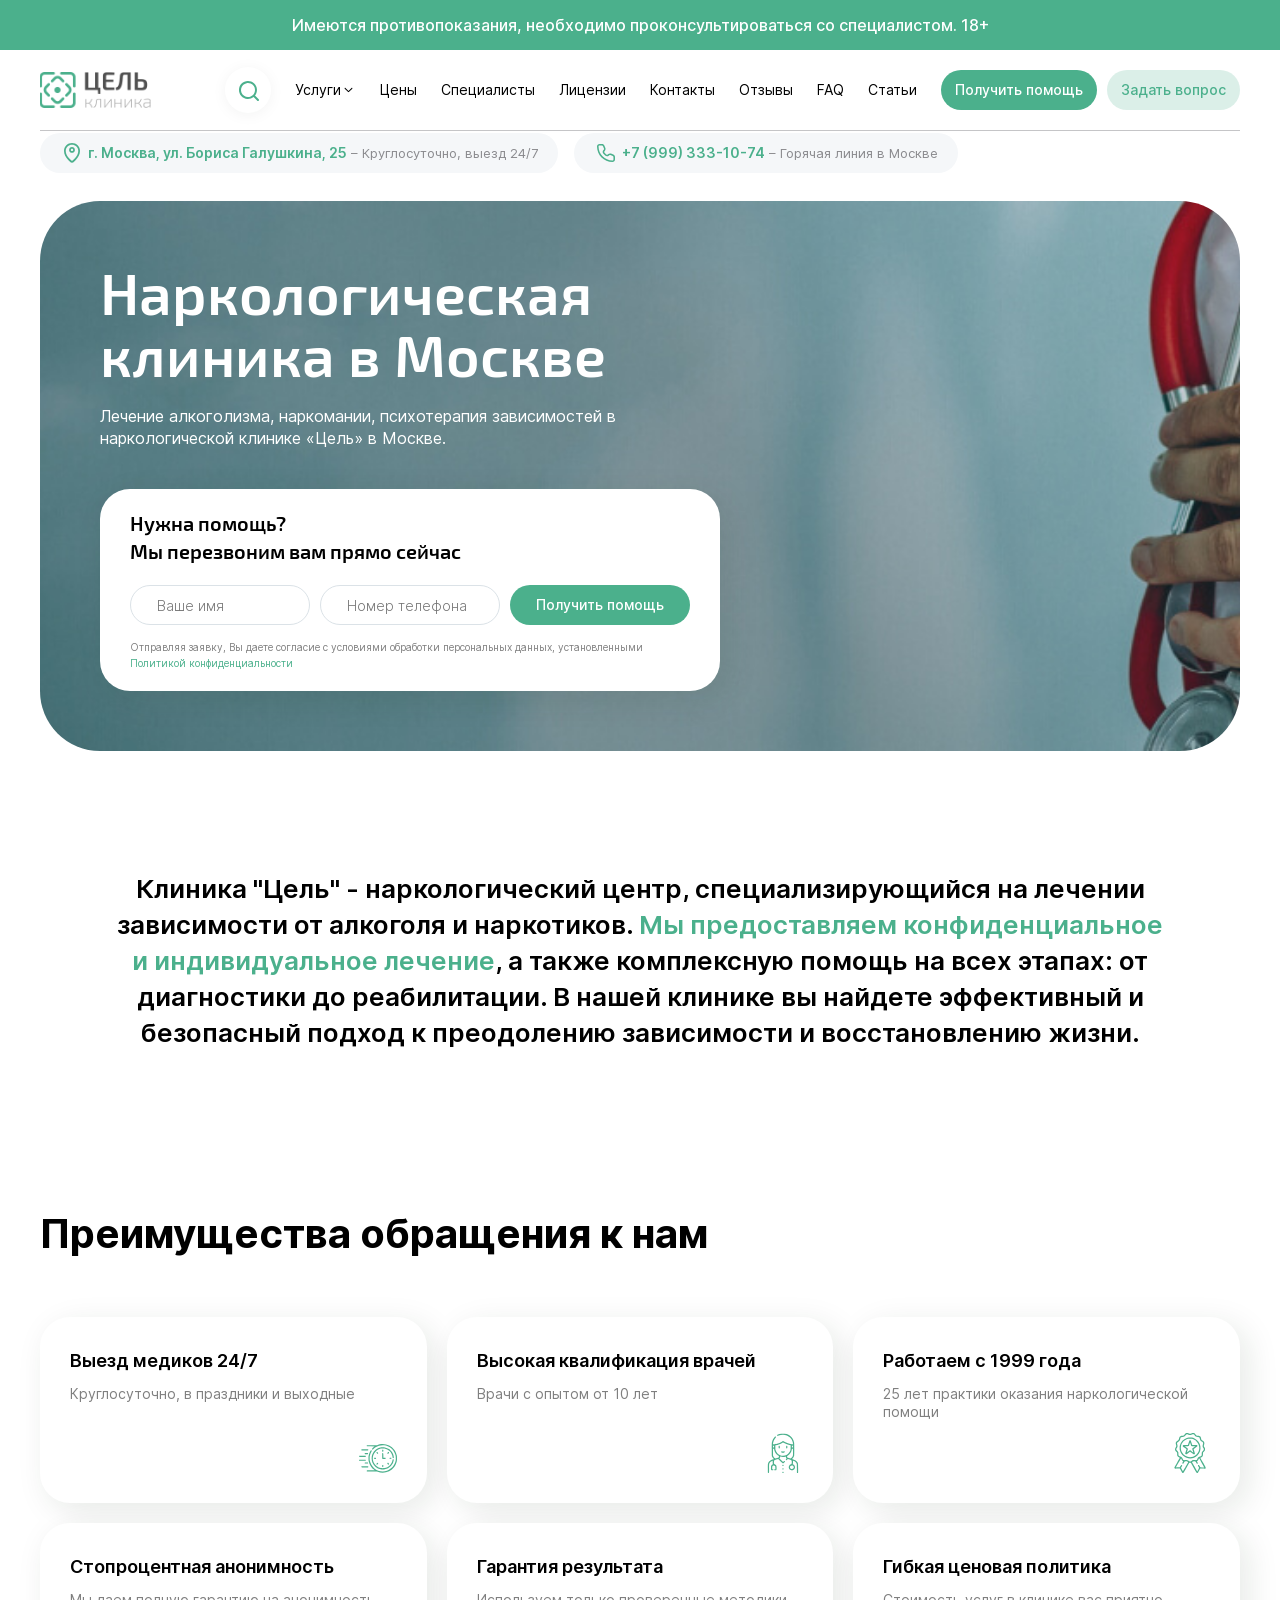
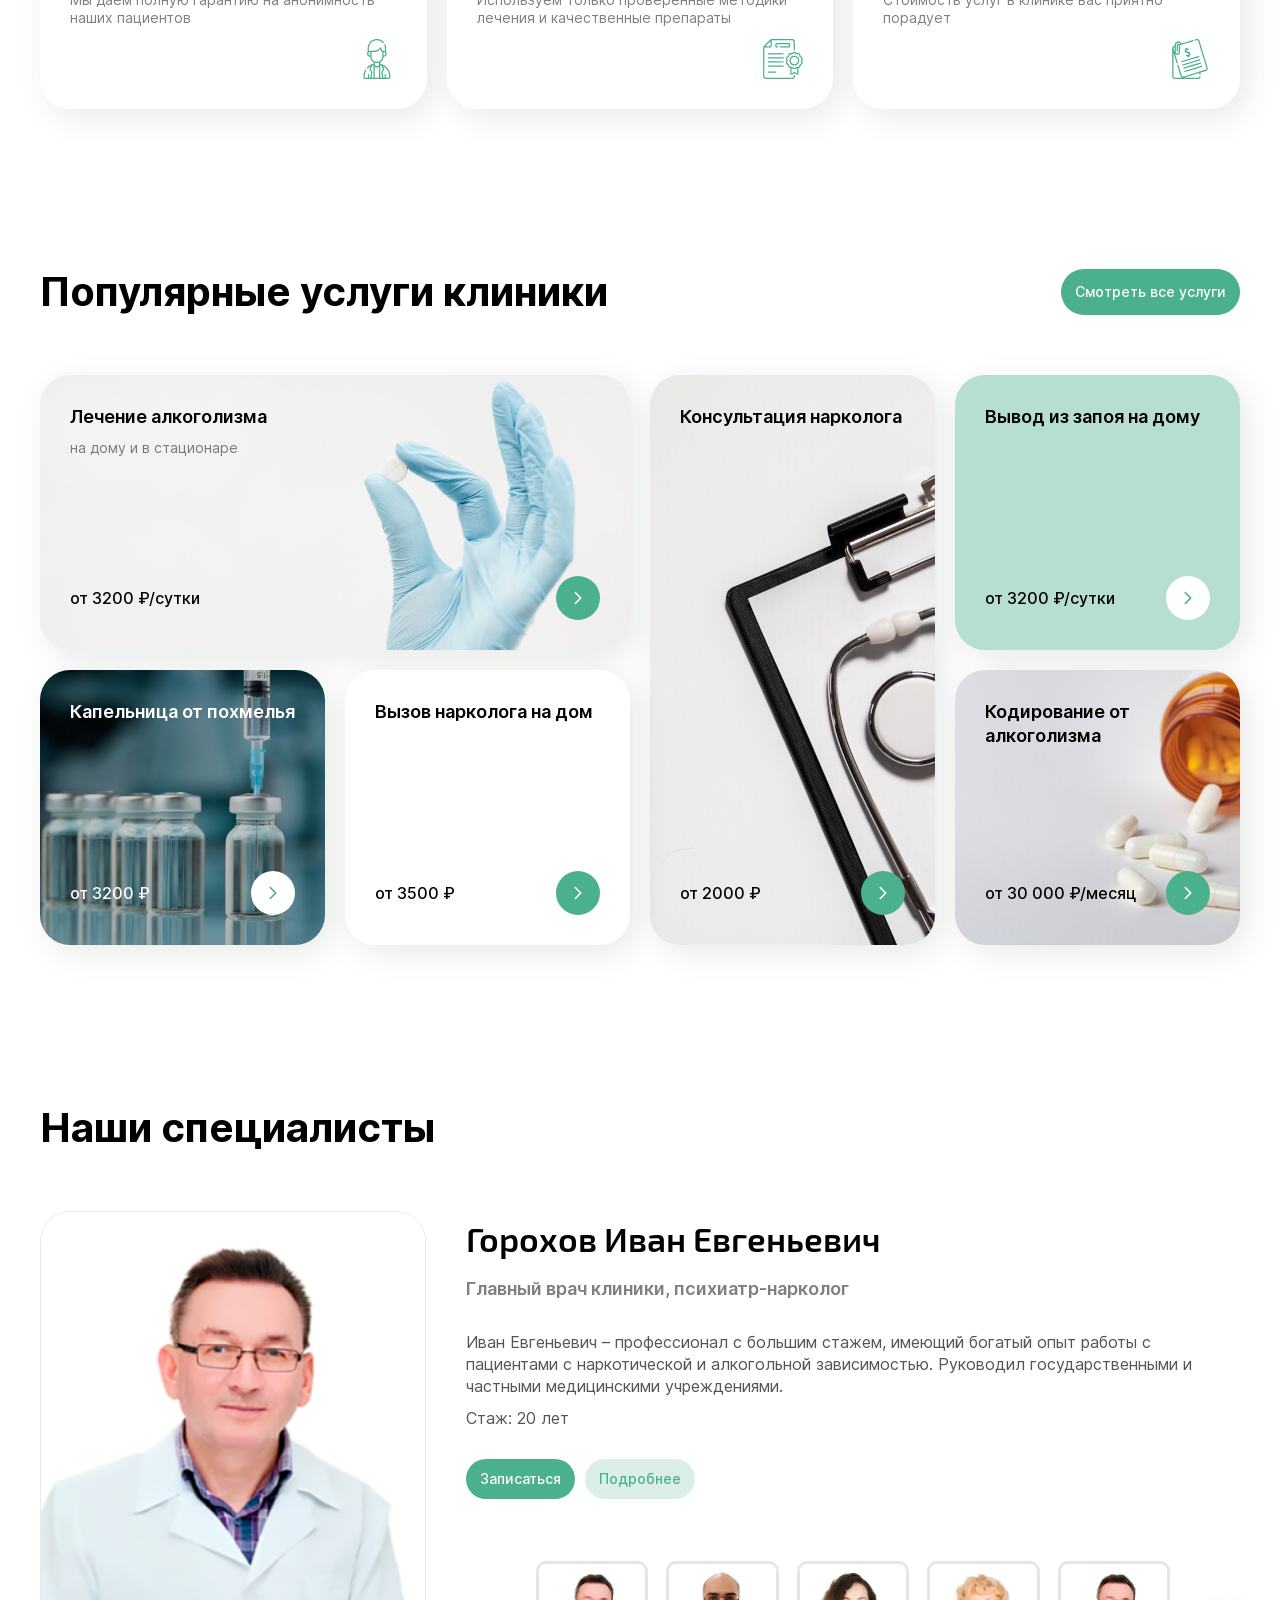
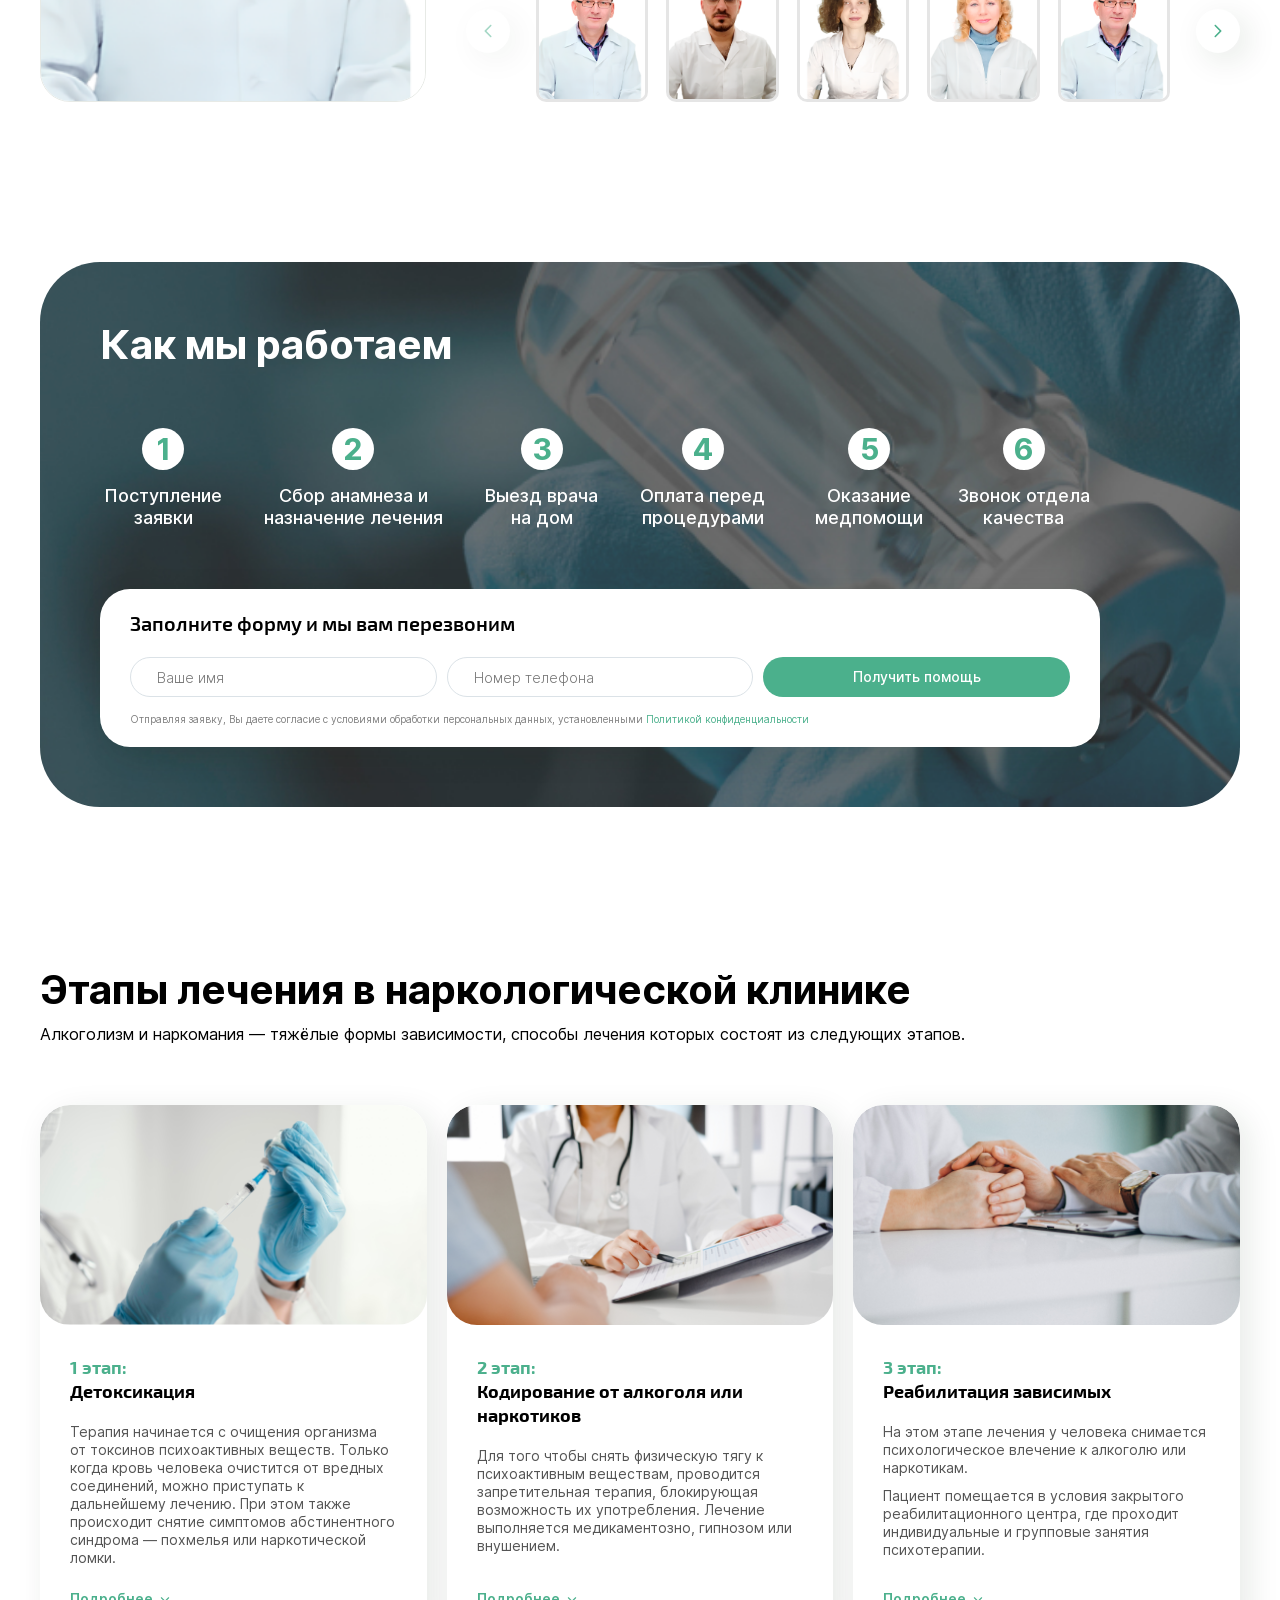
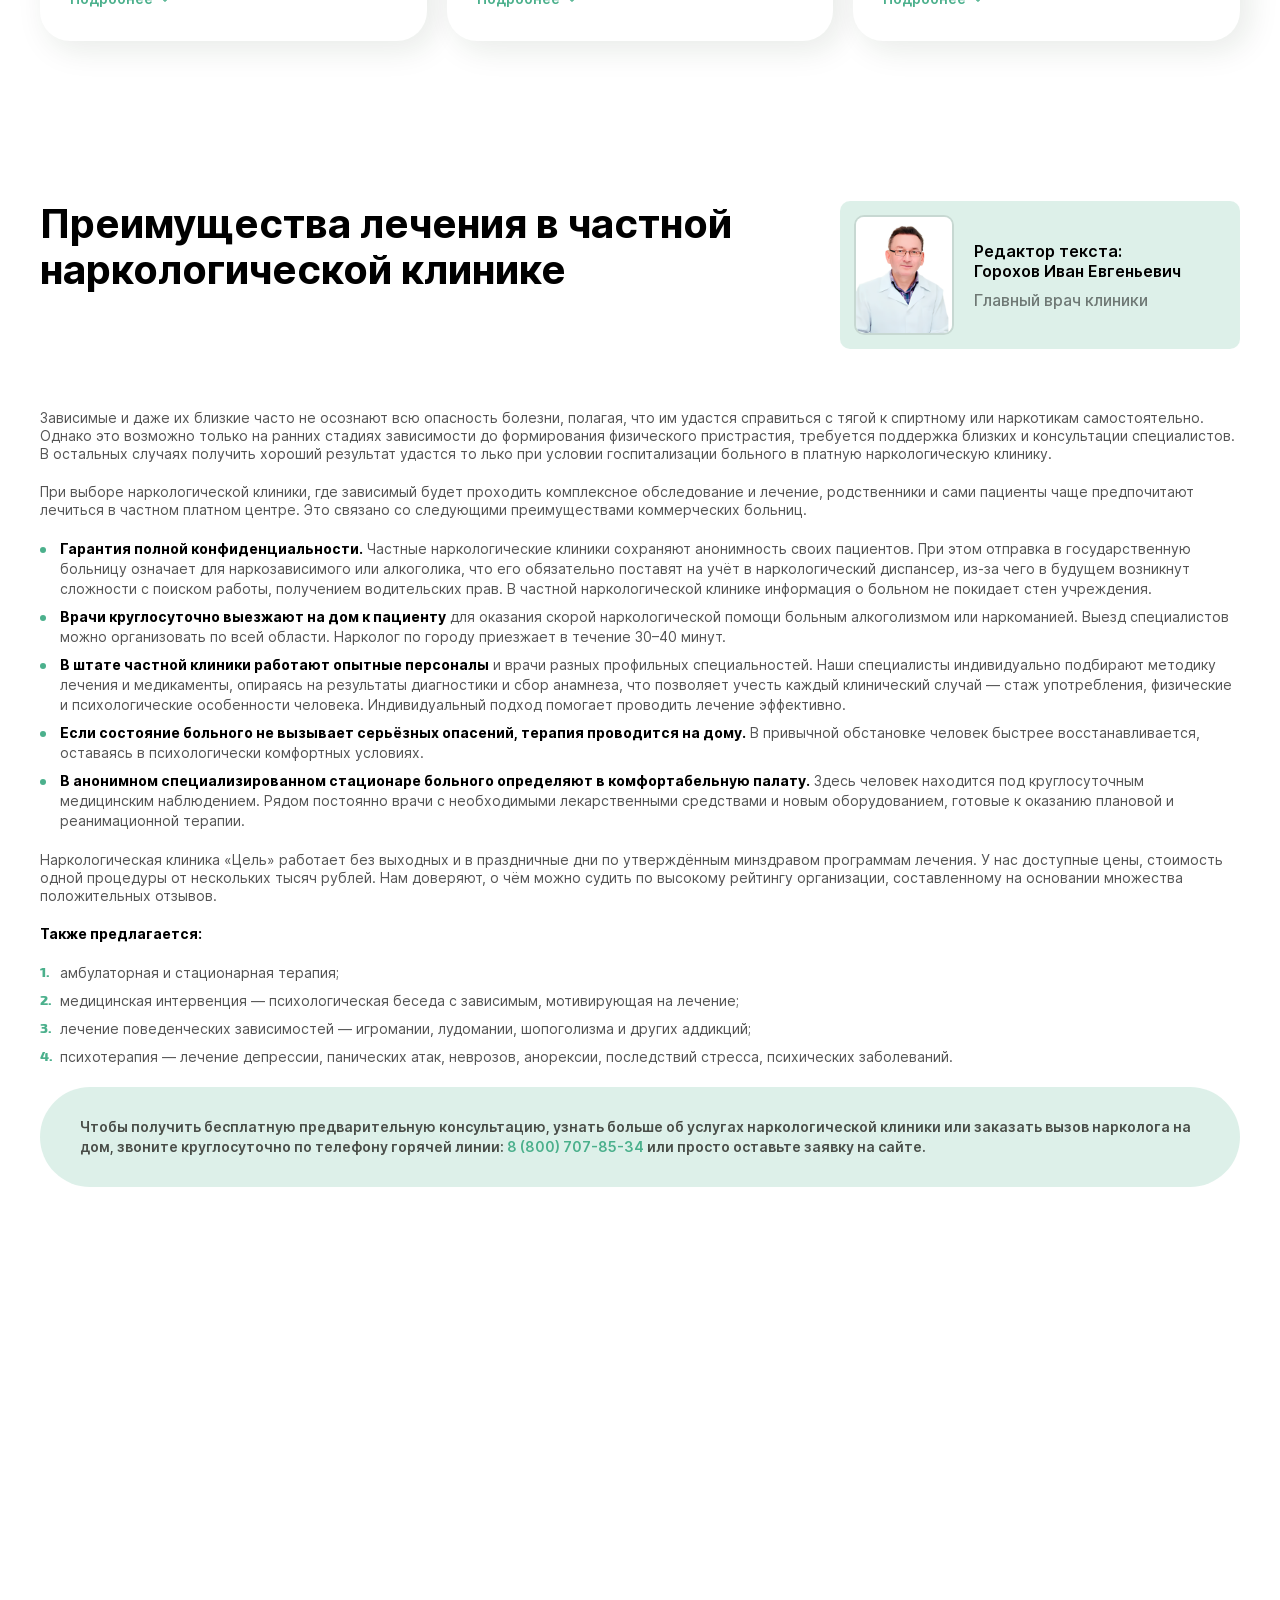
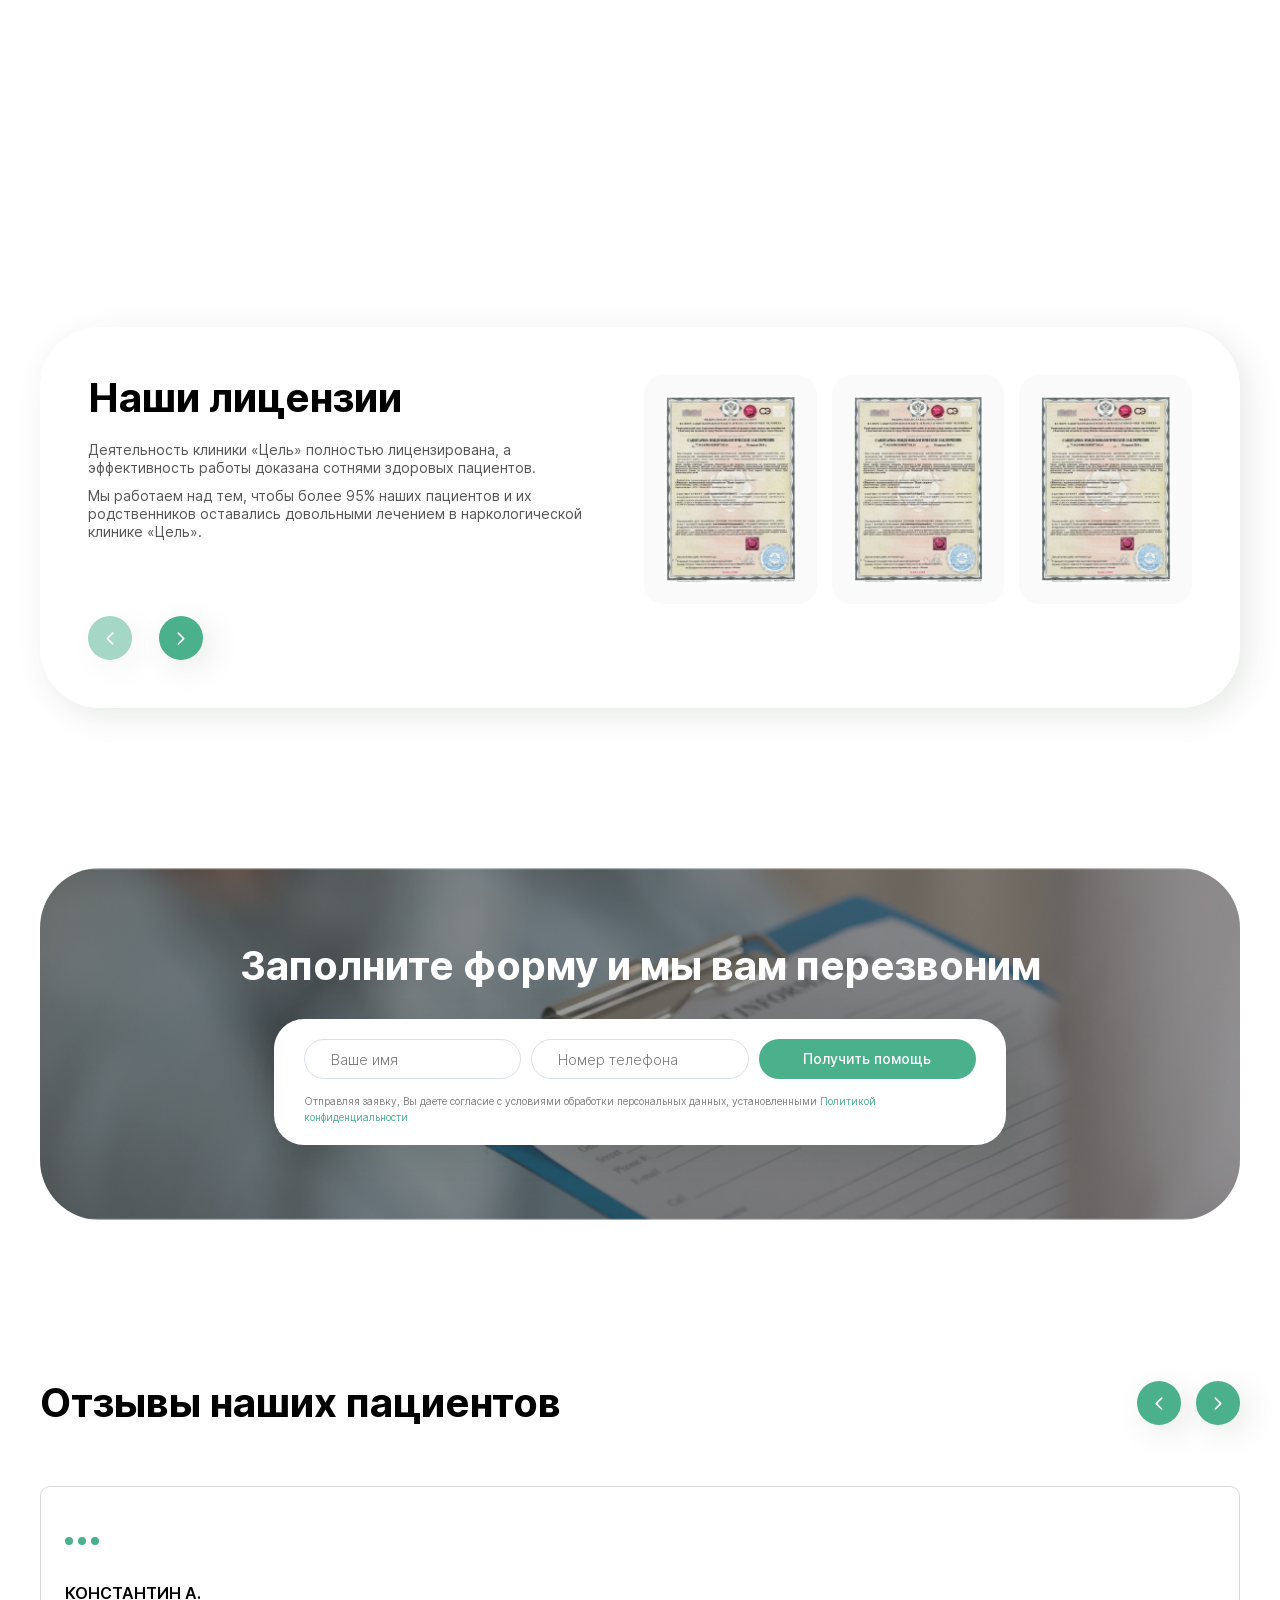
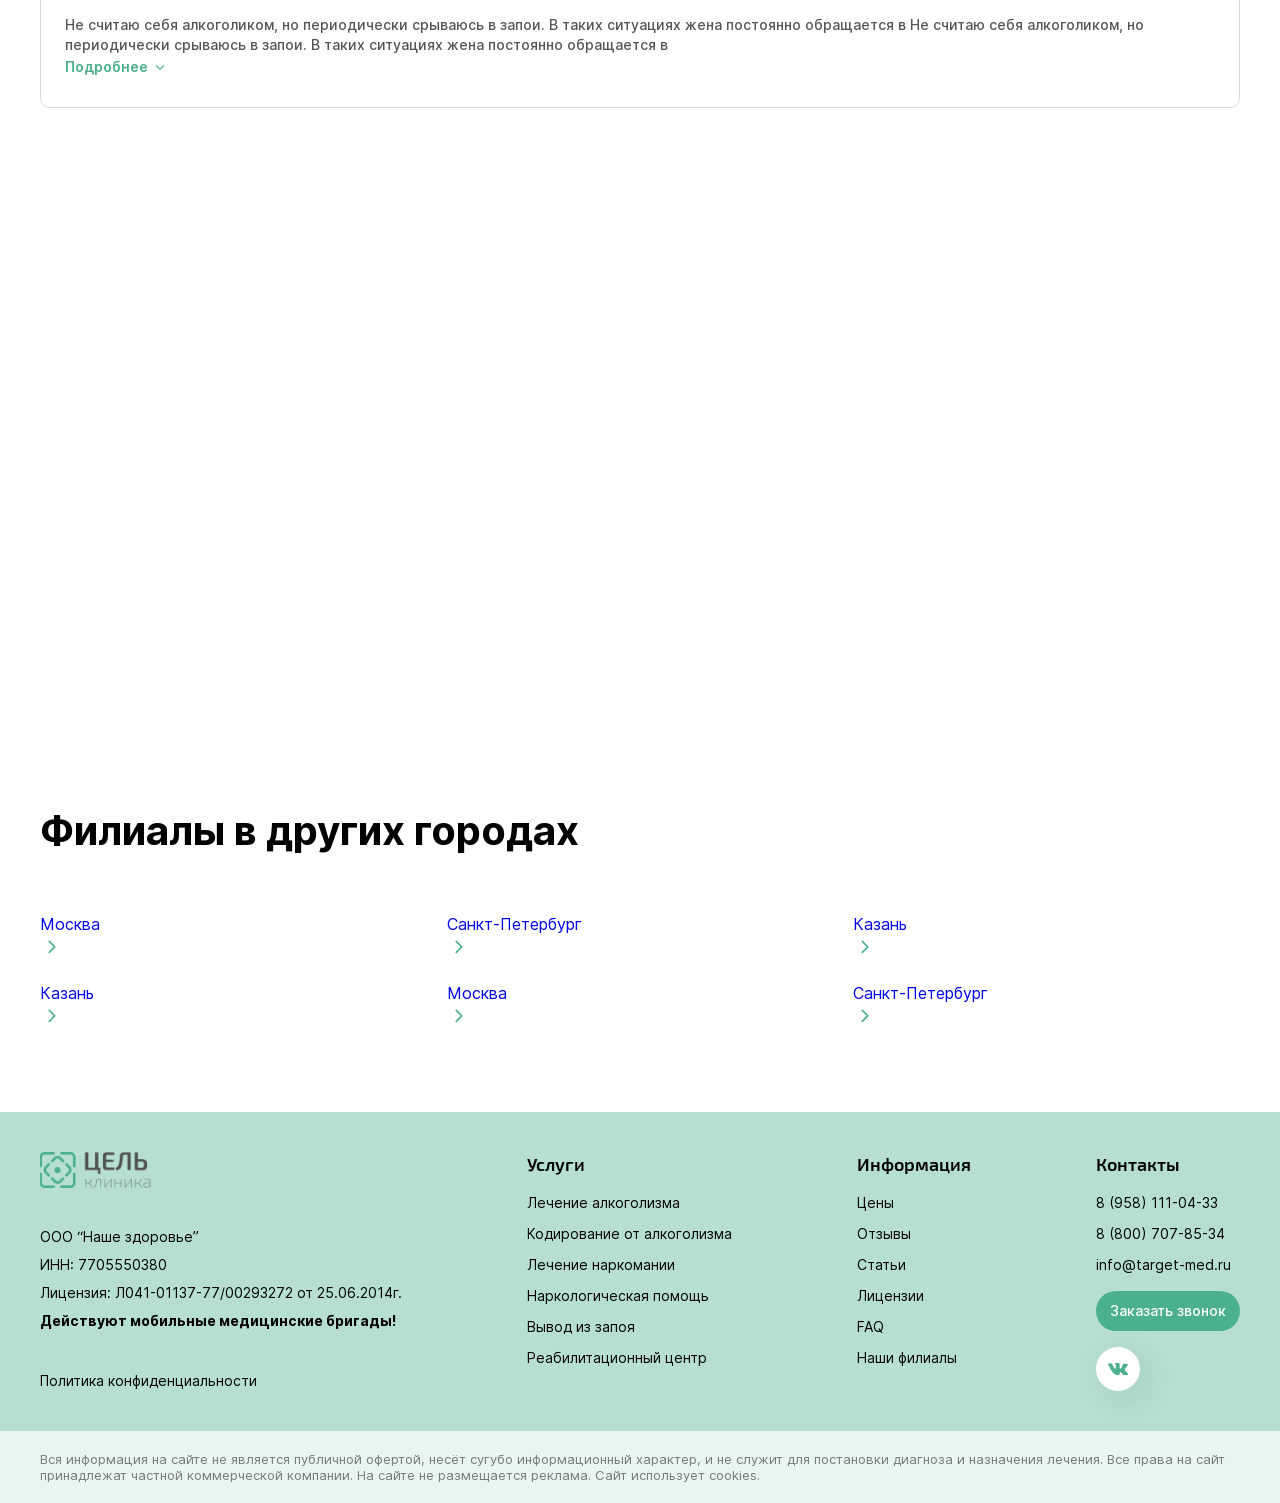
<file: index.html>
<!DOCTYPE html>
<html lang="ru">

<head>
    <meta charset="UTF-8">
    <meta name="viewport" content="width=device-width, initial-scale=1.0">
    <title>Главная</title>
    <link rel="stylesheet" href="assets/css/normalize.css">
    <link rel="stylesheet" href="assets/css/build/aos.css">
    <link rel="stylesheet" href="assets/css/build/swiper.css">
    <link rel="stylesheet" href="assets/css/build/fancybox.css">
    <link rel="stylesheet" href="assets/css/style.css">
    <script defer src="assets/js/build/aos.js"></script>
    <script defer src="assets/js/build/mask.js"></script>
    <script defer src="assets/js/build/swiper.js"></script>
    <script defer src="assets/js/build/fancybox.js"></script>
    <script defer src="assets/js/main.js"></script>
    <script type="text/javascript">
        document.addEventListener('DOMContentLoaded', function () {
            let flagMap = false;
            document.addEventListener('scroll', function () {
                const blockMap = document.getElementById('map');
                const posTop = blockMap.getBoundingClientRect().top;

                if (posTop < window.innerHeight && !flagMap) {
                    if (!document.querySelector('[src="https://api-maps.yandex.ru/2.1/?apikey=ваш API-ключ&lang=ru_RU"]')) {
                        const script = document.createElement('script');
                        script.type = 'text/javascript';
                        script.src = 'https://api-maps.yandex.ru/2.1/?apikey=ваш API-ключ&lang=ru_RU';
                        document.head.appendChild(script);
                    }

                    ymaps.ready(init);

                    function init() {
                        const map = document.querySelector('#map');

                        if (map) {
                            var myMap = new ymaps.Map("map", {
                                center: [47.228163, 39.714641],
                                zoom: 14,
                            });

                            var myPlacemark = new ymaps.Placemark([47.228163, 39.714641], {}, {
                                iconLayout: 'default#image',
                                iconImageHref: 'assets/img/icons/map-marker.svg',
                                iconImageSize: [30, 30],
                            });

                            myMap.geoObjects.add(myPlacemark);
                            myMap.behaviors.disable('scrollZoom');
                        }
                    }

                    flagMap = true;
                }
            });
        });
    </script>
</head>

<body>
    <div class="contraindications" data-aos="fade-down" data-aos-duration="600">
        <div class="contraindications__container container">
            <p class="contraindications__text">
                Имеются противопоказания, необходимо проконсультироваться со специалистом.&nbsp;18+
            </p>
        </div>
    </div>
    <header class="header">
        <div class="header__container container">
            <div class="header__wrapper">
                <a href="/" class="header__logo logo" data-aos="zoom-in" data-aos-duration="600">
                    <img src="assets/img/logo.svg" alt="" class="logo__img">
                </a>
                <button class="header__menu-open open-menu">
                    <svg width="24" height="24" viewBox="0 0 24 24" fill="none" xmlns="http://www.w3.org/2000/svg">
                        <path fill-rule="evenodd" clip-rule="evenodd"
                            d="M4 6.87179C4 6.39032 4.38783 6 4.86624 6H19.1338C19.6122 6 20 6.39032 20 6.87179C20 7.35327 19.6122 7.74359 19.1338 7.74359H4.86624C4.38783 7.74359 4 7.35327 4 6.87179ZM4 12C4 11.5185 4.38783 11.1282 4.86624 11.1282H19.1338C19.6122 11.1282 20 11.5185 20 12C20 12.4815 19.6122 12.8718 19.1338 12.8718H4.86624C4.38783 12.8718 4 12.4815 4 12ZM4 17.1282C4 16.6467 4.38783 16.2564 4.86624 16.2564H19.1338C19.6122 16.2564 20 16.6467 20 17.1282C20 17.6097 19.6122 18 19.1338 18H4.86624C4.38783 18 4 17.6097 4 17.1282Z"
                            fill="black" />
                    </svg>
                </button>
                <div class="header__content">
                    <div class="header__search-wrapper">
                        <button class="header__search-open search-open" data-aos="zoom-in" data-aos-duration="600">
                            <svg width="21" height="21" viewBox="0 0 21 21" fill="none"
                                xmlns="http://www.w3.org/2000/svg">
                                <path
                                    d="M20.7094 19.2899L16.9994 15.6099C18.4395 13.8143 19.1369 11.5352 18.9482 9.2412C18.7595 6.94721 17.6991 4.81269 15.9849 3.27655C14.2708 1.74041 12.0332 0.919414 9.73234 0.982375C7.43145 1.04534 5.24214 1.98747 3.61456 3.61505C1.98698 5.24263 1.04485 7.43194 0.981887 9.73283C0.918926 12.0337 1.73992 14.2713 3.27606 15.9854C4.8122 17.6996 6.94672 18.76 9.24072 18.9487C11.5347 19.1374 13.8138 18.44 15.6094 16.9999L19.2894 20.6799C19.3824 20.7736 19.493 20.848 19.6148 20.8988C19.7367 20.9496 19.8674 20.9757 19.9994 20.9757C20.1314 20.9757 20.2621 20.9496 20.384 20.8988C20.5059 20.848 20.6165 20.7736 20.7094 20.6799C20.8897 20.4934 20.9904 20.2442 20.9904 19.9849C20.9904 19.7256 20.8897 19.4764 20.7094 19.2899ZM9.99942 16.9999C8.61495 16.9999 7.26157 16.5894 6.11042 15.8202C4.95928 15.051 4.06207 13.9578 3.53226 12.6787C3.00245 11.3996 2.86382 9.99214 3.13392 8.63427C3.40402 7.27641 4.0707 6.02912 5.04967 5.05016C6.02864 4.07119 7.27592 3.4045 8.63378 3.13441C9.99165 2.86431 11.3991 3.00293 12.6782 3.53275C13.9573 4.06256 15.0505 4.95977 15.8197 6.11091C16.5889 7.26206 16.9994 8.61544 16.9994 9.9999C16.9994 11.8564 16.2619 13.6369 14.9492 14.9497C13.6364 16.2624 11.8559 16.9999 9.99942 16.9999Z"
                                    fill="#4BB08C" />
                            </svg>
                        </button>
                        <form action="/search/" method="post" class="header__search-form search-form">
                            <label class="search-form__label">
                                <input name="s" type="text" class="search-form__input" placeholder="Поиск по сайту">
                            </label>
                            <div class="search-form__btn-close search-close"></div>
                        </form>
                    </div>
                    <button class="header__menu-close close-menu">
                        <svg width="24" height="24" viewBox="0 0 24 24" fill="none" xmlns="http://www.w3.org/2000/svg">
                            <path d="M24 1L1 24" stroke="#000" stroke-width="3"></path>
                            <path d="M24 24L1 1" stroke="#000" stroke-width="3"></path>
                        </svg>
                    </button>
                    <nav class="header__menu menu" data-aos="zoom-in" data-aos-duration="600">
                        <ul class="menu__list">
                            <li class="menu__item menu-item">
                                <a href="#" class="menu__link">
                                    <span class="menu__link-text">
                                        Услуги
                                    </span>
                                    <span class="menu__link-icon">
                                        <svg width="15" height="16" viewBox="0 0 15 16" fill="none"
                                            xmlns="http://www.w3.org/2000/svg">
                                            <path fill-rule="evenodd" clip-rule="evenodd"
                                                d="M11.2701 5.93378C11.0704 5.73408 10.7467 5.73408 10.547 5.93378L7.49947 8.98128L4.45196 5.93378C4.25226 5.73408 3.92849 5.73408 3.72879 5.93378C3.52909 6.13348 3.52909 6.45725 3.72879 6.65695L7.13788 10.066C7.33758 10.2657 7.66136 10.2657 7.86106 10.066L11.2701 6.65695C11.4698 6.45725 11.4698 6.13348 11.2701 5.93378Z"
                                                fill="black" />
                                        </svg>
                                    </span>
                                </a>
                                <span class="menu__item-open-btn">
                                    <svg width="12" height="8" viewBox="0 0 12 8" fill="none"
                                        xmlns="http://www.w3.org/2000/svg">
                                        <path d="M11 1L6 6L1 1" stroke="#000" stroke-width="1.5"></path>
                                    </svg>
                                </span>
                                <ul class="menu__dropdown">
                                    <li class="menu__dropdown-item menu-item">
                                        <a href="#" class="menu__dropdown-link">
                                            <span class="menu__dropdown-link-text">
                                                Лечение алкоголизма
                                            </span>
                                            <span class="menu__dropdown-link-icon">
                                                <svg width="6" height="12" viewBox="0 0 6 12" fill="none"
                                                    xmlns="http://www.w3.org/2000/svg">
                                                    <path fill-rule="evenodd" clip-rule="evenodd"
                                                        d="M0.24471 0.972649C-0.0215564 1.23892 -0.0215564 1.67062 0.24471 1.93689L4.30805 6.00022L0.24471 10.0636C-0.0215564 10.3298 -0.0215564 10.7615 0.24471 11.0278C0.510977 11.2941 0.94268 11.2941 1.20895 11.0278L5.7544 6.48234C6.02067 6.21607 6.02067 5.78437 5.7544 5.5181L1.20895 0.972649C0.94268 0.706383 0.510977 0.706383 0.24471 0.972649Z"
                                                        fill="#545454" />
                                                </svg>
                                            </span>
                                        </a>
                                        <span class="menu__item-open-btn">
                                            <svg width="12" height="8" viewBox="0 0 12 8" fill="none"
                                                xmlns="http://www.w3.org/2000/svg">
                                                <path d="M11 1L6 6L1 1" stroke="#000" stroke-width="1.5"></path>
                                            </svg>
                                        </span>
                                        <ul class="menu__dropdown">
                                            <li class="menu__dropdown-item menu-item">
                                                <a href="#" class="menu__dropdown-link">
                                                    <span class="menu__dropdown-link-text">
                                                        Лечение алкоголизма на дому
                                                    </span>
                                                </a>
                                            </li>
                                            <li class="menu__dropdown-item menu-item">
                                                <a href="#" class="menu__dropdown-link">
                                                    <span class="menu__dropdown-link-text">
                                                        Помощь при алкоголизме
                                                    </span>
                                                </a>
                                            </li>
                                            <li class="menu__dropdown-item menu-item">
                                                <a href="#" class="menu__dropdown-link">
                                                    <span class="menu__dropdown-link-text">
                                                        Принудительное лечение алкоголизма
                                                    </span>
                                                </a>
                                            </li>
                                            <li class="menu__dropdown-item menu-item">
                                                <a href="#" class="menu__dropdown-link">
                                                    <span class="menu__dropdown-link-text">
                                                        Лечение подросткового и детского алкоголизма
                                                    </span>
                                                </a>
                                            </li>
                                            <li class="menu__dropdown-item menu-item">
                                                <a href="#" class="menu__dropdown-link">
                                                    <span class="menu__dropdown-link-text">
                                                        Лечение хронического алкоголизма
                                                    </span>
                                                </a>
                                            </li>
                                            <li class="menu__dropdown-item menu-item">
                                                <a href="#" class="menu__dropdown-link">
                                                    <span class="menu__dropdown-link-text">
                                                        Лечение алкоголизма в стационаре
                                                    </span>
                                                </a>
                                            </li>
                                            <li class="menu__dropdown-item menu-item">
                                                <a href="#" class="menu__dropdown-link">
                                                    <span class="menu__dropdown-link-text">
                                                        Помощь при алкогольном отравлении
                                                    </span>
                                                </a>
                                            </li>
                                            <li class="menu__dropdown-item menu-item">
                                                <a href="#" class="menu__dropdown-link">
                                                    <span class="menu__dropdown-link-text">
                                                        Лечение пивного алкоголизма
                                                    </span>
                                                </a>
                                            </li>
                                            <li class="menu__dropdown-item menu-item">
                                                <a href="#" class="menu__dropdown-link">
                                                    <span class="menu__dropdown-link-text">
                                                        Лечение женского алкоголизма
                                                    </span>
                                                </a>
                                            </li>
                                        </ul>
                                    </li>
                                    <li class="menu__dropdown-item menu-item">
                                        <a href="#" class="menu__dropdown-link">
                                            <span class="menu__dropdown-link-text">
                                                Кодирование от алкоголизма
                                            </span>
                                            <span class="menu__dropdown-link-icon">
                                                <svg width="6" height="12" viewBox="0 0 6 12" fill="none"
                                                    xmlns="http://www.w3.org/2000/svg">
                                                    <path fill-rule="evenodd" clip-rule="evenodd"
                                                        d="M0.24471 0.972649C-0.0215564 1.23892 -0.0215564 1.67062 0.24471 1.93689L4.30805 6.00022L0.24471 10.0636C-0.0215564 10.3298 -0.0215564 10.7615 0.24471 11.0278C0.510977 11.2941 0.94268 11.2941 1.20895 11.0278L5.7544 6.48234C6.02067 6.21607 6.02067 5.78437 5.7544 5.5181L1.20895 0.972649C0.94268 0.706383 0.510977 0.706383 0.24471 0.972649Z"
                                                        fill="#545454" />
                                                </svg>
                                            </span>
                                        </a>
                                        <span class="menu__item-open-btn">
                                            <svg width="12" height="8" viewBox="0 0 12 8" fill="none"
                                                xmlns="http://www.w3.org/2000/svg">
                                                <path d="M11 1L6 6L1 1" stroke="#000" stroke-width="1.5"></path>
                                            </svg>
                                        </span>
                                        <ul class="menu__dropdown">
                                            <li class="menu__dropdown-item menu-item">
                                                <a href="#" class="menu__dropdown-link">
                                                    <span class="menu__dropdown-link-text">
                                                        Лечение алкоголизма на дому
                                                    </span>
                                                </a>
                                            </li>
                                            <li class="menu__dropdown-item menu-item">
                                                <a href="#" class="menu__dropdown-link">
                                                    <span class="menu__dropdown-link-text">
                                                        Помощь при алкоголизме
                                                    </span>
                                                </a>
                                            </li>
                                            <li class="menu__dropdown-item menu-item">
                                                <a href="#" class="menu__dropdown-link">
                                                    <span class="menu__dropdown-link-text">
                                                        Принудительное лечение алкоголизма
                                                    </span>
                                                </a>
                                            </li>
                                            <li class="menu__dropdown-item menu-item">
                                                <a href="#" class="menu__dropdown-link">
                                                    <span class="menu__dropdown-link-text">
                                                        Лечение подросткового и детского алкоголизмаs
                                                    </span>
                                                </a>
                                            </li>
                                            <li class="menu__dropdown-item menu-item">
                                                <a href="#" class="menu__dropdown-link">
                                                    <span class="menu__dropdown-link-text">
                                                        Лечение хронического алкоголизма
                                                    </span>
                                                </a>
                                            </li>
                                            <li class="menu__dropdown-item menu-item">
                                                <a href="#" class="menu__dropdown-link">
                                                    <span class="menu__dropdown-link-text">
                                                        Лечение алкоголизма в стационаре
                                                    </span>
                                                </a>
                                            </li>
                                            <li class="menu__dropdown-item menu-item">
                                                <a href="#" class="menu__dropdown-link">
                                                    <span class="menu__dropdown-link-text">
                                                        Помощь при алкогольном отравлении
                                                    </span>
                                                </a>
                                            </li>
                                            <li class="menu__dropdown-item menu-item">
                                                <a href="#" class="menu__dropdown-link">
                                                    <span class="menu__dropdown-link-text">
                                                        Лечение пивного алкоголизма
                                                    </span>
                                                </a>
                                            </li>
                                            <li class="menu__dropdown-item menu-item">
                                                <a href="#" class="menu__dropdown-link">
                                                    <span class="menu__dropdown-link-text">
                                                        Лечение женского алкоголизма
                                                    </span>
                                                </a>
                                            </li>
                                        </ul>
                                    </li>
                                    <li class="menu__dropdown-item menu-item">
                                        <a href="#" class="menu__dropdown-link">
                                            <span class="menu__dropdown-link-text">
                                                Лечение наркомании
                                            </span>
                                            <span class="menu__dropdown-link-icon">
                                                <svg width="6" height="12" viewBox="0 0 6 12" fill="none"
                                                    xmlns="http://www.w3.org/2000/svg">
                                                    <path fill-rule="evenodd" clip-rule="evenodd"
                                                        d="M0.24471 0.972649C-0.0215564 1.23892 -0.0215564 1.67062 0.24471 1.93689L4.30805 6.00022L0.24471 10.0636C-0.0215564 10.3298 -0.0215564 10.7615 0.24471 11.0278C0.510977 11.2941 0.94268 11.2941 1.20895 11.0278L5.7544 6.48234C6.02067 6.21607 6.02067 5.78437 5.7544 5.5181L1.20895 0.972649C0.94268 0.706383 0.510977 0.706383 0.24471 0.972649Z"
                                                        fill="#545454" />
                                                </svg>
                                            </span>
                                        </a>
                                        <span class="menu__item-open-btn">
                                            <svg width="12" height="8" viewBox="0 0 12 8" fill="none"
                                                xmlns="http://www.w3.org/2000/svg">
                                                <path d="M11 1L6 6L1 1" stroke="#000" stroke-width="1.5"></path>
                                            </svg>
                                        </span>
                                        <ul class="menu__dropdown">
                                            <li class="menu__dropdown-item menu-item">
                                                <a href="#" class="menu__dropdown-link">
                                                    <span class="menu__dropdown-link-text">
                                                        Лечение алкоголизма на дому
                                                    </span>
                                                </a>
                                            </li>
                                            <li class="menu__dropdown-item menu-item">
                                                <a href="#" class="menu__dropdown-link">
                                                    <span class="menu__dropdown-link-text">
                                                        Помощь при алкоголизме
                                                    </span>
                                                </a>
                                            </li>
                                            <li class="menu__dropdown-item menu-item">
                                                <a href="#" class="menu__dropdown-link">
                                                    <span class="menu__dropdown-link-text">
                                                        Принудительное лечение алкоголизма
                                                    </span>
                                                </a>
                                            </li>
                                            <li class="menu__dropdown-item menu-item">
                                                <a href="#" class="menu__dropdown-link">
                                                    <span class="menu__dropdown-link-text">
                                                        Лечение подросткового и детского алкоголизмаs
                                                    </span>
                                                </a>
                                            </li>
                                            <li class="menu__dropdown-item menu-item">
                                                <a href="#" class="menu__dropdown-link">
                                                    <span class="menu__dropdown-link-text">
                                                        Лечение хронического алкоголизма
                                                    </span>
                                                </a>
                                            </li>
                                            <li class="menu__dropdown-item menu-item">
                                                <a href="#" class="menu__dropdown-link">
                                                    <span class="menu__dropdown-link-text">
                                                        Лечение алкоголизма в стационаре
                                                    </span>
                                                </a>
                                            </li>
                                            <li class="menu__dropdown-item menu-item">
                                                <a href="#" class="menu__dropdown-link">
                                                    <span class="menu__dropdown-link-text">
                                                        Помощь при алкогольном отравлении
                                                    </span>
                                                </a>
                                            </li>
                                            <li class="menu__dropdown-item menu-item">
                                                <a href="#" class="menu__dropdown-link">
                                                    <span class="menu__dropdown-link-text">
                                                        Лечение пивного алкоголизма
                                                    </span>
                                                </a>
                                            </li>
                                            <li class="menu__dropdown-item menu-item">
                                                <a href="#" class="menu__dropdown-link">
                                                    <span class="menu__dropdown-link-text">
                                                        Лечение женского алкоголизма
                                                    </span>
                                                </a>
                                            </li>
                                        </ul>
                                    </li>
                                    <li class="menu__dropdown-item menu-item">
                                        <a href="#" class="menu__dropdown-link">
                                            <span class="menu__dropdown-link-text">
                                                Наркологическая помощь
                                            </span>
                                            <span class="menu__dropdown-link-icon">
                                                <svg width="6" height="12" viewBox="0 0 6 12" fill="none"
                                                    xmlns="http://www.w3.org/2000/svg">
                                                    <path fill-rule="evenodd" clip-rule="evenodd"
                                                        d="M0.24471 0.972649C-0.0215564 1.23892 -0.0215564 1.67062 0.24471 1.93689L4.30805 6.00022L0.24471 10.0636C-0.0215564 10.3298 -0.0215564 10.7615 0.24471 11.0278C0.510977 11.2941 0.94268 11.2941 1.20895 11.0278L5.7544 6.48234C6.02067 6.21607 6.02067 5.78437 5.7544 5.5181L1.20895 0.972649C0.94268 0.706383 0.510977 0.706383 0.24471 0.972649Z"
                                                        fill="#545454" />
                                                </svg>
                                            </span>
                                        </a>
                                        <span class="menu__item-open-btn">
                                            <svg width="12" height="8" viewBox="0 0 12 8" fill="none"
                                                xmlns="http://www.w3.org/2000/svg">
                                                <path d="M11 1L6 6L1 1" stroke="#000" stroke-width="1.5"></path>
                                            </svg>
                                        </span>
                                        <ul class="menu__dropdown">
                                            <li class="menu__dropdown-item menu-item">
                                                <a href="#" class="menu__dropdown-link">
                                                    <span class="menu__dropdown-link-text">
                                                        Лечение алкоголизма на дому
                                                    </span>
                                                </a>
                                            </li>
                                            <li class="menu__dropdown-item menu-item">
                                                <a href="#" class="menu__dropdown-link">
                                                    <span class="menu__dropdown-link-text">
                                                        Помощь при алкоголизме
                                                    </span>
                                                </a>
                                            </li>
                                            <li class="menu__dropdown-item menu-item">
                                                <a href="#" class="menu__dropdown-link">
                                                    <span class="menu__dropdown-link-text">
                                                        Принудительное лечение алкоголизма
                                                    </span>
                                                </a>
                                            </li>
                                            <li class="menu__dropdown-item menu-item">
                                                <a href="#" class="menu__dropdown-link">
                                                    <span class="menu__dropdown-link-text">
                                                        Лечение подросткового и детского алкоголизмаs
                                                    </span>
                                                </a>
                                            </li>
                                            <li class="menu__dropdown-item menu-item">
                                                <a href="#" class="menu__dropdown-link">
                                                    <span class="menu__dropdown-link-text">
                                                        Лечение хронического алкоголизма
                                                    </span>
                                                </a>
                                            </li>
                                            <li class="menu__dropdown-item menu-item">
                                                <a href="#" class="menu__dropdown-link">
                                                    <span class="menu__dropdown-link-text">
                                                        Лечение алкоголизма в стационаре
                                                    </span>
                                                </a>
                                            </li>
                                            <li class="menu__dropdown-item menu-item">
                                                <a href="#" class="menu__dropdown-link">
                                                    <span class="menu__dropdown-link-text">
                                                        Помощь при алкогольном отравлении
                                                    </span>
                                                </a>
                                            </li>
                                            <li class="menu__dropdown-item menu-item">
                                                <a href="#" class="menu__dropdown-link">
                                                    <span class="menu__dropdown-link-text">
                                                        Лечение пивного алкоголизма
                                                    </span>
                                                </a>
                                            </li>
                                            <li class="menu__dropdown-item menu-item">
                                                <a href="#" class="menu__dropdown-link">
                                                    <span class="menu__dropdown-link-text">
                                                        Лечение женского алкоголизма
                                                    </span>
                                                </a>
                                            </li>
                                        </ul>
                                    </li>
                                    <li class="menu__dropdown-item menu-item">
                                        <a href="#" class="menu__dropdown-link">
                                            <span class="menu__dropdown-link-text">
                                                Вывод из запоя
                                            </span>
                                            <span class="menu__dropdown-link-icon">
                                                <svg width="6" height="12" viewBox="0 0 6 12" fill="none"
                                                    xmlns="http://www.w3.org/2000/svg">
                                                    <path fill-rule="evenodd" clip-rule="evenodd"
                                                        d="M0.24471 0.972649C-0.0215564 1.23892 -0.0215564 1.67062 0.24471 1.93689L4.30805 6.00022L0.24471 10.0636C-0.0215564 10.3298 -0.0215564 10.7615 0.24471 11.0278C0.510977 11.2941 0.94268 11.2941 1.20895 11.0278L5.7544 6.48234C6.02067 6.21607 6.02067 5.78437 5.7544 5.5181L1.20895 0.972649C0.94268 0.706383 0.510977 0.706383 0.24471 0.972649Z"
                                                        fill="#545454" />
                                                </svg>
                                            </span>
                                        </a>
                                        <span class="menu__item-open-btn">
                                            <svg width="12" height="8" viewBox="0 0 12 8" fill="none"
                                                xmlns="http://www.w3.org/2000/svg">
                                                <path d="M11 1L6 6L1 1" stroke="#000" stroke-width="1.5"></path>
                                            </svg>
                                        </span>
                                        <ul class="menu__dropdown">
                                            <li class="menu__dropdown-item menu-item">
                                                <a href="#" class="menu__dropdown-link">
                                                    <span class="menu__dropdown-link-text">
                                                        Лечение алкоголизма на дому
                                                    </span>
                                                </a>
                                            </li>
                                            <li class="menu__dropdown-item menu-item">
                                                <a href="#" class="menu__dropdown-link">
                                                    <span class="menu__dropdown-link-text">
                                                        Помощь при алкоголизме
                                                    </span>
                                                </a>
                                            </li>
                                            <li class="menu__dropdown-item menu-item">
                                                <a href="#" class="menu__dropdown-link">
                                                    <span class="menu__dropdown-link-text">
                                                        Принудительное лечение алкоголизма
                                                    </span>
                                                </a>
                                            </li>
                                            <li class="menu__dropdown-item menu-item">
                                                <a href="#" class="menu__dropdown-link">
                                                    <span class="menu__dropdown-link-text">
                                                        Лечение подросткового и детского алкоголизмаs
                                                    </span>
                                                </a>
                                            </li>
                                            <li class="menu__dropdown-item menu-item">
                                                <a href="#" class="menu__dropdown-link">
                                                    <span class="menu__dropdown-link-text">
                                                        Лечение хронического алкоголизма
                                                    </span>
                                                </a>
                                            </li>
                                            <li class="menu__dropdown-item menu-item">
                                                <a href="#" class="menu__dropdown-link">
                                                    <span class="menu__dropdown-link-text">
                                                        Лечение алкоголизма в стационаре
                                                    </span>
                                                </a>
                                            </li>
                                            <li class="menu__dropdown-item menu-item">
                                                <a href="#" class="menu__dropdown-link">
                                                    <span class="menu__dropdown-link-text">
                                                        Помощь при алкогольном отравлении
                                                    </span>
                                                </a>
                                            </li>
                                            <li class="menu__dropdown-item menu-item">
                                                <a href="#" class="menu__dropdown-link">
                                                    <span class="menu__dropdown-link-text">
                                                        Лечение пивного алкоголизма
                                                    </span>
                                                </a>
                                            </li>
                                            <li class="menu__dropdown-item menu-item">
                                                <a href="#" class="menu__dropdown-link">
                                                    <span class="menu__dropdown-link-text">
                                                        Лечение женского алкоголизма
                                                    </span>
                                                </a>
                                            </li>
                                        </ul>
                                    </li>
                                    <li class="menu__dropdown-item menu-item">
                                        <a href="#" class="menu__dropdown-link">
                                            <span class="menu__dropdown-link-text">
                                                Реабилитационный центр
                                            </span>
                                            <span class="menu__dropdown-link-icon">
                                                <svg width="6" height="12" viewBox="0 0 6 12" fill="none"
                                                    xmlns="http://www.w3.org/2000/svg">
                                                    <path fill-rule="evenodd" clip-rule="evenodd"
                                                        d="M0.24471 0.972649C-0.0215564 1.23892 -0.0215564 1.67062 0.24471 1.93689L4.30805 6.00022L0.24471 10.0636C-0.0215564 10.3298 -0.0215564 10.7615 0.24471 11.0278C0.510977 11.2941 0.94268 11.2941 1.20895 11.0278L5.7544 6.48234C6.02067 6.21607 6.02067 5.78437 5.7544 5.5181L1.20895 0.972649C0.94268 0.706383 0.510977 0.706383 0.24471 0.972649Z"
                                                        fill="#545454" />
                                                </svg>
                                            </span>
                                        </a>
                                        <span class="menu__item-open-btn">
                                            <svg width="12" height="8" viewBox="0 0 12 8" fill="none"
                                                xmlns="http://www.w3.org/2000/svg">
                                                <path d="M11 1L6 6L1 1" stroke="#000" stroke-width="1.5"></path>
                                            </svg>
                                        </span>
                                        <ul class="menu__dropdown">
                                            <li class="menu__dropdown-item menu-item">
                                                <a href="#" class="menu__dropdown-link">
                                                    <span class="menu__dropdown-link-text">
                                                        Лечение алкоголизма на дому
                                                    </span>
                                                </a>
                                            </li>
                                            <li class="menu__dropdown-item menu-item">
                                                <a href="#" class="menu__dropdown-link">
                                                    <span class="menu__dropdown-link-text">
                                                        Помощь при алкоголизме
                                                    </span>
                                                </a>
                                            </li>
                                            <li class="menu__dropdown-item menu-item">
                                                <a href="#" class="menu__dropdown-link">
                                                    <span class="menu__dropdown-link-text">
                                                        Принудительное лечение алкоголизма
                                                    </span>
                                                </a>
                                            </li>
                                            <li class="menu__dropdown-item menu-item">
                                                <a href="#" class="menu__dropdown-link">
                                                    <span class="menu__dropdown-link-text">
                                                        Лечение подросткового и детского алкоголизмаs
                                                    </span>
                                                </a>
                                            </li>
                                            <li class="menu__dropdown-item menu-item">
                                                <a href="#" class="menu__dropdown-link">
                                                    <span class="menu__dropdown-link-text">
                                                        Лечение хронического алкоголизма
                                                    </span>
                                                </a>
                                            </li>
                                            <li class="menu__dropdown-item menu-item">
                                                <a href="#" class="menu__dropdown-link">
                                                    <span class="menu__dropdown-link-text">
                                                        Лечение алкоголизма в стационаре
                                                    </span>
                                                </a>
                                            </li>
                                            <li class="menu__dropdown-item menu-item">
                                                <a href="#" class="menu__dropdown-link">
                                                    <span class="menu__dropdown-link-text">
                                                        Помощь при алкогольном отравлении
                                                    </span>
                                                </a>
                                            </li>
                                            <li class="menu__dropdown-item menu-item">
                                                <a href="#" class="menu__dropdown-link">
                                                    <span class="menu__dropdown-link-text">
                                                        Лечение пивного алкоголизма
                                                    </span>
                                                </a>
                                            </li>
                                            <li class="menu__dropdown-item menu-item">
                                                <a href="#" class="menu__dropdown-link">
                                                    <span class="menu__dropdown-link-text">
                                                        Лечение женского алкоголизма
                                                    </span>
                                                </a>
                                            </li>
                                        </ul>
                                    </li>
                                </ul>
                            </li>
                            <li class="menu__item menu-item">
                                <a href="#" class="menu__link">
                                    <span class="menu__link-text">
                                        Цены
                                    </span>
                                </a>
                            </li>
                            <li class="menu__item menu-item">
                                <a href="#" class="menu__link">
                                    <span class="menu__link-text">
                                        Специалисты
                                    </span>
                                </a>
                            </li>
                            <li class="menu__item menu-item">
                                <a href="#" class="menu__link">
                                    <span class="menu__link-text">
                                        Лицензии
                                    </span>
                                </a>
                            </li>
                            <li class="menu__item menu-item">
                                <a href="#" class="menu__link">
                                    <span class="menu__link-text">
                                        Контакты
                                    </span>
                                </a>
                            </li>
                            <li class="menu__item menu-item">
                                <a href="#" class="menu__link">
                                    <span class="menu__link-text">
                                        Отзывы
                                    </span>
                                </a>
                            </li>
                            <li class="menu__item menu-item">
                                <a href="#" class="menu__link">
                                    <span class="menu__link-text">
                                        FAQ
                                    </span>
                                </a>
                            </li>
                            <li class="menu__item menu-item">
                                <a href="#" class="menu__link">
                                    <span class="menu__link-text">
                                        Статьи
                                    </span>
                                </a>
                            </li>
                        </ul>
                    </nav>
                    <div class="header__btn-group">
                        <button class="header__btn btn popup-btn" data-path="form" data-title="Получить помощь">
                            Получить помощь
                        </button>
                        <button class="header__btn btn btn_color popup-btn" data-path="question"
                            data-title="Задать вопрос">
                            Задать вопрос
                        </button>
                    </div>
                </div>
            </div>
            <div class="header__connection">
                <div class="header__connection-btn" data-aos="zoom-in" data-aos-duration="600">
                    <img src="assets/img/icons/geo.svg" alt="" class="header__connection-icon"
                        aria-label="presentation">
                    <div class="header__connection-btn-wrapper">
                        <span class="header__connection-link">
                            г. Москва, ул. Бориса Галушкина, 25
                        </span>
                        <span class="header__connection-text">
                            – Круглосуточно, выезд 24/7
                        </span>
                    </div>
                </div>
                <a href="tel:+79993331074" class="header__connection-btn" data-aos="zoom-in" data-aos-duration="600">
                    <img src="assets/img/icons/phone.svg" alt="" class="header__connection-icon"
                        aria-label="presentation">
                    <div class="header__connection-btn-wrapper">
                        <span class="header__connection-link">
                            +7 (999) 333-10-74
                        </span>
                        <span class="header__connection-text">
                            – Горячая линия в Москве
                        </span>
                    </div>
                </a>
            </div>
        </div>
    </header>
    <main class="main">
        <section class="promo" data-aos="fade-up" data-aos-duration="600">
            <div class="promo__container container">
                <div class="promo__wrapper">
                    <h1 class="promo__title page-title">
                        Наркологическая клиника в Москве
                    </h1>
                    <p class="promo__descr section-descr section-descr_white">
                        Лечение алкоголизма, наркомании, психотерапия зависимостей в наркологической клинике «Цель» в
                        Москве.
                    </p>
                    <form class="promo__form main-form form">
                        <p class="main-form__title">
                            Нужна помощь? <br>
                            Мы перезвоним вам прямо сейчас
                        </p>
                        <div class="main-form__wrapper">
                            <label class="main-form__label">
                                <input type="text" class="main-form__input form__field" placeholder="Ваше имя">
                            </label>
                            <label class="main-form__label">
                                <input type="tel" class="main-form__input form__field" placeholder="Номер телефона">
                            </label>
                            <button type="submit" class="main-form__btn btn">Получить помощь</button>
                        </div>
                        <p class="form__policy">
                            Отправляя заявку, Вы даете согласие с условиями обработки персональных данных,
                            установленными
                            <a href="/o-klinike/politika-konfidentsialnosti/">Политикой конфиденциальности</a>
                        </p>
                    </form>
                </div>
            </div>
        </section>
        <div class="about section-offset" data-aos="fade-up" data-aos-duration="600">
            <div class="about__container container">
                <p class="about__descr">
                    Клиника "Цель" - наркологический центр, специализирующийся на лечении зависимости от алкоголя и
                    наркотиков. <span class="about__descr_high">Мы предоставляем конфиденциальное и индивидуальное
                        лечение</span>, а также комплексную помощь
                    на всех этапах: от диагностики до реабилитации. В нашей клинике вы найдете эффективный и безопасный
                    подход к преодолению зависимости и восстановлению жизни.
                </p>
            </div>
        </div>
        <section class="advantages section-offset" data-aos="fade-up" data-aos-duration="600">
            <div class="advantages__container container">
                <h2 class="advantages__title section-title">
                    Преимущества обращения к нам
                </h2>
                <div class="advantages__wrapper grid-3-20-20">
                    <div class="advantages__item advantage">
                        <p class="advantage__title">
                            Выезд медиков 24/7
                        </p>
                        <p class="advantage__text">
                            Круглосуточно, в праздники и выходные
                        </p>
                        <div class="advantage__icon-wrapper">
                            <img src="assets/img/sections/advantages/1.svg" alt="" class="advantage__icon"
                                aria-label="presentation">
                        </div>
                    </div>
                    <div class="advantages__item advantage">
                        <p class="advantage__title">
                            Высокая квалификация врачей
                        </p>
                        <p class="advantage__text">
                            Врачи с опытом от 10 лет
                        </p>
                        <div class="advantage__icon-wrapper">
                            <img src="assets/img/sections/advantages/2.svg" alt="" class="advantage__icon"
                                aria-label="presentation">
                        </div>
                    </div>
                    <div class="advantages__item advantage">
                        <p class="advantage__title">
                            Работаем с 1999 года
                        </p>
                        <p class="advantage__text">
                            25 лет практики оказания наркологической помощи
                        </p>
                        <div class="advantage__icon-wrapper">
                            <img src="assets/img/sections/advantages/3.svg" alt="" class="advantage__icon"
                                aria-label="presentation">
                        </div>
                    </div>
                    <div class="advantages__item advantage">
                        <p class="advantage__title">
                            Стопроцентная анонимность
                        </p>
                        <p class="advantage__text">
                            Мы даем полную гарантию на анонимность наших пациентов
                        </p>
                        <div class="advantage__icon-wrapper">
                            <img src="assets/img/sections/advantages/4.svg" alt="" class="advantage__icon"
                                aria-label="presentation">
                        </div>
                    </div>
                    <div class="advantages__item advantage">
                        <p class="advantage__title">
                            Гарантия результата
                        </p>
                        <p class="advantage__text">
                            Используем только проверенные методики лечения и качественные препараты
                        </p>
                        <div class="advantage__icon-wrapper">
                            <img src="assets/img/sections/advantages/5.svg" alt="" class="advantage__icon"
                                aria-label="presentation">
                        </div>
                    </div>
                    <div class="advantages__item advantage">
                        <p class="advantage__title">
                            Гибкая ценовая политика
                        </p>
                        <p class="advantage__text">
                            Стоимость услуг в клинике вас приятно порадует
                        </p>
                        <div class="advantage__icon-wrapper">
                            <img src="assets/img/sections/advantages/6.svg" alt="" class="advantage__icon"
                                aria-label="presentation">
                        </div>
                    </div>
                </div>
            </div>
        </section>
        <section class="populary section-offset" data-aos="fade-up" data-aos-duration="600">
            <div class="populary__container container">
                <div class="populary__top section-top">
                    <h2 class="populary__title section-title">
                        Популярные услуги клиники
                    </h2>
                    <a href="#" class="populary__btn btn">
                        Смотреть все услуги
                    </a>
                </div>
                <div class="populary__wrapper">
                    <article class="populary__item popular"
                        style="background-image: url('assets/img/sections/popular/1.jpg');" data-aos="zoom-in"
                        data-aos-duration="600">
                        <p class="popular__title">
                            Лечение алкоголизма
                        </p>
                        <p class="popular__text">
                            на дому и в стационаре
                        </p>
                        <div class="popular__info">
                            <p class="popular__price">
                                от 3200 ₽/сутки
                            </p>
                            <a href="#" class="popular__link">
                                <svg width="24" height="24" viewBox="0 0 24 24" fill="none"
                                    xmlns="http://www.w3.org/2000/svg">
                                    <path fill-rule="evenodd" clip-rule="evenodd"
                                        d="M8.69365 5.96669C8.37413 6.28621 8.37413 6.80425 8.69365 7.12377L13.5697 11.9998L8.69365 16.8758C8.37413 17.1953 8.37413 17.7133 8.69365 18.0329C9.01317 18.3524 9.53122 18.3524 9.85074 18.0329L15.3053 12.5783C15.6248 12.2588 15.6248 11.7408 15.3053 11.4212L9.85074 5.96669C9.53122 5.64717 9.01317 5.64717 8.69365 5.96669Z"
                                        fill="white" />
                                </svg>
                            </a>
                        </div>
                    </article>
                    <article class="populary__item popular"
                        style="background-image: url('assets/img/sections/popular/2.jpg');" data-aos="zoom-in"
                        data-aos-duration="600">
                        <p class="popular__title">
                            Консультация нарколога
                        </p>
                        <div class="popular__info">
                            <p class="popular__price">
                                от 2000 ₽
                            </p>
                            <a href="#" class="popular__link">
                                <svg width="24" height="24" viewBox="0 0 24 24" fill="none"
                                    xmlns="http://www.w3.org/2000/svg">
                                    <path fill-rule="evenodd" clip-rule="evenodd"
                                        d="M8.69365 5.96669C8.37413 6.28621 8.37413 6.80425 8.69365 7.12377L13.5697 11.9998L8.69365 16.8758C8.37413 17.1953 8.37413 17.7133 8.69365 18.0329C9.01317 18.3524 9.53122 18.3524 9.85074 18.0329L15.3053 12.5783C15.6248 12.2588 15.6248 11.7408 15.3053 11.4212L9.85074 5.96669C9.53122 5.64717 9.01317 5.64717 8.69365 5.96669Z"
                                        fill="white" />
                                </svg>
                            </a>
                        </div>
                    </article>
                    <article class="populary__item popular" style="background-color: #B7DFD1;" data-aos="zoom-in"
                        data-aos-duration="600">
                        <p class="popular__title">
                            Вывод из запоя на дому
                        </p>
                        <div class="popular__info">
                            <p class="popular__price">
                                от 3200 ₽/сутки
                            </p>
                            <a href="#" class="popular__link">
                                <svg width="24" height="24" viewBox="0 0 24 24" fill="none"
                                    xmlns="http://www.w3.org/2000/svg">
                                    <path fill-rule="evenodd" clip-rule="evenodd"
                                        d="M8.69365 5.96669C8.37413 6.28621 8.37413 6.80425 8.69365 7.12377L13.5697 11.9998L8.69365 16.8758C8.37413 17.1953 8.37413 17.7133 8.69365 18.0329C9.01317 18.3524 9.53122 18.3524 9.85074 18.0329L15.3053 12.5783C15.6248 12.2588 15.6248 11.7408 15.3053 11.4212L9.85074 5.96669C9.53122 5.64717 9.01317 5.64717 8.69365 5.96669Z"
                                        fill="white" />
                                </svg>
                            </a>
                        </div>
                    </article>
                    <article class="populary__item popular"
                        style="background-image: url('assets/img/sections/popular/4.jpg');" data-aos="zoom-in"
                        data-aos-duration="600">
                        <p class="popular__title">
                            Капельница от похмелья
                        </p>
                        <div class="popular__info">
                            <p class="popular__price">
                                от 3200 ₽
                            </p>
                            <a href="#" class="popular__link">
                                <svg width="24" height="24" viewBox="0 0 24 24" fill="none"
                                    xmlns="http://www.w3.org/2000/svg">
                                    <path fill-rule="evenodd" clip-rule="evenodd"
                                        d="M8.69365 5.96669C8.37413 6.28621 8.37413 6.80425 8.69365 7.12377L13.5697 11.9998L8.69365 16.8758C8.37413 17.1953 8.37413 17.7133 8.69365 18.0329C9.01317 18.3524 9.53122 18.3524 9.85074 18.0329L15.3053 12.5783C15.6248 12.2588 15.6248 11.7408 15.3053 11.4212L9.85074 5.96669C9.53122 5.64717 9.01317 5.64717 8.69365 5.96669Z"
                                        fill="white" />
                                </svg>
                            </a>
                        </div>
                    </article>
                    <article class="populary__item popular" style="background-color: #fff;" data-aos="zoom-in"
                        data-aos-duration="600">
                        <p class="popular__title">
                            Вызов нарколога на дом
                        </p>
                        <div class="popular__info">
                            <p class="popular__price">
                                от 3500 ₽
                            </p>
                            <a href="#" class="popular__link">
                                <svg width="24" height="24" viewBox="0 0 24 24" fill="none"
                                    xmlns="http://www.w3.org/2000/svg">
                                    <path fill-rule="evenodd" clip-rule="evenodd"
                                        d="M8.69365 5.96669C8.37413 6.28621 8.37413 6.80425 8.69365 7.12377L13.5697 11.9998L8.69365 16.8758C8.37413 17.1953 8.37413 17.7133 8.69365 18.0329C9.01317 18.3524 9.53122 18.3524 9.85074 18.0329L15.3053 12.5783C15.6248 12.2588 15.6248 11.7408 15.3053 11.4212L9.85074 5.96669C9.53122 5.64717 9.01317 5.64717 8.69365 5.96669Z"
                                        fill="white" />
                                </svg>
                            </a>
                        </div>
                    </article>
                    <article class="populary__item popular"
                        style="background-image: url('assets/img/sections/popular/6.jpg');" data-aos="zoom-in"
                        data-aos-duration="600">
                        <p class="popular__title">
                            Кодирование от алкоголизма
                        </p>
                        <div class="popular__info">
                            <p class="popular__price">
                                от 30 000 ₽/месяц
                            </p>
                            <a href="#" class="popular__link">
                                <svg width="24" height="24" viewBox="0 0 24 24" fill="none"
                                    xmlns="http://www.w3.org/2000/svg">
                                    <path fill-rule="evenodd" clip-rule="evenodd"
                                        d="M8.69365 5.96669C8.37413 6.28621 8.37413 6.80425 8.69365 7.12377L13.5697 11.9998L8.69365 16.8758C8.37413 17.1953 8.37413 17.7133 8.69365 18.0329C9.01317 18.3524 9.53122 18.3524 9.85074 18.0329L15.3053 12.5783C15.6248 12.2588 15.6248 11.7408 15.3053 11.4212L9.85074 5.96669C9.53122 5.64717 9.01317 5.64717 8.69365 5.96669Z"
                                        fill="white" />
                                </svg>
                            </a>
                        </div>
                    </article>
                </div>
                <a href="#" class="populary__btn-mobile btn">
                    Смотреть все услуги
                </a>
            </div>
        </section>
        <section class="doctors doctors_sliders section-offset" data-aos="fade-up" data-aos-duration="600">
            <div class="doctors__container container">
                <h2 class="doctors__title section-title">
                    Наши специалисты
                </h2>
                <div class="doctors__wrapper">
                    <div class="doctors__image-slider swiper">
                        <div class="doctors__image-slider-wrapper swiper-wrapper">
                            <picture class="doctors__image-slide swiper-slide">
                                <img src="assets/img/sections/doctors/1.png" alt="" class="doctors__image-slide-img">
                            </picture>
                            <picture class="doctors__image-slide swiper-slide">
                                <img src="assets/img/sections/doctors/2.png" alt="" class="doctors__image-slide-img">
                            </picture>
                            <picture class="doctors__image-slide swiper-slide">
                                <img src="assets/img/sections/doctors/3.png" alt="" class="doctors__image-slide-img">
                            </picture>
                            <picture class="doctors__image-slide swiper-slide">
                                <img src="assets/img/sections/doctors/4.png" alt="" class="doctors__image-slide-img">
                            </picture>
                            <picture class="doctors__image-slide swiper-slide">
                                <img src="assets/img/sections/doctors/1.png" alt="" class="doctors__image-slide-img">
                            </picture>
                            <picture class="doctors__image-slide swiper-slide">
                                <img src="assets/img/sections/doctors/2.png" alt="" class="doctors__image-slide-img">
                            </picture>
                            <picture class="doctors__image-slide swiper-slide">
                                <img src="assets/img/sections/doctors/3.png" alt="" class="doctors__image-slide-img">
                            </picture>
                            <picture class="doctors__image-slide swiper-slide">
                                <img src="assets/img/sections/doctors/4.png" alt="" class="doctors__image-slide-img">
                            </picture>
                        </div>
                    </div>
                    <div class="doctors__info">
                        <div class="doctors__content-slider swiper">
                            <div class="doctors__content-slider-wrapper swiper-wrapper">
                                <div class="doctors__content-slide swiper-slide">
                                    <p class="doctors__content-slide-title">
                                        Горохов Иван Евгеньевич
                                    </p>
                                    <p class="doctors__content-slide-role">
                                        Главный врач клиники, психиатр-нарколог
                                    </p>
                                    <p class="doctors__content-slide-descr">
                                        Иван Евгеньевич – профессионал с большим стажем, имеющий богатый опыт работы с
                                        пациентами с наркотической и алкогольной зависимостью. Руководил
                                        государственными и частными медицинскими учреждениями.
                                    </p>
                                    <p class="doctors__content-slide-exp">
                                        Стаж: 20 лет
                                    </p>
                                    <div class="doctors__content-slide-btn-group">
                                        <button class="doctors__content-slide-btn btn popup-btn" data-path="form">
                                            Записаться
                                        </button>
                                        <a href="#" class="doctors__content-slide-btn btn btn_color">
                                            Подробнее
                                        </a>
                                    </div>
                                </div>
                                <div class="doctors__content-slide swiper-slide">
                                    <p class="doctors__content-slide-title">
                                        Имя 2
                                    </p>
                                    <p class="doctors__content-slide-role">
                                        Главный врач клиники, психиатр-нарколог
                                    </p>
                                    <p class="doctors__content-slide-descr">
                                        Иван Евгеньевич – профессионал с большим стажем, имеющий богатый опыт работы с
                                        пациентами с наркотической и алкогольной зависимостью. Руководил
                                        государственными и частными медицинскими учреждениями.
                                    </p>
                                    <p class="doctors__content-slide-exp">
                                        Стаж: 20 лет
                                    </p>
                                    <div class="doctors__content-slide-btn-group">
                                        <button class="doctors__content-slide-btn btn popup-btn" data-path="form">
                                            Записаться
                                        </button>
                                        <a href="#" class="doctors__content-slide-btn btn btn_color">
                                            Подробнее
                                        </a>
                                    </div>
                                </div>
                                <div class="doctors__content-slide swiper-slide">
                                    <p class="doctors__content-slide-title">
                                        Имя 3
                                    </p>
                                    <p class="doctors__content-slide-role">
                                        Главный врач клиники, психиатр-нарколог
                                    </p>
                                    <p class="doctors__content-slide-descr">
                                        Иван Евгеньевич – профессионал с большим стажем, имеющий богатый опыт работы с
                                        пациентами с наркотической и алкогольной зависимостью. Руководил
                                        государственными и частными медицинскими учреждениями.
                                    </p>
                                    <p class="doctors__content-slide-exp">
                                        Стаж: 20 лет
                                    </p>
                                    <div class="doctors__content-slide-btn-group">
                                        <button class="doctors__content-slide-btn btn popup-btn" data-path="form">
                                            Записаться
                                        </button>
                                        <a href="#" class="doctors__content-slide-btn btn btn_color">
                                            Подробнее
                                        </a>
                                    </div>
                                </div>
                                <div class="doctors__content-slide swiper-slide">
                                    <p class="doctors__content-slide-title">
                                        Имя 3
                                    </p>
                                    <p class="doctors__content-slide-role">
                                        Главный врач клиники, психиатр-нарколог
                                    </p>
                                    <p class="doctors__content-slide-descr">
                                        Иван Евгеньевич – профессионал с большим стажем, имеющий богатый опыт работы с
                                        пациентами с наркотической и алкогольной зависимостью. Руководил
                                        государственными и частными медицинскими учреждениями.
                                    </p>
                                    <p class="doctors__content-slide-exp">
                                        Стаж: 20 лет
                                    </p>
                                    <div class="doctors__content-slide-btn-group">
                                        <button class="doctors__content-slide-btn btn popup-btn" data-path="form">
                                            Записаться
                                        </button>
                                        <a href="#" class="doctors__content-slide-btn btn btn_color">
                                            Подробнее
                                        </a>
                                    </div>
                                </div>
                                <div class="doctors__content-slide swiper-slide">
                                    <p class="doctors__content-slide-title">
                                        Горохов Иван Евгеньевич
                                    </p>
                                    <p class="doctors__content-slide-role">
                                        Главный врач клиники, психиатр-нарколог
                                    </p>
                                    <p class="doctors__content-slide-descr">
                                        Иван Евгеньевич – профессионал с большим стажем, имеющий богатый опыт работы с
                                        пациентами с наркотической и алкогольной зависимостью. Руководил
                                        государственными и частными медицинскими учреждениями.
                                    </p>
                                    <p class="doctors__content-slide-exp">
                                        Стаж: 20 лет
                                    </p>
                                    <div class="doctors__content-slide-btn-group">
                                        <button class="doctors__content-slide-btn btn popup-btn" data-path="form">
                                            Записаться
                                        </button>
                                        <a href="#" class="doctors__content-slide-btn btn btn_color">
                                            Подробнее
                                        </a>
                                    </div>
                                </div>
                                <div class="doctors__content-slide swiper-slide">
                                    <p class="doctors__content-slide-title">
                                        Имя 2
                                    </p>
                                    <p class="doctors__content-slide-role">
                                        Главный врач клиники, психиатр-нарколог
                                    </p>
                                    <p class="doctors__content-slide-descr">
                                        Иван Евгеньевич – профессионал с большим стажем, имеющий богатый опыт работы с
                                        пациентами с наркотической и алкогольной зависимостью. Руководил
                                        государственными и частными медицинскими учреждениями.
                                    </p>
                                    <p class="doctors__content-slide-exp">
                                        Стаж: 20 лет
                                    </p>
                                    <div class="doctors__content-slide-btn-group">
                                        <button class="doctors__content-slide-btn btn popup-btn" data-path="form">
                                            Записаться
                                        </button>
                                        <a href="#" class="doctors__content-slide-btn btn btn_color">
                                            Подробнее
                                        </a>
                                    </div>
                                </div>
                                <div class="doctors__content-slide swiper-slide">
                                    <p class="doctors__content-slide-title">
                                        Имя 3
                                    </p>
                                    <p class="doctors__content-slide-role">
                                        Главный врач клиники, психиатр-нарколог
                                    </p>
                                    <p class="doctors__content-slide-descr">
                                        Иван Евгеньевич – профессионал с большим стажем, имеющий богатый опыт работы с
                                        пациентами с наркотической и алкогольной зависимостью. Руководил
                                        государственными и частными медицинскими учреждениями.
                                    </p>
                                    <p class="doctors__content-slide-exp">
                                        Стаж: 20 лет
                                    </p>
                                    <div class="doctors__content-slide-btn-group">
                                        <button class="doctors__content-slide-btn btn popup-btn" data-path="form">
                                            Записаться
                                        </button>
                                        <a href="#" class="doctors__content-slide-btn btn btn_color">
                                            Подробнее
                                        </a>
                                    </div>
                                </div>
                                <div class="doctors__content-slide swiper-slide">
                                    <p class="doctors__content-slide-title">
                                        Имя 3
                                    </p>
                                    <p class="doctors__content-slide-role">
                                        Главный врач клиники, психиатр-нарколог
                                    </p>
                                    <p class="doctors__content-slide-descr">
                                        Иван Евгеньевич – профессионал с большим стажем, имеющий богатый опыт работы с
                                        пациентами с наркотической и алкогольной зависимостью. Руководил
                                        государственными и частными медицинскими учреждениями.
                                    </p>
                                    <p class="doctors__content-slide-exp">
                                        Стаж: 20 лет
                                    </p>
                                    <div class="doctors__content-slide-btn-group">
                                        <button class="doctors__content-slide-btn btn popup-btn" data-path="form">
                                            Записаться
                                        </button>
                                        <a href="#" class="doctors__content-slide-btn btn btn_color">
                                            Подробнее
                                        </a>
                                    </div>
                                </div>
                            </div>
                        </div>
                        <div class="doctors__thumbs-wrapper slider-wrapper">
                            <div class="doctors__thumbs-slider swiper">
                                <div class="doctors__thumbs-slider-wrapper swiper-wrapper">
                                    <picture class="doctors__thumbs-slide swiper-slide">
                                        <img src="assets/img/sections/doctors/1.png" alt=""
                                            class="doctors__thumbs-slide-img">
                                    </picture>
                                    <picture class="doctors__thumbs-slide swiper-slide">
                                        <img src="assets/img/sections/doctors/2.png" alt=""
                                            class="doctors__thumbs-slide-img">
                                    </picture>
                                    <picture class="doctors__thumbs-slide swiper-slide">
                                        <img src="assets/img/sections/doctors/3.png" alt=""
                                            class="doctors__thumbs-slide-img">
                                    </picture>
                                    <picture class="doctors__thumbs-slide swiper-slide">
                                        <img src="assets/img/sections/doctors/4.png" alt=""
                                            class="doctors__thumbs-slide-img">
                                    </picture>
                                    <picture class="doctors__thumbs-slide swiper-slide">
                                        <img src="assets/img/sections/doctors/1.png" alt=""
                                            class="doctors__thumbs-slide-img">
                                    </picture>
                                    <picture class="doctors__thumbs-slide swiper-slide">
                                        <img src="assets/img/sections/doctors/2.png" alt=""
                                            class="doctors__thumbs-slide-img">
                                    </picture>
                                    <picture class="doctors__thumbs-slide swiper-slide">
                                        <img src="assets/img/sections/doctors/3.png" alt=""
                                            class="doctors__thumbs-slide-img">
                                    </picture>
                                    <picture class="doctors__thumbs-slide swiper-slide">
                                        <img src="assets/img/sections/doctors/4.png" alt=""
                                            class="doctors__thumbs-slide-img">
                                    </picture>
                                </div>
                            </div>
                            <button class="doctors__thumbs-btn doctors__thumbs-btn_prev slider-btn slider-btn_prev">
                                <svg width="24" height="24" viewBox="0 0 24 24" fill="none"
                                    xmlns="http://www.w3.org/2000/svg">
                                    <path fill-rule="evenodd" clip-rule="evenodd"
                                        d="M15.3063 5.96669C15.6259 6.28621 15.6259 6.80425 15.3063 7.12377L10.4303 11.9998L15.3063 16.8758C15.6259 17.1953 15.6259 17.7133 15.3063 18.0329C14.9868 18.3524 14.4688 18.3524 14.1493 18.0329L8.69472 12.5783C8.3752 12.2588 8.3752 11.7408 8.69472 11.4212L14.1493 5.96669C14.4688 5.64717 14.9868 5.64717 15.3063 5.96669Z"
                                        fill="#4BB08C" />
                                </svg>
                            </button>
                            <button class="doctors__thumbs-btn doctors__thumbs-btn_next slider-btn slider-btn_next">
                                <svg width="24" height="24" viewBox="0 0 24 24" fill="none"
                                    xmlns="http://www.w3.org/2000/svg">
                                    <path fill-rule="evenodd" clip-rule="evenodd"
                                        d="M8.69365 5.96669C8.37413 6.28621 8.37413 6.80425 8.69365 7.12377L13.5697 11.9998L8.69365 16.8758C8.37413 17.1953 8.37413 17.7133 8.69365 18.0329C9.01317 18.3524 9.53122 18.3524 9.85074 18.0329L15.3053 12.5783C15.6248 12.2588 15.6248 11.7408 15.3053 11.4212L9.85074 5.96669C9.53122 5.64717 9.01317 5.64717 8.69365 5.96669Z"
                                        fill="#4BB08C" />
                                </svg>
                            </button>
                        </div>
                    </div>
                </div>
            </div>
        </section>
        <section class="work section-offset" data-aos="fade-up" data-aos-duration="600">
            <div class="work__container container">
                <div class="work__wrapper">
                    <h2 class="work__title section-title section-title_white">
                        Как мы работаем
                    </h2>
                    <div class="work__items">
                        <div class="work__item">
                            <p class="work__item-num">
                                1
                            </p>
                            <p class="work__item-text">
                                Поступление заявки
                            </p>
                        </div>
                        <div class="work__item">
                            <p class="work__item-num">
                                2
                            </p>
                            <p class="work__item-text">
                                Сбор анамнеза и назначение лечения
                            </p>
                        </div>
                        <div class="work__item">
                            <p class="work__item-num">
                                3
                            </p>
                            <p class="work__item-text">
                                Выезд врача
                                на дом
                            </p>
                        </div>
                        <div class="work__item">
                            <p class="work__item-num">
                                4
                            </p>
                            <p class="work__item-text">
                                Оплата перед процедурами
                            </p>
                        </div>
                        <div class="work__item">
                            <p class="work__item-num">
                                5
                            </p>
                            <p class="work__item-text">
                                Оказание медпомощи
                            </p>
                        </div>
                        <div class="work__item">
                            <p class="work__item-num">
                                6
                            </p>
                            <p class="work__item-text">
                                Звонок отдела качества
                            </p>
                        </div>
                    </div>
                    <form class="work__form main-form form">
                        <p class="main-form__title">
                            Заполните форму и мы вам перезвоним
                        </p>
                        <div class="main-form__wrapper">
                            <label class="main-form__label">
                                <input type="text" class="main-form__input form__field" placeholder="Ваше имя">
                            </label>
                            <label class="main-form__label">
                                <input type="tel" class="main-form__input form__field" placeholder="Номер телефона">
                            </label>
                            <button type="submit" class="main-form__btn btn">Получить помощь</button>
                        </div>
                        <p class="form__policy">
                            Отправляя заявку, Вы даете согласие с условиями обработки персональных данных,
                            установленными
                            <a href="/o-klinike/politika-konfidentsialnosti/">Политикой конфиденциальности</a>
                        </p>
                    </form>
                </div>
            </div>
        </section>
        <section class="steps section-offset" data-aos="fade-up" data-aos-duration="600">
            <div class="steps__container container">
                <h2 class="steps__title section-title">
                    Этапы лечения в наркологической клинике
                </h2>
                <p class="steps__descr section-descr">
                    Алкоголизм и наркомания — тяжёлые формы зависимости, способы лечения которых состоят из следующих
                    этапов.
                </p>
                <div class="steps__wrapper grid-3-20-20">
                    <div class="steps__item step">
                        <picture class="step__picture">
                            <img src="assets/img/sections/steps/1.png" alt="" class="step__img">
                        </picture>
                        <div class="step__info">
                            <p class="step__num">
                                1 этап:
                            </p>
                            <p class="step__title">
                                Детоксикация
                            </p>
                            <div class="step__content content-body">
                                <p>
                                    Терапия начинается с очищения организма от токсинов психоактивных веществ. Только
                                    когда
                                    кровь человека очистится от вредных соединений, можно приступать к дальнейшему
                                    лечению.
                                    При этом также происходит снятие симптомов абстинентного синдрома — похмелья или
                                    наркотической ломки.
                                </p>
                            </div>
                            <a href="" class="step__link link">
                                <span class="link__text">
                                    Подробнее
                                </span>
                                <span class="link__arrow">
                                    <svg width="16" height="17" viewBox="0 0 16 17" fill="none"
                                        xmlns="http://www.w3.org/2000/svg">
                                        <path fill-rule="evenodd" clip-rule="evenodd"
                                            d="M12.0219 6.35827C11.8089 6.14526 11.4635 6.14526 11.2505 6.35827L7.99982 9.60894L4.74915 6.35827C4.53614 6.14526 4.19078 6.14526 3.97776 6.35827C3.76475 6.57128 3.76475 6.91664 3.97776 7.12966L7.61413 10.766C7.82714 10.979 8.1725 10.979 8.38552 10.766L12.0219 7.12966C12.2349 6.91664 12.2349 6.57128 12.0219 6.35827Z"
                                            fill="#4BB08C" />
                                    </svg>
                                </span>
                            </a>
                        </div>
                    </div>
                    <div class="steps__item step">
                        <picture class="step__picture">
                            <img src="assets/img/sections/steps/2.png" alt="" class="step__img">
                        </picture>
                        <div class="step__info">
                            <p class="step__num">
                                2 этап:
                            </p>
                            <p class="step__title">
                                Кодирование от алкоголя или наркотиков
                            </p>
                            <div class="step__content content-body">
                                <p>
                                    Для того чтобы снять физическую тягу к психоактивным веществам, проводится
                                    запретительная терапия, блокирующая возможность их употребления. Лечение выполняется
                                    медикаментозно, гипнозом или внушением.
                                </p>
                            </div>
                            <a href="" class="step__link link">
                                <span class="link__text">
                                    Подробнее
                                </span>
                                <span class="link__arrow">
                                    <svg width="16" height="17" viewBox="0 0 16 17" fill="none"
                                        xmlns="http://www.w3.org/2000/svg">
                                        <path fill-rule="evenodd" clip-rule="evenodd"
                                            d="M12.0219 6.35827C11.8089 6.14526 11.4635 6.14526 11.2505 6.35827L7.99982 9.60894L4.74915 6.35827C4.53614 6.14526 4.19078 6.14526 3.97776 6.35827C3.76475 6.57128 3.76475 6.91664 3.97776 7.12966L7.61413 10.766C7.82714 10.979 8.1725 10.979 8.38552 10.766L12.0219 7.12966C12.2349 6.91664 12.2349 6.57128 12.0219 6.35827Z"
                                            fill="#4BB08C" />
                                    </svg>
                                </span>
                            </a>
                        </div>
                    </div>
                    <div class="steps__item step">
                        <picture class="step__picture">
                            <img src="assets/img/sections/steps/3.png" alt="" class="step__img">
                        </picture>
                        <div class="step__info">
                            <p class="step__num">
                                3 этап:
                            </p>
                            <p class="step__title">
                                Реабилитация зависимых
                            </p>
                            <div class="step__content content-body">
                                <p>
                                    На этом этапе лечения у человека снимается психологическое влечение к алкоголю
                                    или наркотикам.
                                </p>
                                <p>
                                    Пациент помещается в условия закрытого реабилитационного центра, где проходит
                                    индивидуальные и групповые занятия психотерапии.
                                </p>
                            </div>
                            <a href="" class="step__link link">
                                <span class="link__text">
                                    Подробнее
                                </span>
                                <span class="link__arrow">
                                    <svg width="16" height="17" viewBox="0 0 16 17" fill="none"
                                        xmlns="http://www.w3.org/2000/svg">
                                        <path fill-rule="evenodd" clip-rule="evenodd"
                                            d="M12.0219 6.35827C11.8089 6.14526 11.4635 6.14526 11.2505 6.35827L7.99982 9.60894L4.74915 6.35827C4.53614 6.14526 4.19078 6.14526 3.97776 6.35827C3.76475 6.57128 3.76475 6.91664 3.97776 7.12966L7.61413 10.766C7.82714 10.979 8.1725 10.979 8.38552 10.766L12.0219 7.12966C12.2349 6.91664 12.2349 6.57128 12.0219 6.35827Z"
                                            fill="#4BB08C" />
                                    </svg>
                                </span>
                            </a>
                        </div>
                    </div>
                </div>
            </div>
        </section>
        <section class="text-section section-offset" data-aos="fade-up" data-aos-duration="600">
            <div class="text-section__container container">
                <div class="text-section__top section-top">
                    <h2 class="text-section__title section-title">
                        Преимущества лечения в частной наркологической клинике
                    </h2>
                    <div class="text-section__reviewer reviewer">
                        <picture class="reviewer__picture">
                            <img src="assets/img/sections/doctors/1.png" alt="" class="reviewer__img">
                        </picture>
                        <div class="reviewer__content">
                            <p class="reviewer__name">
                                Редактор текста: <br>
                                Горохов Иван Евгеньевич
                            </p>
                            <p class="reviewer__role">
                                Главный врач клиники
                            </p>
                        </div>
                    </div>
                </div>
                <div class="text-section__content content-body">
                    <p>
                        Зависимые и даже их близкие часто не осознают всю опасность болезни, полагая, что им удастся
                        справиться с тягой к спиртному или наркотикам самостоятельно. Однако это возможно только на
                        ранних стадиях зависимости до формирования физического пристрастия, требуется поддержка близких
                        и консультации специалистов. В остальных случаях получить хороший результат удастся то лько при
                        условии госпитализации больного в платную наркологическую клинику.
                    </p>
                    <p>
                        При выборе наркологической клиники, где зависимый будет проходить комплексное обследование и
                        лечение, родственники и сами пациенты чаще предпочитают лечиться в частном платном центре. Это
                        связано со следующими преимуществами коммерческих больниц.
                    </p>
                    <ul>
                        <li>
                            <b>Гарантия полной конфиденциальности.</b> Частные наркологические клиники сохраняют
                            анонимность
                            своих пациентов. При этом отправка в государственную больницу означает для наркозависимого
                            или алкоголика, что его обязательно поставят на учёт в наркологический диспансер, из-за чего
                            в будущем возникнут сложности с поиском работы, получением водительских прав. В частной
                            наркологической клинике информация о больном не покидает стен учреждения.
                        </li>
                        <li>
                            <b>Врачи круглосуточно выезжают на дом к пациенту</b> для оказания скорой наркологической
                            помощи
                            больным алкоголизмом или наркоманией. Выезд специалистов можно организовать по всей области.
                            Нарколог по городу приезжает в течение 30–40 минут.
                        </li>
                        <li>
                            <b>В штате частной клиники работают опытные персоналы</b> и врачи разных профильных
                            специальностей. Наши специалисты индивидуально подбирают методику лечения и медикаменты,
                            опираясь на результаты диагностики и сбор анамнеза, что позволяет учесть каждый клинический
                            случай — стаж употребления, физические и психологические особенности человека.
                            Индивидуальный подход помогает проводить лечение эффективно.
                        </li>
                        <li>
                            <b>Если состояние больного не вызывает серьёзных опасений, терапия проводится на дому.</b> В
                            привычной обстановке человек быстрее восстанавливается, оставаясь в психологически
                            комфортных условиях.
                        </li>
                        <li>
                            <b>В анонимном специализированном стационаре больного определяют в комфортабельную
                                палату.</b>
                            Здесь человек находится под круглосуточным медицинским наблюдением. Рядом постоянно врачи с
                            необходимыми лекарственными средствами и новым оборудованием, готовые к оказанию плановой и
                            реанимационной терапии.
                        </li>
                    </ul>
                    <p>
                        Наркологическая клиника «Цель» работает без выходных и в праздничные дни по утверждённым
                        минздравом программам лечения. У нас доступные цены, стоимость одной процедуры от нескольких
                        тысяч рублей. Нам доверяют, о чём можно судить по высокому рейтингу организации, составленному
                        на основании множества положительных отзывов.
                    </p>
                    <p>
                        <b>
                            Также предлагается:
                        </b>
                    </p>
                    <ol>
                        <li>амбулаторная и стационарная терапия;</li>
                        <li>медицинская интервенция — психологическая беседа с зависимым, мотивирующая на лечение;</li>
                        <li>лечение поведенческих зависимостей — игромании, лудомании, шопоголизма и других аддикций;
                        </li>
                        <li>психотерапия — лечение депрессии, панических атак, неврозов, анорексии, последствий стресса,
                            психических заболеваний.</li>
                    </ol>
                    <blockquote>
                        Чтобы получить бесплатную предварительную консультацию, узнать больше об услугах наркологической
                        клиники или заказать вызов нарколога на дом, звоните круглосуточно по телефону горячей линии:
                        <a href="tel:88007078534">8 (800) 707-85-34</a> или
                        просто оставьте заявку на сайте.
                    </blockquote>
                    <iframe class="video" src="https://www.youtube.com/embed/XbGs_qK2PQA?si=1dppo_w0XrddNSgA"
                        title="YouTube video player" frameborder="0"
                        allow="accelerometer; autoplay; clipboard-write; encrypted-media; gyroscope; picture-in-picture; web-share"
                        allowfullscreen>
                    </iframe>
                </div>
            </div>
        </section>
        <section class="documents section-offset" data-aos="fade-up" data-aos-duration="600">
            <div class="documents__container container">
                <div class="documents__wrapper">
                    <div class="documents__content">
                        <div class="documents__info">
                            <h2 class="documents__title section-title">
                                Наши лицензии
                            </h2>
                            <div class="documents__info-body content-body">
                                <p>
                                    Деятельность клиники «Цель» полностью лицензирована, а эффективность работы доказана
                                    сотнями здоровых пациентов.
                                </p>
                                <p>
                                    Мы работаем над тем, чтобы более 95% наших пациентов и их родственников оставались
                                    довольными лечением в наркологической клинике «Цель».
                                </p>
                            </div>
                        </div>
                        <div class="documents__slider-container slider-wrapper">
                            <div class="documents__slider swiper">
                                <div class="documents__slider-wrapper swiper-wrapper">
                                    <a href="assets/img/sections/documents/1.png" data-fancybox="documents"
                                        class="documents__slide document photo-zoom swiper-slide">
                                        <img src="assets/img/sections/documents/1.png" alt="" class="document__img">
                                    </a>
                                    <a href="assets/img/sections/documents/1.png" data-fancybox="documents"
                                        class="documents__slide document photo-zoom swiper-slide">
                                        <img src="assets/img/sections/documents/1.png" alt="" class="document__img">
                                    </a>
                                    <a href="assets/img/sections/documents/1.png" data-fancybox="documents"
                                        class="documents__slide document photo-zoom swiper-slide">
                                        <img src="assets/img/sections/documents/1.png" alt="" class="document__img">
                                    </a>
                                    <a href="assets/img/sections/documents/1.png" data-fancybox="documents"
                                        class="documents__slide document photo-zoom swiper-slide">
                                        <img src="assets/img/sections/documents/1.png" alt="" class="document__img">
                                    </a>
                                    <a href="assets/img/sections/documents/1.png" data-fancybox="documents"
                                        class="documents__slide document photo-zoom swiper-slide">
                                        <img src="assets/img/sections/documents/1.png" alt="" class="document__img">
                                    </a>
                                    <a href="assets/img/sections/documents/1.png" data-fancybox="documents"
                                        class="documents__slide document photo-zoom swiper-slide">
                                        <img src="assets/img/sections/documents/1.png" alt="" class="document__img">
                                    </a>
                                </div>
                            </div>
                            <button
                                class="documents__slider-btn documents__slider-btn_prev slider-btn slider-btn_color slider-btn_prev">
                                <svg width="24" height="25" viewBox="0 0 24 25" fill="none"
                                    xmlns="http://www.w3.org/2000/svg">
                                    <path fill-rule="evenodd" clip-rule="evenodd"
                                        d="M15.3063 18.5951C15.6259 18.2756 15.6259 17.7575 15.3063 17.438L10.4303 12.562L15.3063 7.68598C15.6259 7.36646 15.6259 6.84842 15.3063 6.5289C14.9868 6.20938 14.4688 6.20938 14.1493 6.5289L8.69472 11.9834C8.3752 12.303 8.3752 12.821 8.69472 13.1405L14.1493 18.5951C14.4688 18.9146 14.9868 18.9146 15.3063 18.5951Z"
                                        fill="white" />
                                </svg>
                            </button>
                            <button
                                class="documents__slider-btn documents__slider-btn_next slider-btn slider-btn_color slider-btn_next">
                                <svg width="24" height="25" viewBox="0 0 24 25" fill="none"
                                    xmlns="http://www.w3.org/2000/svg">
                                    <path fill-rule="evenodd" clip-rule="evenodd"
                                        d="M8.69365 6.52895C8.37413 6.84847 8.37413 7.36651 8.69365 7.68603L13.5697 12.562L8.69365 17.438C8.37413 17.7576 8.37413 18.2756 8.69365 18.5951C9.01317 18.9146 9.53122 18.9146 9.85074 18.5951L15.3053 13.1406C15.6248 12.8211 15.6248 12.303 15.3053 11.9835L9.85074 6.52895C9.53122 6.20943 9.01317 6.20943 8.69365 6.52895Z"
                                        fill="white" />
                                </svg>
                            </button>
                        </div>
                    </div>
                </div>
            </div>
        </section>
        <section class="callback section-offset" data-aos="fade-up" data-aos-duration="600">
            <div class="callback__container container">
                <div class="callback__wrapper">
                    <h2 class="callback__title section-title section-title_white">
                        Заполните форму и мы вам перезвоним
                    </h2>
                    <form class="callback__form main-form form">
                        <div class="main-form__wrapper">
                            <label class="main-form__label">
                                <input type="text" class="main-form__input form__field" placeholder="Ваше имя">
                            </label>
                            <label class="main-form__label">
                                <input type="tel" class="main-form__input form__field" placeholder="Номер телефона">
                            </label>
                            <button type="submit" class="main-form__btn btn">Получить помощь</button>
                        </div>
                        <p class="form__policy">
                            Отправляя заявку, Вы даете согласие с условиями обработки персональных данных,
                            установленными
                            <a href="/o-klinike/politika-konfidentsialnosti/">Политикой конфиденциальности</a>
                        </p>
                    </form>
                </div>
            </div>
        </section>
        <section class="reviews section-offset" data-aos="fade-up" data-aos-duration="600">
            <div class="reviews__container container slider-wrapper">
                <div class="reviews__top section-top">
                    <h2 class="reviews__title section-title">
                        Отзывы наших пациентов
                    </h2>
                    <div class="reviews__slider-btns slider-btns">
                        <button
                            class="reviews__slider-btn reviews__slider-btn_prev slider-btn slider-btn_color slider-btn_prev">
                            <svg width="24" height="25" viewBox="0 0 24 25" fill="none"
                                xmlns="http://www.w3.org/2000/svg">
                                <path fill-rule="evenodd" clip-rule="evenodd"
                                    d="M15.3063 18.5951C15.6259 18.2756 15.6259 17.7575 15.3063 17.438L10.4303 12.562L15.3063 7.68598C15.6259 7.36646 15.6259 6.84842 15.3063 6.5289C14.9868 6.20938 14.4688 6.20938 14.1493 6.5289L8.69472 11.9834C8.3752 12.303 8.3752 12.821 8.69472 13.1405L14.1493 18.5951C14.4688 18.9146 14.9868 18.9146 15.3063 18.5951Z"
                                    fill="white" />
                            </svg>
                        </button>
                        <button
                            class="reviews__slider-btn reviews__slider-btn_next slider-btn slider-btn_color slider-btn_next">
                            <svg width="24" height="25" viewBox="0 0 24 25" fill="none"
                                xmlns="http://www.w3.org/2000/svg">
                                <path fill-rule="evenodd" clip-rule="evenodd"
                                    d="M8.69365 6.52895C8.37413 6.84847 8.37413 7.36651 8.69365 7.68603L13.5697 12.562L8.69365 17.438C8.37413 17.7576 8.37413 18.2756 8.69365 18.5951C9.01317 18.9146 9.53122 18.9146 9.85074 18.5951L15.3053 13.1406C15.6248 12.8211 15.6248 12.303 15.3053 11.9835L9.85074 6.52895C9.53122 6.20943 9.01317 6.20943 8.69365 6.52895Z"
                                    fill="white" />
                            </svg>
                        </button>
                    </div>
                </div>
                <div class="reviews__slider swiper">
                    <div class="reviews__slider-wrapper swiper-wrapper">
                        <div class="reviews__slide review swiper-slide">
                            <span class="review__decor">
                                <span class="review__decor-line"></span>
                            </span>
                            <p class="review__name">
                                Константин А.
                            </p>
                            <p class="review__descr">
                                Не считаю себя алкоголиком, но
                                периодически срываюсь в запои. В таких
                                ситуациях жена постоянно обращается в
                                Не считаю себя алкоголиком, но
                                периодически срываюсь в запои. В таких
                                ситуациях жена постоянно обращается в
                            </p>
                            <a href="#" class="step__link link">
                                <span class="link__text">
                                    Подробнее
                                </span>
                                <span class="link__arrow">
                                    <svg width="16" height="17" viewBox="0 0 16 17" fill="none"
                                        xmlns="http://www.w3.org/2000/svg">
                                        <path fill-rule="evenodd" clip-rule="evenodd"
                                            d="M12.0219 6.35827C11.8089 6.14526 11.4635 6.14526 11.2505 6.35827L7.99982 9.60894L4.74915 6.35827C4.53614 6.14526 4.19078 6.14526 3.97776 6.35827C3.76475 6.57128 3.76475 6.91664 3.97776 7.12966L7.61413 10.766C7.82714 10.979 8.1725 10.979 8.38552 10.766L12.0219 7.12966C12.2349 6.91664 12.2349 6.57128 12.0219 6.35827Z"
                                            fill="#4BB08C" />
                                    </svg>
                                </span>
                            </a>
                        </div>
                        <div class="reviews__slide review swiper-slide">
                            <span class="review__decor">
                                <span class="review__decor-line"></span>
                            </span>
                            <p class="review__name">
                                Константин А.
                            </p>
                            <p class="review__descr">
                                Не считаю себя алкоголиком, но
                                периодически срываюсь в запои. В таких
                                ситуациях жена постоянно обращается в
                            </p>
                            <a href="#" class="step__link link">
                                <span class="link__text">
                                    Подробнее
                                </span>
                                <span class="link__arrow">
                                    <svg width="16" height="17" viewBox="0 0 16 17" fill="none"
                                        xmlns="http://www.w3.org/2000/svg">
                                        <path fill-rule="evenodd" clip-rule="evenodd"
                                            d="M12.0219 6.35827C11.8089 6.14526 11.4635 6.14526 11.2505 6.35827L7.99982 9.60894L4.74915 6.35827C4.53614 6.14526 4.19078 6.14526 3.97776 6.35827C3.76475 6.57128 3.76475 6.91664 3.97776 7.12966L7.61413 10.766C7.82714 10.979 8.1725 10.979 8.38552 10.766L12.0219 7.12966C12.2349 6.91664 12.2349 6.57128 12.0219 6.35827Z"
                                            fill="#4BB08C" />
                                    </svg>
                                </span>
                            </a>
                        </div>
                        <div class="reviews__slide review swiper-slide">
                            <span class="review__decor">
                                <span class="review__decor-line"></span>
                            </span>
                            <p class="review__name">
                                Константин А.
                            </p>
                            <p class="review__descr">
                                Не считаю себя алкоголиком, но
                                периодически срываюсь в запои. В таких
                                ситуациях жена постоянно обращается в
                            </p>
                            <a href="#" class="step__link link">
                                <span class="link__text">
                                    Подробнее
                                </span>
                                <span class="link__arrow">
                                    <svg width="16" height="17" viewBox="0 0 16 17" fill="none"
                                        xmlns="http://www.w3.org/2000/svg">
                                        <path fill-rule="evenodd" clip-rule="evenodd"
                                            d="M12.0219 6.35827C11.8089 6.14526 11.4635 6.14526 11.2505 6.35827L7.99982 9.60894L4.74915 6.35827C4.53614 6.14526 4.19078 6.14526 3.97776 6.35827C3.76475 6.57128 3.76475 6.91664 3.97776 7.12966L7.61413 10.766C7.82714 10.979 8.1725 10.979 8.38552 10.766L12.0219 7.12966C12.2349 6.91664 12.2349 6.57128 12.0219 6.35827Z"
                                            fill="#4BB08C" />
                                    </svg>
                                </span>
                            </a>
                        </div>
                        <div class="reviews__slide review swiper-slide">
                            <span class="review__decor">
                                <span class="review__decor-line"></span>
                            </span>
                            <p class="review__name">
                                Константин А.
                            </p>
                            <p class="review__descr">
                                Не считаю себя алкоголиком, но
                                периодически срываюсь в запои. В таких
                                ситуациях жена постоянно обращается в
                            </p>
                            <a href="#" class="step__link link">
                                <span class="link__text">
                                    Подробнее
                                </span>
                                <span class="link__arrow">
                                    <svg width="16" height="17" viewBox="0 0 16 17" fill="none"
                                        xmlns="http://www.w3.org/2000/svg">
                                        <path fill-rule="evenodd" clip-rule="evenodd"
                                            d="M12.0219 6.35827C11.8089 6.14526 11.4635 6.14526 11.2505 6.35827L7.99982 9.60894L4.74915 6.35827C4.53614 6.14526 4.19078 6.14526 3.97776 6.35827C3.76475 6.57128 3.76475 6.91664 3.97776 7.12966L7.61413 10.766C7.82714 10.979 8.1725 10.979 8.38552 10.766L12.0219 7.12966C12.2349 6.91664 12.2349 6.57128 12.0219 6.35827Z"
                                            fill="#4BB08C" />
                                    </svg>
                                </span>
                            </a>
                        </div>
                        <div class="reviews__slide review swiper-slide">
                            <span class="review__decor">
                                <span class="review__decor-line"></span>
                            </span>
                            <p class="review__name">
                                Константин А.
                            </p>
                            <p class="review__descr">
                                Не считаю себя алкоголиком, но
                                периодически срываюсь в запои. В таких
                                ситуациях жена постоянно обращается в
                            </p>
                            <a href="#" class="step__link link">
                                <span class="link__text">
                                    Подробнее
                                </span>
                                <span class="link__arrow">
                                    <svg width="16" height="17" viewBox="0 0 16 17" fill="none"
                                        xmlns="http://www.w3.org/2000/svg">
                                        <path fill-rule="evenodd" clip-rule="evenodd"
                                            d="M12.0219 6.35827C11.8089 6.14526 11.4635 6.14526 11.2505 6.35827L7.99982 9.60894L4.74915 6.35827C4.53614 6.14526 4.19078 6.14526 3.97776 6.35827C3.76475 6.57128 3.76475 6.91664 3.97776 7.12966L7.61413 10.766C7.82714 10.979 8.1725 10.979 8.38552 10.766L12.0219 7.12966C12.2349 6.91664 12.2349 6.57128 12.0219 6.35827Z"
                                            fill="#4BB08C" />
                                    </svg>
                                </span>
                            </a>
                        </div>
                        <div class="reviews__slide review swiper-slide">
                            <span class="review__decor">
                                <span class="review__decor-line"></span>
                            </span>
                            <p class="review__name">
                                Константин А.
                            </p>
                            <p class="review__descr">
                                Не считаю себя алкоголиком, но
                                периодически срываюсь в запои. В таких
                                ситуациях жена постоянно обращается в
                            </p>
                            <a href="#" class="step__link link">
                                <span class="link__text">
                                    Подробнее
                                </span>
                                <span class="link__arrow">
                                    <svg width="16" height="17" viewBox="0 0 16 17" fill="none"
                                        xmlns="http://www.w3.org/2000/svg">
                                        <path fill-rule="evenodd" clip-rule="evenodd"
                                            d="M12.0219 6.35827C11.8089 6.14526 11.4635 6.14526 11.2505 6.35827L7.99982 9.60894L4.74915 6.35827C4.53614 6.14526 4.19078 6.14526 3.97776 6.35827C3.76475 6.57128 3.76475 6.91664 3.97776 7.12966L7.61413 10.766C7.82714 10.979 8.1725 10.979 8.38552 10.766L12.0219 7.12966C12.2349 6.91664 12.2349 6.57128 12.0219 6.35827Z"
                                            fill="#4BB08C" />
                                    </svg>
                                </span>
                            </a>
                        </div>
                    </div>
                </div>
            </div>
        </section>
        <div class="map section-offset" data-aos="fade-up" data-aos-duration="600">
            <div class="map__container container">
                <div id="map" class="map__item"></div>
            </div>
        </div>
        <section class="filials section-offset" data-aos="fade-up" data-aos-duration="600">
            <div class="filials__container container">
                <h2 class="filials__title section-title">
                    Филиалы в других городах
                </h2>
                <div class="filials__wrapper grid-3-20-20">
                    <a href="#" class="filials__item filial">
                        <p class="filial__title">
                            Москва
                        </p>
                        <span class="filial__arrow">
                            <svg width="24" height="25" viewBox="0 0 24 25" fill="none"
                                xmlns="http://www.w3.org/2000/svg">
                                <path fill-rule="evenodd" clip-rule="evenodd"
                                    d="M8.69365 6.8351C8.37413 7.15462 8.37413 7.67266 8.69365 7.99218L13.5697 12.8682L8.69365 17.7442C8.37413 18.0637 8.37413 18.5818 8.69365 18.9013C9.01317 19.2208 9.53122 19.2208 9.85074 18.9013L15.3053 13.4467C15.6248 13.1272 15.6248 12.6092 15.3053 12.2896L9.85074 6.8351C9.53122 6.51558 9.01317 6.51558 8.69365 6.8351Z"
                                    fill="#4BB08C" />
                            </svg>
                        </span>
                    </a>
                    <a href="#" class="filials__item filial">
                        <p class="filial__title">
                            Санкт-Петербург
                        </p>
                        <span class="filial__arrow">
                            <svg width="24" height="25" viewBox="0 0 24 25" fill="none"
                                xmlns="http://www.w3.org/2000/svg">
                                <path fill-rule="evenodd" clip-rule="evenodd"
                                    d="M8.69365 6.8351C8.37413 7.15462 8.37413 7.67266 8.69365 7.99218L13.5697 12.8682L8.69365 17.7442C8.37413 18.0637 8.37413 18.5818 8.69365 18.9013C9.01317 19.2208 9.53122 19.2208 9.85074 18.9013L15.3053 13.4467C15.6248 13.1272 15.6248 12.6092 15.3053 12.2896L9.85074 6.8351C9.53122 6.51558 9.01317 6.51558 8.69365 6.8351Z"
                                    fill="#4BB08C" />
                            </svg>
                        </span>
                    </a>
                    <a href="#" class="filials__item filial">
                        <p class="filial__title">
                            Казань
                        </p>
                        <span class="filial__arrow">
                            <svg width="24" height="25" viewBox="0 0 24 25" fill="none"
                                xmlns="http://www.w3.org/2000/svg">
                                <path fill-rule="evenodd" clip-rule="evenodd"
                                    d="M8.69365 6.8351C8.37413 7.15462 8.37413 7.67266 8.69365 7.99218L13.5697 12.8682L8.69365 17.7442C8.37413 18.0637 8.37413 18.5818 8.69365 18.9013C9.01317 19.2208 9.53122 19.2208 9.85074 18.9013L15.3053 13.4467C15.6248 13.1272 15.6248 12.6092 15.3053 12.2896L9.85074 6.8351C9.53122 6.51558 9.01317 6.51558 8.69365 6.8351Z"
                                    fill="#4BB08C" />
                            </svg>
                        </span>
                    </a>
                    <a href="#" class="filials__item filial">
                        <p class="filial__title">
                            Казань
                        </p>
                        <span class="filial__arrow">
                            <svg width="24" height="25" viewBox="0 0 24 25" fill="none"
                                xmlns="http://www.w3.org/2000/svg">
                                <path fill-rule="evenodd" clip-rule="evenodd"
                                    d="M8.69365 6.8351C8.37413 7.15462 8.37413 7.67266 8.69365 7.99218L13.5697 12.8682L8.69365 17.7442C8.37413 18.0637 8.37413 18.5818 8.69365 18.9013C9.01317 19.2208 9.53122 19.2208 9.85074 18.9013L15.3053 13.4467C15.6248 13.1272 15.6248 12.6092 15.3053 12.2896L9.85074 6.8351C9.53122 6.51558 9.01317 6.51558 8.69365 6.8351Z"
                                    fill="#4BB08C" />
                            </svg>
                        </span>
                    </a>
                    <a href="#" class="filials__item filial">
                        <p class="filial__title">
                            Москва
                        </p>
                        <span class="filial__arrow">
                            <svg width="24" height="25" viewBox="0 0 24 25" fill="none"
                                xmlns="http://www.w3.org/2000/svg">
                                <path fill-rule="evenodd" clip-rule="evenodd"
                                    d="M8.69365 6.8351C8.37413 7.15462 8.37413 7.67266 8.69365 7.99218L13.5697 12.8682L8.69365 17.7442C8.37413 18.0637 8.37413 18.5818 8.69365 18.9013C9.01317 19.2208 9.53122 19.2208 9.85074 18.9013L15.3053 13.4467C15.6248 13.1272 15.6248 12.6092 15.3053 12.2896L9.85074 6.8351C9.53122 6.51558 9.01317 6.51558 8.69365 6.8351Z"
                                    fill="#4BB08C" />
                            </svg>
                        </span>
                    </a>
                    <a href="#" class="filials__item filial">
                        <p class="filial__title">
                            Санкт-Петербург
                        </p>
                        <span class="filial__arrow">
                            <svg width="24" height="25" viewBox="0 0 24 25" fill="none"
                                xmlns="http://www.w3.org/2000/svg">
                                <path fill-rule="evenodd" clip-rule="evenodd"
                                    d="M8.69365 6.8351C8.37413 7.15462 8.37413 7.67266 8.69365 7.99218L13.5697 12.8682L8.69365 17.7442C8.37413 18.0637 8.37413 18.5818 8.69365 18.9013C9.01317 19.2208 9.53122 19.2208 9.85074 18.9013L15.3053 13.4467C15.6248 13.1272 15.6248 12.6092 15.3053 12.2896L9.85074 6.8351C9.53122 6.51558 9.01317 6.51558 8.69365 6.8351Z"
                                    fill="#4BB08C" />
                            </svg>
                        </span>
                    </a>
                </div>
            </div>
        </section>
    </main>
    <footer class="footer" data-aos="fade-up" data-aos-duration="600">
        <div class="footer__main">
            <div class="footer__main-container container">
                <div class="footer__item">
                    <a href="/" class="footer__logo logo">
                        <img src="assets/img/logo.svg" alt="" class="logo__img">
                    </a>
                    <div class="footer__requisites requisites content-body">
                        <p class="requisites__text">
                            ООО “Наше здоровье”
                        </p>
                        <p class="requisites__text">
                            ИНН: 7705550380
                        </p>
                        <p class="requisites__text">
                            Лицензия: Л041-01137-77/00293272 от 25.06.2014г.
                        </p>
                        <p class="requisites__text">
                            <b>
                                Действуют мобильные медицинские бригады!
                            </b>
                        </p>
                    </div>
                    <ul class="footer__links">
                        <li class="footer__links-item">
                            <a href="#" class="footer__link">
                                Политика конфиденциальности
                            </a>
                        </li>
                    </ul>
                </div>
                <div class="footer__item">
                    <p class="footer__item-title">
                        Услуги
                    </p>
                    <ul class="footer__links">
                        <li class="footer__links-item">
                            <a href="#" class="footer__link">
                                Лечение алкоголизма
                            </a>
                        </li>
                        <li class="footer__links-item">
                            <a href="#" class="footer__link">
                                Кодирование от алкоголизма
                            </a>
                        </li>
                        <li class="footer__links-item">
                            <a href="#" class="footer__link">
                                Лечение наркомании
                            </a>
                        </li>
                        <li class="footer__links-item">
                            <a href="#" class="footer__link">
                                Наркологическая помощь
                            </a>
                        </li>
                        <li class="footer__links-item">
                            <a href="#" class="footer__link">
                                Вывод из запоя
                            </a>
                        </li>
                        <li class="footer__links-item">
                            <a href="#" class="footer__link">
                                Реабилитационный центр
                            </a>
                        </li>
                    </ul>
                </div>
                <div class="footer__item">
                    <p class="footer__item-title">
                        Информация
                    </p>
                    <ul class="footer__links">
                        <li class="footer__links-item">
                            <a href="#" class="footer__link">
                                Цены
                            </a>
                        </li>
                        <li class="footer__links-item">
                            <a href="#" class="footer__link">
                                Отзывы
                            </a>
                        </li>
                        <li class="footer__links-item">
                            <a href="#" class="footer__link">
                                Статьи
                            </a>
                        </li>
                        <li class="footer__links-item">
                            <a href="#" class="footer__link">
                                Лицензии
                            </a>
                        </li>
                        <li class="footer__links-item">
                            <a href="#" class="footer__link">
                                FAQ
                            </a>
                        </li>
                        <li class="footer__links-item">
                            <a href="#" class="footer__link">
                                Наши филиалы
                            </a>
                        </li>
                    </ul>
                </div>
                <div class="footer__item">
                    <p class="footer__item-title">
                        Контакты
                    </p>
                    <ul class="footer__links">
                        <li class="footer__links-item">
                            <a href="tel:89581110433" class="footer__link">
                                8 (958) 111-04-33
                            </a>
                        </li>
                        <li class="footer__links-item">
                            <a href="tel:88007078534" class="footer__link">
                                8 (800) 707-85-34
                            </a>
                        </li>
                        <li class="footer__links-item">
                            <a href="mailto:info@target-med.ru" class="footer__link">
                                info@target-med.ru
                            </a>
                        </li>
                    </ul>
                    <button class="footer__btn btn popup-btn" data-path="form">
                        Заказать звонок
                    </button>
                    <ul class="footer__socials socials">
                        <li class="socials__item social">
                            <a href="#" target="_blank" class="social__link">
                                <img src="assets/img/icons/socials/vk.svg" alt="" class="social__img"
                                    aria-label="presentation">
                            </a>
                        </li>
                    </ul>
                </div>
            </div>
        </div>
        <div class="footer__copyright">
            <div class="footer__copyright__container container">
                <p class="footer__copyright-text">
                    Вся информация на сайте не является публичной офертой, несёт сугубо информационный характер, и не
                    служит для постановки диагноза и назначения лечения. Все права на сайт принадлежат частной
                    коммерческой компании. На сайте не размещается реклама. Сайт использует cookies.
                </p>
            </div>
        </div>
    </footer>
    <div class="form-popup popup" data-target="form">
        <div class="popup__body">
            <div class="popup__content">
                <button class="popup__close close-popup">
                    <svg width="18" height="18" viewBox="0 0 18 18" fill="none" xmlns="http://www.w3.org/2000/svg">
                        <path d="M17 1L1 17" stroke="#B0BBCE" stroke-width="1.5"></path>
                        <path d="M17 17L1 1" stroke="#B0BBCE" stroke-width="1.5"></path>
                    </svg>
                </button>
                <form method="post" class="form-popup__form form-popup form" novalidate="novalidate">
                    <input name="catalogue" type="hidden" value="1">
                    <input name="cc" type="hidden" value="47">
                    <input name="sub" type="hidden" value="48">
                    <input name="posting" type="hidden" value="1">
                    <input name="f_additional" type="hidden" class="additional__field" value="">
                    <input name="f_urlMessage" type="hidden" value="https://garmonia-clinica.ru/">
                    <input name="f_title_url_message" type="hidden"
                        value="Частный медицинский центр Гармония в Ростове-на-Дону">
                    <p class="form-popup__title">
                        Получите консультацию специалиста бесплатно
                    </p>
                    <p class="form-popup__descr">
                        Оставьте заявку и поговорите с врачом о ваших проблемах и вариантах решения
                    </p>
                    <div class="form__wrapper">
                        <label class="form__label">
                            <input name="f_name" placeholder="Ваше имя" type="text" class="form__field name">
                        </label>
                        <label class="form__label">
                            <input name="f_phone" placeholder="Ваш телефон" type="tel" class="form__field phone">
                        </label>
                        <button type="submit" class="form-popup__btn btn">
                            Заказать звонок
                        </button>
                    </div>
                    <p class="form__policy">
                        Отправляя заявку, Вы даете согласие с условиями обработки персональных данных, установленными
                        <a href="/o-klinike/politika-konfidentsialnosti/">Политикой конфиденциальности</a>
                    </p>
                </form>
            </div>
        </div>
    </div>
    <div class="form-popup popup" data-target="question">
        <div class="popup__body">
            <div class="popup__content">
                <button class="popup__close close-popup">
                    <svg width="18" height="18" viewBox="0 0 18 18" fill="none" xmlns="http://www.w3.org/2000/svg">
                        <path d="M17 1L1 17" stroke="#B0BBCE" stroke-width="1.5"></path>
                        <path d="M17 17L1 1" stroke="#B0BBCE" stroke-width="1.5"></path>
                    </svg>
                </button>
                <form method="post" class="form-popup__form form-popup form form-review" novalidate="novalidate">
                    <input name="catalogue" type="hidden" value="1">
                    <input name="cc" type="hidden" value="29">
                    <input name="sub" type="hidden" value="33">
                    <input name="posting" type="hidden" value="1">
                    <input name="f_additional" type="hidden" class="additional__field" value="Неизвестная форма">
                    <input name="f_urlMessage" type="hidden" value="https://garmonia-clinica.ru/">
                    <input name="f_title_url_message" type="hidden"
                        value="Частный медицинский центр Гармония в Ростове-на-Дону">
                    <p class="form-popup__title">
                        Задать вопрос
                    </p>
                    <div class="form__wrapper">
                        <label class="form__label">
                            <input name="f_name" placeholder="Ваше имя" type="text" class="form__field name">
                        </label>
                        <label class="form__label">
                            <input name="f_phone" placeholder="Ваш телефон" type="tel" class="form__field phone">
                        </label>
                        <label class="form__label">
                            <textarea name="f_message" placeholder="Ваш вопрос" class="form__field"></textarea>
                        </label>
                    </div>
                    <button type="submit" class="form-popup__btn btn btn-main">
                        Задать вопрос
                    </button>
                    <p class="form__policy">
                        Отправляя заявку, Вы даете согласие с условиями обработки персональных данных, установленными
                        <a href="/o-klinike/politika-konfidentsialnosti/">Политикой конфиденциальности</a>
                    </p>
                </form>
            </div>
        </div>
    </div>
</body>

</html>
</file>
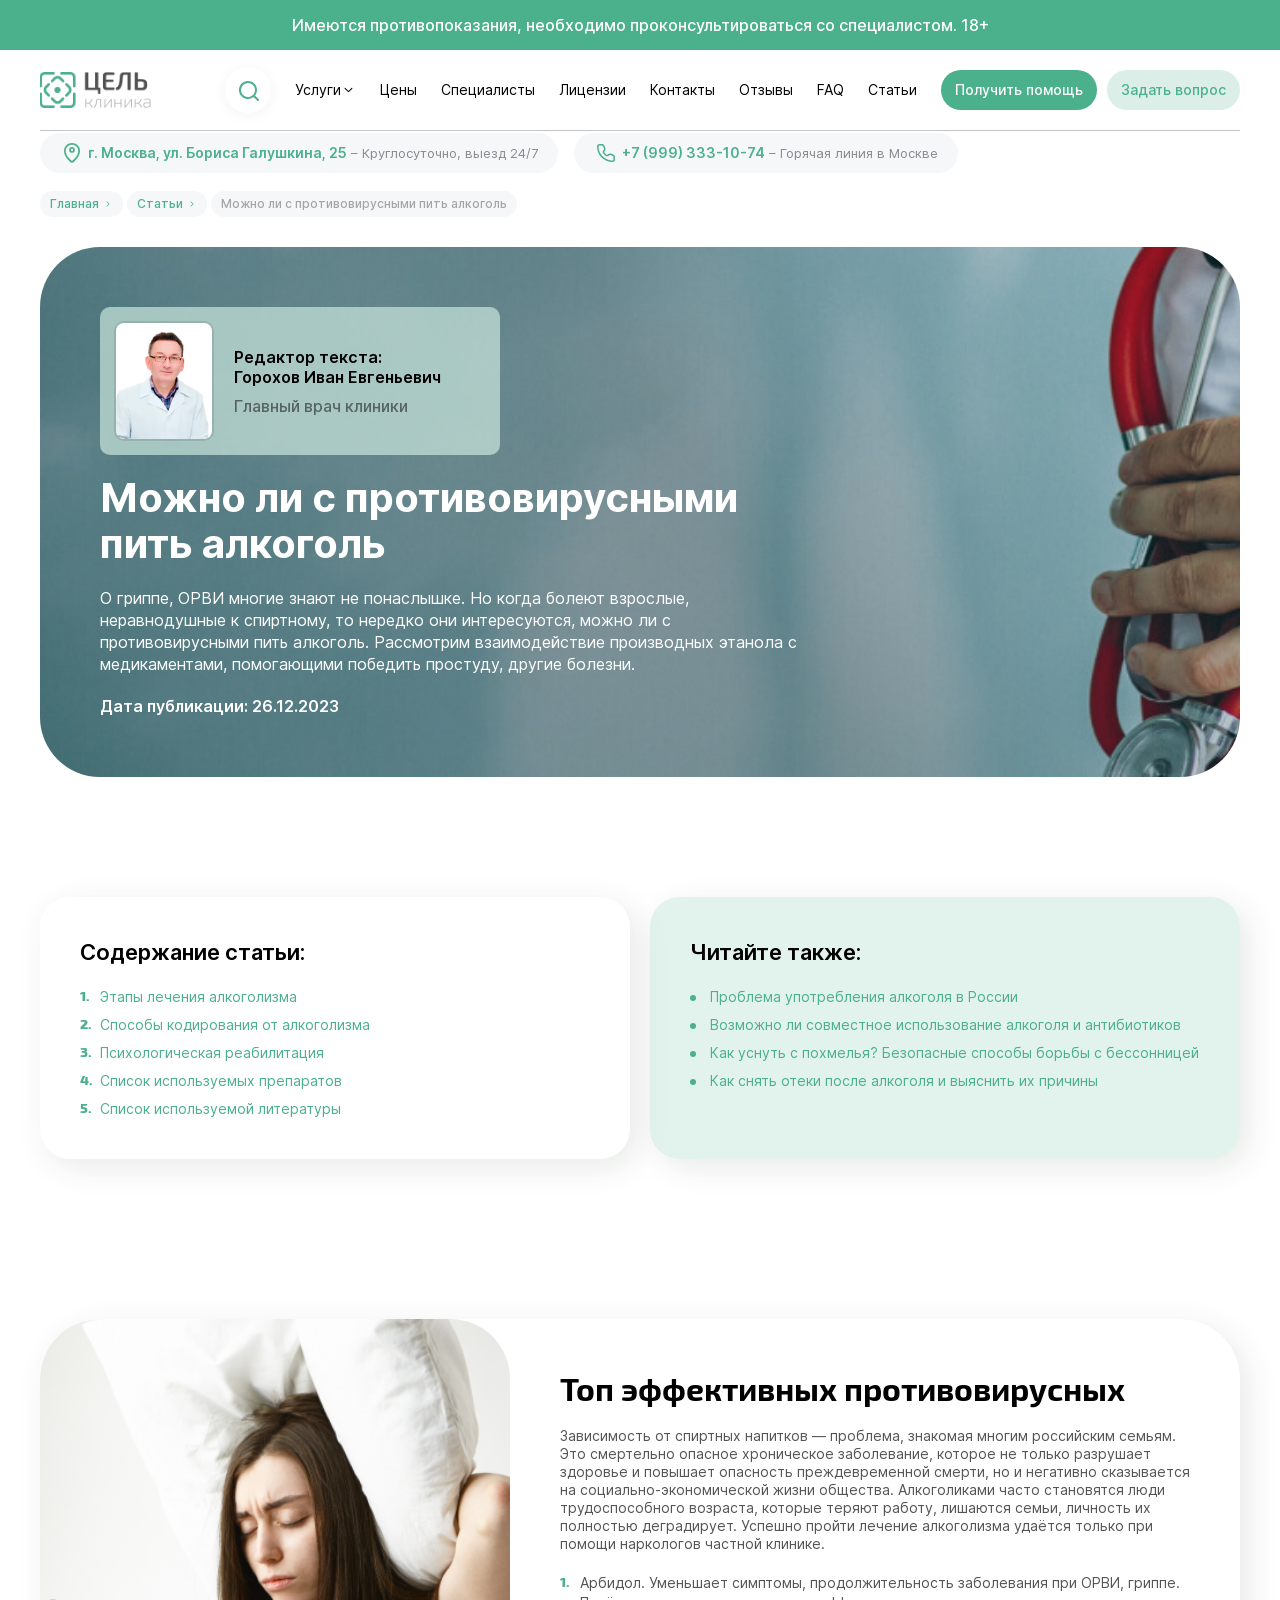
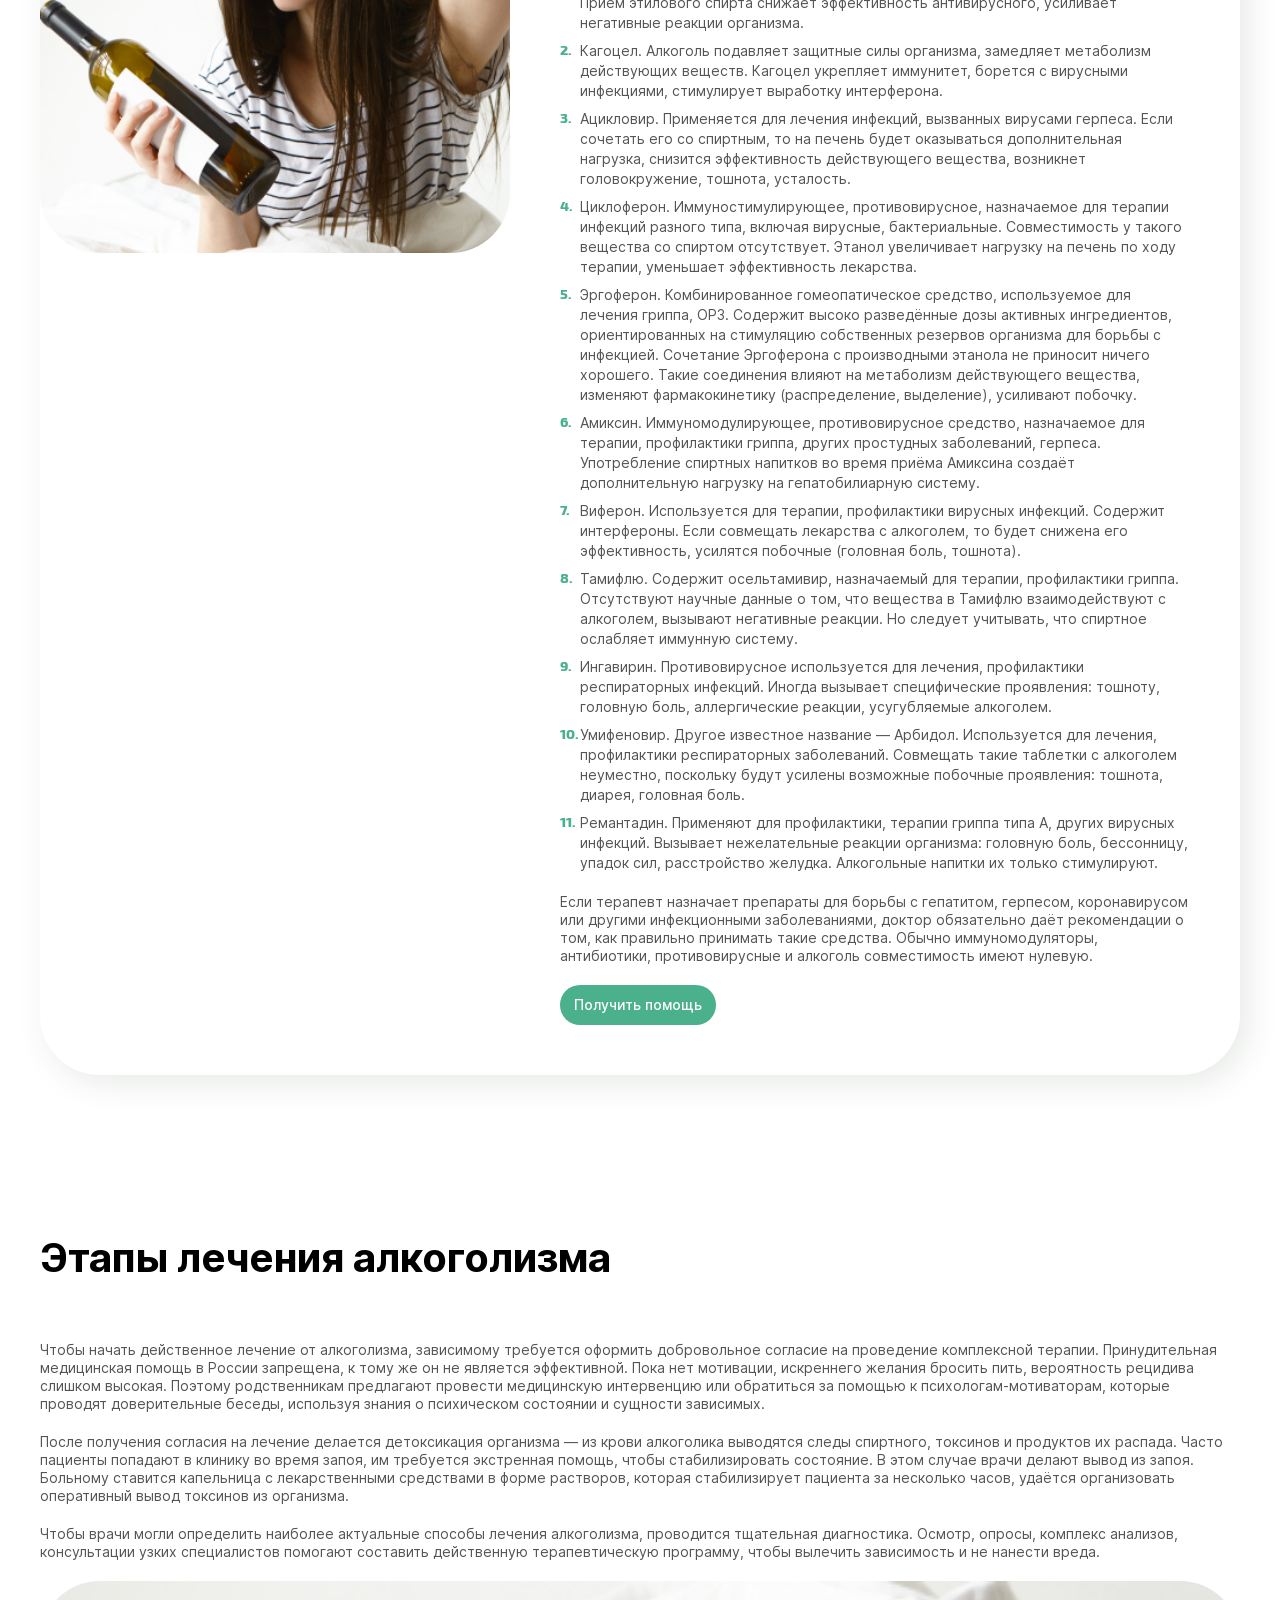
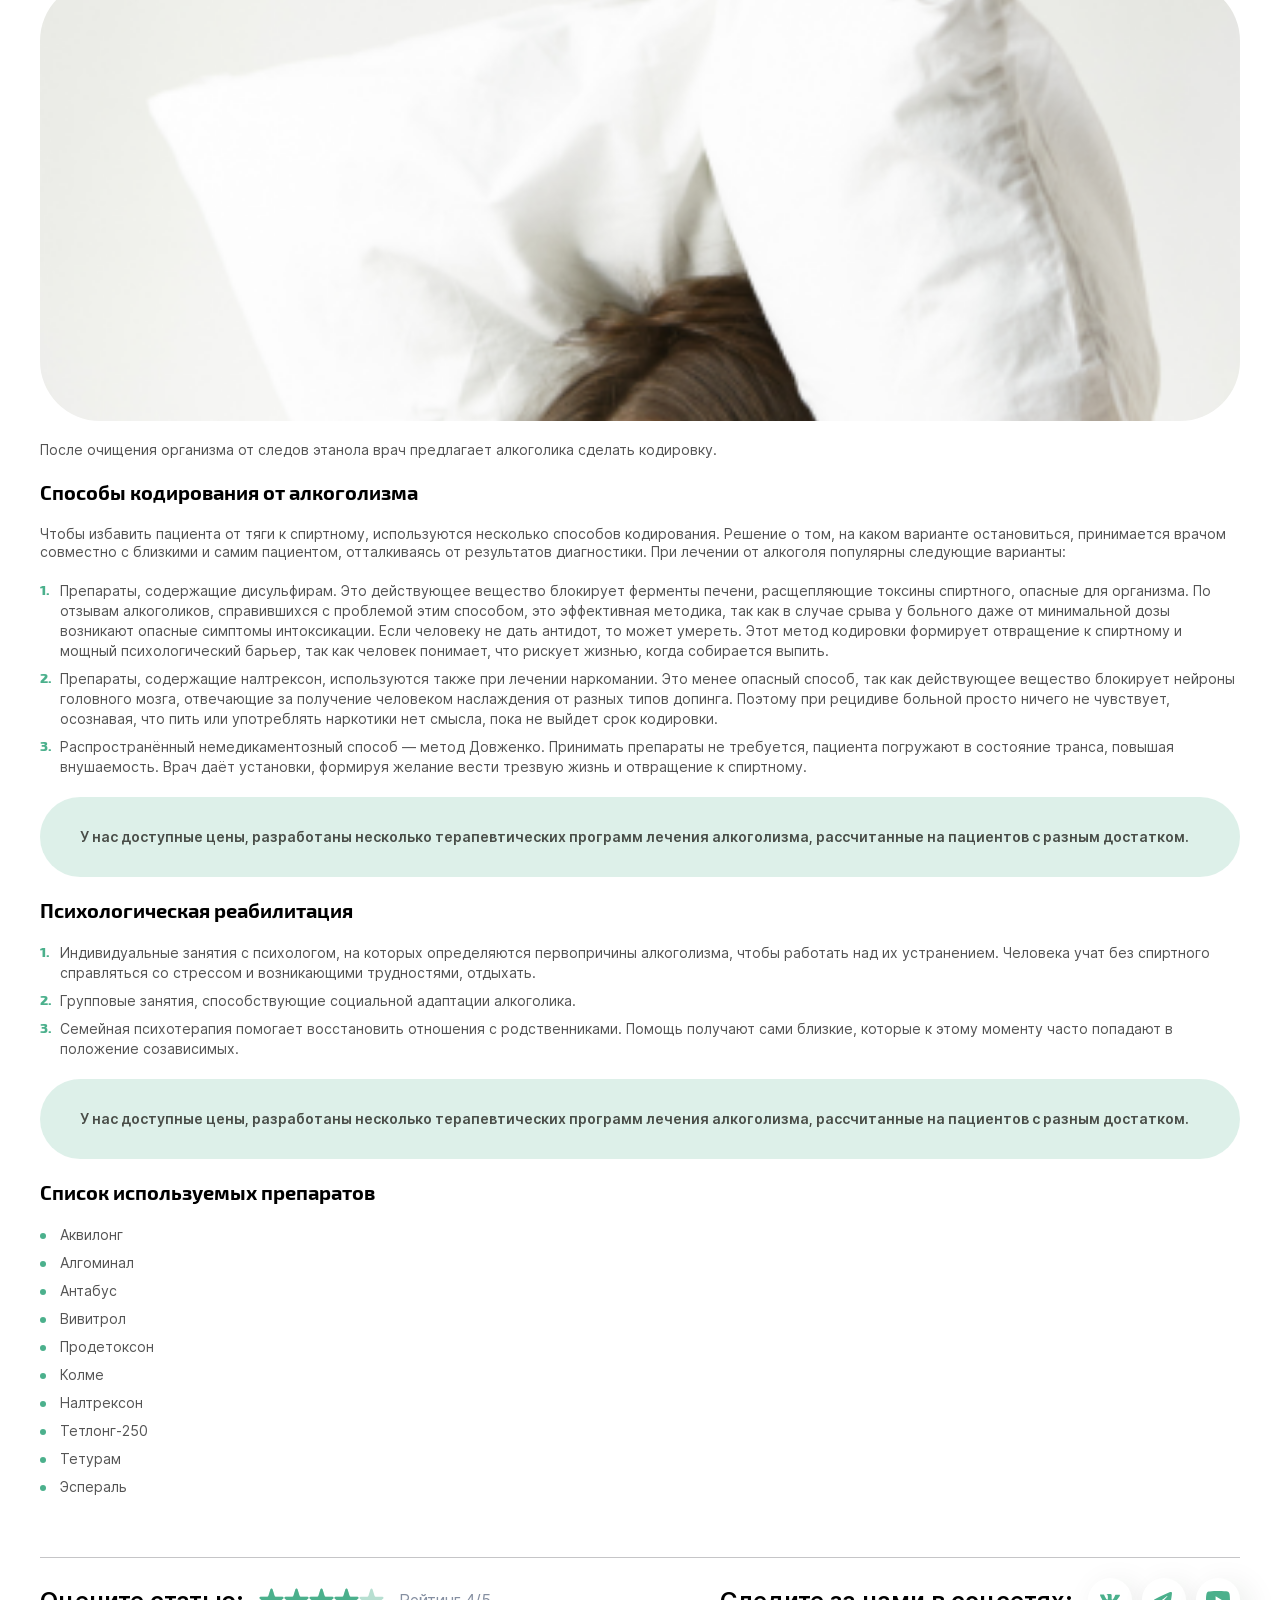
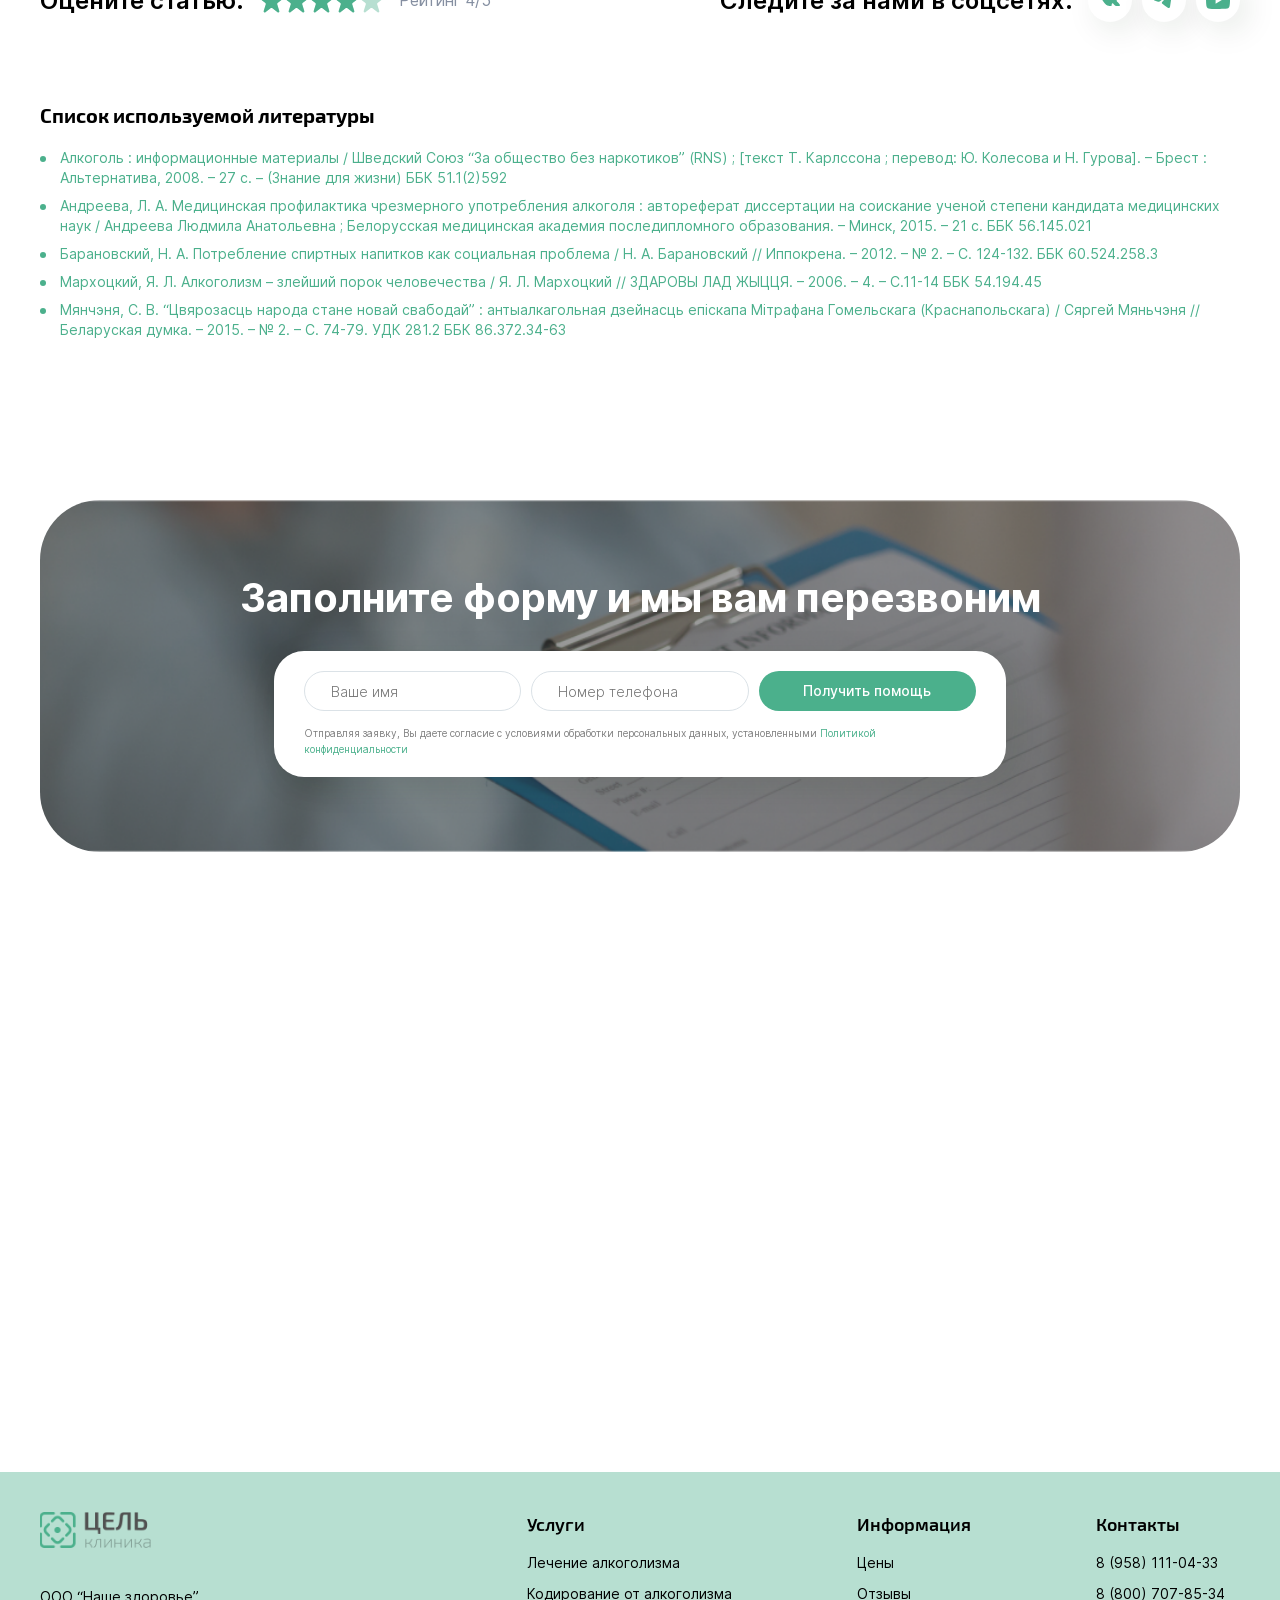
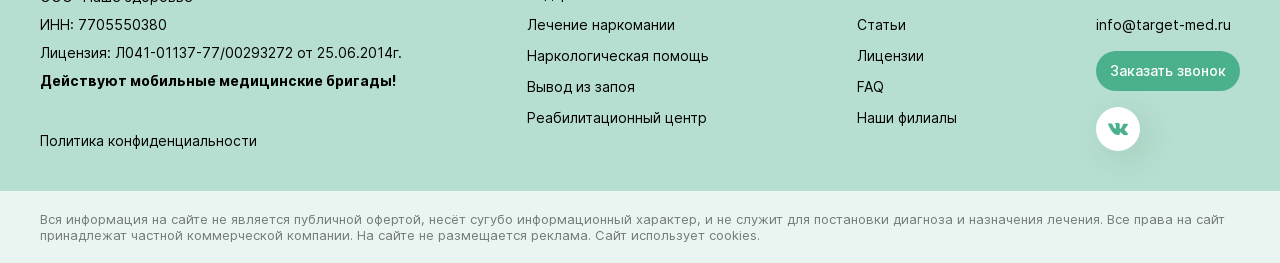
<file: article.html>
<!DOCTYPE html>
<html lang="ru">

<head>
    <meta charset="UTF-8">
    <meta name="viewport" content="width=device-width, initial-scale=1.0">
    <title>Главная</title>
    <link rel="stylesheet" href="assets/css/normalize.css">
    <link rel="stylesheet" href="assets/css/build/aos.css">
    <link rel="stylesheet" href="assets/css/build/swiper.css">
    <link rel="stylesheet" href="assets/css/build/fancybox.css">
    <link rel="stylesheet" href="assets/css/style.css">
    <script defer src="assets/js/build/aos.js"></script>
    <script defer src="assets/js/build/mask.js"></script>
    <script defer src="assets/js/build/swiper.js"></script>
    <script defer src="assets/js/build/fancybox.js"></script>
    <script defer src="assets/js/main.js"></script>
    <script type="text/javascript">
        document.addEventListener('DOMContentLoaded', function () {
            let flagMap = false;
            document.addEventListener('scroll', function () {
                const blockMap = document.getElementById('map');
                const posTop = blockMap.getBoundingClientRect().top;

                if (posTop < window.innerHeight && !flagMap) {
                    if (!document.querySelector('[src="https://api-maps.yandex.ru/2.1/?apikey=ваш API-ключ&lang=ru_RU"]')) {
                        const script = document.createElement('script');
                        script.type = 'text/javascript';
                        script.src = 'https://api-maps.yandex.ru/2.1/?apikey=ваш API-ключ&lang=ru_RU';
                        document.head.appendChild(script);
                    }

                    ymaps.ready(init);

                    function init() {
                        const map = document.querySelector('#map');

                        if (map) {
                            var myMap = new ymaps.Map("map", {
                                center: [47.228163, 39.714641],
                                zoom: 14,
                            });

                            var myPlacemark = new ymaps.Placemark([47.228163, 39.714641], {}, {
                                iconLayout: 'default#image',
                                iconImageHref: 'assets/img/icons/map-marker.svg',
                                iconImageSize: [30, 30],
                            });

                            myMap.geoObjects.add(myPlacemark);
                            myMap.behaviors.disable('scrollZoom');
                        }
                    }

                    flagMap = true;
                }
            });
        });
    </script>
</head>

<body>
    <div class="contraindications" data-aos="fade-down" data-aos-duration="600">
        <div class="contraindications__container container">
            <p class="contraindications__text">
                Имеются противопоказания, необходимо проконсультироваться со специалистом.&nbsp;18+
            </p>
        </div>
    </div>
    <header class="header">
        <div class="header__container container">
            <div class="header__wrapper">
                <a href="/" class="header__logo logo" data-aos="zoom-in" data-aos-duration="600">
                    <img src="assets/img/logo.svg" alt="" class="logo__img">
                </a>
                <button class="header__menu-open open-menu">
                    <svg width="24" height="24" viewBox="0 0 24 24" fill="none" xmlns="http://www.w3.org/2000/svg">
                        <path fill-rule="evenodd" clip-rule="evenodd"
                            d="M4 6.87179C4 6.39032 4.38783 6 4.86624 6H19.1338C19.6122 6 20 6.39032 20 6.87179C20 7.35327 19.6122 7.74359 19.1338 7.74359H4.86624C4.38783 7.74359 4 7.35327 4 6.87179ZM4 12C4 11.5185 4.38783 11.1282 4.86624 11.1282H19.1338C19.6122 11.1282 20 11.5185 20 12C20 12.4815 19.6122 12.8718 19.1338 12.8718H4.86624C4.38783 12.8718 4 12.4815 4 12ZM4 17.1282C4 16.6467 4.38783 16.2564 4.86624 16.2564H19.1338C19.6122 16.2564 20 16.6467 20 17.1282C20 17.6097 19.6122 18 19.1338 18H4.86624C4.38783 18 4 17.6097 4 17.1282Z"
                            fill="black" />
                    </svg>
                </button>
                <div class="header__content">
                    <div class="header__search-wrapper">
                        <button class="header__search-open search-open" data-aos="zoom-in" data-aos-duration="600">
                            <svg width="21" height="21" viewBox="0 0 21 21" fill="none"
                                xmlns="http://www.w3.org/2000/svg">
                                <path
                                    d="M20.7094 19.2899L16.9994 15.6099C18.4395 13.8143 19.1369 11.5352 18.9482 9.2412C18.7595 6.94721 17.6991 4.81269 15.9849 3.27655C14.2708 1.74041 12.0332 0.919414 9.73234 0.982375C7.43145 1.04534 5.24214 1.98747 3.61456 3.61505C1.98698 5.24263 1.04485 7.43194 0.981887 9.73283C0.918926 12.0337 1.73992 14.2713 3.27606 15.9854C4.8122 17.6996 6.94672 18.76 9.24072 18.9487C11.5347 19.1374 13.8138 18.44 15.6094 16.9999L19.2894 20.6799C19.3824 20.7736 19.493 20.848 19.6148 20.8988C19.7367 20.9496 19.8674 20.9757 19.9994 20.9757C20.1314 20.9757 20.2621 20.9496 20.384 20.8988C20.5059 20.848 20.6165 20.7736 20.7094 20.6799C20.8897 20.4934 20.9904 20.2442 20.9904 19.9849C20.9904 19.7256 20.8897 19.4764 20.7094 19.2899ZM9.99942 16.9999C8.61495 16.9999 7.26157 16.5894 6.11042 15.8202C4.95928 15.051 4.06207 13.9578 3.53226 12.6787C3.00245 11.3996 2.86382 9.99214 3.13392 8.63427C3.40402 7.27641 4.0707 6.02912 5.04967 5.05016C6.02864 4.07119 7.27592 3.4045 8.63378 3.13441C9.99165 2.86431 11.3991 3.00293 12.6782 3.53275C13.9573 4.06256 15.0505 4.95977 15.8197 6.11091C16.5889 7.26206 16.9994 8.61544 16.9994 9.9999C16.9994 11.8564 16.2619 13.6369 14.9492 14.9497C13.6364 16.2624 11.8559 16.9999 9.99942 16.9999Z"
                                    fill="#4BB08C" />
                            </svg>
                        </button>
                        <form action="/search/" method="post" class="header__search-form search-form">
                            <label class="search-form__label">
                                <input name="s" type="text" class="search-form__input" placeholder="Поиск по сайту">
                            </label>
                            <div class="search-form__btn-close search-close"></div>
                        </form>
                    </div>
                    <button class="header__menu-close close-menu">
                        <svg width="24" height="24" viewBox="0 0 24 24" fill="none" xmlns="http://www.w3.org/2000/svg">
                            <path d="M24 1L1 24" stroke="#000" stroke-width="3"></path>
                            <path d="M24 24L1 1" stroke="#000" stroke-width="3"></path>
                        </svg>
                    </button>
                    <nav class="header__menu menu" data-aos="zoom-in" data-aos-duration="600">
                        <ul class="menu__list">
                            <li class="menu__item menu-item">
                                <a href="#" class="menu__link">
                                    <span class="menu__link-text">
                                        Услуги
                                    </span>
                                    <span class="menu__link-icon">
                                        <svg width="15" height="16" viewBox="0 0 15 16" fill="none"
                                            xmlns="http://www.w3.org/2000/svg">
                                            <path fill-rule="evenodd" clip-rule="evenodd"
                                                d="M11.2701 5.93378C11.0704 5.73408 10.7467 5.73408 10.547 5.93378L7.49947 8.98128L4.45196 5.93378C4.25226 5.73408 3.92849 5.73408 3.72879 5.93378C3.52909 6.13348 3.52909 6.45725 3.72879 6.65695L7.13788 10.066C7.33758 10.2657 7.66136 10.2657 7.86106 10.066L11.2701 6.65695C11.4698 6.45725 11.4698 6.13348 11.2701 5.93378Z"
                                                fill="black" />
                                        </svg>
                                    </span>
                                </a>
                                <span class="menu__item-open-btn">
                                    <svg width="12" height="8" viewBox="0 0 12 8" fill="none"
                                        xmlns="http://www.w3.org/2000/svg">
                                        <path d="M11 1L6 6L1 1" stroke="#000" stroke-width="1.5"></path>
                                    </svg>
                                </span>
                                <ul class="menu__dropdown">
                                    <li class="menu__dropdown-item menu-item">
                                        <a href="#" class="menu__dropdown-link">
                                            <span class="menu__dropdown-link-text">
                                                Лечение алкоголизма
                                            </span>
                                            <span class="menu__dropdown-link-icon">
                                                <svg width="6" height="12" viewBox="0 0 6 12" fill="none"
                                                    xmlns="http://www.w3.org/2000/svg">
                                                    <path fill-rule="evenodd" clip-rule="evenodd"
                                                        d="M0.24471 0.972649C-0.0215564 1.23892 -0.0215564 1.67062 0.24471 1.93689L4.30805 6.00022L0.24471 10.0636C-0.0215564 10.3298 -0.0215564 10.7615 0.24471 11.0278C0.510977 11.2941 0.94268 11.2941 1.20895 11.0278L5.7544 6.48234C6.02067 6.21607 6.02067 5.78437 5.7544 5.5181L1.20895 0.972649C0.94268 0.706383 0.510977 0.706383 0.24471 0.972649Z"
                                                        fill="#545454" />
                                                </svg>
                                            </span>
                                        </a>
                                        <span class="menu__item-open-btn">
                                            <svg width="12" height="8" viewBox="0 0 12 8" fill="none"
                                                xmlns="http://www.w3.org/2000/svg">
                                                <path d="M11 1L6 6L1 1" stroke="#000" stroke-width="1.5"></path>
                                            </svg>
                                        </span>
                                        <ul class="menu__dropdown">
                                            <li class="menu__dropdown-item menu-item">
                                                <a href="#" class="menu__dropdown-link">
                                                    <span class="menu__dropdown-link-text">
                                                        Лечение алкоголизма на дому
                                                    </span>
                                                </a>
                                            </li>
                                            <li class="menu__dropdown-item menu-item">
                                                <a href="#" class="menu__dropdown-link">
                                                    <span class="menu__dropdown-link-text">
                                                        Помощь при алкоголизме
                                                    </span>
                                                </a>
                                            </li>
                                            <li class="menu__dropdown-item menu-item">
                                                <a href="#" class="menu__dropdown-link">
                                                    <span class="menu__dropdown-link-text">
                                                        Принудительное лечение алкоголизма
                                                    </span>
                                                </a>
                                            </li>
                                            <li class="menu__dropdown-item menu-item">
                                                <a href="#" class="menu__dropdown-link">
                                                    <span class="menu__dropdown-link-text">
                                                        Лечение подросткового и детского алкоголизма
                                                    </span>
                                                </a>
                                            </li>
                                            <li class="menu__dropdown-item menu-item">
                                                <a href="#" class="menu__dropdown-link">
                                                    <span class="menu__dropdown-link-text">
                                                        Лечение хронического алкоголизма
                                                    </span>
                                                </a>
                                            </li>
                                            <li class="menu__dropdown-item menu-item">
                                                <a href="#" class="menu__dropdown-link">
                                                    <span class="menu__dropdown-link-text">
                                                        Лечение алкоголизма в стационаре
                                                    </span>
                                                </a>
                                            </li>
                                            <li class="menu__dropdown-item menu-item">
                                                <a href="#" class="menu__dropdown-link">
                                                    <span class="menu__dropdown-link-text">
                                                        Помощь при алкогольном отравлении
                                                    </span>
                                                </a>
                                            </li>
                                            <li class="menu__dropdown-item menu-item">
                                                <a href="#" class="menu__dropdown-link">
                                                    <span class="menu__dropdown-link-text">
                                                        Лечение пивного алкоголизма
                                                    </span>
                                                </a>
                                            </li>
                                            <li class="menu__dropdown-item menu-item">
                                                <a href="#" class="menu__dropdown-link">
                                                    <span class="menu__dropdown-link-text">
                                                        Лечение женского алкоголизма
                                                    </span>
                                                </a>
                                            </li>
                                        </ul>
                                    </li>
                                    <li class="menu__dropdown-item menu-item">
                                        <a href="#" class="menu__dropdown-link">
                                            <span class="menu__dropdown-link-text">
                                                Кодирование от алкоголизма
                                            </span>
                                            <span class="menu__dropdown-link-icon">
                                                <svg width="6" height="12" viewBox="0 0 6 12" fill="none"
                                                    xmlns="http://www.w3.org/2000/svg">
                                                    <path fill-rule="evenodd" clip-rule="evenodd"
                                                        d="M0.24471 0.972649C-0.0215564 1.23892 -0.0215564 1.67062 0.24471 1.93689L4.30805 6.00022L0.24471 10.0636C-0.0215564 10.3298 -0.0215564 10.7615 0.24471 11.0278C0.510977 11.2941 0.94268 11.2941 1.20895 11.0278L5.7544 6.48234C6.02067 6.21607 6.02067 5.78437 5.7544 5.5181L1.20895 0.972649C0.94268 0.706383 0.510977 0.706383 0.24471 0.972649Z"
                                                        fill="#545454" />
                                                </svg>
                                            </span>
                                        </a>
                                        <span class="menu__item-open-btn">
                                            <svg width="12" height="8" viewBox="0 0 12 8" fill="none"
                                                xmlns="http://www.w3.org/2000/svg">
                                                <path d="M11 1L6 6L1 1" stroke="#000" stroke-width="1.5"></path>
                                            </svg>
                                        </span>
                                        <ul class="menu__dropdown">
                                            <li class="menu__dropdown-item menu-item">
                                                <a href="#" class="menu__dropdown-link">
                                                    <span class="menu__dropdown-link-text">
                                                        Лечение алкоголизма на дому
                                                    </span>
                                                </a>
                                            </li>
                                            <li class="menu__dropdown-item menu-item">
                                                <a href="#" class="menu__dropdown-link">
                                                    <span class="menu__dropdown-link-text">
                                                        Помощь при алкоголизме
                                                    </span>
                                                </a>
                                            </li>
                                            <li class="menu__dropdown-item menu-item">
                                                <a href="#" class="menu__dropdown-link">
                                                    <span class="menu__dropdown-link-text">
                                                        Принудительное лечение алкоголизма
                                                    </span>
                                                </a>
                                            </li>
                                            <li class="menu__dropdown-item menu-item">
                                                <a href="#" class="menu__dropdown-link">
                                                    <span class="menu__dropdown-link-text">
                                                        Лечение подросткового и детского алкоголизмаs
                                                    </span>
                                                </a>
                                            </li>
                                            <li class="menu__dropdown-item menu-item">
                                                <a href="#" class="menu__dropdown-link">
                                                    <span class="menu__dropdown-link-text">
                                                        Лечение хронического алкоголизма
                                                    </span>
                                                </a>
                                            </li>
                                            <li class="menu__dropdown-item menu-item">
                                                <a href="#" class="menu__dropdown-link">
                                                    <span class="menu__dropdown-link-text">
                                                        Лечение алкоголизма в стационаре
                                                    </span>
                                                </a>
                                            </li>
                                            <li class="menu__dropdown-item menu-item">
                                                <a href="#" class="menu__dropdown-link">
                                                    <span class="menu__dropdown-link-text">
                                                        Помощь при алкогольном отравлении
                                                    </span>
                                                </a>
                                            </li>
                                            <li class="menu__dropdown-item menu-item">
                                                <a href="#" class="menu__dropdown-link">
                                                    <span class="menu__dropdown-link-text">
                                                        Лечение пивного алкоголизма
                                                    </span>
                                                </a>
                                            </li>
                                            <li class="menu__dropdown-item menu-item">
                                                <a href="#" class="menu__dropdown-link">
                                                    <span class="menu__dropdown-link-text">
                                                        Лечение женского алкоголизма
                                                    </span>
                                                </a>
                                            </li>
                                        </ul>
                                    </li>
                                    <li class="menu__dropdown-item menu-item">
                                        <a href="#" class="menu__dropdown-link">
                                            <span class="menu__dropdown-link-text">
                                                Лечение наркомании
                                            </span>
                                            <span class="menu__dropdown-link-icon">
                                                <svg width="6" height="12" viewBox="0 0 6 12" fill="none"
                                                    xmlns="http://www.w3.org/2000/svg">
                                                    <path fill-rule="evenodd" clip-rule="evenodd"
                                                        d="M0.24471 0.972649C-0.0215564 1.23892 -0.0215564 1.67062 0.24471 1.93689L4.30805 6.00022L0.24471 10.0636C-0.0215564 10.3298 -0.0215564 10.7615 0.24471 11.0278C0.510977 11.2941 0.94268 11.2941 1.20895 11.0278L5.7544 6.48234C6.02067 6.21607 6.02067 5.78437 5.7544 5.5181L1.20895 0.972649C0.94268 0.706383 0.510977 0.706383 0.24471 0.972649Z"
                                                        fill="#545454" />
                                                </svg>
                                            </span>
                                        </a>
                                        <span class="menu__item-open-btn">
                                            <svg width="12" height="8" viewBox="0 0 12 8" fill="none"
                                                xmlns="http://www.w3.org/2000/svg">
                                                <path d="M11 1L6 6L1 1" stroke="#000" stroke-width="1.5"></path>
                                            </svg>
                                        </span>
                                        <ul class="menu__dropdown">
                                            <li class="menu__dropdown-item menu-item">
                                                <a href="#" class="menu__dropdown-link">
                                                    <span class="menu__dropdown-link-text">
                                                        Лечение алкоголизма на дому
                                                    </span>
                                                </a>
                                            </li>
                                            <li class="menu__dropdown-item menu-item">
                                                <a href="#" class="menu__dropdown-link">
                                                    <span class="menu__dropdown-link-text">
                                                        Помощь при алкоголизме
                                                    </span>
                                                </a>
                                            </li>
                                            <li class="menu__dropdown-item menu-item">
                                                <a href="#" class="menu__dropdown-link">
                                                    <span class="menu__dropdown-link-text">
                                                        Принудительное лечение алкоголизма
                                                    </span>
                                                </a>
                                            </li>
                                            <li class="menu__dropdown-item menu-item">
                                                <a href="#" class="menu__dropdown-link">
                                                    <span class="menu__dropdown-link-text">
                                                        Лечение подросткового и детского алкоголизмаs
                                                    </span>
                                                </a>
                                            </li>
                                            <li class="menu__dropdown-item menu-item">
                                                <a href="#" class="menu__dropdown-link">
                                                    <span class="menu__dropdown-link-text">
                                                        Лечение хронического алкоголизма
                                                    </span>
                                                </a>
                                            </li>
                                            <li class="menu__dropdown-item menu-item">
                                                <a href="#" class="menu__dropdown-link">
                                                    <span class="menu__dropdown-link-text">
                                                        Лечение алкоголизма в стационаре
                                                    </span>
                                                </a>
                                            </li>
                                            <li class="menu__dropdown-item menu-item">
                                                <a href="#" class="menu__dropdown-link">
                                                    <span class="menu__dropdown-link-text">
                                                        Помощь при алкогольном отравлении
                                                    </span>
                                                </a>
                                            </li>
                                            <li class="menu__dropdown-item menu-item">
                                                <a href="#" class="menu__dropdown-link">
                                                    <span class="menu__dropdown-link-text">
                                                        Лечение пивного алкоголизма
                                                    </span>
                                                </a>
                                            </li>
                                            <li class="menu__dropdown-item menu-item">
                                                <a href="#" class="menu__dropdown-link">
                                                    <span class="menu__dropdown-link-text">
                                                        Лечение женского алкоголизма
                                                    </span>
                                                </a>
                                            </li>
                                        </ul>
                                    </li>
                                    <li class="menu__dropdown-item menu-item">
                                        <a href="#" class="menu__dropdown-link">
                                            <span class="menu__dropdown-link-text">
                                                Наркологическая помощь
                                            </span>
                                            <span class="menu__dropdown-link-icon">
                                                <svg width="6" height="12" viewBox="0 0 6 12" fill="none"
                                                    xmlns="http://www.w3.org/2000/svg">
                                                    <path fill-rule="evenodd" clip-rule="evenodd"
                                                        d="M0.24471 0.972649C-0.0215564 1.23892 -0.0215564 1.67062 0.24471 1.93689L4.30805 6.00022L0.24471 10.0636C-0.0215564 10.3298 -0.0215564 10.7615 0.24471 11.0278C0.510977 11.2941 0.94268 11.2941 1.20895 11.0278L5.7544 6.48234C6.02067 6.21607 6.02067 5.78437 5.7544 5.5181L1.20895 0.972649C0.94268 0.706383 0.510977 0.706383 0.24471 0.972649Z"
                                                        fill="#545454" />
                                                </svg>
                                            </span>
                                        </a>
                                        <span class="menu__item-open-btn">
                                            <svg width="12" height="8" viewBox="0 0 12 8" fill="none"
                                                xmlns="http://www.w3.org/2000/svg">
                                                <path d="M11 1L6 6L1 1" stroke="#000" stroke-width="1.5"></path>
                                            </svg>
                                        </span>
                                        <ul class="menu__dropdown">
                                            <li class="menu__dropdown-item menu-item">
                                                <a href="#" class="menu__dropdown-link">
                                                    <span class="menu__dropdown-link-text">
                                                        Лечение алкоголизма на дому
                                                    </span>
                                                </a>
                                            </li>
                                            <li class="menu__dropdown-item menu-item">
                                                <a href="#" class="menu__dropdown-link">
                                                    <span class="menu__dropdown-link-text">
                                                        Помощь при алкоголизме
                                                    </span>
                                                </a>
                                            </li>
                                            <li class="menu__dropdown-item menu-item">
                                                <a href="#" class="menu__dropdown-link">
                                                    <span class="menu__dropdown-link-text">
                                                        Принудительное лечение алкоголизма
                                                    </span>
                                                </a>
                                            </li>
                                            <li class="menu__dropdown-item menu-item">
                                                <a href="#" class="menu__dropdown-link">
                                                    <span class="menu__dropdown-link-text">
                                                        Лечение подросткового и детского алкоголизмаs
                                                    </span>
                                                </a>
                                            </li>
                                            <li class="menu__dropdown-item menu-item">
                                                <a href="#" class="menu__dropdown-link">
                                                    <span class="menu__dropdown-link-text">
                                                        Лечение хронического алкоголизма
                                                    </span>
                                                </a>
                                            </li>
                                            <li class="menu__dropdown-item menu-item">
                                                <a href="#" class="menu__dropdown-link">
                                                    <span class="menu__dropdown-link-text">
                                                        Лечение алкоголизма в стационаре
                                                    </span>
                                                </a>
                                            </li>
                                            <li class="menu__dropdown-item menu-item">
                                                <a href="#" class="menu__dropdown-link">
                                                    <span class="menu__dropdown-link-text">
                                                        Помощь при алкогольном отравлении
                                                    </span>
                                                </a>
                                            </li>
                                            <li class="menu__dropdown-item menu-item">
                                                <a href="#" class="menu__dropdown-link">
                                                    <span class="menu__dropdown-link-text">
                                                        Лечение пивного алкоголизма
                                                    </span>
                                                </a>
                                            </li>
                                            <li class="menu__dropdown-item menu-item">
                                                <a href="#" class="menu__dropdown-link">
                                                    <span class="menu__dropdown-link-text">
                                                        Лечение женского алкоголизма
                                                    </span>
                                                </a>
                                            </li>
                                        </ul>
                                    </li>
                                    <li class="menu__dropdown-item menu-item">
                                        <a href="#" class="menu__dropdown-link">
                                            <span class="menu__dropdown-link-text">
                                                Вывод из запоя
                                            </span>
                                            <span class="menu__dropdown-link-icon">
                                                <svg width="6" height="12" viewBox="0 0 6 12" fill="none"
                                                    xmlns="http://www.w3.org/2000/svg">
                                                    <path fill-rule="evenodd" clip-rule="evenodd"
                                                        d="M0.24471 0.972649C-0.0215564 1.23892 -0.0215564 1.67062 0.24471 1.93689L4.30805 6.00022L0.24471 10.0636C-0.0215564 10.3298 -0.0215564 10.7615 0.24471 11.0278C0.510977 11.2941 0.94268 11.2941 1.20895 11.0278L5.7544 6.48234C6.02067 6.21607 6.02067 5.78437 5.7544 5.5181L1.20895 0.972649C0.94268 0.706383 0.510977 0.706383 0.24471 0.972649Z"
                                                        fill="#545454" />
                                                </svg>
                                            </span>
                                        </a>
                                        <span class="menu__item-open-btn">
                                            <svg width="12" height="8" viewBox="0 0 12 8" fill="none"
                                                xmlns="http://www.w3.org/2000/svg">
                                                <path d="M11 1L6 6L1 1" stroke="#000" stroke-width="1.5"></path>
                                            </svg>
                                        </span>
                                        <ul class="menu__dropdown">
                                            <li class="menu__dropdown-item menu-item">
                                                <a href="#" class="menu__dropdown-link">
                                                    <span class="menu__dropdown-link-text">
                                                        Лечение алкоголизма на дому
                                                    </span>
                                                </a>
                                            </li>
                                            <li class="menu__dropdown-item menu-item">
                                                <a href="#" class="menu__dropdown-link">
                                                    <span class="menu__dropdown-link-text">
                                                        Помощь при алкоголизме
                                                    </span>
                                                </a>
                                            </li>
                                            <li class="menu__dropdown-item menu-item">
                                                <a href="#" class="menu__dropdown-link">
                                                    <span class="menu__dropdown-link-text">
                                                        Принудительное лечение алкоголизма
                                                    </span>
                                                </a>
                                            </li>
                                            <li class="menu__dropdown-item menu-item">
                                                <a href="#" class="menu__dropdown-link">
                                                    <span class="menu__dropdown-link-text">
                                                        Лечение подросткового и детского алкоголизмаs
                                                    </span>
                                                </a>
                                            </li>
                                            <li class="menu__dropdown-item menu-item">
                                                <a href="#" class="menu__dropdown-link">
                                                    <span class="menu__dropdown-link-text">
                                                        Лечение хронического алкоголизма
                                                    </span>
                                                </a>
                                            </li>
                                            <li class="menu__dropdown-item menu-item">
                                                <a href="#" class="menu__dropdown-link">
                                                    <span class="menu__dropdown-link-text">
                                                        Лечение алкоголизма в стационаре
                                                    </span>
                                                </a>
                                            </li>
                                            <li class="menu__dropdown-item menu-item">
                                                <a href="#" class="menu__dropdown-link">
                                                    <span class="menu__dropdown-link-text">
                                                        Помощь при алкогольном отравлении
                                                    </span>
                                                </a>
                                            </li>
                                            <li class="menu__dropdown-item menu-item">
                                                <a href="#" class="menu__dropdown-link">
                                                    <span class="menu__dropdown-link-text">
                                                        Лечение пивного алкоголизма
                                                    </span>
                                                </a>
                                            </li>
                                            <li class="menu__dropdown-item menu-item">
                                                <a href="#" class="menu__dropdown-link">
                                                    <span class="menu__dropdown-link-text">
                                                        Лечение женского алкоголизма
                                                    </span>
                                                </a>
                                            </li>
                                        </ul>
                                    </li>
                                    <li class="menu__dropdown-item menu-item">
                                        <a href="#" class="menu__dropdown-link">
                                            <span class="menu__dropdown-link-text">
                                                Реабилитационный центр
                                            </span>
                                            <span class="menu__dropdown-link-icon">
                                                <svg width="6" height="12" viewBox="0 0 6 12" fill="none"
                                                    xmlns="http://www.w3.org/2000/svg">
                                                    <path fill-rule="evenodd" clip-rule="evenodd"
                                                        d="M0.24471 0.972649C-0.0215564 1.23892 -0.0215564 1.67062 0.24471 1.93689L4.30805 6.00022L0.24471 10.0636C-0.0215564 10.3298 -0.0215564 10.7615 0.24471 11.0278C0.510977 11.2941 0.94268 11.2941 1.20895 11.0278L5.7544 6.48234C6.02067 6.21607 6.02067 5.78437 5.7544 5.5181L1.20895 0.972649C0.94268 0.706383 0.510977 0.706383 0.24471 0.972649Z"
                                                        fill="#545454" />
                                                </svg>
                                            </span>
                                        </a>
                                        <span class="menu__item-open-btn">
                                            <svg width="12" height="8" viewBox="0 0 12 8" fill="none"
                                                xmlns="http://www.w3.org/2000/svg">
                                                <path d="M11 1L6 6L1 1" stroke="#000" stroke-width="1.5"></path>
                                            </svg>
                                        </span>
                                        <ul class="menu__dropdown">
                                            <li class="menu__dropdown-item menu-item">
                                                <a href="#" class="menu__dropdown-link">
                                                    <span class="menu__dropdown-link-text">
                                                        Лечение алкоголизма на дому
                                                    </span>
                                                </a>
                                            </li>
                                            <li class="menu__dropdown-item menu-item">
                                                <a href="#" class="menu__dropdown-link">
                                                    <span class="menu__dropdown-link-text">
                                                        Помощь при алкоголизме
                                                    </span>
                                                </a>
                                            </li>
                                            <li class="menu__dropdown-item menu-item">
                                                <a href="#" class="menu__dropdown-link">
                                                    <span class="menu__dropdown-link-text">
                                                        Принудительное лечение алкоголизма
                                                    </span>
                                                </a>
                                            </li>
                                            <li class="menu__dropdown-item menu-item">
                                                <a href="#" class="menu__dropdown-link">
                                                    <span class="menu__dropdown-link-text">
                                                        Лечение подросткового и детского алкоголизмаs
                                                    </span>
                                                </a>
                                            </li>
                                            <li class="menu__dropdown-item menu-item">
                                                <a href="#" class="menu__dropdown-link">
                                                    <span class="menu__dropdown-link-text">
                                                        Лечение хронического алкоголизма
                                                    </span>
                                                </a>
                                            </li>
                                            <li class="menu__dropdown-item menu-item">
                                                <a href="#" class="menu__dropdown-link">
                                                    <span class="menu__dropdown-link-text">
                                                        Лечение алкоголизма в стационаре
                                                    </span>
                                                </a>
                                            </li>
                                            <li class="menu__dropdown-item menu-item">
                                                <a href="#" class="menu__dropdown-link">
                                                    <span class="menu__dropdown-link-text">
                                                        Помощь при алкогольном отравлении
                                                    </span>
                                                </a>
                                            </li>
                                            <li class="menu__dropdown-item menu-item">
                                                <a href="#" class="menu__dropdown-link">
                                                    <span class="menu__dropdown-link-text">
                                                        Лечение пивного алкоголизма
                                                    </span>
                                                </a>
                                            </li>
                                            <li class="menu__dropdown-item menu-item">
                                                <a href="#" class="menu__dropdown-link">
                                                    <span class="menu__dropdown-link-text">
                                                        Лечение женского алкоголизма
                                                    </span>
                                                </a>
                                            </li>
                                        </ul>
                                    </li>
                                </ul>
                            </li>
                            <li class="menu__item menu-item">
                                <a href="#" class="menu__link">
                                    <span class="menu__link-text">
                                        Цены
                                    </span>
                                </a>
                            </li>
                            <li class="menu__item menu-item">
                                <a href="#" class="menu__link">
                                    <span class="menu__link-text">
                                        Специалисты
                                    </span>
                                </a>
                            </li>
                            <li class="menu__item menu-item">
                                <a href="#" class="menu__link">
                                    <span class="menu__link-text">
                                        Лицензии
                                    </span>
                                </a>
                            </li>
                            <li class="menu__item menu-item">
                                <a href="#" class="menu__link">
                                    <span class="menu__link-text">
                                        Контакты
                                    </span>
                                </a>
                            </li>
                            <li class="menu__item menu-item">
                                <a href="#" class="menu__link">
                                    <span class="menu__link-text">
                                        Отзывы
                                    </span>
                                </a>
                            </li>
                            <li class="menu__item menu-item">
                                <a href="#" class="menu__link">
                                    <span class="menu__link-text">
                                        FAQ
                                    </span>
                                </a>
                            </li>
                            <li class="menu__item menu-item">
                                <a href="#" class="menu__link">
                                    <span class="menu__link-text">
                                        Статьи
                                    </span>
                                </a>
                            </li>
                        </ul>
                    </nav>
                    <div class="header__btn-group">
                        <button class="header__btn btn popup-btn" data-path="form" data-title="Получить помощь">
                            Получить помощь
                        </button>
                        <button class="header__btn btn btn_color popup-btn" data-path="question"
                            data-title="Задать вопрос">
                            Задать вопрос
                        </button>
                    </div>
                </div>
            </div>
            <div class="header__connection">
                <div class="header__connection-btn" data-aos="zoom-in" data-aos-duration="600">
                    <img src="assets/img/icons/geo.svg" alt="" class="header__connection-icon"
                        aria-label="presentation">
                    <div class="header__connection-btn-wrapper">
                        <span class="header__connection-link">
                            г. Москва, ул. Бориса Галушкина, 25
                        </span>
                        <span class="header__connection-text">
                            – Круглосуточно, выезд 24/7
                        </span>
                    </div>
                </div>
                <a href="tel:+79993331074" class="header__connection-btn" data-aos="zoom-in" data-aos-duration="600">
                    <img src="assets/img/icons/phone.svg" alt="" class="header__connection-icon"
                        aria-label="presentation">
                    <div class="header__connection-btn-wrapper">
                        <span class="header__connection-link">
                            +7 (999) 333-10-74
                        </span>
                        <span class="header__connection-text">
                            – Горячая линия в Москве
                        </span>
                    </div>
                </a>
            </div>
        </div>
    </header>
    <main class="main">
        <div class="breadcrumbs">
            <div class="breadcrumbs__container container">
                <ul class="breadcrumbs__list">
                    <li class="breadcrumbs__item">
                        <a href="#" class="breadcrumbs__link">
                            <span class="breadcrumbs__link-text">
                                Главная
                            </span>
                            <span class="breadcrumbs__link-arrow">
                                <svg width="10" height="10" viewBox="0 0 10 10" fill="none"
                                    xmlns="http://www.w3.org/2000/svg">
                                    <path fill-rule="evenodd" clip-rule="evenodd"
                                        d="M3.62187 2.48608C3.48873 2.61921 3.48873 2.83507 3.62187 2.9682L5.65354 4.99987L3.62187 7.03154C3.48873 7.16467 3.48873 7.38052 3.62187 7.51365C3.755 7.64679 3.97085 7.64679 4.10399 7.51365L6.37671 5.24093C6.50985 5.10779 6.50985 4.89194 6.37671 4.75881L4.10399 2.48608C3.97085 2.35295 3.755 2.35295 3.62187 2.48608Z"
                                        fill="#4BB08C" />
                                </svg>
                            </span>
                        </a>
                    </li>
                    <li class="breadcrumbs__item">
                        <a href="#" class="breadcrumbs__link">
                            <span class="breadcrumbs__link-text">
                                Статьи
                            </span>
                            <span class="breadcrumbs__link-arrow">
                                <svg width="10" height="10" viewBox="0 0 10 10" fill="none"
                                    xmlns="http://www.w3.org/2000/svg">
                                    <path fill-rule="evenodd" clip-rule="evenodd"
                                        d="M3.62187 2.48608C3.48873 2.61921 3.48873 2.83507 3.62187 2.9682L5.65354 4.99987L3.62187 7.03154C3.48873 7.16467 3.48873 7.38052 3.62187 7.51365C3.755 7.64679 3.97085 7.64679 4.10399 7.51365L6.37671 5.24093C6.50985 5.10779 6.50985 4.89194 6.37671 4.75881L4.10399 2.48608C3.97085 2.35295 3.755 2.35295 3.62187 2.48608Z"
                                        fill="#4BB08C" />
                                </svg>
                            </span>
                        </a>
                    </li>
                    <li class="breadcrumbs__item">
                        <span class="breadcrumbs__link breadcrumbs__link_active">
                            <span class="breadcrumbs__link-text">
                                Можно ли с противовирусными пить алкоголь
                            </span>
                        </span>
                    </li>
                </ul>
            </div>
        </div>
        <section class="promo promo_article" data-aos="fade-up" data-aos-duration="600">
            <div class="promo__container container">
                <div class="promo__wrapper">
                    <div class="promo__reviewer reviewer">
                        <picture class="reviewer__picture">
                            <img src="assets/img/sections/doctors/1.png" alt="" class="reviewer__img">
                        </picture>
                        <div class="reviewer__content">
                            <p class="reviewer__name">
                                Редактор текста: <br>
                                Горохов Иван Евгеньевич
                            </p>
                            <p class="reviewer__role">
                                Главный врач клиники
                            </p>
                        </div>
                    </div>
                    <h1 class="promo__title section-title section-title_white">
                        Можно ли с противовирусными пить алкоголь
                    </h1>
                    <p class="promo__descr section-descr section-descr_white">
                        О гриппе, ОРВИ многие знают не понаслышке. Но когда болеют взрослые, неравнодушные к спиртному,
                        то нередко они интересуются, можно ли с противовирусными пить алкоголь. Рассмотрим
                        взаимодействие производных этанола с медикаментами, помогающими победить простуду, другие
                        болезни.
                    </p>
                    <p class="promo__date">
                        Дата публикации: 26.12.2023
                    </p>
                </div>
            </div>
        </section>
        <div class="navigation-article section-offset" data-aos="fade-up" data-aos-duration="600" data-aos-delay="200">
            <div class="navigation-article__container container">
                <div class="navigation-article__wrapper">
                    <div class="navigation-article__content content-body">
                        <p class="navigation-article__title">
                            Содержание статьи:
                        </p>
                        <ol class="navigation-article__list"></ol>
                    </div>
                    <div class="navigation-article__extra content-body">
                        <p class="navigation-article__title">
                            Читайте также:
                        </p>
                        <ul class="navigation-article__list">
                            <li>
                                <a href="#">
                                    Проблема употребления алкоголя в России
                                </a>
                            </li>
                            <li>
                                <a href="#">
                                    Возможно ли совместное использование алкоголя и антибиотиков
                                </a>
                            </li>
                            <li>
                                <a href="#">
                                    Как уснуть с похмелья? Безопасные способы борьбы с бессонницей
                                </a>
                            </li>
                            <li>
                                <a href="#">
                                    Как снять отеки после алкоголя и выяснить их причины
                                </a>
                            </li>
                        </ul>
                    </div>
                </div>
            </div>
        </div>
        <section class="text-blocks section-offset" data-aos="fade-up" data-aos-duration="600">
            <div class="text-blocks__container container">
                <div class="text-block" data-aos="fade-up" data-aos-duration="600">
                    <picture class="text-block__picture">
                        <img src="assets/img/sections/text-blocks/1.png" alt="" class="text-block__img">
                    </picture>
                    <div class="text-block__content content-body">
                        <h3>
                            Топ эффективных противовирусных
                        </h3>
                        <p>
                            Зависимость от спиртных напитков — проблема, знакомая многим российским семьям. Это
                            смертельно опасное хроническое заболевание, которое не только разрушает здоровье и повышает
                            опасность преждевременной смерти, но и негативно сказывается на социально-экономической
                            жизни общества. Алкоголиками часто становятся люди трудоспособного возраста, которые теряют
                            работу, лишаются семьи, личность их полностью деградирует. Успешно пройти лечение
                            алкоголизма удаётся только при помощи наркологов частной клинике.
                        </p>
                        <ol>
                            <li>Арбидол. Уменьшает симптомы, продолжительность заболевания при ОРВИ, гриппе. Приём
                                этилового спирта снижает эффективность антивирусного, усиливает негативные реакции
                                организма.</li>
                            <li>Кагоцел. Алкоголь подавляет защитные силы организма, замедляет метаболизм действующих
                                веществ. Кагоцел укрепляет иммунитет, борется с вирусными инфекциями, стимулирует
                                выработку интерферона.</li>
                            <li>Ацикловир. Применяется для лечения инфекций, вызванных вирусами герпеса. Если сочетать
                                его со спиртным, то на печень будет оказываться дополнительная нагрузка, снизится
                                эффективность действующего вещества, возникнет головокружение, тошнота, усталость.</li>
                            <li>Циклоферон. Иммуностимулирующее, противовирусное, назначаемое для терапии инфекций
                                разного типа, включая вирусные, бактериальные. Совместимость у такого вещества со
                                спиртом отсутствует. Этанол увеличивает нагрузку на печень по ходу терапии, уменьшает
                                эффективность лекарства.</li>
                            <li>Эргоферон. Комбинированное гомеопатическое средство, используемое для лечения гриппа,
                                ОРЗ. Содержит высоко разведённые дозы активных ингредиентов, ориентированных на
                                стимуляцию собственных резервов организма для борьбы с инфекцией. Сочетание Эргоферона с
                                производными этанола не приносит ничего хорошего. Такие соединения влияют на метаболизм
                                действующего вещества, изменяют фармакокинетику (распределение, выделение), усиливают
                                побочку.</li>
                            <li>Амиксин. Иммуномодулирующее, противовирусное средство, назначаемое для терапии,
                                профилактики гриппа, других простудных заболеваний, герпеса. Употребление спиртных
                                напитков во время приёма Амиксина создаёт дополнительную нагрузку на гепатобилиарную
                                систему.</li>
                            <li>Виферон. Используется для терапии, профилактики вирусных инфекций. Содержит интерфероны.
                                Если совмещать лекарства с алкоголем, то будет снижена его эффективность, усилятся
                                побочные (головная боль, тошнота).</li>
                            <li>Тамифлю. Содержит осельтамивир, назначаемый для терапии, профилактики гриппа.
                                Отсутствуют научные данные о том, что вещества в Тамифлю взаимодействуют с алкоголем,
                                вызывают негативные реакции. Но следует учитывать, что спиртное ослабляет иммунную
                                систему.</li>
                            <li>Ингавирин. Противовирусное используется для лечения, профилактики респираторных
                                инфекций. Иногда вызывает специфические проявления: тошноту, головную боль,
                                аллергические реакции, усугубляемые алкоголем.</li>
                            <li>Умифеновир. Другое известное название ― Арбидол. Используется для лечения, профилактики
                                респираторных заболеваний. Совмещать такие таблетки с алкоголем неуместно, поскольку
                                будут усилены возможные побочные проявления: тошнота, диарея, головная боль.</li>
                            <li>Ремантадин. Применяют для профилактики, терапии гриппа типа A, других вирусных инфекций.
                                Вызывает нежелательные реакции организма: головную боль, бессонницу, упадок сил,
                                расстройство желудка. Алкогольные напитки их только стимулируют.</li>
                        </ol>
                        <p>
                            Если терапевт назначает препараты для борьбы с гепатитом, герпесом, коронавирусом или
                            другими инфекционными заболеваниями, доктор обязательно даёт рекомендации о том, как
                            правильно принимать такие средства. Обычно иммуномодуляторы, антибиотики, противовирусные и
                            алкоголь совместимость имеют нулевую.
                        </p>
                        <button class="btn popup-btn" data-path="form">
                            Получить помощь
                        </button>
                    </div>
                </div>
            </div>
        </section>
        <section class="text-section section-offset" data-aos="fade-up" data-aos-duration="600">
            <div class="text-section__container container">
                <div class="text-section__top section-top">
                    <h2 class="text-section__title section-title">
                        Этапы лечения алкоголизма
                    </h2>
                </div>
                <div class="text-section__content content-body">
                    <p>
                        Чтобы начать действенное лечение от алкоголизма, зависимому требуется оформить добровольное
                        согласие на проведение комплексной терапии. Принудительная медицинская помощь в России
                        запрещена, к тому же он не является эффективной. Пока нет мотивации, искреннего желания бросить
                        пить, вероятность рецидива слишком высокая. Поэтому родственникам предлагают провести
                        медицинскую интервенцию или обратиться за помощью к психологам-мотиваторам, которые проводят
                        доверительные беседы, используя знания о психическом состоянии и сущности зависимых.
                    </p>
                    <p>
                        После получения согласия на лечение делается детоксикация организма — из крови алкоголика
                        выводятся следы спиртного, токсинов и продуктов их распада. Часто пациенты попадают в клинику во
                        время запоя, им требуется экстренная помощь, чтобы стабилизировать состояние. В этом случае
                        врачи делают вывод из запоя. Больному ставится капельница с лекарственными средствами в форме
                        растворов, которая стабилизирует пациента за несколько часов, удаётся организовать оперативный
                        вывод токсинов из организма.
                    </p>
                    <p>
                        Чтобы врачи могли определить наиболее актуальные способы лечения алкоголизма, проводится
                        тщательная диагностика. Осмотр, опросы, комплекс анализов, консультации узких специалистов
                        помогают составить действенную терапевтическую программу, чтобы вылечить зависимость и не
                        нанести вреда.
                    </p>
                    <img src="assets/img/sections/text-blocks/1.png" alt="">
                    <p>
                        После очищения организма от следов этанола врач предлагает алкоголика сделать кодировку.
                    </p>
                    <h5>
                        Способы кодирования от алкоголизма
                    </h5>
                    <p>
                        Чтобы избавить пациента от тяги к спиртному, используются несколько способов кодирования.
                        Решение о том, на каком варианте остановиться, принимается врачом совместно с близкими и самим
                        пациентом, отталкиваясь от результатов диагностики. При лечении от алкоголя популярны следующие
                        варианты:
                    </p>
                    <ol>
                        <li>
                            Препараты, содержащие дисульфирам. Это действующее вещество блокирует ферменты печени,
                            расщепляющие токсины спиртного, опасные для организма. По отзывам алкоголиков, справившихся
                            с проблемой этим способом, это эффективная методика, так как в случае срыва у больного даже
                            от минимальной дозы возникают опасные симптомы интоксикации. Если человеку не дать антидот,
                            то может умереть. Этот метод кодировки формирует отвращение к спиртному и мощный
                            психологический барьер, так как человек понимает, что рискует жизнью, когда собирается
                            выпить.
                        </li>
                        <li>
                            Препараты, содержащие налтрексон, используются также при лечении наркомании. Это менее
                            опасный способ, так как действующее вещество блокирует нейроны головного мозга, отвечающие
                            за получение человеком наслаждения от разных типов допинга. Поэтому при рецидиве больной
                            просто ничего не чувствует, осознавая, что пить или употреблять наркотики нет смысла, пока
                            не выйдет срок кодировки.
                        </li>
                        <li>
                            Распространённый немедикаментозный способ — метод Довженко. Принимать препараты не
                            требуется, пациента погружают в состояние транса, повышая внушаемость. Врач даёт установки,
                            формируя желание вести трезвую жизнь и отвращение к спиртному.
                        </li>
                    </ol>
                    <blockquote>
                        У нас доступные цены, разработаны несколько терапевтических программ лечения алкоголизма,
                        рассчитанные на пациентов с разным достатком.
                    </blockquote>
                    <h5>
                        Психологическая реабилитация
                    </h5>
                    <ol>
                        <li>Индивидуальные занятия с психологом, на которых определяются первопричины алкоголизма, чтобы
                            работать над их устранением. Человека учат без спиртного справляться со стрессом и
                            возникающими трудностями, отдыхать.</li>
                        <li>Групповые занятия, способствующие социальной адаптации алкоголика.</li>
                        <li>
                            Семейная психотерапия помогает восстановить отношения с родственниками. Помощь получают сами
                            близкие, которые к этому моменту часто попадают в положение созависимых.
                        </li>
                    </ol>
                    <blockquote>
                        У нас доступные цены, разработаны несколько терапевтических программ лечения алкоголизма,
                        рассчитанные на пациентов с разным достатком.
                    </blockquote>
                    <h5>
                        Список используемых препаратов
                    </h5>
                    <ul>
                        <li>
                            Аквилонг
                        </li>
                        <li>
                            Алгоминал
                        </li>
                        <li>
                            Антабус
                        </li>
                        <li>
                            Вивитрол
                        </li>
                        <li>
                            Продетоксон
                        </li>
                        <li>
                            Колме
                        </li>
                        <li>
                            Налтрексон
                        </li>
                        <li>
                            Тетлонг-250
                        </li>
                        <li>
                            Тетурам
                        </li>
                        <li>
                            Эспераль
                        </li>
                    </ul>
                </div>
                <div class="estimates" data-aos="fade-up" data-aos-duration="600">
                    <div class="estimates__rating rating rating__set">
                        <p class="estimates__rating-title estimates-title">
                            Оцените статью:
                        </p>
                        <div class="estimates__rating-item">
                            <div class="rating__body">
                                <div class="rating__active" style="width: 100%;">
                                    <img src="assets/img/icons/star-active.svg" alt="" class="star"
                                        aria-label="presentation">
                                    <img src="assets/img/icons/star-active.svg" alt="" class="star"
                                        aria-label="presentation">
                                    <img src="assets/img/icons/star-active.svg" alt="" class="star"
                                        aria-label="presentation">
                                    <img src="assets/img/icons/star-active.svg" alt="" class="star"
                                        aria-label="presentation">
                                    <img src="assets/img/icons/star-active.svg" alt="" class="star"
                                        aria-label="presentation">
                                </div>
                                <div class="rating__items">
                                    <input type="radio" name="f_rating" value="1" class="rating__item">
                                    <input type="radio" name="f_rating" value="2" class="rating__item">
                                    <input type="radio" name="f_rating" value="3" class="rating__item">
                                    <input type="radio" name="f_rating" value="4" class="rating__item">
                                    <input type="radio" name="f_rating" value="5" class="rating__item">
                                </div>
                                <div class="rating__stars">
                                    <img src="assets/img/icons/star.svg" alt="" class="star" aria-label="presentation">
                                    <img src="assets/img/icons/star.svg" alt="" class="star" aria-label="presentation">
                                    <img src="assets/img/icons/star.svg" alt="" class="star" aria-label="presentation">
                                    <img src="assets/img/icons/star.svg" alt="" class="star" aria-label="presentation">
                                    <img src="assets/img/icons/star.svg" alt="" class="star" aria-label="presentation">
                                </div>
                            </div>
                        </div>
                        <div class="estimates__rating-result">
                            Рейтинг <span class="rating__value">
                                4
                            </span>/5
                        </div>
                    </div>
                    <div class="estimates__socials">
                        <p class="estimates__socials-title estimates-title">
                            Следите за нами в соцсетях:
                        </p>
                        <ul class="estimates__socials-list socials">
                            <li class="socials__item social">
                                <a href="" target="_blank" class="social__link">
                                    <img src="assets/img/icons/socials/vk.svg" alt="">
                                </a>
                            </li>
                            <li class="socials__item social">
                                <a href="" target="_blank" class="social__link">
                                    <img src="assets/img/icons/socials/tg.svg" alt="">
                                </a>
                            </li>
                            <li class="socials__item social">
                                <a href="" target="_blank" class="social__link">
                                    <img src="assets/img/icons/socials/youtube.svg" alt="">
                                </a>
                            </li>
                        </ul>
                    </div>
                </div>
                <div class="literature content-body" data-aos="fade-up" data-aos-duration="600">
                    <h5>
                        Список используемой литературы
                    </h5>
                    <ul>
                        <li>
                            <a href="" target="_blank">
                                Алкоголь : информационные материалы / Шведский Союз “За общество без наркотиков” (RNS) ;
                                [текст Т. Карлссона ; перевод: Ю. Колесова и Н. Гурова]. – Брест : Альтернатива, 2008. –
                                27 с. – (Знание для жизни) ББК 51.1(2)592
                            </a>
                        </li>
                        <li>
                            <a href="" target="_blank">
                                Андреева, Л. А. Медицинская профилактика чрезмерного употребления алкоголя : автореферат
                                диссертации на соискание ученой степени кандидата медицинских наук / Андреева Людмила
                                Анатольевна ; Белорусская медицинская академия последипломного образования. – Минск,
                                2015. – 21 с. ББК 56.145.021
                            </a>
                        </li>
                        <li>
                            <a href="" target="_blank">
                                Барановский, Н. А. Потребление спиртных напитков как социальная проблема / Н. А.
                                Барановский // Иппокрена. – 2012. – № 2. – С. 124-132. ББК 60.524.258.3
                            </a>
                        </li>
                        <li>
                            <a href="" target="_blank">
                                Мархоцкий, Я. Л. Алкоголизм – злейший порок человечества / Я. Л. Мархоцкий // ЗДАРОВЫ
                                ЛАД ЖЫЦЦЯ. – 2006. – 4. – С.11-14 ББК 54.194.45
                            </a>
                        </li>
                        <li>
                            <a href="" target="_blank">
                                Мянчэня, С. В. “Цвярозасць народа стане новай свабодай” : антыалкагольная дзейнасць
                                епіскапа Мітрафана Гомельскага (Краснапольскага) / Сяргей Мяньчэня // Беларуская думка.
                                – 2015. – № 2. – С. 74-79. УДК 281.2 ББК 86.372.34-63
                            </a>
                        </li>
                    </ul>
                </div>
            </div>
        </section>
        <section class="callback section-offset" data-aos="fade-up" data-aos-duration="600">
            <div class="callback__container container">
                <div class="callback__wrapper">
                    <h2 class="callback__title section-title section-title_white">
                        Заполните форму и мы вам перезвоним
                    </h2>
                    <form class="callback__form main-form form">
                        <div class="main-form__wrapper">
                            <label class="main-form__label">
                                <input type="text" class="main-form__input form__field" placeholder="Ваше имя">
                            </label>
                            <label class="main-form__label">
                                <input type="tel" class="main-form__input form__field" placeholder="Номер телефона">
                            </label>
                            <button type="submit" class="main-form__btn btn">Получить помощь</button>
                        </div>
                        <p class="form__policy">
                            Отправляя заявку, Вы даете согласие с условиями обработки персональных данных,
                            установленными
                            <a href="/o-klinike/politika-konfidentsialnosti/">Политикой конфиденциальности</a>
                        </p>
                    </form>
                </div>
            </div>
        </section>
        <div class="map section-offset" data-aos="fade-up" data-aos-duration="600">
            <div class="map__container container">
                <div id="map" class="map__item"></div>
            </div>
        </div>
    </main>
    <footer class="footer" data-aos="fade-up" data-aos-duration="600">
        <div class="footer__main">
            <div class="footer__main-container container">
                <div class="footer__item">
                    <a href="/" class="footer__logo logo">
                        <img src="assets/img/logo.svg" alt="" class="logo__img">
                    </a>
                    <div class="footer__requisites requisites content-body">
                        <p class="requisites__text">
                            ООО “Наше здоровье”
                        </p>
                        <p class="requisites__text">
                            ИНН: 7705550380
                        </p>
                        <p class="requisites__text">
                            Лицензия: Л041-01137-77/00293272 от 25.06.2014г.
                        </p>
                        <p class="requisites__text">
                            <b>
                                Действуют мобильные медицинские бригады!
                            </b>
                        </p>
                    </div>
                    <ul class="footer__links">
                        <li class="footer__links-item">
                            <a href="#" class="footer__link">
                                Политика конфиденциальности
                            </a>
                        </li>
                    </ul>
                </div>
                <div class="footer__item">
                    <p class="footer__item-title">
                        Услуги
                    </p>
                    <ul class="footer__links">
                        <li class="footer__links-item">
                            <a href="#" class="footer__link">
                                Лечение алкоголизма
                            </a>
                        </li>
                        <li class="footer__links-item">
                            <a href="#" class="footer__link">
                                Кодирование от алкоголизма
                            </a>
                        </li>
                        <li class="footer__links-item">
                            <a href="#" class="footer__link">
                                Лечение наркомании
                            </a>
                        </li>
                        <li class="footer__links-item">
                            <a href="#" class="footer__link">
                                Наркологическая помощь
                            </a>
                        </li>
                        <li class="footer__links-item">
                            <a href="#" class="footer__link">
                                Вывод из запоя
                            </a>
                        </li>
                        <li class="footer__links-item">
                            <a href="#" class="footer__link">
                                Реабилитационный центр
                            </a>
                        </li>
                    </ul>
                </div>
                <div class="footer__item">
                    <p class="footer__item-title">
                        Информация
                    </p>
                    <ul class="footer__links">
                        <li class="footer__links-item">
                            <a href="#" class="footer__link">
                                Цены
                            </a>
                        </li>
                        <li class="footer__links-item">
                            <a href="#" class="footer__link">
                                Отзывы
                            </a>
                        </li>
                        <li class="footer__links-item">
                            <a href="#" class="footer__link">
                                Статьи
                            </a>
                        </li>
                        <li class="footer__links-item">
                            <a href="#" class="footer__link">
                                Лицензии
                            </a>
                        </li>
                        <li class="footer__links-item">
                            <a href="#" class="footer__link">
                                FAQ
                            </a>
                        </li>
                        <li class="footer__links-item">
                            <a href="#" class="footer__link">
                                Наши филиалы
                            </a>
                        </li>
                    </ul>
                </div>
                <div class="footer__item">
                    <p class="footer__item-title">
                        Контакты
                    </p>
                    <ul class="footer__links">
                        <li class="footer__links-item">
                            <a href="tel:89581110433" class="footer__link">
                                8 (958) 111-04-33
                            </a>
                        </li>
                        <li class="footer__links-item">
                            <a href="tel:88007078534" class="footer__link">
                                8 (800) 707-85-34
                            </a>
                        </li>
                        <li class="footer__links-item">
                            <a href="mailto:info@target-med.ru" class="footer__link">
                                info@target-med.ru
                            </a>
                        </li>
                    </ul>
                    <button class="footer__btn btn popup-btn" data-path="form">
                        Заказать звонок
                    </button>
                    <ul class="footer__socials socials">
                        <li class="socials__item social">
                            <a href="#" target="_blank" class="social__link">
                                <img src="assets/img/icons/socials/vk.svg" alt="" class="social__img"
                                    aria-label="presentation">
                            </a>
                        </li>
                    </ul>
                </div>
            </div>
        </div>
        <div class="footer__copyright">
            <div class="footer__copyright__container container">
                <p class="footer__copyright-text">
                    Вся информация на сайте не является публичной офертой, несёт сугубо информационный характер, и не
                    служит для постановки диагноза и назначения лечения. Все права на сайт принадлежат частной
                    коммерческой компании. На сайте не размещается реклама. Сайт использует cookies.
                </p>
            </div>
        </div>
    </footer>
    <div class="form-popup popup" data-target="form">
        <div class="popup__body">
            <div class="popup__content">
                <button class="popup__close close-popup">
                    <svg width="18" height="18" viewBox="0 0 18 18" fill="none" xmlns="http://www.w3.org/2000/svg">
                        <path d="M17 1L1 17" stroke="#B0BBCE" stroke-width="1.5"></path>
                        <path d="M17 17L1 1" stroke="#B0BBCE" stroke-width="1.5"></path>
                    </svg>
                </button>
                <form method="post" class="form-popup__form form-popup form" novalidate="novalidate">
                    <input name="catalogue" type="hidden" value="1">
                    <input name="cc" type="hidden" value="47">
                    <input name="sub" type="hidden" value="48">
                    <input name="posting" type="hidden" value="1">
                    <input name="f_additional" type="hidden" class="additional__field" value="">
                    <input name="f_urlMessage" type="hidden" value="https://garmonia-clinica.ru/">
                    <input name="f_title_url_message" type="hidden"
                        value="Частный медицинский центр Гармония в Ростове-на-Дону">
                    <p class="form-popup__title">
                        Получите консультацию специалиста бесплатно
                    </p>
                    <p class="form-popup__descr">
                        Оставьте заявку и поговорите с врачом о ваших проблемах и вариантах решения
                    </p>
                    <div class="form__wrapper">
                        <label class="form__label">
                            <input name="f_name" placeholder="Ваше имя" type="text" class="form__field name">
                        </label>
                        <label class="form__label">
                            <input name="f_phone" placeholder="Ваш телефон" type="tel" class="form__field phone">
                        </label>
                        <button type="submit" class="form-popup__btn btn">
                            Заказать звонок
                        </button>
                    </div>
                    <p class="form__policy">
                        Отправляя заявку, Вы даете согласие с условиями обработки персональных данных, установленными
                        <a href="/o-klinike/politika-konfidentsialnosti/">Политикой конфиденциальности</a>
                    </p>
                </form>
            </div>
        </div>
    </div>
    <div class="form-popup popup" data-target="question">
        <div class="popup__body">
            <div class="popup__content">
                <button class="popup__close close-popup">
                    <svg width="18" height="18" viewBox="0 0 18 18" fill="none" xmlns="http://www.w3.org/2000/svg">
                        <path d="M17 1L1 17" stroke="#B0BBCE" stroke-width="1.5"></path>
                        <path d="M17 17L1 1" stroke="#B0BBCE" stroke-width="1.5"></path>
                    </svg>
                </button>
                <form method="post" class="form-popup__form form-popup form form-review" novalidate="novalidate">
                    <input name="catalogue" type="hidden" value="1">
                    <input name="cc" type="hidden" value="29">
                    <input name="sub" type="hidden" value="33">
                    <input name="posting" type="hidden" value="1">
                    <input name="f_additional" type="hidden" class="additional__field" value="Неизвестная форма">
                    <input name="f_urlMessage" type="hidden" value="https://garmonia-clinica.ru/">
                    <input name="f_title_url_message" type="hidden"
                        value="Частный медицинский центр Гармония в Ростове-на-Дону">
                    <p class="form-popup__title">
                        Задать вопрос
                    </p>
                    <div class="form__wrapper">
                        <label class="form__label">
                            <input name="f_name" placeholder="Ваше имя" type="text" class="form__field name">
                        </label>
                        <label class="form__label">
                            <input name="f_phone" placeholder="Ваш телефон" type="tel" class="form__field phone">
                        </label>
                        <label class="form__label">
                            <textarea name="f_message" placeholder="Ваш вопрос" class="form__field"></textarea>
                        </label>
                    </div>
                    <button type="submit" class="form-popup__btn btn btn-main">
                        Задать вопрос
                    </button>
                    <p class="form__policy">
                        Отправляя заявку, Вы даете согласие с условиями обработки персональных данных, установленными
                        <a href="/o-klinike/politika-konfidentsialnosti/">Политикой конфиденциальности</a>
                    </p>
                </form>
            </div>
        </div>
    </div>
</body>

</html>
</file>
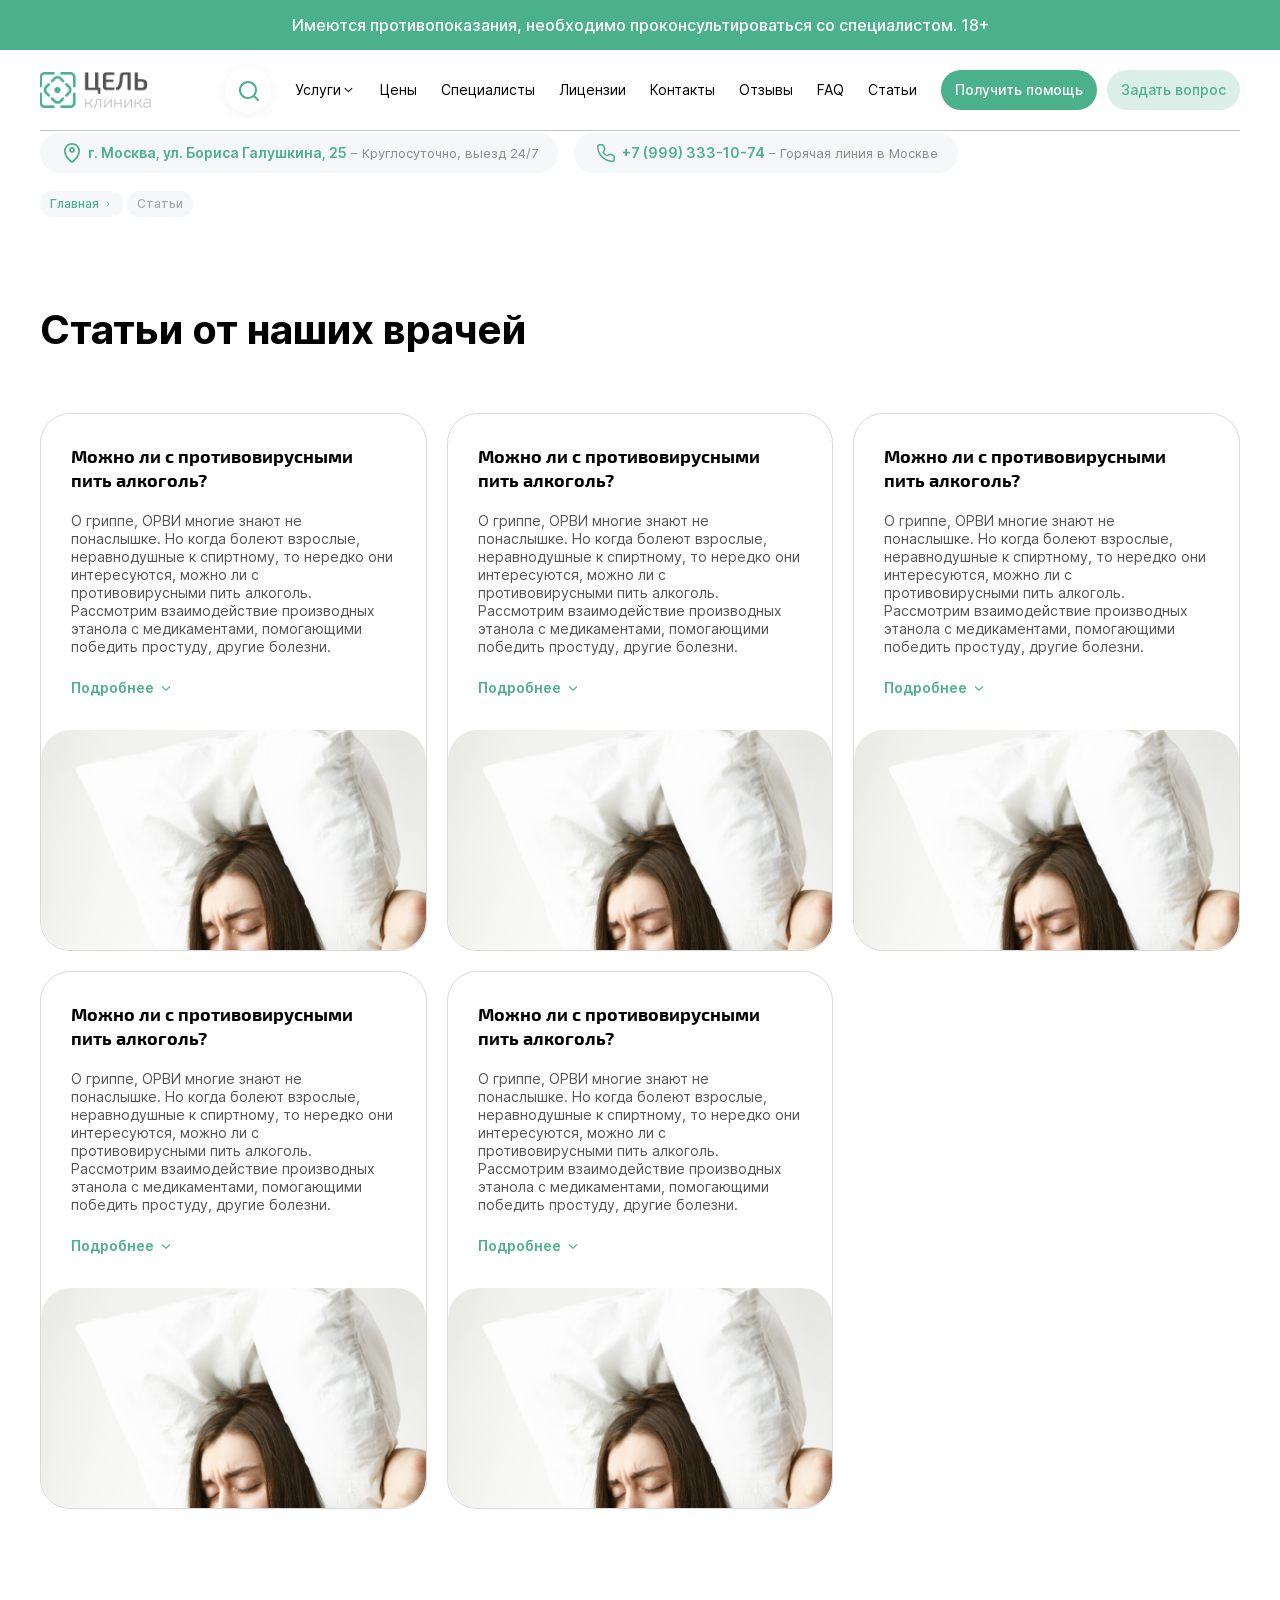
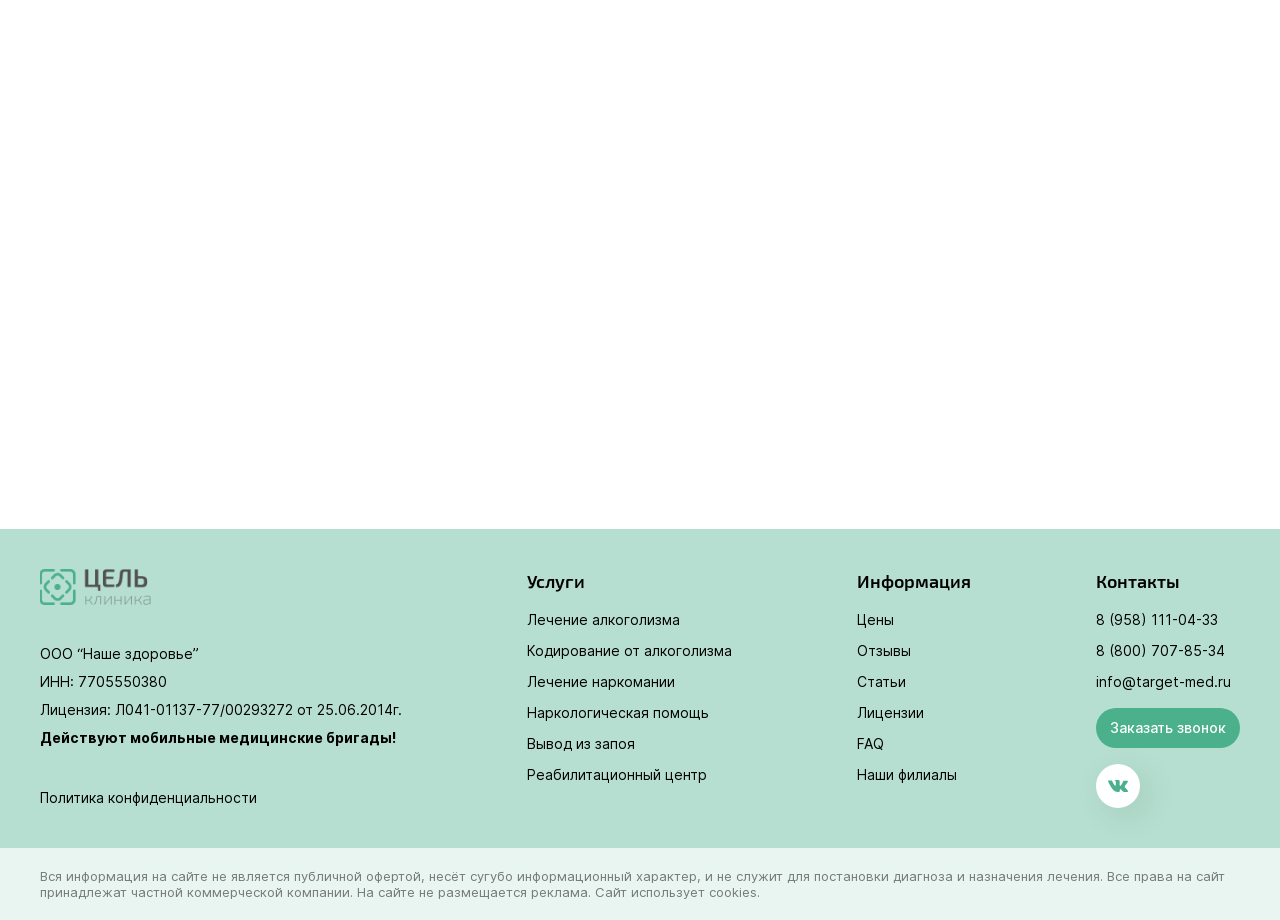
<file: articles.html>
<!DOCTYPE html>
<html lang="ru">

<head>
    <meta charset="UTF-8">
    <meta name="viewport" content="width=device-width, initial-scale=1.0">
    <title>Главная</title>
    <link rel="stylesheet" href="assets/css/normalize.css">
    <link rel="stylesheet" href="assets/css/build/aos.css">
    <link rel="stylesheet" href="assets/css/build/swiper.css">
    <link rel="stylesheet" href="assets/css/build/fancybox.css">
    <link rel="stylesheet" href="assets/css/style.css">
    <script defer src="assets/js/build/aos.js"></script>
    <script defer src="assets/js/build/mask.js"></script>
    <script defer src="assets/js/build/swiper.js"></script>
    <script defer src="assets/js/build/fancybox.js"></script>
    <script defer src="assets/js/main.js"></script>
    <script type="text/javascript">
        document.addEventListener('DOMContentLoaded', function () {
            let flagMap = false;
            document.addEventListener('scroll', function () {
                const blockMap = document.getElementById('map');
                const posTop = blockMap.getBoundingClientRect().top;

                if (posTop < window.innerHeight && !flagMap) {
                    if (!document.querySelector('[src="https://api-maps.yandex.ru/2.1/?apikey=ваш API-ключ&lang=ru_RU"]')) {
                        const script = document.createElement('script');
                        script.type = 'text/javascript';
                        script.src = 'https://api-maps.yandex.ru/2.1/?apikey=ваш API-ключ&lang=ru_RU';
                        document.head.appendChild(script);
                    }

                    ymaps.ready(init);

                    function init() {
                        const map = document.querySelector('#map');

                        if (map) {
                            var myMap = new ymaps.Map("map", {
                                center: [47.228163, 39.714641],
                                zoom: 14,
                            });

                            var myPlacemark = new ymaps.Placemark([47.228163, 39.714641], {}, {
                                iconLayout: 'default#image',
                                iconImageHref: 'assets/img/icons/map-marker.svg',
                                iconImageSize: [30, 30],
                            });

                            myMap.geoObjects.add(myPlacemark);
                            myMap.behaviors.disable('scrollZoom');
                        }
                    }

                    flagMap = true;
                }
            });
        });
    </script>
</head>

<body>
    <div class="contraindications" data-aos="fade-down" data-aos-duration="600">
        <div class="contraindications__container container">
            <p class="contraindications__text">
                Имеются противопоказания, необходимо проконсультироваться со специалистом.&nbsp;18+
            </p>
        </div>
    </div>
    <header class="header">
        <div class="header__container container">
            <div class="header__wrapper">
                <a href="/" class="header__logo logo" data-aos="zoom-in" data-aos-duration="600">
                    <img src="assets/img/logo.svg" alt="" class="logo__img">
                </a>
                <button class="header__menu-open open-menu">
                    <svg width="24" height="24" viewBox="0 0 24 24" fill="none" xmlns="http://www.w3.org/2000/svg">
                        <path fill-rule="evenodd" clip-rule="evenodd"
                            d="M4 6.87179C4 6.39032 4.38783 6 4.86624 6H19.1338C19.6122 6 20 6.39032 20 6.87179C20 7.35327 19.6122 7.74359 19.1338 7.74359H4.86624C4.38783 7.74359 4 7.35327 4 6.87179ZM4 12C4 11.5185 4.38783 11.1282 4.86624 11.1282H19.1338C19.6122 11.1282 20 11.5185 20 12C20 12.4815 19.6122 12.8718 19.1338 12.8718H4.86624C4.38783 12.8718 4 12.4815 4 12ZM4 17.1282C4 16.6467 4.38783 16.2564 4.86624 16.2564H19.1338C19.6122 16.2564 20 16.6467 20 17.1282C20 17.6097 19.6122 18 19.1338 18H4.86624C4.38783 18 4 17.6097 4 17.1282Z"
                            fill="black" />
                    </svg>
                </button>
                <div class="header__content">
                    <div class="header__search-wrapper">
                        <button class="header__search-open search-open" data-aos="zoom-in" data-aos-duration="600">
                            <svg width="21" height="21" viewBox="0 0 21 21" fill="none"
                                xmlns="http://www.w3.org/2000/svg">
                                <path
                                    d="M20.7094 19.2899L16.9994 15.6099C18.4395 13.8143 19.1369 11.5352 18.9482 9.2412C18.7595 6.94721 17.6991 4.81269 15.9849 3.27655C14.2708 1.74041 12.0332 0.919414 9.73234 0.982375C7.43145 1.04534 5.24214 1.98747 3.61456 3.61505C1.98698 5.24263 1.04485 7.43194 0.981887 9.73283C0.918926 12.0337 1.73992 14.2713 3.27606 15.9854C4.8122 17.6996 6.94672 18.76 9.24072 18.9487C11.5347 19.1374 13.8138 18.44 15.6094 16.9999L19.2894 20.6799C19.3824 20.7736 19.493 20.848 19.6148 20.8988C19.7367 20.9496 19.8674 20.9757 19.9994 20.9757C20.1314 20.9757 20.2621 20.9496 20.384 20.8988C20.5059 20.848 20.6165 20.7736 20.7094 20.6799C20.8897 20.4934 20.9904 20.2442 20.9904 19.9849C20.9904 19.7256 20.8897 19.4764 20.7094 19.2899ZM9.99942 16.9999C8.61495 16.9999 7.26157 16.5894 6.11042 15.8202C4.95928 15.051 4.06207 13.9578 3.53226 12.6787C3.00245 11.3996 2.86382 9.99214 3.13392 8.63427C3.40402 7.27641 4.0707 6.02912 5.04967 5.05016C6.02864 4.07119 7.27592 3.4045 8.63378 3.13441C9.99165 2.86431 11.3991 3.00293 12.6782 3.53275C13.9573 4.06256 15.0505 4.95977 15.8197 6.11091C16.5889 7.26206 16.9994 8.61544 16.9994 9.9999C16.9994 11.8564 16.2619 13.6369 14.9492 14.9497C13.6364 16.2624 11.8559 16.9999 9.99942 16.9999Z"
                                    fill="#4BB08C" />
                            </svg>
                        </button>
                        <form action="/search/" method="post" class="header__search-form search-form">
                            <label class="search-form__label">
                                <input name="s" type="text" class="search-form__input" placeholder="Поиск по сайту">
                            </label>
                            <div class="search-form__btn-close search-close"></div>
                        </form>
                    </div>
                    <button class="header__menu-close close-menu">
                        <svg width="24" height="24" viewBox="0 0 24 24" fill="none" xmlns="http://www.w3.org/2000/svg">
                            <path d="M24 1L1 24" stroke="#000" stroke-width="3"></path>
                            <path d="M24 24L1 1" stroke="#000" stroke-width="3"></path>
                        </svg>
                    </button>
                    <nav class="header__menu menu" data-aos="zoom-in" data-aos-duration="600">
                        <ul class="menu__list">
                            <li class="menu__item menu-item">
                                <a href="#" class="menu__link">
                                    <span class="menu__link-text">
                                        Услуги
                                    </span>
                                    <span class="menu__link-icon">
                                        <svg width="15" height="16" viewBox="0 0 15 16" fill="none"
                                            xmlns="http://www.w3.org/2000/svg">
                                            <path fill-rule="evenodd" clip-rule="evenodd"
                                                d="M11.2701 5.93378C11.0704 5.73408 10.7467 5.73408 10.547 5.93378L7.49947 8.98128L4.45196 5.93378C4.25226 5.73408 3.92849 5.73408 3.72879 5.93378C3.52909 6.13348 3.52909 6.45725 3.72879 6.65695L7.13788 10.066C7.33758 10.2657 7.66136 10.2657 7.86106 10.066L11.2701 6.65695C11.4698 6.45725 11.4698 6.13348 11.2701 5.93378Z"
                                                fill="black" />
                                        </svg>
                                    </span>
                                </a>
                                <span class="menu__item-open-btn">
                                    <svg width="12" height="8" viewBox="0 0 12 8" fill="none"
                                        xmlns="http://www.w3.org/2000/svg">
                                        <path d="M11 1L6 6L1 1" stroke="#000" stroke-width="1.5"></path>
                                    </svg>
                                </span>
                                <ul class="menu__dropdown">
                                    <li class="menu__dropdown-item menu-item">
                                        <a href="#" class="menu__dropdown-link">
                                            <span class="menu__dropdown-link-text">
                                                Лечение алкоголизма
                                            </span>
                                            <span class="menu__dropdown-link-icon">
                                                <svg width="6" height="12" viewBox="0 0 6 12" fill="none"
                                                    xmlns="http://www.w3.org/2000/svg">
                                                    <path fill-rule="evenodd" clip-rule="evenodd"
                                                        d="M0.24471 0.972649C-0.0215564 1.23892 -0.0215564 1.67062 0.24471 1.93689L4.30805 6.00022L0.24471 10.0636C-0.0215564 10.3298 -0.0215564 10.7615 0.24471 11.0278C0.510977 11.2941 0.94268 11.2941 1.20895 11.0278L5.7544 6.48234C6.02067 6.21607 6.02067 5.78437 5.7544 5.5181L1.20895 0.972649C0.94268 0.706383 0.510977 0.706383 0.24471 0.972649Z"
                                                        fill="#545454" />
                                                </svg>
                                            </span>
                                        </a>
                                        <span class="menu__item-open-btn">
                                            <svg width="12" height="8" viewBox="0 0 12 8" fill="none"
                                                xmlns="http://www.w3.org/2000/svg">
                                                <path d="M11 1L6 6L1 1" stroke="#000" stroke-width="1.5"></path>
                                            </svg>
                                        </span>
                                        <ul class="menu__dropdown">
                                            <li class="menu__dropdown-item menu-item">
                                                <a href="#" class="menu__dropdown-link">
                                                    <span class="menu__dropdown-link-text">
                                                        Лечение алкоголизма на дому
                                                    </span>
                                                </a>
                                            </li>
                                            <li class="menu__dropdown-item menu-item">
                                                <a href="#" class="menu__dropdown-link">
                                                    <span class="menu__dropdown-link-text">
                                                        Помощь при алкоголизме
                                                    </span>
                                                </a>
                                            </li>
                                            <li class="menu__dropdown-item menu-item">
                                                <a href="#" class="menu__dropdown-link">
                                                    <span class="menu__dropdown-link-text">
                                                        Принудительное лечение алкоголизма
                                                    </span>
                                                </a>
                                            </li>
                                            <li class="menu__dropdown-item menu-item">
                                                <a href="#" class="menu__dropdown-link">
                                                    <span class="menu__dropdown-link-text">
                                                        Лечение подросткового и детского алкоголизма
                                                    </span>
                                                </a>
                                            </li>
                                            <li class="menu__dropdown-item menu-item">
                                                <a href="#" class="menu__dropdown-link">
                                                    <span class="menu__dropdown-link-text">
                                                        Лечение хронического алкоголизма
                                                    </span>
                                                </a>
                                            </li>
                                            <li class="menu__dropdown-item menu-item">
                                                <a href="#" class="menu__dropdown-link">
                                                    <span class="menu__dropdown-link-text">
                                                        Лечение алкоголизма в стационаре
                                                    </span>
                                                </a>
                                            </li>
                                            <li class="menu__dropdown-item menu-item">
                                                <a href="#" class="menu__dropdown-link">
                                                    <span class="menu__dropdown-link-text">
                                                        Помощь при алкогольном отравлении
                                                    </span>
                                                </a>
                                            </li>
                                            <li class="menu__dropdown-item menu-item">
                                                <a href="#" class="menu__dropdown-link">
                                                    <span class="menu__dropdown-link-text">
                                                        Лечение пивного алкоголизма
                                                    </span>
                                                </a>
                                            </li>
                                            <li class="menu__dropdown-item menu-item">
                                                <a href="#" class="menu__dropdown-link">
                                                    <span class="menu__dropdown-link-text">
                                                        Лечение женского алкоголизма
                                                    </span>
                                                </a>
                                            </li>
                                        </ul>
                                    </li>
                                    <li class="menu__dropdown-item menu-item">
                                        <a href="#" class="menu__dropdown-link">
                                            <span class="menu__dropdown-link-text">
                                                Кодирование от алкоголизма
                                            </span>
                                            <span class="menu__dropdown-link-icon">
                                                <svg width="6" height="12" viewBox="0 0 6 12" fill="none"
                                                    xmlns="http://www.w3.org/2000/svg">
                                                    <path fill-rule="evenodd" clip-rule="evenodd"
                                                        d="M0.24471 0.972649C-0.0215564 1.23892 -0.0215564 1.67062 0.24471 1.93689L4.30805 6.00022L0.24471 10.0636C-0.0215564 10.3298 -0.0215564 10.7615 0.24471 11.0278C0.510977 11.2941 0.94268 11.2941 1.20895 11.0278L5.7544 6.48234C6.02067 6.21607 6.02067 5.78437 5.7544 5.5181L1.20895 0.972649C0.94268 0.706383 0.510977 0.706383 0.24471 0.972649Z"
                                                        fill="#545454" />
                                                </svg>
                                            </span>
                                        </a>
                                        <span class="menu__item-open-btn">
                                            <svg width="12" height="8" viewBox="0 0 12 8" fill="none"
                                                xmlns="http://www.w3.org/2000/svg">
                                                <path d="M11 1L6 6L1 1" stroke="#000" stroke-width="1.5"></path>
                                            </svg>
                                        </span>
                                        <ul class="menu__dropdown">
                                            <li class="menu__dropdown-item menu-item">
                                                <a href="#" class="menu__dropdown-link">
                                                    <span class="menu__dropdown-link-text">
                                                        Лечение алкоголизма на дому
                                                    </span>
                                                </a>
                                            </li>
                                            <li class="menu__dropdown-item menu-item">
                                                <a href="#" class="menu__dropdown-link">
                                                    <span class="menu__dropdown-link-text">
                                                        Помощь при алкоголизме
                                                    </span>
                                                </a>
                                            </li>
                                            <li class="menu__dropdown-item menu-item">
                                                <a href="#" class="menu__dropdown-link">
                                                    <span class="menu__dropdown-link-text">
                                                        Принудительное лечение алкоголизма
                                                    </span>
                                                </a>
                                            </li>
                                            <li class="menu__dropdown-item menu-item">
                                                <a href="#" class="menu__dropdown-link">
                                                    <span class="menu__dropdown-link-text">
                                                        Лечение подросткового и детского алкоголизмаs
                                                    </span>
                                                </a>
                                            </li>
                                            <li class="menu__dropdown-item menu-item">
                                                <a href="#" class="menu__dropdown-link">
                                                    <span class="menu__dropdown-link-text">
                                                        Лечение хронического алкоголизма
                                                    </span>
                                                </a>
                                            </li>
                                            <li class="menu__dropdown-item menu-item">
                                                <a href="#" class="menu__dropdown-link">
                                                    <span class="menu__dropdown-link-text">
                                                        Лечение алкоголизма в стационаре
                                                    </span>
                                                </a>
                                            </li>
                                            <li class="menu__dropdown-item menu-item">
                                                <a href="#" class="menu__dropdown-link">
                                                    <span class="menu__dropdown-link-text">
                                                        Помощь при алкогольном отравлении
                                                    </span>
                                                </a>
                                            </li>
                                            <li class="menu__dropdown-item menu-item">
                                                <a href="#" class="menu__dropdown-link">
                                                    <span class="menu__dropdown-link-text">
                                                        Лечение пивного алкоголизма
                                                    </span>
                                                </a>
                                            </li>
                                            <li class="menu__dropdown-item menu-item">
                                                <a href="#" class="menu__dropdown-link">
                                                    <span class="menu__dropdown-link-text">
                                                        Лечение женского алкоголизма
                                                    </span>
                                                </a>
                                            </li>
                                        </ul>
                                    </li>
                                    <li class="menu__dropdown-item menu-item">
                                        <a href="#" class="menu__dropdown-link">
                                            <span class="menu__dropdown-link-text">
                                                Лечение наркомании
                                            </span>
                                            <span class="menu__dropdown-link-icon">
                                                <svg width="6" height="12" viewBox="0 0 6 12" fill="none"
                                                    xmlns="http://www.w3.org/2000/svg">
                                                    <path fill-rule="evenodd" clip-rule="evenodd"
                                                        d="M0.24471 0.972649C-0.0215564 1.23892 -0.0215564 1.67062 0.24471 1.93689L4.30805 6.00022L0.24471 10.0636C-0.0215564 10.3298 -0.0215564 10.7615 0.24471 11.0278C0.510977 11.2941 0.94268 11.2941 1.20895 11.0278L5.7544 6.48234C6.02067 6.21607 6.02067 5.78437 5.7544 5.5181L1.20895 0.972649C0.94268 0.706383 0.510977 0.706383 0.24471 0.972649Z"
                                                        fill="#545454" />
                                                </svg>
                                            </span>
                                        </a>
                                        <span class="menu__item-open-btn">
                                            <svg width="12" height="8" viewBox="0 0 12 8" fill="none"
                                                xmlns="http://www.w3.org/2000/svg">
                                                <path d="M11 1L6 6L1 1" stroke="#000" stroke-width="1.5"></path>
                                            </svg>
                                        </span>
                                        <ul class="menu__dropdown">
                                            <li class="menu__dropdown-item menu-item">
                                                <a href="#" class="menu__dropdown-link">
                                                    <span class="menu__dropdown-link-text">
                                                        Лечение алкоголизма на дому
                                                    </span>
                                                </a>
                                            </li>
                                            <li class="menu__dropdown-item menu-item">
                                                <a href="#" class="menu__dropdown-link">
                                                    <span class="menu__dropdown-link-text">
                                                        Помощь при алкоголизме
                                                    </span>
                                                </a>
                                            </li>
                                            <li class="menu__dropdown-item menu-item">
                                                <a href="#" class="menu__dropdown-link">
                                                    <span class="menu__dropdown-link-text">
                                                        Принудительное лечение алкоголизма
                                                    </span>
                                                </a>
                                            </li>
                                            <li class="menu__dropdown-item menu-item">
                                                <a href="#" class="menu__dropdown-link">
                                                    <span class="menu__dropdown-link-text">
                                                        Лечение подросткового и детского алкоголизмаs
                                                    </span>
                                                </a>
                                            </li>
                                            <li class="menu__dropdown-item menu-item">
                                                <a href="#" class="menu__dropdown-link">
                                                    <span class="menu__dropdown-link-text">
                                                        Лечение хронического алкоголизма
                                                    </span>
                                                </a>
                                            </li>
                                            <li class="menu__dropdown-item menu-item">
                                                <a href="#" class="menu__dropdown-link">
                                                    <span class="menu__dropdown-link-text">
                                                        Лечение алкоголизма в стационаре
                                                    </span>
                                                </a>
                                            </li>
                                            <li class="menu__dropdown-item menu-item">
                                                <a href="#" class="menu__dropdown-link">
                                                    <span class="menu__dropdown-link-text">
                                                        Помощь при алкогольном отравлении
                                                    </span>
                                                </a>
                                            </li>
                                            <li class="menu__dropdown-item menu-item">
                                                <a href="#" class="menu__dropdown-link">
                                                    <span class="menu__dropdown-link-text">
                                                        Лечение пивного алкоголизма
                                                    </span>
                                                </a>
                                            </li>
                                            <li class="menu__dropdown-item menu-item">
                                                <a href="#" class="menu__dropdown-link">
                                                    <span class="menu__dropdown-link-text">
                                                        Лечение женского алкоголизма
                                                    </span>
                                                </a>
                                            </li>
                                        </ul>
                                    </li>
                                    <li class="menu__dropdown-item menu-item">
                                        <a href="#" class="menu__dropdown-link">
                                            <span class="menu__dropdown-link-text">
                                                Наркологическая помощь
                                            </span>
                                            <span class="menu__dropdown-link-icon">
                                                <svg width="6" height="12" viewBox="0 0 6 12" fill="none"
                                                    xmlns="http://www.w3.org/2000/svg">
                                                    <path fill-rule="evenodd" clip-rule="evenodd"
                                                        d="M0.24471 0.972649C-0.0215564 1.23892 -0.0215564 1.67062 0.24471 1.93689L4.30805 6.00022L0.24471 10.0636C-0.0215564 10.3298 -0.0215564 10.7615 0.24471 11.0278C0.510977 11.2941 0.94268 11.2941 1.20895 11.0278L5.7544 6.48234C6.02067 6.21607 6.02067 5.78437 5.7544 5.5181L1.20895 0.972649C0.94268 0.706383 0.510977 0.706383 0.24471 0.972649Z"
                                                        fill="#545454" />
                                                </svg>
                                            </span>
                                        </a>
                                        <span class="menu__item-open-btn">
                                            <svg width="12" height="8" viewBox="0 0 12 8" fill="none"
                                                xmlns="http://www.w3.org/2000/svg">
                                                <path d="M11 1L6 6L1 1" stroke="#000" stroke-width="1.5"></path>
                                            </svg>
                                        </span>
                                        <ul class="menu__dropdown">
                                            <li class="menu__dropdown-item menu-item">
                                                <a href="#" class="menu__dropdown-link">
                                                    <span class="menu__dropdown-link-text">
                                                        Лечение алкоголизма на дому
                                                    </span>
                                                </a>
                                            </li>
                                            <li class="menu__dropdown-item menu-item">
                                                <a href="#" class="menu__dropdown-link">
                                                    <span class="menu__dropdown-link-text">
                                                        Помощь при алкоголизме
                                                    </span>
                                                </a>
                                            </li>
                                            <li class="menu__dropdown-item menu-item">
                                                <a href="#" class="menu__dropdown-link">
                                                    <span class="menu__dropdown-link-text">
                                                        Принудительное лечение алкоголизма
                                                    </span>
                                                </a>
                                            </li>
                                            <li class="menu__dropdown-item menu-item">
                                                <a href="#" class="menu__dropdown-link">
                                                    <span class="menu__dropdown-link-text">
                                                        Лечение подросткового и детского алкоголизмаs
                                                    </span>
                                                </a>
                                            </li>
                                            <li class="menu__dropdown-item menu-item">
                                                <a href="#" class="menu__dropdown-link">
                                                    <span class="menu__dropdown-link-text">
                                                        Лечение хронического алкоголизма
                                                    </span>
                                                </a>
                                            </li>
                                            <li class="menu__dropdown-item menu-item">
                                                <a href="#" class="menu__dropdown-link">
                                                    <span class="menu__dropdown-link-text">
                                                        Лечение алкоголизма в стационаре
                                                    </span>
                                                </a>
                                            </li>
                                            <li class="menu__dropdown-item menu-item">
                                                <a href="#" class="menu__dropdown-link">
                                                    <span class="menu__dropdown-link-text">
                                                        Помощь при алкогольном отравлении
                                                    </span>
                                                </a>
                                            </li>
                                            <li class="menu__dropdown-item menu-item">
                                                <a href="#" class="menu__dropdown-link">
                                                    <span class="menu__dropdown-link-text">
                                                        Лечение пивного алкоголизма
                                                    </span>
                                                </a>
                                            </li>
                                            <li class="menu__dropdown-item menu-item">
                                                <a href="#" class="menu__dropdown-link">
                                                    <span class="menu__dropdown-link-text">
                                                        Лечение женского алкоголизма
                                                    </span>
                                                </a>
                                            </li>
                                        </ul>
                                    </li>
                                    <li class="menu__dropdown-item menu-item">
                                        <a href="#" class="menu__dropdown-link">
                                            <span class="menu__dropdown-link-text">
                                                Вывод из запоя
                                            </span>
                                            <span class="menu__dropdown-link-icon">
                                                <svg width="6" height="12" viewBox="0 0 6 12" fill="none"
                                                    xmlns="http://www.w3.org/2000/svg">
                                                    <path fill-rule="evenodd" clip-rule="evenodd"
                                                        d="M0.24471 0.972649C-0.0215564 1.23892 -0.0215564 1.67062 0.24471 1.93689L4.30805 6.00022L0.24471 10.0636C-0.0215564 10.3298 -0.0215564 10.7615 0.24471 11.0278C0.510977 11.2941 0.94268 11.2941 1.20895 11.0278L5.7544 6.48234C6.02067 6.21607 6.02067 5.78437 5.7544 5.5181L1.20895 0.972649C0.94268 0.706383 0.510977 0.706383 0.24471 0.972649Z"
                                                        fill="#545454" />
                                                </svg>
                                            </span>
                                        </a>
                                        <span class="menu__item-open-btn">
                                            <svg width="12" height="8" viewBox="0 0 12 8" fill="none"
                                                xmlns="http://www.w3.org/2000/svg">
                                                <path d="M11 1L6 6L1 1" stroke="#000" stroke-width="1.5"></path>
                                            </svg>
                                        </span>
                                        <ul class="menu__dropdown">
                                            <li class="menu__dropdown-item menu-item">
                                                <a href="#" class="menu__dropdown-link">
                                                    <span class="menu__dropdown-link-text">
                                                        Лечение алкоголизма на дому
                                                    </span>
                                                </a>
                                            </li>
                                            <li class="menu__dropdown-item menu-item">
                                                <a href="#" class="menu__dropdown-link">
                                                    <span class="menu__dropdown-link-text">
                                                        Помощь при алкоголизме
                                                    </span>
                                                </a>
                                            </li>
                                            <li class="menu__dropdown-item menu-item">
                                                <a href="#" class="menu__dropdown-link">
                                                    <span class="menu__dropdown-link-text">
                                                        Принудительное лечение алкоголизма
                                                    </span>
                                                </a>
                                            </li>
                                            <li class="menu__dropdown-item menu-item">
                                                <a href="#" class="menu__dropdown-link">
                                                    <span class="menu__dropdown-link-text">
                                                        Лечение подросткового и детского алкоголизмаs
                                                    </span>
                                                </a>
                                            </li>
                                            <li class="menu__dropdown-item menu-item">
                                                <a href="#" class="menu__dropdown-link">
                                                    <span class="menu__dropdown-link-text">
                                                        Лечение хронического алкоголизма
                                                    </span>
                                                </a>
                                            </li>
                                            <li class="menu__dropdown-item menu-item">
                                                <a href="#" class="menu__dropdown-link">
                                                    <span class="menu__dropdown-link-text">
                                                        Лечение алкоголизма в стационаре
                                                    </span>
                                                </a>
                                            </li>
                                            <li class="menu__dropdown-item menu-item">
                                                <a href="#" class="menu__dropdown-link">
                                                    <span class="menu__dropdown-link-text">
                                                        Помощь при алкогольном отравлении
                                                    </span>
                                                </a>
                                            </li>
                                            <li class="menu__dropdown-item menu-item">
                                                <a href="#" class="menu__dropdown-link">
                                                    <span class="menu__dropdown-link-text">
                                                        Лечение пивного алкоголизма
                                                    </span>
                                                </a>
                                            </li>
                                            <li class="menu__dropdown-item menu-item">
                                                <a href="#" class="menu__dropdown-link">
                                                    <span class="menu__dropdown-link-text">
                                                        Лечение женского алкоголизма
                                                    </span>
                                                </a>
                                            </li>
                                        </ul>
                                    </li>
                                    <li class="menu__dropdown-item menu-item">
                                        <a href="#" class="menu__dropdown-link">
                                            <span class="menu__dropdown-link-text">
                                                Реабилитационный центр
                                            </span>
                                            <span class="menu__dropdown-link-icon">
                                                <svg width="6" height="12" viewBox="0 0 6 12" fill="none"
                                                    xmlns="http://www.w3.org/2000/svg">
                                                    <path fill-rule="evenodd" clip-rule="evenodd"
                                                        d="M0.24471 0.972649C-0.0215564 1.23892 -0.0215564 1.67062 0.24471 1.93689L4.30805 6.00022L0.24471 10.0636C-0.0215564 10.3298 -0.0215564 10.7615 0.24471 11.0278C0.510977 11.2941 0.94268 11.2941 1.20895 11.0278L5.7544 6.48234C6.02067 6.21607 6.02067 5.78437 5.7544 5.5181L1.20895 0.972649C0.94268 0.706383 0.510977 0.706383 0.24471 0.972649Z"
                                                        fill="#545454" />
                                                </svg>
                                            </span>
                                        </a>
                                        <span class="menu__item-open-btn">
                                            <svg width="12" height="8" viewBox="0 0 12 8" fill="none"
                                                xmlns="http://www.w3.org/2000/svg">
                                                <path d="M11 1L6 6L1 1" stroke="#000" stroke-width="1.5"></path>
                                            </svg>
                                        </span>
                                        <ul class="menu__dropdown">
                                            <li class="menu__dropdown-item menu-item">
                                                <a href="#" class="menu__dropdown-link">
                                                    <span class="menu__dropdown-link-text">
                                                        Лечение алкоголизма на дому
                                                    </span>
                                                </a>
                                            </li>
                                            <li class="menu__dropdown-item menu-item">
                                                <a href="#" class="menu__dropdown-link">
                                                    <span class="menu__dropdown-link-text">
                                                        Помощь при алкоголизме
                                                    </span>
                                                </a>
                                            </li>
                                            <li class="menu__dropdown-item menu-item">
                                                <a href="#" class="menu__dropdown-link">
                                                    <span class="menu__dropdown-link-text">
                                                        Принудительное лечение алкоголизма
                                                    </span>
                                                </a>
                                            </li>
                                            <li class="menu__dropdown-item menu-item">
                                                <a href="#" class="menu__dropdown-link">
                                                    <span class="menu__dropdown-link-text">
                                                        Лечение подросткового и детского алкоголизмаs
                                                    </span>
                                                </a>
                                            </li>
                                            <li class="menu__dropdown-item menu-item">
                                                <a href="#" class="menu__dropdown-link">
                                                    <span class="menu__dropdown-link-text">
                                                        Лечение хронического алкоголизма
                                                    </span>
                                                </a>
                                            </li>
                                            <li class="menu__dropdown-item menu-item">
                                                <a href="#" class="menu__dropdown-link">
                                                    <span class="menu__dropdown-link-text">
                                                        Лечение алкоголизма в стационаре
                                                    </span>
                                                </a>
                                            </li>
                                            <li class="menu__dropdown-item menu-item">
                                                <a href="#" class="menu__dropdown-link">
                                                    <span class="menu__dropdown-link-text">
                                                        Помощь при алкогольном отравлении
                                                    </span>
                                                </a>
                                            </li>
                                            <li class="menu__dropdown-item menu-item">
                                                <a href="#" class="menu__dropdown-link">
                                                    <span class="menu__dropdown-link-text">
                                                        Лечение пивного алкоголизма
                                                    </span>
                                                </a>
                                            </li>
                                            <li class="menu__dropdown-item menu-item">
                                                <a href="#" class="menu__dropdown-link">
                                                    <span class="menu__dropdown-link-text">
                                                        Лечение женского алкоголизма
                                                    </span>
                                                </a>
                                            </li>
                                        </ul>
                                    </li>
                                </ul>
                            </li>
                            <li class="menu__item menu-item">
                                <a href="#" class="menu__link">
                                    <span class="menu__link-text">
                                        Цены
                                    </span>
                                </a>
                            </li>
                            <li class="menu__item menu-item">
                                <a href="#" class="menu__link">
                                    <span class="menu__link-text">
                                        Специалисты
                                    </span>
                                </a>
                            </li>
                            <li class="menu__item menu-item">
                                <a href="#" class="menu__link">
                                    <span class="menu__link-text">
                                        Лицензии
                                    </span>
                                </a>
                            </li>
                            <li class="menu__item menu-item">
                                <a href="#" class="menu__link">
                                    <span class="menu__link-text">
                                        Контакты
                                    </span>
                                </a>
                            </li>
                            <li class="menu__item menu-item">
                                <a href="#" class="menu__link">
                                    <span class="menu__link-text">
                                        Отзывы
                                    </span>
                                </a>
                            </li>
                            <li class="menu__item menu-item">
                                <a href="#" class="menu__link">
                                    <span class="menu__link-text">
                                        FAQ
                                    </span>
                                </a>
                            </li>
                            <li class="menu__item menu-item">
                                <a href="#" class="menu__link">
                                    <span class="menu__link-text">
                                        Статьи
                                    </span>
                                </a>
                            </li>
                        </ul>
                    </nav>
                    <div class="header__btn-group">
                        <button class="header__btn btn popup-btn" data-path="form" data-title="Получить помощь">
                            Получить помощь
                        </button>
                        <button class="header__btn btn btn_color popup-btn" data-path="question"
                            data-title="Задать вопрос">
                            Задать вопрос
                        </button>
                    </div>
                </div>
            </div>
            <div class="header__connection">
                <div class="header__connection-btn" data-aos="zoom-in" data-aos-duration="600">
                    <img src="assets/img/icons/geo.svg" alt="" class="header__connection-icon"
                        aria-label="presentation">
                    <div class="header__connection-btn-wrapper">
                        <span class="header__connection-link">
                            г. Москва, ул. Бориса Галушкина, 25
                        </span>
                        <span class="header__connection-text">
                            – Круглосуточно, выезд 24/7
                        </span>
                    </div>
                </div>
                <a href="tel:+79993331074" class="header__connection-btn" data-aos="zoom-in" data-aos-duration="600">
                    <img src="assets/img/icons/phone.svg" alt="" class="header__connection-icon"
                        aria-label="presentation">
                    <div class="header__connection-btn-wrapper">
                        <span class="header__connection-link">
                            +7 (999) 333-10-74
                        </span>
                        <span class="header__connection-text">
                            – Горячая линия в Москве
                        </span>
                    </div>
                </a>
            </div>
        </div>
    </header>
    <main class="main">
        <div class="breadcrumbs">
            <div class="breadcrumbs__container container">
                <ul class="breadcrumbs__list">
                    <li class="breadcrumbs__item">
                        <a href="#" class="breadcrumbs__link">
                            <span class="breadcrumbs__link-text">
                                Главная
                            </span>
                            <span class="breadcrumbs__link-arrow">
                                <svg width="10" height="10" viewBox="0 0 10 10" fill="none"
                                    xmlns="http://www.w3.org/2000/svg">
                                    <path fill-rule="evenodd" clip-rule="evenodd"
                                        d="M3.62187 2.48608C3.48873 2.61921 3.48873 2.83507 3.62187 2.9682L5.65354 4.99987L3.62187 7.03154C3.48873 7.16467 3.48873 7.38052 3.62187 7.51365C3.755 7.64679 3.97085 7.64679 4.10399 7.51365L6.37671 5.24093C6.50985 5.10779 6.50985 4.89194 6.37671 4.75881L4.10399 2.48608C3.97085 2.35295 3.755 2.35295 3.62187 2.48608Z"
                                        fill="#4BB08C" />
                                </svg>
                            </span>
                        </a>
                    </li>
                    <li class="breadcrumbs__item">
                        <span class="breadcrumbs__link breadcrumbs__link_active">
                            <span class="breadcrumbs__link-text">
                                Статьи
                            </span>
                        </span>
                    </li>
                </ul>
            </div>
        </div>
        <section class="articles-page section-offset" data-aos="fade-up" data-aos-duration="600">
            <div class="articles-page__container container">
                <h1 class="articles-page__title section-title">
                    Статьи от наших врачей
                </h1>
                <div class="articles-page__wrapper grid-3-20-20">
                    <div class="articles-page__item article">
                        <div class="article__content">
                            <p class="article__title">
                                Можно ли с противовирусными пить алкоголь?
                            </p>
                            <p class="article__descr">
                                О гриппе, ОРВИ многие знают не понаслышке. Но когда болеют взрослые, неравнодушные к
                                спиртному, то нередко они интересуются, можно ли с противовирусными пить алкоголь.
                                Рассмотрим взаимодействие производных этанола с медикаментами, помогающими победить
                                простуду, другие болезни.
                            </p>
                            <a href="#" class="article__link link">
                                <span class="link__text">
                                    Подробнее
                                </span>
                                <span class="link__arrow">
                                    <svg width="16" height="17" viewBox="0 0 16 17" fill="none"
                                        xmlns="http://www.w3.org/2000/svg">
                                        <path fill-rule="evenodd" clip-rule="evenodd"
                                            d="M12.0219 6.35827C11.8089 6.14526 11.4635 6.14526 11.2505 6.35827L7.99982 9.60894L4.74915 6.35827C4.53614 6.14526 4.19078 6.14526 3.97776 6.35827C3.76475 6.57128 3.76475 6.91664 3.97776 7.12966L7.61413 10.766C7.82714 10.979 8.1725 10.979 8.38552 10.766L12.0219 7.12966C12.2349 6.91664 12.2349 6.57128 12.0219 6.35827Z"
                                            fill="#4BB08C" />
                                    </svg>
                                </span>
                            </a>
                        </div>
                        <picture class="article__picture">
                            <img src="assets/img/sections/text-blocks/1.png" alt="" class="article__img">
                        </picture>
                    </div>
                    <div class="articles-page__item article">
                        <div class="article__content">
                            <p class="article__title">
                                Можно ли с противовирусными пить алкоголь?
                            </p>
                            <p class="article__descr">
                                О гриппе, ОРВИ многие знают не понаслышке. Но когда болеют взрослые, неравнодушные к
                                спиртному, то нередко они интересуются, можно ли с противовирусными пить алкоголь.
                                Рассмотрим взаимодействие производных этанола с медикаментами, помогающими победить
                                простуду, другие болезни.
                            </p>
                            <a href="#" class="article__link link">
                                <span class="link__text">
                                    Подробнее
                                </span>
                                <span class="link__arrow">
                                    <svg width="16" height="17" viewBox="0 0 16 17" fill="none"
                                        xmlns="http://www.w3.org/2000/svg">
                                        <path fill-rule="evenodd" clip-rule="evenodd"
                                            d="M12.0219 6.35827C11.8089 6.14526 11.4635 6.14526 11.2505 6.35827L7.99982 9.60894L4.74915 6.35827C4.53614 6.14526 4.19078 6.14526 3.97776 6.35827C3.76475 6.57128 3.76475 6.91664 3.97776 7.12966L7.61413 10.766C7.82714 10.979 8.1725 10.979 8.38552 10.766L12.0219 7.12966C12.2349 6.91664 12.2349 6.57128 12.0219 6.35827Z"
                                            fill="#4BB08C" />
                                    </svg>
                                </span>
                            </a>
                        </div>
                        <picture class="article__picture">
                            <img src="assets/img/sections/text-blocks/1.png" alt="" class="article__img">
                        </picture>
                    </div>
                    <div class="articles-page__item article">
                        <div class="article__content">
                            <p class="article__title">
                                Можно ли с противовирусными пить алкоголь?
                            </p>
                            <p class="article__descr">
                                О гриппе, ОРВИ многие знают не понаслышке. Но когда болеют взрослые, неравнодушные к
                                спиртному, то нередко они интересуются, можно ли с противовирусными пить алкоголь.
                                Рассмотрим взаимодействие производных этанола с медикаментами, помогающими победить
                                простуду, другие болезни.
                            </p>
                            <a href="#" class="article__link link">
                                <span class="link__text">
                                    Подробнее
                                </span>
                                <span class="link__arrow">
                                    <svg width="16" height="17" viewBox="0 0 16 17" fill="none"
                                        xmlns="http://www.w3.org/2000/svg">
                                        <path fill-rule="evenodd" clip-rule="evenodd"
                                            d="M12.0219 6.35827C11.8089 6.14526 11.4635 6.14526 11.2505 6.35827L7.99982 9.60894L4.74915 6.35827C4.53614 6.14526 4.19078 6.14526 3.97776 6.35827C3.76475 6.57128 3.76475 6.91664 3.97776 7.12966L7.61413 10.766C7.82714 10.979 8.1725 10.979 8.38552 10.766L12.0219 7.12966C12.2349 6.91664 12.2349 6.57128 12.0219 6.35827Z"
                                            fill="#4BB08C" />
                                    </svg>
                                </span>
                            </a>
                        </div>
                        <picture class="article__picture">
                            <img src="assets/img/sections/text-blocks/1.png" alt="" class="article__img">
                        </picture>
                    </div>
                    <div class="articles-page__item article">
                        <div class="article__content">
                            <p class="article__title">
                                Можно ли с противовирусными пить алкоголь?
                            </p>
                            <p class="article__descr">
                                О гриппе, ОРВИ многие знают не понаслышке. Но когда болеют взрослые, неравнодушные к
                                спиртному, то нередко они интересуются, можно ли с противовирусными пить алкоголь.
                                Рассмотрим взаимодействие производных этанола с медикаментами, помогающими победить
                                простуду, другие болезни.
                            </p>
                            <a href="#" class="article__link link">
                                <span class="link__text">
                                    Подробнее
                                </span>
                                <span class="link__arrow">
                                    <svg width="16" height="17" viewBox="0 0 16 17" fill="none"
                                        xmlns="http://www.w3.org/2000/svg">
                                        <path fill-rule="evenodd" clip-rule="evenodd"
                                            d="M12.0219 6.35827C11.8089 6.14526 11.4635 6.14526 11.2505 6.35827L7.99982 9.60894L4.74915 6.35827C4.53614 6.14526 4.19078 6.14526 3.97776 6.35827C3.76475 6.57128 3.76475 6.91664 3.97776 7.12966L7.61413 10.766C7.82714 10.979 8.1725 10.979 8.38552 10.766L12.0219 7.12966C12.2349 6.91664 12.2349 6.57128 12.0219 6.35827Z"
                                            fill="#4BB08C" />
                                    </svg>
                                </span>
                            </a>
                        </div>
                        <picture class="article__picture">
                            <img src="assets/img/sections/text-blocks/1.png" alt="" class="article__img">
                        </picture>
                    </div>
                    <div class="articles-page__item article">
                        <div class="article__content">
                            <p class="article__title">
                                Можно ли с противовирусными пить алкоголь?
                            </p>
                            <p class="article__descr">
                                О гриппе, ОРВИ многие знают не понаслышке. Но когда болеют взрослые, неравнодушные к
                                спиртному, то нередко они интересуются, можно ли с противовирусными пить алкоголь.
                                Рассмотрим взаимодействие производных этанола с медикаментами, помогающими победить
                                простуду, другие болезни.
                            </p>
                            <a href="#" class="article__link link">
                                <span class="link__text">
                                    Подробнее
                                </span>
                                <span class="link__arrow">
                                    <svg width="16" height="17" viewBox="0 0 16 17" fill="none"
                                        xmlns="http://www.w3.org/2000/svg">
                                        <path fill-rule="evenodd" clip-rule="evenodd"
                                            d="M12.0219 6.35827C11.8089 6.14526 11.4635 6.14526 11.2505 6.35827L7.99982 9.60894L4.74915 6.35827C4.53614 6.14526 4.19078 6.14526 3.97776 6.35827C3.76475 6.57128 3.76475 6.91664 3.97776 7.12966L7.61413 10.766C7.82714 10.979 8.1725 10.979 8.38552 10.766L12.0219 7.12966C12.2349 6.91664 12.2349 6.57128 12.0219 6.35827Z"
                                            fill="#4BB08C" />
                                    </svg>
                                </span>
                            </a>
                        </div>
                        <picture class="article__picture">
                            <img src="assets/img/sections/text-blocks/1.png" alt="" class="article__img">
                        </picture>
                    </div>
                </div>
            </div>
        </section>
        <div class="map section-offset" data-aos="fade-up" data-aos-duration="600">
            <div class="map__container container">
                <div id="map" class="map__item"></div>
            </div>
        </div>
    </main>
    <footer class="footer" data-aos="fade-up" data-aos-duration="600">
        <div class="footer__main">
            <div class="footer__main-container container">
                <div class="footer__item">
                    <a href="/" class="footer__logo logo">
                        <img src="assets/img/logo.svg" alt="" class="logo__img">
                    </a>
                    <div class="footer__requisites requisites content-body">
                        <p class="requisites__text">
                            ООО “Наше здоровье”
                        </p>
                        <p class="requisites__text">
                            ИНН: 7705550380
                        </p>
                        <p class="requisites__text">
                            Лицензия: Л041-01137-77/00293272 от 25.06.2014г.
                        </p>
                        <p class="requisites__text">
                            <b>
                                Действуют мобильные медицинские бригады!
                            </b>
                        </p>
                    </div>
                    <ul class="footer__links">
                        <li class="footer__links-item">
                            <a href="#" class="footer__link">
                                Политика конфиденциальности
                            </a>
                        </li>
                    </ul>
                </div>
                <div class="footer__item">
                    <p class="footer__item-title">
                        Услуги
                    </p>
                    <ul class="footer__links">
                        <li class="footer__links-item">
                            <a href="#" class="footer__link">
                                Лечение алкоголизма
                            </a>
                        </li>
                        <li class="footer__links-item">
                            <a href="#" class="footer__link">
                                Кодирование от алкоголизма
                            </a>
                        </li>
                        <li class="footer__links-item">
                            <a href="#" class="footer__link">
                                Лечение наркомании
                            </a>
                        </li>
                        <li class="footer__links-item">
                            <a href="#" class="footer__link">
                                Наркологическая помощь
                            </a>
                        </li>
                        <li class="footer__links-item">
                            <a href="#" class="footer__link">
                                Вывод из запоя
                            </a>
                        </li>
                        <li class="footer__links-item">
                            <a href="#" class="footer__link">
                                Реабилитационный центр
                            </a>
                        </li>
                    </ul>
                </div>
                <div class="footer__item">
                    <p class="footer__item-title">
                        Информация
                    </p>
                    <ul class="footer__links">
                        <li class="footer__links-item">
                            <a href="#" class="footer__link">
                                Цены
                            </a>
                        </li>
                        <li class="footer__links-item">
                            <a href="#" class="footer__link">
                                Отзывы
                            </a>
                        </li>
                        <li class="footer__links-item">
                            <a href="#" class="footer__link">
                                Статьи
                            </a>
                        </li>
                        <li class="footer__links-item">
                            <a href="#" class="footer__link">
                                Лицензии
                            </a>
                        </li>
                        <li class="footer__links-item">
                            <a href="#" class="footer__link">
                                FAQ
                            </a>
                        </li>
                        <li class="footer__links-item">
                            <a href="#" class="footer__link">
                                Наши филиалы
                            </a>
                        </li>
                    </ul>
                </div>
                <div class="footer__item">
                    <p class="footer__item-title">
                        Контакты
                    </p>
                    <ul class="footer__links">
                        <li class="footer__links-item">
                            <a href="tel:89581110433" class="footer__link">
                                8 (958) 111-04-33
                            </a>
                        </li>
                        <li class="footer__links-item">
                            <a href="tel:88007078534" class="footer__link">
                                8 (800) 707-85-34
                            </a>
                        </li>
                        <li class="footer__links-item">
                            <a href="mailto:info@target-med.ru" class="footer__link">
                                info@target-med.ru
                            </a>
                        </li>
                    </ul>
                    <button class="footer__btn btn popup-btn" data-path="form">
                        Заказать звонок
                    </button>
                    <ul class="footer__socials socials">
                        <li class="socials__item social">
                            <a href="#" target="_blank" class="social__link">
                                <img src="assets/img/icons/socials/vk.svg" alt="" class="social__img"
                                    aria-label="presentation">
                            </a>
                        </li>
                    </ul>
                </div>
            </div>
        </div>
        <div class="footer__copyright">
            <div class="footer__copyright__container container">
                <p class="footer__copyright-text">
                    Вся информация на сайте не является публичной офертой, несёт сугубо информационный характер, и не
                    служит для постановки диагноза и назначения лечения. Все права на сайт принадлежат частной
                    коммерческой компании. На сайте не размещается реклама. Сайт использует cookies.
                </p>
            </div>
        </div>
    </footer>
    <div class="form-popup popup" data-target="form">
        <div class="popup__body">
            <div class="popup__content">
                <button class="popup__close close-popup">
                    <svg width="18" height="18" viewBox="0 0 18 18" fill="none" xmlns="http://www.w3.org/2000/svg">
                        <path d="M17 1L1 17" stroke="#B0BBCE" stroke-width="1.5"></path>
                        <path d="M17 17L1 1" stroke="#B0BBCE" stroke-width="1.5"></path>
                    </svg>
                </button>
                <form method="post" class="form-popup__form form-popup form" novalidate="novalidate">
                    <input name="catalogue" type="hidden" value="1">
                    <input name="cc" type="hidden" value="47">
                    <input name="sub" type="hidden" value="48">
                    <input name="posting" type="hidden" value="1">
                    <input name="f_additional" type="hidden" class="additional__field" value="">
                    <input name="f_urlMessage" type="hidden" value="https://garmonia-clinica.ru/">
                    <input name="f_title_url_message" type="hidden"
                        value="Частный медицинский центр Гармония в Ростове-на-Дону">
                    <p class="form-popup__title">
                        Получите консультацию специалиста бесплатно
                    </p>
                    <p class="form-popup__descr">
                        Оставьте заявку и поговорите с врачом о ваших проблемах и вариантах решения
                    </p>
                    <div class="form__wrapper">
                        <label class="form__label">
                            <input name="f_name" placeholder="Ваше имя" type="text" class="form__field name">
                        </label>
                        <label class="form__label">
                            <input name="f_phone" placeholder="Ваш телефон" type="tel" class="form__field phone">
                        </label>
                        <button type="submit" class="form-popup__btn btn">
                            Заказать звонок
                        </button>
                    </div>
                    <p class="form__policy">
                        Отправляя заявку, Вы даете согласие с условиями обработки персональных данных, установленными
                        <a href="/o-klinike/politika-konfidentsialnosti/">Политикой конфиденциальности</a>
                    </p>
                </form>
            </div>
        </div>
    </div>
    <div class="form-popup popup" data-target="question">
        <div class="popup__body">
            <div class="popup__content">
                <button class="popup__close close-popup">
                    <svg width="18" height="18" viewBox="0 0 18 18" fill="none" xmlns="http://www.w3.org/2000/svg">
                        <path d="M17 1L1 17" stroke="#B0BBCE" stroke-width="1.5"></path>
                        <path d="M17 17L1 1" stroke="#B0BBCE" stroke-width="1.5"></path>
                    </svg>
                </button>
                <form method="post" class="form-popup__form form-popup form form-review" novalidate="novalidate">
                    <input name="catalogue" type="hidden" value="1">
                    <input name="cc" type="hidden" value="29">
                    <input name="sub" type="hidden" value="33">
                    <input name="posting" type="hidden" value="1">
                    <input name="f_additional" type="hidden" class="additional__field" value="Неизвестная форма">
                    <input name="f_urlMessage" type="hidden" value="https://garmonia-clinica.ru/">
                    <input name="f_title_url_message" type="hidden"
                        value="Частный медицинский центр Гармония в Ростове-на-Дону">
                    <p class="form-popup__title">
                        Задать вопрос
                    </p>
                    <div class="form__wrapper">
                        <label class="form__label">
                            <input name="f_name" placeholder="Ваше имя" type="text" class="form__field name">
                        </label>
                        <label class="form__label">
                            <input name="f_phone" placeholder="Ваш телефон" type="tel" class="form__field phone">
                        </label>
                        <label class="form__label">
                            <textarea name="f_message" placeholder="Ваш вопрос" class="form__field"></textarea>
                        </label>
                    </div>
                    <button type="submit" class="form-popup__btn btn btn-main">
                        Задать вопрос
                    </button>
                    <p class="form__policy">
                        Отправляя заявку, Вы даете согласие с условиями обработки персональных данных, установленными
                        <a href="/o-klinike/politika-konfidentsialnosti/">Политикой конфиденциальности</a>
                    </p>
                </form>
            </div>
        </div>
    </div>
</body>

</html>
</file>
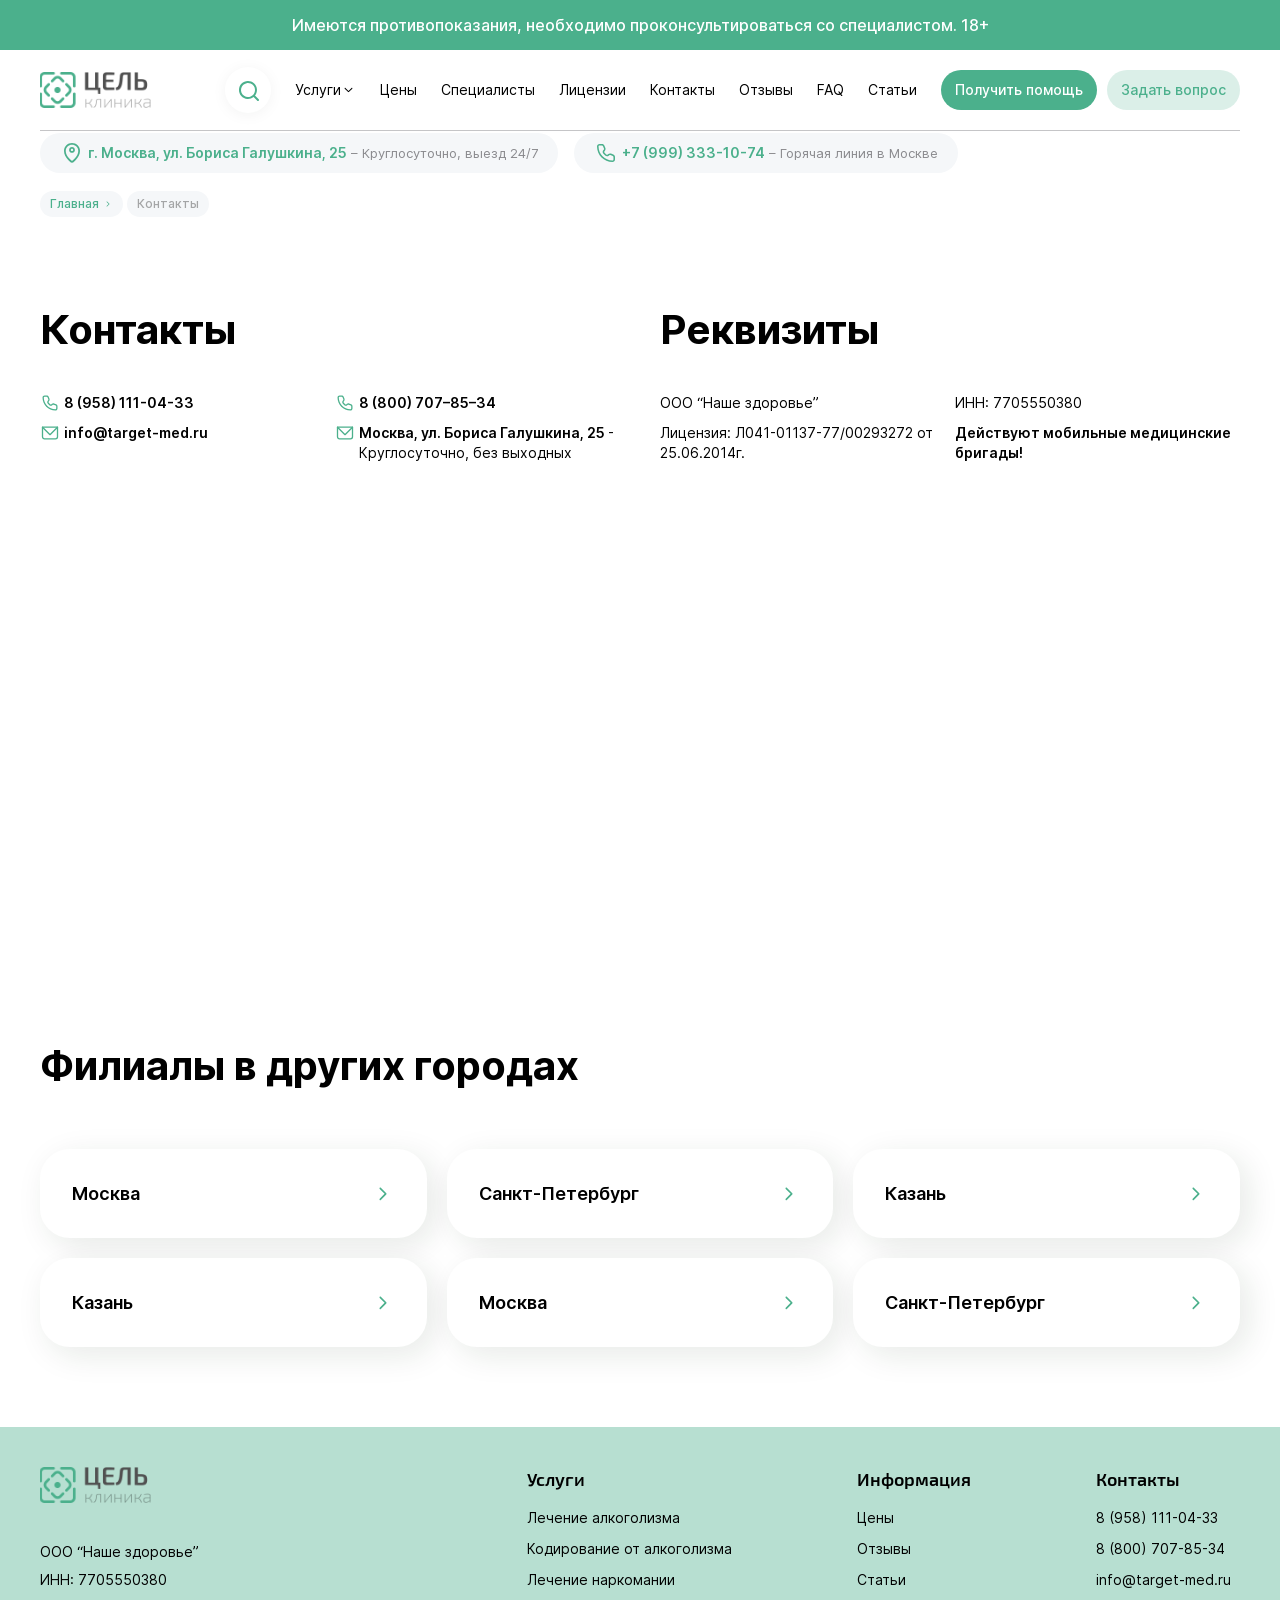
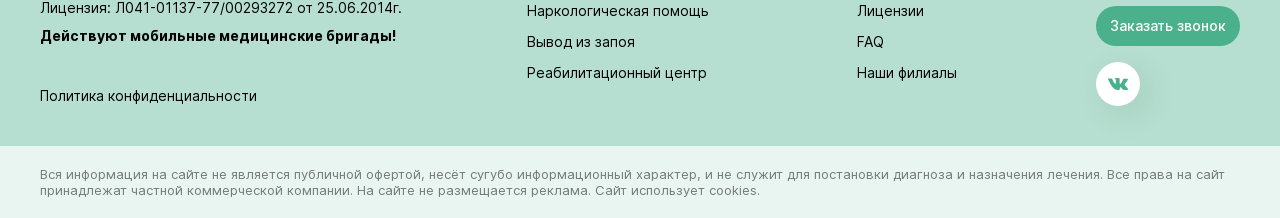
<file: contacts.html>
<!DOCTYPE html>
<html lang="ru">

<head>
    <meta charset="UTF-8">
    <meta name="viewport" content="width=device-width, initial-scale=1.0">
    <title>Главная</title>
    <link rel="stylesheet" href="assets/css/normalize.css">
    <link rel="stylesheet" href="assets/css/build/aos.css">
    <link rel="stylesheet" href="assets/css/build/swiper.css">
    <link rel="stylesheet" href="assets/css/build/fancybox.css">
    <link rel="stylesheet" href="assets/css/style.css">
    <script defer src="assets/js/build/aos.js"></script>
    <script defer src="assets/js/build/mask.js"></script>
    <script defer src="assets/js/build/swiper.js"></script>
    <script defer src="assets/js/build/fancybox.js"></script>
    <script defer src="assets/js/main.js"></script>
    <script type="text/javascript">
        document.addEventListener('DOMContentLoaded', function () {
            let flagMap = false;
            document.addEventListener('scroll', function () {
                const blockMap = document.getElementById('map');
                const posTop = blockMap.getBoundingClientRect().top;

                if (posTop < window.innerHeight && !flagMap) {
                    if (!document.querySelector('[src="https://api-maps.yandex.ru/2.1/?apikey=ваш API-ключ&lang=ru_RU"]')) {
                        const script = document.createElement('script');
                        script.type = 'text/javascript';
                        script.src = 'https://api-maps.yandex.ru/2.1/?apikey=ваш API-ключ&lang=ru_RU';
                        document.head.appendChild(script);
                    }

                    ymaps.ready(init);

                    function init() {
                        const map = document.querySelector('#map');

                        if (map) {
                            var myMap = new ymaps.Map("map", {
                                center: [47.228163, 39.714641],
                                zoom: 14,
                            });

                            var myPlacemark = new ymaps.Placemark([47.228163, 39.714641], {}, {
                                iconLayout: 'default#image',
                                iconImageHref: 'assets/img/icons/map-marker.svg',
                                iconImageSize: [30, 30],
                            });

                            myMap.geoObjects.add(myPlacemark);
                            myMap.behaviors.disable('scrollZoom');
                        }
                    }

                    flagMap = true;
                }
            });
        });
    </script>
</head>

<body>
    <div class="contraindications" data-aos="fade-down" data-aos-duration="600">
        <div class="contraindications__container container">
            <p class="contraindications__text">
                Имеются противопоказания, необходимо проконсультироваться со специалистом.&nbsp;18+
            </p>
        </div>
    </div>
    <header class="header">
        <div class="header__container container">
            <div class="header__wrapper">
                <a href="/" class="header__logo logo" data-aos="zoom-in" data-aos-duration="600">
                    <img src="assets/img/logo.svg" alt="" class="logo__img">
                </a>
                <button class="header__menu-open open-menu">
                    <svg width="24" height="24" viewBox="0 0 24 24" fill="none" xmlns="http://www.w3.org/2000/svg">
                        <path fill-rule="evenodd" clip-rule="evenodd"
                            d="M4 6.87179C4 6.39032 4.38783 6 4.86624 6H19.1338C19.6122 6 20 6.39032 20 6.87179C20 7.35327 19.6122 7.74359 19.1338 7.74359H4.86624C4.38783 7.74359 4 7.35327 4 6.87179ZM4 12C4 11.5185 4.38783 11.1282 4.86624 11.1282H19.1338C19.6122 11.1282 20 11.5185 20 12C20 12.4815 19.6122 12.8718 19.1338 12.8718H4.86624C4.38783 12.8718 4 12.4815 4 12ZM4 17.1282C4 16.6467 4.38783 16.2564 4.86624 16.2564H19.1338C19.6122 16.2564 20 16.6467 20 17.1282C20 17.6097 19.6122 18 19.1338 18H4.86624C4.38783 18 4 17.6097 4 17.1282Z"
                            fill="black" />
                    </svg>
                </button>
                <div class="header__content">
                    <div class="header__search-wrapper">
                        <button class="header__search-open search-open" data-aos="zoom-in" data-aos-duration="600">
                            <svg width="21" height="21" viewBox="0 0 21 21" fill="none"
                                xmlns="http://www.w3.org/2000/svg">
                                <path
                                    d="M20.7094 19.2899L16.9994 15.6099C18.4395 13.8143 19.1369 11.5352 18.9482 9.2412C18.7595 6.94721 17.6991 4.81269 15.9849 3.27655C14.2708 1.74041 12.0332 0.919414 9.73234 0.982375C7.43145 1.04534 5.24214 1.98747 3.61456 3.61505C1.98698 5.24263 1.04485 7.43194 0.981887 9.73283C0.918926 12.0337 1.73992 14.2713 3.27606 15.9854C4.8122 17.6996 6.94672 18.76 9.24072 18.9487C11.5347 19.1374 13.8138 18.44 15.6094 16.9999L19.2894 20.6799C19.3824 20.7736 19.493 20.848 19.6148 20.8988C19.7367 20.9496 19.8674 20.9757 19.9994 20.9757C20.1314 20.9757 20.2621 20.9496 20.384 20.8988C20.5059 20.848 20.6165 20.7736 20.7094 20.6799C20.8897 20.4934 20.9904 20.2442 20.9904 19.9849C20.9904 19.7256 20.8897 19.4764 20.7094 19.2899ZM9.99942 16.9999C8.61495 16.9999 7.26157 16.5894 6.11042 15.8202C4.95928 15.051 4.06207 13.9578 3.53226 12.6787C3.00245 11.3996 2.86382 9.99214 3.13392 8.63427C3.40402 7.27641 4.0707 6.02912 5.04967 5.05016C6.02864 4.07119 7.27592 3.4045 8.63378 3.13441C9.99165 2.86431 11.3991 3.00293 12.6782 3.53275C13.9573 4.06256 15.0505 4.95977 15.8197 6.11091C16.5889 7.26206 16.9994 8.61544 16.9994 9.9999C16.9994 11.8564 16.2619 13.6369 14.9492 14.9497C13.6364 16.2624 11.8559 16.9999 9.99942 16.9999Z"
                                    fill="#4BB08C" />
                            </svg>
                        </button>
                        <form action="/search/" method="post" class="header__search-form search-form">
                            <label class="search-form__label">
                                <input name="s" type="text" class="search-form__input" placeholder="Поиск по сайту">
                            </label>
                            <div class="search-form__btn-close search-close"></div>
                        </form>
                    </div>
                    <button class="header__menu-close close-menu">
                        <svg width="24" height="24" viewBox="0 0 24 24" fill="none" xmlns="http://www.w3.org/2000/svg">
                            <path d="M24 1L1 24" stroke="#000" stroke-width="3"></path>
                            <path d="M24 24L1 1" stroke="#000" stroke-width="3"></path>
                        </svg>
                    </button>
                    <nav class="header__menu menu" data-aos="zoom-in" data-aos-duration="600">
                        <ul class="menu__list">
                            <li class="menu__item menu-item">
                                <a href="#" class="menu__link">
                                    <span class="menu__link-text">
                                        Услуги
                                    </span>
                                    <span class="menu__link-icon">
                                        <svg width="15" height="16" viewBox="0 0 15 16" fill="none"
                                            xmlns="http://www.w3.org/2000/svg">
                                            <path fill-rule="evenodd" clip-rule="evenodd"
                                                d="M11.2701 5.93378C11.0704 5.73408 10.7467 5.73408 10.547 5.93378L7.49947 8.98128L4.45196 5.93378C4.25226 5.73408 3.92849 5.73408 3.72879 5.93378C3.52909 6.13348 3.52909 6.45725 3.72879 6.65695L7.13788 10.066C7.33758 10.2657 7.66136 10.2657 7.86106 10.066L11.2701 6.65695C11.4698 6.45725 11.4698 6.13348 11.2701 5.93378Z"
                                                fill="black" />
                                        </svg>
                                    </span>
                                </a>
                                <span class="menu__item-open-btn">
                                    <svg width="12" height="8" viewBox="0 0 12 8" fill="none"
                                        xmlns="http://www.w3.org/2000/svg">
                                        <path d="M11 1L6 6L1 1" stroke="#000" stroke-width="1.5"></path>
                                    </svg>
                                </span>
                                <ul class="menu__dropdown">
                                    <li class="menu__dropdown-item menu-item">
                                        <a href="#" class="menu__dropdown-link">
                                            <span class="menu__dropdown-link-text">
                                                Лечение алкоголизма
                                            </span>
                                            <span class="menu__dropdown-link-icon">
                                                <svg width="6" height="12" viewBox="0 0 6 12" fill="none"
                                                    xmlns="http://www.w3.org/2000/svg">
                                                    <path fill-rule="evenodd" clip-rule="evenodd"
                                                        d="M0.24471 0.972649C-0.0215564 1.23892 -0.0215564 1.67062 0.24471 1.93689L4.30805 6.00022L0.24471 10.0636C-0.0215564 10.3298 -0.0215564 10.7615 0.24471 11.0278C0.510977 11.2941 0.94268 11.2941 1.20895 11.0278L5.7544 6.48234C6.02067 6.21607 6.02067 5.78437 5.7544 5.5181L1.20895 0.972649C0.94268 0.706383 0.510977 0.706383 0.24471 0.972649Z"
                                                        fill="#545454" />
                                                </svg>
                                            </span>
                                        </a>
                                        <span class="menu__item-open-btn">
                                            <svg width="12" height="8" viewBox="0 0 12 8" fill="none"
                                                xmlns="http://www.w3.org/2000/svg">
                                                <path d="M11 1L6 6L1 1" stroke="#000" stroke-width="1.5"></path>
                                            </svg>
                                        </span>
                                        <ul class="menu__dropdown">
                                            <li class="menu__dropdown-item menu-item">
                                                <a href="#" class="menu__dropdown-link">
                                                    <span class="menu__dropdown-link-text">
                                                        Лечение алкоголизма на дому
                                                    </span>
                                                </a>
                                            </li>
                                            <li class="menu__dropdown-item menu-item">
                                                <a href="#" class="menu__dropdown-link">
                                                    <span class="menu__dropdown-link-text">
                                                        Помощь при алкоголизме
                                                    </span>
                                                </a>
                                            </li>
                                            <li class="menu__dropdown-item menu-item">
                                                <a href="#" class="menu__dropdown-link">
                                                    <span class="menu__dropdown-link-text">
                                                        Принудительное лечение алкоголизма
                                                    </span>
                                                </a>
                                            </li>
                                            <li class="menu__dropdown-item menu-item">
                                                <a href="#" class="menu__dropdown-link">
                                                    <span class="menu__dropdown-link-text">
                                                        Лечение подросткового и детского алкоголизма
                                                    </span>
                                                </a>
                                            </li>
                                            <li class="menu__dropdown-item menu-item">
                                                <a href="#" class="menu__dropdown-link">
                                                    <span class="menu__dropdown-link-text">
                                                        Лечение хронического алкоголизма
                                                    </span>
                                                </a>
                                            </li>
                                            <li class="menu__dropdown-item menu-item">
                                                <a href="#" class="menu__dropdown-link">
                                                    <span class="menu__dropdown-link-text">
                                                        Лечение алкоголизма в стационаре
                                                    </span>
                                                </a>
                                            </li>
                                            <li class="menu__dropdown-item menu-item">
                                                <a href="#" class="menu__dropdown-link">
                                                    <span class="menu__dropdown-link-text">
                                                        Помощь при алкогольном отравлении
                                                    </span>
                                                </a>
                                            </li>
                                            <li class="menu__dropdown-item menu-item">
                                                <a href="#" class="menu__dropdown-link">
                                                    <span class="menu__dropdown-link-text">
                                                        Лечение пивного алкоголизма
                                                    </span>
                                                </a>
                                            </li>
                                            <li class="menu__dropdown-item menu-item">
                                                <a href="#" class="menu__dropdown-link">
                                                    <span class="menu__dropdown-link-text">
                                                        Лечение женского алкоголизма
                                                    </span>
                                                </a>
                                            </li>
                                        </ul>
                                    </li>
                                    <li class="menu__dropdown-item menu-item">
                                        <a href="#" class="menu__dropdown-link">
                                            <span class="menu__dropdown-link-text">
                                                Кодирование от алкоголизма
                                            </span>
                                            <span class="menu__dropdown-link-icon">
                                                <svg width="6" height="12" viewBox="0 0 6 12" fill="none"
                                                    xmlns="http://www.w3.org/2000/svg">
                                                    <path fill-rule="evenodd" clip-rule="evenodd"
                                                        d="M0.24471 0.972649C-0.0215564 1.23892 -0.0215564 1.67062 0.24471 1.93689L4.30805 6.00022L0.24471 10.0636C-0.0215564 10.3298 -0.0215564 10.7615 0.24471 11.0278C0.510977 11.2941 0.94268 11.2941 1.20895 11.0278L5.7544 6.48234C6.02067 6.21607 6.02067 5.78437 5.7544 5.5181L1.20895 0.972649C0.94268 0.706383 0.510977 0.706383 0.24471 0.972649Z"
                                                        fill="#545454" />
                                                </svg>
                                            </span>
                                        </a>
                                        <span class="menu__item-open-btn">
                                            <svg width="12" height="8" viewBox="0 0 12 8" fill="none"
                                                xmlns="http://www.w3.org/2000/svg">
                                                <path d="M11 1L6 6L1 1" stroke="#000" stroke-width="1.5"></path>
                                            </svg>
                                        </span>
                                        <ul class="menu__dropdown">
                                            <li class="menu__dropdown-item menu-item">
                                                <a href="#" class="menu__dropdown-link">
                                                    <span class="menu__dropdown-link-text">
                                                        Лечение алкоголизма на дому
                                                    </span>
                                                </a>
                                            </li>
                                            <li class="menu__dropdown-item menu-item">
                                                <a href="#" class="menu__dropdown-link">
                                                    <span class="menu__dropdown-link-text">
                                                        Помощь при алкоголизме
                                                    </span>
                                                </a>
                                            </li>
                                            <li class="menu__dropdown-item menu-item">
                                                <a href="#" class="menu__dropdown-link">
                                                    <span class="menu__dropdown-link-text">
                                                        Принудительное лечение алкоголизма
                                                    </span>
                                                </a>
                                            </li>
                                            <li class="menu__dropdown-item menu-item">
                                                <a href="#" class="menu__dropdown-link">
                                                    <span class="menu__dropdown-link-text">
                                                        Лечение подросткового и детского алкоголизмаs
                                                    </span>
                                                </a>
                                            </li>
                                            <li class="menu__dropdown-item menu-item">
                                                <a href="#" class="menu__dropdown-link">
                                                    <span class="menu__dropdown-link-text">
                                                        Лечение хронического алкоголизма
                                                    </span>
                                                </a>
                                            </li>
                                            <li class="menu__dropdown-item menu-item">
                                                <a href="#" class="menu__dropdown-link">
                                                    <span class="menu__dropdown-link-text">
                                                        Лечение алкоголизма в стационаре
                                                    </span>
                                                </a>
                                            </li>
                                            <li class="menu__dropdown-item menu-item">
                                                <a href="#" class="menu__dropdown-link">
                                                    <span class="menu__dropdown-link-text">
                                                        Помощь при алкогольном отравлении
                                                    </span>
                                                </a>
                                            </li>
                                            <li class="menu__dropdown-item menu-item">
                                                <a href="#" class="menu__dropdown-link">
                                                    <span class="menu__dropdown-link-text">
                                                        Лечение пивного алкоголизма
                                                    </span>
                                                </a>
                                            </li>
                                            <li class="menu__dropdown-item menu-item">
                                                <a href="#" class="menu__dropdown-link">
                                                    <span class="menu__dropdown-link-text">
                                                        Лечение женского алкоголизма
                                                    </span>
                                                </a>
                                            </li>
                                        </ul>
                                    </li>
                                    <li class="menu__dropdown-item menu-item">
                                        <a href="#" class="menu__dropdown-link">
                                            <span class="menu__dropdown-link-text">
                                                Лечение наркомании
                                            </span>
                                            <span class="menu__dropdown-link-icon">
                                                <svg width="6" height="12" viewBox="0 0 6 12" fill="none"
                                                    xmlns="http://www.w3.org/2000/svg">
                                                    <path fill-rule="evenodd" clip-rule="evenodd"
                                                        d="M0.24471 0.972649C-0.0215564 1.23892 -0.0215564 1.67062 0.24471 1.93689L4.30805 6.00022L0.24471 10.0636C-0.0215564 10.3298 -0.0215564 10.7615 0.24471 11.0278C0.510977 11.2941 0.94268 11.2941 1.20895 11.0278L5.7544 6.48234C6.02067 6.21607 6.02067 5.78437 5.7544 5.5181L1.20895 0.972649C0.94268 0.706383 0.510977 0.706383 0.24471 0.972649Z"
                                                        fill="#545454" />
                                                </svg>
                                            </span>
                                        </a>
                                        <span class="menu__item-open-btn">
                                            <svg width="12" height="8" viewBox="0 0 12 8" fill="none"
                                                xmlns="http://www.w3.org/2000/svg">
                                                <path d="M11 1L6 6L1 1" stroke="#000" stroke-width="1.5"></path>
                                            </svg>
                                        </span>
                                        <ul class="menu__dropdown">
                                            <li class="menu__dropdown-item menu-item">
                                                <a href="#" class="menu__dropdown-link">
                                                    <span class="menu__dropdown-link-text">
                                                        Лечение алкоголизма на дому
                                                    </span>
                                                </a>
                                            </li>
                                            <li class="menu__dropdown-item menu-item">
                                                <a href="#" class="menu__dropdown-link">
                                                    <span class="menu__dropdown-link-text">
                                                        Помощь при алкоголизме
                                                    </span>
                                                </a>
                                            </li>
                                            <li class="menu__dropdown-item menu-item">
                                                <a href="#" class="menu__dropdown-link">
                                                    <span class="menu__dropdown-link-text">
                                                        Принудительное лечение алкоголизма
                                                    </span>
                                                </a>
                                            </li>
                                            <li class="menu__dropdown-item menu-item">
                                                <a href="#" class="menu__dropdown-link">
                                                    <span class="menu__dropdown-link-text">
                                                        Лечение подросткового и детского алкоголизмаs
                                                    </span>
                                                </a>
                                            </li>
                                            <li class="menu__dropdown-item menu-item">
                                                <a href="#" class="menu__dropdown-link">
                                                    <span class="menu__dropdown-link-text">
                                                        Лечение хронического алкоголизма
                                                    </span>
                                                </a>
                                            </li>
                                            <li class="menu__dropdown-item menu-item">
                                                <a href="#" class="menu__dropdown-link">
                                                    <span class="menu__dropdown-link-text">
                                                        Лечение алкоголизма в стационаре
                                                    </span>
                                                </a>
                                            </li>
                                            <li class="menu__dropdown-item menu-item">
                                                <a href="#" class="menu__dropdown-link">
                                                    <span class="menu__dropdown-link-text">
                                                        Помощь при алкогольном отравлении
                                                    </span>
                                                </a>
                                            </li>
                                            <li class="menu__dropdown-item menu-item">
                                                <a href="#" class="menu__dropdown-link">
                                                    <span class="menu__dropdown-link-text">
                                                        Лечение пивного алкоголизма
                                                    </span>
                                                </a>
                                            </li>
                                            <li class="menu__dropdown-item menu-item">
                                                <a href="#" class="menu__dropdown-link">
                                                    <span class="menu__dropdown-link-text">
                                                        Лечение женского алкоголизма
                                                    </span>
                                                </a>
                                            </li>
                                        </ul>
                                    </li>
                                    <li class="menu__dropdown-item menu-item">
                                        <a href="#" class="menu__dropdown-link">
                                            <span class="menu__dropdown-link-text">
                                                Наркологическая помощь
                                            </span>
                                            <span class="menu__dropdown-link-icon">
                                                <svg width="6" height="12" viewBox="0 0 6 12" fill="none"
                                                    xmlns="http://www.w3.org/2000/svg">
                                                    <path fill-rule="evenodd" clip-rule="evenodd"
                                                        d="M0.24471 0.972649C-0.0215564 1.23892 -0.0215564 1.67062 0.24471 1.93689L4.30805 6.00022L0.24471 10.0636C-0.0215564 10.3298 -0.0215564 10.7615 0.24471 11.0278C0.510977 11.2941 0.94268 11.2941 1.20895 11.0278L5.7544 6.48234C6.02067 6.21607 6.02067 5.78437 5.7544 5.5181L1.20895 0.972649C0.94268 0.706383 0.510977 0.706383 0.24471 0.972649Z"
                                                        fill="#545454" />
                                                </svg>
                                            </span>
                                        </a>
                                        <span class="menu__item-open-btn">
                                            <svg width="12" height="8" viewBox="0 0 12 8" fill="none"
                                                xmlns="http://www.w3.org/2000/svg">
                                                <path d="M11 1L6 6L1 1" stroke="#000" stroke-width="1.5"></path>
                                            </svg>
                                        </span>
                                        <ul class="menu__dropdown">
                                            <li class="menu__dropdown-item menu-item">
                                                <a href="#" class="menu__dropdown-link">
                                                    <span class="menu__dropdown-link-text">
                                                        Лечение алкоголизма на дому
                                                    </span>
                                                </a>
                                            </li>
                                            <li class="menu__dropdown-item menu-item">
                                                <a href="#" class="menu__dropdown-link">
                                                    <span class="menu__dropdown-link-text">
                                                        Помощь при алкоголизме
                                                    </span>
                                                </a>
                                            </li>
                                            <li class="menu__dropdown-item menu-item">
                                                <a href="#" class="menu__dropdown-link">
                                                    <span class="menu__dropdown-link-text">
                                                        Принудительное лечение алкоголизма
                                                    </span>
                                                </a>
                                            </li>
                                            <li class="menu__dropdown-item menu-item">
                                                <a href="#" class="menu__dropdown-link">
                                                    <span class="menu__dropdown-link-text">
                                                        Лечение подросткового и детского алкоголизмаs
                                                    </span>
                                                </a>
                                            </li>
                                            <li class="menu__dropdown-item menu-item">
                                                <a href="#" class="menu__dropdown-link">
                                                    <span class="menu__dropdown-link-text">
                                                        Лечение хронического алкоголизма
                                                    </span>
                                                </a>
                                            </li>
                                            <li class="menu__dropdown-item menu-item">
                                                <a href="#" class="menu__dropdown-link">
                                                    <span class="menu__dropdown-link-text">
                                                        Лечение алкоголизма в стационаре
                                                    </span>
                                                </a>
                                            </li>
                                            <li class="menu__dropdown-item menu-item">
                                                <a href="#" class="menu__dropdown-link">
                                                    <span class="menu__dropdown-link-text">
                                                        Помощь при алкогольном отравлении
                                                    </span>
                                                </a>
                                            </li>
                                            <li class="menu__dropdown-item menu-item">
                                                <a href="#" class="menu__dropdown-link">
                                                    <span class="menu__dropdown-link-text">
                                                        Лечение пивного алкоголизма
                                                    </span>
                                                </a>
                                            </li>
                                            <li class="menu__dropdown-item menu-item">
                                                <a href="#" class="menu__dropdown-link">
                                                    <span class="menu__dropdown-link-text">
                                                        Лечение женского алкоголизма
                                                    </span>
                                                </a>
                                            </li>
                                        </ul>
                                    </li>
                                    <li class="menu__dropdown-item menu-item">
                                        <a href="#" class="menu__dropdown-link">
                                            <span class="menu__dropdown-link-text">
                                                Вывод из запоя
                                            </span>
                                            <span class="menu__dropdown-link-icon">
                                                <svg width="6" height="12" viewBox="0 0 6 12" fill="none"
                                                    xmlns="http://www.w3.org/2000/svg">
                                                    <path fill-rule="evenodd" clip-rule="evenodd"
                                                        d="M0.24471 0.972649C-0.0215564 1.23892 -0.0215564 1.67062 0.24471 1.93689L4.30805 6.00022L0.24471 10.0636C-0.0215564 10.3298 -0.0215564 10.7615 0.24471 11.0278C0.510977 11.2941 0.94268 11.2941 1.20895 11.0278L5.7544 6.48234C6.02067 6.21607 6.02067 5.78437 5.7544 5.5181L1.20895 0.972649C0.94268 0.706383 0.510977 0.706383 0.24471 0.972649Z"
                                                        fill="#545454" />
                                                </svg>
                                            </span>
                                        </a>
                                        <span class="menu__item-open-btn">
                                            <svg width="12" height="8" viewBox="0 0 12 8" fill="none"
                                                xmlns="http://www.w3.org/2000/svg">
                                                <path d="M11 1L6 6L1 1" stroke="#000" stroke-width="1.5"></path>
                                            </svg>
                                        </span>
                                        <ul class="menu__dropdown">
                                            <li class="menu__dropdown-item menu-item">
                                                <a href="#" class="menu__dropdown-link">
                                                    <span class="menu__dropdown-link-text">
                                                        Лечение алкоголизма на дому
                                                    </span>
                                                </a>
                                            </li>
                                            <li class="menu__dropdown-item menu-item">
                                                <a href="#" class="menu__dropdown-link">
                                                    <span class="menu__dropdown-link-text">
                                                        Помощь при алкоголизме
                                                    </span>
                                                </a>
                                            </li>
                                            <li class="menu__dropdown-item menu-item">
                                                <a href="#" class="menu__dropdown-link">
                                                    <span class="menu__dropdown-link-text">
                                                        Принудительное лечение алкоголизма
                                                    </span>
                                                </a>
                                            </li>
                                            <li class="menu__dropdown-item menu-item">
                                                <a href="#" class="menu__dropdown-link">
                                                    <span class="menu__dropdown-link-text">
                                                        Лечение подросткового и детского алкоголизмаs
                                                    </span>
                                                </a>
                                            </li>
                                            <li class="menu__dropdown-item menu-item">
                                                <a href="#" class="menu__dropdown-link">
                                                    <span class="menu__dropdown-link-text">
                                                        Лечение хронического алкоголизма
                                                    </span>
                                                </a>
                                            </li>
                                            <li class="menu__dropdown-item menu-item">
                                                <a href="#" class="menu__dropdown-link">
                                                    <span class="menu__dropdown-link-text">
                                                        Лечение алкоголизма в стационаре
                                                    </span>
                                                </a>
                                            </li>
                                            <li class="menu__dropdown-item menu-item">
                                                <a href="#" class="menu__dropdown-link">
                                                    <span class="menu__dropdown-link-text">
                                                        Помощь при алкогольном отравлении
                                                    </span>
                                                </a>
                                            </li>
                                            <li class="menu__dropdown-item menu-item">
                                                <a href="#" class="menu__dropdown-link">
                                                    <span class="menu__dropdown-link-text">
                                                        Лечение пивного алкоголизма
                                                    </span>
                                                </a>
                                            </li>
                                            <li class="menu__dropdown-item menu-item">
                                                <a href="#" class="menu__dropdown-link">
                                                    <span class="menu__dropdown-link-text">
                                                        Лечение женского алкоголизма
                                                    </span>
                                                </a>
                                            </li>
                                        </ul>
                                    </li>
                                    <li class="menu__dropdown-item menu-item">
                                        <a href="#" class="menu__dropdown-link">
                                            <span class="menu__dropdown-link-text">
                                                Реабилитационный центр
                                            </span>
                                            <span class="menu__dropdown-link-icon">
                                                <svg width="6" height="12" viewBox="0 0 6 12" fill="none"
                                                    xmlns="http://www.w3.org/2000/svg">
                                                    <path fill-rule="evenodd" clip-rule="evenodd"
                                                        d="M0.24471 0.972649C-0.0215564 1.23892 -0.0215564 1.67062 0.24471 1.93689L4.30805 6.00022L0.24471 10.0636C-0.0215564 10.3298 -0.0215564 10.7615 0.24471 11.0278C0.510977 11.2941 0.94268 11.2941 1.20895 11.0278L5.7544 6.48234C6.02067 6.21607 6.02067 5.78437 5.7544 5.5181L1.20895 0.972649C0.94268 0.706383 0.510977 0.706383 0.24471 0.972649Z"
                                                        fill="#545454" />
                                                </svg>
                                            </span>
                                        </a>
                                        <span class="menu__item-open-btn">
                                            <svg width="12" height="8" viewBox="0 0 12 8" fill="none"
                                                xmlns="http://www.w3.org/2000/svg">
                                                <path d="M11 1L6 6L1 1" stroke="#000" stroke-width="1.5"></path>
                                            </svg>
                                        </span>
                                        <ul class="menu__dropdown">
                                            <li class="menu__dropdown-item menu-item">
                                                <a href="#" class="menu__dropdown-link">
                                                    <span class="menu__dropdown-link-text">
                                                        Лечение алкоголизма на дому
                                                    </span>
                                                </a>
                                            </li>
                                            <li class="menu__dropdown-item menu-item">
                                                <a href="#" class="menu__dropdown-link">
                                                    <span class="menu__dropdown-link-text">
                                                        Помощь при алкоголизме
                                                    </span>
                                                </a>
                                            </li>
                                            <li class="menu__dropdown-item menu-item">
                                                <a href="#" class="menu__dropdown-link">
                                                    <span class="menu__dropdown-link-text">
                                                        Принудительное лечение алкоголизма
                                                    </span>
                                                </a>
                                            </li>
                                            <li class="menu__dropdown-item menu-item">
                                                <a href="#" class="menu__dropdown-link">
                                                    <span class="menu__dropdown-link-text">
                                                        Лечение подросткового и детского алкоголизмаs
                                                    </span>
                                                </a>
                                            </li>
                                            <li class="menu__dropdown-item menu-item">
                                                <a href="#" class="menu__dropdown-link">
                                                    <span class="menu__dropdown-link-text">
                                                        Лечение хронического алкоголизма
                                                    </span>
                                                </a>
                                            </li>
                                            <li class="menu__dropdown-item menu-item">
                                                <a href="#" class="menu__dropdown-link">
                                                    <span class="menu__dropdown-link-text">
                                                        Лечение алкоголизма в стационаре
                                                    </span>
                                                </a>
                                            </li>
                                            <li class="menu__dropdown-item menu-item">
                                                <a href="#" class="menu__dropdown-link">
                                                    <span class="menu__dropdown-link-text">
                                                        Помощь при алкогольном отравлении
                                                    </span>
                                                </a>
                                            </li>
                                            <li class="menu__dropdown-item menu-item">
                                                <a href="#" class="menu__dropdown-link">
                                                    <span class="menu__dropdown-link-text">
                                                        Лечение пивного алкоголизма
                                                    </span>
                                                </a>
                                            </li>
                                            <li class="menu__dropdown-item menu-item">
                                                <a href="#" class="menu__dropdown-link">
                                                    <span class="menu__dropdown-link-text">
                                                        Лечение женского алкоголизма
                                                    </span>
                                                </a>
                                            </li>
                                        </ul>
                                    </li>
                                </ul>
                            </li>
                            <li class="menu__item menu-item">
                                <a href="#" class="menu__link">
                                    <span class="menu__link-text">
                                        Цены
                                    </span>
                                </a>
                            </li>
                            <li class="menu__item menu-item">
                                <a href="#" class="menu__link">
                                    <span class="menu__link-text">
                                        Специалисты
                                    </span>
                                </a>
                            </li>
                            <li class="menu__item menu-item">
                                <a href="#" class="menu__link">
                                    <span class="menu__link-text">
                                        Лицензии
                                    </span>
                                </a>
                            </li>
                            <li class="menu__item menu-item">
                                <a href="#" class="menu__link">
                                    <span class="menu__link-text">
                                        Контакты
                                    </span>
                                </a>
                            </li>
                            <li class="menu__item menu-item">
                                <a href="#" class="menu__link">
                                    <span class="menu__link-text">
                                        Отзывы
                                    </span>
                                </a>
                            </li>
                            <li class="menu__item menu-item">
                                <a href="#" class="menu__link">
                                    <span class="menu__link-text">
                                        FAQ
                                    </span>
                                </a>
                            </li>
                            <li class="menu__item menu-item">
                                <a href="#" class="menu__link">
                                    <span class="menu__link-text">
                                        Статьи
                                    </span>
                                </a>
                            </li>
                        </ul>
                    </nav>
                    <div class="header__btn-group">
                        <button class="header__btn btn popup-btn" data-path="form" data-title="Получить помощь">
                            Получить помощь
                        </button>
                        <button class="header__btn btn btn_color popup-btn" data-path="question"
                            data-title="Задать вопрос">
                            Задать вопрос
                        </button>
                    </div>
                </div>
            </div>
            <div class="header__connection">
                <div class="header__connection-btn" data-aos="zoom-in" data-aos-duration="600">
                    <img src="assets/img/icons/geo.svg" alt="" class="header__connection-icon"
                        aria-label="presentation">
                    <div class="header__connection-btn-wrapper">
                        <span class="header__connection-link">
                            г. Москва, ул. Бориса Галушкина, 25
                        </span>
                        <span class="header__connection-text">
                            – Круглосуточно, выезд 24/7
                        </span>
                    </div>
                </div>
                <a href="tel:+79993331074" class="header__connection-btn" data-aos="zoom-in" data-aos-duration="600">
                    <img src="assets/img/icons/phone.svg" alt="" class="header__connection-icon"
                        aria-label="presentation">
                    <div class="header__connection-btn-wrapper">
                        <span class="header__connection-link">
                            +7 (999) 333-10-74
                        </span>
                        <span class="header__connection-text">
                            – Горячая линия в Москве
                        </span>
                    </div>
                </a>
            </div>
        </div>
    </header>
    <main class="main">
        <div class="breadcrumbs">
            <div class="breadcrumbs__container container">
                <ul class="breadcrumbs__list">
                    <li class="breadcrumbs__item">
                        <a href="#" class="breadcrumbs__link">
                            <span class="breadcrumbs__link-text">
                                Главная
                            </span>
                            <span class="breadcrumbs__link-arrow">
                                <svg width="10" height="10" viewBox="0 0 10 10" fill="none"
                                    xmlns="http://www.w3.org/2000/svg">
                                    <path fill-rule="evenodd" clip-rule="evenodd"
                                        d="M3.62187 2.48608C3.48873 2.61921 3.48873 2.83507 3.62187 2.9682L5.65354 4.99987L3.62187 7.03154C3.48873 7.16467 3.48873 7.38052 3.62187 7.51365C3.755 7.64679 3.97085 7.64679 4.10399 7.51365L6.37671 5.24093C6.50985 5.10779 6.50985 4.89194 6.37671 4.75881L4.10399 2.48608C3.97085 2.35295 3.755 2.35295 3.62187 2.48608Z"
                                        fill="#4BB08C" />
                                </svg>
                            </span>
                        </a>
                    </li>
                    <li class="breadcrumbs__item">
                        <span class="breadcrumbs__link breadcrumbs__link_active">
                            <span class="breadcrumbs__link-text">
                                Контакты
                            </span>
                        </span>
                    </li>
                </ul>
            </div>
        </div>
        <section class="contacts section-offset" data-aos="fade-up" data-aos-duration="600">
            <div class="contacts__container container">
                <div class="contacts__top">
                    <div class="contacts__top-item">
                        <h1 class="contacts__top-title section-title">
                            Контакты
                        </h1>
                        <div class="contacts__top-wrapper">
                            <a href="tel:89581110433" class="contacts__link">
                                <span class="contacts__link-icon">
                                    <svg width="20" height="20" viewBox="0 0 20 20" fill="none"
                                        xmlns="http://www.w3.org/2000/svg">
                                        <path fill-rule="evenodd" clip-rule="evenodd"
                                            d="M2.5 4.5899C2.5 3.43568 3.43568 2.5 4.5899 2.5H6.68472C7.57206 2.5 8.37001 3.04024 8.69956 3.86411L9.5023 5.87096C9.79833 6.61102 9.66481 7.45381 9.15454 8.06613L8.72252 8.58456C8.43259 8.93247 8.4558 9.44406 8.77603 9.76429L10.2357 11.224C10.5559 11.5442 11.0675 11.5674 11.4154 11.2775L11.9339 10.8455C12.5462 10.3352 13.389 10.2017 14.129 10.4977L16.1359 11.3004C16.9598 11.63 17.5 12.4279 17.5 13.3153V15.4101C17.5 16.5643 16.5643 17.5 15.4101 17.5C8.28005 17.5 2.5 11.72 2.5 4.5899ZM4.5899 3.79442C4.15057 3.79442 3.79442 4.15057 3.79442 4.5899C3.79442 11.0051 8.99493 16.2056 15.4101 16.2056C15.8494 16.2056 16.2056 15.8494 16.2056 15.4101V13.3153C16.2056 12.9572 15.9876 12.6352 15.6552 12.5023L13.6483 11.6995C13.3497 11.5801 13.0096 11.634 12.7625 11.8399L12.2441 12.2719C11.3819 12.9904 10.114 12.9329 9.32042 12.1393L7.86074 10.6796C7.06711 9.88596 7.0096 8.61811 7.72812 7.7559L8.16014 7.23747C8.36604 6.99039 8.41992 6.65032 8.30047 6.3517L7.49773 4.34485C7.36475 4.01241 7.04277 3.79442 6.68472 3.79442H4.5899Z"
                                            fill="#4BB08C" />
                                    </svg>
                                </span>
                                <span class="contacts__link-text">
                                    8 (958) 111-04-33
                                </span>
                            </a>
                            <a href="tel:88007078534" class="contacts__link">
                                <span class="contacts__link-icon">
                                    <svg width="20" height="20" viewBox="0 0 20 20" fill="none"
                                        xmlns="http://www.w3.org/2000/svg">
                                        <path fill-rule="evenodd" clip-rule="evenodd"
                                            d="M2.5 4.5899C2.5 3.43568 3.43568 2.5 4.5899 2.5H6.68472C7.57206 2.5 8.37001 3.04024 8.69956 3.86411L9.5023 5.87096C9.79833 6.61102 9.66481 7.45381 9.15454 8.06613L8.72252 8.58456C8.43259 8.93247 8.4558 9.44406 8.77603 9.76429L10.2357 11.224C10.5559 11.5442 11.0675 11.5674 11.4154 11.2775L11.9339 10.8455C12.5462 10.3352 13.389 10.2017 14.129 10.4977L16.1359 11.3004C16.9598 11.63 17.5 12.4279 17.5 13.3153V15.4101C17.5 16.5643 16.5643 17.5 15.4101 17.5C8.28005 17.5 2.5 11.72 2.5 4.5899ZM4.5899 3.79442C4.15057 3.79442 3.79442 4.15057 3.79442 4.5899C3.79442 11.0051 8.99493 16.2056 15.4101 16.2056C15.8494 16.2056 16.2056 15.8494 16.2056 15.4101V13.3153C16.2056 12.9572 15.9876 12.6352 15.6552 12.5023L13.6483 11.6995C13.3497 11.5801 13.0096 11.634 12.7625 11.8399L12.2441 12.2719C11.3819 12.9904 10.114 12.9329 9.32042 12.1393L7.86074 10.6796C7.06711 9.88596 7.0096 8.61811 7.72812 7.7559L8.16014 7.23747C8.36604 6.99039 8.41992 6.65032 8.30047 6.3517L7.49773 4.34485C7.36475 4.01241 7.04277 3.79442 6.68472 3.79442H4.5899Z"
                                            fill="#4BB08C" />
                                    </svg>
                                </span>
                                <span class="contacts__link-text">
                                    8 (800) 707–85–34
                                </span>
                            </a>
                            <a href="mailto:info@target-med.ru" class="contacts__link">
                                <span class="contacts__link-icon">
                                    <svg width="20" height="20" viewBox="0 0 20 20" fill="none"
                                        xmlns="http://www.w3.org/2000/svg">
                                        <g clip-path="url(#clip0_206_8472)">
                                            <path
                                                d="M2.5 4.1665H17.5V13.8332C17.5 14.9377 16.6046 15.8332 15.5 15.8332H4.5C3.39543 15.8332 2.5 14.9377 2.5 13.8332V4.1665Z"
                                                stroke="#4BB08C" stroke-width="1.3" stroke-linecap="round"
                                                stroke-linejoin="round" />
                                            <path d="M2.5 4.1665L10 11.6665L17.5 4.1665" stroke="#4BB08C"
                                                stroke-width="1.3" stroke-linecap="round" stroke-linejoin="round" />
                                        </g>
                                        <defs>
                                            <clipPath id="clip0_206_8472">
                                                <rect width="20" height="20" fill="white" />
                                            </clipPath>
                                        </defs>
                                    </svg>
                                </span>
                                <span class="contacts__link-text">
                                    info@target-med.ru
                                </span>
                            </a>
                            <div class="contacts__link">
                                <span class="contacts__link-icon">
                                    <svg width="20" height="20" viewBox="0 0 20 20" fill="none"
                                        xmlns="http://www.w3.org/2000/svg">
                                        <g clip-path="url(#clip0_206_8472)">
                                            <path
                                                d="M2.5 4.1665H17.5V13.8332C17.5 14.9377 16.6046 15.8332 15.5 15.8332H4.5C3.39543 15.8332 2.5 14.9377 2.5 13.8332V4.1665Z"
                                                stroke="#4BB08C" stroke-width="1.3" stroke-linecap="round"
                                                stroke-linejoin="round" />
                                            <path d="M2.5 4.1665L10 11.6665L17.5 4.1665" stroke="#4BB08C"
                                                stroke-width="1.3" stroke-linecap="round" stroke-linejoin="round" />
                                        </g>
                                        <defs>
                                            <clipPath id="clip0_206_8472">
                                                <rect width="20" height="20" fill="white" />
                                            </clipPath>
                                        </defs>
                                    </svg>
                                </span>
                                <span class="contacts__link-text">
                                    Москва, ул. Бориса Галушкина, 25
                                    <span class="contacts__link-text_light">
                                        - Круглосуточно, без выходных
                                    </span>
                                </span>
                            </div>
                        </div>
                    </div>
                    <div class="contacts__top-item">
                        <h1 class="contacts__top-title section-title">
                            Реквизиты
                        </h1>
                        <div class="contacts__top-wrapper">
                            <div class="contacts__link">
                                <span class="contacts__link-text contacts__link-text_light">
                                    ООО “Наше здоровье”
                                </span>
                            </div>
                            <div class="contacts__link">
                                <span class="contacts__link-text contacts__link-text_light">
                                    ИНН: 7705550380
                                </span>
                            </div>
                            <div class="contacts__link">
                                <span class="contacts__link-text contacts__link-text_light">
                                    Лицензия: Л041-01137-77/00293272 от 25.06.2014г.
                                </span>
                            </div>
                            <div class="contacts__link">
                                <span class="contacts__link-text">
                                    Действуют мобильные медицинские бригады!
                                </span>
                            </div>
                        </div>
                    </div>
                </div>
                <div id="map" class="contacts__map"></div>
            </div>
        </section>
        <section class="filials section-offset" data-aos="fade-up" data-aos-duration="600">
            <div class="filials__container container">
                <h2 class="filials__title section-title">
                    Филиалы в других городах
                </h2>
                <div class="filials__wrapper grid-3-20-20">
                    <a href="#" class="filials__item block-link">
                        <p class="block-link__title">
                            Москва
                        </p>
                        <span class="block-link__arrow">
                            <svg width="24" height="25" viewBox="0 0 24 25" fill="none"
                                xmlns="http://www.w3.org/2000/svg">
                                <path fill-rule="evenodd" clip-rule="evenodd"
                                    d="M8.69365 6.8351C8.37413 7.15462 8.37413 7.67266 8.69365 7.99218L13.5697 12.8682L8.69365 17.7442C8.37413 18.0637 8.37413 18.5818 8.69365 18.9013C9.01317 19.2208 9.53122 19.2208 9.85074 18.9013L15.3053 13.4467C15.6248 13.1272 15.6248 12.6092 15.3053 12.2896L9.85074 6.8351C9.53122 6.51558 9.01317 6.51558 8.69365 6.8351Z"
                                    fill="#4BB08C" />
                            </svg>
                        </span>
                    </a>
                    <a href="#" class="filials__item block-link">
                        <p class="block-link__title">
                            Санкт-Петербург
                        </p>
                        <span class="block-link__arrow">
                            <svg width="24" height="25" viewBox="0 0 24 25" fill="none"
                                xmlns="http://www.w3.org/2000/svg">
                                <path fill-rule="evenodd" clip-rule="evenodd"
                                    d="M8.69365 6.8351C8.37413 7.15462 8.37413 7.67266 8.69365 7.99218L13.5697 12.8682L8.69365 17.7442C8.37413 18.0637 8.37413 18.5818 8.69365 18.9013C9.01317 19.2208 9.53122 19.2208 9.85074 18.9013L15.3053 13.4467C15.6248 13.1272 15.6248 12.6092 15.3053 12.2896L9.85074 6.8351C9.53122 6.51558 9.01317 6.51558 8.69365 6.8351Z"
                                    fill="#4BB08C" />
                            </svg>
                        </span>
                    </a>
                    <a href="#" class="filials__item block-link">
                        <p class="block-link__title">
                            Казань
                        </p>
                        <span class="block-link__arrow">
                            <svg width="24" height="25" viewBox="0 0 24 25" fill="none"
                                xmlns="http://www.w3.org/2000/svg">
                                <path fill-rule="evenodd" clip-rule="evenodd"
                                    d="M8.69365 6.8351C8.37413 7.15462 8.37413 7.67266 8.69365 7.99218L13.5697 12.8682L8.69365 17.7442C8.37413 18.0637 8.37413 18.5818 8.69365 18.9013C9.01317 19.2208 9.53122 19.2208 9.85074 18.9013L15.3053 13.4467C15.6248 13.1272 15.6248 12.6092 15.3053 12.2896L9.85074 6.8351C9.53122 6.51558 9.01317 6.51558 8.69365 6.8351Z"
                                    fill="#4BB08C" />
                            </svg>
                        </span>
                    </a>
                    <a href="#" class="filials__item block-link">
                        <p class="block-link__title">
                            Казань
                        </p>
                        <span class="block-link__arrow">
                            <svg width="24" height="25" viewBox="0 0 24 25" fill="none"
                                xmlns="http://www.w3.org/2000/svg">
                                <path fill-rule="evenodd" clip-rule="evenodd"
                                    d="M8.69365 6.8351C8.37413 7.15462 8.37413 7.67266 8.69365 7.99218L13.5697 12.8682L8.69365 17.7442C8.37413 18.0637 8.37413 18.5818 8.69365 18.9013C9.01317 19.2208 9.53122 19.2208 9.85074 18.9013L15.3053 13.4467C15.6248 13.1272 15.6248 12.6092 15.3053 12.2896L9.85074 6.8351C9.53122 6.51558 9.01317 6.51558 8.69365 6.8351Z"
                                    fill="#4BB08C" />
                            </svg>
                        </span>
                    </a>
                    <a href="#" class="filials__item block-link">
                        <p class="block-link__title">
                            Москва
                        </p>
                        <span class="block-link__arrow">
                            <svg width="24" height="25" viewBox="0 0 24 25" fill="none"
                                xmlns="http://www.w3.org/2000/svg">
                                <path fill-rule="evenodd" clip-rule="evenodd"
                                    d="M8.69365 6.8351C8.37413 7.15462 8.37413 7.67266 8.69365 7.99218L13.5697 12.8682L8.69365 17.7442C8.37413 18.0637 8.37413 18.5818 8.69365 18.9013C9.01317 19.2208 9.53122 19.2208 9.85074 18.9013L15.3053 13.4467C15.6248 13.1272 15.6248 12.6092 15.3053 12.2896L9.85074 6.8351C9.53122 6.51558 9.01317 6.51558 8.69365 6.8351Z"
                                    fill="#4BB08C" />
                            </svg>
                        </span>
                    </a>
                    <a href="#" class="filials__item block-link">
                        <p class="block-link__title">
                            Санкт-Петербург
                        </p>
                        <span class="block-link__arrow">
                            <svg width="24" height="25" viewBox="0 0 24 25" fill="none"
                                xmlns="http://www.w3.org/2000/svg">
                                <path fill-rule="evenodd" clip-rule="evenodd"
                                    d="M8.69365 6.8351C8.37413 7.15462 8.37413 7.67266 8.69365 7.99218L13.5697 12.8682L8.69365 17.7442C8.37413 18.0637 8.37413 18.5818 8.69365 18.9013C9.01317 19.2208 9.53122 19.2208 9.85074 18.9013L15.3053 13.4467C15.6248 13.1272 15.6248 12.6092 15.3053 12.2896L9.85074 6.8351C9.53122 6.51558 9.01317 6.51558 8.69365 6.8351Z"
                                    fill="#4BB08C" />
                            </svg>
                        </span>
                    </a>
                </div>
            </div>
        </section>
    </main>
    <footer class="footer" data-aos="fade-up" data-aos-duration="600">
        <div class="footer__main">
            <div class="footer__main-container container">
                <div class="footer__item">
                    <a href="/" class="footer__logo logo">
                        <img src="assets/img/logo.svg" alt="" class="logo__img">
                    </a>
                    <div class="footer__requisites requisites content-body">
                        <p class="requisites__text">
                            ООО “Наше здоровье”
                        </p>
                        <p class="requisites__text">
                            ИНН: 7705550380
                        </p>
                        <p class="requisites__text">
                            Лицензия: Л041-01137-77/00293272 от 25.06.2014г.
                        </p>
                        <p class="requisites__text">
                            <b>
                                Действуют мобильные медицинские бригады!
                            </b>
                        </p>
                    </div>
                    <ul class="footer__links">
                        <li class="footer__links-item">
                            <a href="#" class="footer__link">
                                Политика конфиденциальности
                            </a>
                        </li>
                    </ul>
                </div>
                <div class="footer__item">
                    <p class="footer__item-title">
                        Услуги
                    </p>
                    <ul class="footer__links">
                        <li class="footer__links-item">
                            <a href="#" class="footer__link">
                                Лечение алкоголизма
                            </a>
                        </li>
                        <li class="footer__links-item">
                            <a href="#" class="footer__link">
                                Кодирование от алкоголизма
                            </a>
                        </li>
                        <li class="footer__links-item">
                            <a href="#" class="footer__link">
                                Лечение наркомании
                            </a>
                        </li>
                        <li class="footer__links-item">
                            <a href="#" class="footer__link">
                                Наркологическая помощь
                            </a>
                        </li>
                        <li class="footer__links-item">
                            <a href="#" class="footer__link">
                                Вывод из запоя
                            </a>
                        </li>
                        <li class="footer__links-item">
                            <a href="#" class="footer__link">
                                Реабилитационный центр
                            </a>
                        </li>
                    </ul>
                </div>
                <div class="footer__item">
                    <p class="footer__item-title">
                        Информация
                    </p>
                    <ul class="footer__links">
                        <li class="footer__links-item">
                            <a href="#" class="footer__link">
                                Цены
                            </a>
                        </li>
                        <li class="footer__links-item">
                            <a href="#" class="footer__link">
                                Отзывы
                            </a>
                        </li>
                        <li class="footer__links-item">
                            <a href="#" class="footer__link">
                                Статьи
                            </a>
                        </li>
                        <li class="footer__links-item">
                            <a href="#" class="footer__link">
                                Лицензии
                            </a>
                        </li>
                        <li class="footer__links-item">
                            <a href="#" class="footer__link">
                                FAQ
                            </a>
                        </li>
                        <li class="footer__links-item">
                            <a href="#" class="footer__link">
                                Наши филиалы
                            </a>
                        </li>
                    </ul>
                </div>
                <div class="footer__item">
                    <p class="footer__item-title">
                        Контакты
                    </p>
                    <ul class="footer__links">
                        <li class="footer__links-item">
                            <a href="tel:89581110433" class="footer__link">
                                8 (958) 111-04-33
                            </a>
                        </li>
                        <li class="footer__links-item">
                            <a href="tel:88007078534" class="footer__link">
                                8 (800) 707-85-34
                            </a>
                        </li>
                        <li class="footer__links-item">
                            <a href="mailto:info@target-med.ru" class="footer__link">
                                info@target-med.ru
                            </a>
                        </li>
                    </ul>
                    <button class="footer__btn btn popup-btn" data-path="form">
                        Заказать звонок
                    </button>
                    <ul class="footer__socials socials">
                        <li class="socials__item social">
                            <a href="#" target="_blank" class="social__link">
                                <img src="assets/img/icons/socials/vk.svg" alt="" class="social__img"
                                    aria-label="presentation">
                            </a>
                        </li>
                    </ul>
                </div>
            </div>
        </div>
        <div class="footer__copyright">
            <div class="footer__copyright__container container">
                <p class="footer__copyright-text">
                    Вся информация на сайте не является публичной офертой, несёт сугубо информационный характер, и не
                    служит для постановки диагноза и назначения лечения. Все права на сайт принадлежат частной
                    коммерческой компании. На сайте не размещается реклама. Сайт использует cookies.
                </p>
            </div>
        </div>
    </footer>
    <div class="form-popup popup" data-target="form">
        <div class="popup__body">
            <div class="popup__content">
                <button class="popup__close close-popup">
                    <svg width="18" height="18" viewBox="0 0 18 18" fill="none" xmlns="http://www.w3.org/2000/svg">
                        <path d="M17 1L1 17" stroke="#B0BBCE" stroke-width="1.5"></path>
                        <path d="M17 17L1 1" stroke="#B0BBCE" stroke-width="1.5"></path>
                    </svg>
                </button>
                <form method="post" class="form-popup__form form-popup form" novalidate="novalidate">
                    <input name="catalogue" type="hidden" value="1">
                    <input name="cc" type="hidden" value="47">
                    <input name="sub" type="hidden" value="48">
                    <input name="posting" type="hidden" value="1">
                    <input name="f_additional" type="hidden" class="additional__field" value="">
                    <input name="f_urlMessage" type="hidden" value="https://garmonia-clinica.ru/">
                    <input name="f_title_url_message" type="hidden"
                        value="Частный медицинский центр Гармония в Ростове-на-Дону">
                    <p class="form-popup__title">
                        Получите консультацию специалиста бесплатно
                    </p>
                    <p class="form-popup__descr">
                        Оставьте заявку и поговорите с врачом о ваших проблемах и вариантах решения
                    </p>
                    <div class="form__wrapper">
                        <label class="form__label">
                            <input name="f_name" placeholder="Ваше имя" type="text" class="form__field name">
                        </label>
                        <label class="form__label">
                            <input name="f_phone" placeholder="Ваш телефон" type="tel" class="form__field phone">
                        </label>
                        <button type="submit" class="form-popup__btn btn">
                            Заказать звонок
                        </button>
                    </div>
                    <p class="form__policy">
                        Отправляя заявку, Вы даете согласие с условиями обработки персональных данных, установленными
                        <a href="/o-klinike/politika-konfidentsialnosti/">Политикой конфиденциальности</a>
                    </p>
                </form>
            </div>
        </div>
    </div>
    <div class="form-popup popup" data-target="question">
        <div class="popup__body">
            <div class="popup__content">
                <button class="popup__close close-popup">
                    <svg width="18" height="18" viewBox="0 0 18 18" fill="none" xmlns="http://www.w3.org/2000/svg">
                        <path d="M17 1L1 17" stroke="#B0BBCE" stroke-width="1.5"></path>
                        <path d="M17 17L1 1" stroke="#B0BBCE" stroke-width="1.5"></path>
                    </svg>
                </button>
                <form method="post" class="form-popup__form form-popup form form-review" novalidate="novalidate">
                    <input name="catalogue" type="hidden" value="1">
                    <input name="cc" type="hidden" value="29">
                    <input name="sub" type="hidden" value="33">
                    <input name="posting" type="hidden" value="1">
                    <input name="f_additional" type="hidden" class="additional__field" value="Неизвестная форма">
                    <input name="f_urlMessage" type="hidden" value="https://garmonia-clinica.ru/">
                    <input name="f_title_url_message" type="hidden"
                        value="Частный медицинский центр Гармония в Ростове-на-Дону">
                    <p class="form-popup__title">
                        Задать вопрос
                    </p>
                    <div class="form__wrapper">
                        <label class="form__label">
                            <input name="f_name" placeholder="Ваше имя" type="text" class="form__field name">
                        </label>
                        <label class="form__label">
                            <input name="f_phone" placeholder="Ваш телефон" type="tel" class="form__field phone">
                        </label>
                        <label class="form__label">
                            <textarea name="f_message" placeholder="Ваш вопрос" class="form__field"></textarea>
                        </label>
                    </div>
                    <button type="submit" class="form-popup__btn btn btn-main">
                        Задать вопрос
                    </button>
                    <p class="form__policy">
                        Отправляя заявку, Вы даете согласие с условиями обработки персональных данных, установленными
                        <a href="/o-klinike/politika-konfidentsialnosti/">Политикой конфиденциальности</a>
                    </p>
                </form>
            </div>
        </div>
    </div>
</body>

</html>
</file>
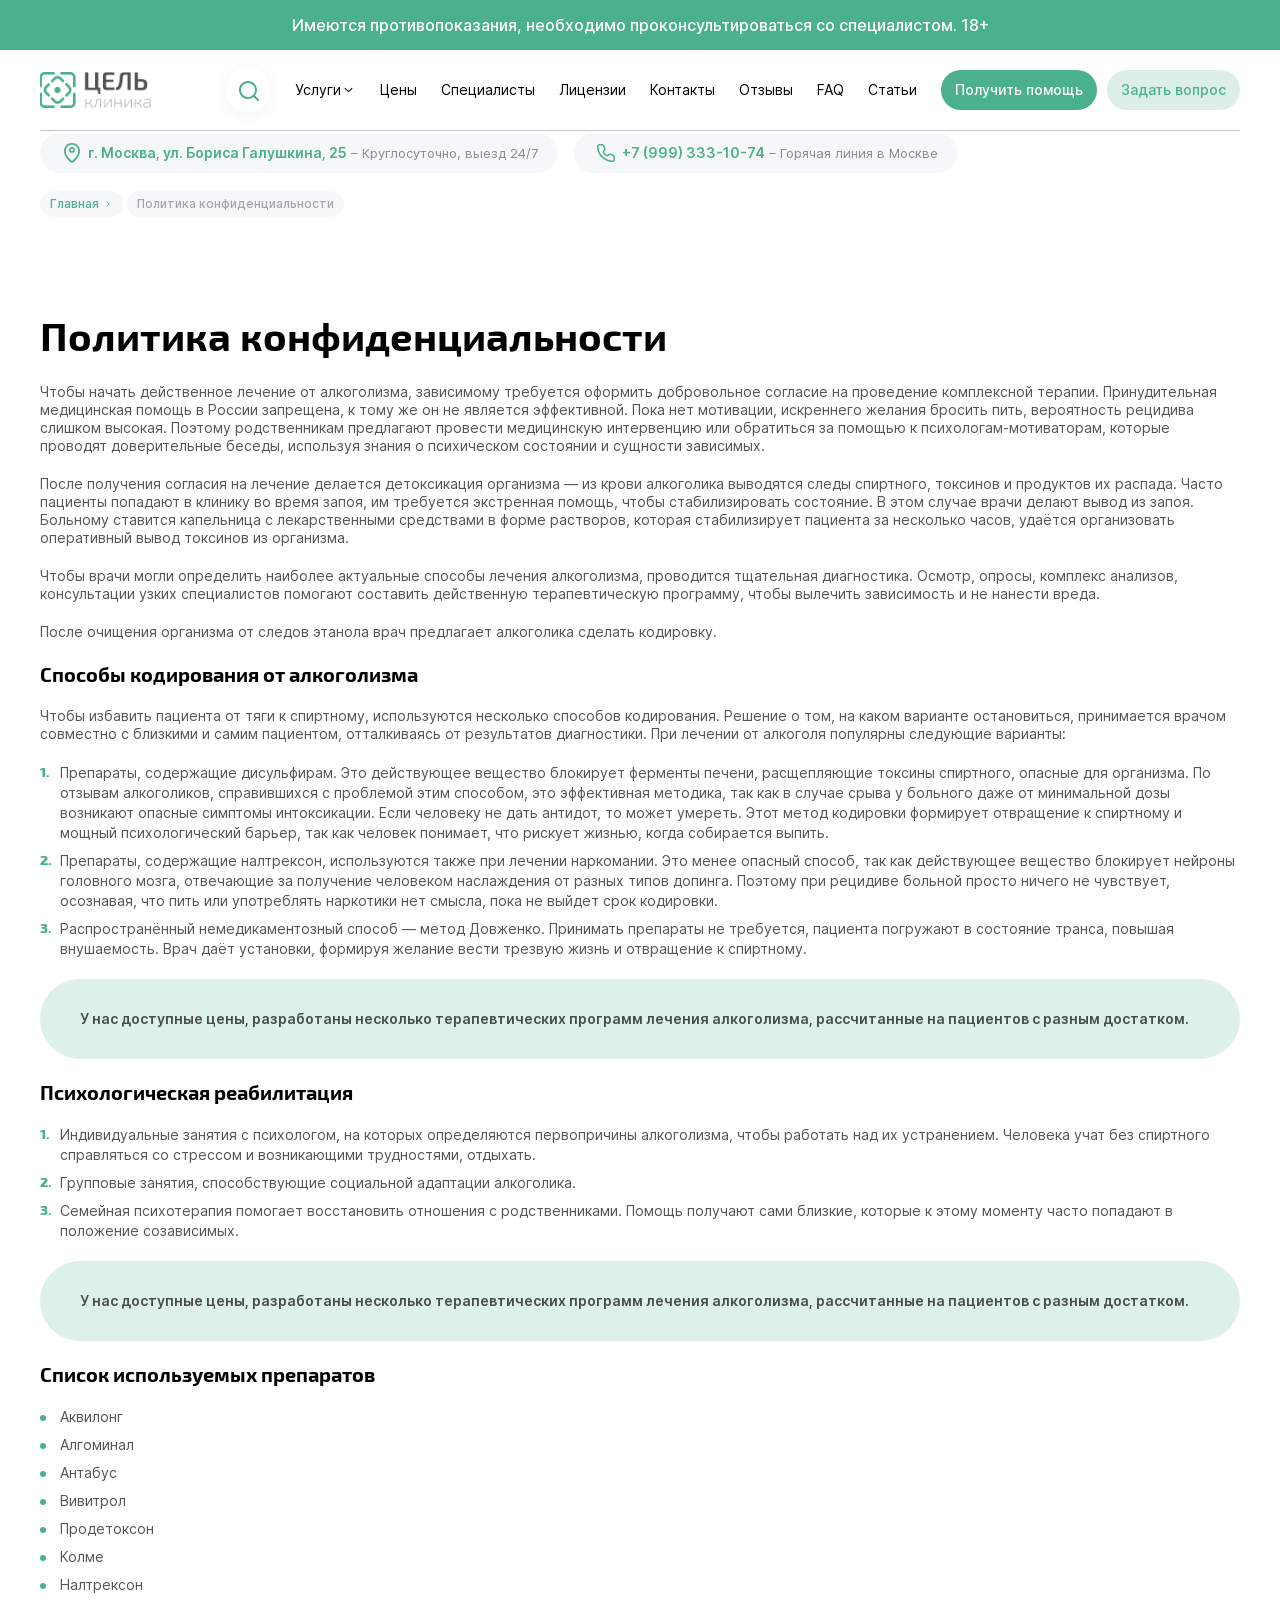
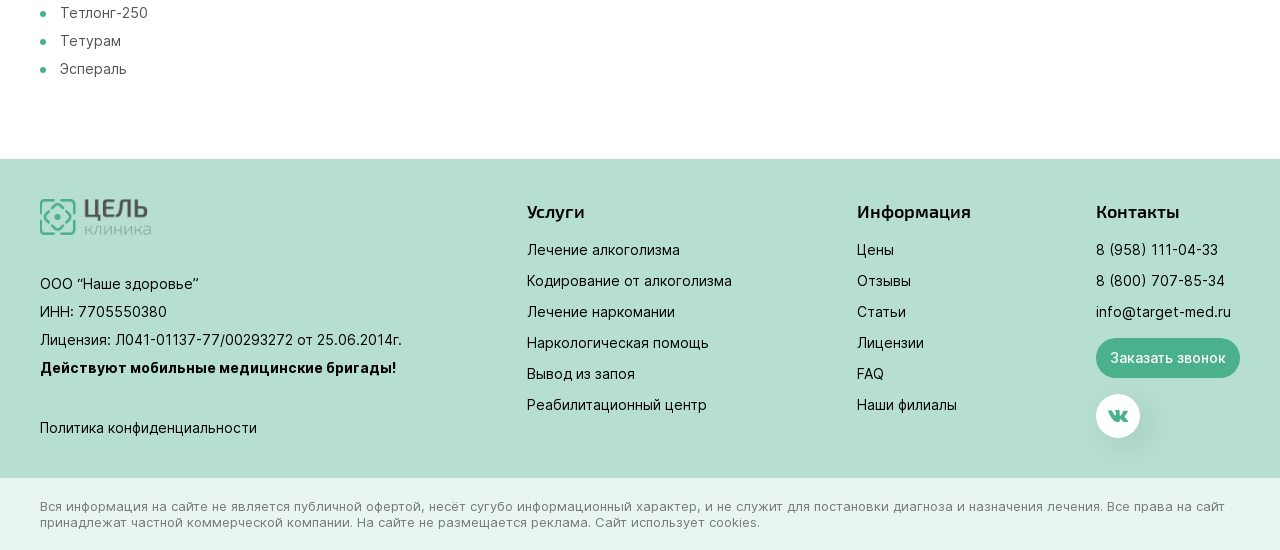
<file: content.html>
<!DOCTYPE html>
<html lang="ru">

<head>
    <meta charset="UTF-8">
    <meta name="viewport" content="width=device-width, initial-scale=1.0">
    <title>Главная</title>
    <link rel="stylesheet" href="assets/css/normalize.css">
    <link rel="stylesheet" href="assets/css/build/aos.css">
    <link rel="stylesheet" href="assets/css/build/swiper.css">
    <link rel="stylesheet" href="assets/css/build/fancybox.css">
    <link rel="stylesheet" href="assets/css/style.css">
    <script defer src="assets/js/build/aos.js"></script>
    <script defer src="assets/js/build/mask.js"></script>
    <script defer src="assets/js/build/swiper.js"></script>
    <script defer src="assets/js/build/fancybox.js"></script>
    <script defer src="assets/js/main.js"></script>
    <script type="text/javascript">
        document.addEventListener('DOMContentLoaded', function () {
            let flagMap = false;
            document.addEventListener('scroll', function () {
                const blockMap = document.getElementById('map');
                const posTop = blockMap.getBoundingClientRect().top;

                if (posTop < window.innerHeight && !flagMap) {
                    if (!document.querySelector('[src="https://api-maps.yandex.ru/2.1/?apikey=ваш API-ключ&lang=ru_RU"]')) {
                        const script = document.createElement('script');
                        script.type = 'text/javascript';
                        script.src = 'https://api-maps.yandex.ru/2.1/?apikey=ваш API-ключ&lang=ru_RU';
                        document.head.appendChild(script);
                    }

                    ymaps.ready(init);

                    function init() {
                        const map = document.querySelector('#map');

                        if (map) {
                            var myMap = new ymaps.Map("map", {
                                center: [47.228163, 39.714641],
                                zoom: 14,
                            });

                            var myPlacemark = new ymaps.Placemark([47.228163, 39.714641], {}, {
                                iconLayout: 'default#image',
                                iconImageHref: 'assets/img/icons/map-marker.svg',
                                iconImageSize: [30, 30],
                            });

                            myMap.geoObjects.add(myPlacemark);
                            myMap.behaviors.disable('scrollZoom');
                        }
                    }

                    flagMap = true;
                }
            });
        });
    </script>
</head>

<body>
    <div class="contraindications" data-aos="fade-down" data-aos-duration="600">
        <div class="contraindications__container container">
            <p class="contraindications__text">
                Имеются противопоказания, необходимо проконсультироваться со специалистом.&nbsp;18+
            </p>
        </div>
    </div>
    <header class="header">
        <div class="header__container container">
            <div class="header__wrapper">
                <a href="/" class="header__logo logo" data-aos="zoom-in" data-aos-duration="600">
                    <img src="assets/img/logo.svg" alt="" class="logo__img">
                </a>
                <button class="header__menu-open open-menu">
                    <svg width="24" height="24" viewBox="0 0 24 24" fill="none" xmlns="http://www.w3.org/2000/svg">
                        <path fill-rule="evenodd" clip-rule="evenodd"
                            d="M4 6.87179C4 6.39032 4.38783 6 4.86624 6H19.1338C19.6122 6 20 6.39032 20 6.87179C20 7.35327 19.6122 7.74359 19.1338 7.74359H4.86624C4.38783 7.74359 4 7.35327 4 6.87179ZM4 12C4 11.5185 4.38783 11.1282 4.86624 11.1282H19.1338C19.6122 11.1282 20 11.5185 20 12C20 12.4815 19.6122 12.8718 19.1338 12.8718H4.86624C4.38783 12.8718 4 12.4815 4 12ZM4 17.1282C4 16.6467 4.38783 16.2564 4.86624 16.2564H19.1338C19.6122 16.2564 20 16.6467 20 17.1282C20 17.6097 19.6122 18 19.1338 18H4.86624C4.38783 18 4 17.6097 4 17.1282Z"
                            fill="black" />
                    </svg>
                </button>
                <div class="header__content">
                    <div class="header__search-wrapper">
                        <button class="header__search-open search-open" data-aos="zoom-in" data-aos-duration="600">
                            <svg width="21" height="21" viewBox="0 0 21 21" fill="none"
                                xmlns="http://www.w3.org/2000/svg">
                                <path
                                    d="M20.7094 19.2899L16.9994 15.6099C18.4395 13.8143 19.1369 11.5352 18.9482 9.2412C18.7595 6.94721 17.6991 4.81269 15.9849 3.27655C14.2708 1.74041 12.0332 0.919414 9.73234 0.982375C7.43145 1.04534 5.24214 1.98747 3.61456 3.61505C1.98698 5.24263 1.04485 7.43194 0.981887 9.73283C0.918926 12.0337 1.73992 14.2713 3.27606 15.9854C4.8122 17.6996 6.94672 18.76 9.24072 18.9487C11.5347 19.1374 13.8138 18.44 15.6094 16.9999L19.2894 20.6799C19.3824 20.7736 19.493 20.848 19.6148 20.8988C19.7367 20.9496 19.8674 20.9757 19.9994 20.9757C20.1314 20.9757 20.2621 20.9496 20.384 20.8988C20.5059 20.848 20.6165 20.7736 20.7094 20.6799C20.8897 20.4934 20.9904 20.2442 20.9904 19.9849C20.9904 19.7256 20.8897 19.4764 20.7094 19.2899ZM9.99942 16.9999C8.61495 16.9999 7.26157 16.5894 6.11042 15.8202C4.95928 15.051 4.06207 13.9578 3.53226 12.6787C3.00245 11.3996 2.86382 9.99214 3.13392 8.63427C3.40402 7.27641 4.0707 6.02912 5.04967 5.05016C6.02864 4.07119 7.27592 3.4045 8.63378 3.13441C9.99165 2.86431 11.3991 3.00293 12.6782 3.53275C13.9573 4.06256 15.0505 4.95977 15.8197 6.11091C16.5889 7.26206 16.9994 8.61544 16.9994 9.9999C16.9994 11.8564 16.2619 13.6369 14.9492 14.9497C13.6364 16.2624 11.8559 16.9999 9.99942 16.9999Z"
                                    fill="#4BB08C" />
                            </svg>
                        </button>
                        <form action="/search/" method="post" class="header__search-form search-form">
                            <label class="search-form__label">
                                <input name="s" type="text" class="search-form__input" placeholder="Поиск по сайту">
                            </label>
                            <div class="search-form__btn-close search-close"></div>
                        </form>
                    </div>
                    <button class="header__menu-close close-menu">
                        <svg width="24" height="24" viewBox="0 0 24 24" fill="none" xmlns="http://www.w3.org/2000/svg">
                            <path d="M24 1L1 24" stroke="#000" stroke-width="3"></path>
                            <path d="M24 24L1 1" stroke="#000" stroke-width="3"></path>
                        </svg>
                    </button>
                    <nav class="header__menu menu" data-aos="zoom-in" data-aos-duration="600">
                        <ul class="menu__list">
                            <li class="menu__item menu-item">
                                <a href="#" class="menu__link">
                                    <span class="menu__link-text">
                                        Услуги
                                    </span>
                                    <span class="menu__link-icon">
                                        <svg width="15" height="16" viewBox="0 0 15 16" fill="none"
                                            xmlns="http://www.w3.org/2000/svg">
                                            <path fill-rule="evenodd" clip-rule="evenodd"
                                                d="M11.2701 5.93378C11.0704 5.73408 10.7467 5.73408 10.547 5.93378L7.49947 8.98128L4.45196 5.93378C4.25226 5.73408 3.92849 5.73408 3.72879 5.93378C3.52909 6.13348 3.52909 6.45725 3.72879 6.65695L7.13788 10.066C7.33758 10.2657 7.66136 10.2657 7.86106 10.066L11.2701 6.65695C11.4698 6.45725 11.4698 6.13348 11.2701 5.93378Z"
                                                fill="black" />
                                        </svg>
                                    </span>
                                </a>
                                <span class="menu__item-open-btn">
                                    <svg width="12" height="8" viewBox="0 0 12 8" fill="none"
                                        xmlns="http://www.w3.org/2000/svg">
                                        <path d="M11 1L6 6L1 1" stroke="#000" stroke-width="1.5"></path>
                                    </svg>
                                </span>
                                <ul class="menu__dropdown">
                                    <li class="menu__dropdown-item menu-item">
                                        <a href="#" class="menu__dropdown-link">
                                            <span class="menu__dropdown-link-text">
                                                Лечение алкоголизма
                                            </span>
                                            <span class="menu__dropdown-link-icon">
                                                <svg width="6" height="12" viewBox="0 0 6 12" fill="none"
                                                    xmlns="http://www.w3.org/2000/svg">
                                                    <path fill-rule="evenodd" clip-rule="evenodd"
                                                        d="M0.24471 0.972649C-0.0215564 1.23892 -0.0215564 1.67062 0.24471 1.93689L4.30805 6.00022L0.24471 10.0636C-0.0215564 10.3298 -0.0215564 10.7615 0.24471 11.0278C0.510977 11.2941 0.94268 11.2941 1.20895 11.0278L5.7544 6.48234C6.02067 6.21607 6.02067 5.78437 5.7544 5.5181L1.20895 0.972649C0.94268 0.706383 0.510977 0.706383 0.24471 0.972649Z"
                                                        fill="#545454" />
                                                </svg>
                                            </span>
                                        </a>
                                        <span class="menu__item-open-btn">
                                            <svg width="12" height="8" viewBox="0 0 12 8" fill="none"
                                                xmlns="http://www.w3.org/2000/svg">
                                                <path d="M11 1L6 6L1 1" stroke="#000" stroke-width="1.5"></path>
                                            </svg>
                                        </span>
                                        <ul class="menu__dropdown">
                                            <li class="menu__dropdown-item menu-item">
                                                <a href="#" class="menu__dropdown-link">
                                                    <span class="menu__dropdown-link-text">
                                                        Лечение алкоголизма на дому
                                                    </span>
                                                </a>
                                            </li>
                                            <li class="menu__dropdown-item menu-item">
                                                <a href="#" class="menu__dropdown-link">
                                                    <span class="menu__dropdown-link-text">
                                                        Помощь при алкоголизме
                                                    </span>
                                                </a>
                                            </li>
                                            <li class="menu__dropdown-item menu-item">
                                                <a href="#" class="menu__dropdown-link">
                                                    <span class="menu__dropdown-link-text">
                                                        Принудительное лечение алкоголизма
                                                    </span>
                                                </a>
                                            </li>
                                            <li class="menu__dropdown-item menu-item">
                                                <a href="#" class="menu__dropdown-link">
                                                    <span class="menu__dropdown-link-text">
                                                        Лечение подросткового и детского алкоголизма
                                                    </span>
                                                </a>
                                            </li>
                                            <li class="menu__dropdown-item menu-item">
                                                <a href="#" class="menu__dropdown-link">
                                                    <span class="menu__dropdown-link-text">
                                                        Лечение хронического алкоголизма
                                                    </span>
                                                </a>
                                            </li>
                                            <li class="menu__dropdown-item menu-item">
                                                <a href="#" class="menu__dropdown-link">
                                                    <span class="menu__dropdown-link-text">
                                                        Лечение алкоголизма в стационаре
                                                    </span>
                                                </a>
                                            </li>
                                            <li class="menu__dropdown-item menu-item">
                                                <a href="#" class="menu__dropdown-link">
                                                    <span class="menu__dropdown-link-text">
                                                        Помощь при алкогольном отравлении
                                                    </span>
                                                </a>
                                            </li>
                                            <li class="menu__dropdown-item menu-item">
                                                <a href="#" class="menu__dropdown-link">
                                                    <span class="menu__dropdown-link-text">
                                                        Лечение пивного алкоголизма
                                                    </span>
                                                </a>
                                            </li>
                                            <li class="menu__dropdown-item menu-item">
                                                <a href="#" class="menu__dropdown-link">
                                                    <span class="menu__dropdown-link-text">
                                                        Лечение женского алкоголизма
                                                    </span>
                                                </a>
                                            </li>
                                        </ul>
                                    </li>
                                    <li class="menu__dropdown-item menu-item">
                                        <a href="#" class="menu__dropdown-link">
                                            <span class="menu__dropdown-link-text">
                                                Кодирование от алкоголизма
                                            </span>
                                            <span class="menu__dropdown-link-icon">
                                                <svg width="6" height="12" viewBox="0 0 6 12" fill="none"
                                                    xmlns="http://www.w3.org/2000/svg">
                                                    <path fill-rule="evenodd" clip-rule="evenodd"
                                                        d="M0.24471 0.972649C-0.0215564 1.23892 -0.0215564 1.67062 0.24471 1.93689L4.30805 6.00022L0.24471 10.0636C-0.0215564 10.3298 -0.0215564 10.7615 0.24471 11.0278C0.510977 11.2941 0.94268 11.2941 1.20895 11.0278L5.7544 6.48234C6.02067 6.21607 6.02067 5.78437 5.7544 5.5181L1.20895 0.972649C0.94268 0.706383 0.510977 0.706383 0.24471 0.972649Z"
                                                        fill="#545454" />
                                                </svg>
                                            </span>
                                        </a>
                                        <span class="menu__item-open-btn">
                                            <svg width="12" height="8" viewBox="0 0 12 8" fill="none"
                                                xmlns="http://www.w3.org/2000/svg">
                                                <path d="M11 1L6 6L1 1" stroke="#000" stroke-width="1.5"></path>
                                            </svg>
                                        </span>
                                        <ul class="menu__dropdown">
                                            <li class="menu__dropdown-item menu-item">
                                                <a href="#" class="menu__dropdown-link">
                                                    <span class="menu__dropdown-link-text">
                                                        Лечение алкоголизма на дому
                                                    </span>
                                                </a>
                                            </li>
                                            <li class="menu__dropdown-item menu-item">
                                                <a href="#" class="menu__dropdown-link">
                                                    <span class="menu__dropdown-link-text">
                                                        Помощь при алкоголизме
                                                    </span>
                                                </a>
                                            </li>
                                            <li class="menu__dropdown-item menu-item">
                                                <a href="#" class="menu__dropdown-link">
                                                    <span class="menu__dropdown-link-text">
                                                        Принудительное лечение алкоголизма
                                                    </span>
                                                </a>
                                            </li>
                                            <li class="menu__dropdown-item menu-item">
                                                <a href="#" class="menu__dropdown-link">
                                                    <span class="menu__dropdown-link-text">
                                                        Лечение подросткового и детского алкоголизмаs
                                                    </span>
                                                </a>
                                            </li>
                                            <li class="menu__dropdown-item menu-item">
                                                <a href="#" class="menu__dropdown-link">
                                                    <span class="menu__dropdown-link-text">
                                                        Лечение хронического алкоголизма
                                                    </span>
                                                </a>
                                            </li>
                                            <li class="menu__dropdown-item menu-item">
                                                <a href="#" class="menu__dropdown-link">
                                                    <span class="menu__dropdown-link-text">
                                                        Лечение алкоголизма в стационаре
                                                    </span>
                                                </a>
                                            </li>
                                            <li class="menu__dropdown-item menu-item">
                                                <a href="#" class="menu__dropdown-link">
                                                    <span class="menu__dropdown-link-text">
                                                        Помощь при алкогольном отравлении
                                                    </span>
                                                </a>
                                            </li>
                                            <li class="menu__dropdown-item menu-item">
                                                <a href="#" class="menu__dropdown-link">
                                                    <span class="menu__dropdown-link-text">
                                                        Лечение пивного алкоголизма
                                                    </span>
                                                </a>
                                            </li>
                                            <li class="menu__dropdown-item menu-item">
                                                <a href="#" class="menu__dropdown-link">
                                                    <span class="menu__dropdown-link-text">
                                                        Лечение женского алкоголизма
                                                    </span>
                                                </a>
                                            </li>
                                        </ul>
                                    </li>
                                    <li class="menu__dropdown-item menu-item">
                                        <a href="#" class="menu__dropdown-link">
                                            <span class="menu__dropdown-link-text">
                                                Лечение наркомании
                                            </span>
                                            <span class="menu__dropdown-link-icon">
                                                <svg width="6" height="12" viewBox="0 0 6 12" fill="none"
                                                    xmlns="http://www.w3.org/2000/svg">
                                                    <path fill-rule="evenodd" clip-rule="evenodd"
                                                        d="M0.24471 0.972649C-0.0215564 1.23892 -0.0215564 1.67062 0.24471 1.93689L4.30805 6.00022L0.24471 10.0636C-0.0215564 10.3298 -0.0215564 10.7615 0.24471 11.0278C0.510977 11.2941 0.94268 11.2941 1.20895 11.0278L5.7544 6.48234C6.02067 6.21607 6.02067 5.78437 5.7544 5.5181L1.20895 0.972649C0.94268 0.706383 0.510977 0.706383 0.24471 0.972649Z"
                                                        fill="#545454" />
                                                </svg>
                                            </span>
                                        </a>
                                        <span class="menu__item-open-btn">
                                            <svg width="12" height="8" viewBox="0 0 12 8" fill="none"
                                                xmlns="http://www.w3.org/2000/svg">
                                                <path d="M11 1L6 6L1 1" stroke="#000" stroke-width="1.5"></path>
                                            </svg>
                                        </span>
                                        <ul class="menu__dropdown">
                                            <li class="menu__dropdown-item menu-item">
                                                <a href="#" class="menu__dropdown-link">
                                                    <span class="menu__dropdown-link-text">
                                                        Лечение алкоголизма на дому
                                                    </span>
                                                </a>
                                            </li>
                                            <li class="menu__dropdown-item menu-item">
                                                <a href="#" class="menu__dropdown-link">
                                                    <span class="menu__dropdown-link-text">
                                                        Помощь при алкоголизме
                                                    </span>
                                                </a>
                                            </li>
                                            <li class="menu__dropdown-item menu-item">
                                                <a href="#" class="menu__dropdown-link">
                                                    <span class="menu__dropdown-link-text">
                                                        Принудительное лечение алкоголизма
                                                    </span>
                                                </a>
                                            </li>
                                            <li class="menu__dropdown-item menu-item">
                                                <a href="#" class="menu__dropdown-link">
                                                    <span class="menu__dropdown-link-text">
                                                        Лечение подросткового и детского алкоголизмаs
                                                    </span>
                                                </a>
                                            </li>
                                            <li class="menu__dropdown-item menu-item">
                                                <a href="#" class="menu__dropdown-link">
                                                    <span class="menu__dropdown-link-text">
                                                        Лечение хронического алкоголизма
                                                    </span>
                                                </a>
                                            </li>
                                            <li class="menu__dropdown-item menu-item">
                                                <a href="#" class="menu__dropdown-link">
                                                    <span class="menu__dropdown-link-text">
                                                        Лечение алкоголизма в стационаре
                                                    </span>
                                                </a>
                                            </li>
                                            <li class="menu__dropdown-item menu-item">
                                                <a href="#" class="menu__dropdown-link">
                                                    <span class="menu__dropdown-link-text">
                                                        Помощь при алкогольном отравлении
                                                    </span>
                                                </a>
                                            </li>
                                            <li class="menu__dropdown-item menu-item">
                                                <a href="#" class="menu__dropdown-link">
                                                    <span class="menu__dropdown-link-text">
                                                        Лечение пивного алкоголизма
                                                    </span>
                                                </a>
                                            </li>
                                            <li class="menu__dropdown-item menu-item">
                                                <a href="#" class="menu__dropdown-link">
                                                    <span class="menu__dropdown-link-text">
                                                        Лечение женского алкоголизма
                                                    </span>
                                                </a>
                                            </li>
                                        </ul>
                                    </li>
                                    <li class="menu__dropdown-item menu-item">
                                        <a href="#" class="menu__dropdown-link">
                                            <span class="menu__dropdown-link-text">
                                                Наркологическая помощь
                                            </span>
                                            <span class="menu__dropdown-link-icon">
                                                <svg width="6" height="12" viewBox="0 0 6 12" fill="none"
                                                    xmlns="http://www.w3.org/2000/svg">
                                                    <path fill-rule="evenodd" clip-rule="evenodd"
                                                        d="M0.24471 0.972649C-0.0215564 1.23892 -0.0215564 1.67062 0.24471 1.93689L4.30805 6.00022L0.24471 10.0636C-0.0215564 10.3298 -0.0215564 10.7615 0.24471 11.0278C0.510977 11.2941 0.94268 11.2941 1.20895 11.0278L5.7544 6.48234C6.02067 6.21607 6.02067 5.78437 5.7544 5.5181L1.20895 0.972649C0.94268 0.706383 0.510977 0.706383 0.24471 0.972649Z"
                                                        fill="#545454" />
                                                </svg>
                                            </span>
                                        </a>
                                        <span class="menu__item-open-btn">
                                            <svg width="12" height="8" viewBox="0 0 12 8" fill="none"
                                                xmlns="http://www.w3.org/2000/svg">
                                                <path d="M11 1L6 6L1 1" stroke="#000" stroke-width="1.5"></path>
                                            </svg>
                                        </span>
                                        <ul class="menu__dropdown">
                                            <li class="menu__dropdown-item menu-item">
                                                <a href="#" class="menu__dropdown-link">
                                                    <span class="menu__dropdown-link-text">
                                                        Лечение алкоголизма на дому
                                                    </span>
                                                </a>
                                            </li>
                                            <li class="menu__dropdown-item menu-item">
                                                <a href="#" class="menu__dropdown-link">
                                                    <span class="menu__dropdown-link-text">
                                                        Помощь при алкоголизме
                                                    </span>
                                                </a>
                                            </li>
                                            <li class="menu__dropdown-item menu-item">
                                                <a href="#" class="menu__dropdown-link">
                                                    <span class="menu__dropdown-link-text">
                                                        Принудительное лечение алкоголизма
                                                    </span>
                                                </a>
                                            </li>
                                            <li class="menu__dropdown-item menu-item">
                                                <a href="#" class="menu__dropdown-link">
                                                    <span class="menu__dropdown-link-text">
                                                        Лечение подросткового и детского алкоголизмаs
                                                    </span>
                                                </a>
                                            </li>
                                            <li class="menu__dropdown-item menu-item">
                                                <a href="#" class="menu__dropdown-link">
                                                    <span class="menu__dropdown-link-text">
                                                        Лечение хронического алкоголизма
                                                    </span>
                                                </a>
                                            </li>
                                            <li class="menu__dropdown-item menu-item">
                                                <a href="#" class="menu__dropdown-link">
                                                    <span class="menu__dropdown-link-text">
                                                        Лечение алкоголизма в стационаре
                                                    </span>
                                                </a>
                                            </li>
                                            <li class="menu__dropdown-item menu-item">
                                                <a href="#" class="menu__dropdown-link">
                                                    <span class="menu__dropdown-link-text">
                                                        Помощь при алкогольном отравлении
                                                    </span>
                                                </a>
                                            </li>
                                            <li class="menu__dropdown-item menu-item">
                                                <a href="#" class="menu__dropdown-link">
                                                    <span class="menu__dropdown-link-text">
                                                        Лечение пивного алкоголизма
                                                    </span>
                                                </a>
                                            </li>
                                            <li class="menu__dropdown-item menu-item">
                                                <a href="#" class="menu__dropdown-link">
                                                    <span class="menu__dropdown-link-text">
                                                        Лечение женского алкоголизма
                                                    </span>
                                                </a>
                                            </li>
                                        </ul>
                                    </li>
                                    <li class="menu__dropdown-item menu-item">
                                        <a href="#" class="menu__dropdown-link">
                                            <span class="menu__dropdown-link-text">
                                                Вывод из запоя
                                            </span>
                                            <span class="menu__dropdown-link-icon">
                                                <svg width="6" height="12" viewBox="0 0 6 12" fill="none"
                                                    xmlns="http://www.w3.org/2000/svg">
                                                    <path fill-rule="evenodd" clip-rule="evenodd"
                                                        d="M0.24471 0.972649C-0.0215564 1.23892 -0.0215564 1.67062 0.24471 1.93689L4.30805 6.00022L0.24471 10.0636C-0.0215564 10.3298 -0.0215564 10.7615 0.24471 11.0278C0.510977 11.2941 0.94268 11.2941 1.20895 11.0278L5.7544 6.48234C6.02067 6.21607 6.02067 5.78437 5.7544 5.5181L1.20895 0.972649C0.94268 0.706383 0.510977 0.706383 0.24471 0.972649Z"
                                                        fill="#545454" />
                                                </svg>
                                            </span>
                                        </a>
                                        <span class="menu__item-open-btn">
                                            <svg width="12" height="8" viewBox="0 0 12 8" fill="none"
                                                xmlns="http://www.w3.org/2000/svg">
                                                <path d="M11 1L6 6L1 1" stroke="#000" stroke-width="1.5"></path>
                                            </svg>
                                        </span>
                                        <ul class="menu__dropdown">
                                            <li class="menu__dropdown-item menu-item">
                                                <a href="#" class="menu__dropdown-link">
                                                    <span class="menu__dropdown-link-text">
                                                        Лечение алкоголизма на дому
                                                    </span>
                                                </a>
                                            </li>
                                            <li class="menu__dropdown-item menu-item">
                                                <a href="#" class="menu__dropdown-link">
                                                    <span class="menu__dropdown-link-text">
                                                        Помощь при алкоголизме
                                                    </span>
                                                </a>
                                            </li>
                                            <li class="menu__dropdown-item menu-item">
                                                <a href="#" class="menu__dropdown-link">
                                                    <span class="menu__dropdown-link-text">
                                                        Принудительное лечение алкоголизма
                                                    </span>
                                                </a>
                                            </li>
                                            <li class="menu__dropdown-item menu-item">
                                                <a href="#" class="menu__dropdown-link">
                                                    <span class="menu__dropdown-link-text">
                                                        Лечение подросткового и детского алкоголизмаs
                                                    </span>
                                                </a>
                                            </li>
                                            <li class="menu__dropdown-item menu-item">
                                                <a href="#" class="menu__dropdown-link">
                                                    <span class="menu__dropdown-link-text">
                                                        Лечение хронического алкоголизма
                                                    </span>
                                                </a>
                                            </li>
                                            <li class="menu__dropdown-item menu-item">
                                                <a href="#" class="menu__dropdown-link">
                                                    <span class="menu__dropdown-link-text">
                                                        Лечение алкоголизма в стационаре
                                                    </span>
                                                </a>
                                            </li>
                                            <li class="menu__dropdown-item menu-item">
                                                <a href="#" class="menu__dropdown-link">
                                                    <span class="menu__dropdown-link-text">
                                                        Помощь при алкогольном отравлении
                                                    </span>
                                                </a>
                                            </li>
                                            <li class="menu__dropdown-item menu-item">
                                                <a href="#" class="menu__dropdown-link">
                                                    <span class="menu__dropdown-link-text">
                                                        Лечение пивного алкоголизма
                                                    </span>
                                                </a>
                                            </li>
                                            <li class="menu__dropdown-item menu-item">
                                                <a href="#" class="menu__dropdown-link">
                                                    <span class="menu__dropdown-link-text">
                                                        Лечение женского алкоголизма
                                                    </span>
                                                </a>
                                            </li>
                                        </ul>
                                    </li>
                                    <li class="menu__dropdown-item menu-item">
                                        <a href="#" class="menu__dropdown-link">
                                            <span class="menu__dropdown-link-text">
                                                Реабилитационный центр
                                            </span>
                                            <span class="menu__dropdown-link-icon">
                                                <svg width="6" height="12" viewBox="0 0 6 12" fill="none"
                                                    xmlns="http://www.w3.org/2000/svg">
                                                    <path fill-rule="evenodd" clip-rule="evenodd"
                                                        d="M0.24471 0.972649C-0.0215564 1.23892 -0.0215564 1.67062 0.24471 1.93689L4.30805 6.00022L0.24471 10.0636C-0.0215564 10.3298 -0.0215564 10.7615 0.24471 11.0278C0.510977 11.2941 0.94268 11.2941 1.20895 11.0278L5.7544 6.48234C6.02067 6.21607 6.02067 5.78437 5.7544 5.5181L1.20895 0.972649C0.94268 0.706383 0.510977 0.706383 0.24471 0.972649Z"
                                                        fill="#545454" />
                                                </svg>
                                            </span>
                                        </a>
                                        <span class="menu__item-open-btn">
                                            <svg width="12" height="8" viewBox="0 0 12 8" fill="none"
                                                xmlns="http://www.w3.org/2000/svg">
                                                <path d="M11 1L6 6L1 1" stroke="#000" stroke-width="1.5"></path>
                                            </svg>
                                        </span>
                                        <ul class="menu__dropdown">
                                            <li class="menu__dropdown-item menu-item">
                                                <a href="#" class="menu__dropdown-link">
                                                    <span class="menu__dropdown-link-text">
                                                        Лечение алкоголизма на дому
                                                    </span>
                                                </a>
                                            </li>
                                            <li class="menu__dropdown-item menu-item">
                                                <a href="#" class="menu__dropdown-link">
                                                    <span class="menu__dropdown-link-text">
                                                        Помощь при алкоголизме
                                                    </span>
                                                </a>
                                            </li>
                                            <li class="menu__dropdown-item menu-item">
                                                <a href="#" class="menu__dropdown-link">
                                                    <span class="menu__dropdown-link-text">
                                                        Принудительное лечение алкоголизма
                                                    </span>
                                                </a>
                                            </li>
                                            <li class="menu__dropdown-item menu-item">
                                                <a href="#" class="menu__dropdown-link">
                                                    <span class="menu__dropdown-link-text">
                                                        Лечение подросткового и детского алкоголизмаs
                                                    </span>
                                                </a>
                                            </li>
                                            <li class="menu__dropdown-item menu-item">
                                                <a href="#" class="menu__dropdown-link">
                                                    <span class="menu__dropdown-link-text">
                                                        Лечение хронического алкоголизма
                                                    </span>
                                                </a>
                                            </li>
                                            <li class="menu__dropdown-item menu-item">
                                                <a href="#" class="menu__dropdown-link">
                                                    <span class="menu__dropdown-link-text">
                                                        Лечение алкоголизма в стационаре
                                                    </span>
                                                </a>
                                            </li>
                                            <li class="menu__dropdown-item menu-item">
                                                <a href="#" class="menu__dropdown-link">
                                                    <span class="menu__dropdown-link-text">
                                                        Помощь при алкогольном отравлении
                                                    </span>
                                                </a>
                                            </li>
                                            <li class="menu__dropdown-item menu-item">
                                                <a href="#" class="menu__dropdown-link">
                                                    <span class="menu__dropdown-link-text">
                                                        Лечение пивного алкоголизма
                                                    </span>
                                                </a>
                                            </li>
                                            <li class="menu__dropdown-item menu-item">
                                                <a href="#" class="menu__dropdown-link">
                                                    <span class="menu__dropdown-link-text">
                                                        Лечение женского алкоголизма
                                                    </span>
                                                </a>
                                            </li>
                                        </ul>
                                    </li>
                                </ul>
                            </li>
                            <li class="menu__item menu-item">
                                <a href="#" class="menu__link">
                                    <span class="menu__link-text">
                                        Цены
                                    </span>
                                </a>
                            </li>
                            <li class="menu__item menu-item">
                                <a href="#" class="menu__link">
                                    <span class="menu__link-text">
                                        Специалисты
                                    </span>
                                </a>
                            </li>
                            <li class="menu__item menu-item">
                                <a href="#" class="menu__link">
                                    <span class="menu__link-text">
                                        Лицензии
                                    </span>
                                </a>
                            </li>
                            <li class="menu__item menu-item">
                                <a href="#" class="menu__link">
                                    <span class="menu__link-text">
                                        Контакты
                                    </span>
                                </a>
                            </li>
                            <li class="menu__item menu-item">
                                <a href="#" class="menu__link">
                                    <span class="menu__link-text">
                                        Отзывы
                                    </span>
                                </a>
                            </li>
                            <li class="menu__item menu-item">
                                <a href="#" class="menu__link">
                                    <span class="menu__link-text">
                                        FAQ
                                    </span>
                                </a>
                            </li>
                            <li class="menu__item menu-item">
                                <a href="#" class="menu__link">
                                    <span class="menu__link-text">
                                        Статьи
                                    </span>
                                </a>
                            </li>
                        </ul>
                    </nav>
                    <div class="header__btn-group">
                        <button class="header__btn btn popup-btn" data-path="form" data-title="Получить помощь">
                            Получить помощь
                        </button>
                        <button class="header__btn btn btn_color popup-btn" data-path="question"
                            data-title="Задать вопрос">
                            Задать вопрос
                        </button>
                    </div>
                </div>
            </div>
            <div class="header__connection">
                <div class="header__connection-btn" data-aos="zoom-in" data-aos-duration="600">
                    <img src="assets/img/icons/geo.svg" alt="" class="header__connection-icon"
                        aria-label="presentation">
                    <div class="header__connection-btn-wrapper">
                        <span class="header__connection-link">
                            г. Москва, ул. Бориса Галушкина, 25
                        </span>
                        <span class="header__connection-text">
                            – Круглосуточно, выезд 24/7
                        </span>
                    </div>
                </div>
                <a href="tel:+79993331074" class="header__connection-btn" data-aos="zoom-in" data-aos-duration="600">
                    <img src="assets/img/icons/phone.svg" alt="" class="header__connection-icon"
                        aria-label="presentation">
                    <div class="header__connection-btn-wrapper">
                        <span class="header__connection-link">
                            +7 (999) 333-10-74
                        </span>
                        <span class="header__connection-text">
                            – Горячая линия в Москве
                        </span>
                    </div>
                </a>
            </div>
        </div>
    </header>
    <main class="main">
        <div class="breadcrumbs">
            <div class="breadcrumbs__container container">
                <ul class="breadcrumbs__list">
                    <li class="breadcrumbs__item">
                        <a href="#" class="breadcrumbs__link">
                            <span class="breadcrumbs__link-text">
                                Главная
                            </span>
                            <span class="breadcrumbs__link-arrow">
                                <svg width="10" height="10" viewBox="0 0 10 10" fill="none"
                                    xmlns="http://www.w3.org/2000/svg">
                                    <path fill-rule="evenodd" clip-rule="evenodd"
                                        d="M3.62187 2.48608C3.48873 2.61921 3.48873 2.83507 3.62187 2.9682L5.65354 4.99987L3.62187 7.03154C3.48873 7.16467 3.48873 7.38052 3.62187 7.51365C3.755 7.64679 3.97085 7.64679 4.10399 7.51365L6.37671 5.24093C6.50985 5.10779 6.50985 4.89194 6.37671 4.75881L4.10399 2.48608C3.97085 2.35295 3.755 2.35295 3.62187 2.48608Z"
                                        fill="#4BB08C" />
                                </svg>
                            </span>
                        </a>
                    </li>
                    <li class="breadcrumbs__item">
                        <span class="breadcrumbs__link breadcrumbs__link_active">
                            <span class="breadcrumbs__link-text">
                                Политика конфиденциальности
                            </span>
                        </span>
                    </li>
                </ul>
            </div>
        </div>
        <section class="text-section section-offset" data-aos="fade-up" data-aos-duration="600">
            <div class="text-section__container container">
                <div class="text-section__content content-body">
                    <h1>
                        Политика конфиденциальности
                    </h1>
                    <p>
                        Чтобы начать действенное лечение от алкоголизма, зависимому требуется оформить добровольное
                        согласие на проведение комплексной терапии. Принудительная медицинская помощь в России
                        запрещена, к тому же он не является эффективной. Пока нет мотивации, искреннего желания бросить
                        пить, вероятность рецидива слишком высокая. Поэтому родственникам предлагают провести
                        медицинскую интервенцию или обратиться за помощью к психологам-мотиваторам, которые проводят
                        доверительные беседы, используя знания о психическом состоянии и сущности зависимых.
                    </p>
                    <p>
                        После получения согласия на лечение делается детоксикация организма — из крови алкоголика
                        выводятся следы спиртного, токсинов и продуктов их распада. Часто пациенты попадают в клинику во
                        время запоя, им требуется экстренная помощь, чтобы стабилизировать состояние. В этом случае
                        врачи делают вывод из запоя. Больному ставится капельница с лекарственными средствами в форме
                        растворов, которая стабилизирует пациента за несколько часов, удаётся организовать оперативный
                        вывод токсинов из организма.
                    </p>
                    <p>
                        Чтобы врачи могли определить наиболее актуальные способы лечения алкоголизма, проводится
                        тщательная диагностика. Осмотр, опросы, комплекс анализов, консультации узких специалистов
                        помогают составить действенную терапевтическую программу, чтобы вылечить зависимость и не
                        нанести вреда.
                    </p>
                    <p>
                        После очищения организма от следов этанола врач предлагает алкоголика сделать кодировку.
                    </p>
                    <h5>
                        Способы кодирования от алкоголизма
                    </h5>
                    <p>
                        Чтобы избавить пациента от тяги к спиртному, используются несколько способов кодирования.
                        Решение о том, на каком варианте остановиться, принимается врачом совместно с близкими и самим
                        пациентом, отталкиваясь от результатов диагностики. При лечении от алкоголя популярны следующие
                        варианты:
                    </p>
                    <ol>
                        <li>
                            Препараты, содержащие дисульфирам. Это действующее вещество блокирует ферменты печени,
                            расщепляющие токсины спиртного, опасные для организма. По отзывам алкоголиков, справившихся
                            с проблемой этим способом, это эффективная методика, так как в случае срыва у больного даже
                            от минимальной дозы возникают опасные симптомы интоксикации. Если человеку не дать антидот,
                            то может умереть. Этот метод кодировки формирует отвращение к спиртному и мощный
                            психологический барьер, так как человек понимает, что рискует жизнью, когда собирается
                            выпить.
                        </li>
                        <li>
                            Препараты, содержащие налтрексон, используются также при лечении наркомании. Это менее
                            опасный способ, так как действующее вещество блокирует нейроны головного мозга, отвечающие
                            за получение человеком наслаждения от разных типов допинга. Поэтому при рецидиве больной
                            просто ничего не чувствует, осознавая, что пить или употреблять наркотики нет смысла, пока
                            не выйдет срок кодировки.
                        </li>
                        <li>
                            Распространённый немедикаментозный способ — метод Довженко. Принимать препараты не
                            требуется, пациента погружают в состояние транса, повышая внушаемость. Врач даёт установки,
                            формируя желание вести трезвую жизнь и отвращение к спиртному.
                        </li>
                    </ol>
                    <blockquote>
                        У нас доступные цены, разработаны несколько терапевтических программ лечения алкоголизма,
                        рассчитанные на пациентов с разным достатком.
                    </blockquote>
                    <h5>
                        Психологическая реабилитация
                    </h5>
                    <ol>
                        <li>Индивидуальные занятия с психологом, на которых определяются первопричины алкоголизма, чтобы
                            работать над их устранением. Человека учат без спиртного справляться со стрессом и
                            возникающими трудностями, отдыхать.</li>
                        <li>Групповые занятия, способствующие социальной адаптации алкоголика.</li>
                        <li>
                            Семейная психотерапия помогает восстановить отношения с родственниками. Помощь получают сами
                            близкие, которые к этому моменту часто попадают в положение созависимых.
                        </li>
                    </ol>
                    <blockquote>
                        У нас доступные цены, разработаны несколько терапевтических программ лечения алкоголизма,
                        рассчитанные на пациентов с разным достатком.
                    </blockquote>
                    <h5>
                        Список используемых препаратов
                    </h5>
                    <ul>
                        <li>
                            Аквилонг
                        </li>
                        <li>
                            Алгоминал
                        </li>
                        <li>
                            Антабус
                        </li>
                        <li>
                            Вивитрол
                        </li>
                        <li>
                            Продетоксон
                        </li>
                        <li>
                            Колме
                        </li>
                        <li>
                            Налтрексон
                        </li>
                        <li>
                            Тетлонг-250
                        </li>
                        <li>
                            Тетурам
                        </li>
                        <li>
                            Эспераль
                        </li>
                    </ul>
                </div>
            </div>
        </section>
    </main>
    <footer class="footer" data-aos="fade-up" data-aos-duration="600">
        <div class="footer__main">
            <div class="footer__main-container container">
                <div class="footer__item">
                    <a href="/" class="footer__logo logo">
                        <img src="assets/img/logo.svg" alt="" class="logo__img">
                    </a>
                    <div class="footer__requisites requisites content-body">
                        <p class="requisites__text">
                            ООО “Наше здоровье”
                        </p>
                        <p class="requisites__text">
                            ИНН: 7705550380
                        </p>
                        <p class="requisites__text">
                            Лицензия: Л041-01137-77/00293272 от 25.06.2014г.
                        </p>
                        <p class="requisites__text">
                            <b>
                                Действуют мобильные медицинские бригады!
                            </b>
                        </p>
                    </div>
                    <ul class="footer__links">
                        <li class="footer__links-item">
                            <a href="#" class="footer__link">
                                Политика конфиденциальности
                            </a>
                        </li>
                    </ul>
                </div>
                <div class="footer__item">
                    <p class="footer__item-title">
                        Услуги
                    </p>
                    <ul class="footer__links">
                        <li class="footer__links-item">
                            <a href="#" class="footer__link">
                                Лечение алкоголизма
                            </a>
                        </li>
                        <li class="footer__links-item">
                            <a href="#" class="footer__link">
                                Кодирование от алкоголизма
                            </a>
                        </li>
                        <li class="footer__links-item">
                            <a href="#" class="footer__link">
                                Лечение наркомании
                            </a>
                        </li>
                        <li class="footer__links-item">
                            <a href="#" class="footer__link">
                                Наркологическая помощь
                            </a>
                        </li>
                        <li class="footer__links-item">
                            <a href="#" class="footer__link">
                                Вывод из запоя
                            </a>
                        </li>
                        <li class="footer__links-item">
                            <a href="#" class="footer__link">
                                Реабилитационный центр
                            </a>
                        </li>
                    </ul>
                </div>
                <div class="footer__item">
                    <p class="footer__item-title">
                        Информация
                    </p>
                    <ul class="footer__links">
                        <li class="footer__links-item">
                            <a href="#" class="footer__link">
                                Цены
                            </a>
                        </li>
                        <li class="footer__links-item">
                            <a href="#" class="footer__link">
                                Отзывы
                            </a>
                        </li>
                        <li class="footer__links-item">
                            <a href="#" class="footer__link">
                                Статьи
                            </a>
                        </li>
                        <li class="footer__links-item">
                            <a href="#" class="footer__link">
                                Лицензии
                            </a>
                        </li>
                        <li class="footer__links-item">
                            <a href="#" class="footer__link">
                                FAQ
                            </a>
                        </li>
                        <li class="footer__links-item">
                            <a href="#" class="footer__link">
                                Наши филиалы
                            </a>
                        </li>
                    </ul>
                </div>
                <div class="footer__item">
                    <p class="footer__item-title">
                        Контакты
                    </p>
                    <ul class="footer__links">
                        <li class="footer__links-item">
                            <a href="tel:89581110433" class="footer__link">
                                8 (958) 111-04-33
                            </a>
                        </li>
                        <li class="footer__links-item">
                            <a href="tel:88007078534" class="footer__link">
                                8 (800) 707-85-34
                            </a>
                        </li>
                        <li class="footer__links-item">
                            <a href="mailto:info@target-med.ru" class="footer__link">
                                info@target-med.ru
                            </a>
                        </li>
                    </ul>
                    <button class="footer__btn btn popup-btn" data-path="form">
                        Заказать звонок
                    </button>
                    <ul class="footer__socials socials">
                        <li class="socials__item social">
                            <a href="#" target="_blank" class="social__link">
                                <img src="assets/img/icons/socials/vk.svg" alt="" class="social__img"
                                    aria-label="presentation">
                            </a>
                        </li>
                    </ul>
                </div>
            </div>
        </div>
        <div class="footer__copyright">
            <div class="footer__copyright__container container">
                <p class="footer__copyright-text">
                    Вся информация на сайте не является публичной офертой, несёт сугубо информационный характер, и не
                    служит для постановки диагноза и назначения лечения. Все права на сайт принадлежат частной
                    коммерческой компании. На сайте не размещается реклама. Сайт использует cookies.
                </p>
            </div>
        </div>
    </footer>
    <div class="form-popup popup" data-target="form">
        <div class="popup__body">
            <div class="popup__content">
                <button class="popup__close close-popup">
                    <svg width="18" height="18" viewBox="0 0 18 18" fill="none" xmlns="http://www.w3.org/2000/svg">
                        <path d="M17 1L1 17" stroke="#B0BBCE" stroke-width="1.5"></path>
                        <path d="M17 17L1 1" stroke="#B0BBCE" stroke-width="1.5"></path>
                    </svg>
                </button>
                <form method="post" class="form-popup__form form-popup form" novalidate="novalidate">
                    <input name="catalogue" type="hidden" value="1">
                    <input name="cc" type="hidden" value="47">
                    <input name="sub" type="hidden" value="48">
                    <input name="posting" type="hidden" value="1">
                    <input name="f_additional" type="hidden" class="additional__field" value="">
                    <input name="f_urlMessage" type="hidden" value="https://garmonia-clinica.ru/">
                    <input name="f_title_url_message" type="hidden"
                        value="Частный медицинский центр Гармония в Ростове-на-Дону">
                    <p class="form-popup__title">
                        Получите консультацию специалиста бесплатно
                    </p>
                    <p class="form-popup__descr">
                        Оставьте заявку и поговорите с врачом о ваших проблемах и вариантах решения
                    </p>
                    <div class="form__wrapper">
                        <label class="form__label">
                            <input name="f_name" placeholder="Ваше имя" type="text" class="form__field name">
                        </label>
                        <label class="form__label">
                            <input name="f_phone" placeholder="Ваш телефон" type="tel" class="form__field phone">
                        </label>
                        <button type="submit" class="form-popup__btn btn">
                            Заказать звонок
                        </button>
                    </div>
                    <p class="form__policy">
                        Отправляя заявку, Вы даете согласие с условиями обработки персональных данных, установленными
                        <a href="/o-klinike/politika-konfidentsialnosti/">Политикой конфиденциальности</a>
                    </p>
                </form>
            </div>
        </div>
    </div>
    <div class="form-popup popup" data-target="question">
        <div class="popup__body">
            <div class="popup__content">
                <button class="popup__close close-popup">
                    <svg width="18" height="18" viewBox="0 0 18 18" fill="none" xmlns="http://www.w3.org/2000/svg">
                        <path d="M17 1L1 17" stroke="#B0BBCE" stroke-width="1.5"></path>
                        <path d="M17 17L1 1" stroke="#B0BBCE" stroke-width="1.5"></path>
                    </svg>
                </button>
                <form method="post" class="form-popup__form form-popup form form-review" novalidate="novalidate">
                    <input name="catalogue" type="hidden" value="1">
                    <input name="cc" type="hidden" value="29">
                    <input name="sub" type="hidden" value="33">
                    <input name="posting" type="hidden" value="1">
                    <input name="f_additional" type="hidden" class="additional__field" value="Неизвестная форма">
                    <input name="f_urlMessage" type="hidden" value="https://garmonia-clinica.ru/">
                    <input name="f_title_url_message" type="hidden"
                        value="Частный медицинский центр Гармония в Ростове-на-Дону">
                    <p class="form-popup__title">
                        Задать вопрос
                    </p>
                    <div class="form__wrapper">
                        <label class="form__label">
                            <input name="f_name" placeholder="Ваше имя" type="text" class="form__field name">
                        </label>
                        <label class="form__label">
                            <input name="f_phone" placeholder="Ваш телефон" type="tel" class="form__field phone">
                        </label>
                        <label class="form__label">
                            <textarea name="f_message" placeholder="Ваш вопрос" class="form__field"></textarea>
                        </label>
                    </div>
                    <button type="submit" class="form-popup__btn btn btn-main">
                        Задать вопрос
                    </button>
                    <p class="form__policy">
                        Отправляя заявку, Вы даете согласие с условиями обработки персональных данных, установленными
                        <a href="/o-klinike/politika-konfidentsialnosti/">Политикой конфиденциальности</a>
                    </p>
                </form>
            </div>
        </div>
    </div>
</body>

</html>
</file>
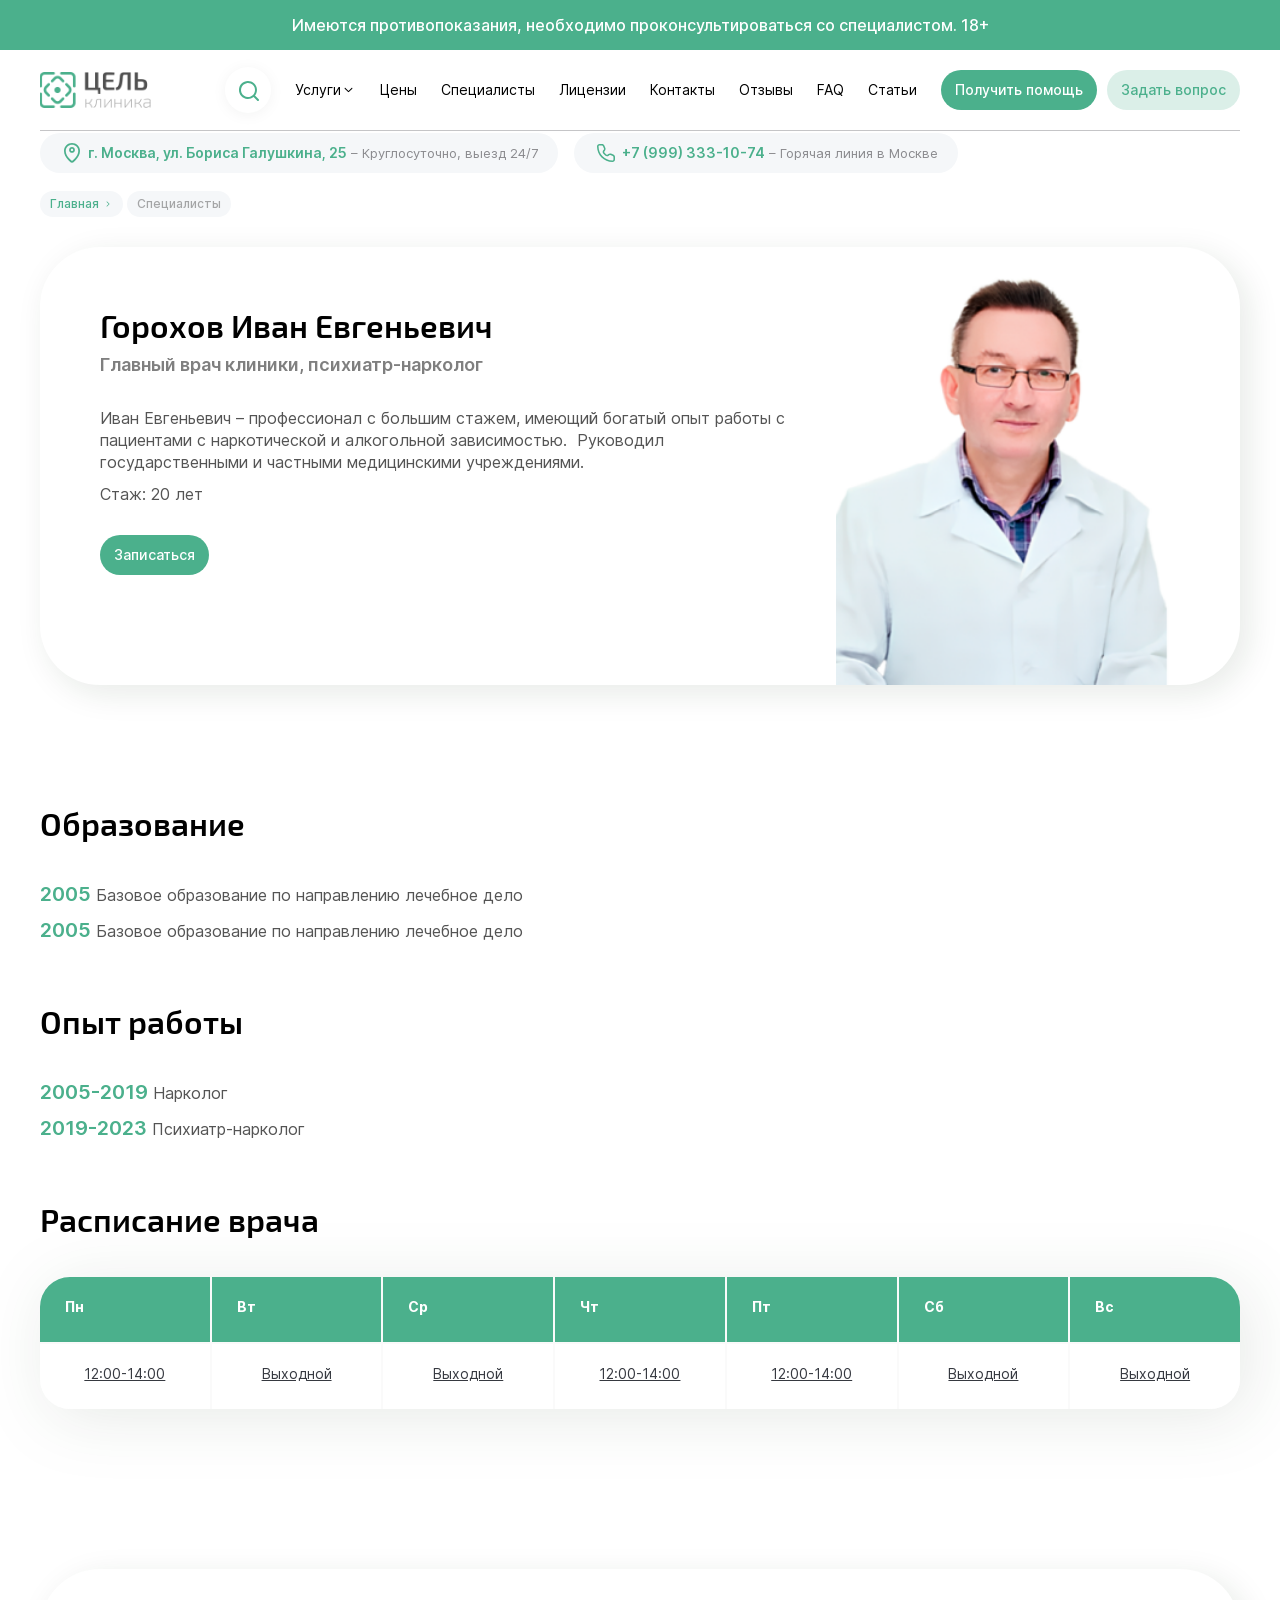
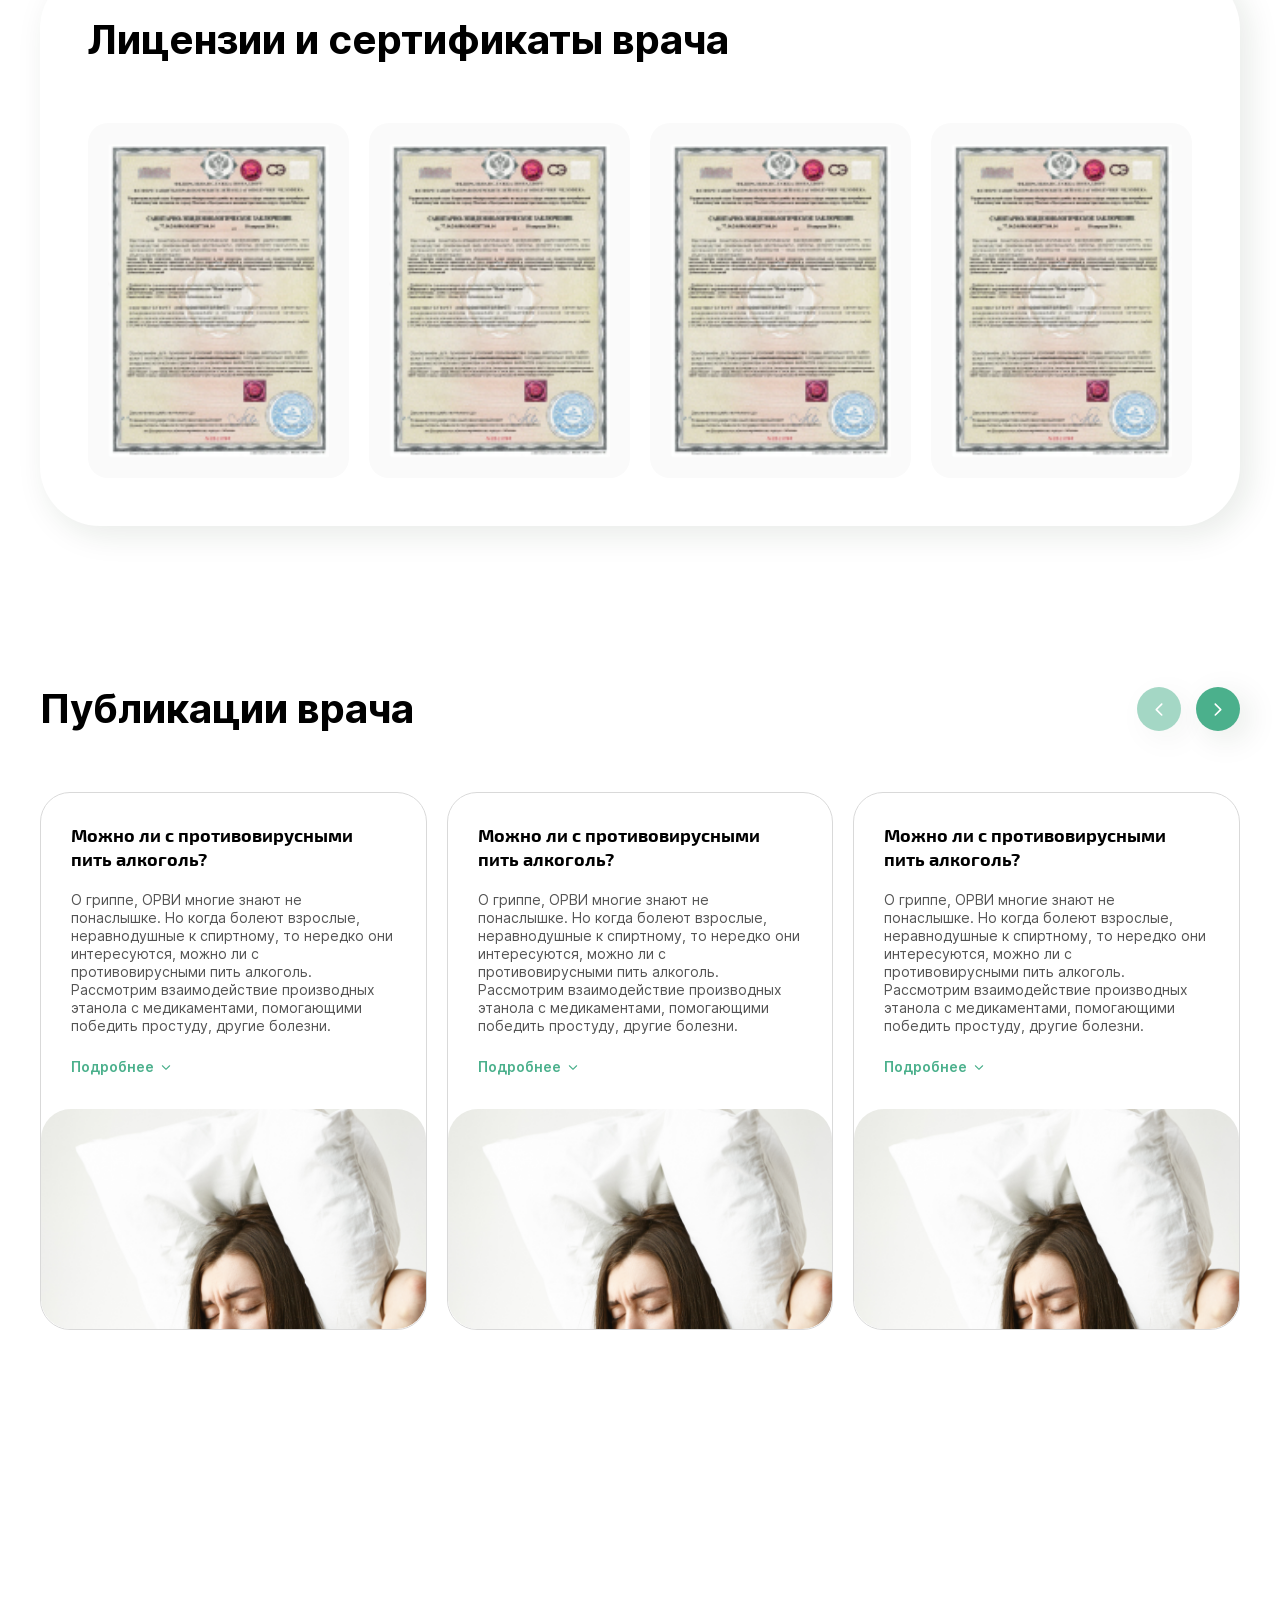
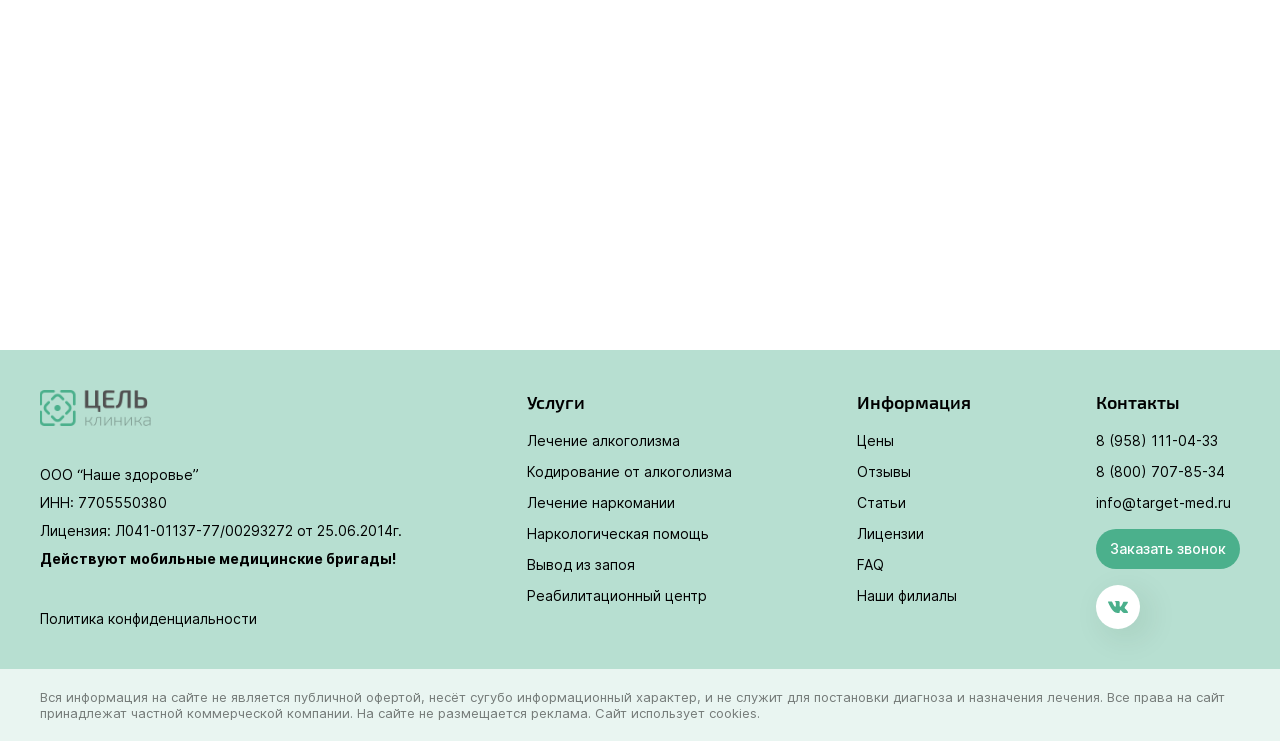
<file: doctor.html>
<!DOCTYPE html>
<html lang="ru">

<head>
    <meta charset="UTF-8">
    <meta name="viewport" content="width=device-width, initial-scale=1.0">
    <title>Главная</title>
    <link rel="stylesheet" href="assets/css/normalize.css">
    <link rel="stylesheet" href="assets/css/build/aos.css">
    <link rel="stylesheet" href="assets/css/build/swiper.css">
    <link rel="stylesheet" href="assets/css/build/fancybox.css">
    <link rel="stylesheet" href="assets/css/style.css">
    <script defer src="assets/js/build/aos.js"></script>
    <script defer src="assets/js/build/mask.js"></script>
    <script defer src="assets/js/build/swiper.js"></script>
    <script defer src="assets/js/build/fancybox.js"></script>
    <script defer src="assets/js/main.js"></script>
    <script type="text/javascript">
        document.addEventListener('DOMContentLoaded', function () {
            let flagMap = false;
            document.addEventListener('scroll', function () {
                const blockMap = document.getElementById('map');
                const posTop = blockMap.getBoundingClientRect().top;

                if (posTop < window.innerHeight && !flagMap) {
                    if (!document.querySelector('[src="https://api-maps.yandex.ru/2.1/?apikey=ваш API-ключ&lang=ru_RU"]')) {
                        const script = document.createElement('script');
                        script.type = 'text/javascript';
                        script.src = 'https://api-maps.yandex.ru/2.1/?apikey=ваш API-ключ&lang=ru_RU';
                        document.head.appendChild(script);
                    }

                    ymaps.ready(init);

                    function init() {
                        const map = document.querySelector('#map');

                        if (map) {
                            var myMap = new ymaps.Map("map", {
                                center: [47.228163, 39.714641],
                                zoom: 14,
                            });

                            var myPlacemark = new ymaps.Placemark([47.228163, 39.714641], {}, {
                                iconLayout: 'default#image',
                                iconImageHref: 'assets/img/icons/map-marker.svg',
                                iconImageSize: [30, 30],
                            });

                            myMap.geoObjects.add(myPlacemark);
                            myMap.behaviors.disable('scrollZoom');
                        }
                    }

                    flagMap = true;
                }
            });
        });
    </script>
</head>

<body>
    <div class="contraindications" data-aos="fade-down" data-aos-duration="600">
        <div class="contraindications__container container">
            <p class="contraindications__text">
                Имеются противопоказания, необходимо проконсультироваться со специалистом.&nbsp;18+
            </p>
        </div>
    </div>
    <header class="header">
        <div class="header__container container">
            <div class="header__wrapper">
                <a href="/" class="header__logo logo" data-aos="zoom-in" data-aos-duration="600">
                    <img src="assets/img/logo.svg" alt="" class="logo__img">
                </a>
                <button class="header__menu-open open-menu">
                    <svg width="24" height="24" viewBox="0 0 24 24" fill="none" xmlns="http://www.w3.org/2000/svg">
                        <path fill-rule="evenodd" clip-rule="evenodd"
                            d="M4 6.87179C4 6.39032 4.38783 6 4.86624 6H19.1338C19.6122 6 20 6.39032 20 6.87179C20 7.35327 19.6122 7.74359 19.1338 7.74359H4.86624C4.38783 7.74359 4 7.35327 4 6.87179ZM4 12C4 11.5185 4.38783 11.1282 4.86624 11.1282H19.1338C19.6122 11.1282 20 11.5185 20 12C20 12.4815 19.6122 12.8718 19.1338 12.8718H4.86624C4.38783 12.8718 4 12.4815 4 12ZM4 17.1282C4 16.6467 4.38783 16.2564 4.86624 16.2564H19.1338C19.6122 16.2564 20 16.6467 20 17.1282C20 17.6097 19.6122 18 19.1338 18H4.86624C4.38783 18 4 17.6097 4 17.1282Z"
                            fill="black" />
                    </svg>
                </button>
                <div class="header__content">
                    <div class="header__search-wrapper">
                        <button class="header__search-open search-open" data-aos="zoom-in" data-aos-duration="600">
                            <svg width="21" height="21" viewBox="0 0 21 21" fill="none"
                                xmlns="http://www.w3.org/2000/svg">
                                <path
                                    d="M20.7094 19.2899L16.9994 15.6099C18.4395 13.8143 19.1369 11.5352 18.9482 9.2412C18.7595 6.94721 17.6991 4.81269 15.9849 3.27655C14.2708 1.74041 12.0332 0.919414 9.73234 0.982375C7.43145 1.04534 5.24214 1.98747 3.61456 3.61505C1.98698 5.24263 1.04485 7.43194 0.981887 9.73283C0.918926 12.0337 1.73992 14.2713 3.27606 15.9854C4.8122 17.6996 6.94672 18.76 9.24072 18.9487C11.5347 19.1374 13.8138 18.44 15.6094 16.9999L19.2894 20.6799C19.3824 20.7736 19.493 20.848 19.6148 20.8988C19.7367 20.9496 19.8674 20.9757 19.9994 20.9757C20.1314 20.9757 20.2621 20.9496 20.384 20.8988C20.5059 20.848 20.6165 20.7736 20.7094 20.6799C20.8897 20.4934 20.9904 20.2442 20.9904 19.9849C20.9904 19.7256 20.8897 19.4764 20.7094 19.2899ZM9.99942 16.9999C8.61495 16.9999 7.26157 16.5894 6.11042 15.8202C4.95928 15.051 4.06207 13.9578 3.53226 12.6787C3.00245 11.3996 2.86382 9.99214 3.13392 8.63427C3.40402 7.27641 4.0707 6.02912 5.04967 5.05016C6.02864 4.07119 7.27592 3.4045 8.63378 3.13441C9.99165 2.86431 11.3991 3.00293 12.6782 3.53275C13.9573 4.06256 15.0505 4.95977 15.8197 6.11091C16.5889 7.26206 16.9994 8.61544 16.9994 9.9999C16.9994 11.8564 16.2619 13.6369 14.9492 14.9497C13.6364 16.2624 11.8559 16.9999 9.99942 16.9999Z"
                                    fill="#4BB08C" />
                            </svg>
                        </button>
                        <form action="/search/" method="post" class="header__search-form search-form">
                            <label class="search-form__label">
                                <input name="s" type="text" class="search-form__input" placeholder="Поиск по сайту">
                            </label>
                            <div class="search-form__btn-close search-close"></div>
                        </form>
                    </div>
                    <button class="header__menu-close close-menu">
                        <svg width="24" height="24" viewBox="0 0 24 24" fill="none" xmlns="http://www.w3.org/2000/svg">
                            <path d="M24 1L1 24" stroke="#000" stroke-width="3"></path>
                            <path d="M24 24L1 1" stroke="#000" stroke-width="3"></path>
                        </svg>
                    </button>
                    <nav class="header__menu menu" data-aos="zoom-in" data-aos-duration="600">
                        <ul class="menu__list">
                            <li class="menu__item menu-item">
                                <a href="#" class="menu__link">
                                    <span class="menu__link-text">
                                        Услуги
                                    </span>
                                    <span class="menu__link-icon">
                                        <svg width="15" height="16" viewBox="0 0 15 16" fill="none"
                                            xmlns="http://www.w3.org/2000/svg">
                                            <path fill-rule="evenodd" clip-rule="evenodd"
                                                d="M11.2701 5.93378C11.0704 5.73408 10.7467 5.73408 10.547 5.93378L7.49947 8.98128L4.45196 5.93378C4.25226 5.73408 3.92849 5.73408 3.72879 5.93378C3.52909 6.13348 3.52909 6.45725 3.72879 6.65695L7.13788 10.066C7.33758 10.2657 7.66136 10.2657 7.86106 10.066L11.2701 6.65695C11.4698 6.45725 11.4698 6.13348 11.2701 5.93378Z"
                                                fill="black" />
                                        </svg>
                                    </span>
                                </a>
                                <span class="menu__item-open-btn">
                                    <svg width="12" height="8" viewBox="0 0 12 8" fill="none"
                                        xmlns="http://www.w3.org/2000/svg">
                                        <path d="M11 1L6 6L1 1" stroke="#000" stroke-width="1.5"></path>
                                    </svg>
                                </span>
                                <ul class="menu__dropdown">
                                    <li class="menu__dropdown-item menu-item">
                                        <a href="#" class="menu__dropdown-link">
                                            <span class="menu__dropdown-link-text">
                                                Лечение алкоголизма
                                            </span>
                                            <span class="menu__dropdown-link-icon">
                                                <svg width="6" height="12" viewBox="0 0 6 12" fill="none"
                                                    xmlns="http://www.w3.org/2000/svg">
                                                    <path fill-rule="evenodd" clip-rule="evenodd"
                                                        d="M0.24471 0.972649C-0.0215564 1.23892 -0.0215564 1.67062 0.24471 1.93689L4.30805 6.00022L0.24471 10.0636C-0.0215564 10.3298 -0.0215564 10.7615 0.24471 11.0278C0.510977 11.2941 0.94268 11.2941 1.20895 11.0278L5.7544 6.48234C6.02067 6.21607 6.02067 5.78437 5.7544 5.5181L1.20895 0.972649C0.94268 0.706383 0.510977 0.706383 0.24471 0.972649Z"
                                                        fill="#545454" />
                                                </svg>
                                            </span>
                                        </a>
                                        <span class="menu__item-open-btn">
                                            <svg width="12" height="8" viewBox="0 0 12 8" fill="none"
                                                xmlns="http://www.w3.org/2000/svg">
                                                <path d="M11 1L6 6L1 1" stroke="#000" stroke-width="1.5"></path>
                                            </svg>
                                        </span>
                                        <ul class="menu__dropdown">
                                            <li class="menu__dropdown-item menu-item">
                                                <a href="#" class="menu__dropdown-link">
                                                    <span class="menu__dropdown-link-text">
                                                        Лечение алкоголизма на дому
                                                    </span>
                                                </a>
                                            </li>
                                            <li class="menu__dropdown-item menu-item">
                                                <a href="#" class="menu__dropdown-link">
                                                    <span class="menu__dropdown-link-text">
                                                        Помощь при алкоголизме
                                                    </span>
                                                </a>
                                            </li>
                                            <li class="menu__dropdown-item menu-item">
                                                <a href="#" class="menu__dropdown-link">
                                                    <span class="menu__dropdown-link-text">
                                                        Принудительное лечение алкоголизма
                                                    </span>
                                                </a>
                                            </li>
                                            <li class="menu__dropdown-item menu-item">
                                                <a href="#" class="menu__dropdown-link">
                                                    <span class="menu__dropdown-link-text">
                                                        Лечение подросткового и детского алкоголизма
                                                    </span>
                                                </a>
                                            </li>
                                            <li class="menu__dropdown-item menu-item">
                                                <a href="#" class="menu__dropdown-link">
                                                    <span class="menu__dropdown-link-text">
                                                        Лечение хронического алкоголизма
                                                    </span>
                                                </a>
                                            </li>
                                            <li class="menu__dropdown-item menu-item">
                                                <a href="#" class="menu__dropdown-link">
                                                    <span class="menu__dropdown-link-text">
                                                        Лечение алкоголизма в стационаре
                                                    </span>
                                                </a>
                                            </li>
                                            <li class="menu__dropdown-item menu-item">
                                                <a href="#" class="menu__dropdown-link">
                                                    <span class="menu__dropdown-link-text">
                                                        Помощь при алкогольном отравлении
                                                    </span>
                                                </a>
                                            </li>
                                            <li class="menu__dropdown-item menu-item">
                                                <a href="#" class="menu__dropdown-link">
                                                    <span class="menu__dropdown-link-text">
                                                        Лечение пивного алкоголизма
                                                    </span>
                                                </a>
                                            </li>
                                            <li class="menu__dropdown-item menu-item">
                                                <a href="#" class="menu__dropdown-link">
                                                    <span class="menu__dropdown-link-text">
                                                        Лечение женского алкоголизма
                                                    </span>
                                                </a>
                                            </li>
                                        </ul>
                                    </li>
                                    <li class="menu__dropdown-item menu-item">
                                        <a href="#" class="menu__dropdown-link">
                                            <span class="menu__dropdown-link-text">
                                                Кодирование от алкоголизма
                                            </span>
                                            <span class="menu__dropdown-link-icon">
                                                <svg width="6" height="12" viewBox="0 0 6 12" fill="none"
                                                    xmlns="http://www.w3.org/2000/svg">
                                                    <path fill-rule="evenodd" clip-rule="evenodd"
                                                        d="M0.24471 0.972649C-0.0215564 1.23892 -0.0215564 1.67062 0.24471 1.93689L4.30805 6.00022L0.24471 10.0636C-0.0215564 10.3298 -0.0215564 10.7615 0.24471 11.0278C0.510977 11.2941 0.94268 11.2941 1.20895 11.0278L5.7544 6.48234C6.02067 6.21607 6.02067 5.78437 5.7544 5.5181L1.20895 0.972649C0.94268 0.706383 0.510977 0.706383 0.24471 0.972649Z"
                                                        fill="#545454" />
                                                </svg>
                                            </span>
                                        </a>
                                        <span class="menu__item-open-btn">
                                            <svg width="12" height="8" viewBox="0 0 12 8" fill="none"
                                                xmlns="http://www.w3.org/2000/svg">
                                                <path d="M11 1L6 6L1 1" stroke="#000" stroke-width="1.5"></path>
                                            </svg>
                                        </span>
                                        <ul class="menu__dropdown">
                                            <li class="menu__dropdown-item menu-item">
                                                <a href="#" class="menu__dropdown-link">
                                                    <span class="menu__dropdown-link-text">
                                                        Лечение алкоголизма на дому
                                                    </span>
                                                </a>
                                            </li>
                                            <li class="menu__dropdown-item menu-item">
                                                <a href="#" class="menu__dropdown-link">
                                                    <span class="menu__dropdown-link-text">
                                                        Помощь при алкоголизме
                                                    </span>
                                                </a>
                                            </li>
                                            <li class="menu__dropdown-item menu-item">
                                                <a href="#" class="menu__dropdown-link">
                                                    <span class="menu__dropdown-link-text">
                                                        Принудительное лечение алкоголизма
                                                    </span>
                                                </a>
                                            </li>
                                            <li class="menu__dropdown-item menu-item">
                                                <a href="#" class="menu__dropdown-link">
                                                    <span class="menu__dropdown-link-text">
                                                        Лечение подросткового и детского алкоголизмаs
                                                    </span>
                                                </a>
                                            </li>
                                            <li class="menu__dropdown-item menu-item">
                                                <a href="#" class="menu__dropdown-link">
                                                    <span class="menu__dropdown-link-text">
                                                        Лечение хронического алкоголизма
                                                    </span>
                                                </a>
                                            </li>
                                            <li class="menu__dropdown-item menu-item">
                                                <a href="#" class="menu__dropdown-link">
                                                    <span class="menu__dropdown-link-text">
                                                        Лечение алкоголизма в стационаре
                                                    </span>
                                                </a>
                                            </li>
                                            <li class="menu__dropdown-item menu-item">
                                                <a href="#" class="menu__dropdown-link">
                                                    <span class="menu__dropdown-link-text">
                                                        Помощь при алкогольном отравлении
                                                    </span>
                                                </a>
                                            </li>
                                            <li class="menu__dropdown-item menu-item">
                                                <a href="#" class="menu__dropdown-link">
                                                    <span class="menu__dropdown-link-text">
                                                        Лечение пивного алкоголизма
                                                    </span>
                                                </a>
                                            </li>
                                            <li class="menu__dropdown-item menu-item">
                                                <a href="#" class="menu__dropdown-link">
                                                    <span class="menu__dropdown-link-text">
                                                        Лечение женского алкоголизма
                                                    </span>
                                                </a>
                                            </li>
                                        </ul>
                                    </li>
                                    <li class="menu__dropdown-item menu-item">
                                        <a href="#" class="menu__dropdown-link">
                                            <span class="menu__dropdown-link-text">
                                                Лечение наркомании
                                            </span>
                                            <span class="menu__dropdown-link-icon">
                                                <svg width="6" height="12" viewBox="0 0 6 12" fill="none"
                                                    xmlns="http://www.w3.org/2000/svg">
                                                    <path fill-rule="evenodd" clip-rule="evenodd"
                                                        d="M0.24471 0.972649C-0.0215564 1.23892 -0.0215564 1.67062 0.24471 1.93689L4.30805 6.00022L0.24471 10.0636C-0.0215564 10.3298 -0.0215564 10.7615 0.24471 11.0278C0.510977 11.2941 0.94268 11.2941 1.20895 11.0278L5.7544 6.48234C6.02067 6.21607 6.02067 5.78437 5.7544 5.5181L1.20895 0.972649C0.94268 0.706383 0.510977 0.706383 0.24471 0.972649Z"
                                                        fill="#545454" />
                                                </svg>
                                            </span>
                                        </a>
                                        <span class="menu__item-open-btn">
                                            <svg width="12" height="8" viewBox="0 0 12 8" fill="none"
                                                xmlns="http://www.w3.org/2000/svg">
                                                <path d="M11 1L6 6L1 1" stroke="#000" stroke-width="1.5"></path>
                                            </svg>
                                        </span>
                                        <ul class="menu__dropdown">
                                            <li class="menu__dropdown-item menu-item">
                                                <a href="#" class="menu__dropdown-link">
                                                    <span class="menu__dropdown-link-text">
                                                        Лечение алкоголизма на дому
                                                    </span>
                                                </a>
                                            </li>
                                            <li class="menu__dropdown-item menu-item">
                                                <a href="#" class="menu__dropdown-link">
                                                    <span class="menu__dropdown-link-text">
                                                        Помощь при алкоголизме
                                                    </span>
                                                </a>
                                            </li>
                                            <li class="menu__dropdown-item menu-item">
                                                <a href="#" class="menu__dropdown-link">
                                                    <span class="menu__dropdown-link-text">
                                                        Принудительное лечение алкоголизма
                                                    </span>
                                                </a>
                                            </li>
                                            <li class="menu__dropdown-item menu-item">
                                                <a href="#" class="menu__dropdown-link">
                                                    <span class="menu__dropdown-link-text">
                                                        Лечение подросткового и детского алкоголизмаs
                                                    </span>
                                                </a>
                                            </li>
                                            <li class="menu__dropdown-item menu-item">
                                                <a href="#" class="menu__dropdown-link">
                                                    <span class="menu__dropdown-link-text">
                                                        Лечение хронического алкоголизма
                                                    </span>
                                                </a>
                                            </li>
                                            <li class="menu__dropdown-item menu-item">
                                                <a href="#" class="menu__dropdown-link">
                                                    <span class="menu__dropdown-link-text">
                                                        Лечение алкоголизма в стационаре
                                                    </span>
                                                </a>
                                            </li>
                                            <li class="menu__dropdown-item menu-item">
                                                <a href="#" class="menu__dropdown-link">
                                                    <span class="menu__dropdown-link-text">
                                                        Помощь при алкогольном отравлении
                                                    </span>
                                                </a>
                                            </li>
                                            <li class="menu__dropdown-item menu-item">
                                                <a href="#" class="menu__dropdown-link">
                                                    <span class="menu__dropdown-link-text">
                                                        Лечение пивного алкоголизма
                                                    </span>
                                                </a>
                                            </li>
                                            <li class="menu__dropdown-item menu-item">
                                                <a href="#" class="menu__dropdown-link">
                                                    <span class="menu__dropdown-link-text">
                                                        Лечение женского алкоголизма
                                                    </span>
                                                </a>
                                            </li>
                                        </ul>
                                    </li>
                                    <li class="menu__dropdown-item menu-item">
                                        <a href="#" class="menu__dropdown-link">
                                            <span class="menu__dropdown-link-text">
                                                Наркологическая помощь
                                            </span>
                                            <span class="menu__dropdown-link-icon">
                                                <svg width="6" height="12" viewBox="0 0 6 12" fill="none"
                                                    xmlns="http://www.w3.org/2000/svg">
                                                    <path fill-rule="evenodd" clip-rule="evenodd"
                                                        d="M0.24471 0.972649C-0.0215564 1.23892 -0.0215564 1.67062 0.24471 1.93689L4.30805 6.00022L0.24471 10.0636C-0.0215564 10.3298 -0.0215564 10.7615 0.24471 11.0278C0.510977 11.2941 0.94268 11.2941 1.20895 11.0278L5.7544 6.48234C6.02067 6.21607 6.02067 5.78437 5.7544 5.5181L1.20895 0.972649C0.94268 0.706383 0.510977 0.706383 0.24471 0.972649Z"
                                                        fill="#545454" />
                                                </svg>
                                            </span>
                                        </a>
                                        <span class="menu__item-open-btn">
                                            <svg width="12" height="8" viewBox="0 0 12 8" fill="none"
                                                xmlns="http://www.w3.org/2000/svg">
                                                <path d="M11 1L6 6L1 1" stroke="#000" stroke-width="1.5"></path>
                                            </svg>
                                        </span>
                                        <ul class="menu__dropdown">
                                            <li class="menu__dropdown-item menu-item">
                                                <a href="#" class="menu__dropdown-link">
                                                    <span class="menu__dropdown-link-text">
                                                        Лечение алкоголизма на дому
                                                    </span>
                                                </a>
                                            </li>
                                            <li class="menu__dropdown-item menu-item">
                                                <a href="#" class="menu__dropdown-link">
                                                    <span class="menu__dropdown-link-text">
                                                        Помощь при алкоголизме
                                                    </span>
                                                </a>
                                            </li>
                                            <li class="menu__dropdown-item menu-item">
                                                <a href="#" class="menu__dropdown-link">
                                                    <span class="menu__dropdown-link-text">
                                                        Принудительное лечение алкоголизма
                                                    </span>
                                                </a>
                                            </li>
                                            <li class="menu__dropdown-item menu-item">
                                                <a href="#" class="menu__dropdown-link">
                                                    <span class="menu__dropdown-link-text">
                                                        Лечение подросткового и детского алкоголизмаs
                                                    </span>
                                                </a>
                                            </li>
                                            <li class="menu__dropdown-item menu-item">
                                                <a href="#" class="menu__dropdown-link">
                                                    <span class="menu__dropdown-link-text">
                                                        Лечение хронического алкоголизма
                                                    </span>
                                                </a>
                                            </li>
                                            <li class="menu__dropdown-item menu-item">
                                                <a href="#" class="menu__dropdown-link">
                                                    <span class="menu__dropdown-link-text">
                                                        Лечение алкоголизма в стационаре
                                                    </span>
                                                </a>
                                            </li>
                                            <li class="menu__dropdown-item menu-item">
                                                <a href="#" class="menu__dropdown-link">
                                                    <span class="menu__dropdown-link-text">
                                                        Помощь при алкогольном отравлении
                                                    </span>
                                                </a>
                                            </li>
                                            <li class="menu__dropdown-item menu-item">
                                                <a href="#" class="menu__dropdown-link">
                                                    <span class="menu__dropdown-link-text">
                                                        Лечение пивного алкоголизма
                                                    </span>
                                                </a>
                                            </li>
                                            <li class="menu__dropdown-item menu-item">
                                                <a href="#" class="menu__dropdown-link">
                                                    <span class="menu__dropdown-link-text">
                                                        Лечение женского алкоголизма
                                                    </span>
                                                </a>
                                            </li>
                                        </ul>
                                    </li>
                                    <li class="menu__dropdown-item menu-item">
                                        <a href="#" class="menu__dropdown-link">
                                            <span class="menu__dropdown-link-text">
                                                Вывод из запоя
                                            </span>
                                            <span class="menu__dropdown-link-icon">
                                                <svg width="6" height="12" viewBox="0 0 6 12" fill="none"
                                                    xmlns="http://www.w3.org/2000/svg">
                                                    <path fill-rule="evenodd" clip-rule="evenodd"
                                                        d="M0.24471 0.972649C-0.0215564 1.23892 -0.0215564 1.67062 0.24471 1.93689L4.30805 6.00022L0.24471 10.0636C-0.0215564 10.3298 -0.0215564 10.7615 0.24471 11.0278C0.510977 11.2941 0.94268 11.2941 1.20895 11.0278L5.7544 6.48234C6.02067 6.21607 6.02067 5.78437 5.7544 5.5181L1.20895 0.972649C0.94268 0.706383 0.510977 0.706383 0.24471 0.972649Z"
                                                        fill="#545454" />
                                                </svg>
                                            </span>
                                        </a>
                                        <span class="menu__item-open-btn">
                                            <svg width="12" height="8" viewBox="0 0 12 8" fill="none"
                                                xmlns="http://www.w3.org/2000/svg">
                                                <path d="M11 1L6 6L1 1" stroke="#000" stroke-width="1.5"></path>
                                            </svg>
                                        </span>
                                        <ul class="menu__dropdown">
                                            <li class="menu__dropdown-item menu-item">
                                                <a href="#" class="menu__dropdown-link">
                                                    <span class="menu__dropdown-link-text">
                                                        Лечение алкоголизма на дому
                                                    </span>
                                                </a>
                                            </li>
                                            <li class="menu__dropdown-item menu-item">
                                                <a href="#" class="menu__dropdown-link">
                                                    <span class="menu__dropdown-link-text">
                                                        Помощь при алкоголизме
                                                    </span>
                                                </a>
                                            </li>
                                            <li class="menu__dropdown-item menu-item">
                                                <a href="#" class="menu__dropdown-link">
                                                    <span class="menu__dropdown-link-text">
                                                        Принудительное лечение алкоголизма
                                                    </span>
                                                </a>
                                            </li>
                                            <li class="menu__dropdown-item menu-item">
                                                <a href="#" class="menu__dropdown-link">
                                                    <span class="menu__dropdown-link-text">
                                                        Лечение подросткового и детского алкоголизмаs
                                                    </span>
                                                </a>
                                            </li>
                                            <li class="menu__dropdown-item menu-item">
                                                <a href="#" class="menu__dropdown-link">
                                                    <span class="menu__dropdown-link-text">
                                                        Лечение хронического алкоголизма
                                                    </span>
                                                </a>
                                            </li>
                                            <li class="menu__dropdown-item menu-item">
                                                <a href="#" class="menu__dropdown-link">
                                                    <span class="menu__dropdown-link-text">
                                                        Лечение алкоголизма в стационаре
                                                    </span>
                                                </a>
                                            </li>
                                            <li class="menu__dropdown-item menu-item">
                                                <a href="#" class="menu__dropdown-link">
                                                    <span class="menu__dropdown-link-text">
                                                        Помощь при алкогольном отравлении
                                                    </span>
                                                </a>
                                            </li>
                                            <li class="menu__dropdown-item menu-item">
                                                <a href="#" class="menu__dropdown-link">
                                                    <span class="menu__dropdown-link-text">
                                                        Лечение пивного алкоголизма
                                                    </span>
                                                </a>
                                            </li>
                                            <li class="menu__dropdown-item menu-item">
                                                <a href="#" class="menu__dropdown-link">
                                                    <span class="menu__dropdown-link-text">
                                                        Лечение женского алкоголизма
                                                    </span>
                                                </a>
                                            </li>
                                        </ul>
                                    </li>
                                    <li class="menu__dropdown-item menu-item">
                                        <a href="#" class="menu__dropdown-link">
                                            <span class="menu__dropdown-link-text">
                                                Реабилитационный центр
                                            </span>
                                            <span class="menu__dropdown-link-icon">
                                                <svg width="6" height="12" viewBox="0 0 6 12" fill="none"
                                                    xmlns="http://www.w3.org/2000/svg">
                                                    <path fill-rule="evenodd" clip-rule="evenodd"
                                                        d="M0.24471 0.972649C-0.0215564 1.23892 -0.0215564 1.67062 0.24471 1.93689L4.30805 6.00022L0.24471 10.0636C-0.0215564 10.3298 -0.0215564 10.7615 0.24471 11.0278C0.510977 11.2941 0.94268 11.2941 1.20895 11.0278L5.7544 6.48234C6.02067 6.21607 6.02067 5.78437 5.7544 5.5181L1.20895 0.972649C0.94268 0.706383 0.510977 0.706383 0.24471 0.972649Z"
                                                        fill="#545454" />
                                                </svg>
                                            </span>
                                        </a>
                                        <span class="menu__item-open-btn">
                                            <svg width="12" height="8" viewBox="0 0 12 8" fill="none"
                                                xmlns="http://www.w3.org/2000/svg">
                                                <path d="M11 1L6 6L1 1" stroke="#000" stroke-width="1.5"></path>
                                            </svg>
                                        </span>
                                        <ul class="menu__dropdown">
                                            <li class="menu__dropdown-item menu-item">
                                                <a href="#" class="menu__dropdown-link">
                                                    <span class="menu__dropdown-link-text">
                                                        Лечение алкоголизма на дому
                                                    </span>
                                                </a>
                                            </li>
                                            <li class="menu__dropdown-item menu-item">
                                                <a href="#" class="menu__dropdown-link">
                                                    <span class="menu__dropdown-link-text">
                                                        Помощь при алкоголизме
                                                    </span>
                                                </a>
                                            </li>
                                            <li class="menu__dropdown-item menu-item">
                                                <a href="#" class="menu__dropdown-link">
                                                    <span class="menu__dropdown-link-text">
                                                        Принудительное лечение алкоголизма
                                                    </span>
                                                </a>
                                            </li>
                                            <li class="menu__dropdown-item menu-item">
                                                <a href="#" class="menu__dropdown-link">
                                                    <span class="menu__dropdown-link-text">
                                                        Лечение подросткового и детского алкоголизмаs
                                                    </span>
                                                </a>
                                            </li>
                                            <li class="menu__dropdown-item menu-item">
                                                <a href="#" class="menu__dropdown-link">
                                                    <span class="menu__dropdown-link-text">
                                                        Лечение хронического алкоголизма
                                                    </span>
                                                </a>
                                            </li>
                                            <li class="menu__dropdown-item menu-item">
                                                <a href="#" class="menu__dropdown-link">
                                                    <span class="menu__dropdown-link-text">
                                                        Лечение алкоголизма в стационаре
                                                    </span>
                                                </a>
                                            </li>
                                            <li class="menu__dropdown-item menu-item">
                                                <a href="#" class="menu__dropdown-link">
                                                    <span class="menu__dropdown-link-text">
                                                        Помощь при алкогольном отравлении
                                                    </span>
                                                </a>
                                            </li>
                                            <li class="menu__dropdown-item menu-item">
                                                <a href="#" class="menu__dropdown-link">
                                                    <span class="menu__dropdown-link-text">
                                                        Лечение пивного алкоголизма
                                                    </span>
                                                </a>
                                            </li>
                                            <li class="menu__dropdown-item menu-item">
                                                <a href="#" class="menu__dropdown-link">
                                                    <span class="menu__dropdown-link-text">
                                                        Лечение женского алкоголизма
                                                    </span>
                                                </a>
                                            </li>
                                        </ul>
                                    </li>
                                </ul>
                            </li>
                            <li class="menu__item menu-item">
                                <a href="#" class="menu__link">
                                    <span class="menu__link-text">
                                        Цены
                                    </span>
                                </a>
                            </li>
                            <li class="menu__item menu-item">
                                <a href="#" class="menu__link">
                                    <span class="menu__link-text">
                                        Специалисты
                                    </span>
                                </a>
                            </li>
                            <li class="menu__item menu-item">
                                <a href="#" class="menu__link">
                                    <span class="menu__link-text">
                                        Лицензии
                                    </span>
                                </a>
                            </li>
                            <li class="menu__item menu-item">
                                <a href="#" class="menu__link">
                                    <span class="menu__link-text">
                                        Контакты
                                    </span>
                                </a>
                            </li>
                            <li class="menu__item menu-item">
                                <a href="#" class="menu__link">
                                    <span class="menu__link-text">
                                        Отзывы
                                    </span>
                                </a>
                            </li>
                            <li class="menu__item menu-item">
                                <a href="#" class="menu__link">
                                    <span class="menu__link-text">
                                        FAQ
                                    </span>
                                </a>
                            </li>
                            <li class="menu__item menu-item">
                                <a href="#" class="menu__link">
                                    <span class="menu__link-text">
                                        Статьи
                                    </span>
                                </a>
                            </li>
                        </ul>
                    </nav>
                    <div class="header__btn-group">
                        <button class="header__btn btn popup-btn" data-path="form" data-title="Получить помощь">
                            Получить помощь
                        </button>
                        <button class="header__btn btn btn_color popup-btn" data-path="question"
                            data-title="Задать вопрос">
                            Задать вопрос
                        </button>
                    </div>
                </div>
            </div>
            <div class="header__connection">
                <div class="header__connection-btn" data-aos="zoom-in" data-aos-duration="600">
                    <img src="assets/img/icons/geo.svg" alt="" class="header__connection-icon"
                        aria-label="presentation">
                    <div class="header__connection-btn-wrapper">
                        <span class="header__connection-link">
                            г. Москва, ул. Бориса Галушкина, 25
                        </span>
                        <span class="header__connection-text">
                            – Круглосуточно, выезд 24/7
                        </span>
                    </div>
                </div>
                <a href="tel:+79993331074" class="header__connection-btn" data-aos="zoom-in" data-aos-duration="600">
                    <img src="assets/img/icons/phone.svg" alt="" class="header__connection-icon"
                        aria-label="presentation">
                    <div class="header__connection-btn-wrapper">
                        <span class="header__connection-link">
                            +7 (999) 333-10-74
                        </span>
                        <span class="header__connection-text">
                            – Горячая линия в Москве
                        </span>
                    </div>
                </a>
            </div>
        </div>
    </header>
    <main class="main">
        <div class="breadcrumbs">
            <div class="breadcrumbs__container container">
                <ul class="breadcrumbs__list">
                    <li class="breadcrumbs__item">
                        <a href="#" class="breadcrumbs__link">
                            <span class="breadcrumbs__link-text">
                                Главная
                            </span>
                            <span class="breadcrumbs__link-arrow">
                                <svg width="10" height="10" viewBox="0 0 10 10" fill="none"
                                    xmlns="http://www.w3.org/2000/svg">
                                    <path fill-rule="evenodd" clip-rule="evenodd"
                                        d="M3.62187 2.48608C3.48873 2.61921 3.48873 2.83507 3.62187 2.9682L5.65354 4.99987L3.62187 7.03154C3.48873 7.16467 3.48873 7.38052 3.62187 7.51365C3.755 7.64679 3.97085 7.64679 4.10399 7.51365L6.37671 5.24093C6.50985 5.10779 6.50985 4.89194 6.37671 4.75881L4.10399 2.48608C3.97085 2.35295 3.755 2.35295 3.62187 2.48608Z"
                                        fill="#4BB08C" />
                                </svg>
                            </span>
                        </a>
                    </li>
                    <li class="breadcrumbs__item">
                        <span class="breadcrumbs__link breadcrumbs__link_active">
                            <span class="breadcrumbs__link-text">
                                Специалисты
                            </span>
                        </span>
                    </li>
                </ul>
            </div>
        </div>
        <section class="doctor-promo" data-aos="fade-up" data-aos-duration="600">
            <div class="doctor-promo__container container">
                <div class="doctor-promo__wrapper">
                    <div class="doctor-promo__content">
                        <p class="doctor-promo__title">
                            Горохов Иван Евгеньевич
                        </p>
                        <p class="doctor-promo__descr">
                            Главный врач клиники, психиатр-нарколог
                        </p>
                        <p class="doctor-promo__text">
                            Иван Евгеньевич – профессионал с большим стажем, имеющий богатый опыт работы с пациентами с
                            наркотической и алкогольной зависимостью.  Руководил государственными и частными
                            медицинскими учреждениями.
                        </p>
                        <p class="doctor-promo__text doctor-promo__text_exp">
                            Стаж: 20 лет
                        </p>
                        <button class="doctor-promo__btn btn popup-btn" data-path="form">
                            Записаться
                        </button>
                    </div>
                    <picture class="doctor-promo__picture">
                        <img src="assets/img/sections/doctors/1.png" alt="" class="doctor-promo__img">
                    </picture>
                </div>
            </div>
        </section>
        <section class="doctor-info section-offset" data-aos="fade-up" data-aos-duration="600">
            <div class="doctor-info__container container">
                <div class="doctor-info__block">
                    <p class="doctor-info__title">
                        Образование
                    </p>
                    <p class="doctor-info__text">
                        <span class="doctor-info__text-decor">2005</span> Базовое образование по направлению лечебное
                        дело
                    </p>
                    <p class="doctor-info__text">
                        <span class="doctor-info__text-decor">2005</span> Базовое образование по направлению лечебное
                        дело
                    </p>
                </div>
                <div class="doctor-info__block">
                    <p class="doctor-info__title">
                        Опыт работы
                    </p>
                    <p class="doctor-info__text">
                        <span class="doctor-info__text-decor">2005-2019</span> Нарколог
                    </p>
                    <p class="doctor-info__text">
                        <span class="doctor-info__text-decor">2019-2023</span> Психиатр-нарколог
                    </p>
                </div>
                <div class="doctor-info__timetable timetable">
                    <div class="timetable__title doctor-info__title">
                        Расписание врача
                    </div>
                    <div class="timetable__wrapper">
                        <div class="timetable__item">
                            <div class="timetable__item-head">
                                <p class="timetable__item-head-text">
                                    Пн
                                </p>
                            </div>
                            <button class="timetable__item-body popup-btn" data-path="form">
                                <p class="timetable__item-body-text">
                                    12:00-14:00
                                </p>
                            </button>
                        </div>
                        <div class="timetable__item">
                            <div class="timetable__item-head">
                                <p class="timetable__item-head-text">
                                    Вт
                                </p>
                            </div>
                            <button class="timetable__item-body popup-btn" data-path="form">
                                <p class="timetable__item-body-text">
                                    Выходной
                                </p>
                            </button>
                        </div>
                        <div class="timetable__item">
                            <div class="timetable__item-head">
                                <p class="timetable__item-head-text">
                                    Ср
                                </p>
                            </div>
                            <button class="timetable__item-body popup-btn" data-path="form">
                                <p class="timetable__item-body-text">
                                    Выходной
                                </p>
                            </button>
                        </div>
                        <div class="timetable__item">
                            <div class="timetable__item-head">
                                <p class="timetable__item-head-text">
                                    Чт
                                </p>
                            </div>
                            <button class="timetable__item-body popup-btn" data-path="form">
                                <p class="timetable__item-body-text">
                                    12:00-14:00
                                </p>
                            </button>
                        </div>
                        <div class="timetable__item">
                            <div class="timetable__item-head">
                                <p class="timetable__item-head-text">
                                    Пт
                                </p>
                            </div>
                            <button class="timetable__item-body popup-btn" data-path="form">
                                <p class="timetable__item-body-text">
                                    12:00-14:00
                                </p>
                            </button>
                        </div>
                        <div class="timetable__item">
                            <div class="timetable__item-head">
                                <p class="timetable__item-head-text">
                                    Сб
                                </p>
                            </div>
                            <button class="timetable__item-body popup-btn" data-path="form">
                                <p class="timetable__item-body-text">
                                    Выходной
                                </p>
                            </button>
                        </div>
                        <div class="timetable__item">
                            <div class="timetable__item-head">
                                <p class="timetable__item-head-text">
                                    Вс
                                </p>
                            </div>
                            <button class="timetable__item-body popup-btn" data-path="form">
                                <p class="timetable__item-body-text">
                                    Выходной
                                </p>
                            </button>
                        </div>
                    </div>
                </div>
            </div>
        </section>
        <section class="documents-section section-offset" data-aos="fade-up" data-aos-duration="600">
            <div class="documents-section__container container">
                <div class="documents-section__wrapper">
                    <h2 class="documents-section__title section-title">
                        Лицензии и сертификаты врача
                    </h2>
                    <div class="documents-section__content grid-4-20-20">
                        <a href="assets/img/sections/documents/1.png" data-fancybox="documents"
                            class="documents__slide document photo-zoom swiper-slide">
                            <img src="assets/img/sections/documents/1.png" alt="" class="document__img">
                        </a>
                        <a href="assets/img/sections/documents/1.png" data-fancybox="documents"
                            class="documents__slide document photo-zoom swiper-slide">
                            <img src="assets/img/sections/documents/1.png" alt="" class="document__img">
                        </a>
                        <a href="assets/img/sections/documents/1.png" data-fancybox="documents"
                            class="documents__slide document photo-zoom swiper-slide">
                            <img src="assets/img/sections/documents/1.png" alt="" class="document__img">
                        </a>
                        <a href="assets/img/sections/documents/1.png" data-fancybox="documents"
                            class="documents__slide document photo-zoom swiper-slide">
                            <img src="assets/img/sections/documents/1.png" alt="" class="document__img">
                        </a>
                    </div>
                </div>
            </div>
        </section>
        <section class="articles section-offset" data-aos="fade-up" data-aos-duration="600">
            <div class="articles__container container slider-wrapper">
                <div class="articles__top section-top">
                    <h2 class="articles__title section-title">
                        Публикации врача
                    </h2>
                    <div class="articles__slider-btns slider-btns">
                        <button
                            class="articles__slider-btn articles__slider-btn_prev slider-btn slider-btn_color slider-btn_prev">
                            <svg width="24" height="25" viewBox="0 0 24 25" fill="none"
                                xmlns="http://www.w3.org/2000/svg">
                                <path fill-rule="evenodd" clip-rule="evenodd"
                                    d="M15.3063 18.5951C15.6259 18.2756 15.6259 17.7575 15.3063 17.438L10.4303 12.562L15.3063 7.68598C15.6259 7.36646 15.6259 6.84842 15.3063 6.5289C14.9868 6.20938 14.4688 6.20938 14.1493 6.5289L8.69472 11.9834C8.3752 12.303 8.3752 12.821 8.69472 13.1405L14.1493 18.5951C14.4688 18.9146 14.9868 18.9146 15.3063 18.5951Z"
                                    fill="white" />
                            </svg>
                        </button>
                        <button
                            class="articles__slider-btn articles__slider-btn_next slider-btn slider-btn_color slider-btn_next">
                            <svg width="24" height="25" viewBox="0 0 24 25" fill="none"
                                xmlns="http://www.w3.org/2000/svg">
                                <path fill-rule="evenodd" clip-rule="evenodd"
                                    d="M8.69365 6.52895C8.37413 6.84847 8.37413 7.36651 8.69365 7.68603L13.5697 12.562L8.69365 17.438C8.37413 17.7576 8.37413 18.2756 8.69365 18.5951C9.01317 18.9146 9.53122 18.9146 9.85074 18.5951L15.3053 13.1406C15.6248 12.8211 15.6248 12.303 15.3053 11.9835L9.85074 6.52895C9.53122 6.20943 9.01317 6.20943 8.69365 6.52895Z"
                                    fill="white" />
                            </svg>
                        </button>
                    </div>
                </div>
                <div class="articles__slider slider-3-slides swiper">
                    <div class="articles__slider-wrapper swiper-wrapper">
                        <div class="articles__slide article swiper-slide">
                            <div class="article__content">
                                <p class="article__title">
                                    Можно ли с противовирусными пить алкоголь?
                                </p>
                                <p class="article__descr">
                                    О гриппе, ОРВИ многие знают не понаслышке. Но когда болеют взрослые, неравнодушные к
                                    спиртному, то нередко они интересуются, можно ли с противовирусными пить алкоголь.
                                    Рассмотрим взаимодействие производных этанола с медикаментами, помогающими победить
                                    простуду, другие болезни.
                                </p>
                                <a href="#" class="article__link link">
                                    <span class="link__text">
                                        Подробнее
                                    </span>
                                    <span class="link__arrow">
                                        <svg width="16" height="17" viewBox="0 0 16 17" fill="none"
                                            xmlns="http://www.w3.org/2000/svg">
                                            <path fill-rule="evenodd" clip-rule="evenodd"
                                                d="M12.0219 6.35827C11.8089 6.14526 11.4635 6.14526 11.2505 6.35827L7.99982 9.60894L4.74915 6.35827C4.53614 6.14526 4.19078 6.14526 3.97776 6.35827C3.76475 6.57128 3.76475 6.91664 3.97776 7.12966L7.61413 10.766C7.82714 10.979 8.1725 10.979 8.38552 10.766L12.0219 7.12966C12.2349 6.91664 12.2349 6.57128 12.0219 6.35827Z"
                                                fill="#4BB08C" />
                                        </svg>
                                    </span>
                                </a>
                            </div>
                            <picture class="article__picture">
                                <img src="assets/img/sections/text-blocks/1.png" alt="" class="article__img">
                            </picture>
                        </div>
                        <div class="articles__slide article swiper-slide">
                            <div class="article__content">
                                <p class="article__title">
                                    Можно ли с противовирусными пить алкоголь?
                                </p>
                                <p class="article__descr">
                                    О гриппе, ОРВИ многие знают не понаслышке. Но когда болеют взрослые, неравнодушные к
                                    спиртному, то нередко они интересуются, можно ли с противовирусными пить алкоголь.
                                    Рассмотрим взаимодействие производных этанола с медикаментами, помогающими победить
                                    простуду, другие болезни.
                                </p>
                                <a href="#" class="article__link link">
                                    <span class="link__text">
                                        Подробнее
                                    </span>
                                    <span class="link__arrow">
                                        <svg width="16" height="17" viewBox="0 0 16 17" fill="none"
                                            xmlns="http://www.w3.org/2000/svg">
                                            <path fill-rule="evenodd" clip-rule="evenodd"
                                                d="M12.0219 6.35827C11.8089 6.14526 11.4635 6.14526 11.2505 6.35827L7.99982 9.60894L4.74915 6.35827C4.53614 6.14526 4.19078 6.14526 3.97776 6.35827C3.76475 6.57128 3.76475 6.91664 3.97776 7.12966L7.61413 10.766C7.82714 10.979 8.1725 10.979 8.38552 10.766L12.0219 7.12966C12.2349 6.91664 12.2349 6.57128 12.0219 6.35827Z"
                                                fill="#4BB08C" />
                                        </svg>
                                    </span>
                                </a>
                            </div>
                            <picture class="article__picture">
                                <img src="assets/img/sections/text-blocks/1.png" alt="" class="article__img">
                            </picture>
                        </div>
                        <div class="articles__slide article swiper-slide">
                            <div class="article__content">
                                <p class="article__title">
                                    Можно ли с противовирусными пить алкоголь?
                                </p>
                                <p class="article__descr">
                                    О гриппе, ОРВИ многие знают не понаслышке. Но когда болеют взрослые, неравнодушные к
                                    спиртному, то нередко они интересуются, можно ли с противовирусными пить алкоголь.
                                    Рассмотрим взаимодействие производных этанола с медикаментами, помогающими победить
                                    простуду, другие болезни.
                                </p>
                                <a href="#" class="article__link link">
                                    <span class="link__text">
                                        Подробнее
                                    </span>
                                    <span class="link__arrow">
                                        <svg width="16" height="17" viewBox="0 0 16 17" fill="none"
                                            xmlns="http://www.w3.org/2000/svg">
                                            <path fill-rule="evenodd" clip-rule="evenodd"
                                                d="M12.0219 6.35827C11.8089 6.14526 11.4635 6.14526 11.2505 6.35827L7.99982 9.60894L4.74915 6.35827C4.53614 6.14526 4.19078 6.14526 3.97776 6.35827C3.76475 6.57128 3.76475 6.91664 3.97776 7.12966L7.61413 10.766C7.82714 10.979 8.1725 10.979 8.38552 10.766L12.0219 7.12966C12.2349 6.91664 12.2349 6.57128 12.0219 6.35827Z"
                                                fill="#4BB08C" />
                                        </svg>
                                    </span>
                                </a>
                            </div>
                            <picture class="article__picture">
                                <img src="assets/img/sections/text-blocks/1.png" alt="" class="article__img">
                            </picture>
                        </div>
                        <div class="articles__slide article swiper-slide">
                            <div class="article__content">
                                <p class="article__title">
                                    Можно ли с противовирусными пить алкоголь?
                                </p>
                                <p class="article__descr">
                                    О гриппе, ОРВИ многие знают не понаслышке. Но когда болеют взрослые, неравнодушные к
                                    спиртному, то нередко они интересуются, можно ли с противовирусными пить алкоголь.
                                    Рассмотрим взаимодействие производных этанола с медикаментами, помогающими победить
                                    простуду, другие болезни.
                                </p>
                                <a href="#" class="article__link link">
                                    <span class="link__text">
                                        Подробнее
                                    </span>
                                    <span class="link__arrow">
                                        <svg width="16" height="17" viewBox="0 0 16 17" fill="none"
                                            xmlns="http://www.w3.org/2000/svg">
                                            <path fill-rule="evenodd" clip-rule="evenodd"
                                                d="M12.0219 6.35827C11.8089 6.14526 11.4635 6.14526 11.2505 6.35827L7.99982 9.60894L4.74915 6.35827C4.53614 6.14526 4.19078 6.14526 3.97776 6.35827C3.76475 6.57128 3.76475 6.91664 3.97776 7.12966L7.61413 10.766C7.82714 10.979 8.1725 10.979 8.38552 10.766L12.0219 7.12966C12.2349 6.91664 12.2349 6.57128 12.0219 6.35827Z"
                                                fill="#4BB08C" />
                                        </svg>
                                    </span>
                                </a>
                            </div>
                            <picture class="article__picture">
                                <img src="assets/img/sections/text-blocks/1.png" alt="" class="article__img">
                            </picture>
                        </div>
                        <div class="articles__slide article swiper-slide">
                            <div class="article__content">
                                <p class="article__title">
                                    Можно ли с противовирусными пить алкоголь?
                                </p>
                                <p class="article__descr">
                                    О гриппе, ОРВИ многие знают не понаслышке. Но когда болеют взрослые, неравнодушные к
                                    спиртному, то нередко они интересуются, можно ли с противовирусными пить алкоголь.
                                    Рассмотрим взаимодействие производных этанола с медикаментами, помогающими победить
                                    простуду, другие болезни.
                                </p>
                                <a href="#" class="article__link link">
                                    <span class="link__text">
                                        Подробнее
                                    </span>
                                    <span class="link__arrow">
                                        <svg width="16" height="17" viewBox="0 0 16 17" fill="none"
                                            xmlns="http://www.w3.org/2000/svg">
                                            <path fill-rule="evenodd" clip-rule="evenodd"
                                                d="M12.0219 6.35827C11.8089 6.14526 11.4635 6.14526 11.2505 6.35827L7.99982 9.60894L4.74915 6.35827C4.53614 6.14526 4.19078 6.14526 3.97776 6.35827C3.76475 6.57128 3.76475 6.91664 3.97776 7.12966L7.61413 10.766C7.82714 10.979 8.1725 10.979 8.38552 10.766L12.0219 7.12966C12.2349 6.91664 12.2349 6.57128 12.0219 6.35827Z"
                                                fill="#4BB08C" />
                                        </svg>
                                    </span>
                                </a>
                            </div>
                            <picture class="article__picture">
                                <img src="assets/img/sections/text-blocks/1.png" alt="" class="article__img">
                            </picture>
                        </div>
                    </div>
                </div>
            </div>
        </section>
        <div class="map section-offset" data-aos="fade-up" data-aos-duration="600">
            <div class="map__container container">
                <div id="map" class="map__item"></div>
            </div>
        </div>
    </main>
    <footer class="footer" data-aos="fade-up" data-aos-duration="600">
        <div class="footer__main">
            <div class="footer__main-container container">
                <div class="footer__item">
                    <a href="/" class="footer__logo logo">
                        <img src="assets/img/logo.svg" alt="" class="logo__img">
                    </a>
                    <div class="footer__requisites requisites content-body">
                        <p class="requisites__text">
                            ООО “Наше здоровье”
                        </p>
                        <p class="requisites__text">
                            ИНН: 7705550380
                        </p>
                        <p class="requisites__text">
                            Лицензия: Л041-01137-77/00293272 от 25.06.2014г.
                        </p>
                        <p class="requisites__text">
                            <b>
                                Действуют мобильные медицинские бригады!
                            </b>
                        </p>
                    </div>
                    <ul class="footer__links">
                        <li class="footer__links-item">
                            <a href="#" class="footer__link">
                                Политика конфиденциальности
                            </a>
                        </li>
                    </ul>
                </div>
                <div class="footer__item">
                    <p class="footer__item-title">
                        Услуги
                    </p>
                    <ul class="footer__links">
                        <li class="footer__links-item">
                            <a href="#" class="footer__link">
                                Лечение алкоголизма
                            </a>
                        </li>
                        <li class="footer__links-item">
                            <a href="#" class="footer__link">
                                Кодирование от алкоголизма
                            </a>
                        </li>
                        <li class="footer__links-item">
                            <a href="#" class="footer__link">
                                Лечение наркомании
                            </a>
                        </li>
                        <li class="footer__links-item">
                            <a href="#" class="footer__link">
                                Наркологическая помощь
                            </a>
                        </li>
                        <li class="footer__links-item">
                            <a href="#" class="footer__link">
                                Вывод из запоя
                            </a>
                        </li>
                        <li class="footer__links-item">
                            <a href="#" class="footer__link">
                                Реабилитационный центр
                            </a>
                        </li>
                    </ul>
                </div>
                <div class="footer__item">
                    <p class="footer__item-title">
                        Информация
                    </p>
                    <ul class="footer__links">
                        <li class="footer__links-item">
                            <a href="#" class="footer__link">
                                Цены
                            </a>
                        </li>
                        <li class="footer__links-item">
                            <a href="#" class="footer__link">
                                Отзывы
                            </a>
                        </li>
                        <li class="footer__links-item">
                            <a href="#" class="footer__link">
                                Статьи
                            </a>
                        </li>
                        <li class="footer__links-item">
                            <a href="#" class="footer__link">
                                Лицензии
                            </a>
                        </li>
                        <li class="footer__links-item">
                            <a href="#" class="footer__link">
                                FAQ
                            </a>
                        </li>
                        <li class="footer__links-item">
                            <a href="#" class="footer__link">
                                Наши филиалы
                            </a>
                        </li>
                    </ul>
                </div>
                <div class="footer__item">
                    <p class="footer__item-title">
                        Контакты
                    </p>
                    <ul class="footer__links">
                        <li class="footer__links-item">
                            <a href="tel:89581110433" class="footer__link">
                                8 (958) 111-04-33
                            </a>
                        </li>
                        <li class="footer__links-item">
                            <a href="tel:88007078534" class="footer__link">
                                8 (800) 707-85-34
                            </a>
                        </li>
                        <li class="footer__links-item">
                            <a href="mailto:info@target-med.ru" class="footer__link">
                                info@target-med.ru
                            </a>
                        </li>
                    </ul>
                    <button class="footer__btn btn popup-btn" data-path="form">
                        Заказать звонок
                    </button>
                    <ul class="footer__socials socials">
                        <li class="socials__item social">
                            <a href="#" target="_blank" class="social__link">
                                <img src="assets/img/icons/socials/vk.svg" alt="" class="social__img"
                                    aria-label="presentation">
                            </a>
                        </li>
                    </ul>
                </div>
            </div>
        </div>
        <div class="footer__copyright">
            <div class="footer__copyright__container container">
                <p class="footer__copyright-text">
                    Вся информация на сайте не является публичной офертой, несёт сугубо информационный характер, и не
                    служит для постановки диагноза и назначения лечения. Все права на сайт принадлежат частной
                    коммерческой компании. На сайте не размещается реклама. Сайт использует cookies.
                </p>
            </div>
        </div>
    </footer>
    <div class="form-popup popup" data-target="form">
        <div class="popup__body">
            <div class="popup__content">
                <button class="popup__close close-popup">
                    <svg width="18" height="18" viewBox="0 0 18 18" fill="none" xmlns="http://www.w3.org/2000/svg">
                        <path d="M17 1L1 17" stroke="#B0BBCE" stroke-width="1.5"></path>
                        <path d="M17 17L1 1" stroke="#B0BBCE" stroke-width="1.5"></path>
                    </svg>
                </button>
                <form method="post" class="form-popup__form form-popup form" novalidate="novalidate">
                    <input name="catalogue" type="hidden" value="1">
                    <input name="cc" type="hidden" value="47">
                    <input name="sub" type="hidden" value="48">
                    <input name="posting" type="hidden" value="1">
                    <input name="f_additional" type="hidden" class="additional__field" value="">
                    <input name="f_urlMessage" type="hidden" value="https://garmonia-clinica.ru/">
                    <input name="f_title_url_message" type="hidden"
                        value="Частный медицинский центр Гармония в Ростове-на-Дону">
                    <p class="form-popup__title">
                        Получите консультацию специалиста бесплатно
                    </p>
                    <p class="form-popup__descr">
                        Оставьте заявку и поговорите с врачом о ваших проблемах и вариантах решения
                    </p>
                    <div class="form__wrapper">
                        <label class="form__label">
                            <input name="f_name" placeholder="Ваше имя" type="text" class="form__field name">
                        </label>
                        <label class="form__label">
                            <input name="f_phone" placeholder="Ваш телефон" type="tel" class="form__field phone">
                        </label>
                        <button type="submit" class="form-popup__btn btn">
                            Заказать звонок
                        </button>
                    </div>
                    <p class="form__policy">
                        Отправляя заявку, Вы даете согласие с условиями обработки персональных данных, установленными
                        <a href="/o-klinike/politika-konfidentsialnosti/">Политикой конфиденциальности</a>
                    </p>
                </form>
            </div>
        </div>
    </div>
    <div class="form-popup popup" data-target="question">
        <div class="popup__body">
            <div class="popup__content">
                <button class="popup__close close-popup">
                    <svg width="18" height="18" viewBox="0 0 18 18" fill="none" xmlns="http://www.w3.org/2000/svg">
                        <path d="M17 1L1 17" stroke="#B0BBCE" stroke-width="1.5"></path>
                        <path d="M17 17L1 1" stroke="#B0BBCE" stroke-width="1.5"></path>
                    </svg>
                </button>
                <form method="post" class="form-popup__form form-popup form form-review" novalidate="novalidate">
                    <input name="catalogue" type="hidden" value="1">
                    <input name="cc" type="hidden" value="29">
                    <input name="sub" type="hidden" value="33">
                    <input name="posting" type="hidden" value="1">
                    <input name="f_additional" type="hidden" class="additional__field" value="Неизвестная форма">
                    <input name="f_urlMessage" type="hidden" value="https://garmonia-clinica.ru/">
                    <input name="f_title_url_message" type="hidden"
                        value="Частный медицинский центр Гармония в Ростове-на-Дону">
                    <p class="form-popup__title">
                        Задать вопрос
                    </p>
                    <div class="form__wrapper">
                        <label class="form__label">
                            <input name="f_name" placeholder="Ваше имя" type="text" class="form__field name">
                        </label>
                        <label class="form__label">
                            <input name="f_phone" placeholder="Ваш телефон" type="tel" class="form__field phone">
                        </label>
                        <label class="form__label">
                            <textarea name="f_message" placeholder="Ваш вопрос" class="form__field"></textarea>
                        </label>
                    </div>
                    <button type="submit" class="form-popup__btn btn btn-main">
                        Задать вопрос
                    </button>
                    <p class="form__policy">
                        Отправляя заявку, Вы даете согласие с условиями обработки персональных данных, установленными
                        <a href="/o-klinike/politika-konfidentsialnosti/">Политикой конфиденциальности</a>
                    </p>
                </form>
            </div>
        </div>
    </div>
</body>

</html>
</file>
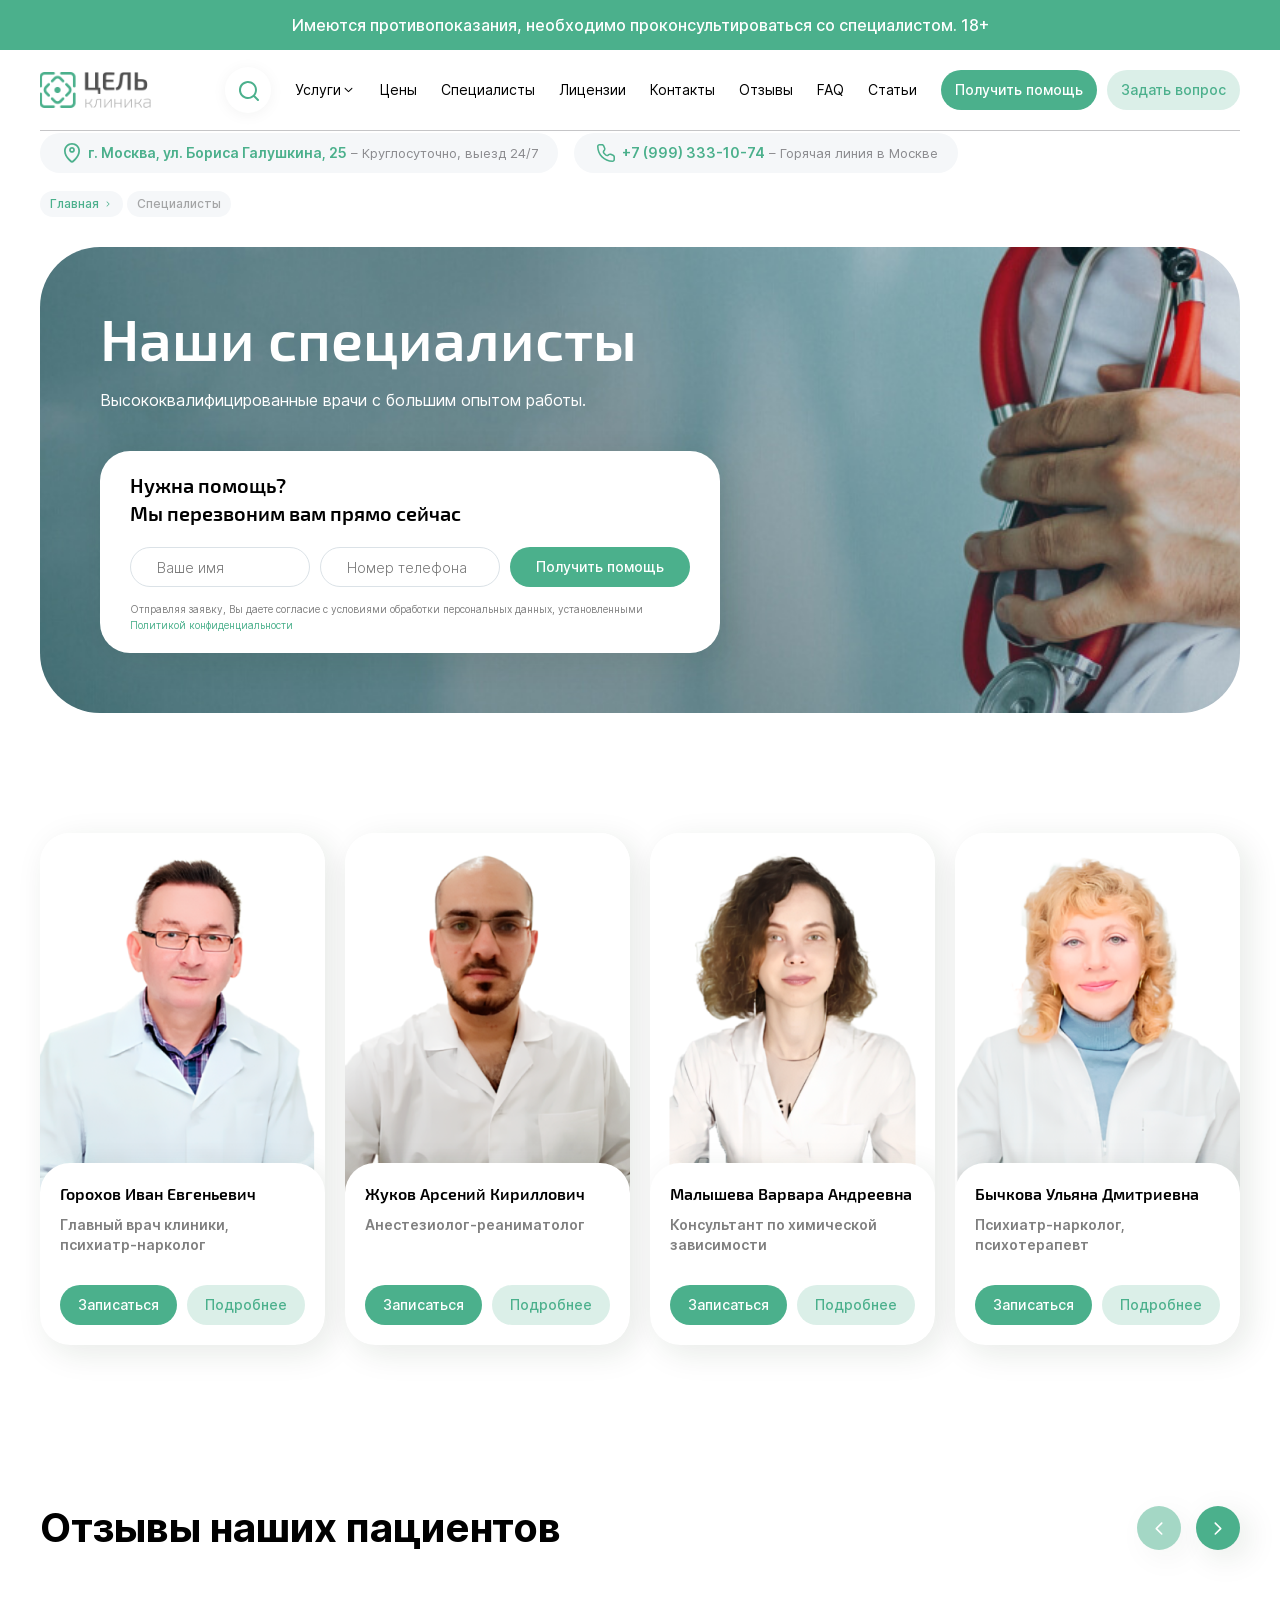
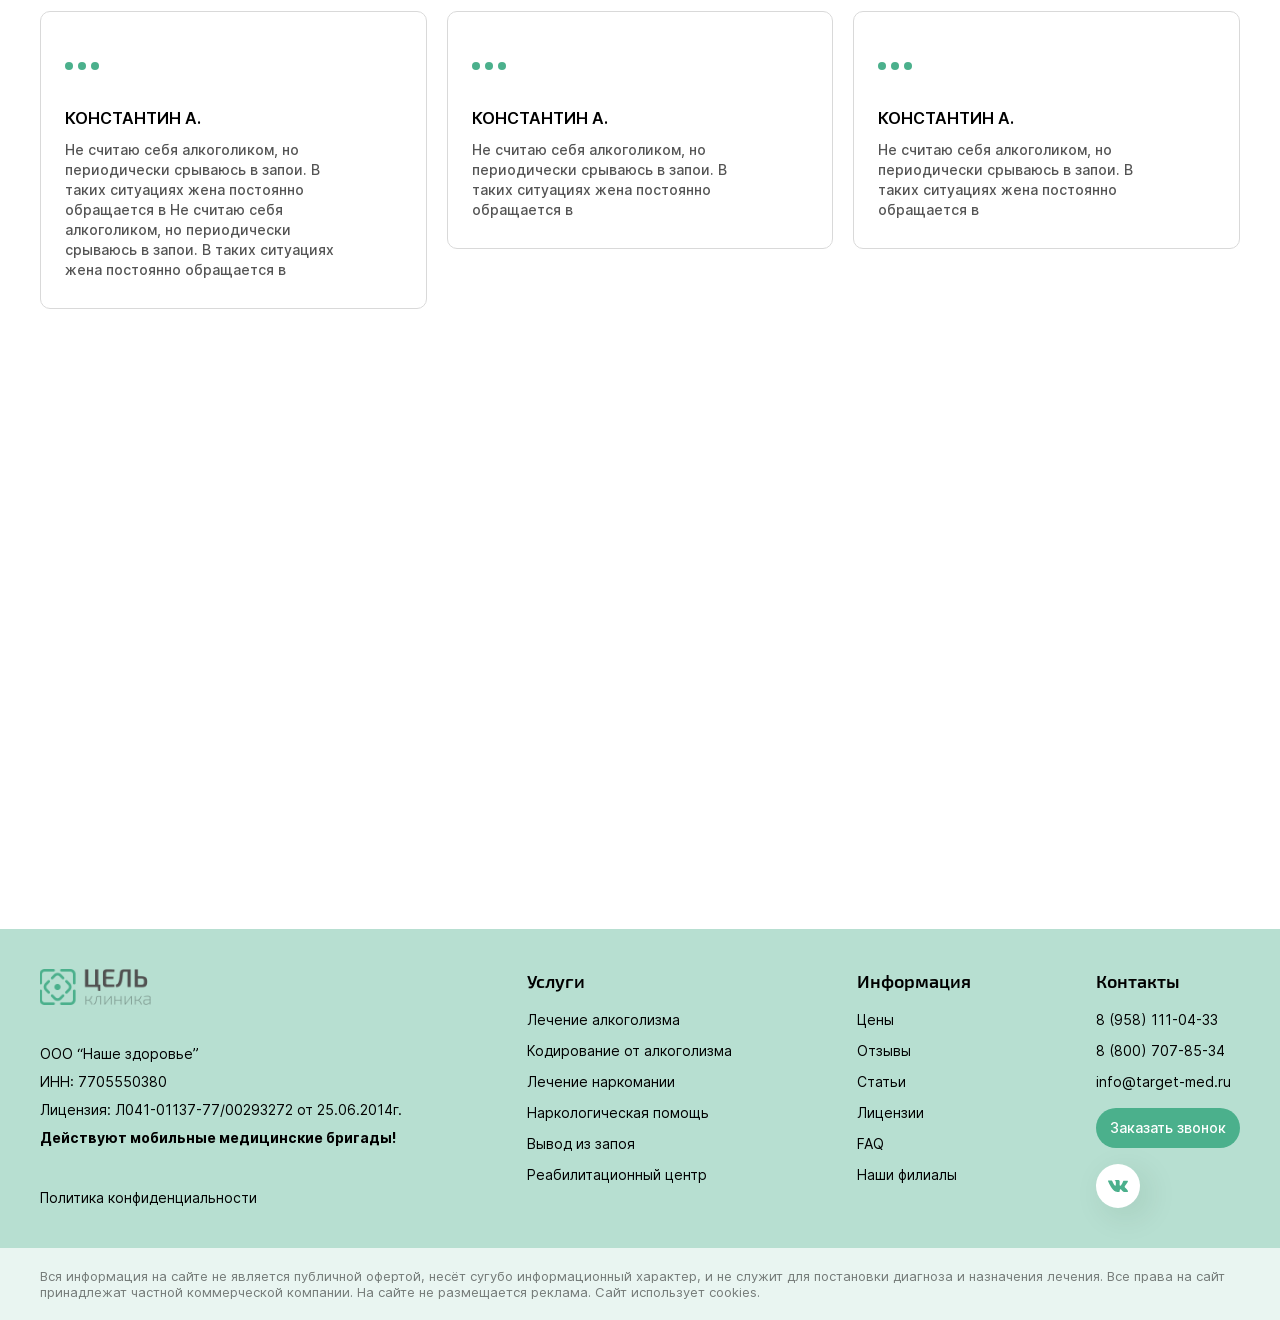
<file: doctors.html>
<!DOCTYPE html>
<html lang="ru">

<head>
    <meta charset="UTF-8">
    <meta name="viewport" content="width=device-width, initial-scale=1.0">
    <title>Главная</title>
    <link rel="stylesheet" href="assets/css/normalize.css">
    <link rel="stylesheet" href="assets/css/build/aos.css">
    <link rel="stylesheet" href="assets/css/build/swiper.css">
    <link rel="stylesheet" href="assets/css/build/fancybox.css">
    <link rel="stylesheet" href="assets/css/style.css">
    <script defer src="assets/js/build/aos.js"></script>
    <script defer src="assets/js/build/mask.js"></script>
    <script defer src="assets/js/build/swiper.js"></script>
    <script defer src="assets/js/build/fancybox.js"></script>
    <script defer src="assets/js/main.js"></script>
    <script type="text/javascript">
        document.addEventListener('DOMContentLoaded', function () {
            let flagMap = false;
            document.addEventListener('scroll', function () {
                const blockMap = document.getElementById('map');
                const posTop = blockMap.getBoundingClientRect().top;

                if (posTop < window.innerHeight && !flagMap) {
                    if (!document.querySelector('[src="https://api-maps.yandex.ru/2.1/?apikey=ваш API-ключ&lang=ru_RU"]')) {
                        const script = document.createElement('script');
                        script.type = 'text/javascript';
                        script.src = 'https://api-maps.yandex.ru/2.1/?apikey=ваш API-ключ&lang=ru_RU';
                        document.head.appendChild(script);
                    }

                    ymaps.ready(init);

                    function init() {
                        const map = document.querySelector('#map');

                        if (map) {
                            var myMap = new ymaps.Map("map", {
                                center: [47.228163, 39.714641],
                                zoom: 14,
                            });

                            var myPlacemark = new ymaps.Placemark([47.228163, 39.714641], {}, {
                                iconLayout: 'default#image',
                                iconImageHref: 'assets/img/icons/map-marker.svg',
                                iconImageSize: [30, 30],
                            });

                            myMap.geoObjects.add(myPlacemark);
                            myMap.behaviors.disable('scrollZoom');
                        }
                    }

                    flagMap = true;
                }
            });
        });
    </script>
</head>

<body>
    <div class="contraindications" data-aos="fade-down" data-aos-duration="600">
        <div class="contraindications__container container">
            <p class="contraindications__text">
                Имеются противопоказания, необходимо проконсультироваться со специалистом.&nbsp;18+
            </p>
        </div>
    </div>
    <header class="header">
        <div class="header__container container">
            <div class="header__wrapper">
                <a href="/" class="header__logo logo" data-aos="zoom-in" data-aos-duration="600">
                    <img src="assets/img/logo.svg" alt="" class="logo__img">
                </a>
                <button class="header__menu-open open-menu">
                    <svg width="24" height="24" viewBox="0 0 24 24" fill="none" xmlns="http://www.w3.org/2000/svg">
                        <path fill-rule="evenodd" clip-rule="evenodd"
                            d="M4 6.87179C4 6.39032 4.38783 6 4.86624 6H19.1338C19.6122 6 20 6.39032 20 6.87179C20 7.35327 19.6122 7.74359 19.1338 7.74359H4.86624C4.38783 7.74359 4 7.35327 4 6.87179ZM4 12C4 11.5185 4.38783 11.1282 4.86624 11.1282H19.1338C19.6122 11.1282 20 11.5185 20 12C20 12.4815 19.6122 12.8718 19.1338 12.8718H4.86624C4.38783 12.8718 4 12.4815 4 12ZM4 17.1282C4 16.6467 4.38783 16.2564 4.86624 16.2564H19.1338C19.6122 16.2564 20 16.6467 20 17.1282C20 17.6097 19.6122 18 19.1338 18H4.86624C4.38783 18 4 17.6097 4 17.1282Z"
                            fill="black" />
                    </svg>
                </button>
                <div class="header__content">
                    <div class="header__search-wrapper">
                        <button class="header__search-open search-open" data-aos="zoom-in" data-aos-duration="600">
                            <svg width="21" height="21" viewBox="0 0 21 21" fill="none"
                                xmlns="http://www.w3.org/2000/svg">
                                <path
                                    d="M20.7094 19.2899L16.9994 15.6099C18.4395 13.8143 19.1369 11.5352 18.9482 9.2412C18.7595 6.94721 17.6991 4.81269 15.9849 3.27655C14.2708 1.74041 12.0332 0.919414 9.73234 0.982375C7.43145 1.04534 5.24214 1.98747 3.61456 3.61505C1.98698 5.24263 1.04485 7.43194 0.981887 9.73283C0.918926 12.0337 1.73992 14.2713 3.27606 15.9854C4.8122 17.6996 6.94672 18.76 9.24072 18.9487C11.5347 19.1374 13.8138 18.44 15.6094 16.9999L19.2894 20.6799C19.3824 20.7736 19.493 20.848 19.6148 20.8988C19.7367 20.9496 19.8674 20.9757 19.9994 20.9757C20.1314 20.9757 20.2621 20.9496 20.384 20.8988C20.5059 20.848 20.6165 20.7736 20.7094 20.6799C20.8897 20.4934 20.9904 20.2442 20.9904 19.9849C20.9904 19.7256 20.8897 19.4764 20.7094 19.2899ZM9.99942 16.9999C8.61495 16.9999 7.26157 16.5894 6.11042 15.8202C4.95928 15.051 4.06207 13.9578 3.53226 12.6787C3.00245 11.3996 2.86382 9.99214 3.13392 8.63427C3.40402 7.27641 4.0707 6.02912 5.04967 5.05016C6.02864 4.07119 7.27592 3.4045 8.63378 3.13441C9.99165 2.86431 11.3991 3.00293 12.6782 3.53275C13.9573 4.06256 15.0505 4.95977 15.8197 6.11091C16.5889 7.26206 16.9994 8.61544 16.9994 9.9999C16.9994 11.8564 16.2619 13.6369 14.9492 14.9497C13.6364 16.2624 11.8559 16.9999 9.99942 16.9999Z"
                                    fill="#4BB08C" />
                            </svg>
                        </button>
                        <form action="/search/" method="post" class="header__search-form search-form">
                            <label class="search-form__label">
                                <input name="s" type="text" class="search-form__input" placeholder="Поиск по сайту">
                            </label>
                            <div class="search-form__btn-close search-close"></div>
                        </form>
                    </div>
                    <button class="header__menu-close close-menu">
                        <svg width="24" height="24" viewBox="0 0 24 24" fill="none" xmlns="http://www.w3.org/2000/svg">
                            <path d="M24 1L1 24" stroke="#000" stroke-width="3"></path>
                            <path d="M24 24L1 1" stroke="#000" stroke-width="3"></path>
                        </svg>
                    </button>
                    <nav class="header__menu menu" data-aos="zoom-in" data-aos-duration="600">
                        <ul class="menu__list">
                            <li class="menu__item menu-item">
                                <a href="#" class="menu__link">
                                    <span class="menu__link-text">
                                        Услуги
                                    </span>
                                    <span class="menu__link-icon">
                                        <svg width="15" height="16" viewBox="0 0 15 16" fill="none"
                                            xmlns="http://www.w3.org/2000/svg">
                                            <path fill-rule="evenodd" clip-rule="evenodd"
                                                d="M11.2701 5.93378C11.0704 5.73408 10.7467 5.73408 10.547 5.93378L7.49947 8.98128L4.45196 5.93378C4.25226 5.73408 3.92849 5.73408 3.72879 5.93378C3.52909 6.13348 3.52909 6.45725 3.72879 6.65695L7.13788 10.066C7.33758 10.2657 7.66136 10.2657 7.86106 10.066L11.2701 6.65695C11.4698 6.45725 11.4698 6.13348 11.2701 5.93378Z"
                                                fill="black" />
                                        </svg>
                                    </span>
                                </a>
                                <span class="menu__item-open-btn">
                                    <svg width="12" height="8" viewBox="0 0 12 8" fill="none"
                                        xmlns="http://www.w3.org/2000/svg">
                                        <path d="M11 1L6 6L1 1" stroke="#000" stroke-width="1.5"></path>
                                    </svg>
                                </span>
                                <ul class="menu__dropdown">
                                    <li class="menu__dropdown-item menu-item">
                                        <a href="#" class="menu__dropdown-link">
                                            <span class="menu__dropdown-link-text">
                                                Лечение алкоголизма
                                            </span>
                                            <span class="menu__dropdown-link-icon">
                                                <svg width="6" height="12" viewBox="0 0 6 12" fill="none"
                                                    xmlns="http://www.w3.org/2000/svg">
                                                    <path fill-rule="evenodd" clip-rule="evenodd"
                                                        d="M0.24471 0.972649C-0.0215564 1.23892 -0.0215564 1.67062 0.24471 1.93689L4.30805 6.00022L0.24471 10.0636C-0.0215564 10.3298 -0.0215564 10.7615 0.24471 11.0278C0.510977 11.2941 0.94268 11.2941 1.20895 11.0278L5.7544 6.48234C6.02067 6.21607 6.02067 5.78437 5.7544 5.5181L1.20895 0.972649C0.94268 0.706383 0.510977 0.706383 0.24471 0.972649Z"
                                                        fill="#545454" />
                                                </svg>
                                            </span>
                                        </a>
                                        <span class="menu__item-open-btn">
                                            <svg width="12" height="8" viewBox="0 0 12 8" fill="none"
                                                xmlns="http://www.w3.org/2000/svg">
                                                <path d="M11 1L6 6L1 1" stroke="#000" stroke-width="1.5"></path>
                                            </svg>
                                        </span>
                                        <ul class="menu__dropdown">
                                            <li class="menu__dropdown-item menu-item">
                                                <a href="#" class="menu__dropdown-link">
                                                    <span class="menu__dropdown-link-text">
                                                        Лечение алкоголизма на дому
                                                    </span>
                                                </a>
                                            </li>
                                            <li class="menu__dropdown-item menu-item">
                                                <a href="#" class="menu__dropdown-link">
                                                    <span class="menu__dropdown-link-text">
                                                        Помощь при алкоголизме
                                                    </span>
                                                </a>
                                            </li>
                                            <li class="menu__dropdown-item menu-item">
                                                <a href="#" class="menu__dropdown-link">
                                                    <span class="menu__dropdown-link-text">
                                                        Принудительное лечение алкоголизма
                                                    </span>
                                                </a>
                                            </li>
                                            <li class="menu__dropdown-item menu-item">
                                                <a href="#" class="menu__dropdown-link">
                                                    <span class="menu__dropdown-link-text">
                                                        Лечение подросткового и детского алкоголизма
                                                    </span>
                                                </a>
                                            </li>
                                            <li class="menu__dropdown-item menu-item">
                                                <a href="#" class="menu__dropdown-link">
                                                    <span class="menu__dropdown-link-text">
                                                        Лечение хронического алкоголизма
                                                    </span>
                                                </a>
                                            </li>
                                            <li class="menu__dropdown-item menu-item">
                                                <a href="#" class="menu__dropdown-link">
                                                    <span class="menu__dropdown-link-text">
                                                        Лечение алкоголизма в стационаре
                                                    </span>
                                                </a>
                                            </li>
                                            <li class="menu__dropdown-item menu-item">
                                                <a href="#" class="menu__dropdown-link">
                                                    <span class="menu__dropdown-link-text">
                                                        Помощь при алкогольном отравлении
                                                    </span>
                                                </a>
                                            </li>
                                            <li class="menu__dropdown-item menu-item">
                                                <a href="#" class="menu__dropdown-link">
                                                    <span class="menu__dropdown-link-text">
                                                        Лечение пивного алкоголизма
                                                    </span>
                                                </a>
                                            </li>
                                            <li class="menu__dropdown-item menu-item">
                                                <a href="#" class="menu__dropdown-link">
                                                    <span class="menu__dropdown-link-text">
                                                        Лечение женского алкоголизма
                                                    </span>
                                                </a>
                                            </li>
                                        </ul>
                                    </li>
                                    <li class="menu__dropdown-item menu-item">
                                        <a href="#" class="menu__dropdown-link">
                                            <span class="menu__dropdown-link-text">
                                                Кодирование от алкоголизма
                                            </span>
                                            <span class="menu__dropdown-link-icon">
                                                <svg width="6" height="12" viewBox="0 0 6 12" fill="none"
                                                    xmlns="http://www.w3.org/2000/svg">
                                                    <path fill-rule="evenodd" clip-rule="evenodd"
                                                        d="M0.24471 0.972649C-0.0215564 1.23892 -0.0215564 1.67062 0.24471 1.93689L4.30805 6.00022L0.24471 10.0636C-0.0215564 10.3298 -0.0215564 10.7615 0.24471 11.0278C0.510977 11.2941 0.94268 11.2941 1.20895 11.0278L5.7544 6.48234C6.02067 6.21607 6.02067 5.78437 5.7544 5.5181L1.20895 0.972649C0.94268 0.706383 0.510977 0.706383 0.24471 0.972649Z"
                                                        fill="#545454" />
                                                </svg>
                                            </span>
                                        </a>
                                        <span class="menu__item-open-btn">
                                            <svg width="12" height="8" viewBox="0 0 12 8" fill="none"
                                                xmlns="http://www.w3.org/2000/svg">
                                                <path d="M11 1L6 6L1 1" stroke="#000" stroke-width="1.5"></path>
                                            </svg>
                                        </span>
                                        <ul class="menu__dropdown">
                                            <li class="menu__dropdown-item menu-item">
                                                <a href="#" class="menu__dropdown-link">
                                                    <span class="menu__dropdown-link-text">
                                                        Лечение алкоголизма на дому
                                                    </span>
                                                </a>
                                            </li>
                                            <li class="menu__dropdown-item menu-item">
                                                <a href="#" class="menu__dropdown-link">
                                                    <span class="menu__dropdown-link-text">
                                                        Помощь при алкоголизме
                                                    </span>
                                                </a>
                                            </li>
                                            <li class="menu__dropdown-item menu-item">
                                                <a href="#" class="menu__dropdown-link">
                                                    <span class="menu__dropdown-link-text">
                                                        Принудительное лечение алкоголизма
                                                    </span>
                                                </a>
                                            </li>
                                            <li class="menu__dropdown-item menu-item">
                                                <a href="#" class="menu__dropdown-link">
                                                    <span class="menu__dropdown-link-text">
                                                        Лечение подросткового и детского алкоголизмаs
                                                    </span>
                                                </a>
                                            </li>
                                            <li class="menu__dropdown-item menu-item">
                                                <a href="#" class="menu__dropdown-link">
                                                    <span class="menu__dropdown-link-text">
                                                        Лечение хронического алкоголизма
                                                    </span>
                                                </a>
                                            </li>
                                            <li class="menu__dropdown-item menu-item">
                                                <a href="#" class="menu__dropdown-link">
                                                    <span class="menu__dropdown-link-text">
                                                        Лечение алкоголизма в стационаре
                                                    </span>
                                                </a>
                                            </li>
                                            <li class="menu__dropdown-item menu-item">
                                                <a href="#" class="menu__dropdown-link">
                                                    <span class="menu__dropdown-link-text">
                                                        Помощь при алкогольном отравлении
                                                    </span>
                                                </a>
                                            </li>
                                            <li class="menu__dropdown-item menu-item">
                                                <a href="#" class="menu__dropdown-link">
                                                    <span class="menu__dropdown-link-text">
                                                        Лечение пивного алкоголизма
                                                    </span>
                                                </a>
                                            </li>
                                            <li class="menu__dropdown-item menu-item">
                                                <a href="#" class="menu__dropdown-link">
                                                    <span class="menu__dropdown-link-text">
                                                        Лечение женского алкоголизма
                                                    </span>
                                                </a>
                                            </li>
                                        </ul>
                                    </li>
                                    <li class="menu__dropdown-item menu-item">
                                        <a href="#" class="menu__dropdown-link">
                                            <span class="menu__dropdown-link-text">
                                                Лечение наркомании
                                            </span>
                                            <span class="menu__dropdown-link-icon">
                                                <svg width="6" height="12" viewBox="0 0 6 12" fill="none"
                                                    xmlns="http://www.w3.org/2000/svg">
                                                    <path fill-rule="evenodd" clip-rule="evenodd"
                                                        d="M0.24471 0.972649C-0.0215564 1.23892 -0.0215564 1.67062 0.24471 1.93689L4.30805 6.00022L0.24471 10.0636C-0.0215564 10.3298 -0.0215564 10.7615 0.24471 11.0278C0.510977 11.2941 0.94268 11.2941 1.20895 11.0278L5.7544 6.48234C6.02067 6.21607 6.02067 5.78437 5.7544 5.5181L1.20895 0.972649C0.94268 0.706383 0.510977 0.706383 0.24471 0.972649Z"
                                                        fill="#545454" />
                                                </svg>
                                            </span>
                                        </a>
                                        <span class="menu__item-open-btn">
                                            <svg width="12" height="8" viewBox="0 0 12 8" fill="none"
                                                xmlns="http://www.w3.org/2000/svg">
                                                <path d="M11 1L6 6L1 1" stroke="#000" stroke-width="1.5"></path>
                                            </svg>
                                        </span>
                                        <ul class="menu__dropdown">
                                            <li class="menu__dropdown-item menu-item">
                                                <a href="#" class="menu__dropdown-link">
                                                    <span class="menu__dropdown-link-text">
                                                        Лечение алкоголизма на дому
                                                    </span>
                                                </a>
                                            </li>
                                            <li class="menu__dropdown-item menu-item">
                                                <a href="#" class="menu__dropdown-link">
                                                    <span class="menu__dropdown-link-text">
                                                        Помощь при алкоголизме
                                                    </span>
                                                </a>
                                            </li>
                                            <li class="menu__dropdown-item menu-item">
                                                <a href="#" class="menu__dropdown-link">
                                                    <span class="menu__dropdown-link-text">
                                                        Принудительное лечение алкоголизма
                                                    </span>
                                                </a>
                                            </li>
                                            <li class="menu__dropdown-item menu-item">
                                                <a href="#" class="menu__dropdown-link">
                                                    <span class="menu__dropdown-link-text">
                                                        Лечение подросткового и детского алкоголизмаs
                                                    </span>
                                                </a>
                                            </li>
                                            <li class="menu__dropdown-item menu-item">
                                                <a href="#" class="menu__dropdown-link">
                                                    <span class="menu__dropdown-link-text">
                                                        Лечение хронического алкоголизма
                                                    </span>
                                                </a>
                                            </li>
                                            <li class="menu__dropdown-item menu-item">
                                                <a href="#" class="menu__dropdown-link">
                                                    <span class="menu__dropdown-link-text">
                                                        Лечение алкоголизма в стационаре
                                                    </span>
                                                </a>
                                            </li>
                                            <li class="menu__dropdown-item menu-item">
                                                <a href="#" class="menu__dropdown-link">
                                                    <span class="menu__dropdown-link-text">
                                                        Помощь при алкогольном отравлении
                                                    </span>
                                                </a>
                                            </li>
                                            <li class="menu__dropdown-item menu-item">
                                                <a href="#" class="menu__dropdown-link">
                                                    <span class="menu__dropdown-link-text">
                                                        Лечение пивного алкоголизма
                                                    </span>
                                                </a>
                                            </li>
                                            <li class="menu__dropdown-item menu-item">
                                                <a href="#" class="menu__dropdown-link">
                                                    <span class="menu__dropdown-link-text">
                                                        Лечение женского алкоголизма
                                                    </span>
                                                </a>
                                            </li>
                                        </ul>
                                    </li>
                                    <li class="menu__dropdown-item menu-item">
                                        <a href="#" class="menu__dropdown-link">
                                            <span class="menu__dropdown-link-text">
                                                Наркологическая помощь
                                            </span>
                                            <span class="menu__dropdown-link-icon">
                                                <svg width="6" height="12" viewBox="0 0 6 12" fill="none"
                                                    xmlns="http://www.w3.org/2000/svg">
                                                    <path fill-rule="evenodd" clip-rule="evenodd"
                                                        d="M0.24471 0.972649C-0.0215564 1.23892 -0.0215564 1.67062 0.24471 1.93689L4.30805 6.00022L0.24471 10.0636C-0.0215564 10.3298 -0.0215564 10.7615 0.24471 11.0278C0.510977 11.2941 0.94268 11.2941 1.20895 11.0278L5.7544 6.48234C6.02067 6.21607 6.02067 5.78437 5.7544 5.5181L1.20895 0.972649C0.94268 0.706383 0.510977 0.706383 0.24471 0.972649Z"
                                                        fill="#545454" />
                                                </svg>
                                            </span>
                                        </a>
                                        <span class="menu__item-open-btn">
                                            <svg width="12" height="8" viewBox="0 0 12 8" fill="none"
                                                xmlns="http://www.w3.org/2000/svg">
                                                <path d="M11 1L6 6L1 1" stroke="#000" stroke-width="1.5"></path>
                                            </svg>
                                        </span>
                                        <ul class="menu__dropdown">
                                            <li class="menu__dropdown-item menu-item">
                                                <a href="#" class="menu__dropdown-link">
                                                    <span class="menu__dropdown-link-text">
                                                        Лечение алкоголизма на дому
                                                    </span>
                                                </a>
                                            </li>
                                            <li class="menu__dropdown-item menu-item">
                                                <a href="#" class="menu__dropdown-link">
                                                    <span class="menu__dropdown-link-text">
                                                        Помощь при алкоголизме
                                                    </span>
                                                </a>
                                            </li>
                                            <li class="menu__dropdown-item menu-item">
                                                <a href="#" class="menu__dropdown-link">
                                                    <span class="menu__dropdown-link-text">
                                                        Принудительное лечение алкоголизма
                                                    </span>
                                                </a>
                                            </li>
                                            <li class="menu__dropdown-item menu-item">
                                                <a href="#" class="menu__dropdown-link">
                                                    <span class="menu__dropdown-link-text">
                                                        Лечение подросткового и детского алкоголизмаs
                                                    </span>
                                                </a>
                                            </li>
                                            <li class="menu__dropdown-item menu-item">
                                                <a href="#" class="menu__dropdown-link">
                                                    <span class="menu__dropdown-link-text">
                                                        Лечение хронического алкоголизма
                                                    </span>
                                                </a>
                                            </li>
                                            <li class="menu__dropdown-item menu-item">
                                                <a href="#" class="menu__dropdown-link">
                                                    <span class="menu__dropdown-link-text">
                                                        Лечение алкоголизма в стационаре
                                                    </span>
                                                </a>
                                            </li>
                                            <li class="menu__dropdown-item menu-item">
                                                <a href="#" class="menu__dropdown-link">
                                                    <span class="menu__dropdown-link-text">
                                                        Помощь при алкогольном отравлении
                                                    </span>
                                                </a>
                                            </li>
                                            <li class="menu__dropdown-item menu-item">
                                                <a href="#" class="menu__dropdown-link">
                                                    <span class="menu__dropdown-link-text">
                                                        Лечение пивного алкоголизма
                                                    </span>
                                                </a>
                                            </li>
                                            <li class="menu__dropdown-item menu-item">
                                                <a href="#" class="menu__dropdown-link">
                                                    <span class="menu__dropdown-link-text">
                                                        Лечение женского алкоголизма
                                                    </span>
                                                </a>
                                            </li>
                                        </ul>
                                    </li>
                                    <li class="menu__dropdown-item menu-item">
                                        <a href="#" class="menu__dropdown-link">
                                            <span class="menu__dropdown-link-text">
                                                Вывод из запоя
                                            </span>
                                            <span class="menu__dropdown-link-icon">
                                                <svg width="6" height="12" viewBox="0 0 6 12" fill="none"
                                                    xmlns="http://www.w3.org/2000/svg">
                                                    <path fill-rule="evenodd" clip-rule="evenodd"
                                                        d="M0.24471 0.972649C-0.0215564 1.23892 -0.0215564 1.67062 0.24471 1.93689L4.30805 6.00022L0.24471 10.0636C-0.0215564 10.3298 -0.0215564 10.7615 0.24471 11.0278C0.510977 11.2941 0.94268 11.2941 1.20895 11.0278L5.7544 6.48234C6.02067 6.21607 6.02067 5.78437 5.7544 5.5181L1.20895 0.972649C0.94268 0.706383 0.510977 0.706383 0.24471 0.972649Z"
                                                        fill="#545454" />
                                                </svg>
                                            </span>
                                        </a>
                                        <span class="menu__item-open-btn">
                                            <svg width="12" height="8" viewBox="0 0 12 8" fill="none"
                                                xmlns="http://www.w3.org/2000/svg">
                                                <path d="M11 1L6 6L1 1" stroke="#000" stroke-width="1.5"></path>
                                            </svg>
                                        </span>
                                        <ul class="menu__dropdown">
                                            <li class="menu__dropdown-item menu-item">
                                                <a href="#" class="menu__dropdown-link">
                                                    <span class="menu__dropdown-link-text">
                                                        Лечение алкоголизма на дому
                                                    </span>
                                                </a>
                                            </li>
                                            <li class="menu__dropdown-item menu-item">
                                                <a href="#" class="menu__dropdown-link">
                                                    <span class="menu__dropdown-link-text">
                                                        Помощь при алкоголизме
                                                    </span>
                                                </a>
                                            </li>
                                            <li class="menu__dropdown-item menu-item">
                                                <a href="#" class="menu__dropdown-link">
                                                    <span class="menu__dropdown-link-text">
                                                        Принудительное лечение алкоголизма
                                                    </span>
                                                </a>
                                            </li>
                                            <li class="menu__dropdown-item menu-item">
                                                <a href="#" class="menu__dropdown-link">
                                                    <span class="menu__dropdown-link-text">
                                                        Лечение подросткового и детского алкоголизмаs
                                                    </span>
                                                </a>
                                            </li>
                                            <li class="menu__dropdown-item menu-item">
                                                <a href="#" class="menu__dropdown-link">
                                                    <span class="menu__dropdown-link-text">
                                                        Лечение хронического алкоголизма
                                                    </span>
                                                </a>
                                            </li>
                                            <li class="menu__dropdown-item menu-item">
                                                <a href="#" class="menu__dropdown-link">
                                                    <span class="menu__dropdown-link-text">
                                                        Лечение алкоголизма в стационаре
                                                    </span>
                                                </a>
                                            </li>
                                            <li class="menu__dropdown-item menu-item">
                                                <a href="#" class="menu__dropdown-link">
                                                    <span class="menu__dropdown-link-text">
                                                        Помощь при алкогольном отравлении
                                                    </span>
                                                </a>
                                            </li>
                                            <li class="menu__dropdown-item menu-item">
                                                <a href="#" class="menu__dropdown-link">
                                                    <span class="menu__dropdown-link-text">
                                                        Лечение пивного алкоголизма
                                                    </span>
                                                </a>
                                            </li>
                                            <li class="menu__dropdown-item menu-item">
                                                <a href="#" class="menu__dropdown-link">
                                                    <span class="menu__dropdown-link-text">
                                                        Лечение женского алкоголизма
                                                    </span>
                                                </a>
                                            </li>
                                        </ul>
                                    </li>
                                    <li class="menu__dropdown-item menu-item">
                                        <a href="#" class="menu__dropdown-link">
                                            <span class="menu__dropdown-link-text">
                                                Реабилитационный центр
                                            </span>
                                            <span class="menu__dropdown-link-icon">
                                                <svg width="6" height="12" viewBox="0 0 6 12" fill="none"
                                                    xmlns="http://www.w3.org/2000/svg">
                                                    <path fill-rule="evenodd" clip-rule="evenodd"
                                                        d="M0.24471 0.972649C-0.0215564 1.23892 -0.0215564 1.67062 0.24471 1.93689L4.30805 6.00022L0.24471 10.0636C-0.0215564 10.3298 -0.0215564 10.7615 0.24471 11.0278C0.510977 11.2941 0.94268 11.2941 1.20895 11.0278L5.7544 6.48234C6.02067 6.21607 6.02067 5.78437 5.7544 5.5181L1.20895 0.972649C0.94268 0.706383 0.510977 0.706383 0.24471 0.972649Z"
                                                        fill="#545454" />
                                                </svg>
                                            </span>
                                        </a>
                                        <span class="menu__item-open-btn">
                                            <svg width="12" height="8" viewBox="0 0 12 8" fill="none"
                                                xmlns="http://www.w3.org/2000/svg">
                                                <path d="M11 1L6 6L1 1" stroke="#000" stroke-width="1.5"></path>
                                            </svg>
                                        </span>
                                        <ul class="menu__dropdown">
                                            <li class="menu__dropdown-item menu-item">
                                                <a href="#" class="menu__dropdown-link">
                                                    <span class="menu__dropdown-link-text">
                                                        Лечение алкоголизма на дому
                                                    </span>
                                                </a>
                                            </li>
                                            <li class="menu__dropdown-item menu-item">
                                                <a href="#" class="menu__dropdown-link">
                                                    <span class="menu__dropdown-link-text">
                                                        Помощь при алкоголизме
                                                    </span>
                                                </a>
                                            </li>
                                            <li class="menu__dropdown-item menu-item">
                                                <a href="#" class="menu__dropdown-link">
                                                    <span class="menu__dropdown-link-text">
                                                        Принудительное лечение алкоголизма
                                                    </span>
                                                </a>
                                            </li>
                                            <li class="menu__dropdown-item menu-item">
                                                <a href="#" class="menu__dropdown-link">
                                                    <span class="menu__dropdown-link-text">
                                                        Лечение подросткового и детского алкоголизмаs
                                                    </span>
                                                </a>
                                            </li>
                                            <li class="menu__dropdown-item menu-item">
                                                <a href="#" class="menu__dropdown-link">
                                                    <span class="menu__dropdown-link-text">
                                                        Лечение хронического алкоголизма
                                                    </span>
                                                </a>
                                            </li>
                                            <li class="menu__dropdown-item menu-item">
                                                <a href="#" class="menu__dropdown-link">
                                                    <span class="menu__dropdown-link-text">
                                                        Лечение алкоголизма в стационаре
                                                    </span>
                                                </a>
                                            </li>
                                            <li class="menu__dropdown-item menu-item">
                                                <a href="#" class="menu__dropdown-link">
                                                    <span class="menu__dropdown-link-text">
                                                        Помощь при алкогольном отравлении
                                                    </span>
                                                </a>
                                            </li>
                                            <li class="menu__dropdown-item menu-item">
                                                <a href="#" class="menu__dropdown-link">
                                                    <span class="menu__dropdown-link-text">
                                                        Лечение пивного алкоголизма
                                                    </span>
                                                </a>
                                            </li>
                                            <li class="menu__dropdown-item menu-item">
                                                <a href="#" class="menu__dropdown-link">
                                                    <span class="menu__dropdown-link-text">
                                                        Лечение женского алкоголизма
                                                    </span>
                                                </a>
                                            </li>
                                        </ul>
                                    </li>
                                </ul>
                            </li>
                            <li class="menu__item menu-item">
                                <a href="#" class="menu__link">
                                    <span class="menu__link-text">
                                        Цены
                                    </span>
                                </a>
                            </li>
                            <li class="menu__item menu-item">
                                <a href="#" class="menu__link">
                                    <span class="menu__link-text">
                                        Специалисты
                                    </span>
                                </a>
                            </li>
                            <li class="menu__item menu-item">
                                <a href="#" class="menu__link">
                                    <span class="menu__link-text">
                                        Лицензии
                                    </span>
                                </a>
                            </li>
                            <li class="menu__item menu-item">
                                <a href="#" class="menu__link">
                                    <span class="menu__link-text">
                                        Контакты
                                    </span>
                                </a>
                            </li>
                            <li class="menu__item menu-item">
                                <a href="#" class="menu__link">
                                    <span class="menu__link-text">
                                        Отзывы
                                    </span>
                                </a>
                            </li>
                            <li class="menu__item menu-item">
                                <a href="#" class="menu__link">
                                    <span class="menu__link-text">
                                        FAQ
                                    </span>
                                </a>
                            </li>
                            <li class="menu__item menu-item">
                                <a href="#" class="menu__link">
                                    <span class="menu__link-text">
                                        Статьи
                                    </span>
                                </a>
                            </li>
                        </ul>
                    </nav>
                    <div class="header__btn-group">
                        <button class="header__btn btn popup-btn" data-path="form" data-title="Получить помощь">
                            Получить помощь
                        </button>
                        <button class="header__btn btn btn_color popup-btn" data-path="question"
                            data-title="Задать вопрос">
                            Задать вопрос
                        </button>
                    </div>
                </div>
            </div>
            <div class="header__connection">
                <div class="header__connection-btn" data-aos="zoom-in" data-aos-duration="600">
                    <img src="assets/img/icons/geo.svg" alt="" class="header__connection-icon"
                        aria-label="presentation">
                    <div class="header__connection-btn-wrapper">
                        <span class="header__connection-link">
                            г. Москва, ул. Бориса Галушкина, 25
                        </span>
                        <span class="header__connection-text">
                            – Круглосуточно, выезд 24/7
                        </span>
                    </div>
                </div>
                <a href="tel:+79993331074" class="header__connection-btn" data-aos="zoom-in" data-aos-duration="600">
                    <img src="assets/img/icons/phone.svg" alt="" class="header__connection-icon"
                        aria-label="presentation">
                    <div class="header__connection-btn-wrapper">
                        <span class="header__connection-link">
                            +7 (999) 333-10-74
                        </span>
                        <span class="header__connection-text">
                            – Горячая линия в Москве
                        </span>
                    </div>
                </a>
            </div>
        </div>
    </header>
    <main class="main">
        <div class="breadcrumbs">
            <div class="breadcrumbs__container container">
                <ul class="breadcrumbs__list">
                    <li class="breadcrumbs__item">
                        <a href="#" class="breadcrumbs__link">
                            <span class="breadcrumbs__link-text">
                                Главная
                            </span>
                            <span class="breadcrumbs__link-arrow">
                                <svg width="10" height="10" viewBox="0 0 10 10" fill="none"
                                    xmlns="http://www.w3.org/2000/svg">
                                    <path fill-rule="evenodd" clip-rule="evenodd"
                                        d="M3.62187 2.48608C3.48873 2.61921 3.48873 2.83507 3.62187 2.9682L5.65354 4.99987L3.62187 7.03154C3.48873 7.16467 3.48873 7.38052 3.62187 7.51365C3.755 7.64679 3.97085 7.64679 4.10399 7.51365L6.37671 5.24093C6.50985 5.10779 6.50985 4.89194 6.37671 4.75881L4.10399 2.48608C3.97085 2.35295 3.755 2.35295 3.62187 2.48608Z"
                                        fill="#4BB08C" />
                                </svg>
                            </span>
                        </a>
                    </li>
                    <li class="breadcrumbs__item">
                        <span class="breadcrumbs__link breadcrumbs__link_active">
                            <span class="breadcrumbs__link-text">
                                Специалисты
                            </span>
                        </span>
                    </li>
                </ul>
            </div>
        </div>
        <section class="promo" data-aos="fade-up" data-aos-duration="600">
            <div class="promo__container container">
                <div class="promo__wrapper">
                    <h1 class="promo__title page-title">
                        Наши специалисты
                    </h1>
                    <p class="promo__descr section-descr section-descr_white">
                        Высококвалифицированные врачи с большим опытом работы.
                    </p>
                    <form class="promo__form main-form form">
                        <p class="main-form__title">
                            Нужна помощь? <br>
                            Мы перезвоним вам прямо сейчас
                        </p>
                        <div class="main-form__wrapper">
                            <label class="main-form__label">
                                <input type="text" class="main-form__input form__field" placeholder="Ваше имя">
                            </label>
                            <label class="main-form__label">
                                <input type="tel" class="main-form__input form__field" placeholder="Номер телефона">
                            </label>
                            <button type="submit" class="main-form__btn btn">Получить помощь</button>
                        </div>
                        <p class="form__policy">
                            Отправляя заявку, Вы даете согласие с условиями обработки персональных данных,
                            установленными
                            <a href="/o-klinike/politika-konfidentsialnosti/">Политикой конфиденциальности</a>
                        </p>
                    </form>
                </div>
            </div>
        </section>
        <div class="doctors-page section-offset" data-aos="fade-up" data-aos-duration="600">
            <div class="doctors-page__container container">
                <div class="doctors-page__wrapper grid-4-20-20">
                    <div class="doctors-page__item doctor">
                        <picture class="doctor__picture">
                            <img src="assets/img/sections/doctors/1.png" alt="" class="doctor__img">
                        </picture>
                        <div class="doctor__content">
                            <p class="doctor__title">
                                Горохов Иван Евгеньевич
                            </p>
                            <p class="doctor__descr">
                                Главный врач клиники, психиатр-нарколог
                            </p>
                            <div class="doctor__btn-group">
                                <button class="doctor__btn btn popup-btn" data-path="form">
                                    Записаться
                                </button>
                                <a href="#" class="doctor__btn btn btn_color">
                                    Подробнее
                                </a>
                            </div>
                        </div>
                    </div>
                    <div class="doctors-page__item doctor">
                        <picture class="doctor__picture">
                            <img src="assets/img/sections/doctors/2.png" alt="" class="doctor__img">
                        </picture>
                        <div class="doctor__content">
                            <p class="doctor__title">
                                Жуков Арсений Кириллович
                            </p>
                            <p class="doctor__descr">
                                Анестезиолог-реаниматолог
                            </p>
                            <div class="doctor__btn-group">
                                <button class="doctor__btn btn popup-btn" data-path="form">
                                    Записаться
                                </button>
                                <a href="#" class="doctor__btn btn btn_color">
                                    Подробнее
                                </a>
                            </div>
                        </div>
                    </div>
                    <div class="doctors-page__item doctor">
                        <picture class="doctor__picture">
                            <img src="assets/img/sections/doctors/3.png" alt="" class="doctor__img">
                        </picture>
                        <div class="doctor__content">
                            <p class="doctor__title">
                                Малышева Варвара Андреевна
                            </p>
                            <p class="doctor__descr">
                                Консультант по химической зависимости
                            </p>
                            <div class="doctor__btn-group">
                                <button class="doctor__btn btn popup-btn" data-path="form">
                                    Записаться
                                </button>
                                <a href="#" class="doctor__btn btn btn_color">
                                    Подробнее
                                </a>
                            </div>
                        </div>
                    </div>
                    <div class="doctors-page__item doctor">
                        <picture class="doctor__picture">
                            <img src="assets/img/sections/doctors/4.png" alt="" class="doctor__img">
                        </picture>
                        <div class="doctor__content">
                            <p class="doctor__title">
                                Бычкова Ульяна Дмитриевна
                            </p>
                            <p class="doctor__descr">
                                Психиатр-нарколог, психотерапевт
                            </p>
                            <div class="doctor__btn-group">
                                <button class="doctor__btn btn popup-btn" data-path="form">
                                    Записаться
                                </button>
                                <a href="#" class="doctor__btn btn btn_color">
                                    Подробнее
                                </a>
                            </div>
                        </div>
                    </div>
                </div>
            </div>
        </div>
        <section class="reviews section-offset" data-aos="fade-up" data-aos-duration="600">
            <div class="reviews__container container slider-wrapper">
                <div class="reviews__top section-top">
                    <h2 class="reviews__title section-title">
                        Отзывы наших пациентов
                    </h2>
                    <div class="reviews__slider-btns slider-btns">
                        <button
                            class="reviews__slider-btn reviews__slider-btn_prev slider-btn slider-btn_color slider-btn_prev">
                            <svg width="24" height="25" viewBox="0 0 24 25" fill="none"
                                xmlns="http://www.w3.org/2000/svg">
                                <path fill-rule="evenodd" clip-rule="evenodd"
                                    d="M15.3063 18.5951C15.6259 18.2756 15.6259 17.7575 15.3063 17.438L10.4303 12.562L15.3063 7.68598C15.6259 7.36646 15.6259 6.84842 15.3063 6.5289C14.9868 6.20938 14.4688 6.20938 14.1493 6.5289L8.69472 11.9834C8.3752 12.303 8.3752 12.821 8.69472 13.1405L14.1493 18.5951C14.4688 18.9146 14.9868 18.9146 15.3063 18.5951Z"
                                    fill="white" />
                            </svg>
                        </button>
                        <button
                            class="reviews__slider-btn reviews__slider-btn_next slider-btn slider-btn_color slider-btn_next">
                            <svg width="24" height="25" viewBox="0 0 24 25" fill="none"
                                xmlns="http://www.w3.org/2000/svg">
                                <path fill-rule="evenodd" clip-rule="evenodd"
                                    d="M8.69365 6.52895C8.37413 6.84847 8.37413 7.36651 8.69365 7.68603L13.5697 12.562L8.69365 17.438C8.37413 17.7576 8.37413 18.2756 8.69365 18.5951C9.01317 18.9146 9.53122 18.9146 9.85074 18.5951L15.3053 13.1406C15.6248 12.8211 15.6248 12.303 15.3053 11.9835L9.85074 6.52895C9.53122 6.20943 9.01317 6.20943 8.69365 6.52895Z"
                                    fill="white" />
                            </svg>
                        </button>
                    </div>
                </div>
                <div class="reviews__slider slider-3-slides swiper">
                    <div class="reviews__slider-wrapper swiper-wrapper">
                        <div class="reviews__slide review swiper-slide">
                            <span class="review__decor">
                                <span class="review__decor-line"></span>
                            </span>
                            <p class="review__name">
                                Константин А.
                            </p>
                            <p class="review__descr">
                                Не считаю себя алкоголиком, но
                                периодически срываюсь в запои. В таких
                                ситуациях жена постоянно обращается в
                                Не считаю себя алкоголиком, но
                                периодически срываюсь в запои. В таких
                                ситуациях жена постоянно обращается в
                            </p>
                        </div>
                        <div class="reviews__slide review swiper-slide">
                            <span class="review__decor">
                                <span class="review__decor-line"></span>
                            </span>
                            <p class="review__name">
                                Константин А.
                            </p>
                            <p class="review__descr">
                                Не считаю себя алкоголиком, но
                                периодически срываюсь в запои. В таких
                                ситуациях жена постоянно обращается в
                            </p>
                        </div>
                        <div class="reviews__slide review swiper-slide">
                            <span class="review__decor">
                                <span class="review__decor-line"></span>
                            </span>
                            <p class="review__name">
                                Константин А.
                            </p>
                            <p class="review__descr">
                                Не считаю себя алкоголиком, но
                                периодически срываюсь в запои. В таких
                                ситуациях жена постоянно обращается в
                            </p>
                        </div>
                        <div class="reviews__slide review swiper-slide">
                            <span class="review__decor">
                                <span class="review__decor-line"></span>
                            </span>
                            <p class="review__name">
                                Константин А.
                            </p>
                            <p class="review__descr">
                                Не считаю себя алкоголиком, но
                                периодически срываюсь в запои. В таких
                                ситуациях жена постоянно обращается в
                            </p>
                        </div>
                        <div class="reviews__slide review swiper-slide">
                            <span class="review__decor">
                                <span class="review__decor-line"></span>
                            </span>
                            <p class="review__name">
                                Константин А.
                            </p>
                            <p class="review__descr">
                                Не считаю себя алкоголиком, но
                                периодически срываюсь в запои. В таких
                                ситуациях жена постоянно обращается в
                            </p>
                        </div>
                        <div class="reviews__slide review swiper-slide">
                            <span class="review__decor">
                                <span class="review__decor-line"></span>
                            </span>
                            <p class="review__name">
                                Константин А.
                            </p>
                            <p class="review__descr">
                                Не считаю себя алкоголиком, но
                                периодически срываюсь в запои. В таких
                                ситуациях жена постоянно обращается в
                            </p>
                        </div>
                    </div>
                </div>
            </div>
        </section>
        <div class="map section-offset" data-aos="fade-up" data-aos-duration="600">
            <div class="map__container container">
                <div id="map" class="map__item"></div>
            </div>
        </div>
    </main>
    <footer class="footer" data-aos="fade-up" data-aos-duration="600">
        <div class="footer__main">
            <div class="footer__main-container container">
                <div class="footer__item">
                    <a href="/" class="footer__logo logo">
                        <img src="assets/img/logo.svg" alt="" class="logo__img">
                    </a>
                    <div class="footer__requisites requisites content-body">
                        <p class="requisites__text">
                            ООО “Наше здоровье”
                        </p>
                        <p class="requisites__text">
                            ИНН: 7705550380
                        </p>
                        <p class="requisites__text">
                            Лицензия: Л041-01137-77/00293272 от 25.06.2014г.
                        </p>
                        <p class="requisites__text">
                            <b>
                                Действуют мобильные медицинские бригады!
                            </b>
                        </p>
                    </div>
                    <ul class="footer__links">
                        <li class="footer__links-item">
                            <a href="#" class="footer__link">
                                Политика конфиденциальности
                            </a>
                        </li>
                    </ul>
                </div>
                <div class="footer__item">
                    <p class="footer__item-title">
                        Услуги
                    </p>
                    <ul class="footer__links">
                        <li class="footer__links-item">
                            <a href="#" class="footer__link">
                                Лечение алкоголизма
                            </a>
                        </li>
                        <li class="footer__links-item">
                            <a href="#" class="footer__link">
                                Кодирование от алкоголизма
                            </a>
                        </li>
                        <li class="footer__links-item">
                            <a href="#" class="footer__link">
                                Лечение наркомании
                            </a>
                        </li>
                        <li class="footer__links-item">
                            <a href="#" class="footer__link">
                                Наркологическая помощь
                            </a>
                        </li>
                        <li class="footer__links-item">
                            <a href="#" class="footer__link">
                                Вывод из запоя
                            </a>
                        </li>
                        <li class="footer__links-item">
                            <a href="#" class="footer__link">
                                Реабилитационный центр
                            </a>
                        </li>
                    </ul>
                </div>
                <div class="footer__item">
                    <p class="footer__item-title">
                        Информация
                    </p>
                    <ul class="footer__links">
                        <li class="footer__links-item">
                            <a href="#" class="footer__link">
                                Цены
                            </a>
                        </li>
                        <li class="footer__links-item">
                            <a href="#" class="footer__link">
                                Отзывы
                            </a>
                        </li>
                        <li class="footer__links-item">
                            <a href="#" class="footer__link">
                                Статьи
                            </a>
                        </li>
                        <li class="footer__links-item">
                            <a href="#" class="footer__link">
                                Лицензии
                            </a>
                        </li>
                        <li class="footer__links-item">
                            <a href="#" class="footer__link">
                                FAQ
                            </a>
                        </li>
                        <li class="footer__links-item">
                            <a href="#" class="footer__link">
                                Наши филиалы
                            </a>
                        </li>
                    </ul>
                </div>
                <div class="footer__item">
                    <p class="footer__item-title">
                        Контакты
                    </p>
                    <ul class="footer__links">
                        <li class="footer__links-item">
                            <a href="tel:89581110433" class="footer__link">
                                8 (958) 111-04-33
                            </a>
                        </li>
                        <li class="footer__links-item">
                            <a href="tel:88007078534" class="footer__link">
                                8 (800) 707-85-34
                            </a>
                        </li>
                        <li class="footer__links-item">
                            <a href="mailto:info@target-med.ru" class="footer__link">
                                info@target-med.ru
                            </a>
                        </li>
                    </ul>
                    <button class="footer__btn btn popup-btn" data-path="form">
                        Заказать звонок
                    </button>
                    <ul class="footer__socials socials">
                        <li class="socials__item social">
                            <a href="#" target="_blank" class="social__link">
                                <img src="assets/img/icons/socials/vk.svg" alt="" class="social__img"
                                    aria-label="presentation">
                            </a>
                        </li>
                    </ul>
                </div>
            </div>
        </div>
        <div class="footer__copyright">
            <div class="footer__copyright__container container">
                <p class="footer__copyright-text">
                    Вся информация на сайте не является публичной офертой, несёт сугубо информационный характер, и не
                    служит для постановки диагноза и назначения лечения. Все права на сайт принадлежат частной
                    коммерческой компании. На сайте не размещается реклама. Сайт использует cookies.
                </p>
            </div>
        </div>
    </footer>
    <div class="form-popup popup" data-target="form">
        <div class="popup__body">
            <div class="popup__content">
                <button class="popup__close close-popup">
                    <svg width="18" height="18" viewBox="0 0 18 18" fill="none" xmlns="http://www.w3.org/2000/svg">
                        <path d="M17 1L1 17" stroke="#B0BBCE" stroke-width="1.5"></path>
                        <path d="M17 17L1 1" stroke="#B0BBCE" stroke-width="1.5"></path>
                    </svg>
                </button>
                <form method="post" class="form-popup__form form-popup form" novalidate="novalidate">
                    <input name="catalogue" type="hidden" value="1">
                    <input name="cc" type="hidden" value="47">
                    <input name="sub" type="hidden" value="48">
                    <input name="posting" type="hidden" value="1">
                    <input name="f_additional" type="hidden" class="additional__field" value="">
                    <input name="f_urlMessage" type="hidden" value="https://garmonia-clinica.ru/">
                    <input name="f_title_url_message" type="hidden"
                        value="Частный медицинский центр Гармония в Ростове-на-Дону">
                    <p class="form-popup__title">
                        Получите консультацию специалиста бесплатно
                    </p>
                    <p class="form-popup__descr">
                        Оставьте заявку и поговорите с врачом о ваших проблемах и вариантах решения
                    </p>
                    <div class="form__wrapper">
                        <label class="form__label">
                            <input name="f_name" placeholder="Ваше имя" type="text" class="form__field name">
                        </label>
                        <label class="form__label">
                            <input name="f_phone" placeholder="Ваш телефон" type="tel" class="form__field phone">
                        </label>
                        <button type="submit" class="form-popup__btn btn">
                            Заказать звонок
                        </button>
                    </div>
                    <p class="form__policy">
                        Отправляя заявку, Вы даете согласие с условиями обработки персональных данных, установленными
                        <a href="/o-klinike/politika-konfidentsialnosti/">Политикой конфиденциальности</a>
                    </p>
                </form>
            </div>
        </div>
    </div>
    <div class="form-popup popup" data-target="question">
        <div class="popup__body">
            <div class="popup__content">
                <button class="popup__close close-popup">
                    <svg width="18" height="18" viewBox="0 0 18 18" fill="none" xmlns="http://www.w3.org/2000/svg">
                        <path d="M17 1L1 17" stroke="#B0BBCE" stroke-width="1.5"></path>
                        <path d="M17 17L1 1" stroke="#B0BBCE" stroke-width="1.5"></path>
                    </svg>
                </button>
                <form method="post" class="form-popup__form form-popup form form-review" novalidate="novalidate">
                    <input name="catalogue" type="hidden" value="1">
                    <input name="cc" type="hidden" value="29">
                    <input name="sub" type="hidden" value="33">
                    <input name="posting" type="hidden" value="1">
                    <input name="f_additional" type="hidden" class="additional__field" value="Неизвестная форма">
                    <input name="f_urlMessage" type="hidden" value="https://garmonia-clinica.ru/">
                    <input name="f_title_url_message" type="hidden"
                        value="Частный медицинский центр Гармония в Ростове-на-Дону">
                    <p class="form-popup__title">
                        Задать вопрос
                    </p>
                    <div class="form__wrapper">
                        <label class="form__label">
                            <input name="f_name" placeholder="Ваше имя" type="text" class="form__field name">
                        </label>
                        <label class="form__label">
                            <input name="f_phone" placeholder="Ваш телефон" type="tel" class="form__field phone">
                        </label>
                        <label class="form__label">
                            <textarea name="f_message" placeholder="Ваш вопрос" class="form__field"></textarea>
                        </label>
                    </div>
                    <button type="submit" class="form-popup__btn btn btn-main">
                        Задать вопрос
                    </button>
                    <p class="form__policy">
                        Отправляя заявку, Вы даете согласие с условиями обработки персональных данных, установленными
                        <a href="/o-klinike/politika-konfidentsialnosti/">Политикой конфиденциальности</a>
                    </p>
                </form>
            </div>
        </div>
    </div>
</body>

</html>
</file>
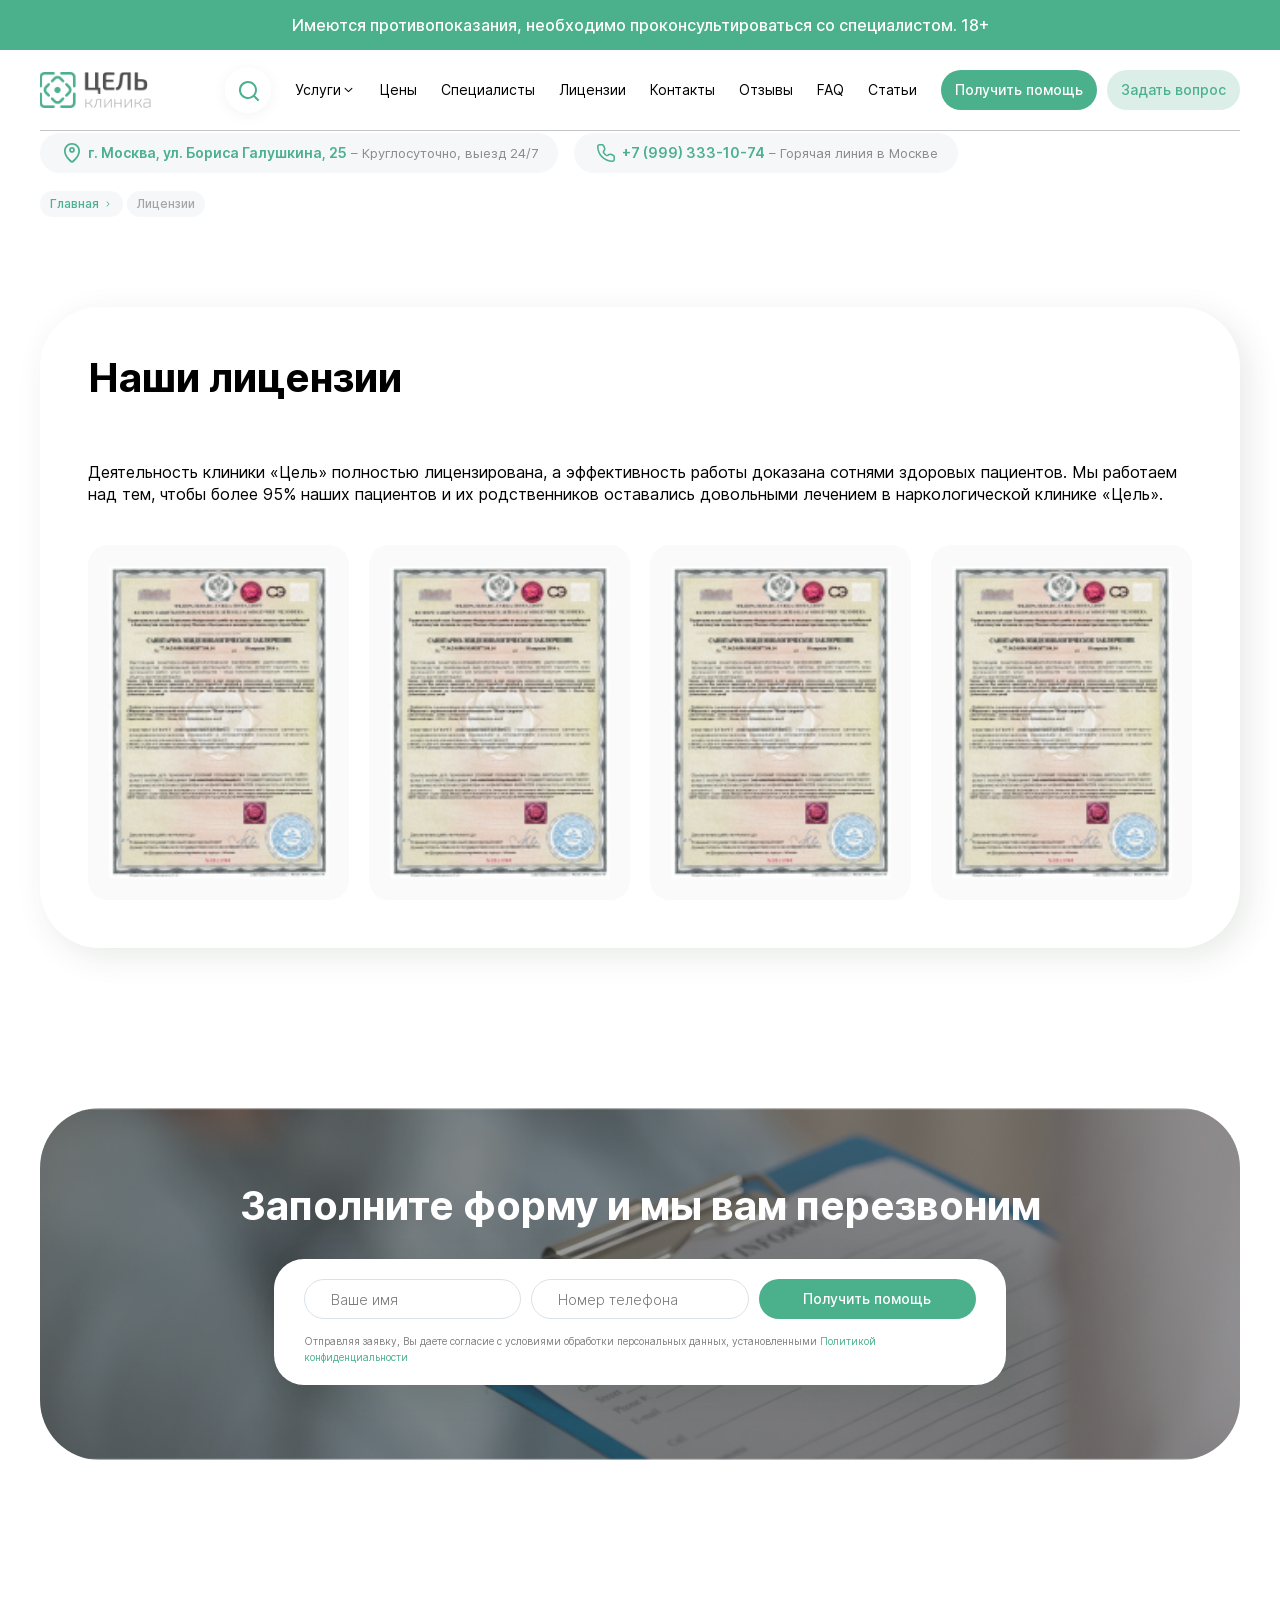
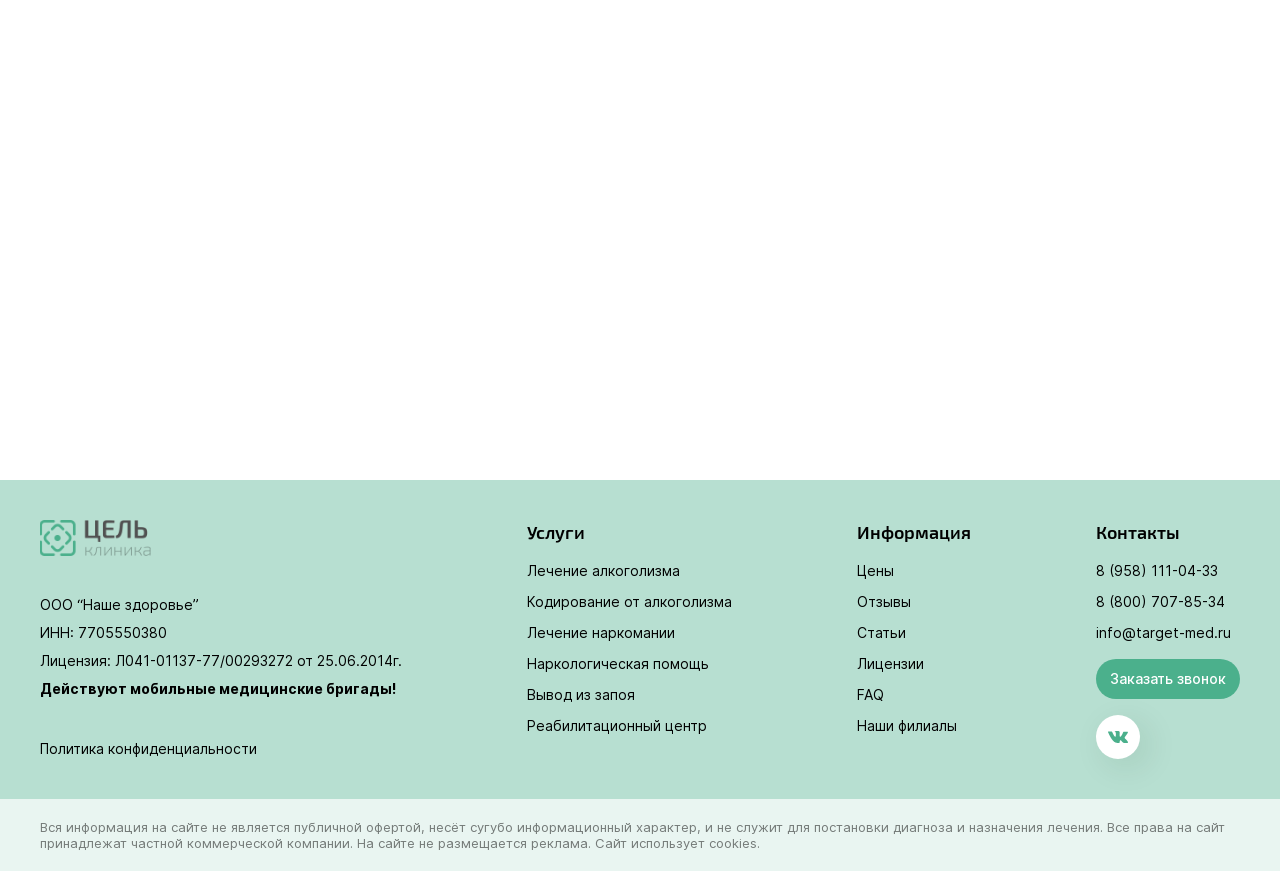
<file: documents.html>
<!DOCTYPE html>
<html lang="ru">

<head>
    <meta charset="UTF-8">
    <meta name="viewport" content="width=device-width, initial-scale=1.0">
    <title>Главная</title>
    <link rel="stylesheet" href="assets/css/normalize.css">
    <link rel="stylesheet" href="assets/css/build/aos.css">
    <link rel="stylesheet" href="assets/css/build/swiper.css">
    <link rel="stylesheet" href="assets/css/build/fancybox.css">
    <link rel="stylesheet" href="assets/css/style.css">
    <script defer src="assets/js/build/aos.js"></script>
    <script defer src="assets/js/build/mask.js"></script>
    <script defer src="assets/js/build/swiper.js"></script>
    <script defer src="assets/js/build/fancybox.js"></script>
    <script defer src="assets/js/main.js"></script>
    <script type="text/javascript">
        document.addEventListener('DOMContentLoaded', function () {
            let flagMap = false;
            document.addEventListener('scroll', function () {
                const blockMap = document.getElementById('map');
                const posTop = blockMap.getBoundingClientRect().top;

                if (posTop < window.innerHeight && !flagMap) {
                    if (!document.querySelector('[src="https://api-maps.yandex.ru/2.1/?apikey=ваш API-ключ&lang=ru_RU"]')) {
                        const script = document.createElement('script');
                        script.type = 'text/javascript';
                        script.src = 'https://api-maps.yandex.ru/2.1/?apikey=ваш API-ключ&lang=ru_RU';
                        document.head.appendChild(script);
                    }

                    ymaps.ready(init);

                    function init() {
                        const map = document.querySelector('#map');

                        if (map) {
                            var myMap = new ymaps.Map("map", {
                                center: [47.228163, 39.714641],
                                zoom: 14,
                            });

                            var myPlacemark = new ymaps.Placemark([47.228163, 39.714641], {}, {
                                iconLayout: 'default#image',
                                iconImageHref: 'assets/img/icons/map-marker.svg',
                                iconImageSize: [30, 30],
                            });

                            myMap.geoObjects.add(myPlacemark);
                            myMap.behaviors.disable('scrollZoom');
                        }
                    }

                    flagMap = true;
                }
            });
        });
    </script>
</head>

<body>
    <div class="contraindications" data-aos="fade-down" data-aos-duration="600">
        <div class="contraindications__container container">
            <p class="contraindications__text">
                Имеются противопоказания, необходимо проконсультироваться со специалистом.&nbsp;18+
            </p>
        </div>
    </div>
    <header class="header">
        <div class="header__container container">
            <div class="header__wrapper">
                <a href="/" class="header__logo logo" data-aos="zoom-in" data-aos-duration="600">
                    <img src="assets/img/logo.svg" alt="" class="logo__img">
                </a>
                <button class="header__menu-open open-menu">
                    <svg width="24" height="24" viewBox="0 0 24 24" fill="none" xmlns="http://www.w3.org/2000/svg">
                        <path fill-rule="evenodd" clip-rule="evenodd"
                            d="M4 6.87179C4 6.39032 4.38783 6 4.86624 6H19.1338C19.6122 6 20 6.39032 20 6.87179C20 7.35327 19.6122 7.74359 19.1338 7.74359H4.86624C4.38783 7.74359 4 7.35327 4 6.87179ZM4 12C4 11.5185 4.38783 11.1282 4.86624 11.1282H19.1338C19.6122 11.1282 20 11.5185 20 12C20 12.4815 19.6122 12.8718 19.1338 12.8718H4.86624C4.38783 12.8718 4 12.4815 4 12ZM4 17.1282C4 16.6467 4.38783 16.2564 4.86624 16.2564H19.1338C19.6122 16.2564 20 16.6467 20 17.1282C20 17.6097 19.6122 18 19.1338 18H4.86624C4.38783 18 4 17.6097 4 17.1282Z"
                            fill="black" />
                    </svg>
                </button>
                <div class="header__content">
                    <div class="header__search-wrapper">
                        <button class="header__search-open search-open" data-aos="zoom-in" data-aos-duration="600">
                            <svg width="21" height="21" viewBox="0 0 21 21" fill="none"
                                xmlns="http://www.w3.org/2000/svg">
                                <path
                                    d="M20.7094 19.2899L16.9994 15.6099C18.4395 13.8143 19.1369 11.5352 18.9482 9.2412C18.7595 6.94721 17.6991 4.81269 15.9849 3.27655C14.2708 1.74041 12.0332 0.919414 9.73234 0.982375C7.43145 1.04534 5.24214 1.98747 3.61456 3.61505C1.98698 5.24263 1.04485 7.43194 0.981887 9.73283C0.918926 12.0337 1.73992 14.2713 3.27606 15.9854C4.8122 17.6996 6.94672 18.76 9.24072 18.9487C11.5347 19.1374 13.8138 18.44 15.6094 16.9999L19.2894 20.6799C19.3824 20.7736 19.493 20.848 19.6148 20.8988C19.7367 20.9496 19.8674 20.9757 19.9994 20.9757C20.1314 20.9757 20.2621 20.9496 20.384 20.8988C20.5059 20.848 20.6165 20.7736 20.7094 20.6799C20.8897 20.4934 20.9904 20.2442 20.9904 19.9849C20.9904 19.7256 20.8897 19.4764 20.7094 19.2899ZM9.99942 16.9999C8.61495 16.9999 7.26157 16.5894 6.11042 15.8202C4.95928 15.051 4.06207 13.9578 3.53226 12.6787C3.00245 11.3996 2.86382 9.99214 3.13392 8.63427C3.40402 7.27641 4.0707 6.02912 5.04967 5.05016C6.02864 4.07119 7.27592 3.4045 8.63378 3.13441C9.99165 2.86431 11.3991 3.00293 12.6782 3.53275C13.9573 4.06256 15.0505 4.95977 15.8197 6.11091C16.5889 7.26206 16.9994 8.61544 16.9994 9.9999C16.9994 11.8564 16.2619 13.6369 14.9492 14.9497C13.6364 16.2624 11.8559 16.9999 9.99942 16.9999Z"
                                    fill="#4BB08C" />
                            </svg>
                        </button>
                        <form action="/search/" method="post" class="header__search-form search-form">
                            <label class="search-form__label">
                                <input name="s" type="text" class="search-form__input" placeholder="Поиск по сайту">
                            </label>
                            <div class="search-form__btn-close search-close"></div>
                        </form>
                    </div>
                    <button class="header__menu-close close-menu">
                        <svg width="24" height="24" viewBox="0 0 24 24" fill="none" xmlns="http://www.w3.org/2000/svg">
                            <path d="M24 1L1 24" stroke="#000" stroke-width="3"></path>
                            <path d="M24 24L1 1" stroke="#000" stroke-width="3"></path>
                        </svg>
                    </button>
                    <nav class="header__menu menu" data-aos="zoom-in" data-aos-duration="600">
                        <ul class="menu__list">
                            <li class="menu__item menu-item">
                                <a href="#" class="menu__link">
                                    <span class="menu__link-text">
                                        Услуги
                                    </span>
                                    <span class="menu__link-icon">
                                        <svg width="15" height="16" viewBox="0 0 15 16" fill="none"
                                            xmlns="http://www.w3.org/2000/svg">
                                            <path fill-rule="evenodd" clip-rule="evenodd"
                                                d="M11.2701 5.93378C11.0704 5.73408 10.7467 5.73408 10.547 5.93378L7.49947 8.98128L4.45196 5.93378C4.25226 5.73408 3.92849 5.73408 3.72879 5.93378C3.52909 6.13348 3.52909 6.45725 3.72879 6.65695L7.13788 10.066C7.33758 10.2657 7.66136 10.2657 7.86106 10.066L11.2701 6.65695C11.4698 6.45725 11.4698 6.13348 11.2701 5.93378Z"
                                                fill="black" />
                                        </svg>
                                    </span>
                                </a>
                                <span class="menu__item-open-btn">
                                    <svg width="12" height="8" viewBox="0 0 12 8" fill="none"
                                        xmlns="http://www.w3.org/2000/svg">
                                        <path d="M11 1L6 6L1 1" stroke="#000" stroke-width="1.5"></path>
                                    </svg>
                                </span>
                                <ul class="menu__dropdown">
                                    <li class="menu__dropdown-item menu-item">
                                        <a href="#" class="menu__dropdown-link">
                                            <span class="menu__dropdown-link-text">
                                                Лечение алкоголизма
                                            </span>
                                            <span class="menu__dropdown-link-icon">
                                                <svg width="6" height="12" viewBox="0 0 6 12" fill="none"
                                                    xmlns="http://www.w3.org/2000/svg">
                                                    <path fill-rule="evenodd" clip-rule="evenodd"
                                                        d="M0.24471 0.972649C-0.0215564 1.23892 -0.0215564 1.67062 0.24471 1.93689L4.30805 6.00022L0.24471 10.0636C-0.0215564 10.3298 -0.0215564 10.7615 0.24471 11.0278C0.510977 11.2941 0.94268 11.2941 1.20895 11.0278L5.7544 6.48234C6.02067 6.21607 6.02067 5.78437 5.7544 5.5181L1.20895 0.972649C0.94268 0.706383 0.510977 0.706383 0.24471 0.972649Z"
                                                        fill="#545454" />
                                                </svg>
                                            </span>
                                        </a>
                                        <span class="menu__item-open-btn">
                                            <svg width="12" height="8" viewBox="0 0 12 8" fill="none"
                                                xmlns="http://www.w3.org/2000/svg">
                                                <path d="M11 1L6 6L1 1" stroke="#000" stroke-width="1.5"></path>
                                            </svg>
                                        </span>
                                        <ul class="menu__dropdown">
                                            <li class="menu__dropdown-item menu-item">
                                                <a href="#" class="menu__dropdown-link">
                                                    <span class="menu__dropdown-link-text">
                                                        Лечение алкоголизма на дому
                                                    </span>
                                                </a>
                                            </li>
                                            <li class="menu__dropdown-item menu-item">
                                                <a href="#" class="menu__dropdown-link">
                                                    <span class="menu__dropdown-link-text">
                                                        Помощь при алкоголизме
                                                    </span>
                                                </a>
                                            </li>
                                            <li class="menu__dropdown-item menu-item">
                                                <a href="#" class="menu__dropdown-link">
                                                    <span class="menu__dropdown-link-text">
                                                        Принудительное лечение алкоголизма
                                                    </span>
                                                </a>
                                            </li>
                                            <li class="menu__dropdown-item menu-item">
                                                <a href="#" class="menu__dropdown-link">
                                                    <span class="menu__dropdown-link-text">
                                                        Лечение подросткового и детского алкоголизма
                                                    </span>
                                                </a>
                                            </li>
                                            <li class="menu__dropdown-item menu-item">
                                                <a href="#" class="menu__dropdown-link">
                                                    <span class="menu__dropdown-link-text">
                                                        Лечение хронического алкоголизма
                                                    </span>
                                                </a>
                                            </li>
                                            <li class="menu__dropdown-item menu-item">
                                                <a href="#" class="menu__dropdown-link">
                                                    <span class="menu__dropdown-link-text">
                                                        Лечение алкоголизма в стационаре
                                                    </span>
                                                </a>
                                            </li>
                                            <li class="menu__dropdown-item menu-item">
                                                <a href="#" class="menu__dropdown-link">
                                                    <span class="menu__dropdown-link-text">
                                                        Помощь при алкогольном отравлении
                                                    </span>
                                                </a>
                                            </li>
                                            <li class="menu__dropdown-item menu-item">
                                                <a href="#" class="menu__dropdown-link">
                                                    <span class="menu__dropdown-link-text">
                                                        Лечение пивного алкоголизма
                                                    </span>
                                                </a>
                                            </li>
                                            <li class="menu__dropdown-item menu-item">
                                                <a href="#" class="menu__dropdown-link">
                                                    <span class="menu__dropdown-link-text">
                                                        Лечение женского алкоголизма
                                                    </span>
                                                </a>
                                            </li>
                                        </ul>
                                    </li>
                                    <li class="menu__dropdown-item menu-item">
                                        <a href="#" class="menu__dropdown-link">
                                            <span class="menu__dropdown-link-text">
                                                Кодирование от алкоголизма
                                            </span>
                                            <span class="menu__dropdown-link-icon">
                                                <svg width="6" height="12" viewBox="0 0 6 12" fill="none"
                                                    xmlns="http://www.w3.org/2000/svg">
                                                    <path fill-rule="evenodd" clip-rule="evenodd"
                                                        d="M0.24471 0.972649C-0.0215564 1.23892 -0.0215564 1.67062 0.24471 1.93689L4.30805 6.00022L0.24471 10.0636C-0.0215564 10.3298 -0.0215564 10.7615 0.24471 11.0278C0.510977 11.2941 0.94268 11.2941 1.20895 11.0278L5.7544 6.48234C6.02067 6.21607 6.02067 5.78437 5.7544 5.5181L1.20895 0.972649C0.94268 0.706383 0.510977 0.706383 0.24471 0.972649Z"
                                                        fill="#545454" />
                                                </svg>
                                            </span>
                                        </a>
                                        <span class="menu__item-open-btn">
                                            <svg width="12" height="8" viewBox="0 0 12 8" fill="none"
                                                xmlns="http://www.w3.org/2000/svg">
                                                <path d="M11 1L6 6L1 1" stroke="#000" stroke-width="1.5"></path>
                                            </svg>
                                        </span>
                                        <ul class="menu__dropdown">
                                            <li class="menu__dropdown-item menu-item">
                                                <a href="#" class="menu__dropdown-link">
                                                    <span class="menu__dropdown-link-text">
                                                        Лечение алкоголизма на дому
                                                    </span>
                                                </a>
                                            </li>
                                            <li class="menu__dropdown-item menu-item">
                                                <a href="#" class="menu__dropdown-link">
                                                    <span class="menu__dropdown-link-text">
                                                        Помощь при алкоголизме
                                                    </span>
                                                </a>
                                            </li>
                                            <li class="menu__dropdown-item menu-item">
                                                <a href="#" class="menu__dropdown-link">
                                                    <span class="menu__dropdown-link-text">
                                                        Принудительное лечение алкоголизма
                                                    </span>
                                                </a>
                                            </li>
                                            <li class="menu__dropdown-item menu-item">
                                                <a href="#" class="menu__dropdown-link">
                                                    <span class="menu__dropdown-link-text">
                                                        Лечение подросткового и детского алкоголизмаs
                                                    </span>
                                                </a>
                                            </li>
                                            <li class="menu__dropdown-item menu-item">
                                                <a href="#" class="menu__dropdown-link">
                                                    <span class="menu__dropdown-link-text">
                                                        Лечение хронического алкоголизма
                                                    </span>
                                                </a>
                                            </li>
                                            <li class="menu__dropdown-item menu-item">
                                                <a href="#" class="menu__dropdown-link">
                                                    <span class="menu__dropdown-link-text">
                                                        Лечение алкоголизма в стационаре
                                                    </span>
                                                </a>
                                            </li>
                                            <li class="menu__dropdown-item menu-item">
                                                <a href="#" class="menu__dropdown-link">
                                                    <span class="menu__dropdown-link-text">
                                                        Помощь при алкогольном отравлении
                                                    </span>
                                                </a>
                                            </li>
                                            <li class="menu__dropdown-item menu-item">
                                                <a href="#" class="menu__dropdown-link">
                                                    <span class="menu__dropdown-link-text">
                                                        Лечение пивного алкоголизма
                                                    </span>
                                                </a>
                                            </li>
                                            <li class="menu__dropdown-item menu-item">
                                                <a href="#" class="menu__dropdown-link">
                                                    <span class="menu__dropdown-link-text">
                                                        Лечение женского алкоголизма
                                                    </span>
                                                </a>
                                            </li>
                                        </ul>
                                    </li>
                                    <li class="menu__dropdown-item menu-item">
                                        <a href="#" class="menu__dropdown-link">
                                            <span class="menu__dropdown-link-text">
                                                Лечение наркомании
                                            </span>
                                            <span class="menu__dropdown-link-icon">
                                                <svg width="6" height="12" viewBox="0 0 6 12" fill="none"
                                                    xmlns="http://www.w3.org/2000/svg">
                                                    <path fill-rule="evenodd" clip-rule="evenodd"
                                                        d="M0.24471 0.972649C-0.0215564 1.23892 -0.0215564 1.67062 0.24471 1.93689L4.30805 6.00022L0.24471 10.0636C-0.0215564 10.3298 -0.0215564 10.7615 0.24471 11.0278C0.510977 11.2941 0.94268 11.2941 1.20895 11.0278L5.7544 6.48234C6.02067 6.21607 6.02067 5.78437 5.7544 5.5181L1.20895 0.972649C0.94268 0.706383 0.510977 0.706383 0.24471 0.972649Z"
                                                        fill="#545454" />
                                                </svg>
                                            </span>
                                        </a>
                                        <span class="menu__item-open-btn">
                                            <svg width="12" height="8" viewBox="0 0 12 8" fill="none"
                                                xmlns="http://www.w3.org/2000/svg">
                                                <path d="M11 1L6 6L1 1" stroke="#000" stroke-width="1.5"></path>
                                            </svg>
                                        </span>
                                        <ul class="menu__dropdown">
                                            <li class="menu__dropdown-item menu-item">
                                                <a href="#" class="menu__dropdown-link">
                                                    <span class="menu__dropdown-link-text">
                                                        Лечение алкоголизма на дому
                                                    </span>
                                                </a>
                                            </li>
                                            <li class="menu__dropdown-item menu-item">
                                                <a href="#" class="menu__dropdown-link">
                                                    <span class="menu__dropdown-link-text">
                                                        Помощь при алкоголизме
                                                    </span>
                                                </a>
                                            </li>
                                            <li class="menu__dropdown-item menu-item">
                                                <a href="#" class="menu__dropdown-link">
                                                    <span class="menu__dropdown-link-text">
                                                        Принудительное лечение алкоголизма
                                                    </span>
                                                </a>
                                            </li>
                                            <li class="menu__dropdown-item menu-item">
                                                <a href="#" class="menu__dropdown-link">
                                                    <span class="menu__dropdown-link-text">
                                                        Лечение подросткового и детского алкоголизмаs
                                                    </span>
                                                </a>
                                            </li>
                                            <li class="menu__dropdown-item menu-item">
                                                <a href="#" class="menu__dropdown-link">
                                                    <span class="menu__dropdown-link-text">
                                                        Лечение хронического алкоголизма
                                                    </span>
                                                </a>
                                            </li>
                                            <li class="menu__dropdown-item menu-item">
                                                <a href="#" class="menu__dropdown-link">
                                                    <span class="menu__dropdown-link-text">
                                                        Лечение алкоголизма в стационаре
                                                    </span>
                                                </a>
                                            </li>
                                            <li class="menu__dropdown-item menu-item">
                                                <a href="#" class="menu__dropdown-link">
                                                    <span class="menu__dropdown-link-text">
                                                        Помощь при алкогольном отравлении
                                                    </span>
                                                </a>
                                            </li>
                                            <li class="menu__dropdown-item menu-item">
                                                <a href="#" class="menu__dropdown-link">
                                                    <span class="menu__dropdown-link-text">
                                                        Лечение пивного алкоголизма
                                                    </span>
                                                </a>
                                            </li>
                                            <li class="menu__dropdown-item menu-item">
                                                <a href="#" class="menu__dropdown-link">
                                                    <span class="menu__dropdown-link-text">
                                                        Лечение женского алкоголизма
                                                    </span>
                                                </a>
                                            </li>
                                        </ul>
                                    </li>
                                    <li class="menu__dropdown-item menu-item">
                                        <a href="#" class="menu__dropdown-link">
                                            <span class="menu__dropdown-link-text">
                                                Наркологическая помощь
                                            </span>
                                            <span class="menu__dropdown-link-icon">
                                                <svg width="6" height="12" viewBox="0 0 6 12" fill="none"
                                                    xmlns="http://www.w3.org/2000/svg">
                                                    <path fill-rule="evenodd" clip-rule="evenodd"
                                                        d="M0.24471 0.972649C-0.0215564 1.23892 -0.0215564 1.67062 0.24471 1.93689L4.30805 6.00022L0.24471 10.0636C-0.0215564 10.3298 -0.0215564 10.7615 0.24471 11.0278C0.510977 11.2941 0.94268 11.2941 1.20895 11.0278L5.7544 6.48234C6.02067 6.21607 6.02067 5.78437 5.7544 5.5181L1.20895 0.972649C0.94268 0.706383 0.510977 0.706383 0.24471 0.972649Z"
                                                        fill="#545454" />
                                                </svg>
                                            </span>
                                        </a>
                                        <span class="menu__item-open-btn">
                                            <svg width="12" height="8" viewBox="0 0 12 8" fill="none"
                                                xmlns="http://www.w3.org/2000/svg">
                                                <path d="M11 1L6 6L1 1" stroke="#000" stroke-width="1.5"></path>
                                            </svg>
                                        </span>
                                        <ul class="menu__dropdown">
                                            <li class="menu__dropdown-item menu-item">
                                                <a href="#" class="menu__dropdown-link">
                                                    <span class="menu__dropdown-link-text">
                                                        Лечение алкоголизма на дому
                                                    </span>
                                                </a>
                                            </li>
                                            <li class="menu__dropdown-item menu-item">
                                                <a href="#" class="menu__dropdown-link">
                                                    <span class="menu__dropdown-link-text">
                                                        Помощь при алкоголизме
                                                    </span>
                                                </a>
                                            </li>
                                            <li class="menu__dropdown-item menu-item">
                                                <a href="#" class="menu__dropdown-link">
                                                    <span class="menu__dropdown-link-text">
                                                        Принудительное лечение алкоголизма
                                                    </span>
                                                </a>
                                            </li>
                                            <li class="menu__dropdown-item menu-item">
                                                <a href="#" class="menu__dropdown-link">
                                                    <span class="menu__dropdown-link-text">
                                                        Лечение подросткового и детского алкоголизмаs
                                                    </span>
                                                </a>
                                            </li>
                                            <li class="menu__dropdown-item menu-item">
                                                <a href="#" class="menu__dropdown-link">
                                                    <span class="menu__dropdown-link-text">
                                                        Лечение хронического алкоголизма
                                                    </span>
                                                </a>
                                            </li>
                                            <li class="menu__dropdown-item menu-item">
                                                <a href="#" class="menu__dropdown-link">
                                                    <span class="menu__dropdown-link-text">
                                                        Лечение алкоголизма в стационаре
                                                    </span>
                                                </a>
                                            </li>
                                            <li class="menu__dropdown-item menu-item">
                                                <a href="#" class="menu__dropdown-link">
                                                    <span class="menu__dropdown-link-text">
                                                        Помощь при алкогольном отравлении
                                                    </span>
                                                </a>
                                            </li>
                                            <li class="menu__dropdown-item menu-item">
                                                <a href="#" class="menu__dropdown-link">
                                                    <span class="menu__dropdown-link-text">
                                                        Лечение пивного алкоголизма
                                                    </span>
                                                </a>
                                            </li>
                                            <li class="menu__dropdown-item menu-item">
                                                <a href="#" class="menu__dropdown-link">
                                                    <span class="menu__dropdown-link-text">
                                                        Лечение женского алкоголизма
                                                    </span>
                                                </a>
                                            </li>
                                        </ul>
                                    </li>
                                    <li class="menu__dropdown-item menu-item">
                                        <a href="#" class="menu__dropdown-link">
                                            <span class="menu__dropdown-link-text">
                                                Вывод из запоя
                                            </span>
                                            <span class="menu__dropdown-link-icon">
                                                <svg width="6" height="12" viewBox="0 0 6 12" fill="none"
                                                    xmlns="http://www.w3.org/2000/svg">
                                                    <path fill-rule="evenodd" clip-rule="evenodd"
                                                        d="M0.24471 0.972649C-0.0215564 1.23892 -0.0215564 1.67062 0.24471 1.93689L4.30805 6.00022L0.24471 10.0636C-0.0215564 10.3298 -0.0215564 10.7615 0.24471 11.0278C0.510977 11.2941 0.94268 11.2941 1.20895 11.0278L5.7544 6.48234C6.02067 6.21607 6.02067 5.78437 5.7544 5.5181L1.20895 0.972649C0.94268 0.706383 0.510977 0.706383 0.24471 0.972649Z"
                                                        fill="#545454" />
                                                </svg>
                                            </span>
                                        </a>
                                        <span class="menu__item-open-btn">
                                            <svg width="12" height="8" viewBox="0 0 12 8" fill="none"
                                                xmlns="http://www.w3.org/2000/svg">
                                                <path d="M11 1L6 6L1 1" stroke="#000" stroke-width="1.5"></path>
                                            </svg>
                                        </span>
                                        <ul class="menu__dropdown">
                                            <li class="menu__dropdown-item menu-item">
                                                <a href="#" class="menu__dropdown-link">
                                                    <span class="menu__dropdown-link-text">
                                                        Лечение алкоголизма на дому
                                                    </span>
                                                </a>
                                            </li>
                                            <li class="menu__dropdown-item menu-item">
                                                <a href="#" class="menu__dropdown-link">
                                                    <span class="menu__dropdown-link-text">
                                                        Помощь при алкоголизме
                                                    </span>
                                                </a>
                                            </li>
                                            <li class="menu__dropdown-item menu-item">
                                                <a href="#" class="menu__dropdown-link">
                                                    <span class="menu__dropdown-link-text">
                                                        Принудительное лечение алкоголизма
                                                    </span>
                                                </a>
                                            </li>
                                            <li class="menu__dropdown-item menu-item">
                                                <a href="#" class="menu__dropdown-link">
                                                    <span class="menu__dropdown-link-text">
                                                        Лечение подросткового и детского алкоголизмаs
                                                    </span>
                                                </a>
                                            </li>
                                            <li class="menu__dropdown-item menu-item">
                                                <a href="#" class="menu__dropdown-link">
                                                    <span class="menu__dropdown-link-text">
                                                        Лечение хронического алкоголизма
                                                    </span>
                                                </a>
                                            </li>
                                            <li class="menu__dropdown-item menu-item">
                                                <a href="#" class="menu__dropdown-link">
                                                    <span class="menu__dropdown-link-text">
                                                        Лечение алкоголизма в стационаре
                                                    </span>
                                                </a>
                                            </li>
                                            <li class="menu__dropdown-item menu-item">
                                                <a href="#" class="menu__dropdown-link">
                                                    <span class="menu__dropdown-link-text">
                                                        Помощь при алкогольном отравлении
                                                    </span>
                                                </a>
                                            </li>
                                            <li class="menu__dropdown-item menu-item">
                                                <a href="#" class="menu__dropdown-link">
                                                    <span class="menu__dropdown-link-text">
                                                        Лечение пивного алкоголизма
                                                    </span>
                                                </a>
                                            </li>
                                            <li class="menu__dropdown-item menu-item">
                                                <a href="#" class="menu__dropdown-link">
                                                    <span class="menu__dropdown-link-text">
                                                        Лечение женского алкоголизма
                                                    </span>
                                                </a>
                                            </li>
                                        </ul>
                                    </li>
                                    <li class="menu__dropdown-item menu-item">
                                        <a href="#" class="menu__dropdown-link">
                                            <span class="menu__dropdown-link-text">
                                                Реабилитационный центр
                                            </span>
                                            <span class="menu__dropdown-link-icon">
                                                <svg width="6" height="12" viewBox="0 0 6 12" fill="none"
                                                    xmlns="http://www.w3.org/2000/svg">
                                                    <path fill-rule="evenodd" clip-rule="evenodd"
                                                        d="M0.24471 0.972649C-0.0215564 1.23892 -0.0215564 1.67062 0.24471 1.93689L4.30805 6.00022L0.24471 10.0636C-0.0215564 10.3298 -0.0215564 10.7615 0.24471 11.0278C0.510977 11.2941 0.94268 11.2941 1.20895 11.0278L5.7544 6.48234C6.02067 6.21607 6.02067 5.78437 5.7544 5.5181L1.20895 0.972649C0.94268 0.706383 0.510977 0.706383 0.24471 0.972649Z"
                                                        fill="#545454" />
                                                </svg>
                                            </span>
                                        </a>
                                        <span class="menu__item-open-btn">
                                            <svg width="12" height="8" viewBox="0 0 12 8" fill="none"
                                                xmlns="http://www.w3.org/2000/svg">
                                                <path d="M11 1L6 6L1 1" stroke="#000" stroke-width="1.5"></path>
                                            </svg>
                                        </span>
                                        <ul class="menu__dropdown">
                                            <li class="menu__dropdown-item menu-item">
                                                <a href="#" class="menu__dropdown-link">
                                                    <span class="menu__dropdown-link-text">
                                                        Лечение алкоголизма на дому
                                                    </span>
                                                </a>
                                            </li>
                                            <li class="menu__dropdown-item menu-item">
                                                <a href="#" class="menu__dropdown-link">
                                                    <span class="menu__dropdown-link-text">
                                                        Помощь при алкоголизме
                                                    </span>
                                                </a>
                                            </li>
                                            <li class="menu__dropdown-item menu-item">
                                                <a href="#" class="menu__dropdown-link">
                                                    <span class="menu__dropdown-link-text">
                                                        Принудительное лечение алкоголизма
                                                    </span>
                                                </a>
                                            </li>
                                            <li class="menu__dropdown-item menu-item">
                                                <a href="#" class="menu__dropdown-link">
                                                    <span class="menu__dropdown-link-text">
                                                        Лечение подросткового и детского алкоголизмаs
                                                    </span>
                                                </a>
                                            </li>
                                            <li class="menu__dropdown-item menu-item">
                                                <a href="#" class="menu__dropdown-link">
                                                    <span class="menu__dropdown-link-text">
                                                        Лечение хронического алкоголизма
                                                    </span>
                                                </a>
                                            </li>
                                            <li class="menu__dropdown-item menu-item">
                                                <a href="#" class="menu__dropdown-link">
                                                    <span class="menu__dropdown-link-text">
                                                        Лечение алкоголизма в стационаре
                                                    </span>
                                                </a>
                                            </li>
                                            <li class="menu__dropdown-item menu-item">
                                                <a href="#" class="menu__dropdown-link">
                                                    <span class="menu__dropdown-link-text">
                                                        Помощь при алкогольном отравлении
                                                    </span>
                                                </a>
                                            </li>
                                            <li class="menu__dropdown-item menu-item">
                                                <a href="#" class="menu__dropdown-link">
                                                    <span class="menu__dropdown-link-text">
                                                        Лечение пивного алкоголизма
                                                    </span>
                                                </a>
                                            </li>
                                            <li class="menu__dropdown-item menu-item">
                                                <a href="#" class="menu__dropdown-link">
                                                    <span class="menu__dropdown-link-text">
                                                        Лечение женского алкоголизма
                                                    </span>
                                                </a>
                                            </li>
                                        </ul>
                                    </li>
                                </ul>
                            </li>
                            <li class="menu__item menu-item">
                                <a href="#" class="menu__link">
                                    <span class="menu__link-text">
                                        Цены
                                    </span>
                                </a>
                            </li>
                            <li class="menu__item menu-item">
                                <a href="#" class="menu__link">
                                    <span class="menu__link-text">
                                        Специалисты
                                    </span>
                                </a>
                            </li>
                            <li class="menu__item menu-item">
                                <a href="#" class="menu__link">
                                    <span class="menu__link-text">
                                        Лицензии
                                    </span>
                                </a>
                            </li>
                            <li class="menu__item menu-item">
                                <a href="#" class="menu__link">
                                    <span class="menu__link-text">
                                        Контакты
                                    </span>
                                </a>
                            </li>
                            <li class="menu__item menu-item">
                                <a href="#" class="menu__link">
                                    <span class="menu__link-text">
                                        Отзывы
                                    </span>
                                </a>
                            </li>
                            <li class="menu__item menu-item">
                                <a href="#" class="menu__link">
                                    <span class="menu__link-text">
                                        FAQ
                                    </span>
                                </a>
                            </li>
                            <li class="menu__item menu-item">
                                <a href="#" class="menu__link">
                                    <span class="menu__link-text">
                                        Статьи
                                    </span>
                                </a>
                            </li>
                        </ul>
                    </nav>
                    <div class="header__btn-group">
                        <button class="header__btn btn popup-btn" data-path="form" data-title="Получить помощь">
                            Получить помощь
                        </button>
                        <button class="header__btn btn btn_color popup-btn" data-path="question"
                            data-title="Задать вопрос">
                            Задать вопрос
                        </button>
                    </div>
                </div>
            </div>
            <div class="header__connection">
                <div class="header__connection-btn" data-aos="zoom-in" data-aos-duration="600">
                    <img src="assets/img/icons/geo.svg" alt="" class="header__connection-icon"
                        aria-label="presentation">
                    <div class="header__connection-btn-wrapper">
                        <span class="header__connection-link">
                            г. Москва, ул. Бориса Галушкина, 25
                        </span>
                        <span class="header__connection-text">
                            – Круглосуточно, выезд 24/7
                        </span>
                    </div>
                </div>
                <a href="tel:+79993331074" class="header__connection-btn" data-aos="zoom-in" data-aos-duration="600">
                    <img src="assets/img/icons/phone.svg" alt="" class="header__connection-icon"
                        aria-label="presentation">
                    <div class="header__connection-btn-wrapper">
                        <span class="header__connection-link">
                            +7 (999) 333-10-74
                        </span>
                        <span class="header__connection-text">
                            – Горячая линия в Москве
                        </span>
                    </div>
                </a>
            </div>
        </div>
    </header>
    <main class="main">
        <div class="breadcrumbs">
            <div class="breadcrumbs__container container">
                <ul class="breadcrumbs__list">
                    <li class="breadcrumbs__item">
                        <a href="#" class="breadcrumbs__link">
                            <span class="breadcrumbs__link-text">
                                Главная
                            </span>
                            <span class="breadcrumbs__link-arrow">
                                <svg width="10" height="10" viewBox="0 0 10 10" fill="none"
                                    xmlns="http://www.w3.org/2000/svg">
                                    <path fill-rule="evenodd" clip-rule="evenodd"
                                        d="M3.62187 2.48608C3.48873 2.61921 3.48873 2.83507 3.62187 2.9682L5.65354 4.99987L3.62187 7.03154C3.48873 7.16467 3.48873 7.38052 3.62187 7.51365C3.755 7.64679 3.97085 7.64679 4.10399 7.51365L6.37671 5.24093C6.50985 5.10779 6.50985 4.89194 6.37671 4.75881L4.10399 2.48608C3.97085 2.35295 3.755 2.35295 3.62187 2.48608Z"
                                        fill="#4BB08C" />
                                </svg>
                            </span>
                        </a>
                    </li>
                    <li class="breadcrumbs__item">
                        <span class="breadcrumbs__link breadcrumbs__link_active">
                            <span class="breadcrumbs__link-text">
                                Лицензии
                            </span>
                        </span>
                    </li>
                </ul>
            </div>
        </div>
        <section class="documents-section section-offset" data-aos="fade-up" data-aos-duration="600">
            <div class="documents-section__container container">
                <div class="documents-section__wrapper">
                    <h1 class="documents-section__title section-title">
                        Наши лицензии
                    </h1>
                    <p class="section-descr">
                        Деятельность клиники «Цель» полностью лицензирована, а эффективность работы доказана сотнями
                        здоровых пациентов. Мы работаем над тем, чтобы более 95% наших пациентов и их родственников
                        оставались довольными лечением в наркологической клинике «Цель».
                    </p>
                    <div class="documents-section__content grid-4-20-20">
                        <a href="assets/img/sections/documents/1.png" data-fancybox="documents"
                            class="documents__slide document photo-zoom swiper-slide">
                            <img src="assets/img/sections/documents/1.png" alt="" class="document__img">
                        </a>
                        <a href="assets/img/sections/documents/1.png" data-fancybox="documents"
                            class="documents__slide document photo-zoom swiper-slide">
                            <img src="assets/img/sections/documents/1.png" alt="" class="document__img">
                        </a>
                        <a href="assets/img/sections/documents/1.png" data-fancybox="documents"
                            class="documents__slide document photo-zoom swiper-slide">
                            <img src="assets/img/sections/documents/1.png" alt="" class="document__img">
                        </a>
                        <a href="assets/img/sections/documents/1.png" data-fancybox="documents"
                            class="documents__slide document photo-zoom swiper-slide">
                            <img src="assets/img/sections/documents/1.png" alt="" class="document__img">
                        </a>
                    </div>
                </div>
            </div>
        </section>
        <section class="callback section-offset" data-aos="fade-up" data-aos-duration="600">
            <div class="callback__container container">
                <div class="callback__wrapper">
                    <h2 class="callback__title section-title section-title_white">
                        Заполните форму и мы вам перезвоним
                    </h2>
                    <form class="callback__form main-form form">
                        <div class="main-form__wrapper">
                            <label class="main-form__label">
                                <input type="text" class="main-form__input form__field" placeholder="Ваше имя">
                            </label>
                            <label class="main-form__label">
                                <input type="tel" class="main-form__input form__field" placeholder="Номер телефона">
                            </label>
                            <button type="submit" class="main-form__btn btn">Получить помощь</button>
                        </div>
                        <p class="form__policy">
                            Отправляя заявку, Вы даете согласие с условиями обработки персональных данных,
                            установленными
                            <a href="/o-klinike/politika-konfidentsialnosti/">Политикой конфиденциальности</a>
                        </p>
                    </form>
                </div>
            </div>
        </section>
        <div class="map section-offset" data-aos="fade-up" data-aos-duration="600">
            <div class="map__container container">
                <div id="map" class="map__item"></div>
            </div>
        </div>
    </main>
    <footer class="footer" data-aos="fade-up" data-aos-duration="600">
        <div class="footer__main">
            <div class="footer__main-container container">
                <div class="footer__item">
                    <a href="/" class="footer__logo logo">
                        <img src="assets/img/logo.svg" alt="" class="logo__img">
                    </a>
                    <div class="footer__requisites requisites content-body">
                        <p class="requisites__text">
                            ООО “Наше здоровье”
                        </p>
                        <p class="requisites__text">
                            ИНН: 7705550380
                        </p>
                        <p class="requisites__text">
                            Лицензия: Л041-01137-77/00293272 от 25.06.2014г.
                        </p>
                        <p class="requisites__text">
                            <b>
                                Действуют мобильные медицинские бригады!
                            </b>
                        </p>
                    </div>
                    <ul class="footer__links">
                        <li class="footer__links-item">
                            <a href="#" class="footer__link">
                                Политика конфиденциальности
                            </a>
                        </li>
                    </ul>
                </div>
                <div class="footer__item">
                    <p class="footer__item-title">
                        Услуги
                    </p>
                    <ul class="footer__links">
                        <li class="footer__links-item">
                            <a href="#" class="footer__link">
                                Лечение алкоголизма
                            </a>
                        </li>
                        <li class="footer__links-item">
                            <a href="#" class="footer__link">
                                Кодирование от алкоголизма
                            </a>
                        </li>
                        <li class="footer__links-item">
                            <a href="#" class="footer__link">
                                Лечение наркомании
                            </a>
                        </li>
                        <li class="footer__links-item">
                            <a href="#" class="footer__link">
                                Наркологическая помощь
                            </a>
                        </li>
                        <li class="footer__links-item">
                            <a href="#" class="footer__link">
                                Вывод из запоя
                            </a>
                        </li>
                        <li class="footer__links-item">
                            <a href="#" class="footer__link">
                                Реабилитационный центр
                            </a>
                        </li>
                    </ul>
                </div>
                <div class="footer__item">
                    <p class="footer__item-title">
                        Информация
                    </p>
                    <ul class="footer__links">
                        <li class="footer__links-item">
                            <a href="#" class="footer__link">
                                Цены
                            </a>
                        </li>
                        <li class="footer__links-item">
                            <a href="#" class="footer__link">
                                Отзывы
                            </a>
                        </li>
                        <li class="footer__links-item">
                            <a href="#" class="footer__link">
                                Статьи
                            </a>
                        </li>
                        <li class="footer__links-item">
                            <a href="#" class="footer__link">
                                Лицензии
                            </a>
                        </li>
                        <li class="footer__links-item">
                            <a href="#" class="footer__link">
                                FAQ
                            </a>
                        </li>
                        <li class="footer__links-item">
                            <a href="#" class="footer__link">
                                Наши филиалы
                            </a>
                        </li>
                    </ul>
                </div>
                <div class="footer__item">
                    <p class="footer__item-title">
                        Контакты
                    </p>
                    <ul class="footer__links">
                        <li class="footer__links-item">
                            <a href="tel:89581110433" class="footer__link">
                                8 (958) 111-04-33
                            </a>
                        </li>
                        <li class="footer__links-item">
                            <a href="tel:88007078534" class="footer__link">
                                8 (800) 707-85-34
                            </a>
                        </li>
                        <li class="footer__links-item">
                            <a href="mailto:info@target-med.ru" class="footer__link">
                                info@target-med.ru
                            </a>
                        </li>
                    </ul>
                    <button class="footer__btn btn popup-btn" data-path="form">
                        Заказать звонок
                    </button>
                    <ul class="footer__socials socials">
                        <li class="socials__item social">
                            <a href="#" target="_blank" class="social__link">
                                <img src="assets/img/icons/socials/vk.svg" alt="" class="social__img"
                                    aria-label="presentation">
                            </a>
                        </li>
                    </ul>
                </div>
            </div>
        </div>
        <div class="footer__copyright">
            <div class="footer__copyright__container container">
                <p class="footer__copyright-text">
                    Вся информация на сайте не является публичной офертой, несёт сугубо информационный характер, и не
                    служит для постановки диагноза и назначения лечения. Все права на сайт принадлежат частной
                    коммерческой компании. На сайте не размещается реклама. Сайт использует cookies.
                </p>
            </div>
        </div>
    </footer>
    <div class="form-popup popup" data-target="form">
        <div class="popup__body">
            <div class="popup__content">
                <button class="popup__close close-popup">
                    <svg width="18" height="18" viewBox="0 0 18 18" fill="none" xmlns="http://www.w3.org/2000/svg">
                        <path d="M17 1L1 17" stroke="#B0BBCE" stroke-width="1.5"></path>
                        <path d="M17 17L1 1" stroke="#B0BBCE" stroke-width="1.5"></path>
                    </svg>
                </button>
                <form method="post" class="form-popup__form form-popup form" novalidate="novalidate">
                    <input name="catalogue" type="hidden" value="1">
                    <input name="cc" type="hidden" value="47">
                    <input name="sub" type="hidden" value="48">
                    <input name="posting" type="hidden" value="1">
                    <input name="f_additional" type="hidden" class="additional__field" value="">
                    <input name="f_urlMessage" type="hidden" value="https://garmonia-clinica.ru/">
                    <input name="f_title_url_message" type="hidden"
                        value="Частный медицинский центр Гармония в Ростове-на-Дону">
                    <p class="form-popup__title">
                        Получите консультацию специалиста бесплатно
                    </p>
                    <p class="form-popup__descr">
                        Оставьте заявку и поговорите с врачом о ваших проблемах и вариантах решения
                    </p>
                    <div class="form__wrapper">
                        <label class="form__label">
                            <input name="f_name" placeholder="Ваше имя" type="text" class="form__field name">
                        </label>
                        <label class="form__label">
                            <input name="f_phone" placeholder="Ваш телефон" type="tel" class="form__field phone">
                        </label>
                        <button type="submit" class="form-popup__btn btn">
                            Заказать звонок
                        </button>
                    </div>
                    <p class="form__policy">
                        Отправляя заявку, Вы даете согласие с условиями обработки персональных данных, установленными
                        <a href="/o-klinike/politika-konfidentsialnosti/">Политикой конфиденциальности</a>
                    </p>
                </form>
            </div>
        </div>
    </div>
    <div class="form-popup popup" data-target="question">
        <div class="popup__body">
            <div class="popup__content">
                <button class="popup__close close-popup">
                    <svg width="18" height="18" viewBox="0 0 18 18" fill="none" xmlns="http://www.w3.org/2000/svg">
                        <path d="M17 1L1 17" stroke="#B0BBCE" stroke-width="1.5"></path>
                        <path d="M17 17L1 1" stroke="#B0BBCE" stroke-width="1.5"></path>
                    </svg>
                </button>
                <form method="post" class="form-popup__form form-popup form form-review" novalidate="novalidate">
                    <input name="catalogue" type="hidden" value="1">
                    <input name="cc" type="hidden" value="29">
                    <input name="sub" type="hidden" value="33">
                    <input name="posting" type="hidden" value="1">
                    <input name="f_additional" type="hidden" class="additional__field" value="Неизвестная форма">
                    <input name="f_urlMessage" type="hidden" value="https://garmonia-clinica.ru/">
                    <input name="f_title_url_message" type="hidden"
                        value="Частный медицинский центр Гармония в Ростове-на-Дону">
                    <p class="form-popup__title">
                        Задать вопрос
                    </p>
                    <div class="form__wrapper">
                        <label class="form__label">
                            <input name="f_name" placeholder="Ваше имя" type="text" class="form__field name">
                        </label>
                        <label class="form__label">
                            <input name="f_phone" placeholder="Ваш телефон" type="tel" class="form__field phone">
                        </label>
                        <label class="form__label">
                            <textarea name="f_message" placeholder="Ваш вопрос" class="form__field"></textarea>
                        </label>
                    </div>
                    <button type="submit" class="form-popup__btn btn btn-main">
                        Задать вопрос
                    </button>
                    <p class="form__policy">
                        Отправляя заявку, Вы даете согласие с условиями обработки персональных данных, установленными
                        <a href="/o-klinike/politika-konfidentsialnosti/">Политикой конфиденциальности</a>
                    </p>
                </form>
            </div>
        </div>
    </div>
</body>

</html>
</file>
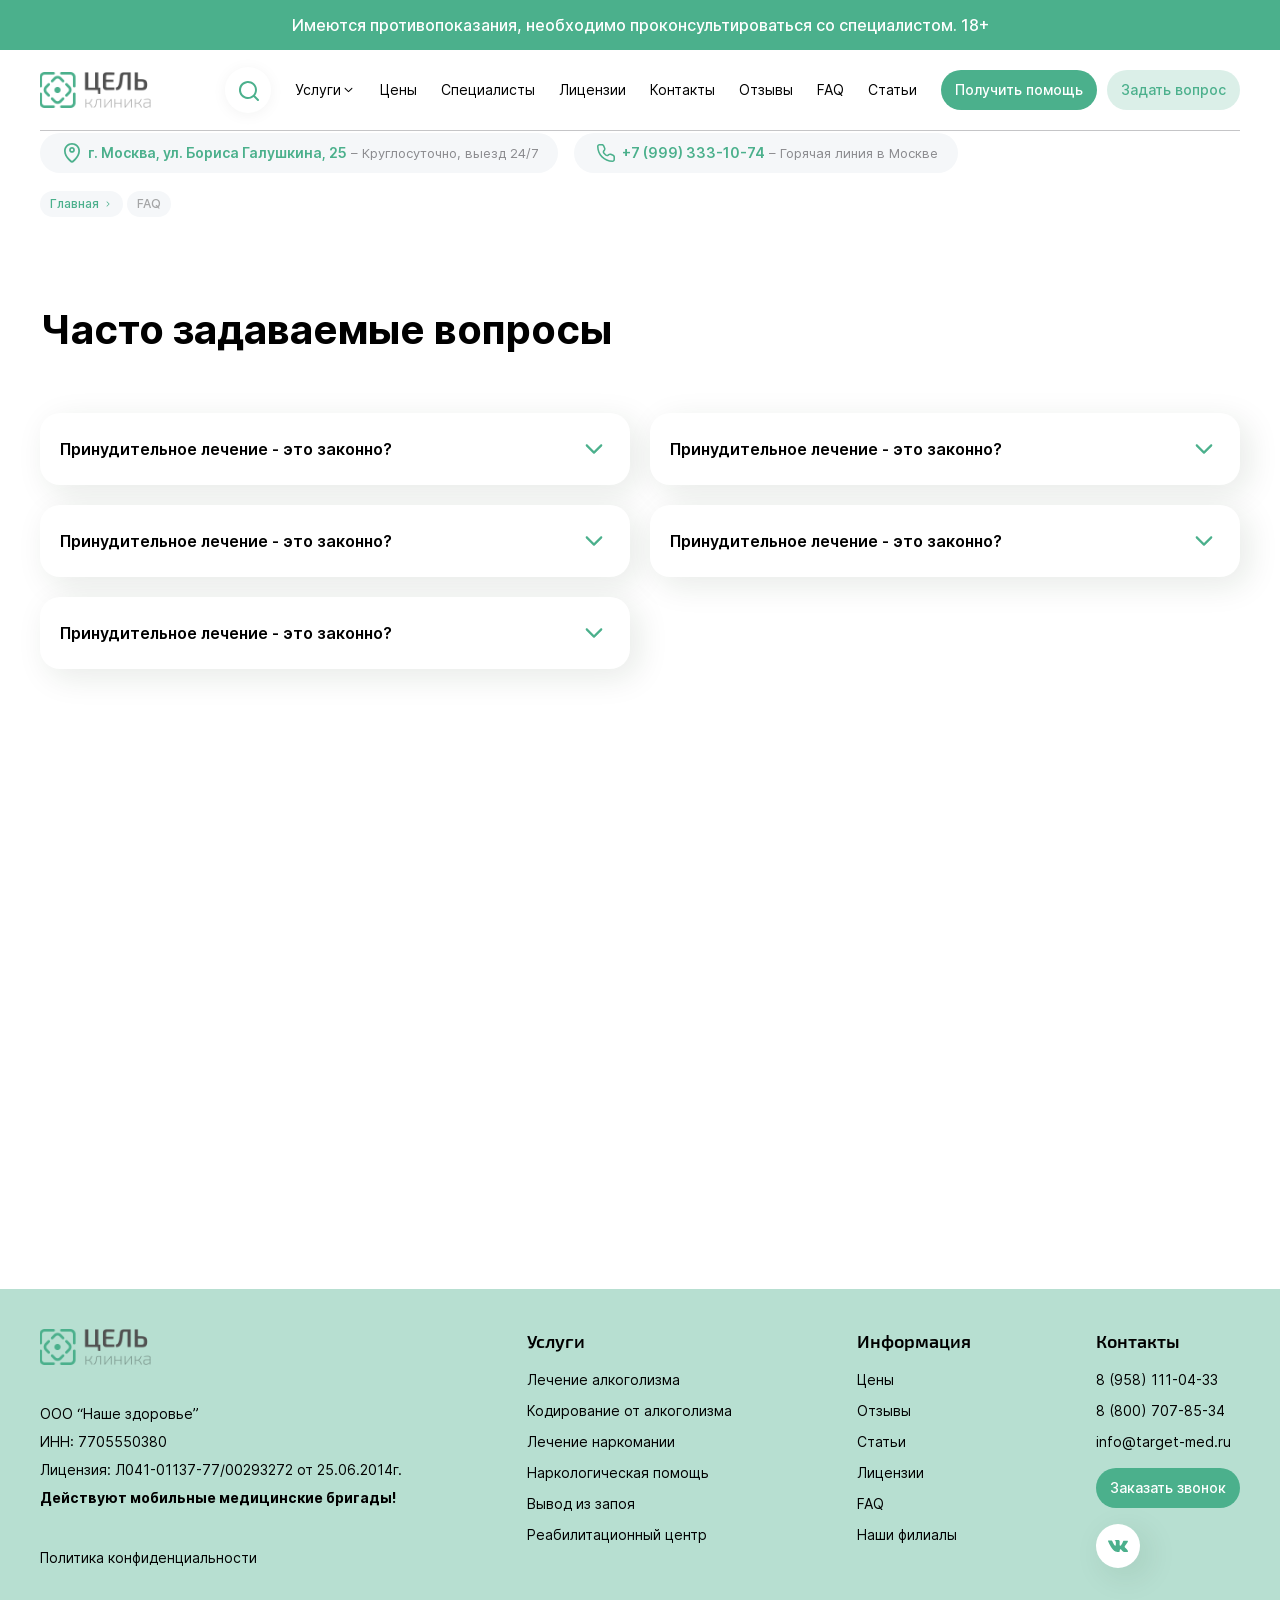
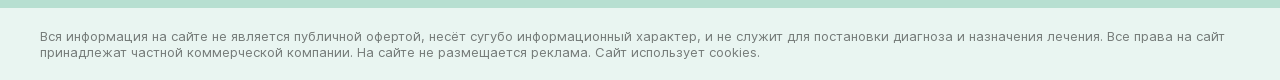
<file: faq.html>
<!DOCTYPE html>
<html lang="ru">

<head>
    <meta charset="UTF-8">
    <meta name="viewport" content="width=device-width, initial-scale=1.0">
    <title>Главная</title>
    <link rel="stylesheet" href="assets/css/normalize.css">
    <link rel="stylesheet" href="assets/css/build/aos.css">
    <link rel="stylesheet" href="assets/css/build/swiper.css">
    <link rel="stylesheet" href="assets/css/build/fancybox.css">
    <link rel="stylesheet" href="assets/css/style.css">
    <script defer src="assets/js/build/aos.js"></script>
    <script defer src="assets/js/build/mask.js"></script>
    <script defer src="assets/js/build/swiper.js"></script>
    <script defer src="assets/js/build/fancybox.js"></script>
    <script defer src="assets/js/main.js"></script>
    <script type="text/javascript">
        document.addEventListener('DOMContentLoaded', function () {
            let flagMap = false;
            document.addEventListener('scroll', function () {
                const blockMap = document.getElementById('map');
                const posTop = blockMap.getBoundingClientRect().top;

                if (posTop < window.innerHeight && !flagMap) {
                    if (!document.querySelector('[src="https://api-maps.yandex.ru/2.1/?apikey=ваш API-ключ&lang=ru_RU"]')) {
                        const script = document.createElement('script');
                        script.type = 'text/javascript';
                        script.src = 'https://api-maps.yandex.ru/2.1/?apikey=ваш API-ключ&lang=ru_RU';
                        document.head.appendChild(script);
                    }

                    ymaps.ready(init);

                    function init() {
                        const map = document.querySelector('#map');

                        if (map) {
                            var myMap = new ymaps.Map("map", {
                                center: [47.228163, 39.714641],
                                zoom: 14,
                            });

                            var myPlacemark = new ymaps.Placemark([47.228163, 39.714641], {}, {
                                iconLayout: 'default#image',
                                iconImageHref: 'assets/img/icons/map-marker.svg',
                                iconImageSize: [30, 30],
                            });

                            myMap.geoObjects.add(myPlacemark);
                            myMap.behaviors.disable('scrollZoom');
                        }
                    }

                    flagMap = true;
                }
            });
        });
    </script>
</head>

<body>
    <div class="contraindications" data-aos="fade-down" data-aos-duration="600">
        <div class="contraindications__container container">
            <p class="contraindications__text">
                Имеются противопоказания, необходимо проконсультироваться со специалистом.&nbsp;18+
            </p>
        </div>
    </div>
    <header class="header">
        <div class="header__container container">
            <div class="header__wrapper">
                <a href="/" class="header__logo logo" data-aos="zoom-in" data-aos-duration="600">
                    <img src="assets/img/logo.svg" alt="" class="logo__img">
                </a>
                <button class="header__menu-open open-menu">
                    <svg width="24" height="24" viewBox="0 0 24 24" fill="none" xmlns="http://www.w3.org/2000/svg">
                        <path fill-rule="evenodd" clip-rule="evenodd"
                            d="M4 6.87179C4 6.39032 4.38783 6 4.86624 6H19.1338C19.6122 6 20 6.39032 20 6.87179C20 7.35327 19.6122 7.74359 19.1338 7.74359H4.86624C4.38783 7.74359 4 7.35327 4 6.87179ZM4 12C4 11.5185 4.38783 11.1282 4.86624 11.1282H19.1338C19.6122 11.1282 20 11.5185 20 12C20 12.4815 19.6122 12.8718 19.1338 12.8718H4.86624C4.38783 12.8718 4 12.4815 4 12ZM4 17.1282C4 16.6467 4.38783 16.2564 4.86624 16.2564H19.1338C19.6122 16.2564 20 16.6467 20 17.1282C20 17.6097 19.6122 18 19.1338 18H4.86624C4.38783 18 4 17.6097 4 17.1282Z"
                            fill="black" />
                    </svg>
                </button>
                <div class="header__content">
                    <div class="header__search-wrapper">
                        <button class="header__search-open search-open" data-aos="zoom-in" data-aos-duration="600">
                            <svg width="21" height="21" viewBox="0 0 21 21" fill="none"
                                xmlns="http://www.w3.org/2000/svg">
                                <path
                                    d="M20.7094 19.2899L16.9994 15.6099C18.4395 13.8143 19.1369 11.5352 18.9482 9.2412C18.7595 6.94721 17.6991 4.81269 15.9849 3.27655C14.2708 1.74041 12.0332 0.919414 9.73234 0.982375C7.43145 1.04534 5.24214 1.98747 3.61456 3.61505C1.98698 5.24263 1.04485 7.43194 0.981887 9.73283C0.918926 12.0337 1.73992 14.2713 3.27606 15.9854C4.8122 17.6996 6.94672 18.76 9.24072 18.9487C11.5347 19.1374 13.8138 18.44 15.6094 16.9999L19.2894 20.6799C19.3824 20.7736 19.493 20.848 19.6148 20.8988C19.7367 20.9496 19.8674 20.9757 19.9994 20.9757C20.1314 20.9757 20.2621 20.9496 20.384 20.8988C20.5059 20.848 20.6165 20.7736 20.7094 20.6799C20.8897 20.4934 20.9904 20.2442 20.9904 19.9849C20.9904 19.7256 20.8897 19.4764 20.7094 19.2899ZM9.99942 16.9999C8.61495 16.9999 7.26157 16.5894 6.11042 15.8202C4.95928 15.051 4.06207 13.9578 3.53226 12.6787C3.00245 11.3996 2.86382 9.99214 3.13392 8.63427C3.40402 7.27641 4.0707 6.02912 5.04967 5.05016C6.02864 4.07119 7.27592 3.4045 8.63378 3.13441C9.99165 2.86431 11.3991 3.00293 12.6782 3.53275C13.9573 4.06256 15.0505 4.95977 15.8197 6.11091C16.5889 7.26206 16.9994 8.61544 16.9994 9.9999C16.9994 11.8564 16.2619 13.6369 14.9492 14.9497C13.6364 16.2624 11.8559 16.9999 9.99942 16.9999Z"
                                    fill="#4BB08C" />
                            </svg>
                        </button>
                        <form action="/search/" method="post" class="header__search-form search-form">
                            <label class="search-form__label">
                                <input name="s" type="text" class="search-form__input" placeholder="Поиск по сайту">
                            </label>
                            <div class="search-form__btn-close search-close"></div>
                        </form>
                    </div>
                    <button class="header__menu-close close-menu">
                        <svg width="24" height="24" viewBox="0 0 24 24" fill="none" xmlns="http://www.w3.org/2000/svg">
                            <path d="M24 1L1 24" stroke="#000" stroke-width="3"></path>
                            <path d="M24 24L1 1" stroke="#000" stroke-width="3"></path>
                        </svg>
                    </button>
                    <nav class="header__menu menu" data-aos="zoom-in" data-aos-duration="600">
                        <ul class="menu__list">
                            <li class="menu__item menu-item">
                                <a href="#" class="menu__link">
                                    <span class="menu__link-text">
                                        Услуги
                                    </span>
                                    <span class="menu__link-icon">
                                        <svg width="15" height="16" viewBox="0 0 15 16" fill="none"
                                            xmlns="http://www.w3.org/2000/svg">
                                            <path fill-rule="evenodd" clip-rule="evenodd"
                                                d="M11.2701 5.93378C11.0704 5.73408 10.7467 5.73408 10.547 5.93378L7.49947 8.98128L4.45196 5.93378C4.25226 5.73408 3.92849 5.73408 3.72879 5.93378C3.52909 6.13348 3.52909 6.45725 3.72879 6.65695L7.13788 10.066C7.33758 10.2657 7.66136 10.2657 7.86106 10.066L11.2701 6.65695C11.4698 6.45725 11.4698 6.13348 11.2701 5.93378Z"
                                                fill="black" />
                                        </svg>
                                    </span>
                                </a>
                                <span class="menu__item-open-btn">
                                    <svg width="12" height="8" viewBox="0 0 12 8" fill="none"
                                        xmlns="http://www.w3.org/2000/svg">
                                        <path d="M11 1L6 6L1 1" stroke="#000" stroke-width="1.5"></path>
                                    </svg>
                                </span>
                                <ul class="menu__dropdown">
                                    <li class="menu__dropdown-item menu-item">
                                        <a href="#" class="menu__dropdown-link">
                                            <span class="menu__dropdown-link-text">
                                                Лечение алкоголизма
                                            </span>
                                            <span class="menu__dropdown-link-icon">
                                                <svg width="6" height="12" viewBox="0 0 6 12" fill="none"
                                                    xmlns="http://www.w3.org/2000/svg">
                                                    <path fill-rule="evenodd" clip-rule="evenodd"
                                                        d="M0.24471 0.972649C-0.0215564 1.23892 -0.0215564 1.67062 0.24471 1.93689L4.30805 6.00022L0.24471 10.0636C-0.0215564 10.3298 -0.0215564 10.7615 0.24471 11.0278C0.510977 11.2941 0.94268 11.2941 1.20895 11.0278L5.7544 6.48234C6.02067 6.21607 6.02067 5.78437 5.7544 5.5181L1.20895 0.972649C0.94268 0.706383 0.510977 0.706383 0.24471 0.972649Z"
                                                        fill="#545454" />
                                                </svg>
                                            </span>
                                        </a>
                                        <span class="menu__item-open-btn">
                                            <svg width="12" height="8" viewBox="0 0 12 8" fill="none"
                                                xmlns="http://www.w3.org/2000/svg">
                                                <path d="M11 1L6 6L1 1" stroke="#000" stroke-width="1.5"></path>
                                            </svg>
                                        </span>
                                        <ul class="menu__dropdown">
                                            <li class="menu__dropdown-item menu-item">
                                                <a href="#" class="menu__dropdown-link">
                                                    <span class="menu__dropdown-link-text">
                                                        Лечение алкоголизма на дому
                                                    </span>
                                                </a>
                                            </li>
                                            <li class="menu__dropdown-item menu-item">
                                                <a href="#" class="menu__dropdown-link">
                                                    <span class="menu__dropdown-link-text">
                                                        Помощь при алкоголизме
                                                    </span>
                                                </a>
                                            </li>
                                            <li class="menu__dropdown-item menu-item">
                                                <a href="#" class="menu__dropdown-link">
                                                    <span class="menu__dropdown-link-text">
                                                        Принудительное лечение алкоголизма
                                                    </span>
                                                </a>
                                            </li>
                                            <li class="menu__dropdown-item menu-item">
                                                <a href="#" class="menu__dropdown-link">
                                                    <span class="menu__dropdown-link-text">
                                                        Лечение подросткового и детского алкоголизма
                                                    </span>
                                                </a>
                                            </li>
                                            <li class="menu__dropdown-item menu-item">
                                                <a href="#" class="menu__dropdown-link">
                                                    <span class="menu__dropdown-link-text">
                                                        Лечение хронического алкоголизма
                                                    </span>
                                                </a>
                                            </li>
                                            <li class="menu__dropdown-item menu-item">
                                                <a href="#" class="menu__dropdown-link">
                                                    <span class="menu__dropdown-link-text">
                                                        Лечение алкоголизма в стационаре
                                                    </span>
                                                </a>
                                            </li>
                                            <li class="menu__dropdown-item menu-item">
                                                <a href="#" class="menu__dropdown-link">
                                                    <span class="menu__dropdown-link-text">
                                                        Помощь при алкогольном отравлении
                                                    </span>
                                                </a>
                                            </li>
                                            <li class="menu__dropdown-item menu-item">
                                                <a href="#" class="menu__dropdown-link">
                                                    <span class="menu__dropdown-link-text">
                                                        Лечение пивного алкоголизма
                                                    </span>
                                                </a>
                                            </li>
                                            <li class="menu__dropdown-item menu-item">
                                                <a href="#" class="menu__dropdown-link">
                                                    <span class="menu__dropdown-link-text">
                                                        Лечение женского алкоголизма
                                                    </span>
                                                </a>
                                            </li>
                                        </ul>
                                    </li>
                                    <li class="menu__dropdown-item menu-item">
                                        <a href="#" class="menu__dropdown-link">
                                            <span class="menu__dropdown-link-text">
                                                Кодирование от алкоголизма
                                            </span>
                                            <span class="menu__dropdown-link-icon">
                                                <svg width="6" height="12" viewBox="0 0 6 12" fill="none"
                                                    xmlns="http://www.w3.org/2000/svg">
                                                    <path fill-rule="evenodd" clip-rule="evenodd"
                                                        d="M0.24471 0.972649C-0.0215564 1.23892 -0.0215564 1.67062 0.24471 1.93689L4.30805 6.00022L0.24471 10.0636C-0.0215564 10.3298 -0.0215564 10.7615 0.24471 11.0278C0.510977 11.2941 0.94268 11.2941 1.20895 11.0278L5.7544 6.48234C6.02067 6.21607 6.02067 5.78437 5.7544 5.5181L1.20895 0.972649C0.94268 0.706383 0.510977 0.706383 0.24471 0.972649Z"
                                                        fill="#545454" />
                                                </svg>
                                            </span>
                                        </a>
                                        <span class="menu__item-open-btn">
                                            <svg width="12" height="8" viewBox="0 0 12 8" fill="none"
                                                xmlns="http://www.w3.org/2000/svg">
                                                <path d="M11 1L6 6L1 1" stroke="#000" stroke-width="1.5"></path>
                                            </svg>
                                        </span>
                                        <ul class="menu__dropdown">
                                            <li class="menu__dropdown-item menu-item">
                                                <a href="#" class="menu__dropdown-link">
                                                    <span class="menu__dropdown-link-text">
                                                        Лечение алкоголизма на дому
                                                    </span>
                                                </a>
                                            </li>
                                            <li class="menu__dropdown-item menu-item">
                                                <a href="#" class="menu__dropdown-link">
                                                    <span class="menu__dropdown-link-text">
                                                        Помощь при алкоголизме
                                                    </span>
                                                </a>
                                            </li>
                                            <li class="menu__dropdown-item menu-item">
                                                <a href="#" class="menu__dropdown-link">
                                                    <span class="menu__dropdown-link-text">
                                                        Принудительное лечение алкоголизма
                                                    </span>
                                                </a>
                                            </li>
                                            <li class="menu__dropdown-item menu-item">
                                                <a href="#" class="menu__dropdown-link">
                                                    <span class="menu__dropdown-link-text">
                                                        Лечение подросткового и детского алкоголизмаs
                                                    </span>
                                                </a>
                                            </li>
                                            <li class="menu__dropdown-item menu-item">
                                                <a href="#" class="menu__dropdown-link">
                                                    <span class="menu__dropdown-link-text">
                                                        Лечение хронического алкоголизма
                                                    </span>
                                                </a>
                                            </li>
                                            <li class="menu__dropdown-item menu-item">
                                                <a href="#" class="menu__dropdown-link">
                                                    <span class="menu__dropdown-link-text">
                                                        Лечение алкоголизма в стационаре
                                                    </span>
                                                </a>
                                            </li>
                                            <li class="menu__dropdown-item menu-item">
                                                <a href="#" class="menu__dropdown-link">
                                                    <span class="menu__dropdown-link-text">
                                                        Помощь при алкогольном отравлении
                                                    </span>
                                                </a>
                                            </li>
                                            <li class="menu__dropdown-item menu-item">
                                                <a href="#" class="menu__dropdown-link">
                                                    <span class="menu__dropdown-link-text">
                                                        Лечение пивного алкоголизма
                                                    </span>
                                                </a>
                                            </li>
                                            <li class="menu__dropdown-item menu-item">
                                                <a href="#" class="menu__dropdown-link">
                                                    <span class="menu__dropdown-link-text">
                                                        Лечение женского алкоголизма
                                                    </span>
                                                </a>
                                            </li>
                                        </ul>
                                    </li>
                                    <li class="menu__dropdown-item menu-item">
                                        <a href="#" class="menu__dropdown-link">
                                            <span class="menu__dropdown-link-text">
                                                Лечение наркомании
                                            </span>
                                            <span class="menu__dropdown-link-icon">
                                                <svg width="6" height="12" viewBox="0 0 6 12" fill="none"
                                                    xmlns="http://www.w3.org/2000/svg">
                                                    <path fill-rule="evenodd" clip-rule="evenodd"
                                                        d="M0.24471 0.972649C-0.0215564 1.23892 -0.0215564 1.67062 0.24471 1.93689L4.30805 6.00022L0.24471 10.0636C-0.0215564 10.3298 -0.0215564 10.7615 0.24471 11.0278C0.510977 11.2941 0.94268 11.2941 1.20895 11.0278L5.7544 6.48234C6.02067 6.21607 6.02067 5.78437 5.7544 5.5181L1.20895 0.972649C0.94268 0.706383 0.510977 0.706383 0.24471 0.972649Z"
                                                        fill="#545454" />
                                                </svg>
                                            </span>
                                        </a>
                                        <span class="menu__item-open-btn">
                                            <svg width="12" height="8" viewBox="0 0 12 8" fill="none"
                                                xmlns="http://www.w3.org/2000/svg">
                                                <path d="M11 1L6 6L1 1" stroke="#000" stroke-width="1.5"></path>
                                            </svg>
                                        </span>
                                        <ul class="menu__dropdown">
                                            <li class="menu__dropdown-item menu-item">
                                                <a href="#" class="menu__dropdown-link">
                                                    <span class="menu__dropdown-link-text">
                                                        Лечение алкоголизма на дому
                                                    </span>
                                                </a>
                                            </li>
                                            <li class="menu__dropdown-item menu-item">
                                                <a href="#" class="menu__dropdown-link">
                                                    <span class="menu__dropdown-link-text">
                                                        Помощь при алкоголизме
                                                    </span>
                                                </a>
                                            </li>
                                            <li class="menu__dropdown-item menu-item">
                                                <a href="#" class="menu__dropdown-link">
                                                    <span class="menu__dropdown-link-text">
                                                        Принудительное лечение алкоголизма
                                                    </span>
                                                </a>
                                            </li>
                                            <li class="menu__dropdown-item menu-item">
                                                <a href="#" class="menu__dropdown-link">
                                                    <span class="menu__dropdown-link-text">
                                                        Лечение подросткового и детского алкоголизмаs
                                                    </span>
                                                </a>
                                            </li>
                                            <li class="menu__dropdown-item menu-item">
                                                <a href="#" class="menu__dropdown-link">
                                                    <span class="menu__dropdown-link-text">
                                                        Лечение хронического алкоголизма
                                                    </span>
                                                </a>
                                            </li>
                                            <li class="menu__dropdown-item menu-item">
                                                <a href="#" class="menu__dropdown-link">
                                                    <span class="menu__dropdown-link-text">
                                                        Лечение алкоголизма в стационаре
                                                    </span>
                                                </a>
                                            </li>
                                            <li class="menu__dropdown-item menu-item">
                                                <a href="#" class="menu__dropdown-link">
                                                    <span class="menu__dropdown-link-text">
                                                        Помощь при алкогольном отравлении
                                                    </span>
                                                </a>
                                            </li>
                                            <li class="menu__dropdown-item menu-item">
                                                <a href="#" class="menu__dropdown-link">
                                                    <span class="menu__dropdown-link-text">
                                                        Лечение пивного алкоголизма
                                                    </span>
                                                </a>
                                            </li>
                                            <li class="menu__dropdown-item menu-item">
                                                <a href="#" class="menu__dropdown-link">
                                                    <span class="menu__dropdown-link-text">
                                                        Лечение женского алкоголизма
                                                    </span>
                                                </a>
                                            </li>
                                        </ul>
                                    </li>
                                    <li class="menu__dropdown-item menu-item">
                                        <a href="#" class="menu__dropdown-link">
                                            <span class="menu__dropdown-link-text">
                                                Наркологическая помощь
                                            </span>
                                            <span class="menu__dropdown-link-icon">
                                                <svg width="6" height="12" viewBox="0 0 6 12" fill="none"
                                                    xmlns="http://www.w3.org/2000/svg">
                                                    <path fill-rule="evenodd" clip-rule="evenodd"
                                                        d="M0.24471 0.972649C-0.0215564 1.23892 -0.0215564 1.67062 0.24471 1.93689L4.30805 6.00022L0.24471 10.0636C-0.0215564 10.3298 -0.0215564 10.7615 0.24471 11.0278C0.510977 11.2941 0.94268 11.2941 1.20895 11.0278L5.7544 6.48234C6.02067 6.21607 6.02067 5.78437 5.7544 5.5181L1.20895 0.972649C0.94268 0.706383 0.510977 0.706383 0.24471 0.972649Z"
                                                        fill="#545454" />
                                                </svg>
                                            </span>
                                        </a>
                                        <span class="menu__item-open-btn">
                                            <svg width="12" height="8" viewBox="0 0 12 8" fill="none"
                                                xmlns="http://www.w3.org/2000/svg">
                                                <path d="M11 1L6 6L1 1" stroke="#000" stroke-width="1.5"></path>
                                            </svg>
                                        </span>
                                        <ul class="menu__dropdown">
                                            <li class="menu__dropdown-item menu-item">
                                                <a href="#" class="menu__dropdown-link">
                                                    <span class="menu__dropdown-link-text">
                                                        Лечение алкоголизма на дому
                                                    </span>
                                                </a>
                                            </li>
                                            <li class="menu__dropdown-item menu-item">
                                                <a href="#" class="menu__dropdown-link">
                                                    <span class="menu__dropdown-link-text">
                                                        Помощь при алкоголизме
                                                    </span>
                                                </a>
                                            </li>
                                            <li class="menu__dropdown-item menu-item">
                                                <a href="#" class="menu__dropdown-link">
                                                    <span class="menu__dropdown-link-text">
                                                        Принудительное лечение алкоголизма
                                                    </span>
                                                </a>
                                            </li>
                                            <li class="menu__dropdown-item menu-item">
                                                <a href="#" class="menu__dropdown-link">
                                                    <span class="menu__dropdown-link-text">
                                                        Лечение подросткового и детского алкоголизмаs
                                                    </span>
                                                </a>
                                            </li>
                                            <li class="menu__dropdown-item menu-item">
                                                <a href="#" class="menu__dropdown-link">
                                                    <span class="menu__dropdown-link-text">
                                                        Лечение хронического алкоголизма
                                                    </span>
                                                </a>
                                            </li>
                                            <li class="menu__dropdown-item menu-item">
                                                <a href="#" class="menu__dropdown-link">
                                                    <span class="menu__dropdown-link-text">
                                                        Лечение алкоголизма в стационаре
                                                    </span>
                                                </a>
                                            </li>
                                            <li class="menu__dropdown-item menu-item">
                                                <a href="#" class="menu__dropdown-link">
                                                    <span class="menu__dropdown-link-text">
                                                        Помощь при алкогольном отравлении
                                                    </span>
                                                </a>
                                            </li>
                                            <li class="menu__dropdown-item menu-item">
                                                <a href="#" class="menu__dropdown-link">
                                                    <span class="menu__dropdown-link-text">
                                                        Лечение пивного алкоголизма
                                                    </span>
                                                </a>
                                            </li>
                                            <li class="menu__dropdown-item menu-item">
                                                <a href="#" class="menu__dropdown-link">
                                                    <span class="menu__dropdown-link-text">
                                                        Лечение женского алкоголизма
                                                    </span>
                                                </a>
                                            </li>
                                        </ul>
                                    </li>
                                    <li class="menu__dropdown-item menu-item">
                                        <a href="#" class="menu__dropdown-link">
                                            <span class="menu__dropdown-link-text">
                                                Вывод из запоя
                                            </span>
                                            <span class="menu__dropdown-link-icon">
                                                <svg width="6" height="12" viewBox="0 0 6 12" fill="none"
                                                    xmlns="http://www.w3.org/2000/svg">
                                                    <path fill-rule="evenodd" clip-rule="evenodd"
                                                        d="M0.24471 0.972649C-0.0215564 1.23892 -0.0215564 1.67062 0.24471 1.93689L4.30805 6.00022L0.24471 10.0636C-0.0215564 10.3298 -0.0215564 10.7615 0.24471 11.0278C0.510977 11.2941 0.94268 11.2941 1.20895 11.0278L5.7544 6.48234C6.02067 6.21607 6.02067 5.78437 5.7544 5.5181L1.20895 0.972649C0.94268 0.706383 0.510977 0.706383 0.24471 0.972649Z"
                                                        fill="#545454" />
                                                </svg>
                                            </span>
                                        </a>
                                        <span class="menu__item-open-btn">
                                            <svg width="12" height="8" viewBox="0 0 12 8" fill="none"
                                                xmlns="http://www.w3.org/2000/svg">
                                                <path d="M11 1L6 6L1 1" stroke="#000" stroke-width="1.5"></path>
                                            </svg>
                                        </span>
                                        <ul class="menu__dropdown">
                                            <li class="menu__dropdown-item menu-item">
                                                <a href="#" class="menu__dropdown-link">
                                                    <span class="menu__dropdown-link-text">
                                                        Лечение алкоголизма на дому
                                                    </span>
                                                </a>
                                            </li>
                                            <li class="menu__dropdown-item menu-item">
                                                <a href="#" class="menu__dropdown-link">
                                                    <span class="menu__dropdown-link-text">
                                                        Помощь при алкоголизме
                                                    </span>
                                                </a>
                                            </li>
                                            <li class="menu__dropdown-item menu-item">
                                                <a href="#" class="menu__dropdown-link">
                                                    <span class="menu__dropdown-link-text">
                                                        Принудительное лечение алкоголизма
                                                    </span>
                                                </a>
                                            </li>
                                            <li class="menu__dropdown-item menu-item">
                                                <a href="#" class="menu__dropdown-link">
                                                    <span class="menu__dropdown-link-text">
                                                        Лечение подросткового и детского алкоголизмаs
                                                    </span>
                                                </a>
                                            </li>
                                            <li class="menu__dropdown-item menu-item">
                                                <a href="#" class="menu__dropdown-link">
                                                    <span class="menu__dropdown-link-text">
                                                        Лечение хронического алкоголизма
                                                    </span>
                                                </a>
                                            </li>
                                            <li class="menu__dropdown-item menu-item">
                                                <a href="#" class="menu__dropdown-link">
                                                    <span class="menu__dropdown-link-text">
                                                        Лечение алкоголизма в стационаре
                                                    </span>
                                                </a>
                                            </li>
                                            <li class="menu__dropdown-item menu-item">
                                                <a href="#" class="menu__dropdown-link">
                                                    <span class="menu__dropdown-link-text">
                                                        Помощь при алкогольном отравлении
                                                    </span>
                                                </a>
                                            </li>
                                            <li class="menu__dropdown-item menu-item">
                                                <a href="#" class="menu__dropdown-link">
                                                    <span class="menu__dropdown-link-text">
                                                        Лечение пивного алкоголизма
                                                    </span>
                                                </a>
                                            </li>
                                            <li class="menu__dropdown-item menu-item">
                                                <a href="#" class="menu__dropdown-link">
                                                    <span class="menu__dropdown-link-text">
                                                        Лечение женского алкоголизма
                                                    </span>
                                                </a>
                                            </li>
                                        </ul>
                                    </li>
                                    <li class="menu__dropdown-item menu-item">
                                        <a href="#" class="menu__dropdown-link">
                                            <span class="menu__dropdown-link-text">
                                                Реабилитационный центр
                                            </span>
                                            <span class="menu__dropdown-link-icon">
                                                <svg width="6" height="12" viewBox="0 0 6 12" fill="none"
                                                    xmlns="http://www.w3.org/2000/svg">
                                                    <path fill-rule="evenodd" clip-rule="evenodd"
                                                        d="M0.24471 0.972649C-0.0215564 1.23892 -0.0215564 1.67062 0.24471 1.93689L4.30805 6.00022L0.24471 10.0636C-0.0215564 10.3298 -0.0215564 10.7615 0.24471 11.0278C0.510977 11.2941 0.94268 11.2941 1.20895 11.0278L5.7544 6.48234C6.02067 6.21607 6.02067 5.78437 5.7544 5.5181L1.20895 0.972649C0.94268 0.706383 0.510977 0.706383 0.24471 0.972649Z"
                                                        fill="#545454" />
                                                </svg>
                                            </span>
                                        </a>
                                        <span class="menu__item-open-btn">
                                            <svg width="12" height="8" viewBox="0 0 12 8" fill="none"
                                                xmlns="http://www.w3.org/2000/svg">
                                                <path d="M11 1L6 6L1 1" stroke="#000" stroke-width="1.5"></path>
                                            </svg>
                                        </span>
                                        <ul class="menu__dropdown">
                                            <li class="menu__dropdown-item menu-item">
                                                <a href="#" class="menu__dropdown-link">
                                                    <span class="menu__dropdown-link-text">
                                                        Лечение алкоголизма на дому
                                                    </span>
                                                </a>
                                            </li>
                                            <li class="menu__dropdown-item menu-item">
                                                <a href="#" class="menu__dropdown-link">
                                                    <span class="menu__dropdown-link-text">
                                                        Помощь при алкоголизме
                                                    </span>
                                                </a>
                                            </li>
                                            <li class="menu__dropdown-item menu-item">
                                                <a href="#" class="menu__dropdown-link">
                                                    <span class="menu__dropdown-link-text">
                                                        Принудительное лечение алкоголизма
                                                    </span>
                                                </a>
                                            </li>
                                            <li class="menu__dropdown-item menu-item">
                                                <a href="#" class="menu__dropdown-link">
                                                    <span class="menu__dropdown-link-text">
                                                        Лечение подросткового и детского алкоголизмаs
                                                    </span>
                                                </a>
                                            </li>
                                            <li class="menu__dropdown-item menu-item">
                                                <a href="#" class="menu__dropdown-link">
                                                    <span class="menu__dropdown-link-text">
                                                        Лечение хронического алкоголизма
                                                    </span>
                                                </a>
                                            </li>
                                            <li class="menu__dropdown-item menu-item">
                                                <a href="#" class="menu__dropdown-link">
                                                    <span class="menu__dropdown-link-text">
                                                        Лечение алкоголизма в стационаре
                                                    </span>
                                                </a>
                                            </li>
                                            <li class="menu__dropdown-item menu-item">
                                                <a href="#" class="menu__dropdown-link">
                                                    <span class="menu__dropdown-link-text">
                                                        Помощь при алкогольном отравлении
                                                    </span>
                                                </a>
                                            </li>
                                            <li class="menu__dropdown-item menu-item">
                                                <a href="#" class="menu__dropdown-link">
                                                    <span class="menu__dropdown-link-text">
                                                        Лечение пивного алкоголизма
                                                    </span>
                                                </a>
                                            </li>
                                            <li class="menu__dropdown-item menu-item">
                                                <a href="#" class="menu__dropdown-link">
                                                    <span class="menu__dropdown-link-text">
                                                        Лечение женского алкоголизма
                                                    </span>
                                                </a>
                                            </li>
                                        </ul>
                                    </li>
                                </ul>
                            </li>
                            <li class="menu__item menu-item">
                                <a href="#" class="menu__link">
                                    <span class="menu__link-text">
                                        Цены
                                    </span>
                                </a>
                            </li>
                            <li class="menu__item menu-item">
                                <a href="#" class="menu__link">
                                    <span class="menu__link-text">
                                        Специалисты
                                    </span>
                                </a>
                            </li>
                            <li class="menu__item menu-item">
                                <a href="#" class="menu__link">
                                    <span class="menu__link-text">
                                        Лицензии
                                    </span>
                                </a>
                            </li>
                            <li class="menu__item menu-item">
                                <a href="#" class="menu__link">
                                    <span class="menu__link-text">
                                        Контакты
                                    </span>
                                </a>
                            </li>
                            <li class="menu__item menu-item">
                                <a href="#" class="menu__link">
                                    <span class="menu__link-text">
                                        Отзывы
                                    </span>
                                </a>
                            </li>
                            <li class="menu__item menu-item">
                                <a href="#" class="menu__link">
                                    <span class="menu__link-text">
                                        FAQ
                                    </span>
                                </a>
                            </li>
                            <li class="menu__item menu-item">
                                <a href="#" class="menu__link">
                                    <span class="menu__link-text">
                                        Статьи
                                    </span>
                                </a>
                            </li>
                        </ul>
                    </nav>
                    <div class="header__btn-group">
                        <button class="header__btn btn popup-btn" data-path="form" data-title="Получить помощь">
                            Получить помощь
                        </button>
                        <button class="header__btn btn btn_color popup-btn" data-path="question"
                            data-title="Задать вопрос">
                            Задать вопрос
                        </button>
                    </div>
                </div>
            </div>
            <div class="header__connection">
                <div class="header__connection-btn" data-aos="zoom-in" data-aos-duration="600">
                    <img src="assets/img/icons/geo.svg" alt="" class="header__connection-icon"
                        aria-label="presentation">
                    <div class="header__connection-btn-wrapper">
                        <span class="header__connection-link">
                            г. Москва, ул. Бориса Галушкина, 25
                        </span>
                        <span class="header__connection-text">
                            – Круглосуточно, выезд 24/7
                        </span>
                    </div>
                </div>
                <a href="tel:+79993331074" class="header__connection-btn" data-aos="zoom-in" data-aos-duration="600">
                    <img src="assets/img/icons/phone.svg" alt="" class="header__connection-icon"
                        aria-label="presentation">
                    <div class="header__connection-btn-wrapper">
                        <span class="header__connection-link">
                            +7 (999) 333-10-74
                        </span>
                        <span class="header__connection-text">
                            – Горячая линия в Москве
                        </span>
                    </div>
                </a>
            </div>
        </div>
    </header>
    <main class="main">
        <div class="breadcrumbs">
            <div class="breadcrumbs__container container">
                <ul class="breadcrumbs__list">
                    <li class="breadcrumbs__item">
                        <a href="#" class="breadcrumbs__link">
                            <span class="breadcrumbs__link-text">
                                Главная
                            </span>
                            <span class="breadcrumbs__link-arrow">
                                <svg width="10" height="10" viewBox="0 0 10 10" fill="none"
                                    xmlns="http://www.w3.org/2000/svg">
                                    <path fill-rule="evenodd" clip-rule="evenodd"
                                        d="M3.62187 2.48608C3.48873 2.61921 3.48873 2.83507 3.62187 2.9682L5.65354 4.99987L3.62187 7.03154C3.48873 7.16467 3.48873 7.38052 3.62187 7.51365C3.755 7.64679 3.97085 7.64679 4.10399 7.51365L6.37671 5.24093C6.50985 5.10779 6.50985 4.89194 6.37671 4.75881L4.10399 2.48608C3.97085 2.35295 3.755 2.35295 3.62187 2.48608Z"
                                        fill="#4BB08C" />
                                </svg>
                            </span>
                        </a>
                    </li>
                    <li class="breadcrumbs__item">
                        <span class="breadcrumbs__link breadcrumbs__link_active">
                            <span class="breadcrumbs__link-text">
                                FAQ
                            </span>
                        </span>
                    </li>
                </ul>
            </div>
        </div>
        <section class="faq section-offset" data-aos="fade-up" data-aos-duration="600">
            <div class="faq__container container">
                <h1 class="faq__title section-title">
                    Часто задаваемые вопросы
                </h1>
                <div class="faq__wrapper accor-wrapper">
                    <div class="faq__accor question accor" data-aos="fade-up" data-aos-duration="600">
                        <button class="question__title accor-open" data-accordion-button>
                            <span class="question__title-text">
                                Принудительное лечение - это законно?
                            </span>
                            <span class="question__title-decor accor-open-decor"></span>
                        </button>
                        <div class="question__info accor-full">
                            <div class="question__info-wrapper accor-full-content" data-accordion-content>
                                <p>
                                    Да, принудительное лечение наркозависимых может быть законным по соответствующему
                                    решению суда. Для проведения такого лечения разработан специальный порядок оказания
                                    помощи.
                                </p>
                            </div>
                        </div>
                    </div>
                    <div class="faq__accor question accor" data-aos="fade-up" data-aos-duration="600">
                        <button class="question__title accor-open" data-accordion-button>
                            <span class="question__title-text">
                                Принудительное лечение - это законно?
                            </span>
                            <span class="question__title-decor accor-open-decor"></span>
                        </button>
                        <div class="question__info accor-full">
                            <div class="question__info-wrapper accor-full-content" data-accordion-content>
                                <p>
                                    Да, принудительное лечение наркозависимых может быть законным по соответствующему
                                    решению суда. Для проведения такого лечения разработан специальный порядок оказания
                                    помощи.
                                </p>
                            </div>
                        </div>
                    </div>
                    <div class="faq__accor question accor" data-aos="fade-up" data-aos-duration="600">
                        <button class="question__title accor-open" data-accordion-button>
                            <span class="question__title-text">
                                Принудительное лечение - это законно?
                            </span>
                            <span class="question__title-decor accor-open-decor"></span>
                        </button>
                        <div class="question__info accor-full">
                            <div class="question__info-wrapper accor-full-content" data-accordion-content>
                                <p>
                                    Да, принудительное лечение наркозависимых может быть законным по соответствующему
                                    решению суда. Для проведения такого лечения разработан специальный порядок оказания
                                    помощи.
                                </p>
                            </div>
                        </div>
                    </div>
                    <div class="faq__accor question accor" data-aos="fade-up" data-aos-duration="600">
                        <button class="question__title accor-open" data-accordion-button>
                            <span class="question__title-text">
                                Принудительное лечение - это законно?
                            </span>
                            <span class="question__title-decor accor-open-decor"></span>
                        </button>
                        <div class="question__info accor-full">
                            <div class="question__info-wrapper accor-full-content" data-accordion-content>
                                <p>
                                    Да, принудительное лечение наркозависимых может быть законным по соответствующему
                                    решению суда. Для проведения такого лечения разработан специальный порядок оказания
                                    помощи.
                                </p>
                            </div>
                        </div>
                    </div>
                    <div class="faq__accor question accor" data-aos="fade-up" data-aos-duration="600">
                        <button class="question__title accor-open" data-accordion-button>
                            <span class="question__title-text">
                                Принудительное лечение - это законно?
                            </span>
                            <span class="question__title-decor accor-open-decor"></span>
                        </button>
                        <div class="question__info accor-full">
                            <div class="question__info-wrapper accor-full-content" data-accordion-content>
                                <p>
                                    Да, принудительное лечение наркозависимых может быть законным по соответствующему
                                    решению суда. Для проведения такого лечения разработан специальный порядок оказания
                                    помощи.
                                </p>
                            </div>
                        </div>
                    </div>

                </div>
            </div>
        </section>
        <div class="map section-offset" data-aos="fade-up" data-aos-duration="600">
            <div class="map__container container">
                <div id="map" class="map__item"></div>
            </div>
        </div>
    </main>
    <footer class="footer" data-aos="fade-up" data-aos-duration="600">
        <div class="footer__main">
            <div class="footer__main-container container">
                <div class="footer__item">
                    <a href="/" class="footer__logo logo">
                        <img src="assets/img/logo.svg" alt="" class="logo__img">
                    </a>
                    <div class="footer__requisites requisites content-body">
                        <p class="requisites__text">
                            ООО “Наше здоровье”
                        </p>
                        <p class="requisites__text">
                            ИНН: 7705550380
                        </p>
                        <p class="requisites__text">
                            Лицензия: Л041-01137-77/00293272 от 25.06.2014г.
                        </p>
                        <p class="requisites__text">
                            <b>
                                Действуют мобильные медицинские бригады!
                            </b>
                        </p>
                    </div>
                    <ul class="footer__links">
                        <li class="footer__links-item">
                            <a href="#" class="footer__link">
                                Политика конфиденциальности
                            </a>
                        </li>
                    </ul>
                </div>
                <div class="footer__item">
                    <p class="footer__item-title">
                        Услуги
                    </p>
                    <ul class="footer__links">
                        <li class="footer__links-item">
                            <a href="#" class="footer__link">
                                Лечение алкоголизма
                            </a>
                        </li>
                        <li class="footer__links-item">
                            <a href="#" class="footer__link">
                                Кодирование от алкоголизма
                            </a>
                        </li>
                        <li class="footer__links-item">
                            <a href="#" class="footer__link">
                                Лечение наркомании
                            </a>
                        </li>
                        <li class="footer__links-item">
                            <a href="#" class="footer__link">
                                Наркологическая помощь
                            </a>
                        </li>
                        <li class="footer__links-item">
                            <a href="#" class="footer__link">
                                Вывод из запоя
                            </a>
                        </li>
                        <li class="footer__links-item">
                            <a href="#" class="footer__link">
                                Реабилитационный центр
                            </a>
                        </li>
                    </ul>
                </div>
                <div class="footer__item">
                    <p class="footer__item-title">
                        Информация
                    </p>
                    <ul class="footer__links">
                        <li class="footer__links-item">
                            <a href="#" class="footer__link">
                                Цены
                            </a>
                        </li>
                        <li class="footer__links-item">
                            <a href="#" class="footer__link">
                                Отзывы
                            </a>
                        </li>
                        <li class="footer__links-item">
                            <a href="#" class="footer__link">
                                Статьи
                            </a>
                        </li>
                        <li class="footer__links-item">
                            <a href="#" class="footer__link">
                                Лицензии
                            </a>
                        </li>
                        <li class="footer__links-item">
                            <a href="#" class="footer__link">
                                FAQ
                            </a>
                        </li>
                        <li class="footer__links-item">
                            <a href="#" class="footer__link">
                                Наши филиалы
                            </a>
                        </li>
                    </ul>
                </div>
                <div class="footer__item">
                    <p class="footer__item-title">
                        Контакты
                    </p>
                    <ul class="footer__links">
                        <li class="footer__links-item">
                            <a href="tel:89581110433" class="footer__link">
                                8 (958) 111-04-33
                            </a>
                        </li>
                        <li class="footer__links-item">
                            <a href="tel:88007078534" class="footer__link">
                                8 (800) 707-85-34
                            </a>
                        </li>
                        <li class="footer__links-item">
                            <a href="mailto:info@target-med.ru" class="footer__link">
                                info@target-med.ru
                            </a>
                        </li>
                    </ul>
                    <button class="footer__btn btn popup-btn" data-path="form">
                        Заказать звонок
                    </button>
                    <ul class="footer__socials socials">
                        <li class="socials__item social">
                            <a href="#" target="_blank" class="social__link">
                                <img src="assets/img/icons/socials/vk.svg" alt="" class="social__img"
                                    aria-label="presentation">
                            </a>
                        </li>
                    </ul>
                </div>
            </div>
        </div>
        <div class="footer__copyright">
            <div class="footer__copyright__container container">
                <p class="footer__copyright-text">
                    Вся информация на сайте не является публичной офертой, несёт сугубо информационный характер, и не
                    служит для постановки диагноза и назначения лечения. Все права на сайт принадлежат частной
                    коммерческой компании. На сайте не размещается реклама. Сайт использует cookies.
                </p>
            </div>
        </div>
    </footer>
    <div class="form-popup popup" data-target="form">
        <div class="popup__body">
            <div class="popup__content">
                <button class="popup__close close-popup">
                    <svg width="18" height="18" viewBox="0 0 18 18" fill="none" xmlns="http://www.w3.org/2000/svg">
                        <path d="M17 1L1 17" stroke="#B0BBCE" stroke-width="1.5"></path>
                        <path d="M17 17L1 1" stroke="#B0BBCE" stroke-width="1.5"></path>
                    </svg>
                </button>
                <form method="post" class="form-popup__form form-popup form" novalidate="novalidate">
                    <input name="catalogue" type="hidden" value="1">
                    <input name="cc" type="hidden" value="47">
                    <input name="sub" type="hidden" value="48">
                    <input name="posting" type="hidden" value="1">
                    <input name="f_additional" type="hidden" class="additional__field" value="">
                    <input name="f_urlMessage" type="hidden" value="https://garmonia-clinica.ru/">
                    <input name="f_title_url_message" type="hidden"
                        value="Частный медицинский центр Гармония в Ростове-на-Дону">
                    <p class="form-popup__title">
                        Получите консультацию специалиста бесплатно
                    </p>
                    <p class="form-popup__descr">
                        Оставьте заявку и поговорите с врачом о ваших проблемах и вариантах решения
                    </p>
                    <div class="form__wrapper">
                        <label class="form__label">
                            <input name="f_name" placeholder="Ваше имя" type="text" class="form__field name">
                        </label>
                        <label class="form__label">
                            <input name="f_phone" placeholder="Ваш телефон" type="tel" class="form__field phone">
                        </label>
                        <button type="submit" class="form-popup__btn btn">
                            Заказать звонок
                        </button>
                    </div>
                    <p class="form__policy">
                        Отправляя заявку, Вы даете согласие с условиями обработки персональных данных, установленными
                        <a href="/o-klinike/politika-konfidentsialnosti/">Политикой конфиденциальности</a>
                    </p>
                </form>
            </div>
        </div>
    </div>
    <div class="form-popup popup" data-target="question">
        <div class="popup__body">
            <div class="popup__content">
                <button class="popup__close close-popup">
                    <svg width="18" height="18" viewBox="0 0 18 18" fill="none" xmlns="http://www.w3.org/2000/svg">
                        <path d="M17 1L1 17" stroke="#B0BBCE" stroke-width="1.5"></path>
                        <path d="M17 17L1 1" stroke="#B0BBCE" stroke-width="1.5"></path>
                    </svg>
                </button>
                <form method="post" class="form-popup__form form-popup form form-review" novalidate="novalidate">
                    <input name="catalogue" type="hidden" value="1">
                    <input name="cc" type="hidden" value="29">
                    <input name="sub" type="hidden" value="33">
                    <input name="posting" type="hidden" value="1">
                    <input name="f_additional" type="hidden" class="additional__field" value="Неизвестная форма">
                    <input name="f_urlMessage" type="hidden" value="https://garmonia-clinica.ru/">
                    <input name="f_title_url_message" type="hidden"
                        value="Частный медицинский центр Гармония в Ростове-на-Дону">
                    <p class="form-popup__title">
                        Задать вопрос
                    </p>
                    <div class="form__wrapper">
                        <label class="form__label">
                            <input name="f_name" placeholder="Ваше имя" type="text" class="form__field name">
                        </label>
                        <label class="form__label">
                            <input name="f_phone" placeholder="Ваш телефон" type="tel" class="form__field phone">
                        </label>
                        <label class="form__label">
                            <textarea name="f_message" placeholder="Ваш вопрос" class="form__field"></textarea>
                        </label>
                    </div>
                    <button type="submit" class="form-popup__btn btn btn-main">
                        Задать вопрос
                    </button>
                    <p class="form__policy">
                        Отправляя заявку, Вы даете согласие с условиями обработки персональных данных, установленными
                        <a href="/o-klinike/politika-konfidentsialnosti/">Политикой конфиденциальности</a>
                    </p>
                </form>
            </div>
        </div>
    </div>
</body>

</html>
</file>
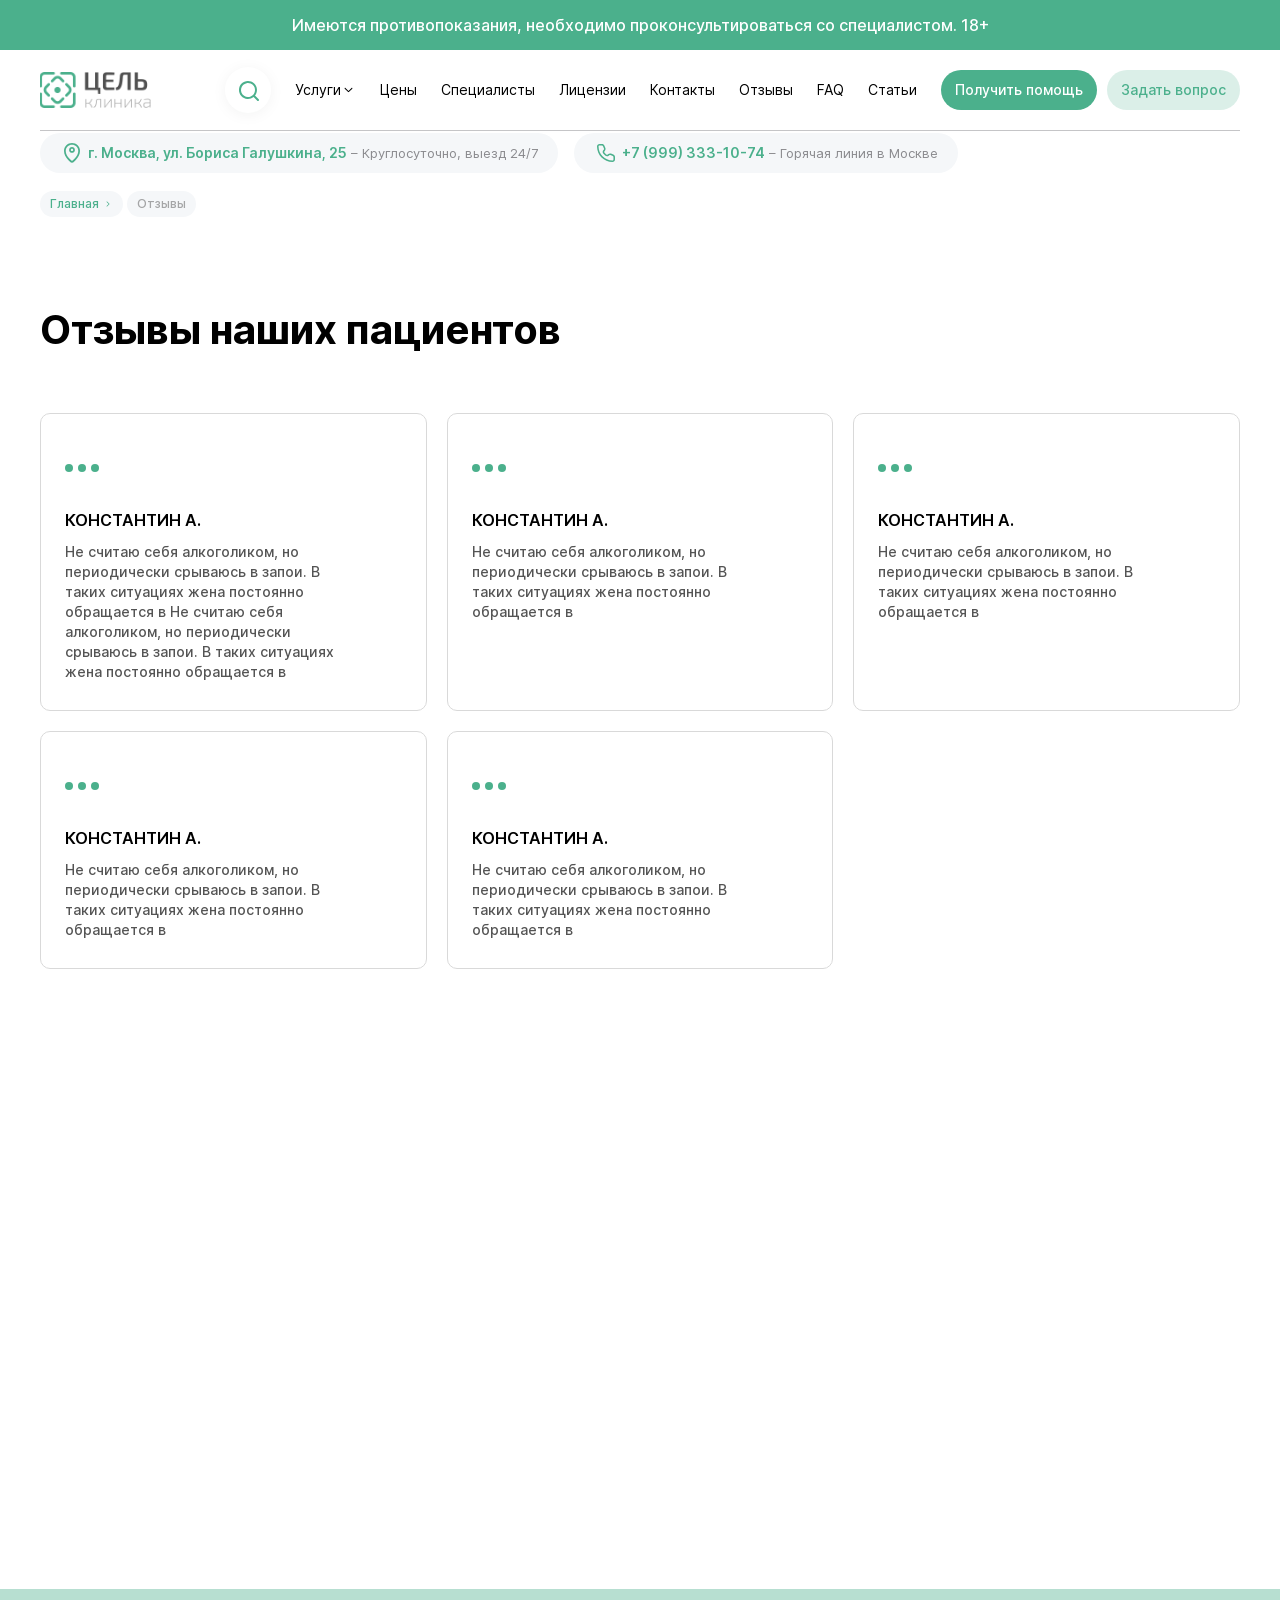
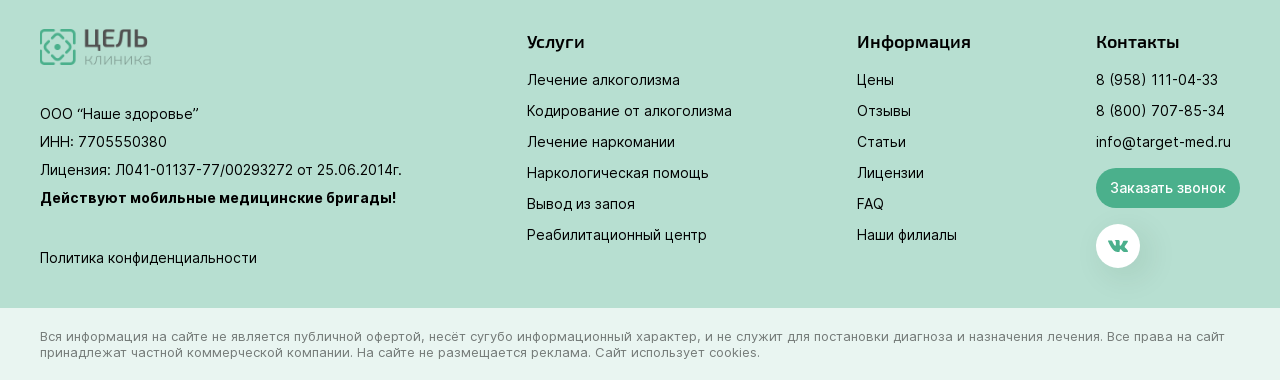
<file: reviews.html>
<!DOCTYPE html>
<html lang="ru">

<head>
    <meta charset="UTF-8">
    <meta name="viewport" content="width=device-width, initial-scale=1.0">
    <title>Главная</title>
    <link rel="stylesheet" href="assets/css/normalize.css">
    <link rel="stylesheet" href="assets/css/build/aos.css">
    <link rel="stylesheet" href="assets/css/build/swiper.css">
    <link rel="stylesheet" href="assets/css/build/fancybox.css">
    <link rel="stylesheet" href="assets/css/style.css">
    <script defer src="assets/js/build/aos.js"></script>
    <script defer src="assets/js/build/mask.js"></script>
    <script defer src="assets/js/build/swiper.js"></script>
    <script defer src="assets/js/build/fancybox.js"></script>
    <script defer src="assets/js/main.js"></script>
    <script type="text/javascript">
        document.addEventListener('DOMContentLoaded', function () {
            let flagMap = false;
            document.addEventListener('scroll', function () {
                const blockMap = document.getElementById('map');
                const posTop = blockMap.getBoundingClientRect().top;

                if (posTop < window.innerHeight && !flagMap) {
                    if (!document.querySelector('[src="https://api-maps.yandex.ru/2.1/?apikey=ваш API-ключ&lang=ru_RU"]')) {
                        const script = document.createElement('script');
                        script.type = 'text/javascript';
                        script.src = 'https://api-maps.yandex.ru/2.1/?apikey=ваш API-ключ&lang=ru_RU';
                        document.head.appendChild(script);
                    }

                    ymaps.ready(init);

                    function init() {
                        const map = document.querySelector('#map');

                        if (map) {
                            var myMap = new ymaps.Map("map", {
                                center: [47.228163, 39.714641],
                                zoom: 14,
                            });

                            var myPlacemark = new ymaps.Placemark([47.228163, 39.714641], {}, {
                                iconLayout: 'default#image',
                                iconImageHref: 'assets/img/icons/map-marker.svg',
                                iconImageSize: [30, 30],
                            });

                            myMap.geoObjects.add(myPlacemark);
                            myMap.behaviors.disable('scrollZoom');
                        }
                    }

                    flagMap = true;
                }
            });
        });
    </script>
</head>

<body>
    <div class="contraindications" data-aos="fade-down" data-aos-duration="600">
        <div class="contraindications__container container">
            <p class="contraindications__text">
                Имеются противопоказания, необходимо проконсультироваться со специалистом.&nbsp;18+
            </p>
        </div>
    </div>
    <header class="header">
        <div class="header__container container">
            <div class="header__wrapper">
                <a href="/" class="header__logo logo" data-aos="zoom-in" data-aos-duration="600">
                    <img src="assets/img/logo.svg" alt="" class="logo__img">
                </a>
                <button class="header__menu-open open-menu">
                    <svg width="24" height="24" viewBox="0 0 24 24" fill="none" xmlns="http://www.w3.org/2000/svg">
                        <path fill-rule="evenodd" clip-rule="evenodd"
                            d="M4 6.87179C4 6.39032 4.38783 6 4.86624 6H19.1338C19.6122 6 20 6.39032 20 6.87179C20 7.35327 19.6122 7.74359 19.1338 7.74359H4.86624C4.38783 7.74359 4 7.35327 4 6.87179ZM4 12C4 11.5185 4.38783 11.1282 4.86624 11.1282H19.1338C19.6122 11.1282 20 11.5185 20 12C20 12.4815 19.6122 12.8718 19.1338 12.8718H4.86624C4.38783 12.8718 4 12.4815 4 12ZM4 17.1282C4 16.6467 4.38783 16.2564 4.86624 16.2564H19.1338C19.6122 16.2564 20 16.6467 20 17.1282C20 17.6097 19.6122 18 19.1338 18H4.86624C4.38783 18 4 17.6097 4 17.1282Z"
                            fill="black" />
                    </svg>
                </button>
                <div class="header__content">
                    <div class="header__search-wrapper">
                        <button class="header__search-open search-open" data-aos="zoom-in" data-aos-duration="600">
                            <svg width="21" height="21" viewBox="0 0 21 21" fill="none"
                                xmlns="http://www.w3.org/2000/svg">
                                <path
                                    d="M20.7094 19.2899L16.9994 15.6099C18.4395 13.8143 19.1369 11.5352 18.9482 9.2412C18.7595 6.94721 17.6991 4.81269 15.9849 3.27655C14.2708 1.74041 12.0332 0.919414 9.73234 0.982375C7.43145 1.04534 5.24214 1.98747 3.61456 3.61505C1.98698 5.24263 1.04485 7.43194 0.981887 9.73283C0.918926 12.0337 1.73992 14.2713 3.27606 15.9854C4.8122 17.6996 6.94672 18.76 9.24072 18.9487C11.5347 19.1374 13.8138 18.44 15.6094 16.9999L19.2894 20.6799C19.3824 20.7736 19.493 20.848 19.6148 20.8988C19.7367 20.9496 19.8674 20.9757 19.9994 20.9757C20.1314 20.9757 20.2621 20.9496 20.384 20.8988C20.5059 20.848 20.6165 20.7736 20.7094 20.6799C20.8897 20.4934 20.9904 20.2442 20.9904 19.9849C20.9904 19.7256 20.8897 19.4764 20.7094 19.2899ZM9.99942 16.9999C8.61495 16.9999 7.26157 16.5894 6.11042 15.8202C4.95928 15.051 4.06207 13.9578 3.53226 12.6787C3.00245 11.3996 2.86382 9.99214 3.13392 8.63427C3.40402 7.27641 4.0707 6.02912 5.04967 5.05016C6.02864 4.07119 7.27592 3.4045 8.63378 3.13441C9.99165 2.86431 11.3991 3.00293 12.6782 3.53275C13.9573 4.06256 15.0505 4.95977 15.8197 6.11091C16.5889 7.26206 16.9994 8.61544 16.9994 9.9999C16.9994 11.8564 16.2619 13.6369 14.9492 14.9497C13.6364 16.2624 11.8559 16.9999 9.99942 16.9999Z"
                                    fill="#4BB08C" />
                            </svg>
                        </button>
                        <form action="/search/" method="post" class="header__search-form search-form">
                            <label class="search-form__label">
                                <input name="s" type="text" class="search-form__input" placeholder="Поиск по сайту">
                            </label>
                            <div class="search-form__btn-close search-close"></div>
                        </form>
                    </div>
                    <button class="header__menu-close close-menu">
                        <svg width="24" height="24" viewBox="0 0 24 24" fill="none" xmlns="http://www.w3.org/2000/svg">
                            <path d="M24 1L1 24" stroke="#000" stroke-width="3"></path>
                            <path d="M24 24L1 1" stroke="#000" stroke-width="3"></path>
                        </svg>
                    </button>
                    <nav class="header__menu menu" data-aos="zoom-in" data-aos-duration="600">
                        <ul class="menu__list">
                            <li class="menu__item menu-item">
                                <a href="#" class="menu__link">
                                    <span class="menu__link-text">
                                        Услуги
                                    </span>
                                    <span class="menu__link-icon">
                                        <svg width="15" height="16" viewBox="0 0 15 16" fill="none"
                                            xmlns="http://www.w3.org/2000/svg">
                                            <path fill-rule="evenodd" clip-rule="evenodd"
                                                d="M11.2701 5.93378C11.0704 5.73408 10.7467 5.73408 10.547 5.93378L7.49947 8.98128L4.45196 5.93378C4.25226 5.73408 3.92849 5.73408 3.72879 5.93378C3.52909 6.13348 3.52909 6.45725 3.72879 6.65695L7.13788 10.066C7.33758 10.2657 7.66136 10.2657 7.86106 10.066L11.2701 6.65695C11.4698 6.45725 11.4698 6.13348 11.2701 5.93378Z"
                                                fill="black" />
                                        </svg>
                                    </span>
                                </a>
                                <span class="menu__item-open-btn">
                                    <svg width="12" height="8" viewBox="0 0 12 8" fill="none"
                                        xmlns="http://www.w3.org/2000/svg">
                                        <path d="M11 1L6 6L1 1" stroke="#000" stroke-width="1.5"></path>
                                    </svg>
                                </span>
                                <ul class="menu__dropdown">
                                    <li class="menu__dropdown-item menu-item">
                                        <a href="#" class="menu__dropdown-link">
                                            <span class="menu__dropdown-link-text">
                                                Лечение алкоголизма
                                            </span>
                                            <span class="menu__dropdown-link-icon">
                                                <svg width="6" height="12" viewBox="0 0 6 12" fill="none"
                                                    xmlns="http://www.w3.org/2000/svg">
                                                    <path fill-rule="evenodd" clip-rule="evenodd"
                                                        d="M0.24471 0.972649C-0.0215564 1.23892 -0.0215564 1.67062 0.24471 1.93689L4.30805 6.00022L0.24471 10.0636C-0.0215564 10.3298 -0.0215564 10.7615 0.24471 11.0278C0.510977 11.2941 0.94268 11.2941 1.20895 11.0278L5.7544 6.48234C6.02067 6.21607 6.02067 5.78437 5.7544 5.5181L1.20895 0.972649C0.94268 0.706383 0.510977 0.706383 0.24471 0.972649Z"
                                                        fill="#545454" />
                                                </svg>
                                            </span>
                                        </a>
                                        <span class="menu__item-open-btn">
                                            <svg width="12" height="8" viewBox="0 0 12 8" fill="none"
                                                xmlns="http://www.w3.org/2000/svg">
                                                <path d="M11 1L6 6L1 1" stroke="#000" stroke-width="1.5"></path>
                                            </svg>
                                        </span>
                                        <ul class="menu__dropdown">
                                            <li class="menu__dropdown-item menu-item">
                                                <a href="#" class="menu__dropdown-link">
                                                    <span class="menu__dropdown-link-text">
                                                        Лечение алкоголизма на дому
                                                    </span>
                                                </a>
                                            </li>
                                            <li class="menu__dropdown-item menu-item">
                                                <a href="#" class="menu__dropdown-link">
                                                    <span class="menu__dropdown-link-text">
                                                        Помощь при алкоголизме
                                                    </span>
                                                </a>
                                            </li>
                                            <li class="menu__dropdown-item menu-item">
                                                <a href="#" class="menu__dropdown-link">
                                                    <span class="menu__dropdown-link-text">
                                                        Принудительное лечение алкоголизма
                                                    </span>
                                                </a>
                                            </li>
                                            <li class="menu__dropdown-item menu-item">
                                                <a href="#" class="menu__dropdown-link">
                                                    <span class="menu__dropdown-link-text">
                                                        Лечение подросткового и детского алкоголизма
                                                    </span>
                                                </a>
                                            </li>
                                            <li class="menu__dropdown-item menu-item">
                                                <a href="#" class="menu__dropdown-link">
                                                    <span class="menu__dropdown-link-text">
                                                        Лечение хронического алкоголизма
                                                    </span>
                                                </a>
                                            </li>
                                            <li class="menu__dropdown-item menu-item">
                                                <a href="#" class="menu__dropdown-link">
                                                    <span class="menu__dropdown-link-text">
                                                        Лечение алкоголизма в стационаре
                                                    </span>
                                                </a>
                                            </li>
                                            <li class="menu__dropdown-item menu-item">
                                                <a href="#" class="menu__dropdown-link">
                                                    <span class="menu__dropdown-link-text">
                                                        Помощь при алкогольном отравлении
                                                    </span>
                                                </a>
                                            </li>
                                            <li class="menu__dropdown-item menu-item">
                                                <a href="#" class="menu__dropdown-link">
                                                    <span class="menu__dropdown-link-text">
                                                        Лечение пивного алкоголизма
                                                    </span>
                                                </a>
                                            </li>
                                            <li class="menu__dropdown-item menu-item">
                                                <a href="#" class="menu__dropdown-link">
                                                    <span class="menu__dropdown-link-text">
                                                        Лечение женского алкоголизма
                                                    </span>
                                                </a>
                                            </li>
                                        </ul>
                                    </li>
                                    <li class="menu__dropdown-item menu-item">
                                        <a href="#" class="menu__dropdown-link">
                                            <span class="menu__dropdown-link-text">
                                                Кодирование от алкоголизма
                                            </span>
                                            <span class="menu__dropdown-link-icon">
                                                <svg width="6" height="12" viewBox="0 0 6 12" fill="none"
                                                    xmlns="http://www.w3.org/2000/svg">
                                                    <path fill-rule="evenodd" clip-rule="evenodd"
                                                        d="M0.24471 0.972649C-0.0215564 1.23892 -0.0215564 1.67062 0.24471 1.93689L4.30805 6.00022L0.24471 10.0636C-0.0215564 10.3298 -0.0215564 10.7615 0.24471 11.0278C0.510977 11.2941 0.94268 11.2941 1.20895 11.0278L5.7544 6.48234C6.02067 6.21607 6.02067 5.78437 5.7544 5.5181L1.20895 0.972649C0.94268 0.706383 0.510977 0.706383 0.24471 0.972649Z"
                                                        fill="#545454" />
                                                </svg>
                                            </span>
                                        </a>
                                        <span class="menu__item-open-btn">
                                            <svg width="12" height="8" viewBox="0 0 12 8" fill="none"
                                                xmlns="http://www.w3.org/2000/svg">
                                                <path d="M11 1L6 6L1 1" stroke="#000" stroke-width="1.5"></path>
                                            </svg>
                                        </span>
                                        <ul class="menu__dropdown">
                                            <li class="menu__dropdown-item menu-item">
                                                <a href="#" class="menu__dropdown-link">
                                                    <span class="menu__dropdown-link-text">
                                                        Лечение алкоголизма на дому
                                                    </span>
                                                </a>
                                            </li>
                                            <li class="menu__dropdown-item menu-item">
                                                <a href="#" class="menu__dropdown-link">
                                                    <span class="menu__dropdown-link-text">
                                                        Помощь при алкоголизме
                                                    </span>
                                                </a>
                                            </li>
                                            <li class="menu__dropdown-item menu-item">
                                                <a href="#" class="menu__dropdown-link">
                                                    <span class="menu__dropdown-link-text">
                                                        Принудительное лечение алкоголизма
                                                    </span>
                                                </a>
                                            </li>
                                            <li class="menu__dropdown-item menu-item">
                                                <a href="#" class="menu__dropdown-link">
                                                    <span class="menu__dropdown-link-text">
                                                        Лечение подросткового и детского алкоголизмаs
                                                    </span>
                                                </a>
                                            </li>
                                            <li class="menu__dropdown-item menu-item">
                                                <a href="#" class="menu__dropdown-link">
                                                    <span class="menu__dropdown-link-text">
                                                        Лечение хронического алкоголизма
                                                    </span>
                                                </a>
                                            </li>
                                            <li class="menu__dropdown-item menu-item">
                                                <a href="#" class="menu__dropdown-link">
                                                    <span class="menu__dropdown-link-text">
                                                        Лечение алкоголизма в стационаре
                                                    </span>
                                                </a>
                                            </li>
                                            <li class="menu__dropdown-item menu-item">
                                                <a href="#" class="menu__dropdown-link">
                                                    <span class="menu__dropdown-link-text">
                                                        Помощь при алкогольном отравлении
                                                    </span>
                                                </a>
                                            </li>
                                            <li class="menu__dropdown-item menu-item">
                                                <a href="#" class="menu__dropdown-link">
                                                    <span class="menu__dropdown-link-text">
                                                        Лечение пивного алкоголизма
                                                    </span>
                                                </a>
                                            </li>
                                            <li class="menu__dropdown-item menu-item">
                                                <a href="#" class="menu__dropdown-link">
                                                    <span class="menu__dropdown-link-text">
                                                        Лечение женского алкоголизма
                                                    </span>
                                                </a>
                                            </li>
                                        </ul>
                                    </li>
                                    <li class="menu__dropdown-item menu-item">
                                        <a href="#" class="menu__dropdown-link">
                                            <span class="menu__dropdown-link-text">
                                                Лечение наркомании
                                            </span>
                                            <span class="menu__dropdown-link-icon">
                                                <svg width="6" height="12" viewBox="0 0 6 12" fill="none"
                                                    xmlns="http://www.w3.org/2000/svg">
                                                    <path fill-rule="evenodd" clip-rule="evenodd"
                                                        d="M0.24471 0.972649C-0.0215564 1.23892 -0.0215564 1.67062 0.24471 1.93689L4.30805 6.00022L0.24471 10.0636C-0.0215564 10.3298 -0.0215564 10.7615 0.24471 11.0278C0.510977 11.2941 0.94268 11.2941 1.20895 11.0278L5.7544 6.48234C6.02067 6.21607 6.02067 5.78437 5.7544 5.5181L1.20895 0.972649C0.94268 0.706383 0.510977 0.706383 0.24471 0.972649Z"
                                                        fill="#545454" />
                                                </svg>
                                            </span>
                                        </a>
                                        <span class="menu__item-open-btn">
                                            <svg width="12" height="8" viewBox="0 0 12 8" fill="none"
                                                xmlns="http://www.w3.org/2000/svg">
                                                <path d="M11 1L6 6L1 1" stroke="#000" stroke-width="1.5"></path>
                                            </svg>
                                        </span>
                                        <ul class="menu__dropdown">
                                            <li class="menu__dropdown-item menu-item">
                                                <a href="#" class="menu__dropdown-link">
                                                    <span class="menu__dropdown-link-text">
                                                        Лечение алкоголизма на дому
                                                    </span>
                                                </a>
                                            </li>
                                            <li class="menu__dropdown-item menu-item">
                                                <a href="#" class="menu__dropdown-link">
                                                    <span class="menu__dropdown-link-text">
                                                        Помощь при алкоголизме
                                                    </span>
                                                </a>
                                            </li>
                                            <li class="menu__dropdown-item menu-item">
                                                <a href="#" class="menu__dropdown-link">
                                                    <span class="menu__dropdown-link-text">
                                                        Принудительное лечение алкоголизма
                                                    </span>
                                                </a>
                                            </li>
                                            <li class="menu__dropdown-item menu-item">
                                                <a href="#" class="menu__dropdown-link">
                                                    <span class="menu__dropdown-link-text">
                                                        Лечение подросткового и детского алкоголизмаs
                                                    </span>
                                                </a>
                                            </li>
                                            <li class="menu__dropdown-item menu-item">
                                                <a href="#" class="menu__dropdown-link">
                                                    <span class="menu__dropdown-link-text">
                                                        Лечение хронического алкоголизма
                                                    </span>
                                                </a>
                                            </li>
                                            <li class="menu__dropdown-item menu-item">
                                                <a href="#" class="menu__dropdown-link">
                                                    <span class="menu__dropdown-link-text">
                                                        Лечение алкоголизма в стационаре
                                                    </span>
                                                </a>
                                            </li>
                                            <li class="menu__dropdown-item menu-item">
                                                <a href="#" class="menu__dropdown-link">
                                                    <span class="menu__dropdown-link-text">
                                                        Помощь при алкогольном отравлении
                                                    </span>
                                                </a>
                                            </li>
                                            <li class="menu__dropdown-item menu-item">
                                                <a href="#" class="menu__dropdown-link">
                                                    <span class="menu__dropdown-link-text">
                                                        Лечение пивного алкоголизма
                                                    </span>
                                                </a>
                                            </li>
                                            <li class="menu__dropdown-item menu-item">
                                                <a href="#" class="menu__dropdown-link">
                                                    <span class="menu__dropdown-link-text">
                                                        Лечение женского алкоголизма
                                                    </span>
                                                </a>
                                            </li>
                                        </ul>
                                    </li>
                                    <li class="menu__dropdown-item menu-item">
                                        <a href="#" class="menu__dropdown-link">
                                            <span class="menu__dropdown-link-text">
                                                Наркологическая помощь
                                            </span>
                                            <span class="menu__dropdown-link-icon">
                                                <svg width="6" height="12" viewBox="0 0 6 12" fill="none"
                                                    xmlns="http://www.w3.org/2000/svg">
                                                    <path fill-rule="evenodd" clip-rule="evenodd"
                                                        d="M0.24471 0.972649C-0.0215564 1.23892 -0.0215564 1.67062 0.24471 1.93689L4.30805 6.00022L0.24471 10.0636C-0.0215564 10.3298 -0.0215564 10.7615 0.24471 11.0278C0.510977 11.2941 0.94268 11.2941 1.20895 11.0278L5.7544 6.48234C6.02067 6.21607 6.02067 5.78437 5.7544 5.5181L1.20895 0.972649C0.94268 0.706383 0.510977 0.706383 0.24471 0.972649Z"
                                                        fill="#545454" />
                                                </svg>
                                            </span>
                                        </a>
                                        <span class="menu__item-open-btn">
                                            <svg width="12" height="8" viewBox="0 0 12 8" fill="none"
                                                xmlns="http://www.w3.org/2000/svg">
                                                <path d="M11 1L6 6L1 1" stroke="#000" stroke-width="1.5"></path>
                                            </svg>
                                        </span>
                                        <ul class="menu__dropdown">
                                            <li class="menu__dropdown-item menu-item">
                                                <a href="#" class="menu__dropdown-link">
                                                    <span class="menu__dropdown-link-text">
                                                        Лечение алкоголизма на дому
                                                    </span>
                                                </a>
                                            </li>
                                            <li class="menu__dropdown-item menu-item">
                                                <a href="#" class="menu__dropdown-link">
                                                    <span class="menu__dropdown-link-text">
                                                        Помощь при алкоголизме
                                                    </span>
                                                </a>
                                            </li>
                                            <li class="menu__dropdown-item menu-item">
                                                <a href="#" class="menu__dropdown-link">
                                                    <span class="menu__dropdown-link-text">
                                                        Принудительное лечение алкоголизма
                                                    </span>
                                                </a>
                                            </li>
                                            <li class="menu__dropdown-item menu-item">
                                                <a href="#" class="menu__dropdown-link">
                                                    <span class="menu__dropdown-link-text">
                                                        Лечение подросткового и детского алкоголизмаs
                                                    </span>
                                                </a>
                                            </li>
                                            <li class="menu__dropdown-item menu-item">
                                                <a href="#" class="menu__dropdown-link">
                                                    <span class="menu__dropdown-link-text">
                                                        Лечение хронического алкоголизма
                                                    </span>
                                                </a>
                                            </li>
                                            <li class="menu__dropdown-item menu-item">
                                                <a href="#" class="menu__dropdown-link">
                                                    <span class="menu__dropdown-link-text">
                                                        Лечение алкоголизма в стационаре
                                                    </span>
                                                </a>
                                            </li>
                                            <li class="menu__dropdown-item menu-item">
                                                <a href="#" class="menu__dropdown-link">
                                                    <span class="menu__dropdown-link-text">
                                                        Помощь при алкогольном отравлении
                                                    </span>
                                                </a>
                                            </li>
                                            <li class="menu__dropdown-item menu-item">
                                                <a href="#" class="menu__dropdown-link">
                                                    <span class="menu__dropdown-link-text">
                                                        Лечение пивного алкоголизма
                                                    </span>
                                                </a>
                                            </li>
                                            <li class="menu__dropdown-item menu-item">
                                                <a href="#" class="menu__dropdown-link">
                                                    <span class="menu__dropdown-link-text">
                                                        Лечение женского алкоголизма
                                                    </span>
                                                </a>
                                            </li>
                                        </ul>
                                    </li>
                                    <li class="menu__dropdown-item menu-item">
                                        <a href="#" class="menu__dropdown-link">
                                            <span class="menu__dropdown-link-text">
                                                Вывод из запоя
                                            </span>
                                            <span class="menu__dropdown-link-icon">
                                                <svg width="6" height="12" viewBox="0 0 6 12" fill="none"
                                                    xmlns="http://www.w3.org/2000/svg">
                                                    <path fill-rule="evenodd" clip-rule="evenodd"
                                                        d="M0.24471 0.972649C-0.0215564 1.23892 -0.0215564 1.67062 0.24471 1.93689L4.30805 6.00022L0.24471 10.0636C-0.0215564 10.3298 -0.0215564 10.7615 0.24471 11.0278C0.510977 11.2941 0.94268 11.2941 1.20895 11.0278L5.7544 6.48234C6.02067 6.21607 6.02067 5.78437 5.7544 5.5181L1.20895 0.972649C0.94268 0.706383 0.510977 0.706383 0.24471 0.972649Z"
                                                        fill="#545454" />
                                                </svg>
                                            </span>
                                        </a>
                                        <span class="menu__item-open-btn">
                                            <svg width="12" height="8" viewBox="0 0 12 8" fill="none"
                                                xmlns="http://www.w3.org/2000/svg">
                                                <path d="M11 1L6 6L1 1" stroke="#000" stroke-width="1.5"></path>
                                            </svg>
                                        </span>
                                        <ul class="menu__dropdown">
                                            <li class="menu__dropdown-item menu-item">
                                                <a href="#" class="menu__dropdown-link">
                                                    <span class="menu__dropdown-link-text">
                                                        Лечение алкоголизма на дому
                                                    </span>
                                                </a>
                                            </li>
                                            <li class="menu__dropdown-item menu-item">
                                                <a href="#" class="menu__dropdown-link">
                                                    <span class="menu__dropdown-link-text">
                                                        Помощь при алкоголизме
                                                    </span>
                                                </a>
                                            </li>
                                            <li class="menu__dropdown-item menu-item">
                                                <a href="#" class="menu__dropdown-link">
                                                    <span class="menu__dropdown-link-text">
                                                        Принудительное лечение алкоголизма
                                                    </span>
                                                </a>
                                            </li>
                                            <li class="menu__dropdown-item menu-item">
                                                <a href="#" class="menu__dropdown-link">
                                                    <span class="menu__dropdown-link-text">
                                                        Лечение подросткового и детского алкоголизмаs
                                                    </span>
                                                </a>
                                            </li>
                                            <li class="menu__dropdown-item menu-item">
                                                <a href="#" class="menu__dropdown-link">
                                                    <span class="menu__dropdown-link-text">
                                                        Лечение хронического алкоголизма
                                                    </span>
                                                </a>
                                            </li>
                                            <li class="menu__dropdown-item menu-item">
                                                <a href="#" class="menu__dropdown-link">
                                                    <span class="menu__dropdown-link-text">
                                                        Лечение алкоголизма в стационаре
                                                    </span>
                                                </a>
                                            </li>
                                            <li class="menu__dropdown-item menu-item">
                                                <a href="#" class="menu__dropdown-link">
                                                    <span class="menu__dropdown-link-text">
                                                        Помощь при алкогольном отравлении
                                                    </span>
                                                </a>
                                            </li>
                                            <li class="menu__dropdown-item menu-item">
                                                <a href="#" class="menu__dropdown-link">
                                                    <span class="menu__dropdown-link-text">
                                                        Лечение пивного алкоголизма
                                                    </span>
                                                </a>
                                            </li>
                                            <li class="menu__dropdown-item menu-item">
                                                <a href="#" class="menu__dropdown-link">
                                                    <span class="menu__dropdown-link-text">
                                                        Лечение женского алкоголизма
                                                    </span>
                                                </a>
                                            </li>
                                        </ul>
                                    </li>
                                    <li class="menu__dropdown-item menu-item">
                                        <a href="#" class="menu__dropdown-link">
                                            <span class="menu__dropdown-link-text">
                                                Реабилитационный центр
                                            </span>
                                            <span class="menu__dropdown-link-icon">
                                                <svg width="6" height="12" viewBox="0 0 6 12" fill="none"
                                                    xmlns="http://www.w3.org/2000/svg">
                                                    <path fill-rule="evenodd" clip-rule="evenodd"
                                                        d="M0.24471 0.972649C-0.0215564 1.23892 -0.0215564 1.67062 0.24471 1.93689L4.30805 6.00022L0.24471 10.0636C-0.0215564 10.3298 -0.0215564 10.7615 0.24471 11.0278C0.510977 11.2941 0.94268 11.2941 1.20895 11.0278L5.7544 6.48234C6.02067 6.21607 6.02067 5.78437 5.7544 5.5181L1.20895 0.972649C0.94268 0.706383 0.510977 0.706383 0.24471 0.972649Z"
                                                        fill="#545454" />
                                                </svg>
                                            </span>
                                        </a>
                                        <span class="menu__item-open-btn">
                                            <svg width="12" height="8" viewBox="0 0 12 8" fill="none"
                                                xmlns="http://www.w3.org/2000/svg">
                                                <path d="M11 1L6 6L1 1" stroke="#000" stroke-width="1.5"></path>
                                            </svg>
                                        </span>
                                        <ul class="menu__dropdown">
                                            <li class="menu__dropdown-item menu-item">
                                                <a href="#" class="menu__dropdown-link">
                                                    <span class="menu__dropdown-link-text">
                                                        Лечение алкоголизма на дому
                                                    </span>
                                                </a>
                                            </li>
                                            <li class="menu__dropdown-item menu-item">
                                                <a href="#" class="menu__dropdown-link">
                                                    <span class="menu__dropdown-link-text">
                                                        Помощь при алкоголизме
                                                    </span>
                                                </a>
                                            </li>
                                            <li class="menu__dropdown-item menu-item">
                                                <a href="#" class="menu__dropdown-link">
                                                    <span class="menu__dropdown-link-text">
                                                        Принудительное лечение алкоголизма
                                                    </span>
                                                </a>
                                            </li>
                                            <li class="menu__dropdown-item menu-item">
                                                <a href="#" class="menu__dropdown-link">
                                                    <span class="menu__dropdown-link-text">
                                                        Лечение подросткового и детского алкоголизмаs
                                                    </span>
                                                </a>
                                            </li>
                                            <li class="menu__dropdown-item menu-item">
                                                <a href="#" class="menu__dropdown-link">
                                                    <span class="menu__dropdown-link-text">
                                                        Лечение хронического алкоголизма
                                                    </span>
                                                </a>
                                            </li>
                                            <li class="menu__dropdown-item menu-item">
                                                <a href="#" class="menu__dropdown-link">
                                                    <span class="menu__dropdown-link-text">
                                                        Лечение алкоголизма в стационаре
                                                    </span>
                                                </a>
                                            </li>
                                            <li class="menu__dropdown-item menu-item">
                                                <a href="#" class="menu__dropdown-link">
                                                    <span class="menu__dropdown-link-text">
                                                        Помощь при алкогольном отравлении
                                                    </span>
                                                </a>
                                            </li>
                                            <li class="menu__dropdown-item menu-item">
                                                <a href="#" class="menu__dropdown-link">
                                                    <span class="menu__dropdown-link-text">
                                                        Лечение пивного алкоголизма
                                                    </span>
                                                </a>
                                            </li>
                                            <li class="menu__dropdown-item menu-item">
                                                <a href="#" class="menu__dropdown-link">
                                                    <span class="menu__dropdown-link-text">
                                                        Лечение женского алкоголизма
                                                    </span>
                                                </a>
                                            </li>
                                        </ul>
                                    </li>
                                </ul>
                            </li>
                            <li class="menu__item menu-item">
                                <a href="#" class="menu__link">
                                    <span class="menu__link-text">
                                        Цены
                                    </span>
                                </a>
                            </li>
                            <li class="menu__item menu-item">
                                <a href="#" class="menu__link">
                                    <span class="menu__link-text">
                                        Специалисты
                                    </span>
                                </a>
                            </li>
                            <li class="menu__item menu-item">
                                <a href="#" class="menu__link">
                                    <span class="menu__link-text">
                                        Лицензии
                                    </span>
                                </a>
                            </li>
                            <li class="menu__item menu-item">
                                <a href="#" class="menu__link">
                                    <span class="menu__link-text">
                                        Контакты
                                    </span>
                                </a>
                            </li>
                            <li class="menu__item menu-item">
                                <a href="#" class="menu__link">
                                    <span class="menu__link-text">
                                        Отзывы
                                    </span>
                                </a>
                            </li>
                            <li class="menu__item menu-item">
                                <a href="#" class="menu__link">
                                    <span class="menu__link-text">
                                        FAQ
                                    </span>
                                </a>
                            </li>
                            <li class="menu__item menu-item">
                                <a href="#" class="menu__link">
                                    <span class="menu__link-text">
                                        Статьи
                                    </span>
                                </a>
                            </li>
                        </ul>
                    </nav>
                    <div class="header__btn-group">
                        <button class="header__btn btn popup-btn" data-path="form" data-title="Получить помощь">
                            Получить помощь
                        </button>
                        <button class="header__btn btn btn_color popup-btn" data-path="question"
                            data-title="Задать вопрос">
                            Задать вопрос
                        </button>
                    </div>
                </div>
            </div>
            <div class="header__connection">
                <div class="header__connection-btn" data-aos="zoom-in" data-aos-duration="600">
                    <img src="assets/img/icons/geo.svg" alt="" class="header__connection-icon"
                        aria-label="presentation">
                    <div class="header__connection-btn-wrapper">
                        <span class="header__connection-link">
                            г. Москва, ул. Бориса Галушкина, 25
                        </span>
                        <span class="header__connection-text">
                            – Круглосуточно, выезд 24/7
                        </span>
                    </div>
                </div>
                <a href="tel:+79993331074" class="header__connection-btn" data-aos="zoom-in" data-aos-duration="600">
                    <img src="assets/img/icons/phone.svg" alt="" class="header__connection-icon"
                        aria-label="presentation">
                    <div class="header__connection-btn-wrapper">
                        <span class="header__connection-link">
                            +7 (999) 333-10-74
                        </span>
                        <span class="header__connection-text">
                            – Горячая линия в Москве
                        </span>
                    </div>
                </a>
            </div>
        </div>
    </header>
    <main class="main">
        <div class="breadcrumbs">
            <div class="breadcrumbs__container container">
                <ul class="breadcrumbs__list">
                    <li class="breadcrumbs__item">
                        <a href="#" class="breadcrumbs__link">
                            <span class="breadcrumbs__link-text">
                                Главная
                            </span>
                            <span class="breadcrumbs__link-arrow">
                                <svg width="10" height="10" viewBox="0 0 10 10" fill="none"
                                    xmlns="http://www.w3.org/2000/svg">
                                    <path fill-rule="evenodd" clip-rule="evenodd"
                                        d="M3.62187 2.48608C3.48873 2.61921 3.48873 2.83507 3.62187 2.9682L5.65354 4.99987L3.62187 7.03154C3.48873 7.16467 3.48873 7.38052 3.62187 7.51365C3.755 7.64679 3.97085 7.64679 4.10399 7.51365L6.37671 5.24093C6.50985 5.10779 6.50985 4.89194 6.37671 4.75881L4.10399 2.48608C3.97085 2.35295 3.755 2.35295 3.62187 2.48608Z"
                                        fill="#4BB08C" />
                                </svg>
                            </span>
                        </a>
                    </li>
                    <li class="breadcrumbs__item">
                        <span class="breadcrumbs__link breadcrumbs__link_active">
                            <span class="breadcrumbs__link-text">
                                Отзывы
                            </span>
                        </span>
                    </li>
                </ul>
            </div>
        </div>
        <section class="reviews-page section-offset" data-aos="fade-up" data-aos-duration="600">
            <div class="reviews-page__container container">
                <h1 class="reviews-page__title section-title">
                    Отзывы наших пациентов
                </h1>
                <div class="reviews-page__wrapper grid-3-20-20">
                    <div class="reviews-page__item review">
                        <span class="review__decor">
                            <span class="review__decor-line"></span>
                        </span>
                        <p class="review__name">
                            Константин А.
                        </p>
                        <p class="review__descr">
                            Не считаю себя алкоголиком, но
                            периодически срываюсь в запои. В таких
                            ситуациях жена постоянно обращается в
                            Не считаю себя алкоголиком, но
                            периодически срываюсь в запои. В таких
                            ситуациях жена постоянно обращается в
                        </p>
                    </div>
                    <div class="reviews-page__item review">
                        <span class="review__decor">
                            <span class="review__decor-line"></span>
                        </span>
                        <p class="review__name">
                            Константин А.
                        </p>
                        <p class="review__descr">
                            Не считаю себя алкоголиком, но
                            периодически срываюсь в запои. В таких
                            ситуациях жена постоянно обращается в
                        </p>
                    </div>
                    <div class="reviews-page__item review">
                        <span class="review__decor">
                            <span class="review__decor-line"></span>
                        </span>
                        <p class="review__name">
                            Константин А.
                        </p>
                        <p class="review__descr">
                            Не считаю себя алкоголиком, но
                            периодически срываюсь в запои. В таких
                            ситуациях жена постоянно обращается в
                        </p>
                    </div>
                    <div class="reviews-page__item review">
                        <span class="review__decor">
                            <span class="review__decor-line"></span>
                        </span>
                        <p class="review__name">
                            Константин А.
                        </p>
                        <p class="review__descr">
                            Не считаю себя алкоголиком, но
                            периодически срываюсь в запои. В таких
                            ситуациях жена постоянно обращается в
                        </p>
                    </div>
                    <div class="reviews-page__item review">
                        <span class="review__decor">
                            <span class="review__decor-line"></span>
                        </span>
                        <p class="review__name">
                            Константин А.
                        </p>
                        <p class="review__descr">
                            Не считаю себя алкоголиком, но
                            периодически срываюсь в запои. В таких
                            ситуациях жена постоянно обращается в
                        </p>
                    </div>
                </div>
            </div>
        </section>
        <div class="map section-offset" data-aos="fade-up" data-aos-duration="600">
            <div class="map__container container">
                <div id="map" class="map__item"></div>
            </div>
        </div>
    </main>
    <footer class="footer" data-aos="fade-up" data-aos-duration="600">
        <div class="footer__main">
            <div class="footer__main-container container">
                <div class="footer__item">
                    <a href="/" class="footer__logo logo">
                        <img src="assets/img/logo.svg" alt="" class="logo__img">
                    </a>
                    <div class="footer__requisites requisites content-body">
                        <p class="requisites__text">
                            ООО “Наше здоровье”
                        </p>
                        <p class="requisites__text">
                            ИНН: 7705550380
                        </p>
                        <p class="requisites__text">
                            Лицензия: Л041-01137-77/00293272 от 25.06.2014г.
                        </p>
                        <p class="requisites__text">
                            <b>
                                Действуют мобильные медицинские бригады!
                            </b>
                        </p>
                    </div>
                    <ul class="footer__links">
                        <li class="footer__links-item">
                            <a href="#" class="footer__link">
                                Политика конфиденциальности
                            </a>
                        </li>
                    </ul>
                </div>
                <div class="footer__item">
                    <p class="footer__item-title">
                        Услуги
                    </p>
                    <ul class="footer__links">
                        <li class="footer__links-item">
                            <a href="#" class="footer__link">
                                Лечение алкоголизма
                            </a>
                        </li>
                        <li class="footer__links-item">
                            <a href="#" class="footer__link">
                                Кодирование от алкоголизма
                            </a>
                        </li>
                        <li class="footer__links-item">
                            <a href="#" class="footer__link">
                                Лечение наркомании
                            </a>
                        </li>
                        <li class="footer__links-item">
                            <a href="#" class="footer__link">
                                Наркологическая помощь
                            </a>
                        </li>
                        <li class="footer__links-item">
                            <a href="#" class="footer__link">
                                Вывод из запоя
                            </a>
                        </li>
                        <li class="footer__links-item">
                            <a href="#" class="footer__link">
                                Реабилитационный центр
                            </a>
                        </li>
                    </ul>
                </div>
                <div class="footer__item">
                    <p class="footer__item-title">
                        Информация
                    </p>
                    <ul class="footer__links">
                        <li class="footer__links-item">
                            <a href="#" class="footer__link">
                                Цены
                            </a>
                        </li>
                        <li class="footer__links-item">
                            <a href="#" class="footer__link">
                                Отзывы
                            </a>
                        </li>
                        <li class="footer__links-item">
                            <a href="#" class="footer__link">
                                Статьи
                            </a>
                        </li>
                        <li class="footer__links-item">
                            <a href="#" class="footer__link">
                                Лицензии
                            </a>
                        </li>
                        <li class="footer__links-item">
                            <a href="#" class="footer__link">
                                FAQ
                            </a>
                        </li>
                        <li class="footer__links-item">
                            <a href="#" class="footer__link">
                                Наши филиалы
                            </a>
                        </li>
                    </ul>
                </div>
                <div class="footer__item">
                    <p class="footer__item-title">
                        Контакты
                    </p>
                    <ul class="footer__links">
                        <li class="footer__links-item">
                            <a href="tel:89581110433" class="footer__link">
                                8 (958) 111-04-33
                            </a>
                        </li>
                        <li class="footer__links-item">
                            <a href="tel:88007078534" class="footer__link">
                                8 (800) 707-85-34
                            </a>
                        </li>
                        <li class="footer__links-item">
                            <a href="mailto:info@target-med.ru" class="footer__link">
                                info@target-med.ru
                            </a>
                        </li>
                    </ul>
                    <button class="footer__btn btn popup-btn" data-path="form">
                        Заказать звонок
                    </button>
                    <ul class="footer__socials socials">
                        <li class="socials__item social">
                            <a href="#" target="_blank" class="social__link">
                                <img src="assets/img/icons/socials/vk.svg" alt="" class="social__img"
                                    aria-label="presentation">
                            </a>
                        </li>
                    </ul>
                </div>
            </div>
        </div>
        <div class="footer__copyright">
            <div class="footer__copyright__container container">
                <p class="footer__copyright-text">
                    Вся информация на сайте не является публичной офертой, несёт сугубо информационный характер, и не
                    служит для постановки диагноза и назначения лечения. Все права на сайт принадлежат частной
                    коммерческой компании. На сайте не размещается реклама. Сайт использует cookies.
                </p>
            </div>
        </div>
    </footer>
    <div class="form-popup popup" data-target="form">
        <div class="popup__body">
            <div class="popup__content">
                <button class="popup__close close-popup">
                    <svg width="18" height="18" viewBox="0 0 18 18" fill="none" xmlns="http://www.w3.org/2000/svg">
                        <path d="M17 1L1 17" stroke="#B0BBCE" stroke-width="1.5"></path>
                        <path d="M17 17L1 1" stroke="#B0BBCE" stroke-width="1.5"></path>
                    </svg>
                </button>
                <form method="post" class="form-popup__form form-popup form" novalidate="novalidate">
                    <input name="catalogue" type="hidden" value="1">
                    <input name="cc" type="hidden" value="47">
                    <input name="sub" type="hidden" value="48">
                    <input name="posting" type="hidden" value="1">
                    <input name="f_additional" type="hidden" class="additional__field" value="">
                    <input name="f_urlMessage" type="hidden" value="https://garmonia-clinica.ru/">
                    <input name="f_title_url_message" type="hidden"
                        value="Частный медицинский центр Гармония в Ростове-на-Дону">
                    <p class="form-popup__title">
                        Получите консультацию специалиста бесплатно
                    </p>
                    <p class="form-popup__descr">
                        Оставьте заявку и поговорите с врачом о ваших проблемах и вариантах решения
                    </p>
                    <div class="form__wrapper">
                        <label class="form__label">
                            <input name="f_name" placeholder="Ваше имя" type="text" class="form__field name">
                        </label>
                        <label class="form__label">
                            <input name="f_phone" placeholder="Ваш телефон" type="tel" class="form__field phone">
                        </label>
                        <button type="submit" class="form-popup__btn btn">
                            Заказать звонок
                        </button>
                    </div>
                    <p class="form__policy">
                        Отправляя заявку, Вы даете согласие с условиями обработки персональных данных, установленными
                        <a href="/o-klinike/politika-konfidentsialnosti/">Политикой конфиденциальности</a>
                    </p>
                </form>
            </div>
        </div>
    </div>
    <div class="form-popup popup" data-target="question">
        <div class="popup__body">
            <div class="popup__content">
                <button class="popup__close close-popup">
                    <svg width="18" height="18" viewBox="0 0 18 18" fill="none" xmlns="http://www.w3.org/2000/svg">
                        <path d="M17 1L1 17" stroke="#B0BBCE" stroke-width="1.5"></path>
                        <path d="M17 17L1 1" stroke="#B0BBCE" stroke-width="1.5"></path>
                    </svg>
                </button>
                <form method="post" class="form-popup__form form-popup form form-review" novalidate="novalidate">
                    <input name="catalogue" type="hidden" value="1">
                    <input name="cc" type="hidden" value="29">
                    <input name="sub" type="hidden" value="33">
                    <input name="posting" type="hidden" value="1">
                    <input name="f_additional" type="hidden" class="additional__field" value="Неизвестная форма">
                    <input name="f_urlMessage" type="hidden" value="https://garmonia-clinica.ru/">
                    <input name="f_title_url_message" type="hidden"
                        value="Частный медицинский центр Гармония в Ростове-на-Дону">
                    <p class="form-popup__title">
                        Задать вопрос
                    </p>
                    <div class="form__wrapper">
                        <label class="form__label">
                            <input name="f_name" placeholder="Ваше имя" type="text" class="form__field name">
                        </label>
                        <label class="form__label">
                            <input name="f_phone" placeholder="Ваш телефон" type="tel" class="form__field phone">
                        </label>
                        <label class="form__label">
                            <textarea name="f_message" placeholder="Ваш вопрос" class="form__field"></textarea>
                        </label>
                    </div>
                    <button type="submit" class="form-popup__btn btn btn-main">
                        Задать вопрос
                    </button>
                    <p class="form__policy">
                        Отправляя заявку, Вы даете согласие с условиями обработки персональных данных, установленными
                        <a href="/o-klinike/politika-konfidentsialnosti/">Политикой конфиденциальности</a>
                    </p>
                </form>
            </div>
        </div>
    </div>
</body>

</html>
</file>
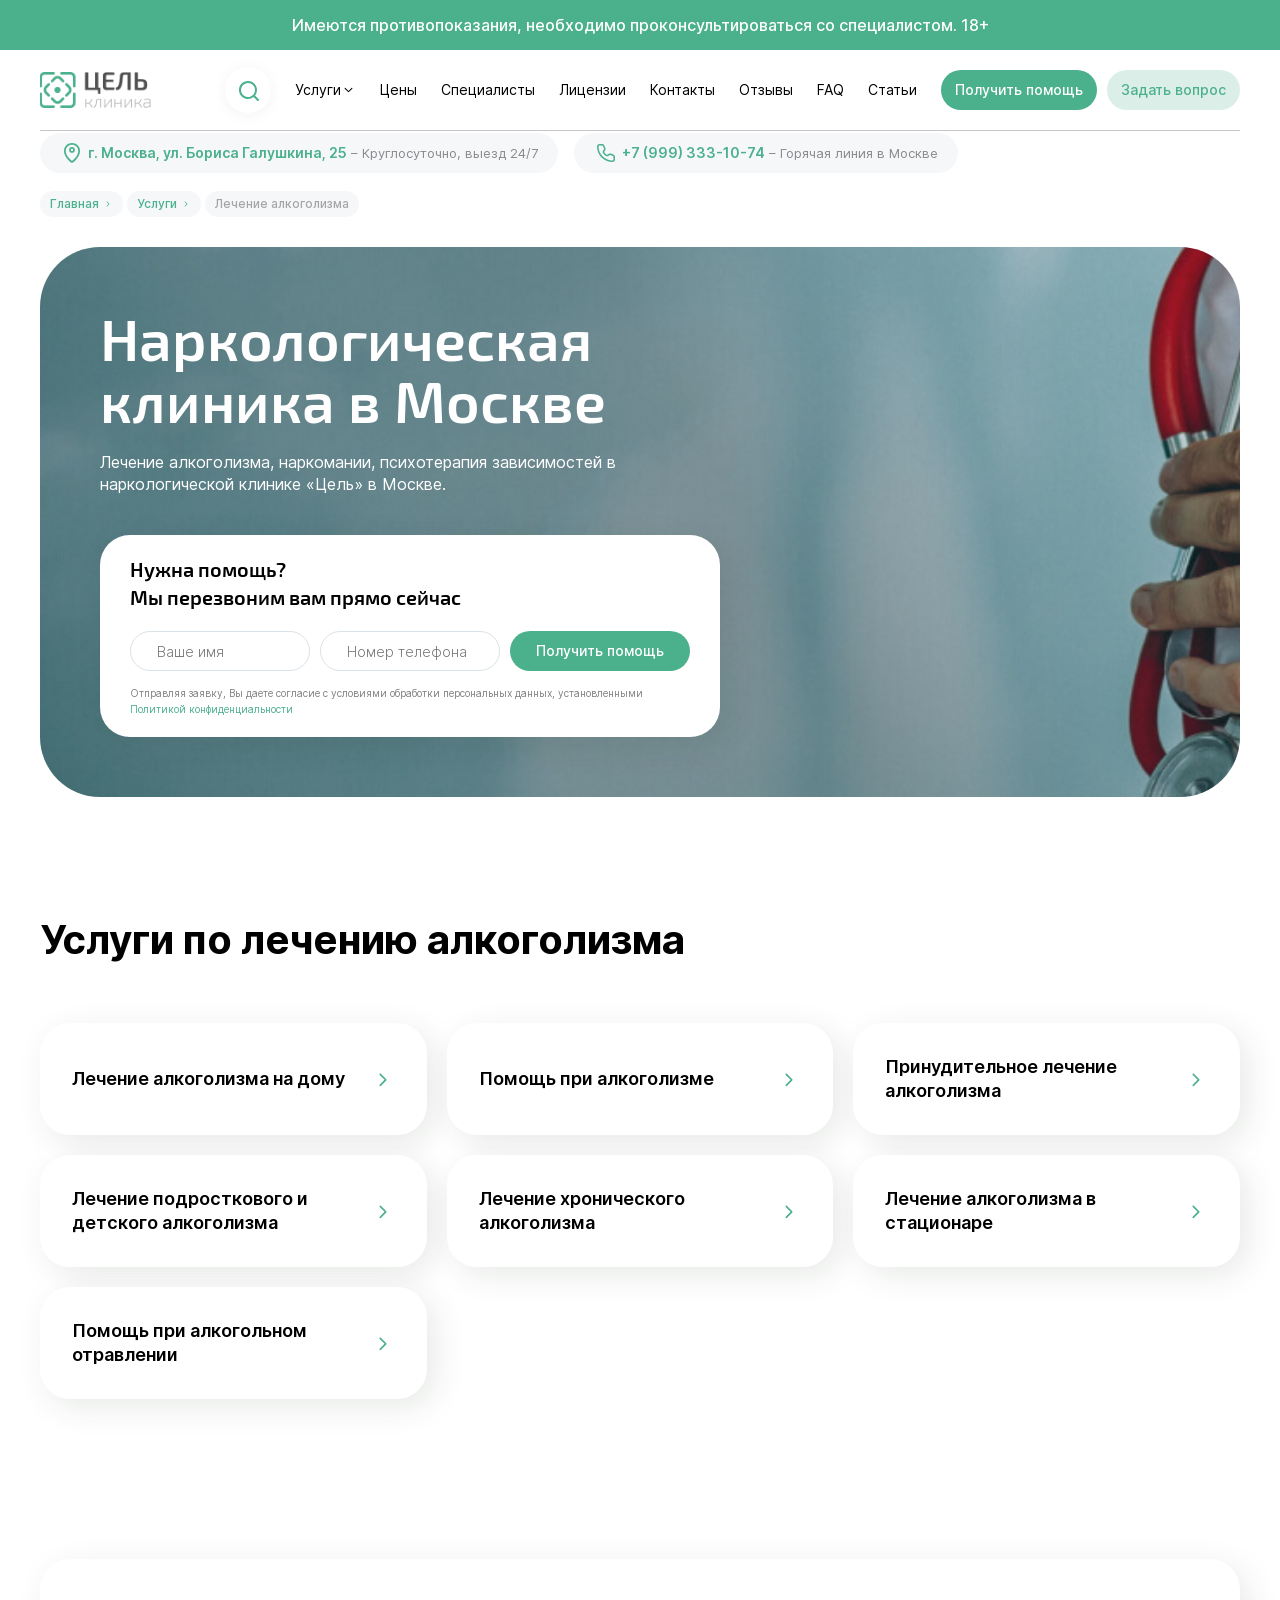
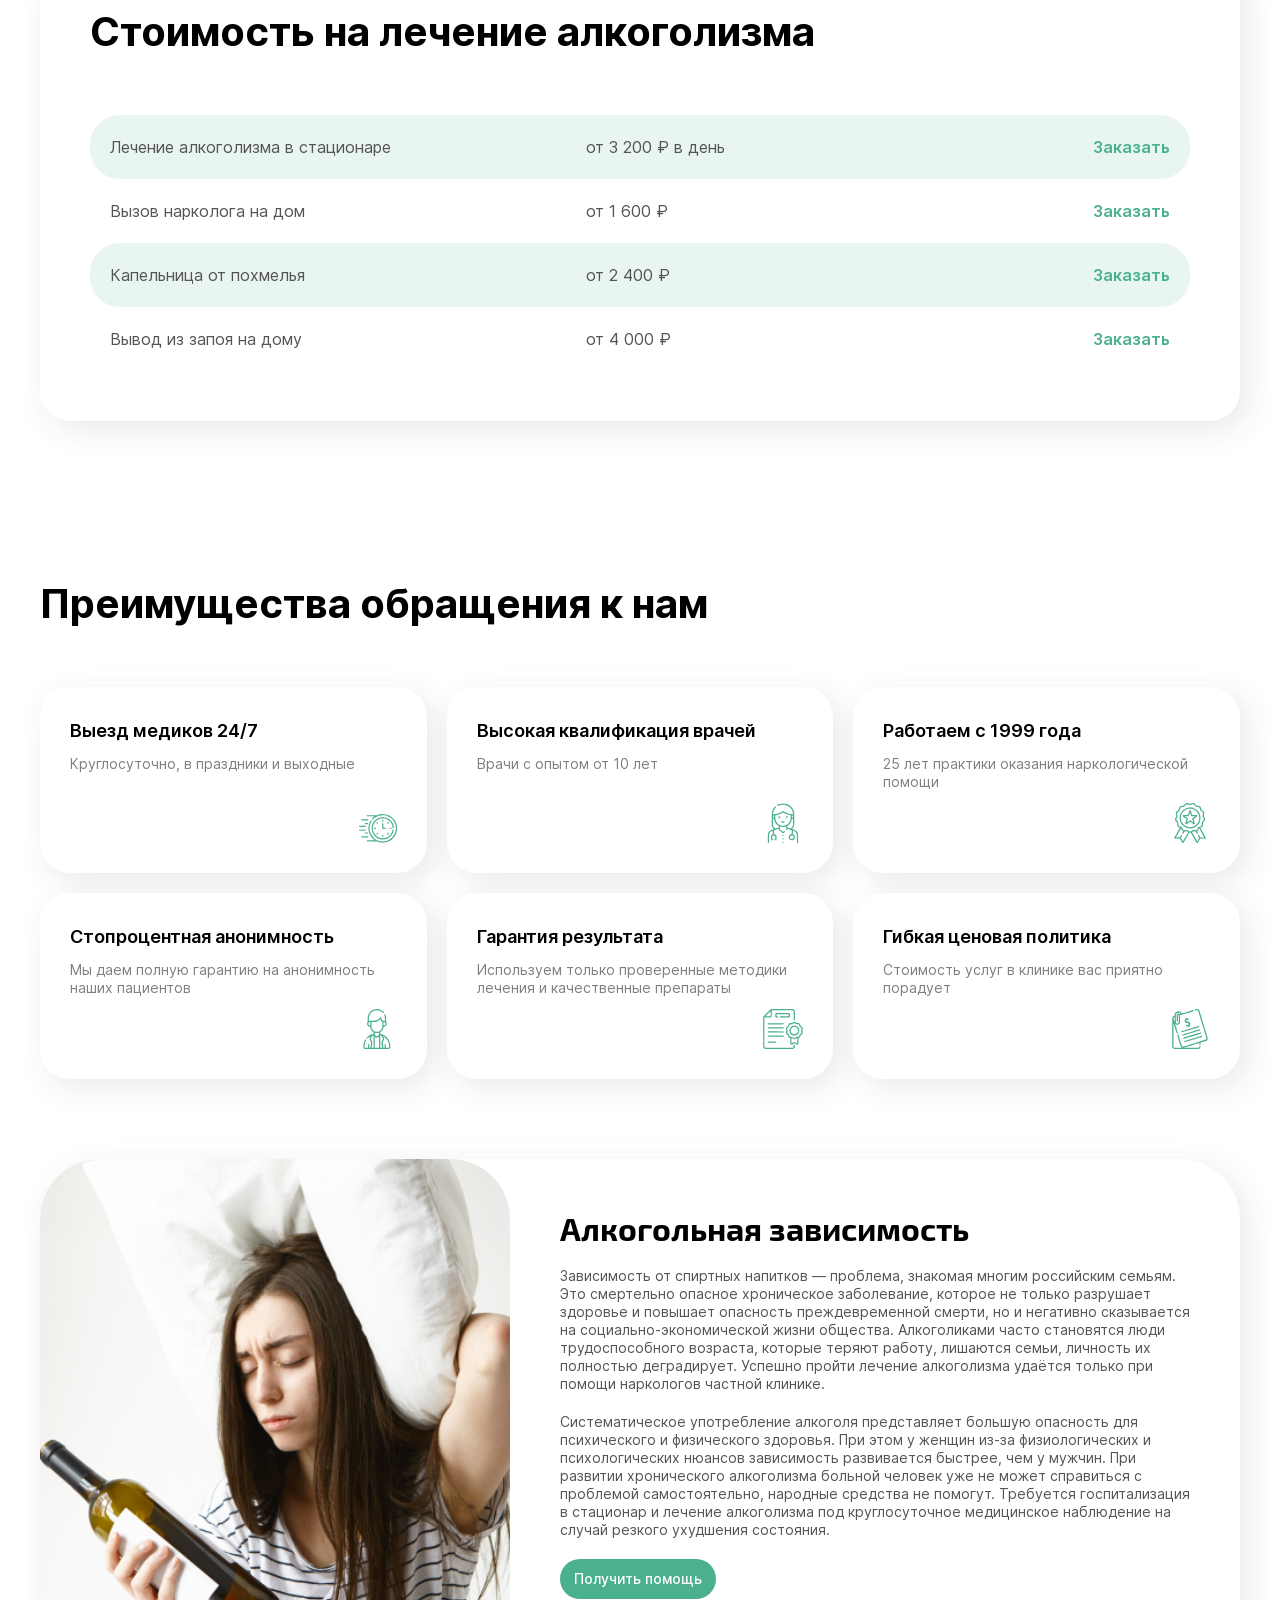
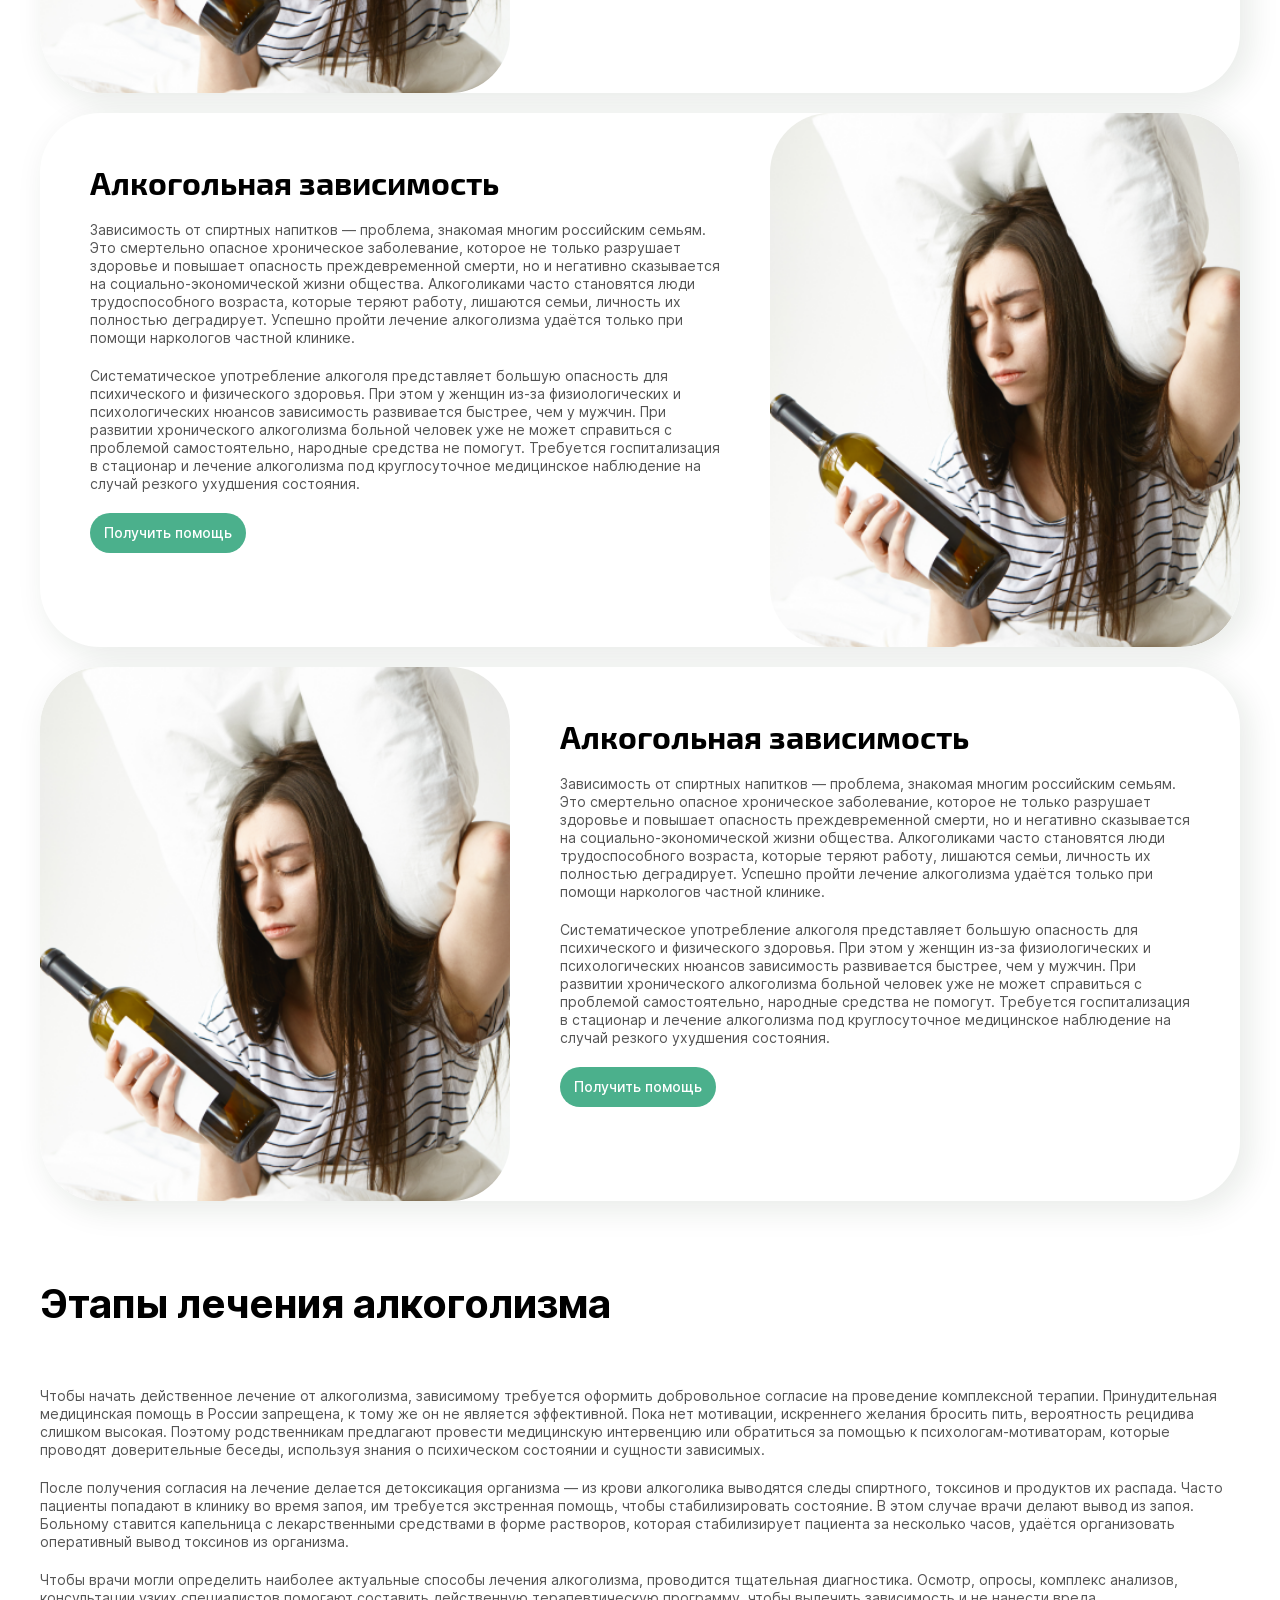
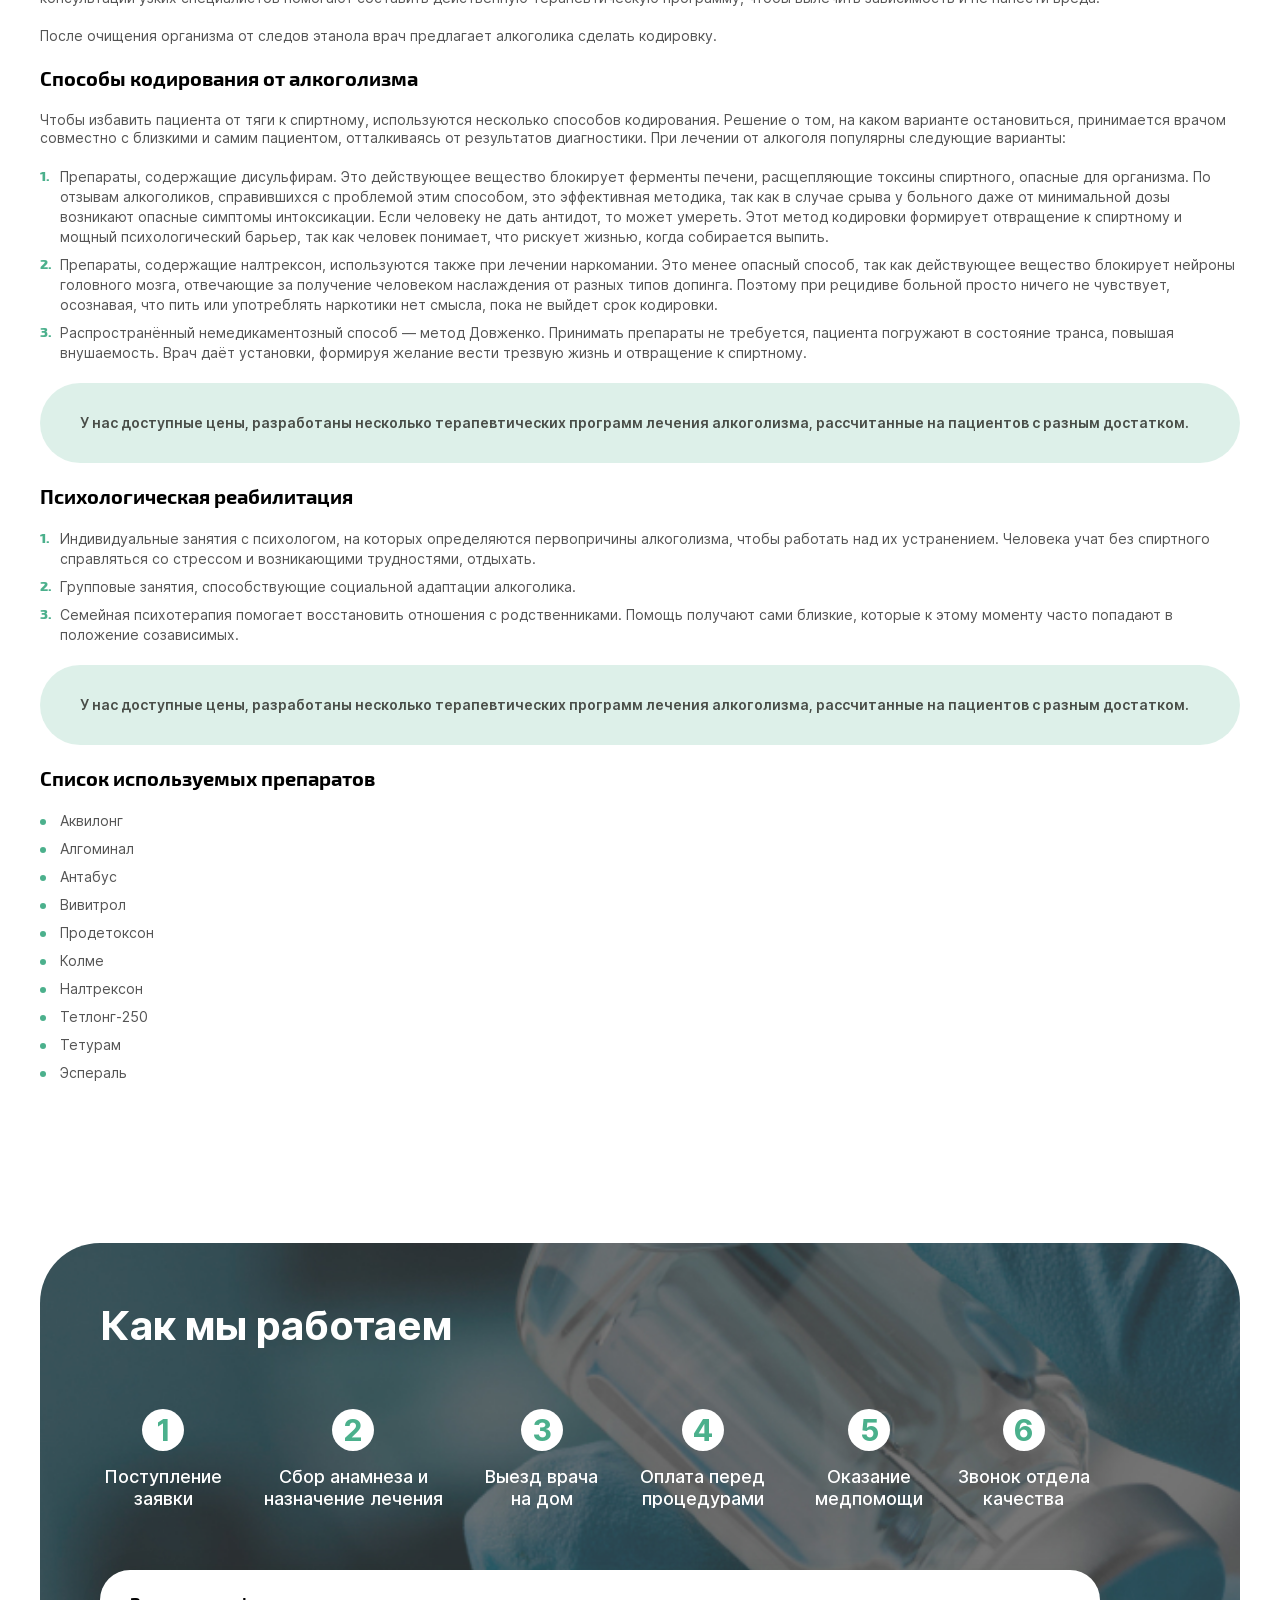
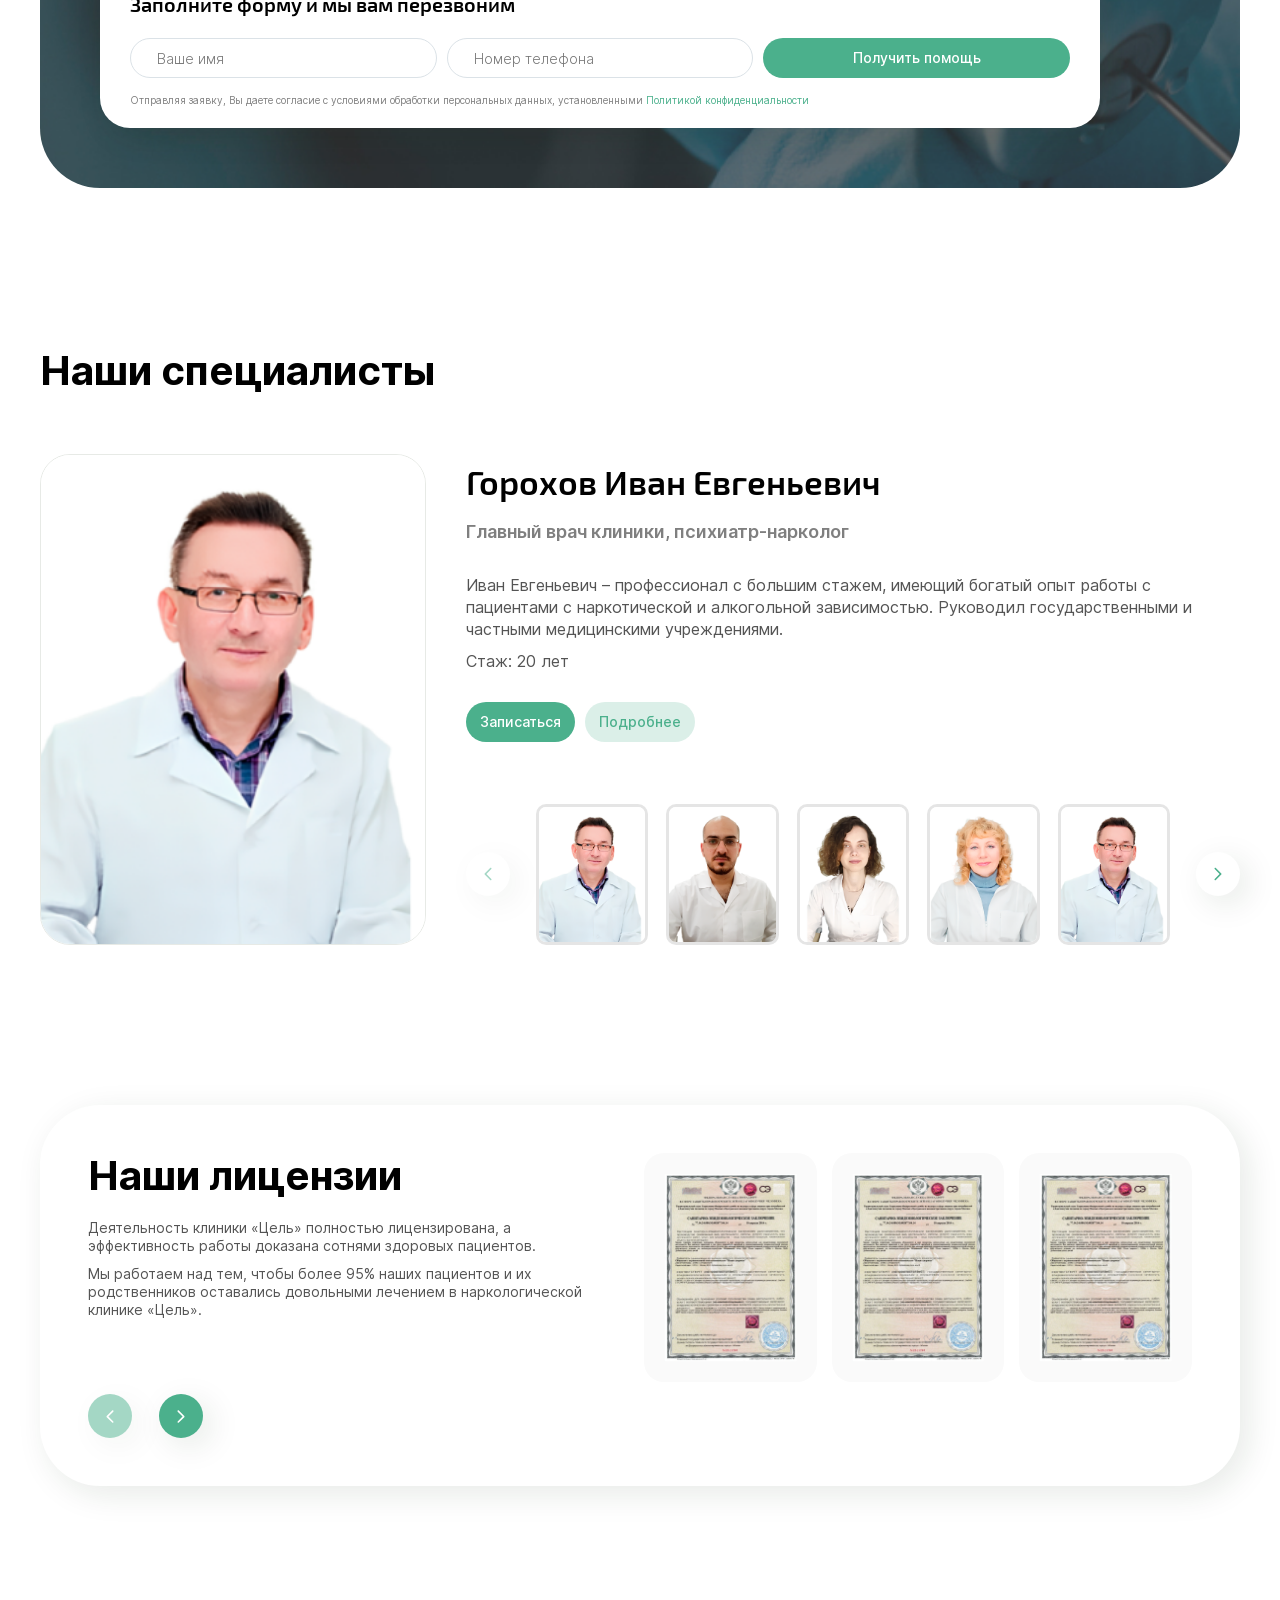
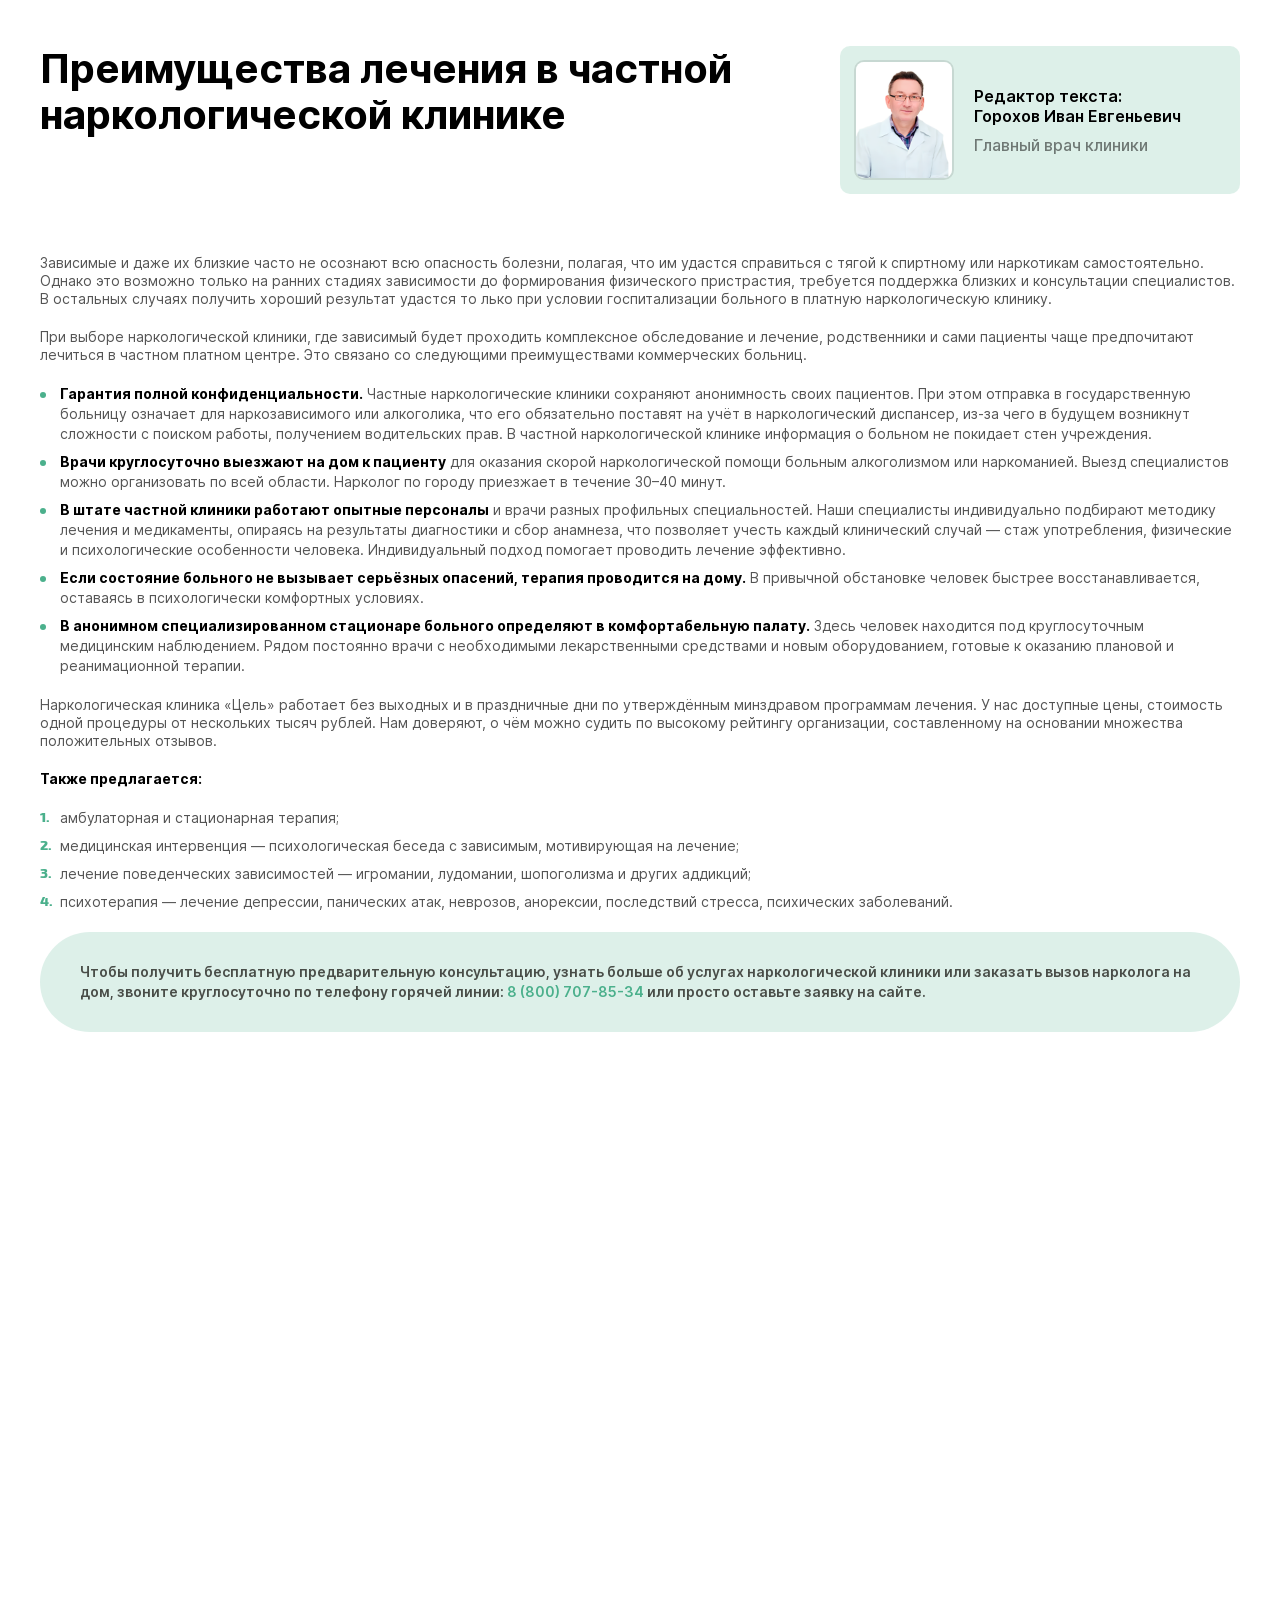
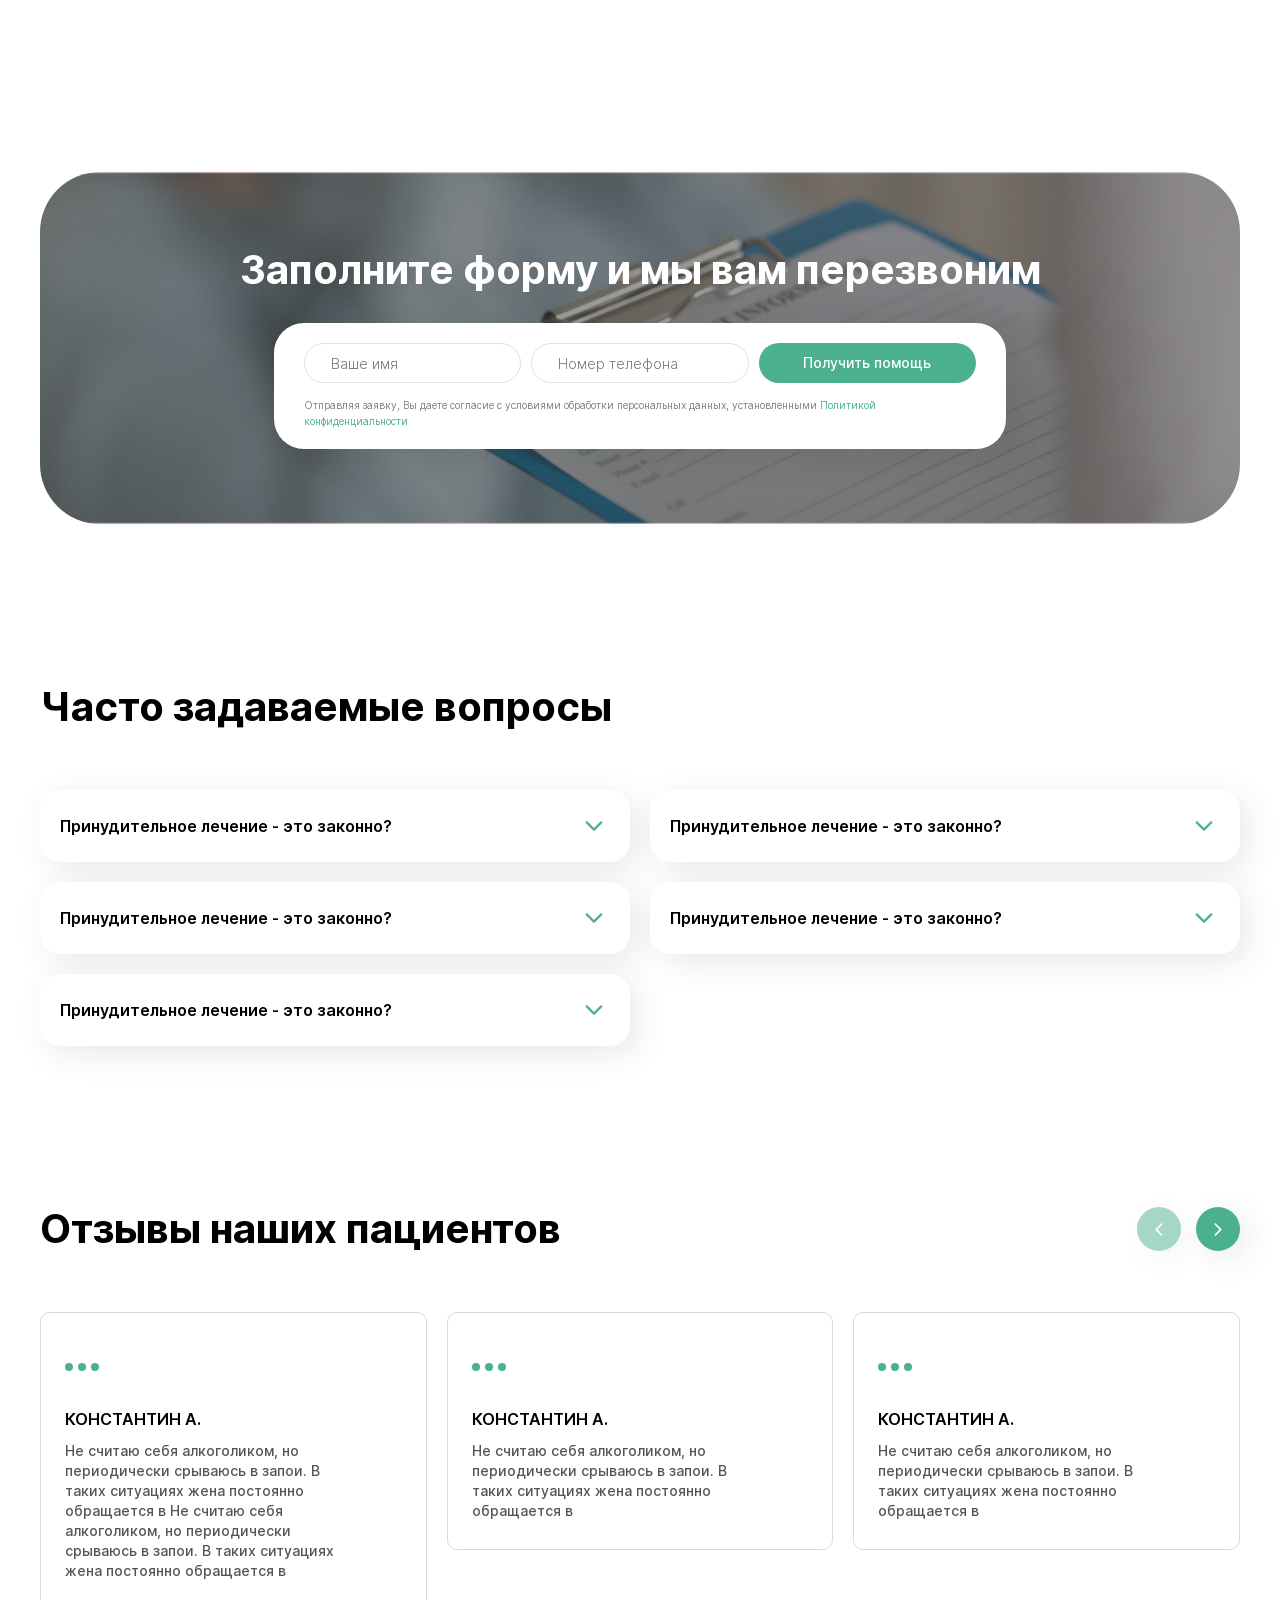
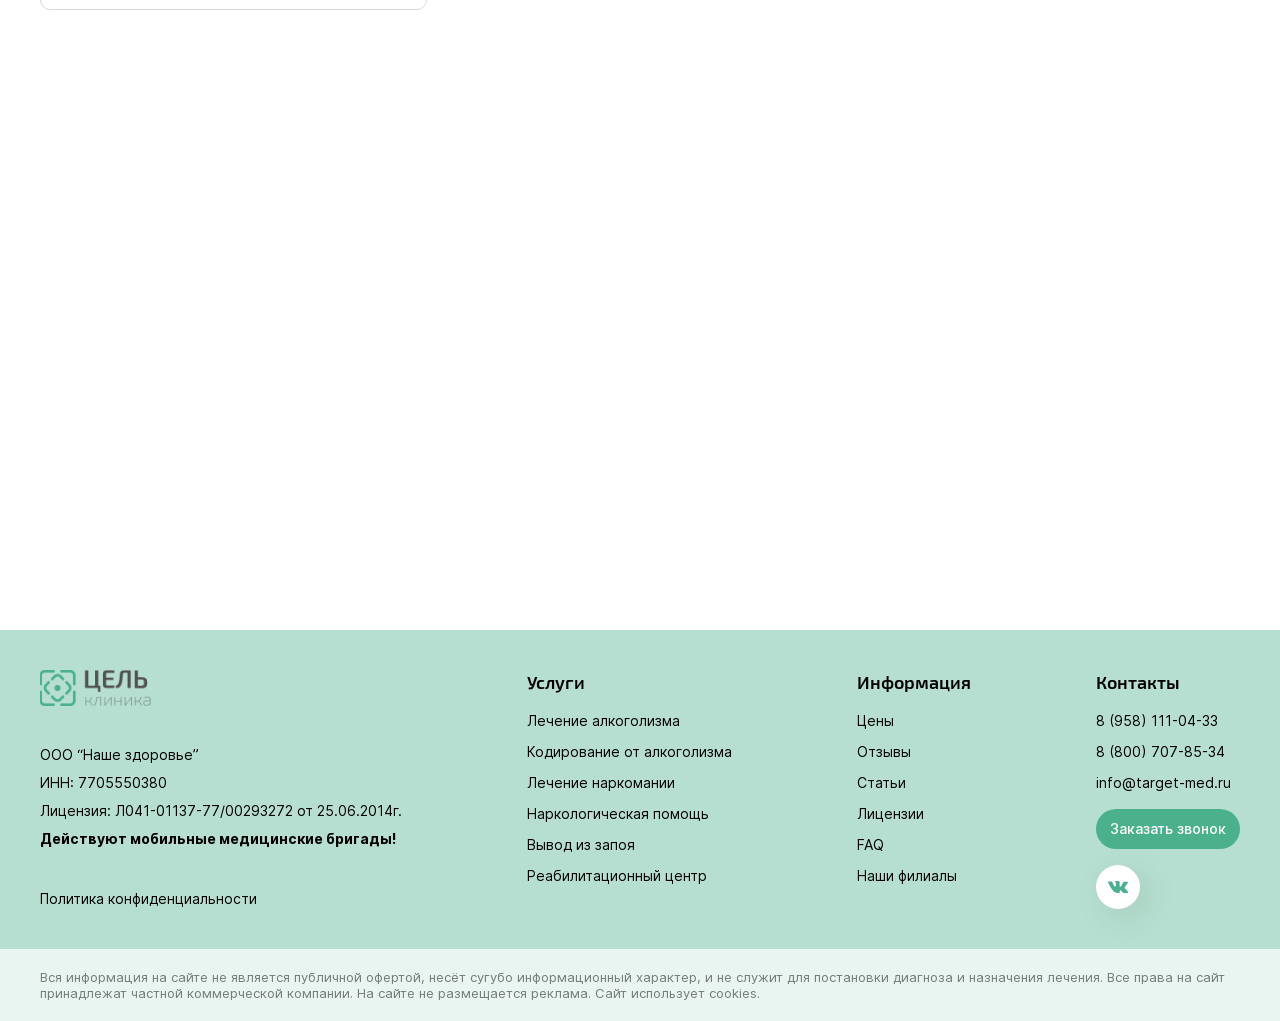
<file: service.html>
<!DOCTYPE html>
<html lang="ru">

<head>
    <meta charset="UTF-8">
    <meta name="viewport" content="width=device-width, initial-scale=1.0">
    <title>Главная</title>
    <link rel="stylesheet" href="assets/css/normalize.css">
    <link rel="stylesheet" href="assets/css/build/aos.css">
    <link rel="stylesheet" href="assets/css/build/swiper.css">
    <link rel="stylesheet" href="assets/css/build/fancybox.css">
    <link rel="stylesheet" href="assets/css/style.css">
    <script defer src="assets/js/build/aos.js"></script>
    <script defer src="assets/js/build/mask.js"></script>
    <script defer src="assets/js/build/swiper.js"></script>
    <script defer src="assets/js/build/fancybox.js"></script>
    <script defer src="assets/js/main.js"></script>
    <script type="text/javascript">
        document.addEventListener('DOMContentLoaded', function () {
            let flagMap = false;
            document.addEventListener('scroll', function () {
                const blockMap = document.getElementById('map');
                const posTop = blockMap.getBoundingClientRect().top;

                if (posTop < window.innerHeight && !flagMap) {
                    if (!document.querySelector('[src="https://api-maps.yandex.ru/2.1/?apikey=ваш API-ключ&lang=ru_RU"]')) {
                        const script = document.createElement('script');
                        script.type = 'text/javascript';
                        script.src = 'https://api-maps.yandex.ru/2.1/?apikey=ваш API-ключ&lang=ru_RU';
                        document.head.appendChild(script);
                    }

                    ymaps.ready(init);

                    function init() {
                        const map = document.querySelector('#map');

                        if (map) {
                            var myMap = new ymaps.Map("map", {
                                center: [47.228163, 39.714641],
                                zoom: 14,
                            });

                            var myPlacemark = new ymaps.Placemark([47.228163, 39.714641], {}, {
                                iconLayout: 'default#image',
                                iconImageHref: 'assets/img/icons/map-marker.svg',
                                iconImageSize: [30, 30],
                            });

                            myMap.geoObjects.add(myPlacemark);
                            myMap.behaviors.disable('scrollZoom');
                        }
                    }

                    flagMap = true;
                }
            });
        });
    </script>
</head>

<body>
    <div class="contraindications" data-aos="fade-down" data-aos-duration="600">
        <div class="contraindications__container container">
            <p class="contraindications__text">
                Имеются противопоказания, необходимо проконсультироваться со специалистом.&nbsp;18+
            </p>
        </div>
    </div>
    <header class="header">
        <div class="header__container container">
            <div class="header__wrapper">
                <a href="/" class="header__logo logo" data-aos="zoom-in" data-aos-duration="600">
                    <img src="assets/img/logo.svg" alt="" class="logo__img">
                </a>
                <button class="header__menu-open open-menu">
                    <svg width="24" height="24" viewBox="0 0 24 24" fill="none" xmlns="http://www.w3.org/2000/svg">
                        <path fill-rule="evenodd" clip-rule="evenodd"
                            d="M4 6.87179C4 6.39032 4.38783 6 4.86624 6H19.1338C19.6122 6 20 6.39032 20 6.87179C20 7.35327 19.6122 7.74359 19.1338 7.74359H4.86624C4.38783 7.74359 4 7.35327 4 6.87179ZM4 12C4 11.5185 4.38783 11.1282 4.86624 11.1282H19.1338C19.6122 11.1282 20 11.5185 20 12C20 12.4815 19.6122 12.8718 19.1338 12.8718H4.86624C4.38783 12.8718 4 12.4815 4 12ZM4 17.1282C4 16.6467 4.38783 16.2564 4.86624 16.2564H19.1338C19.6122 16.2564 20 16.6467 20 17.1282C20 17.6097 19.6122 18 19.1338 18H4.86624C4.38783 18 4 17.6097 4 17.1282Z"
                            fill="black" />
                    </svg>
                </button>
                <div class="header__content">
                    <div class="header__search-wrapper">
                        <button class="header__search-open search-open" data-aos="zoom-in" data-aos-duration="600">
                            <svg width="21" height="21" viewBox="0 0 21 21" fill="none"
                                xmlns="http://www.w3.org/2000/svg">
                                <path
                                    d="M20.7094 19.2899L16.9994 15.6099C18.4395 13.8143 19.1369 11.5352 18.9482 9.2412C18.7595 6.94721 17.6991 4.81269 15.9849 3.27655C14.2708 1.74041 12.0332 0.919414 9.73234 0.982375C7.43145 1.04534 5.24214 1.98747 3.61456 3.61505C1.98698 5.24263 1.04485 7.43194 0.981887 9.73283C0.918926 12.0337 1.73992 14.2713 3.27606 15.9854C4.8122 17.6996 6.94672 18.76 9.24072 18.9487C11.5347 19.1374 13.8138 18.44 15.6094 16.9999L19.2894 20.6799C19.3824 20.7736 19.493 20.848 19.6148 20.8988C19.7367 20.9496 19.8674 20.9757 19.9994 20.9757C20.1314 20.9757 20.2621 20.9496 20.384 20.8988C20.5059 20.848 20.6165 20.7736 20.7094 20.6799C20.8897 20.4934 20.9904 20.2442 20.9904 19.9849C20.9904 19.7256 20.8897 19.4764 20.7094 19.2899ZM9.99942 16.9999C8.61495 16.9999 7.26157 16.5894 6.11042 15.8202C4.95928 15.051 4.06207 13.9578 3.53226 12.6787C3.00245 11.3996 2.86382 9.99214 3.13392 8.63427C3.40402 7.27641 4.0707 6.02912 5.04967 5.05016C6.02864 4.07119 7.27592 3.4045 8.63378 3.13441C9.99165 2.86431 11.3991 3.00293 12.6782 3.53275C13.9573 4.06256 15.0505 4.95977 15.8197 6.11091C16.5889 7.26206 16.9994 8.61544 16.9994 9.9999C16.9994 11.8564 16.2619 13.6369 14.9492 14.9497C13.6364 16.2624 11.8559 16.9999 9.99942 16.9999Z"
                                    fill="#4BB08C" />
                            </svg>
                        </button>
                        <form action="/search/" method="post" class="header__search-form search-form">
                            <label class="search-form__label">
                                <input name="s" type="text" class="search-form__input" placeholder="Поиск по сайту">
                            </label>
                            <div class="search-form__btn-close search-close"></div>
                        </form>
                    </div>
                    <button class="header__menu-close close-menu">
                        <svg width="24" height="24" viewBox="0 0 24 24" fill="none" xmlns="http://www.w3.org/2000/svg">
                            <path d="M24 1L1 24" stroke="#000" stroke-width="3"></path>
                            <path d="M24 24L1 1" stroke="#000" stroke-width="3"></path>
                        </svg>
                    </button>
                    <nav class="header__menu menu" data-aos="zoom-in" data-aos-duration="600">
                        <ul class="menu__list">
                            <li class="menu__item menu-item">
                                <a href="#" class="menu__link">
                                    <span class="menu__link-text">
                                        Услуги
                                    </span>
                                    <span class="menu__link-icon">
                                        <svg width="15" height="16" viewBox="0 0 15 16" fill="none"
                                            xmlns="http://www.w3.org/2000/svg">
                                            <path fill-rule="evenodd" clip-rule="evenodd"
                                                d="M11.2701 5.93378C11.0704 5.73408 10.7467 5.73408 10.547 5.93378L7.49947 8.98128L4.45196 5.93378C4.25226 5.73408 3.92849 5.73408 3.72879 5.93378C3.52909 6.13348 3.52909 6.45725 3.72879 6.65695L7.13788 10.066C7.33758 10.2657 7.66136 10.2657 7.86106 10.066L11.2701 6.65695C11.4698 6.45725 11.4698 6.13348 11.2701 5.93378Z"
                                                fill="black" />
                                        </svg>
                                    </span>
                                </a>
                                <span class="menu__item-open-btn">
                                    <svg width="12" height="8" viewBox="0 0 12 8" fill="none"
                                        xmlns="http://www.w3.org/2000/svg">
                                        <path d="M11 1L6 6L1 1" stroke="#000" stroke-width="1.5"></path>
                                    </svg>
                                </span>
                                <ul class="menu__dropdown">
                                    <li class="menu__dropdown-item menu-item">
                                        <a href="#" class="menu__dropdown-link">
                                            <span class="menu__dropdown-link-text">
                                                Лечение алкоголизма
                                            </span>
                                            <span class="menu__dropdown-link-icon">
                                                <svg width="6" height="12" viewBox="0 0 6 12" fill="none"
                                                    xmlns="http://www.w3.org/2000/svg">
                                                    <path fill-rule="evenodd" clip-rule="evenodd"
                                                        d="M0.24471 0.972649C-0.0215564 1.23892 -0.0215564 1.67062 0.24471 1.93689L4.30805 6.00022L0.24471 10.0636C-0.0215564 10.3298 -0.0215564 10.7615 0.24471 11.0278C0.510977 11.2941 0.94268 11.2941 1.20895 11.0278L5.7544 6.48234C6.02067 6.21607 6.02067 5.78437 5.7544 5.5181L1.20895 0.972649C0.94268 0.706383 0.510977 0.706383 0.24471 0.972649Z"
                                                        fill="#545454" />
                                                </svg>
                                            </span>
                                        </a>
                                        <span class="menu__item-open-btn">
                                            <svg width="12" height="8" viewBox="0 0 12 8" fill="none"
                                                xmlns="http://www.w3.org/2000/svg">
                                                <path d="M11 1L6 6L1 1" stroke="#000" stroke-width="1.5"></path>
                                            </svg>
                                        </span>
                                        <ul class="menu__dropdown">
                                            <li class="menu__dropdown-item menu-item">
                                                <a href="#" class="menu__dropdown-link">
                                                    <span class="menu__dropdown-link-text">
                                                        Лечение алкоголизма на дому
                                                    </span>
                                                </a>
                                            </li>
                                            <li class="menu__dropdown-item menu-item">
                                                <a href="#" class="menu__dropdown-link">
                                                    <span class="menu__dropdown-link-text">
                                                        Помощь при алкоголизме
                                                    </span>
                                                </a>
                                            </li>
                                            <li class="menu__dropdown-item menu-item">
                                                <a href="#" class="menu__dropdown-link">
                                                    <span class="menu__dropdown-link-text">
                                                        Принудительное лечение алкоголизма
                                                    </span>
                                                </a>
                                            </li>
                                            <li class="menu__dropdown-item menu-item">
                                                <a href="#" class="menu__dropdown-link">
                                                    <span class="menu__dropdown-link-text">
                                                        Лечение подросткового и детского алкоголизма
                                                    </span>
                                                </a>
                                            </li>
                                            <li class="menu__dropdown-item menu-item">
                                                <a href="#" class="menu__dropdown-link">
                                                    <span class="menu__dropdown-link-text">
                                                        Лечение хронического алкоголизма
                                                    </span>
                                                </a>
                                            </li>
                                            <li class="menu__dropdown-item menu-item">
                                                <a href="#" class="menu__dropdown-link">
                                                    <span class="menu__dropdown-link-text">
                                                        Лечение алкоголизма в стационаре
                                                    </span>
                                                </a>
                                            </li>
                                            <li class="menu__dropdown-item menu-item">
                                                <a href="#" class="menu__dropdown-link">
                                                    <span class="menu__dropdown-link-text">
                                                        Помощь при алкогольном отравлении
                                                    </span>
                                                </a>
                                            </li>
                                            <li class="menu__dropdown-item menu-item">
                                                <a href="#" class="menu__dropdown-link">
                                                    <span class="menu__dropdown-link-text">
                                                        Лечение пивного алкоголизма
                                                    </span>
                                                </a>
                                            </li>
                                            <li class="menu__dropdown-item menu-item">
                                                <a href="#" class="menu__dropdown-link">
                                                    <span class="menu__dropdown-link-text">
                                                        Лечение женского алкоголизма
                                                    </span>
                                                </a>
                                            </li>
                                        </ul>
                                    </li>
                                    <li class="menu__dropdown-item menu-item">
                                        <a href="#" class="menu__dropdown-link">
                                            <span class="menu__dropdown-link-text">
                                                Кодирование от алкоголизма
                                            </span>
                                            <span class="menu__dropdown-link-icon">
                                                <svg width="6" height="12" viewBox="0 0 6 12" fill="none"
                                                    xmlns="http://www.w3.org/2000/svg">
                                                    <path fill-rule="evenodd" clip-rule="evenodd"
                                                        d="M0.24471 0.972649C-0.0215564 1.23892 -0.0215564 1.67062 0.24471 1.93689L4.30805 6.00022L0.24471 10.0636C-0.0215564 10.3298 -0.0215564 10.7615 0.24471 11.0278C0.510977 11.2941 0.94268 11.2941 1.20895 11.0278L5.7544 6.48234C6.02067 6.21607 6.02067 5.78437 5.7544 5.5181L1.20895 0.972649C0.94268 0.706383 0.510977 0.706383 0.24471 0.972649Z"
                                                        fill="#545454" />
                                                </svg>
                                            </span>
                                        </a>
                                        <span class="menu__item-open-btn">
                                            <svg width="12" height="8" viewBox="0 0 12 8" fill="none"
                                                xmlns="http://www.w3.org/2000/svg">
                                                <path d="M11 1L6 6L1 1" stroke="#000" stroke-width="1.5"></path>
                                            </svg>
                                        </span>
                                        <ul class="menu__dropdown">
                                            <li class="menu__dropdown-item menu-item">
                                                <a href="#" class="menu__dropdown-link">
                                                    <span class="menu__dropdown-link-text">
                                                        Лечение алкоголизма на дому
                                                    </span>
                                                </a>
                                            </li>
                                            <li class="menu__dropdown-item menu-item">
                                                <a href="#" class="menu__dropdown-link">
                                                    <span class="menu__dropdown-link-text">
                                                        Помощь при алкоголизме
                                                    </span>
                                                </a>
                                            </li>
                                            <li class="menu__dropdown-item menu-item">
                                                <a href="#" class="menu__dropdown-link">
                                                    <span class="menu__dropdown-link-text">
                                                        Принудительное лечение алкоголизма
                                                    </span>
                                                </a>
                                            </li>
                                            <li class="menu__dropdown-item menu-item">
                                                <a href="#" class="menu__dropdown-link">
                                                    <span class="menu__dropdown-link-text">
                                                        Лечение подросткового и детского алкоголизмаs
                                                    </span>
                                                </a>
                                            </li>
                                            <li class="menu__dropdown-item menu-item">
                                                <a href="#" class="menu__dropdown-link">
                                                    <span class="menu__dropdown-link-text">
                                                        Лечение хронического алкоголизма
                                                    </span>
                                                </a>
                                            </li>
                                            <li class="menu__dropdown-item menu-item">
                                                <a href="#" class="menu__dropdown-link">
                                                    <span class="menu__dropdown-link-text">
                                                        Лечение алкоголизма в стационаре
                                                    </span>
                                                </a>
                                            </li>
                                            <li class="menu__dropdown-item menu-item">
                                                <a href="#" class="menu__dropdown-link">
                                                    <span class="menu__dropdown-link-text">
                                                        Помощь при алкогольном отравлении
                                                    </span>
                                                </a>
                                            </li>
                                            <li class="menu__dropdown-item menu-item">
                                                <a href="#" class="menu__dropdown-link">
                                                    <span class="menu__dropdown-link-text">
                                                        Лечение пивного алкоголизма
                                                    </span>
                                                </a>
                                            </li>
                                            <li class="menu__dropdown-item menu-item">
                                                <a href="#" class="menu__dropdown-link">
                                                    <span class="menu__dropdown-link-text">
                                                        Лечение женского алкоголизма
                                                    </span>
                                                </a>
                                            </li>
                                        </ul>
                                    </li>
                                    <li class="menu__dropdown-item menu-item">
                                        <a href="#" class="menu__dropdown-link">
                                            <span class="menu__dropdown-link-text">
                                                Лечение наркомании
                                            </span>
                                            <span class="menu__dropdown-link-icon">
                                                <svg width="6" height="12" viewBox="0 0 6 12" fill="none"
                                                    xmlns="http://www.w3.org/2000/svg">
                                                    <path fill-rule="evenodd" clip-rule="evenodd"
                                                        d="M0.24471 0.972649C-0.0215564 1.23892 -0.0215564 1.67062 0.24471 1.93689L4.30805 6.00022L0.24471 10.0636C-0.0215564 10.3298 -0.0215564 10.7615 0.24471 11.0278C0.510977 11.2941 0.94268 11.2941 1.20895 11.0278L5.7544 6.48234C6.02067 6.21607 6.02067 5.78437 5.7544 5.5181L1.20895 0.972649C0.94268 0.706383 0.510977 0.706383 0.24471 0.972649Z"
                                                        fill="#545454" />
                                                </svg>
                                            </span>
                                        </a>
                                        <span class="menu__item-open-btn">
                                            <svg width="12" height="8" viewBox="0 0 12 8" fill="none"
                                                xmlns="http://www.w3.org/2000/svg">
                                                <path d="M11 1L6 6L1 1" stroke="#000" stroke-width="1.5"></path>
                                            </svg>
                                        </span>
                                        <ul class="menu__dropdown">
                                            <li class="menu__dropdown-item menu-item">
                                                <a href="#" class="menu__dropdown-link">
                                                    <span class="menu__dropdown-link-text">
                                                        Лечение алкоголизма на дому
                                                    </span>
                                                </a>
                                            </li>
                                            <li class="menu__dropdown-item menu-item">
                                                <a href="#" class="menu__dropdown-link">
                                                    <span class="menu__dropdown-link-text">
                                                        Помощь при алкоголизме
                                                    </span>
                                                </a>
                                            </li>
                                            <li class="menu__dropdown-item menu-item">
                                                <a href="#" class="menu__dropdown-link">
                                                    <span class="menu__dropdown-link-text">
                                                        Принудительное лечение алкоголизма
                                                    </span>
                                                </a>
                                            </li>
                                            <li class="menu__dropdown-item menu-item">
                                                <a href="#" class="menu__dropdown-link">
                                                    <span class="menu__dropdown-link-text">
                                                        Лечение подросткового и детского алкоголизмаs
                                                    </span>
                                                </a>
                                            </li>
                                            <li class="menu__dropdown-item menu-item">
                                                <a href="#" class="menu__dropdown-link">
                                                    <span class="menu__dropdown-link-text">
                                                        Лечение хронического алкоголизма
                                                    </span>
                                                </a>
                                            </li>
                                            <li class="menu__dropdown-item menu-item">
                                                <a href="#" class="menu__dropdown-link">
                                                    <span class="menu__dropdown-link-text">
                                                        Лечение алкоголизма в стационаре
                                                    </span>
                                                </a>
                                            </li>
                                            <li class="menu__dropdown-item menu-item">
                                                <a href="#" class="menu__dropdown-link">
                                                    <span class="menu__dropdown-link-text">
                                                        Помощь при алкогольном отравлении
                                                    </span>
                                                </a>
                                            </li>
                                            <li class="menu__dropdown-item menu-item">
                                                <a href="#" class="menu__dropdown-link">
                                                    <span class="menu__dropdown-link-text">
                                                        Лечение пивного алкоголизма
                                                    </span>
                                                </a>
                                            </li>
                                            <li class="menu__dropdown-item menu-item">
                                                <a href="#" class="menu__dropdown-link">
                                                    <span class="menu__dropdown-link-text">
                                                        Лечение женского алкоголизма
                                                    </span>
                                                </a>
                                            </li>
                                        </ul>
                                    </li>
                                    <li class="menu__dropdown-item menu-item">
                                        <a href="#" class="menu__dropdown-link">
                                            <span class="menu__dropdown-link-text">
                                                Наркологическая помощь
                                            </span>
                                            <span class="menu__dropdown-link-icon">
                                                <svg width="6" height="12" viewBox="0 0 6 12" fill="none"
                                                    xmlns="http://www.w3.org/2000/svg">
                                                    <path fill-rule="evenodd" clip-rule="evenodd"
                                                        d="M0.24471 0.972649C-0.0215564 1.23892 -0.0215564 1.67062 0.24471 1.93689L4.30805 6.00022L0.24471 10.0636C-0.0215564 10.3298 -0.0215564 10.7615 0.24471 11.0278C0.510977 11.2941 0.94268 11.2941 1.20895 11.0278L5.7544 6.48234C6.02067 6.21607 6.02067 5.78437 5.7544 5.5181L1.20895 0.972649C0.94268 0.706383 0.510977 0.706383 0.24471 0.972649Z"
                                                        fill="#545454" />
                                                </svg>
                                            </span>
                                        </a>
                                        <span class="menu__item-open-btn">
                                            <svg width="12" height="8" viewBox="0 0 12 8" fill="none"
                                                xmlns="http://www.w3.org/2000/svg">
                                                <path d="M11 1L6 6L1 1" stroke="#000" stroke-width="1.5"></path>
                                            </svg>
                                        </span>
                                        <ul class="menu__dropdown">
                                            <li class="menu__dropdown-item menu-item">
                                                <a href="#" class="menu__dropdown-link">
                                                    <span class="menu__dropdown-link-text">
                                                        Лечение алкоголизма на дому
                                                    </span>
                                                </a>
                                            </li>
                                            <li class="menu__dropdown-item menu-item">
                                                <a href="#" class="menu__dropdown-link">
                                                    <span class="menu__dropdown-link-text">
                                                        Помощь при алкоголизме
                                                    </span>
                                                </a>
                                            </li>
                                            <li class="menu__dropdown-item menu-item">
                                                <a href="#" class="menu__dropdown-link">
                                                    <span class="menu__dropdown-link-text">
                                                        Принудительное лечение алкоголизма
                                                    </span>
                                                </a>
                                            </li>
                                            <li class="menu__dropdown-item menu-item">
                                                <a href="#" class="menu__dropdown-link">
                                                    <span class="menu__dropdown-link-text">
                                                        Лечение подросткового и детского алкоголизмаs
                                                    </span>
                                                </a>
                                            </li>
                                            <li class="menu__dropdown-item menu-item">
                                                <a href="#" class="menu__dropdown-link">
                                                    <span class="menu__dropdown-link-text">
                                                        Лечение хронического алкоголизма
                                                    </span>
                                                </a>
                                            </li>
                                            <li class="menu__dropdown-item menu-item">
                                                <a href="#" class="menu__dropdown-link">
                                                    <span class="menu__dropdown-link-text">
                                                        Лечение алкоголизма в стационаре
                                                    </span>
                                                </a>
                                            </li>
                                            <li class="menu__dropdown-item menu-item">
                                                <a href="#" class="menu__dropdown-link">
                                                    <span class="menu__dropdown-link-text">
                                                        Помощь при алкогольном отравлении
                                                    </span>
                                                </a>
                                            </li>
                                            <li class="menu__dropdown-item menu-item">
                                                <a href="#" class="menu__dropdown-link">
                                                    <span class="menu__dropdown-link-text">
                                                        Лечение пивного алкоголизма
                                                    </span>
                                                </a>
                                            </li>
                                            <li class="menu__dropdown-item menu-item">
                                                <a href="#" class="menu__dropdown-link">
                                                    <span class="menu__dropdown-link-text">
                                                        Лечение женского алкоголизма
                                                    </span>
                                                </a>
                                            </li>
                                        </ul>
                                    </li>
                                    <li class="menu__dropdown-item menu-item">
                                        <a href="#" class="menu__dropdown-link">
                                            <span class="menu__dropdown-link-text">
                                                Вывод из запоя
                                            </span>
                                            <span class="menu__dropdown-link-icon">
                                                <svg width="6" height="12" viewBox="0 0 6 12" fill="none"
                                                    xmlns="http://www.w3.org/2000/svg">
                                                    <path fill-rule="evenodd" clip-rule="evenodd"
                                                        d="M0.24471 0.972649C-0.0215564 1.23892 -0.0215564 1.67062 0.24471 1.93689L4.30805 6.00022L0.24471 10.0636C-0.0215564 10.3298 -0.0215564 10.7615 0.24471 11.0278C0.510977 11.2941 0.94268 11.2941 1.20895 11.0278L5.7544 6.48234C6.02067 6.21607 6.02067 5.78437 5.7544 5.5181L1.20895 0.972649C0.94268 0.706383 0.510977 0.706383 0.24471 0.972649Z"
                                                        fill="#545454" />
                                                </svg>
                                            </span>
                                        </a>
                                        <span class="menu__item-open-btn">
                                            <svg width="12" height="8" viewBox="0 0 12 8" fill="none"
                                                xmlns="http://www.w3.org/2000/svg">
                                                <path d="M11 1L6 6L1 1" stroke="#000" stroke-width="1.5"></path>
                                            </svg>
                                        </span>
                                        <ul class="menu__dropdown">
                                            <li class="menu__dropdown-item menu-item">
                                                <a href="#" class="menu__dropdown-link">
                                                    <span class="menu__dropdown-link-text">
                                                        Лечение алкоголизма на дому
                                                    </span>
                                                </a>
                                            </li>
                                            <li class="menu__dropdown-item menu-item">
                                                <a href="#" class="menu__dropdown-link">
                                                    <span class="menu__dropdown-link-text">
                                                        Помощь при алкоголизме
                                                    </span>
                                                </a>
                                            </li>
                                            <li class="menu__dropdown-item menu-item">
                                                <a href="#" class="menu__dropdown-link">
                                                    <span class="menu__dropdown-link-text">
                                                        Принудительное лечение алкоголизма
                                                    </span>
                                                </a>
                                            </li>
                                            <li class="menu__dropdown-item menu-item">
                                                <a href="#" class="menu__dropdown-link">
                                                    <span class="menu__dropdown-link-text">
                                                        Лечение подросткового и детского алкоголизмаs
                                                    </span>
                                                </a>
                                            </li>
                                            <li class="menu__dropdown-item menu-item">
                                                <a href="#" class="menu__dropdown-link">
                                                    <span class="menu__dropdown-link-text">
                                                        Лечение хронического алкоголизма
                                                    </span>
                                                </a>
                                            </li>
                                            <li class="menu__dropdown-item menu-item">
                                                <a href="#" class="menu__dropdown-link">
                                                    <span class="menu__dropdown-link-text">
                                                        Лечение алкоголизма в стационаре
                                                    </span>
                                                </a>
                                            </li>
                                            <li class="menu__dropdown-item menu-item">
                                                <a href="#" class="menu__dropdown-link">
                                                    <span class="menu__dropdown-link-text">
                                                        Помощь при алкогольном отравлении
                                                    </span>
                                                </a>
                                            </li>
                                            <li class="menu__dropdown-item menu-item">
                                                <a href="#" class="menu__dropdown-link">
                                                    <span class="menu__dropdown-link-text">
                                                        Лечение пивного алкоголизма
                                                    </span>
                                                </a>
                                            </li>
                                            <li class="menu__dropdown-item menu-item">
                                                <a href="#" class="menu__dropdown-link">
                                                    <span class="menu__dropdown-link-text">
                                                        Лечение женского алкоголизма
                                                    </span>
                                                </a>
                                            </li>
                                        </ul>
                                    </li>
                                    <li class="menu__dropdown-item menu-item">
                                        <a href="#" class="menu__dropdown-link">
                                            <span class="menu__dropdown-link-text">
                                                Реабилитационный центр
                                            </span>
                                            <span class="menu__dropdown-link-icon">
                                                <svg width="6" height="12" viewBox="0 0 6 12" fill="none"
                                                    xmlns="http://www.w3.org/2000/svg">
                                                    <path fill-rule="evenodd" clip-rule="evenodd"
                                                        d="M0.24471 0.972649C-0.0215564 1.23892 -0.0215564 1.67062 0.24471 1.93689L4.30805 6.00022L0.24471 10.0636C-0.0215564 10.3298 -0.0215564 10.7615 0.24471 11.0278C0.510977 11.2941 0.94268 11.2941 1.20895 11.0278L5.7544 6.48234C6.02067 6.21607 6.02067 5.78437 5.7544 5.5181L1.20895 0.972649C0.94268 0.706383 0.510977 0.706383 0.24471 0.972649Z"
                                                        fill="#545454" />
                                                </svg>
                                            </span>
                                        </a>
                                        <span class="menu__item-open-btn">
                                            <svg width="12" height="8" viewBox="0 0 12 8" fill="none"
                                                xmlns="http://www.w3.org/2000/svg">
                                                <path d="M11 1L6 6L1 1" stroke="#000" stroke-width="1.5"></path>
                                            </svg>
                                        </span>
                                        <ul class="menu__dropdown">
                                            <li class="menu__dropdown-item menu-item">
                                                <a href="#" class="menu__dropdown-link">
                                                    <span class="menu__dropdown-link-text">
                                                        Лечение алкоголизма на дому
                                                    </span>
                                                </a>
                                            </li>
                                            <li class="menu__dropdown-item menu-item">
                                                <a href="#" class="menu__dropdown-link">
                                                    <span class="menu__dropdown-link-text">
                                                        Помощь при алкоголизме
                                                    </span>
                                                </a>
                                            </li>
                                            <li class="menu__dropdown-item menu-item">
                                                <a href="#" class="menu__dropdown-link">
                                                    <span class="menu__dropdown-link-text">
                                                        Принудительное лечение алкоголизма
                                                    </span>
                                                </a>
                                            </li>
                                            <li class="menu__dropdown-item menu-item">
                                                <a href="#" class="menu__dropdown-link">
                                                    <span class="menu__dropdown-link-text">
                                                        Лечение подросткового и детского алкоголизмаs
                                                    </span>
                                                </a>
                                            </li>
                                            <li class="menu__dropdown-item menu-item">
                                                <a href="#" class="menu__dropdown-link">
                                                    <span class="menu__dropdown-link-text">
                                                        Лечение хронического алкоголизма
                                                    </span>
                                                </a>
                                            </li>
                                            <li class="menu__dropdown-item menu-item">
                                                <a href="#" class="menu__dropdown-link">
                                                    <span class="menu__dropdown-link-text">
                                                        Лечение алкоголизма в стационаре
                                                    </span>
                                                </a>
                                            </li>
                                            <li class="menu__dropdown-item menu-item">
                                                <a href="#" class="menu__dropdown-link">
                                                    <span class="menu__dropdown-link-text">
                                                        Помощь при алкогольном отравлении
                                                    </span>
                                                </a>
                                            </li>
                                            <li class="menu__dropdown-item menu-item">
                                                <a href="#" class="menu__dropdown-link">
                                                    <span class="menu__dropdown-link-text">
                                                        Лечение пивного алкоголизма
                                                    </span>
                                                </a>
                                            </li>
                                            <li class="menu__dropdown-item menu-item">
                                                <a href="#" class="menu__dropdown-link">
                                                    <span class="menu__dropdown-link-text">
                                                        Лечение женского алкоголизма
                                                    </span>
                                                </a>
                                            </li>
                                        </ul>
                                    </li>
                                </ul>
                            </li>
                            <li class="menu__item menu-item">
                                <a href="#" class="menu__link">
                                    <span class="menu__link-text">
                                        Цены
                                    </span>
                                </a>
                            </li>
                            <li class="menu__item menu-item">
                                <a href="#" class="menu__link">
                                    <span class="menu__link-text">
                                        Специалисты
                                    </span>
                                </a>
                            </li>
                            <li class="menu__item menu-item">
                                <a href="#" class="menu__link">
                                    <span class="menu__link-text">
                                        Лицензии
                                    </span>
                                </a>
                            </li>
                            <li class="menu__item menu-item">
                                <a href="#" class="menu__link">
                                    <span class="menu__link-text">
                                        Контакты
                                    </span>
                                </a>
                            </li>
                            <li class="menu__item menu-item">
                                <a href="#" class="menu__link">
                                    <span class="menu__link-text">
                                        Отзывы
                                    </span>
                                </a>
                            </li>
                            <li class="menu__item menu-item">
                                <a href="#" class="menu__link">
                                    <span class="menu__link-text">
                                        FAQ
                                    </span>
                                </a>
                            </li>
                            <li class="menu__item menu-item">
                                <a href="#" class="menu__link">
                                    <span class="menu__link-text">
                                        Статьи
                                    </span>
                                </a>
                            </li>
                        </ul>
                    </nav>
                    <div class="header__btn-group">
                        <button class="header__btn btn popup-btn" data-path="form" data-title="Получить помощь">
                            Получить помощь
                        </button>
                        <button class="header__btn btn btn_color popup-btn" data-path="question"
                            data-title="Задать вопрос">
                            Задать вопрос
                        </button>
                    </div>
                </div>
            </div>
            <div class="header__connection">
                <div class="header__connection-btn" data-aos="zoom-in" data-aos-duration="600">
                    <img src="assets/img/icons/geo.svg" alt="" class="header__connection-icon"
                        aria-label="presentation">
                    <div class="header__connection-btn-wrapper">
                        <span class="header__connection-link">
                            г. Москва, ул. Бориса Галушкина, 25
                        </span>
                        <span class="header__connection-text">
                            – Круглосуточно, выезд 24/7
                        </span>
                    </div>
                </div>
                <a href="tel:+79993331074" class="header__connection-btn" data-aos="zoom-in" data-aos-duration="600">
                    <img src="assets/img/icons/phone.svg" alt="" class="header__connection-icon"
                        aria-label="presentation">
                    <div class="header__connection-btn-wrapper">
                        <span class="header__connection-link">
                            +7 (999) 333-10-74
                        </span>
                        <span class="header__connection-text">
                            – Горячая линия в Москве
                        </span>
                    </div>
                </a>
            </div>
        </div>
    </header>
    <main class="main">
        <div class="breadcrumbs">
            <div class="breadcrumbs__container container">
                <ul class="breadcrumbs__list">
                    <li class="breadcrumbs__item">
                        <a href="#" class="breadcrumbs__link">
                            <span class="breadcrumbs__link-text">
                                Главная
                            </span>
                            <span class="breadcrumbs__link-arrow">
                                <svg width="10" height="10" viewBox="0 0 10 10" fill="none"
                                    xmlns="http://www.w3.org/2000/svg">
                                    <path fill-rule="evenodd" clip-rule="evenodd"
                                        d="M3.62187 2.48608C3.48873 2.61921 3.48873 2.83507 3.62187 2.9682L5.65354 4.99987L3.62187 7.03154C3.48873 7.16467 3.48873 7.38052 3.62187 7.51365C3.755 7.64679 3.97085 7.64679 4.10399 7.51365L6.37671 5.24093C6.50985 5.10779 6.50985 4.89194 6.37671 4.75881L4.10399 2.48608C3.97085 2.35295 3.755 2.35295 3.62187 2.48608Z"
                                        fill="#4BB08C" />
                                </svg>
                            </span>
                        </a>
                    </li>
                    <li class="breadcrumbs__item">
                        <a href="#" class="breadcrumbs__link">
                            <span class="breadcrumbs__link-text">
                                Услуги
                            </span>
                            <span class="breadcrumbs__link-arrow">
                                <svg width="10" height="10" viewBox="0 0 10 10" fill="none"
                                    xmlns="http://www.w3.org/2000/svg">
                                    <path fill-rule="evenodd" clip-rule="evenodd"
                                        d="M3.62187 2.48608C3.48873 2.61921 3.48873 2.83507 3.62187 2.9682L5.65354 4.99987L3.62187 7.03154C3.48873 7.16467 3.48873 7.38052 3.62187 7.51365C3.755 7.64679 3.97085 7.64679 4.10399 7.51365L6.37671 5.24093C6.50985 5.10779 6.50985 4.89194 6.37671 4.75881L4.10399 2.48608C3.97085 2.35295 3.755 2.35295 3.62187 2.48608Z"
                                        fill="#4BB08C" />
                                </svg>
                            </span>
                        </a>
                    </li>
                    <li class="breadcrumbs__item">
                        <span class="breadcrumbs__link breadcrumbs__link_active">
                            <span class="breadcrumbs__link-text">
                                Лечение алкоголизма
                            </span>
                        </span>
                    </li>
                </ul>
            </div>
        </div>
        <section class="promo" data-aos="fade-up" data-aos-duration="600">
            <div class="promo__container container">
                <div class="promo__wrapper">
                    <h1 class="promo__title page-title">
                        Наркологическая клиника в Москве
                    </h1>
                    <p class="promo__descr section-descr section-descr_white">
                        Лечение алкоголизма, наркомании, психотерапия зависимостей в наркологической клинике «Цель» в
                        Москве.
                    </p>
                    <form class="promo__form main-form form">
                        <p class="main-form__title">
                            Нужна помощь? <br>
                            Мы перезвоним вам прямо сейчас
                        </p>
                        <div class="main-form__wrapper">
                            <label class="main-form__label">
                                <input type="text" class="main-form__input form__field" placeholder="Ваше имя">
                            </label>
                            <label class="main-form__label">
                                <input type="tel" class="main-form__input form__field" placeholder="Номер телефона">
                            </label>
                            <button type="submit" class="main-form__btn btn">Получить помощь</button>
                        </div>
                        <p class="form__policy">
                            Отправляя заявку, Вы даете согласие с условиями обработки персональных данных,
                            установленными
                            <a href="/o-klinike/politika-konfidentsialnosti/">Политикой конфиденциальности</a>
                        </p>
                    </form>
                </div>
            </div>
        </section>
        <section class="services section-offset" data-aos="fade-up" data-aos-duration="600">
            <div class="services__container container">
                <h2 class="services__title section-title">
                    Услуги по лечению алкоголизма
                </h2>
                <div class="services__wrapper grid-3-20-20">
                    <a href="#" class="services__item block-link">
                        <p class="block-link__title">
                            Лечение алкоголизма на дому
                        </p>
                        <span class="block-link__arrow">
                            <svg width="24" height="25" viewBox="0 0 24 25" fill="none"
                                xmlns="http://www.w3.org/2000/svg">
                                <path fill-rule="evenodd" clip-rule="evenodd"
                                    d="M8.69365 6.8351C8.37413 7.15462 8.37413 7.67266 8.69365 7.99218L13.5697 12.8682L8.69365 17.7442C8.37413 18.0637 8.37413 18.5818 8.69365 18.9013C9.01317 19.2208 9.53122 19.2208 9.85074 18.9013L15.3053 13.4467C15.6248 13.1272 15.6248 12.6092 15.3053 12.2896L9.85074 6.8351C9.53122 6.51558 9.01317 6.51558 8.69365 6.8351Z"
                                    fill="#4BB08C" />
                            </svg>
                        </span>
                    </a>
                    <a href="#" class="services__item block-link">
                        <p class="block-link__title">
                            Помощь при алкоголизме
                        </p>
                        <span class="block-link__arrow">
                            <svg width="24" height="25" viewBox="0 0 24 25" fill="none"
                                xmlns="http://www.w3.org/2000/svg">
                                <path fill-rule="evenodd" clip-rule="evenodd"
                                    d="M8.69365 6.8351C8.37413 7.15462 8.37413 7.67266 8.69365 7.99218L13.5697 12.8682L8.69365 17.7442C8.37413 18.0637 8.37413 18.5818 8.69365 18.9013C9.01317 19.2208 9.53122 19.2208 9.85074 18.9013L15.3053 13.4467C15.6248 13.1272 15.6248 12.6092 15.3053 12.2896L9.85074 6.8351C9.53122 6.51558 9.01317 6.51558 8.69365 6.8351Z"
                                    fill="#4BB08C" />
                            </svg>
                        </span>
                    </a>
                    <a href="#" class="services__item block-link">
                        <p class="block-link__title">
                            Принудительное лечение алкоголизма
                        </p>
                        <span class="block-link__arrow">
                            <svg width="24" height="25" viewBox="0 0 24 25" fill="none"
                                xmlns="http://www.w3.org/2000/svg">
                                <path fill-rule="evenodd" clip-rule="evenodd"
                                    d="M8.69365 6.8351C8.37413 7.15462 8.37413 7.67266 8.69365 7.99218L13.5697 12.8682L8.69365 17.7442C8.37413 18.0637 8.37413 18.5818 8.69365 18.9013C9.01317 19.2208 9.53122 19.2208 9.85074 18.9013L15.3053 13.4467C15.6248 13.1272 15.6248 12.6092 15.3053 12.2896L9.85074 6.8351C9.53122 6.51558 9.01317 6.51558 8.69365 6.8351Z"
                                    fill="#4BB08C" />
                            </svg>
                        </span>
                    </a>
                    <a href="#" class="services__item block-link">
                        <p class="block-link__title">
                            Лечение подросткового и детского алкоголизма
                        </p>
                        <span class="block-link__arrow">
                            <svg width="24" height="25" viewBox="0 0 24 25" fill="none"
                                xmlns="http://www.w3.org/2000/svg">
                                <path fill-rule="evenodd" clip-rule="evenodd"
                                    d="M8.69365 6.8351C8.37413 7.15462 8.37413 7.67266 8.69365 7.99218L13.5697 12.8682L8.69365 17.7442C8.37413 18.0637 8.37413 18.5818 8.69365 18.9013C9.01317 19.2208 9.53122 19.2208 9.85074 18.9013L15.3053 13.4467C15.6248 13.1272 15.6248 12.6092 15.3053 12.2896L9.85074 6.8351C9.53122 6.51558 9.01317 6.51558 8.69365 6.8351Z"
                                    fill="#4BB08C" />
                            </svg>
                        </span>
                    </a>
                    <a href="#" class="services__item block-link">
                        <p class="block-link__title">
                            Лечение хронического алкоголизма
                        </p>
                        <span class="block-link__arrow">
                            <svg width="24" height="25" viewBox="0 0 24 25" fill="none"
                                xmlns="http://www.w3.org/2000/svg">
                                <path fill-rule="evenodd" clip-rule="evenodd"
                                    d="M8.69365 6.8351C8.37413 7.15462 8.37413 7.67266 8.69365 7.99218L13.5697 12.8682L8.69365 17.7442C8.37413 18.0637 8.37413 18.5818 8.69365 18.9013C9.01317 19.2208 9.53122 19.2208 9.85074 18.9013L15.3053 13.4467C15.6248 13.1272 15.6248 12.6092 15.3053 12.2896L9.85074 6.8351C9.53122 6.51558 9.01317 6.51558 8.69365 6.8351Z"
                                    fill="#4BB08C" />
                            </svg>
                        </span>
                    </a>
                    <a href="#" class="services__item block-link">
                        <p class="block-link__title">
                            Лечение алкоголизма в стационаре
                        </p>
                        <span class="block-link__arrow">
                            <svg width="24" height="25" viewBox="0 0 24 25" fill="none"
                                xmlns="http://www.w3.org/2000/svg">
                                <path fill-rule="evenodd" clip-rule="evenodd"
                                    d="M8.69365 6.8351C8.37413 7.15462 8.37413 7.67266 8.69365 7.99218L13.5697 12.8682L8.69365 17.7442C8.37413 18.0637 8.37413 18.5818 8.69365 18.9013C9.01317 19.2208 9.53122 19.2208 9.85074 18.9013L15.3053 13.4467C15.6248 13.1272 15.6248 12.6092 15.3053 12.2896L9.85074 6.8351C9.53122 6.51558 9.01317 6.51558 8.69365 6.8351Z"
                                    fill="#4BB08C" />
                            </svg>
                        </span>
                    </a>
                    <a href="#" class="services__item block-link">
                        <p class="block-link__title">
                            Помощь при алкогольном отравлении
                        </p>
                        <span class="block-link__arrow">
                            <svg width="24" height="25" viewBox="0 0 24 25" fill="none"
                                xmlns="http://www.w3.org/2000/svg">
                                <path fill-rule="evenodd" clip-rule="evenodd"
                                    d="M8.69365 6.8351C8.37413 7.15462 8.37413 7.67266 8.69365 7.99218L13.5697 12.8682L8.69365 17.7442C8.37413 18.0637 8.37413 18.5818 8.69365 18.9013C9.01317 19.2208 9.53122 19.2208 9.85074 18.9013L15.3053 13.4467C15.6248 13.1272 15.6248 12.6092 15.3053 12.2896L9.85074 6.8351C9.53122 6.51558 9.01317 6.51558 8.69365 6.8351Z"
                                    fill="#4BB08C" />
                            </svg>
                        </span>
                    </a>
                </div>
            </div>
        </section>
        <section class="prices section-offset" data-aos="fade-up" data-aos-duration="600">
            <div class="prices__container container">
                <div class="prices__wrapper">
                    <h2 class="prices__title section-title">
                        Стоимость на лечение алкоголизма
                    </h2>
                    <div class="prices__content">
                        <div class="prices__item price" data-aos="fade-up" data-aos-duration="600">
                            <p class="price__name price-text">
                                Лечение алкоголизма в стационаре
                            </p>
                            <p class="price__num price-text">
                                от 3 200 ₽ в день
                            </p>
                            <button class="price__btn popup-btn" data-path="form">
                                Заказать
                            </button>
                        </div>
                        <div class="prices__item price" data-aos="fade-up" data-aos-duration="600">
                            <p class="price__name price-text">
                                Вызов нарколога на дом
                            </p>
                            <p class="price__num price-text">
                                от 1 600 ₽
                            </p>
                            <button class="price__btn popup-btn" data-path="form">
                                Заказать
                            </button>
                        </div>
                        <div class="prices__item price" data-aos="fade-up" data-aos-duration="600">
                            <p class="price__name price-text">
                                Капельница от похмелья
                            </p>
                            <p class="price__num price-text">
                                от 2 400 ₽
                            </p>
                            <button class="price__btn popup-btn" data-path="form">
                                Заказать
                            </button>
                        </div>
                        <div class="prices__item price" data-aos="fade-up" data-aos-duration="600">
                            <p class="price__name price-text">
                                Вывод из запоя на дому
                            </p>
                            <p class="price__num price-text">
                                от 4 000 ₽
                            </p>
                            <button class="price__btn popup-btn" data-path="form">
                                Заказать
                            </button>
                        </div>
                    </div>
                </div>
            </div>
        </section>
        <section class="advantages section-offset" data-aos="fade-up" data-aos-duration="600">
            <div class="advantages__container container">
                <h2 class="advantages__title section-title">
                    Преимущества обращения к нам
                </h2>
                <div class="advantages__wrapper grid-3-20-20">
                    <div class="advantages__item advantage">
                        <p class="advantage__title">
                            Выезд медиков 24/7
                        </p>
                        <p class="advantage__text">
                            Круглосуточно, в праздники и выходные
                        </p>
                        <div class="advantage__icon-wrapper">
                            <img src="assets/img/sections/advantages/1.svg" alt="" class="advantage__icon"
                                aria-label="presentation">
                        </div>
                    </div>
                    <div class="advantages__item advantage">
                        <p class="advantage__title">
                            Высокая квалификация врачей
                        </p>
                        <p class="advantage__text">
                            Врачи с опытом от 10 лет
                        </p>
                        <div class="advantage__icon-wrapper">
                            <img src="assets/img/sections/advantages/2.svg" alt="" class="advantage__icon"
                                aria-label="presentation">
                        </div>
                    </div>
                    <div class="advantages__item advantage">
                        <p class="advantage__title">
                            Работаем с 1999 года
                        </p>
                        <p class="advantage__text">
                            25 лет практики оказания наркологической помощи
                        </p>
                        <div class="advantage__icon-wrapper">
                            <img src="assets/img/sections/advantages/3.svg" alt="" class="advantage__icon"
                                aria-label="presentation">
                        </div>
                    </div>
                    <div class="advantages__item advantage">
                        <p class="advantage__title">
                            Стопроцентная анонимность
                        </p>
                        <p class="advantage__text">
                            Мы даем полную гарантию на анонимность наших пациентов
                        </p>
                        <div class="advantage__icon-wrapper">
                            <img src="assets/img/sections/advantages/4.svg" alt="" class="advantage__icon"
                                aria-label="presentation">
                        </div>
                    </div>
                    <div class="advantages__item advantage">
                        <p class="advantage__title">
                            Гарантия результата
                        </p>
                        <p class="advantage__text">
                            Используем только проверенные методики лечения и качественные препараты
                        </p>
                        <div class="advantage__icon-wrapper">
                            <img src="assets/img/sections/advantages/5.svg" alt="" class="advantage__icon"
                                aria-label="presentation">
                        </div>
                    </div>
                    <div class="advantages__item advantage">
                        <p class="advantage__title">
                            Гибкая ценовая политика
                        </p>
                        <p class="advantage__text">
                            Стоимость услуг в клинике вас приятно порадует
                        </p>
                        <div class="advantage__icon-wrapper">
                            <img src="assets/img/sections/advantages/6.svg" alt="" class="advantage__icon"
                                aria-label="presentation">
                        </div>
                    </div>
                </div>
            </div>
        </section>
        <section class="text-blocks">
            <div class="text-blocks__container container">
                <div class="text-block">
                    <picture class="text-block__picture">
                        <img src="assets/img/sections/text-blocks/1.png" alt="" class="text-block__img">
                    </picture>
                    <div class="text-block__content content-body">
                        <h3>
                            Алкогольная зависимость
                        </h3>
                        <p>
                            Зависимость от спиртных напитков — проблема, знакомая многим российским семьям. Это
                            смертельно опасное хроническое заболевание, которое не только разрушает здоровье и повышает
                            опасность преждевременной смерти, но и негативно сказывается на социально-экономической
                            жизни общества. Алкоголиками часто становятся люди трудоспособного возраста, которые теряют
                            работу, лишаются семьи, личность их полностью деградирует. Успешно пройти лечение
                            алкоголизма удаётся только при помощи наркологов частной клинике.
                        </p>
                        <p>
                            Систематическое употребление алкоголя представляет большую опасность для психического и
                            физического здоровья. При этом у женщин из-за физиологических и психологических нюансов
                            зависимость развивается быстрее, чем у мужчин. При развитии хронического алкоголизма больной
                            человек уже не может справиться с проблемой самостоятельно, народные средства не помогут.
                            Требуется госпитализация в стационар и лечение алкоголизма под круглосуточное медицинское
                            наблюдение на случай резкого ухудшения состояния.
                        </p>
                        <button class="btn popup-btn" data-path="form">
                            Получить помощь
                        </button>
                    </div>
                </div>
                <div class="text-block">
                    <picture class="text-block__picture">
                        <img src="assets/img/sections/text-blocks/1.png" alt="" class="text-block__img">
                    </picture>
                    <div class="text-block__content content-body">
                        <h3>
                            Алкогольная зависимость
                        </h3>
                        <p>
                            Зависимость от спиртных напитков — проблема, знакомая многим российским семьям. Это
                            смертельно опасное хроническое заболевание, которое не только разрушает здоровье и повышает
                            опасность преждевременной смерти, но и негативно сказывается на социально-экономической
                            жизни общества. Алкоголиками часто становятся люди трудоспособного возраста, которые теряют
                            работу, лишаются семьи, личность их полностью деградирует. Успешно пройти лечение
                            алкоголизма удаётся только при помощи наркологов частной клинике.
                        </p>
                        <p>
                            Систематическое употребление алкоголя представляет большую опасность для психического и
                            физического здоровья. При этом у женщин из-за физиологических и психологических нюансов
                            зависимость развивается быстрее, чем у мужчин. При развитии хронического алкоголизма больной
                            человек уже не может справиться с проблемой самостоятельно, народные средства не помогут.
                            Требуется госпитализация в стационар и лечение алкоголизма под круглосуточное медицинское
                            наблюдение на случай резкого ухудшения состояния.
                        </p>
                        <button class="btn popup-btn" data-path="form">
                            Получить помощь
                        </button>
                    </div>
                </div>
                <div class="text-block">
                    <picture class="text-block__picture">
                        <img src="assets/img/sections/text-blocks/1.png" alt="" class="text-block__img">
                    </picture>
                    <div class="text-block__content content-body">
                        <h3>
                            Алкогольная зависимость
                        </h3>
                        <p>
                            Зависимость от спиртных напитков — проблема, знакомая многим российским семьям. Это
                            смертельно опасное хроническое заболевание, которое не только разрушает здоровье и повышает
                            опасность преждевременной смерти, но и негативно сказывается на социально-экономической
                            жизни общества. Алкоголиками часто становятся люди трудоспособного возраста, которые теряют
                            работу, лишаются семьи, личность их полностью деградирует. Успешно пройти лечение
                            алкоголизма удаётся только при помощи наркологов частной клинике.
                        </p>
                        <p>
                            Систематическое употребление алкоголя представляет большую опасность для психического и
                            физического здоровья. При этом у женщин из-за физиологических и психологических нюансов
                            зависимость развивается быстрее, чем у мужчин. При развитии хронического алкоголизма больной
                            человек уже не может справиться с проблемой самостоятельно, народные средства не помогут.
                            Требуется госпитализация в стационар и лечение алкоголизма под круглосуточное медицинское
                            наблюдение на случай резкого ухудшения состояния.
                        </p>
                        <button class="btn popup-btn" data-path="form">
                            Получить помощь
                        </button>
                    </div>
                </div>
            </div>
        </section>
        <section class="text-section section-offset" data-aos="fade-up" data-aos-duration="600">
            <div class="text-section__container container">
                <div class="text-section__top section-top">
                    <h2 class="text-section__title section-title">
                        Этапы лечения алкоголизма
                    </h2>
                </div>
                <div class="text-section__content content-body">
                    <p>
                        Чтобы начать действенное лечение от алкоголизма, зависимому требуется оформить добровольное
                        согласие на проведение комплексной терапии. Принудительная медицинская помощь в России
                        запрещена, к тому же он не является эффективной. Пока нет мотивации, искреннего желания бросить
                        пить, вероятность рецидива слишком высокая. Поэтому родственникам предлагают провести
                        медицинскую интервенцию или обратиться за помощью к психологам-мотиваторам, которые проводят
                        доверительные беседы, используя знания о психическом состоянии и сущности зависимых.
                    </p>
                    <p>
                        После получения согласия на лечение делается детоксикация организма — из крови алкоголика
                        выводятся следы спиртного, токсинов и продуктов их распада. Часто пациенты попадают в клинику во
                        время запоя, им требуется экстренная помощь, чтобы стабилизировать состояние. В этом случае
                        врачи делают вывод из запоя. Больному ставится капельница с лекарственными средствами в форме
                        растворов, которая стабилизирует пациента за несколько часов, удаётся организовать оперативный
                        вывод токсинов из организма.
                    </p>
                    <p>
                        Чтобы врачи могли определить наиболее актуальные способы лечения алкоголизма, проводится
                        тщательная диагностика. Осмотр, опросы, комплекс анализов, консультации узких специалистов
                        помогают составить действенную терапевтическую программу, чтобы вылечить зависимость и не
                        нанести вреда.
                    </p>
                    <p>
                        После очищения организма от следов этанола врач предлагает алкоголика сделать кодировку.
                    </p>
                    <h5>
                        Способы кодирования от алкоголизма
                    </h5>
                    <p>
                        Чтобы избавить пациента от тяги к спиртному, используются несколько способов кодирования.
                        Решение о том, на каком варианте остановиться, принимается врачом совместно с близкими и самим
                        пациентом, отталкиваясь от результатов диагностики. При лечении от алкоголя популярны следующие
                        варианты:
                    </p>
                    <ol>
                        <li>
                            Препараты, содержащие дисульфирам. Это действующее вещество блокирует ферменты печени,
                            расщепляющие токсины спиртного, опасные для организма. По отзывам алкоголиков, справившихся
                            с проблемой этим способом, это эффективная методика, так как в случае срыва у больного даже
                            от минимальной дозы возникают опасные симптомы интоксикации. Если человеку не дать антидот,
                            то может умереть. Этот метод кодировки формирует отвращение к спиртному и мощный
                            психологический барьер, так как человек понимает, что рискует жизнью, когда собирается
                            выпить.
                        </li>
                        <li>
                            Препараты, содержащие налтрексон, используются также при лечении наркомании. Это менее
                            опасный способ, так как действующее вещество блокирует нейроны головного мозга, отвечающие
                            за получение человеком наслаждения от разных типов допинга. Поэтому при рецидиве больной
                            просто ничего не чувствует, осознавая, что пить или употреблять наркотики нет смысла, пока
                            не выйдет срок кодировки.
                        </li>
                        <li>
                            Распространённый немедикаментозный способ — метод Довженко. Принимать препараты не
                            требуется, пациента погружают в состояние транса, повышая внушаемость. Врач даёт установки,
                            формируя желание вести трезвую жизнь и отвращение к спиртному.
                        </li>
                    </ol>
                    <blockquote>
                        У нас доступные цены, разработаны несколько терапевтических программ лечения алкоголизма,
                        рассчитанные на пациентов с разным достатком.
                    </blockquote>
                    <h5>
                        Психологическая реабилитация
                    </h5>
                    <ol>
                        <li>Индивидуальные занятия с психологом, на которых определяются первопричины алкоголизма, чтобы
                            работать над их устранением. Человека учат без спиртного справляться со стрессом и
                            возникающими трудностями, отдыхать.</li>
                        <li>Групповые занятия, способствующие социальной адаптации алкоголика.</li>
                        <li>
                            Семейная психотерапия помогает восстановить отношения с родственниками. Помощь получают сами
                            близкие, которые к этому моменту часто попадают в положение созависимых.
                        </li>
                    </ol>
                    <blockquote>
                        У нас доступные цены, разработаны несколько терапевтических программ лечения алкоголизма,
                        рассчитанные на пациентов с разным достатком.
                    </blockquote>
                    <h5>
                        Список используемых препаратов
                    </h5>
                    <ul>
                        <li>
                            Аквилонг
                        </li>
                        <li>
                            Алгоминал
                        </li>
                        <li>
                            Антабус
                        </li>
                        <li>
                            Вивитрол
                        </li>
                        <li>
                            Продетоксон
                        </li>
                        <li>
                            Колме
                        </li>
                        <li>
                            Налтрексон
                        </li>
                        <li>
                            Тетлонг-250
                        </li>
                        <li>
                            Тетурам
                        </li>
                        <li>
                            Эспераль
                        </li>
                    </ul>
                </div>
            </div>
        </section>
        <section class="work section-offset" data-aos="fade-up" data-aos-duration="600">
            <div class="work__container container">
                <div class="work__wrapper">
                    <h2 class="work__title section-title section-title_white">
                        Как мы работаем
                    </h2>
                    <div class="work__items">
                        <div class="work__item">
                            <p class="work__item-num">
                                1
                            </p>
                            <p class="work__item-text">
                                Поступление заявки
                            </p>
                        </div>
                        <div class="work__item">
                            <p class="work__item-num">
                                2
                            </p>
                            <p class="work__item-text">
                                Сбор анамнеза и назначение лечения
                            </p>
                        </div>
                        <div class="work__item">
                            <p class="work__item-num">
                                3
                            </p>
                            <p class="work__item-text">
                                Выезд врача
                                на дом
                            </p>
                        </div>
                        <div class="work__item">
                            <p class="work__item-num">
                                4
                            </p>
                            <p class="work__item-text">
                                Оплата перед процедурами
                            </p>
                        </div>
                        <div class="work__item">
                            <p class="work__item-num">
                                5
                            </p>
                            <p class="work__item-text">
                                Оказание медпомощи
                            </p>
                        </div>
                        <div class="work__item">
                            <p class="work__item-num">
                                6
                            </p>
                            <p class="work__item-text">
                                Звонок отдела качества
                            </p>
                        </div>
                    </div>
                    <form class="work__form main-form form">
                        <p class="main-form__title">
                            Заполните форму и мы вам перезвоним
                        </p>
                        <div class="main-form__wrapper">
                            <label class="main-form__label">
                                <input type="text" class="main-form__input form__field" placeholder="Ваше имя">
                            </label>
                            <label class="main-form__label">
                                <input type="tel" class="main-form__input form__field" placeholder="Номер телефона">
                            </label>
                            <button type="submit" class="main-form__btn btn">Получить помощь</button>
                        </div>
                        <p class="form__policy">
                            Отправляя заявку, Вы даете согласие с условиями обработки персональных данных,
                            установленными
                            <a href="/o-klinike/politika-konfidentsialnosti/">Политикой конфиденциальности</a>
                        </p>
                    </form>
                </div>
            </div>
        </section>
        <section class="doctors doctors_sliders section-offset" data-aos="fade-up" data-aos-duration="600">
            <div class="doctors__container container">
                <h2 class="doctors__title section-title">
                    Наши специалисты
                </h2>
                <div class="doctors__wrapper">
                    <div class="doctors__image-slider swiper">
                        <div class="doctors__image-slider-wrapper swiper-wrapper">
                            <picture class="doctors__image-slide swiper-slide">
                                <img src="assets/img/sections/doctors/1.png" alt="" class="doctors__image-slide-img">
                            </picture>
                            <picture class="doctors__image-slide swiper-slide">
                                <img src="assets/img/sections/doctors/2.png" alt="" class="doctors__image-slide-img">
                            </picture>
                            <picture class="doctors__image-slide swiper-slide">
                                <img src="assets/img/sections/doctors/3.png" alt="" class="doctors__image-slide-img">
                            </picture>
                            <picture class="doctors__image-slide swiper-slide">
                                <img src="assets/img/sections/doctors/4.png" alt="" class="doctors__image-slide-img">
                            </picture>
                            <picture class="doctors__image-slide swiper-slide">
                                <img src="assets/img/sections/doctors/1.png" alt="" class="doctors__image-slide-img">
                            </picture>
                            <picture class="doctors__image-slide swiper-slide">
                                <img src="assets/img/sections/doctors/2.png" alt="" class="doctors__image-slide-img">
                            </picture>
                            <picture class="doctors__image-slide swiper-slide">
                                <img src="assets/img/sections/doctors/3.png" alt="" class="doctors__image-slide-img">
                            </picture>
                            <picture class="doctors__image-slide swiper-slide">
                                <img src="assets/img/sections/doctors/4.png" alt="" class="doctors__image-slide-img">
                            </picture>
                        </div>
                    </div>
                    <div class="doctors__info">
                        <div class="doctors__content-slider swiper">
                            <div class="doctors__content-slider-wrapper swiper-wrapper">
                                <div class="doctors__content-slide swiper-slide">
                                    <p class="doctors__content-slide-title">
                                        Горохов Иван Евгеньевич
                                    </p>
                                    <p class="doctors__content-slide-role">
                                        Главный врач клиники, психиатр-нарколог
                                    </p>
                                    <p class="doctors__content-slide-descr">
                                        Иван Евгеньевич – профессионал с большим стажем, имеющий богатый опыт работы с
                                        пациентами с наркотической и алкогольной зависимостью. Руководил
                                        государственными и частными медицинскими учреждениями.
                                    </p>
                                    <p class="doctors__content-slide-exp">
                                        Стаж: 20 лет
                                    </p>
                                    <div class="doctors__content-slide-btn-group">
                                        <button class="doctors__content-slide-btn btn popup-btn" data-path="form">
                                            Записаться
                                        </button>
                                        <a href="#" class="doctors__content-slide-btn btn btn_color">
                                            Подробнее
                                        </a>
                                    </div>
                                </div>
                                <div class="doctors__content-slide swiper-slide">
                                    <p class="doctors__content-slide-title">
                                        Имя 2
                                    </p>
                                    <p class="doctors__content-slide-role">
                                        Главный врач клиники, психиатр-нарколог
                                    </p>
                                    <p class="doctors__content-slide-descr">
                                        Иван Евгеньевич – профессионал с большим стажем, имеющий богатый опыт работы с
                                        пациентами с наркотической и алкогольной зависимостью. Руководил
                                        государственными и частными медицинскими учреждениями.
                                    </p>
                                    <p class="doctors__content-slide-exp">
                                        Стаж: 20 лет
                                    </p>
                                    <div class="doctors__content-slide-btn-group">
                                        <button class="doctors__content-slide-btn btn popup-btn" data-path="form">
                                            Записаться
                                        </button>
                                        <a href="#" class="doctors__content-slide-btn btn btn_color">
                                            Подробнее
                                        </a>
                                    </div>
                                </div>
                                <div class="doctors__content-slide swiper-slide">
                                    <p class="doctors__content-slide-title">
                                        Имя 3
                                    </p>
                                    <p class="doctors__content-slide-role">
                                        Главный врач клиники, психиатр-нарколог
                                    </p>
                                    <p class="doctors__content-slide-descr">
                                        Иван Евгеньевич – профессионал с большим стажем, имеющий богатый опыт работы с
                                        пациентами с наркотической и алкогольной зависимостью. Руководил
                                        государственными и частными медицинскими учреждениями.
                                    </p>
                                    <p class="doctors__content-slide-exp">
                                        Стаж: 20 лет
                                    </p>
                                    <div class="doctors__content-slide-btn-group">
                                        <button class="doctors__content-slide-btn btn popup-btn" data-path="form">
                                            Записаться
                                        </button>
                                        <a href="#" class="doctors__content-slide-btn btn btn_color">
                                            Подробнее
                                        </a>
                                    </div>
                                </div>
                                <div class="doctors__content-slide swiper-slide">
                                    <p class="doctors__content-slide-title">
                                        Имя 3
                                    </p>
                                    <p class="doctors__content-slide-role">
                                        Главный врач клиники, психиатр-нарколог
                                    </p>
                                    <p class="doctors__content-slide-descr">
                                        Иван Евгеньевич – профессионал с большим стажем, имеющий богатый опыт работы с
                                        пациентами с наркотической и алкогольной зависимостью. Руководил
                                        государственными и частными медицинскими учреждениями.
                                    </p>
                                    <p class="doctors__content-slide-exp">
                                        Стаж: 20 лет
                                    </p>
                                    <div class="doctors__content-slide-btn-group">
                                        <button class="doctors__content-slide-btn btn popup-btn" data-path="form">
                                            Записаться
                                        </button>
                                        <a href="#" class="doctors__content-slide-btn btn btn_color">
                                            Подробнее
                                        </a>
                                    </div>
                                </div>
                                <div class="doctors__content-slide swiper-slide">
                                    <p class="doctors__content-slide-title">
                                        Горохов Иван Евгеньевич
                                    </p>
                                    <p class="doctors__content-slide-role">
                                        Главный врач клиники, психиатр-нарколог
                                    </p>
                                    <p class="doctors__content-slide-descr">
                                        Иван Евгеньевич – профессионал с большим стажем, имеющий богатый опыт работы с
                                        пациентами с наркотической и алкогольной зависимостью. Руководил
                                        государственными и частными медицинскими учреждениями.
                                    </p>
                                    <p class="doctors__content-slide-exp">
                                        Стаж: 20 лет
                                    </p>
                                    <div class="doctors__content-slide-btn-group">
                                        <button class="doctors__content-slide-btn btn popup-btn" data-path="form">
                                            Записаться
                                        </button>
                                        <a href="#" class="doctors__content-slide-btn btn btn_color">
                                            Подробнее
                                        </a>
                                    </div>
                                </div>
                                <div class="doctors__content-slide swiper-slide">
                                    <p class="doctors__content-slide-title">
                                        Имя 2
                                    </p>
                                    <p class="doctors__content-slide-role">
                                        Главный врач клиники, психиатр-нарколог
                                    </p>
                                    <p class="doctors__content-slide-descr">
                                        Иван Евгеньевич – профессионал с большим стажем, имеющий богатый опыт работы с
                                        пациентами с наркотической и алкогольной зависимостью. Руководил
                                        государственными и частными медицинскими учреждениями.
                                    </p>
                                    <p class="doctors__content-slide-exp">
                                        Стаж: 20 лет
                                    </p>
                                    <div class="doctors__content-slide-btn-group">
                                        <button class="doctors__content-slide-btn btn popup-btn" data-path="form">
                                            Записаться
                                        </button>
                                        <a href="#" class="doctors__content-slide-btn btn btn_color">
                                            Подробнее
                                        </a>
                                    </div>
                                </div>
                                <div class="doctors__content-slide swiper-slide">
                                    <p class="doctors__content-slide-title">
                                        Имя 3
                                    </p>
                                    <p class="doctors__content-slide-role">
                                        Главный врач клиники, психиатр-нарколог
                                    </p>
                                    <p class="doctors__content-slide-descr">
                                        Иван Евгеньевич – профессионал с большим стажем, имеющий богатый опыт работы с
                                        пациентами с наркотической и алкогольной зависимостью. Руководил
                                        государственными и частными медицинскими учреждениями.
                                    </p>
                                    <p class="doctors__content-slide-exp">
                                        Стаж: 20 лет
                                    </p>
                                    <div class="doctors__content-slide-btn-group">
                                        <button class="doctors__content-slide-btn btn popup-btn" data-path="form">
                                            Записаться
                                        </button>
                                        <a href="#" class="doctors__content-slide-btn btn btn_color">
                                            Подробнее
                                        </a>
                                    </div>
                                </div>
                                <div class="doctors__content-slide swiper-slide">
                                    <p class="doctors__content-slide-title">
                                        Имя 3
                                    </p>
                                    <p class="doctors__content-slide-role">
                                        Главный врач клиники, психиатр-нарколог
                                    </p>
                                    <p class="doctors__content-slide-descr">
                                        Иван Евгеньевич – профессионал с большим стажем, имеющий богатый опыт работы с
                                        пациентами с наркотической и алкогольной зависимостью. Руководил
                                        государственными и частными медицинскими учреждениями.
                                    </p>
                                    <p class="doctors__content-slide-exp">
                                        Стаж: 20 лет
                                    </p>
                                    <div class="doctors__content-slide-btn-group">
                                        <button class="doctors__content-slide-btn btn popup-btn" data-path="form">
                                            Записаться
                                        </button>
                                        <a href="#" class="doctors__content-slide-btn btn btn_color">
                                            Подробнее
                                        </a>
                                    </div>
                                </div>
                            </div>
                        </div>
                        <div class="doctors__thumbs-wrapper slider-wrapper">
                            <div class="doctors__thumbs-slider swiper">
                                <div class="doctors__thumbs-slider-wrapper swiper-wrapper">
                                    <picture class="doctors__thumbs-slide swiper-slide">
                                        <img src="assets/img/sections/doctors/1.png" alt=""
                                            class="doctors__thumbs-slide-img">
                                    </picture>
                                    <picture class="doctors__thumbs-slide swiper-slide">
                                        <img src="assets/img/sections/doctors/2.png" alt=""
                                            class="doctors__thumbs-slide-img">
                                    </picture>
                                    <picture class="doctors__thumbs-slide swiper-slide">
                                        <img src="assets/img/sections/doctors/3.png" alt=""
                                            class="doctors__thumbs-slide-img">
                                    </picture>
                                    <picture class="doctors__thumbs-slide swiper-slide">
                                        <img src="assets/img/sections/doctors/4.png" alt=""
                                            class="doctors__thumbs-slide-img">
                                    </picture>
                                    <picture class="doctors__thumbs-slide swiper-slide">
                                        <img src="assets/img/sections/doctors/1.png" alt=""
                                            class="doctors__thumbs-slide-img">
                                    </picture>
                                    <picture class="doctors__thumbs-slide swiper-slide">
                                        <img src="assets/img/sections/doctors/2.png" alt=""
                                            class="doctors__thumbs-slide-img">
                                    </picture>
                                    <picture class="doctors__thumbs-slide swiper-slide">
                                        <img src="assets/img/sections/doctors/3.png" alt=""
                                            class="doctors__thumbs-slide-img">
                                    </picture>
                                    <picture class="doctors__thumbs-slide swiper-slide">
                                        <img src="assets/img/sections/doctors/4.png" alt=""
                                            class="doctors__thumbs-slide-img">
                                    </picture>
                                </div>
                            </div>
                            <button class="doctors__thumbs-btn doctors__thumbs-btn_prev slider-btn slider-btn_prev">
                                <svg width="24" height="24" viewBox="0 0 24 24" fill="none"
                                    xmlns="http://www.w3.org/2000/svg">
                                    <path fill-rule="evenodd" clip-rule="evenodd"
                                        d="M15.3063 5.96669C15.6259 6.28621 15.6259 6.80425 15.3063 7.12377L10.4303 11.9998L15.3063 16.8758C15.6259 17.1953 15.6259 17.7133 15.3063 18.0329C14.9868 18.3524 14.4688 18.3524 14.1493 18.0329L8.69472 12.5783C8.3752 12.2588 8.3752 11.7408 8.69472 11.4212L14.1493 5.96669C14.4688 5.64717 14.9868 5.64717 15.3063 5.96669Z"
                                        fill="#4BB08C" />
                                </svg>
                            </button>
                            <button class="doctors__thumbs-btn doctors__thumbs-btn_next slider-btn slider-btn_next">
                                <svg width="24" height="24" viewBox="0 0 24 24" fill="none"
                                    xmlns="http://www.w3.org/2000/svg">
                                    <path fill-rule="evenodd" clip-rule="evenodd"
                                        d="M8.69365 5.96669C8.37413 6.28621 8.37413 6.80425 8.69365 7.12377L13.5697 11.9998L8.69365 16.8758C8.37413 17.1953 8.37413 17.7133 8.69365 18.0329C9.01317 18.3524 9.53122 18.3524 9.85074 18.0329L15.3053 12.5783C15.6248 12.2588 15.6248 11.7408 15.3053 11.4212L9.85074 5.96669C9.53122 5.64717 9.01317 5.64717 8.69365 5.96669Z"
                                        fill="#4BB08C" />
                                </svg>
                            </button>
                        </div>
                    </div>
                </div>
            </div>
        </section>
        <section class="documents section-offset" data-aos="fade-up" data-aos-duration="600">
            <div class="documents__container container">
                <div class="documents__wrapper">
                    <div class="documents__content">
                        <div class="documents__info">
                            <h2 class="documents__title section-title">
                                Наши лицензии
                            </h2>
                            <div class="documents__info-body content-body">
                                <p>
                                    Деятельность клиники «Цель» полностью лицензирована, а эффективность работы доказана
                                    сотнями здоровых пациентов.
                                </p>
                                <p>
                                    Мы работаем над тем, чтобы более 95% наших пациентов и их родственников оставались
                                    довольными лечением в наркологической клинике «Цель».
                                </p>
                            </div>
                        </div>
                        <div class="documents__slider-container slider-wrapper">
                            <div class="documents__slider swiper">
                                <div class="documents__slider-wrapper swiper-wrapper">
                                    <a href="assets/img/sections/documents/1.png" data-fancybox="documents"
                                        class="documents__slide document photo-zoom swiper-slide">
                                        <img src="assets/img/sections/documents/1.png" alt="" class="document__img">
                                    </a>
                                    <a href="assets/img/sections/documents/1.png" data-fancybox="documents"
                                        class="documents__slide document photo-zoom swiper-slide">
                                        <img src="assets/img/sections/documents/1.png" alt="" class="document__img">
                                    </a>
                                    <a href="assets/img/sections/documents/1.png" data-fancybox="documents"
                                        class="documents__slide document photo-zoom swiper-slide">
                                        <img src="assets/img/sections/documents/1.png" alt="" class="document__img">
                                    </a>
                                    <a href="assets/img/sections/documents/1.png" data-fancybox="documents"
                                        class="documents__slide document photo-zoom swiper-slide">
                                        <img src="assets/img/sections/documents/1.png" alt="" class="document__img">
                                    </a>
                                    <a href="assets/img/sections/documents/1.png" data-fancybox="documents"
                                        class="documents__slide document photo-zoom swiper-slide">
                                        <img src="assets/img/sections/documents/1.png" alt="" class="document__img">
                                    </a>
                                    <a href="assets/img/sections/documents/1.png" data-fancybox="documents"
                                        class="documents__slide document photo-zoom swiper-slide">
                                        <img src="assets/img/sections/documents/1.png" alt="" class="document__img">
                                    </a>
                                </div>
                            </div>
                            <button
                                class="documents__slider-btn documents__slider-btn_prev slider-btn slider-btn_color slider-btn_prev">
                                <svg width="24" height="25" viewBox="0 0 24 25" fill="none"
                                    xmlns="http://www.w3.org/2000/svg">
                                    <path fill-rule="evenodd" clip-rule="evenodd"
                                        d="M15.3063 18.5951C15.6259 18.2756 15.6259 17.7575 15.3063 17.438L10.4303 12.562L15.3063 7.68598C15.6259 7.36646 15.6259 6.84842 15.3063 6.5289C14.9868 6.20938 14.4688 6.20938 14.1493 6.5289L8.69472 11.9834C8.3752 12.303 8.3752 12.821 8.69472 13.1405L14.1493 18.5951C14.4688 18.9146 14.9868 18.9146 15.3063 18.5951Z"
                                        fill="white" />
                                </svg>
                            </button>
                            <button
                                class="documents__slider-btn documents__slider-btn_next slider-btn slider-btn_color slider-btn_next">
                                <svg width="24" height="25" viewBox="0 0 24 25" fill="none"
                                    xmlns="http://www.w3.org/2000/svg">
                                    <path fill-rule="evenodd" clip-rule="evenodd"
                                        d="M8.69365 6.52895C8.37413 6.84847 8.37413 7.36651 8.69365 7.68603L13.5697 12.562L8.69365 17.438C8.37413 17.7576 8.37413 18.2756 8.69365 18.5951C9.01317 18.9146 9.53122 18.9146 9.85074 18.5951L15.3053 13.1406C15.6248 12.8211 15.6248 12.303 15.3053 11.9835L9.85074 6.52895C9.53122 6.20943 9.01317 6.20943 8.69365 6.52895Z"
                                        fill="white" />
                                </svg>
                            </button>
                        </div>
                    </div>
                </div>
            </div>
        </section>
        <section class="text-section section-offset" data-aos="fade-up" data-aos-duration="600">
            <div class="text-section__container container">
                <div class="text-section__top section-top">
                    <h2 class="text-section__title section-title">
                        Преимущества лечения в частной наркологической клинике
                    </h2>
                    <div class="text-section__reviewer reviewer">
                        <picture class="reviewer__picture">
                            <img src="assets/img/sections/doctors/1.png" alt="" class="reviewer__img">
                        </picture>
                        <div class="reviewer__content">
                            <p class="reviewer__name">
                                Редактор текста: <br>
                                Горохов Иван Евгеньевич
                            </p>
                            <p class="reviewer__role">
                                Главный врач клиники
                            </p>
                        </div>
                    </div>
                </div>
                <div class="text-section__content content-body">
                    <p>
                        Зависимые и даже их близкие часто не осознают всю опасность болезни, полагая, что им удастся
                        справиться с тягой к спиртному или наркотикам самостоятельно. Однако это возможно только на
                        ранних стадиях зависимости до формирования физического пристрастия, требуется поддержка близких
                        и консультации специалистов. В остальных случаях получить хороший результат удастся то лько при
                        условии госпитализации больного в платную наркологическую клинику.
                    </p>
                    <p>
                        При выборе наркологической клиники, где зависимый будет проходить комплексное обследование и
                        лечение, родственники и сами пациенты чаще предпочитают лечиться в частном платном центре. Это
                        связано со следующими преимуществами коммерческих больниц.
                    </p>
                    <ul>
                        <li>
                            <b>Гарантия полной конфиденциальности.</b> Частные наркологические клиники сохраняют
                            анонимность
                            своих пациентов. При этом отправка в государственную больницу означает для наркозависимого
                            или алкоголика, что его обязательно поставят на учёт в наркологический диспансер, из-за чего
                            в будущем возникнут сложности с поиском работы, получением водительских прав. В частной
                            наркологической клинике информация о больном не покидает стен учреждения.
                        </li>
                        <li>
                            <b>Врачи круглосуточно выезжают на дом к пациенту</b> для оказания скорой наркологической
                            помощи
                            больным алкоголизмом или наркоманией. Выезд специалистов можно организовать по всей области.
                            Нарколог по городу приезжает в течение 30–40 минут.
                        </li>
                        <li>
                            <b>В штате частной клиники работают опытные персоналы</b> и врачи разных профильных
                            специальностей. Наши специалисты индивидуально подбирают методику лечения и медикаменты,
                            опираясь на результаты диагностики и сбор анамнеза, что позволяет учесть каждый клинический
                            случай — стаж употребления, физические и психологические особенности человека.
                            Индивидуальный подход помогает проводить лечение эффективно.
                        </li>
                        <li>
                            <b>Если состояние больного не вызывает серьёзных опасений, терапия проводится на дому.</b> В
                            привычной обстановке человек быстрее восстанавливается, оставаясь в психологически
                            комфортных условиях.
                        </li>
                        <li>
                            <b>В анонимном специализированном стационаре больного определяют в комфортабельную
                                палату.</b>
                            Здесь человек находится под круглосуточным медицинским наблюдением. Рядом постоянно врачи с
                            необходимыми лекарственными средствами и новым оборудованием, готовые к оказанию плановой и
                            реанимационной терапии.
                        </li>
                    </ul>
                    <p>
                        Наркологическая клиника «Цель» работает без выходных и в праздничные дни по утверждённым
                        минздравом программам лечения. У нас доступные цены, стоимость одной процедуры от нескольких
                        тысяч рублей. Нам доверяют, о чём можно судить по высокому рейтингу организации, составленному
                        на основании множества положительных отзывов.
                    </p>
                    <p>
                        <b>
                            Также предлагается:
                        </b>
                    </p>
                    <ol>
                        <li>амбулаторная и стационарная терапия;</li>
                        <li>медицинская интервенция — психологическая беседа с зависимым, мотивирующая на лечение;</li>
                        <li>лечение поведенческих зависимостей — игромании, лудомании, шопоголизма и других аддикций;
                        </li>
                        <li>психотерапия — лечение депрессии, панических атак, неврозов, анорексии, последствий стресса,
                            психических заболеваний.</li>
                    </ol>
                    <blockquote>
                        Чтобы получить бесплатную предварительную консультацию, узнать больше об услугах наркологической
                        клиники или заказать вызов нарколога на дом, звоните круглосуточно по телефону горячей линии:
                        <a href="tel:88007078534">8 (800) 707-85-34</a> или
                        просто оставьте заявку на сайте.
                    </blockquote>
                    <iframe class="video" src="https://www.youtube.com/embed/XbGs_qK2PQA?si=1dppo_w0XrddNSgA"
                        title="YouTube video player" frameborder="0"
                        allow="accelerometer; autoplay; clipboard-write; encrypted-media; gyroscope; picture-in-picture; web-share"
                        allowfullscreen>
                    </iframe>
                </div>
            </div>
        </section>
        <section class="callback section-offset" data-aos="fade-up" data-aos-duration="600">
            <div class="callback__container container">
                <div class="callback__wrapper">
                    <h2 class="callback__title section-title section-title_white">
                        Заполните форму и мы вам перезвоним
                    </h2>
                    <form class="callback__form main-form form">
                        <div class="main-form__wrapper">
                            <label class="main-form__label">
                                <input type="text" class="main-form__input form__field" placeholder="Ваше имя">
                            </label>
                            <label class="main-form__label">
                                <input type="tel" class="main-form__input form__field" placeholder="Номер телефона">
                            </label>
                            <button type="submit" class="main-form__btn btn">Получить помощь</button>
                        </div>
                        <p class="form__policy">
                            Отправляя заявку, Вы даете согласие с условиями обработки персональных данных,
                            установленными
                            <a href="/o-klinike/politika-konfidentsialnosti/">Политикой конфиденциальности</a>
                        </p>
                    </form>
                </div>
            </div>
        </section>
        <section class="faq section-offset" data-aos="fade-up" data-aos-duration="600">
            <div class="faq__container container">
                <h2 class="faq__title section-title">
                    Часто задаваемые вопросы
                </h2>
                <div class="faq__wrapper accor-wrapper">
                    <div class="faq__accor question accor" data-aos="fade-up" data-aos-duration="600">
                        <button class="question__title accor-open" data-accordion-button>
                            <span class="question__title-text">
                                Принудительное лечение - это законно?
                            </span>
                            <span class="question__title-decor accor-open-decor"></span>
                        </button>
                        <div class="question__info accor-full">
                            <div class="question__info-wrapper accor-full-content" data-accordion-content>
                                <p>
                                    Да, принудительное лечение наркозависимых может быть законным по соответствующему
                                    решению суда. Для проведения такого лечения разработан специальный порядок оказания
                                    помощи.
                                </p>
                            </div>
                        </div>
                    </div>
                    <div class="faq__accor question accor" data-aos="fade-up" data-aos-duration="600">
                        <button class="question__title accor-open" data-accordion-button>
                            <span class="question__title-text">
                                Принудительное лечение - это законно?
                            </span>
                            <span class="question__title-decor accor-open-decor"></span>
                        </button>
                        <div class="question__info accor-full">
                            <div class="question__info-wrapper accor-full-content" data-accordion-content>
                                <p>
                                    Да, принудительное лечение наркозависимых может быть законным по соответствующему
                                    решению суда. Для проведения такого лечения разработан специальный порядок оказания
                                    помощи.
                                </p>
                            </div>
                        </div>
                    </div>
                    <div class="faq__accor question accor" data-aos="fade-up" data-aos-duration="600">
                        <button class="question__title accor-open" data-accordion-button>
                            <span class="question__title-text">
                                Принудительное лечение - это законно?
                            </span>
                            <span class="question__title-decor accor-open-decor"></span>
                        </button>
                        <div class="question__info accor-full">
                            <div class="question__info-wrapper accor-full-content" data-accordion-content>
                                <p>
                                    Да, принудительное лечение наркозависимых может быть законным по соответствующему
                                    решению суда. Для проведения такого лечения разработан специальный порядок оказания
                                    помощи.
                                </p>
                            </div>
                        </div>
                    </div>
                    <div class="faq__accor question accor" data-aos="fade-up" data-aos-duration="600">
                        <button class="question__title accor-open" data-accordion-button>
                            <span class="question__title-text">
                                Принудительное лечение - это законно?
                            </span>
                            <span class="question__title-decor accor-open-decor"></span>
                        </button>
                        <div class="question__info accor-full">
                            <div class="question__info-wrapper accor-full-content" data-accordion-content>
                                <p>
                                    Да, принудительное лечение наркозависимых может быть законным по соответствующему
                                    решению суда. Для проведения такого лечения разработан специальный порядок оказания
                                    помощи.
                                </p>
                            </div>
                        </div>
                    </div>
                    <div class="faq__accor question accor" data-aos="fade-up" data-aos-duration="600">
                        <button class="question__title accor-open" data-accordion-button>
                            <span class="question__title-text">
                                Принудительное лечение - это законно?
                            </span>
                            <span class="question__title-decor accor-open-decor"></span>
                        </button>
                        <div class="question__info accor-full">
                            <div class="question__info-wrapper accor-full-content" data-accordion-content>
                                <p>
                                    Да, принудительное лечение наркозависимых может быть законным по соответствующему
                                    решению суда. Для проведения такого лечения разработан специальный порядок оказания
                                    помощи.
                                </p>
                            </div>
                        </div>
                    </div>

                </div>
            </div>
        </section>
        <section class="reviews section-offset" data-aos="fade-up" data-aos-duration="600">
            <div class="reviews__container container slider-wrapper">
                <div class="reviews__top section-top">
                    <h2 class="reviews__title section-title">
                        Отзывы наших пациентов
                    </h2>
                    <div class="reviews__slider-btns slider-btns">
                        <button
                            class="reviews__slider-btn reviews__slider-btn_prev slider-btn slider-btn_color slider-btn_prev">
                            <svg width="24" height="25" viewBox="0 0 24 25" fill="none"
                                xmlns="http://www.w3.org/2000/svg">
                                <path fill-rule="evenodd" clip-rule="evenodd"
                                    d="M15.3063 18.5951C15.6259 18.2756 15.6259 17.7575 15.3063 17.438L10.4303 12.562L15.3063 7.68598C15.6259 7.36646 15.6259 6.84842 15.3063 6.5289C14.9868 6.20938 14.4688 6.20938 14.1493 6.5289L8.69472 11.9834C8.3752 12.303 8.3752 12.821 8.69472 13.1405L14.1493 18.5951C14.4688 18.9146 14.9868 18.9146 15.3063 18.5951Z"
                                    fill="white" />
                            </svg>
                        </button>
                        <button
                            class="reviews__slider-btn reviews__slider-btn_next slider-btn slider-btn_color slider-btn_next">
                            <svg width="24" height="25" viewBox="0 0 24 25" fill="none"
                                xmlns="http://www.w3.org/2000/svg">
                                <path fill-rule="evenodd" clip-rule="evenodd"
                                    d="M8.69365 6.52895C8.37413 6.84847 8.37413 7.36651 8.69365 7.68603L13.5697 12.562L8.69365 17.438C8.37413 17.7576 8.37413 18.2756 8.69365 18.5951C9.01317 18.9146 9.53122 18.9146 9.85074 18.5951L15.3053 13.1406C15.6248 12.8211 15.6248 12.303 15.3053 11.9835L9.85074 6.52895C9.53122 6.20943 9.01317 6.20943 8.69365 6.52895Z"
                                    fill="white" />
                            </svg>
                        </button>
                    </div>
                </div>
                <div class="reviews__slider slider-3-slides swiper">
                    <div class="reviews__slider-wrapper swiper-wrapper">
                        <div class="reviews__slide review swiper-slide">
                            <span class="review__decor">
                                <span class="review__decor-line"></span>
                            </span>
                            <p class="review__name">
                                Константин А.
                            </p>
                            <p class="review__descr">
                                Не считаю себя алкоголиком, но
                                периодически срываюсь в запои. В таких
                                ситуациях жена постоянно обращается в
                                Не считаю себя алкоголиком, но
                                периодически срываюсь в запои. В таких
                                ситуациях жена постоянно обращается в
                            </p>
                        </div>
                        <div class="reviews__slide review swiper-slide">
                            <span class="review__decor">
                                <span class="review__decor-line"></span>
                            </span>
                            <p class="review__name">
                                Константин А.
                            </p>
                            <p class="review__descr">
                                Не считаю себя алкоголиком, но
                                периодически срываюсь в запои. В таких
                                ситуациях жена постоянно обращается в
                            </p>
                        </div>
                        <div class="reviews__slide review swiper-slide">
                            <span class="review__decor">
                                <span class="review__decor-line"></span>
                            </span>
                            <p class="review__name">
                                Константин А.
                            </p>
                            <p class="review__descr">
                                Не считаю себя алкоголиком, но
                                периодически срываюсь в запои. В таких
                                ситуациях жена постоянно обращается в
                            </p>
                        </div>
                        <div class="reviews__slide review swiper-slide">
                            <span class="review__decor">
                                <span class="review__decor-line"></span>
                            </span>
                            <p class="review__name">
                                Константин А.
                            </p>
                            <p class="review__descr">
                                Не считаю себя алкоголиком, но
                                периодически срываюсь в запои. В таких
                                ситуациях жена постоянно обращается в
                            </p>
                        </div>
                        <div class="reviews__slide review swiper-slide">
                            <span class="review__decor">
                                <span class="review__decor-line"></span>
                            </span>
                            <p class="review__name">
                                Константин А.
                            </p>
                            <p class="review__descr">
                                Не считаю себя алкоголиком, но
                                периодически срываюсь в запои. В таких
                                ситуациях жена постоянно обращается в
                            </p>
                        </div>
                        <div class="reviews__slide review swiper-slide">
                            <span class="review__decor">
                                <span class="review__decor-line"></span>
                            </span>
                            <p class="review__name">
                                Константин А.
                            </p>
                            <p class="review__descr">
                                Не считаю себя алкоголиком, но
                                периодически срываюсь в запои. В таких
                                ситуациях жена постоянно обращается в
                            </p>
                        </div>
                    </div>
                </div>
            </div>
        </section>
        <div class="map section-offset" data-aos="fade-up" data-aos-duration="600">
            <div class="map__container container">
                <div id="map" class="map__item"></div>
            </div>
        </div>
    </main>
    <footer class="footer" data-aos="fade-up" data-aos-duration="600">
        <div class="footer__main">
            <div class="footer__main-container container">
                <div class="footer__item">
                    <a href="/" class="footer__logo logo">
                        <img src="assets/img/logo.svg" alt="" class="logo__img">
                    </a>
                    <div class="footer__requisites requisites content-body">
                        <p class="requisites__text">
                            ООО “Наше здоровье”
                        </p>
                        <p class="requisites__text">
                            ИНН: 7705550380
                        </p>
                        <p class="requisites__text">
                            Лицензия: Л041-01137-77/00293272 от 25.06.2014г.
                        </p>
                        <p class="requisites__text">
                            <b>
                                Действуют мобильные медицинские бригады!
                            </b>
                        </p>
                    </div>
                    <ul class="footer__links">
                        <li class="footer__links-item">
                            <a href="#" class="footer__link">
                                Политика конфиденциальности
                            </a>
                        </li>
                    </ul>
                </div>
                <div class="footer__item">
                    <p class="footer__item-title">
                        Услуги
                    </p>
                    <ul class="footer__links">
                        <li class="footer__links-item">
                            <a href="#" class="footer__link">
                                Лечение алкоголизма
                            </a>
                        </li>
                        <li class="footer__links-item">
                            <a href="#" class="footer__link">
                                Кодирование от алкоголизма
                            </a>
                        </li>
                        <li class="footer__links-item">
                            <a href="#" class="footer__link">
                                Лечение наркомании
                            </a>
                        </li>
                        <li class="footer__links-item">
                            <a href="#" class="footer__link">
                                Наркологическая помощь
                            </a>
                        </li>
                        <li class="footer__links-item">
                            <a href="#" class="footer__link">
                                Вывод из запоя
                            </a>
                        </li>
                        <li class="footer__links-item">
                            <a href="#" class="footer__link">
                                Реабилитационный центр
                            </a>
                        </li>
                    </ul>
                </div>
                <div class="footer__item">
                    <p class="footer__item-title">
                        Информация
                    </p>
                    <ul class="footer__links">
                        <li class="footer__links-item">
                            <a href="#" class="footer__link">
                                Цены
                            </a>
                        </li>
                        <li class="footer__links-item">
                            <a href="#" class="footer__link">
                                Отзывы
                            </a>
                        </li>
                        <li class="footer__links-item">
                            <a href="#" class="footer__link">
                                Статьи
                            </a>
                        </li>
                        <li class="footer__links-item">
                            <a href="#" class="footer__link">
                                Лицензии
                            </a>
                        </li>
                        <li class="footer__links-item">
                            <a href="#" class="footer__link">
                                FAQ
                            </a>
                        </li>
                        <li class="footer__links-item">
                            <a href="#" class="footer__link">
                                Наши филиалы
                            </a>
                        </li>
                    </ul>
                </div>
                <div class="footer__item">
                    <p class="footer__item-title">
                        Контакты
                    </p>
                    <ul class="footer__links">
                        <li class="footer__links-item">
                            <a href="tel:89581110433" class="footer__link">
                                8 (958) 111-04-33
                            </a>
                        </li>
                        <li class="footer__links-item">
                            <a href="tel:88007078534" class="footer__link">
                                8 (800) 707-85-34
                            </a>
                        </li>
                        <li class="footer__links-item">
                            <a href="mailto:info@target-med.ru" class="footer__link">
                                info@target-med.ru
                            </a>
                        </li>
                    </ul>
                    <button class="footer__btn btn popup-btn" data-path="form">
                        Заказать звонок
                    </button>
                    <ul class="footer__socials socials">
                        <li class="socials__item social">
                            <a href="#" target="_blank" class="social__link">
                                <img src="assets/img/icons/socials/vk.svg" alt="" class="social__img"
                                    aria-label="presentation">
                            </a>
                        </li>
                    </ul>
                </div>
            </div>
        </div>
        <div class="footer__copyright">
            <div class="footer__copyright__container container">
                <p class="footer__copyright-text">
                    Вся информация на сайте не является публичной офертой, несёт сугубо информационный характер, и не
                    служит для постановки диагноза и назначения лечения. Все права на сайт принадлежат частной
                    коммерческой компании. На сайте не размещается реклама. Сайт использует cookies.
                </p>
            </div>
        </div>
    </footer>
    <div class="form-popup popup" data-target="form">
        <div class="popup__body">
            <div class="popup__content">
                <button class="popup__close close-popup">
                    <svg width="18" height="18" viewBox="0 0 18 18" fill="none" xmlns="http://www.w3.org/2000/svg">
                        <path d="M17 1L1 17" stroke="#B0BBCE" stroke-width="1.5"></path>
                        <path d="M17 17L1 1" stroke="#B0BBCE" stroke-width="1.5"></path>
                    </svg>
                </button>
                <form method="post" class="form-popup__form form-popup form" novalidate="novalidate">
                    <input name="catalogue" type="hidden" value="1">
                    <input name="cc" type="hidden" value="47">
                    <input name="sub" type="hidden" value="48">
                    <input name="posting" type="hidden" value="1">
                    <input name="f_additional" type="hidden" class="additional__field" value="">
                    <input name="f_urlMessage" type="hidden" value="https://garmonia-clinica.ru/">
                    <input name="f_title_url_message" type="hidden"
                        value="Частный медицинский центр Гармония в Ростове-на-Дону">
                    <p class="form-popup__title">
                        Получите консультацию специалиста бесплатно
                    </p>
                    <p class="form-popup__descr">
                        Оставьте заявку и поговорите с врачом о ваших проблемах и вариантах решения
                    </p>
                    <div class="form__wrapper">
                        <label class="form__label">
                            <input name="f_name" placeholder="Ваше имя" type="text" class="form__field name">
                        </label>
                        <label class="form__label">
                            <input name="f_phone" placeholder="Ваш телефон" type="tel" class="form__field phone">
                        </label>
                        <button type="submit" class="form-popup__btn btn">
                            Заказать звонок
                        </button>
                    </div>
                    <p class="form__policy">
                        Отправляя заявку, Вы даете согласие с условиями обработки персональных данных, установленными
                        <a href="/o-klinike/politika-konfidentsialnosti/">Политикой конфиденциальности</a>
                    </p>
                </form>
            </div>
        </div>
    </div>
    <div class="form-popup popup" data-target="question">
        <div class="popup__body">
            <div class="popup__content">
                <button class="popup__close close-popup">
                    <svg width="18" height="18" viewBox="0 0 18 18" fill="none" xmlns="http://www.w3.org/2000/svg">
                        <path d="M17 1L1 17" stroke="#B0BBCE" stroke-width="1.5"></path>
                        <path d="M17 17L1 1" stroke="#B0BBCE" stroke-width="1.5"></path>
                    </svg>
                </button>
                <form method="post" class="form-popup__form form-popup form form-review" novalidate="novalidate">
                    <input name="catalogue" type="hidden" value="1">
                    <input name="cc" type="hidden" value="29">
                    <input name="sub" type="hidden" value="33">
                    <input name="posting" type="hidden" value="1">
                    <input name="f_additional" type="hidden" class="additional__field" value="Неизвестная форма">
                    <input name="f_urlMessage" type="hidden" value="https://garmonia-clinica.ru/">
                    <input name="f_title_url_message" type="hidden"
                        value="Частный медицинский центр Гармония в Ростове-на-Дону">
                    <p class="form-popup__title">
                        Задать вопрос
                    </p>
                    <div class="form__wrapper">
                        <label class="form__label">
                            <input name="f_name" placeholder="Ваше имя" type="text" class="form__field name">
                        </label>
                        <label class="form__label">
                            <input name="f_phone" placeholder="Ваш телефон" type="tel" class="form__field phone">
                        </label>
                        <label class="form__label">
                            <textarea name="f_message" placeholder="Ваш вопрос" class="form__field"></textarea>
                        </label>
                    </div>
                    <button type="submit" class="form-popup__btn btn btn-main">
                        Задать вопрос
                    </button>
                    <p class="form__policy">
                        Отправляя заявку, Вы даете согласие с условиями обработки персональных данных, установленными
                        <a href="/o-klinike/politika-konfidentsialnosti/">Политикой конфиденциальности</a>
                    </p>
                </form>
            </div>
        </div>
    </div>
</body>

</html>
</file>
<file: assets/css/style.css>
/* fonts */
@font-face {
    font-family: 'Inter';
    src: local('Inter LightBETA'), local('Inter-LightBETA'),
        url('../fonts/Inter/Inter-LightBETA.woff2') format('woff2'),
        url('../fonts/Inter/Inter-LightBETA.woff') format('woff');
    font-display: swap;
    font-weight: 300;
    font-style: normal;
}

@font-face {
    font-family: 'Inter';
    src: local('Inter Regular'), local('Inter-Regular'),
        url('../fonts/Inter/Inter-Regular.woff2') format('woff2'),
        url('../fonts/Inter/Inter-Regular.woff') format('woff');
    font-display: swap;
    font-weight: 400;
    font-style: normal;
}

@font-face {
    font-family: 'Inter';
    src: local('Inter Medium'), local('Inter-Medium'),
        url('../fonts/Inter/Inter-Medium.woff2') format('woff2'),
        url('../fonts/Inter/Inter-Medium.woff') format('woff');
    font-display: swap;
    font-weight: 500;
    font-style: normal;
}

@font-face {
    font-family: 'Inter';
    src: local('Inter SemiBold'), local('Inter-SemiBold'),
        url('../fonts/Inter/Inter-SemiBold.woff2') format('woff2'),
        url('../fonts/Inter/Inter-SemiBold.woff') format('woff');
    font-display: swap;
    font-weight: 600;
    font-style: normal;
}

@font-face {
    font-family: 'Inter';
    src: local('Inter Bold'), local('Inter-Bold'),
        url('../fonts/Inter/Inter-Bold.woff2') format('woff2'),
        url('../fonts/Inter/Inter-Bold.woff') format('woff');
    font-display: swap;
    font-weight: 700;
    font-style: normal;
}

@font-face {
    font-family: 'Exo 2';
    src: local('Exo2 SemiBold'), local('Exo2-SemiBold'),
        url('../fonts/Exo2/Exo2-SemiBold.woff2') format('woff2'),
        url('../fonts/Exo2/Exo2-SemiBold.woff') format('woff');
    font-display: swap;
    font-weight: 600;
    font-style: normal;
}

@font-face {
    font-family: 'Exo 2';
    src: local('Exo2 Bold'), local('Exo2-Bold'),
        url('../fonts/Exo2/Exo2-Bold.woff2') format('woff2'),
        url('../fonts/Exo2/Exo2-Bold.woff') format('woff');
    font-display: swap;
    font-weight: 700;
    font-style: normal;
}

@font-face {
    font-family: 'Exo 2';
    src: local('Exo2 ExtraBold'), local('Exo2-ExtraBold'),
        url('../fonts/Exo2/Exo2-ExtraBold.woff2') format('woff2'),
        url('../fonts/Exo2/Exo2-ExtraBold.woff') format('woff');
    font-display: swap;
    font-weight: 800;
    font-style: normal;
}

/* reset styles */
* {
    padding: 0;
    margin: 0;
    border: 0;
}

*,
*:before,
*:after {
    -moz-box-sizing: border-box;
    -webkit-box-sizing: border-box;
    box-sizing: border-box;
}

:focus,
:active {
    outline: none;
}

a:focus,
a:active {
    outline: none;
}

nav,
footer,
header,
aside {
    display: block;
}

html,
body {
    width: 100%;
    line-height: normal;
    font-size: 16px;
    -ms-text-size-adjust: 100%;
    -moz-text-size-adjust: 100%;
    -webkit-text-size-adjust: 100%;
}

input,
button,
textarea {
    font-family: inherit;
}

textarea {
    resize: none;
}

button {
    cursor: pointer;
    background-color: transparent;
}

button::-moz-focus-inner {
    padding: 0;
    border: 0;
}

a,
a:visited {
    text-decoration: none;
}

ul li {
    list-style: none;
}

img {
    vertical-align: top;
    max-width: 100%;
}

h1,
h2,
h3,
h4,
h5,
h6 {
    font-size: inherit;
    font-weight: 400;
    margin: 0;
}

picture {
    display: block;
}

label {
    display: block;
}

[type="submit"] {
    transition: opacity .2s ease;
}

/* glob */
body {
    font-family: 'Inter', sans-serif;
    color: #000;
    min-width: 360px;
}

body.lock {
    overflow: hidden;
}

main {
    min-height: 100vh;
}

.container {
    max-width: 1232px;
    padding: 0 16px;
    margin: 0 auto;
}

.btn {
    display: flex;
    align-items: center;
    justify-content: center;
    padding: 10px 14px;
    background-color: #4BB08C;
    border-radius: 30px;
    font-size: 14px;
    font-weight: 500;
    line-height: 20px;
    color: #fff;
    transition-property: background-color, opacity, transform !important;
    transition-duration: .2s, .6s, .6s !important;
}

.btn:active {
    background-color: #B7DFD1 !important;
}

.btn_color {
    color: #4BB08C;
    background-color: rgba(183, 223, 209, 0.50);
}

.btn_color:active {
    background-color: rgba(84, 84, 84, 0.20) !important;
}

.popup {
    position: fixed;
    width: 100%;
    height: 100%;
    top: 0;
    left: 0;
    background-color: rgba(0, 0, 0, .6);
    z-index: 10000;
    overflow: auto;
    opacity: 0;
    visibility: hidden;
    transition: opacity .2s ease-in-out;
}

.popup.open {
    opacity: 1;
    visibility: visible;
}

.popup__body {
    min-height: 100%;
    display: flex;
    justify-content: center;
    align-items: center;
    padding: 60px 20px 20px;
}

.popup__content {
    width: 400px;
    max-width: 100%;
    position: relative;
    padding: 30px 35px;
    background-color: #fff;
    border-radius: 20px;
}

.search-popup .popup__content {
    width: 565px;
}

.form-popup .popup__content {
    padding: 60px 70px 65px;
    width: 1020px;
}

.response-popup .popup__content {
    padding: 60px 70px 65px;
    width: 1020px;
}

.popup__close {
    position: absolute;
    top: 16px;
    right: 16px;
    z-index: 100;
}

.popup__title {
    font-size: 24px;
    font-weight: 600;
    line-height: 35px;
    margin-bottom: 15px;
}

.form-popup__title {
    font-family: "Exo 2";
    font-size: 40px;
    font-weight: 700;
    line-height: 46px;
    margin-bottom: 20px;
}

.form-popup__descr {
    font-size: 20px;
    line-height: 25px;
    margin-bottom: 40px;
}

.form__wrapper {
    display: grid;
    grid-template-columns: repeat(3, 1fr);
    gap: 10px;
    margin-bottom: 20px;
}

[data-target="question"] .form__wrapper {
    grid-template-columns: repeat(2, 1fr);
}

.form__field {
    width: 100%;
    height: 100%;
    padding: 10px 26px;
    border-radius: 20px;
    border: 1px solid #DBE2E7;
    font-size: 14px;
    font-weight: 300;
    line-height: 20px;
}

textarea.form__field {
    height: 80px;
}

[data-target="question"] .form__label:last-child {
    grid-column-start: 1;
    grid-column-end: 3;
}

.form__policy {
    color: #808080;
    font-size: 10px;
    line-height: 16px
}

.form__policy a {
    color: #4BB08C;
    transition: color .2s ease;
}

.form__policy a:active {
    color: #4BB08C !important;
}

/* contraindications */
.contraindications {
    padding: 15px 0;
    background-color: #4BB08C;
}

.contraindications__text {
    text-align: center;
    font-size: 16px;
    font-weight: 500;
    color: #fff;
}

.form-popup__btn {
    width: 100%;
}

[data-target="question"] .form-popup__btn {
    margin-bottom: 16px;
}

.page-title {
    font-family: "Exo 2";
    font-size: 58px;
    font-weight: 600;
    line-height: 62px;
    color: #fff;
    margin-bottom: 20px;
}

.section-title {
    font-size: 40px;
    font-weight: 700;
    line-height: 46px;
    margin-bottom: 60px;
}

.section-title_white {
    color: #fff;
}

.section-top .section-title {
    margin-bottom: 0;
}

.section-descr {
    font-size: 16px;
    line-height: 22px;
    margin-bottom: 40px;
}

.section-descr_white {
    color: #fff;
}

.section-offset {
    padding: 80px 0;
}

.section-top {
    display: flex;
    justify-content: space-between;
    gap: 60px;
    margin-bottom: 60px;
}

.grid-3-20-20 {
    display: grid;
    grid-template-columns: repeat(3, 1fr);
    gap: 20px;
}

.grid-4-20-20 {
    display: grid;
    grid-template-columns: repeat(4, 1fr);
    gap: 20px;
}

.main-form {
    padding: 20px 30px;
    background-color: #fff;
    box-shadow: 8px 8px 32px 0px rgba(20, 48, 18, 0.10);
    border-radius: 30px;
}

.main-form__title {
    font-family: "Exo 2";
    font-size: 20px;
    font-weight: 600;
    line-height: 28px;
    margin-bottom: 20px;
}

.main-form__wrapper {
    display: grid;
    grid-template-columns: repeat(3, 1fr);
    gap: 10px;
    margin-bottom: 14px;
}

.slider-wrapper {
    position: relative;
}

.slider-btns {
    display: flex;
    align-items: center;
    gap: 15px;
}

.slider-btn {
    position: absolute;
    z-index: 10;
    top: 50%;
    transform: translateY(-50%);
    width: 44px;
    height: 44px;
    display: flex;
    align-items: center;
    justify-content: center;
    background-color: #fff;
    border-radius: 50%;
    box-shadow: 8px 8px 32px 0px rgba(20, 48, 18, 0.10);
    transition: background-color .2s ease;
}

.slider-btns .slider-btn {
    position: initial;
    transform: initial;
}

.slider-btn_color {
    background-color: #4BB08C;
}

.slider-btn svg path {
    transition: fill .2s ease;
}

.slider-btn_prev {
    left: 0;
}

.slider-btn_next {
    right: 0;
}

.slider-btn.swiper-button-disabled {
    opacity: .5;
    pointer-events: none;
}

.content-body h1 {
    font-family: "Exo 2";
    font-size: 40px;
    font-weight: 700;
    line-height: 56px;
    margin-bottom: 20px;
}

.content-body h1:last-child {
    margin-bottom: 0;
}

.content-body h2 {
    font-family: "Exo 2";
    font-size: 40px;
    font-weight: 700;
    line-height: 56px;
    margin-bottom: 20px;
}

.content-body h2:last-child {
    margin-bottom: 0;
}

.content-body h3 {
    font-family: "Exo 2";
    font-size: 32px;
    font-weight: 700;
    line-height: 38px;
    margin-bottom: 20px;
}

.content-body h3:last-child {
    margin-bottom: 0;
}

.content-body h4 {
    font-family: "Exo 2";
    font-size: 24px;
    font-weight: 700;
    line-height: 30px;
    margin-bottom: 20px;
}

.content-body h4:last-child {
    margin-bottom: 0;
}

.content-body h5 {
    font-family: "Exo 2";
    font-size: 20px;
    font-weight: 700;
    line-height: 26px;
    margin-bottom: 20px;
}

.content-body h5:last-child {
    margin-bottom: 0;
}

.content-body p {
    font-size: 14px;
    line-height: 18px;
    color: #545454;
    margin-bottom: 20px;
}

.content-body p:last-child {
    margin-bottom: 0;
}

.content-body b {
    color: #000;
}

.content-body ul {
    margin-bottom: 20px;
}

.content-body ul:last-child {
    margin-bottom: 0;
}

.content-body ul li {
    position: relative;
    color: #545454;
    font-size: 14px;
    line-height: 20px;
    padding-left: 20px;
    margin-bottom: 8px;
}

.content-body ul li:last-child {
    margin-bottom: 0;
}

.content-body ol {
    list-style-type: none;
    counter-reset: my-counter;
    margin-bottom: 20px;
}

.content-body ol:last-child {
    margin-bottom: 0;
}

.content-body ol li {
    position: relative;
    color: #545454;
    font-size: 14px;
    line-height: 20px;
    padding-left: 20px;
    margin-bottom: 8px;
}

.content-body ol li:last-child {
    margin-bottom: 0;
}

.content-body ol li::before {
    content: counter(my-counter) '.';
    counter-increment: my-counter;
    position: absolute;
    top: 0;
    left: 0;
    font-family: "Exo 2";
    font-size: 14px;
    font-weight: 800;
    line-height: 18px;
    color: #4BB08C;
}

.content-body ul li::before {
    content: '';
    position: absolute;
    top: 8px;
    left: 0;
    width: 6px;
    height: 6px;
    border-radius: 50%;
    background-color: #4BB08C;
}

.content-body blockquote {
    padding: 30px 40px;
    border-radius: 60px;
    background: linear-gradient(0deg, rgba(255, 255, 255, 0.20) 0%, rgba(255, 255, 255, 0.20) 100%), rgba(183, 223, 209, 0.60);
    color: #494D48;
    font-size: 14px;
    font-weight: 600;
    line-height: 20px;
    margin-bottom: 20px;
}

.content-body blockquote:last-child {
    margin-bottom: 0;
}

.content-body a {
    color: #4BB08C;
    transition: color .2s ease;
}

.content-body a:active {
    color: #B7DFD1 !important;
}

.content-body img {
    width: 100%;
    max-height: 440px;
    border-radius: 60px;
    object-fit: cover;
    object-position: top;
    margin-bottom: 20px;
}

.content-body img:last-child {
    margin-bottom: 0;
}

.reviewer {
    flex: 0 0 400px;
    width: 400px;
    display: flex;
    align-items: center;
    gap: 20px;
    padding: 14px;
    border-radius: 10px;
    background: linear-gradient(0deg, rgba(255, 255, 255, 0.20) 0%, rgba(255, 255, 255, 0.20) 100%), rgba(183, 223, 209, 0.60);
}

.reviewer__picture {
    flex: 0 0 100px;
    width: 100px;
    height: 120px;
    border-radius: 10px;
    border: 2px solid rgba(0, 0, 0, 0.10);
    overflow: hidden;
}

.reviewer__img {
    width: 100%;
    height: 100%;
    object-fit: cover;
    object-position: top;
}

.reviewer__name {
    font-size: 16px;
    font-weight: 600;
    line-height: 20px;
    margin-bottom: 10px;
}

.reviewer__role {
    color: rgba(0, 0, 0, 0.50);
    font-size: 16px;
    font-weight: 500;
    line-height: 18px;
}

.video {
    border-radius: 60px;
    width: 100%;
    height: 556px;
}

.photo-zoom {
    position: relative;
    overflow: hidden;
}

.photo-zoom::after {
    content: '';
    position: absolute;
    top: 0;
    left: 0;
    width: 100%;
    height: 100%;
    background-color: rgba(75, 176, 140, .6);
    background-image: url("../img/icons/photo-zoom.svg");
    background-repeat: no-repeat;
    background-position: center;
    opacity: 0;
    pointer-events: none;
    transition: opacity .2s ease;
}

.link {
    display: flex;
    align-items: center;
    gap: 4px;
}

.link__text {
    font-size: 14px;
    font-weight: 600;
    line-height: 24px;
    color: #4BB08C;
}

.link__arrow {
    display: flex;
    align-items: center;
}

.breadcrumbs {
    padding: 10px 0;
}

.breadcrumbs__list {
    display: flex;
    gap: 4px;
}

.breadcrumbs__link {
    padding: 4px 10px;
    border-radius: 20px;
    background-color: #F5F7F9;
    display: flex;
    align-items: center;
    gap: 4px;
}

.breadcrumbs__link_active {
    background-color: #F5F7F9;
}

.breadcrumbs__link-text {
    font-size: 12px;
    font-weight: 500;
    line-height: 18px;
    color: #4BB08C;
}

.breadcrumbs__link_active .breadcrumbs__link-text {
    color: rgba(84, 84, 84, 0.50);
}

.breadcrumbs__link-arrow {
    flex: 0 0 10px;
    width: 10px;
    height: 10px;
    display: flex;
    align-items: center;
    justify-content: center;
}

.block-link {
    padding: 30px;
    box-shadow: 8px 8px 32px 0px rgba(20, 48, 18, 0.10);
    background-color: #fff;
    border-radius: 30px;
    display: flex;
    align-items: center;
    justify-content: space-between;
    gap: 20px;
    border: 2px solid #fff;
    transition: border-color .2s ease;
}

.block-link__title {
    font-size: 18px;
    font-weight: 600;
    line-height: 24px;
    color: #000;
}

.block-link__arrow {
    display: flex;
    align-items: center;
}

.accor-full {
    max-height: 0;
    overflow: hidden;
    transition: max-height .2s ease;
}

.accor-open-decor {
    width: 32px;
    height: 32px;
    background-image: url("data:image/svg+xml,%3Csvg width='32' height='32' viewBox='0 0 32 32' fill='none' xmlns='http://www.w3.org/2000/svg'%3E%3Cpath fill-rule='evenodd' clip-rule='evenodd' d='M24.0438 11.5922C23.6177 11.1662 22.927 11.1662 22.501 11.5922L15.9996 18.0935L9.4983 11.5922C9.07228 11.1662 8.38155 11.1662 7.95553 11.5922C7.5295 12.0182 7.5295 12.709 7.95553 13.135L15.2283 20.4077C15.6543 20.8337 16.345 20.8337 16.771 20.4077L24.0438 13.135C24.4698 12.709 24.4698 12.0182 24.0438 11.5922Z' fill='%234BB08C'/%3E%3C/svg%3E%0A");
    background-repeat: no-repeat;
    background-position: center;
    transition: transform .2s ease;
}

.accor.active .accor-open-decor {
    transform: rotate(180deg);
}

.tab {
    padding: 10px 20px;
    border-radius: 50px;
    color: #363940;
    font-size: 16px;
    font-weight: 500;
    line-height: 24px;
    text-align: initial;
    background-color: #fff;
    box-shadow: 0px 2px 10.9px 0px rgba(20, 48, 18, 0.10);
    transition: background-color .2s ease, color .2s ease, border-color .2s ease;
}

.tab.active {
    color: #fff;
    background-color: #4BB08C;
    pointer-events: none;
}

.tab-content {
    display: none;
}

.tab-content.active {
    display: block;
}

.tabs__active {
    display: none;
}

.tabs__close {
    display: none;
}

.tabs__wrapper {
    display: flex;
    flex-wrap: wrap;
    gap: 10px;
    margin-bottom: 40px;
}

.rating {
    display: flex;
    align-items: flex-end;
}

.rating__set {
    pointer-events: all;
}

.rating_mb-0 {
    margin-bottom: 0;
}

.rating__set .rating__item {
    cursor: pointer;
}

.rating .rating__title {
    font-size: 20px;
    font-weight: 400;
    line-height: 100%;
    color: #333333;
    margin-right: 8px;
    margin-bottom: 0px;
}

.rating__body {
    position: relative;
    width: fit-content;
}

.rating__active {
    position: absolute;
    width: 0%;
    height: 100%;
    top: 0;
    left: 0;
    overflow: hidden;
    display: flex;
    align-items: center;
}

.rating__items {
    display: flex;
    align-items: center;
    position: absolute;
    top: 0;
    left: 0;
    width: 100%;
    height: 100%;
}

.rating__item {
    flex: 0 0 20%;
    height: 100%;
    opacity: 0;
}

.rating__item:last-child {
    margin-right: 0;
}

.rating__stars {
    display: flex;
}

.star {
    flex: 0 0 25px;
    min-width: 25px;
    height: 25px;
}

.star:last-child {
    margin-right: 0;
}

.rating {
    display: flex;
    align-items: flex-end;
}

.rating_mb-0 {
    margin-bottom: 0;
}

.rating__set .rating__item {
    cursor: pointer;
}

.rating .rating__title {
    font-size: 20px;
    font-weight: 400;
    line-height: 100%;
    color: #333333;
    margin-right: 8px;
    margin-bottom: 0px;
}

.rating__body {
    position: relative;
    width: fit-content;
    margin-bottom: 5px;
}

.rating__body:last-child {
    margin-bottom: 0;
}

.rating__text {
    color: #858FA1;
    font-size: 16px;
    line-height: 25px;
}

.rating__active {
    position: absolute;
    width: 0%;
    height: 100%;
    top: 0;
    left: 0;
    overflow: hidden;
    display: flex;
    align-items: center;
}

.rating__item {
    flex: 0 0 20%;
    height: 100%;
    opacity: 0;
}

.rating__item:last-child {
    margin-right: 0;
}

.rating__stars {
    display: flex;
}

.star {
    flex: 0 0 25px;
    min-width: 25px;
}

.rating__value {
    padding: 34px 40px;
    display: flex;
    justify-content: center;
    align-items: center;
    color: #fff;
    font-size: 55px;
    font-family: 'MontserratAlternates', sans-serif;
    font-weight: 600;
    line-height: 55px;
    border-radius: 14px;
    background-color: var(--main-color);
    min-width: 168px;
}

.visually-hidden {
    position: absolute;
    width: 1px;
    height: 1px;
    margin: -1px;
    border: 0;
    padding: 0;
    white-space: nowrap;
    clip-path: inset(100%);
    clip: rect(0 0 0 0);
    overflow: hidden;
}

@media (min-width: 1025px) {
    .btn:hover {
        background-color: #01764C;
    }

    .btn_color:hover {
        background-color: rgba(183, 223, 209, 0.20);
    }

    .form__policy a:hover {
        color: #01764C;
    }

    .slider-btn:hover {
        background-color: #4BB08C;
    }

    .slider-btn_color:hover {
        background-color: #01764C;
    }

    .slider-btn:hover svg path {
        fill: #fff;
    }

    .content-body a:hover {
        color: #01764C;
    }

    .photo-zoom:hover::after {
        opacity: 1;
        pointer-events: all;
    }

    .block-link:hover {
        border-color: #4BB08C;
    }

    .tab:hover {
        background-color: rgba(183, 223, 209, 0.50);
    }
}

@media (max-width: 1200px) {
    .grid-4-20-20 {
        grid-template-columns: repeat(3, 1fr);
    }
}

@media (max-width: 1024px) {
    .contraindications__text {
        font-size: 10px;
    }

    .form-popup .popup__content {
        padding: 40px;
    }

    .form-popup__title {
        font-size: 32px;
        line-height: 38px;
        margin-bottom: 16px;
    }

    .form-popup__descr {
        font-size: 16px;
        line-height: 120%;
        margin-bottom: 16px;
    }

    .form__wrapper {
        grid-template-columns: initial;
        margin-bottom: 16px;
    }

    [data-target="question"] .form__wrapper {
        grid-template-columns: initial;
    }

    [data-target="question"] .form__label:last-child {
        grid-column-start: initial;
        grid-column-end: initial;
    }

    .page-title {
        font-size: 32px;
        line-height: 36px;
        margin-bottom: 20px;
    }

    .section-title {
        font-size: 32px;
        line-height: 38px;
        margin-bottom: 40px;
    }

    .section-descr {
        font-size: 14px;
        line-height: 20px;
        margin-bottom: 30px;
    }

    .section-offset {
        padding: 40px 0;
    }

    .section-top {
        flex-direction: column;
        gap: 20px;
        margin-bottom: 40px;
    }

    .grid-3-20-20 {
        grid-template-columns: repeat(2, 1fr);
    }

    .grid-4-20-20 {
        grid-template-columns: repeat(2, 1fr);
    }

    .main-form {
        padding: 30px 20px;
        border-radius: 20px;
    }

    .main-form__wrapper {
        grid-template-columns: initial;
    }

    .reviewer {
        flex: initial;
        width: initial;
        max-width: 400px;
    }

    .content-body blockquote {
        padding: 20px;
        border-radius: 30px;
    }

    .video {
        height: 200px;
        border-radius: 30px;
    }

    .content-body h1 {
        font-size: 32px;
        line-height: 38px;
    }

    .content-body h2 {
        font-size: 32px;
        line-height: 38px;
    }

    .content-body h3 {
        font-size: 24px;
        line-height: 28px;
    }

    .content-body h4 {
        font-size: 20px;
        line-height: 120%;
    }

    .content-body h5 {
        font-size: 16px;
        line-height: 120%;
    }
}

@media (max-width: 575px) {
    .grid-3-20-20 {
        grid-template-columns: initial;
    }

    .grid-4-20-20 {
        grid-template-columns: initial;
    }

    .tabs__wrapper {
        flex-wrap: initial;
        overflow-y: auto;
    }

    .tabs__wrapper::-webkit-scrollbar {
        width: 0;
        height: 0;
    }

    .tab {
        font-size: 14px;
        line-height: 20px;
        min-width: fit-content;
        border: 1px solid #D9D9D9;
        box-shadow: none;
    }
}

/* header */
.header {
    padding-bottom: 8px;
    position: sticky;
    top: 0;
    z-index: 1000;
    background-color: #fff;
}

.header__wrapper {
    position: relative;
    z-index: 10;
    padding: 17px 0;
    display: flex;
    align-items: center;
    justify-content: space-between;
    gap: 24px;
    border-bottom: 1px solid #C5C5C7;
    margin-bottom: 2px;
}

.logo {
    display: flex;
    align-items: center;
    flex-shrink: 0;
}

.logo__img {
    width: 112px;
}

.header__content {
    display: flex;
    align-items: center;
    gap: 24px;
}

.menu {
    display: flex;
    align-items: center;
}

.menu__list {
    display: flex;
    align-items: center;
    flex-wrap: wrap;
    gap: 0 24px;
}

.menu__item {
    position: relative;
}

.menu__dropdown {
    position: absolute;
    z-index: 10;
    top: calc(100% + 10px);
    left: -10px;
    padding: 30px;
    border-radius: 30px;
    box-shadow: 8px 8px 32px 0px rgba(20, 48, 18, 0.10);
    background-color: #fff;
    width: 290px;
    opacity: 0;
    visibility: hidden;
    transition: opacity .2s ease;
}

.menu__dropdown::before {
    content: '';
    position: absolute;
    top: -10px;
    left: -40px;
    right: -40px;
    bottom: -10px;
    z-index: -1;
}

.menu__dropdown .menu__dropdown {
    width: 400px;
    top: 0;
    left: calc(100% + 10px);
    opacity: 0;
    visibility: hidden;
    background: linear-gradient(0deg, rgba(183, 223, 209, 0.40) 0%, rgba(183, 223, 209, 0.40) 100%), #fff;
}

.menu__dropdown-item {
    margin-bottom: 20px;
}

.menu__dropdown-item:last-child {
    margin-bottom: 0;
}

.menu__dropdown-link {
    display: flex;
    align-items: center;
    justify-content: space-between;
    gap: 4px;
}

.menu__dropdown-link-text {
    font-size: 14px;
    font-weight: 600;
    line-height: 20px;
    color: #545454;
    transition: color .2s ease;
}

.menu__dropdown-link-icon svg path {
    transition: fill .2s ease;
}

.header__search-open {
    width: 46px;
    height: 46px;
    box-shadow: 0px 2px 15px 0px rgba(20, 48, 18, 0.05);
    background-color: #fff;
    border-radius: 50%;
    display: flex;
    align-items: center;
    justify-content: center;
    transition-property: background-color, opacity, transform !important;
    transition-duration: .2s, .6s, .6s !important;
}

.header__search-open svg path {
    transition: fill .2s ease;
}

.menu__link {
    display: flex;
    align-items: center;
    padding: 13px 0;
}

.menu__link-text {
    font-size: 14px;
    line-height: 20px;
    color: #000;
    transition: color .2s ease;
}

.menu__link-icon {
    display: flex;
    align-items: center;
}

.menu__link-icon svg path {
    transition: fill .2s ease;
}

.header__btn-group {
    display: flex;
    align-items: center;
    gap: 10px;
}

.header__connection {
    display: flex;
    gap: 16px;
}

.header__connection-btn {
    padding: 8px 20px;
    background-color: #F5F7F9;
    border-radius: 20px;
    display: flex;
    align-items: center;
    gap: 4px;
}

.header__connection-btn-wrapper {
    display: flex;
    align-items: center;
    gap: 4px;
}

.header__connection-icon {
    flex-shrink: 0;
}

.header__connection-link {
    font-size: 14px;
    font-weight: 600;
    line-height: 20px;
    color: #4BB08C;
}

.header__connection-text {
    font-size: 13px;
    line-height: 16px;
    color: #8A8A8E;
}

.search-form {
    position: absolute;
    top: 100%;
    left: 0;
    z-index: 10;
    width: 100%;
    background-color: #fff;
    opacity: 0;
    visibility: hidden;
    transition: opacity .2s ease;
}

.search-form.active {
    opacity: 1;
    visibility: visible;
}

.search-form__label {
    position: relative;
    border-radius: 30px;
    overflow: hidden;
}

.search-form__label::before {
    content: '';
    position: absolute;
    top: 50%;
    left: 12px;
    transform: translateY(-50%);
    background-image: url('../img/icons/search-main.svg');
    background-repeat: no-repeat;
    background-size: 24px 24px;
    width: 24px;
    height: 24px;
}

.search-form__input {
    width: 100%;
    padding: 12px 54px 12px 42px;
    height: 48px;
    border-radius: 30px;
    border: 1px solid #DBE2E7;
    background-color: #fff;
    font-size: 14px;
    font-weight: 300;
    line-height: 20px;
}

.search-form__input::-ms-clear {
    display: none;
}

.search-form__input::-moz-placeholder {
    color: #808080;
}

.search-form__input::-webkit-input-placeholder {
    color: #808080;
}

.search-form__btn-close {
    position: absolute;
    top: 50%;
    right: 0;
    transform: translateY(-50%);
    width: 54px;
    height: 100%;
    background-image: url('../img/icons/close-search.svg');
    background-repeat: no-repeat;
    background-size: 14px 14px;
    background-position: center;
    cursor: pointer;
}

.header__menu-close {
    display: none;
    margin-bottom: 24px;
}

.menu__item-open-btn {
    display: none;
}

.header__menu-open {
    display: none;
}

@media (min-width: 1025px) {
    .header__search-open:hover {
        background-color: #4BB08C;
    }

    .header__search-open:hover svg path {
        fill: #fff;
    }

    .menu__item:hover .menu__link-text {
        color: #4BB08C;
    }

    .menu__item:hover .menu__link-icon svg path {
        fill: #4BB08C;
    }

    .menu__item:hover>.menu__dropdown {
        opacity: 1;
        visibility: visible;
    }

    .menu__dropdown-item:hover>.menu__dropdown-link .menu__dropdown-link-text {
        color: #4BB08C;
    }

    .menu__dropdown-item:hover>.menu__dropdown-link .menu__dropdown-link-icon svg path {
        fill: #4BB08C;
    }

    .menu__dropdown-item:hover>.menu__dropdown {
        opacity: 1;
        visibility: visible;
    }
}

@media (max-width: 1200px) {
    .header__btn-group {
        flex-direction: column;
        align-items: initial;
        flex-shrink: 0;
    }
}

@media (max-width: 1024px) {
    .header__wrapper {
        padding: 10px 0;
    }

    .header__content {
        position: fixed;
        top: 0;
        left: 0;
        width: 100%;
        height: 100%;
        background-color: #F5F7F9;
        display: block;
        padding: 30px 16px 60px;
        overflow: auto;
        transform: translateX(110%);
        transition: transform .2s ease;
    }

    .header.active .header__content {
        transform: translateX(0);
    }

    .menu__list {
        flex-direction: column;
        gap: 16px;
        width: 100%;
    }

    .menu__item {
        width: 100%;
    }

    .menu__link {
        padding: 0;
        width: 100%;
        justify-content: space-between;
    }

    .menu__link-text {
        font-weight: 700;
        font-size: 20px;
        line-height: 120%;
    }

    .menu__item.active>.menu__link .menu__link-text {
        color: #4BB08C;
    }

    .menu__dropdown {
        position: initial;
        display: block;
        opacity: 1;
        visibility: visible;
        width: initial;
        padding: 0;
        background-color: initial;
        box-shadow: initial;
        display: none;
    }

    .menu__item.active>.menu__dropdown {
        display: block;
    }

    .menu__dropdown .menu__dropdown {
        position: initial;
        opacity: 1;
        visibility: visible;
        width: initial;
        background: initial;
    }

    .menu__dropdown-item.active>.menu__dropdown {
        display: block;
    }

    .menu__dropdown::before {
        display: none;
    }

    .menu__dropdown-link-text {
        font-size: 20px;
        line-height: 120%;
        font-weight: initial;
        color: #000;
    }

    .menu__dropdown-item.active>.menu__dropdown-link .menu__dropdown-link-text {
        color: #4BB08C;
    }

    .header__search-wrapper {
        display: none;
    }

    .menu__dropdown-item {
        position: relative;
        margin-bottom: 16px;
    }

    .menu__dropdown {
        padding: 16px 0 0 16px;
    }

    .menu__dropdown-link-icon {
        display: none;
    }

    .menu__link-icon {
        display: none;
    }

    .menu__item>.menu__dropdown>.menu__dropdown-item>.menu__dropdown-link .menu__dropdown-link-text {
        font-weight: 500;
    }

    .header__menu {
        margin-bottom: 24px;
    }

    .header__menu-close {
        display: block;
        margin-left: auto;
    }

    .menu__item-open-btn {
        position: absolute;
        top: 0;
        right: 0;
        display: flex;
        align-items: center;
        justify-content: flex-end;
        width: 40px;
        height: 24px;
        z-index: 10;
    }

    .menu__item-open-btn svg {
        transition: transform .2s ease;
    }

    .menu__item.active>.menu__item-open-btn svg {
        transform: rotate(180deg);
    }

    .menu__dropdown-item.active>.menu__item-open-btn svg {
        transform: rotate(180deg);
    }

    .menu__item-open-btn svg path {
        transition: stroke .2s ease;
    }

    .menu__item.active>.menu__item-open-btn svg path {
        stroke: #4BB08C;
    }

    .menu__dropdown-item.active>.menu__item-open-btn svg path {
        stroke: #4BB08C;
    }

    .logo__img {
        width: 73px;
    }

    .header__menu-open {
        display: flex;
        align-items: center;
        justify-content: center;
    }

    .header__connection {
        gap: 4px;
    }

    .header__connection-btn {
        padding: 6px;
        align-items: initial;
        border-radius: 8px;
    }

    .header__connection-btn-wrapper {
        flex-direction: column;
        align-items: initial;
        text-align: initial;
    }

    .header__connection-icon {
        flex: 0 0 16px;
        width: 16px;
        height: 16px;
    }

    .header__connection-link {
        font-size: 10px;
        line-height: 14px;
    }

    .header__connection-text {
        font-size: 9px;
        line-height: 12px;
    }
}

/* promo */
.promo {
    padding: 20px 0 40px;
}

.promo__wrapper {
    padding: 60px;
    border-radius: 60px;
    background-image: url('../img/sections/promo/background.jpg');
    background-repeat: no-repeat;
    background-size: cover;
}

.promo__title {
    max-width: 540px;
}

.promo_article .promo__title {
    max-width: 700px;
    margin-bottom: 20px;
}

.promo__descr {
    max-width: 520px;
}

.promo_article .promo__descr {
    max-width: 700px;
    margin-bottom: 20px;
}

.promo__form {
    max-width: 620px;
}

.promo__reviewer {
    margin-bottom: 20px;
}

.promo__date {
    color: #fff;
    font-size: 16px;
    font-weight: 600;
    line-height: 22px;
}

@media (max-width: 1024px) {
    .promo__wrapper {
        padding: 40px 14px 14px;
        border-radius: 30px;
    }

    .promo__title {
        padding: 0 10px;
        max-width: initial;
    }

    .promo__descr {
        padding: 0 10px;
        max-width: initial;
    }

    .promo__form {
        max-width: initial;
    }
}

/* about */
.about__descr {
    font-size: 26px;
    font-weight: 600;
    line-height: 36px;
    text-align: center;
    max-width: 1046px;
    margin: 0 auto;
}

.about__descr_high {
    color: #4BB08C;
}

@media (max-width: 1024px) {
    .about__descr {
        text-align: initial;
        font-size: 16px;
        line-height: 24px;
    }
}

/* advantages */
.advantage {
    padding: 30px;
    box-shadow: 8px 8px 32px 0px rgba(20, 48, 18, 0.10);
    background-color: #fff;
    border-radius: 30px;
    display: flex;
    flex-direction: column;
}

.advantage__title {
    font-size: 18px;
    font-weight: 600;
    line-height: 28px;
    margin-bottom: 10px;
}

.advantage__text {
    flex-grow: 1;
    color: rgba(0, 0, 0, 0.50);
    font-size: 14px;
    line-height: 18px;
    margin-bottom: 12px;
}

.advantage__icon-wrapper {
    display: flex;
    justify-content: flex-end;
}

/* populary */
.populary__wrapper {
    display: grid;
    grid-template-columns: repeat(4, 1fr);
    grid-auto-flow: dense;
    gap: 20px;
}

.popular {
    position: relative;
    padding: 30px;
    border-radius: 30px;
    box-shadow: 8px 8px 32px 0px rgba(20, 48, 18, 0.10);
    min-height: 275px;
    display: flex;
    flex-direction: column;
    background-repeat: no-repeat;
    background-size: cover;
    overflow: hidden;
}

.popular:nth-child(6n + 1) {
    grid-area: span 1 / 1 / span 2 / 3;
}

.popular:nth-child(6n + 2) {
    grid-area: span 3 / 3 / span 1 / 3;
}

.popular:nth-child(6n + 3) {
    grid-area: span 1 / 4 / span 2 / 5;
}

.popular:nth-child(6n + 4) {
    grid-area: span 2 / 1 / span 3 / 2;
}

.popular:nth-child(6n + 5) {
    grid-area: span 2 / 2 / span 3 / 3;
}

.popular:nth-child(6n + 6) {
    grid-area: span 2 / 4 / span 3 / 5;
}

.popular__title {
    font-size: 18px;
    font-weight: 600;
    line-height: 24px;
    margin-bottom: 10px;
}

.popular:nth-child(6n + 4) .popular__title {
    color: #fff;
}

.popular__text {
    color: rgba(0, 0, 0, 0.50);
    font-size: 14px;
    line-height: 18px;
    margin-bottom: 24px;
}

.popular__info {
    margin-top: auto;
    display: flex;
    align-items: center;
    justify-content: space-between;
    gap: 10px;
}

.popular__price {
    font-size: 16px;
    font-weight: 500;
    line-height: 18px;
}

.popular:nth-child(6n + 4) .popular__price {
    color: #fff;
}

.popular__link {
    display: flex;
    align-items: center;
    justify-content: center;
    width: 44px;
    height: 44px;
    background-color: #4BB08C;
    border-radius: 50%;
    flex-shrink: 0;
    transition: background-color .2s ease;
}

.popular__link::after {
    content: '';
    position: absolute;
    top: 0;
    left: 0;
    width: 100%;
    height: 100%;
    border-radius: 30px;
}

.popular__link svg path {
    transition: fill .2s ease;
}

.popular:nth-child(6n + 3) .popular__link {
    background-color: #fff;
}

.popular:nth-child(6n + 3) .popular__link svg path {
    fill: #4BB08C;
}

.popular:nth-child(6n + 4) .popular__link {
    background-color: #fff;
}

.popular:nth-child(6n + 4) .popular__link svg path {
    fill: #4BB08C;
}

.populary__btn-mobile {
    display: none;
}

@media (min-width: 1025px) {
    .popular__link:hover {
        background-color: #fff;
    }

    .popular__link:hover svg path {
        fill: #4BB08C;
    }

    .popular:nth-child(6n + 3) .popular__link:hover {
        background-color: #4BB08C;
    }

    .popular:nth-child(6n + 3) .popular__link:hover svg path {
        fill: #fff;
    }

    .popular:nth-child(6n + 4) .popular__link:hover {
        background-color: #4BB08C;
    }

    .popular:nth-child(6n + 4) .popular__link:hover svg path {
        fill: #fff;
    }
}

@media (max-width: 1024px) {
    .populary__wrapper {
        grid-template-columns: repeat(2, 1fr);
        grid-auto-flow: initial;
        margin-bottom: 40px;
    }

    .popular {
        grid-area: initial !important;
    }

    .populary__btn {
        display: none;
    }

    .populary__btn-mobile {
        display: flex;
        margin: 0 auto;
    }
}

@media (max-width: 575px) {
    .populary__wrapper {
        grid-template-columns: initial;
    }
}

/* doctors */
.doctors__wrapper {
    display: flex;
    gap: 40px;
    min-width: 0;
}

.doctors__image-slider {
    flex: 0 0 386px;
}

.doctors__image-slide-img {
    width: 100%;
    height: 100%;
    object-fit: cover;
    object-position: top;
}

.doctors__image-slide {
    border: 1px solid rgba(20, 48, 18, 0.10);
    border-radius: 30px;
    overflow: hidden;
}

.doctors__info {
    min-width: 0;
    display: flex;
    flex-direction: column;
    justify-content: space-between;
}

.doctors__content-slider {
    margin-bottom: 56px;
    min-width: 0;
    max-width: 100%;
}

.doctors__content-slide-title {
    font-family: "Exo 2";
    font-size: 34px;
    font-weight: 600;
    line-height: 56px;
    margin-bottom: 10px;
}

.doctors__content-slide-role {
    color: rgba(0, 0, 0, 0.50);
    font-size: 18px;
    font-weight: 600;
    line-height: 24px;
    margin-bottom: 30px;
}

.doctors__content-slide-descr {
    color: #545454;
    font-size: 16px;
    line-height: 22px;
    margin-bottom: 10px;
}

.doctors__content-slide-exp {
    color: #545454;
    font-size: 16px;
    line-height: 22px;
    margin-bottom: 30px;
}

.doctors__content-slide-btn-group {
    display: flex;
    gap: 10px;
}

.doctors__thumbs-wrapper {
    margin-top: auto;
    min-width: 0;
    padding: 0 70px;
    max-width: 100%;
}

.doctors__thumbs-slide {
    position: relative;
    cursor: pointer;
    overflow: hidden;
    border: 3px solid rgba(0, 0, 0, 0.10);
    border-radius: 10px;
}

.doctors__thumbs-slide-img {
    width: 100%;
    height: 100%;
    object-fit: cover;
    object-position: top;
    transform-origin: top;
    transition: transform .2s ease;
}

@media (min-width: 1025px) {
    .doctors__thumbs-slide:hover .doctors__thumbs-slide-img {
        transform: scale(1.2);
    }
}

@media (max-width: 1024px) {
    .doctors__image-slider {
        display: none;
    }

    .doctors__info {
        padding: 0 70px;
        position: relative;
        display: flex;
        flex-direction: column-reverse;
    }

    .doctors__thumbs-wrapper {
        position: initial;
        padding: 0;
    }

    .doctors__content-slider {
        margin-bottom: 0;
    }

    .doctors__content-slide-title {
        font-size: 20px;
        line-height: 26px;
        margin-bottom: 10px;
    }

    .doctors__content-slide-role {
        font-size: 16px;
        line-height: 20px;
        margin-bottom: 20px;
    }

    .doctors__content-slide-descr {
        font-size: 14px;
        line-height: 20px;
    }

    .doctors__content-slide-exp {
        font-size: 14px;
        line-height: 20px;
        margin-bottom: 20px;
    }

    .doctors__thumbs-slider {
        padding-bottom: 20px;
        margin: 0;
    }

    .doctors__thumbs-slide {
        border: initial;
    }

    .doctors__thumbs-slide-img {
        max-width: 280px;
        border: 3px solid rgba(0, 0, 0, 0.10);
        border-radius: 10px;
    }
}

@media (max-width: 575px) {
    .doctors__info {
        padding: 0;
        padding-bottom: 70px;
    }

    .doctors__thumbs-btn {
        top: auto;
        bottom: 0;
        transform: initial;
    }

    .doctors__thumbs-slide-img {
        height: 300px;
    }
}

/* work */
.work__wrapper {
    padding: 60px;
    border-radius: 60px;
    background-image: url('../img/sections/work/background.jpg');
    background-repeat: no-repeat;
    background-size: cover;
}

.work__items {
    position: relative;
    max-width: 1000px;
    display: flex;
    gap: 10px;
    margin-bottom: 60px;
}

.work__item {
    display: flex;
    flex-direction: column;
    align-items: center;
}

.work__item-num {
    width: 42px;
    height: 42px;
    display: flex;
    align-items: center;
    justify-content: center;
    background-color: #fff;
    border-radius: 50%;
    font-size: 30px;
    font-weight: 700;
    line-height: 56px;
    color: #4BB08C;
    margin-bottom: 15px;
}

.work__item-text {
    font-size: 18px;
    font-weight: 500;
    line-height: 22px;
    color: #fff;
    text-align: center;
}

.work__form {
    max-width: 1000px;
}

@media (max-width: 1024px) {
    .work__wrapper {
        padding: 50px 14px 14px 14px;
        border-radius: 30px;
    }

    .work__items {
        display: grid;
        grid-template-columns: repeat(3, 1fr);
        margin-bottom: 30px;
    }

    .work__item-text {
        font-size: 14px;
        line-height: 20px;
    }
}

@media (max-width: 575px) {
    .work__items {
        grid-template-columns: repeat(2, 1fr);
    }
}

/* steps */
.steps__title {
    margin-bottom: 10px;
}

.steps__descr {
    margin-bottom: 60px;
}

.step {
    border-radius: 30px;
    overflow: hidden;
    box-shadow: 8px 8px 32px 0px rgba(20, 48, 18, 0.10);
    background-color: #fff;
    display: flex;
    flex-direction: column;
}

.step__picture {
    height: 220px;
    border-radius: 30px;
    overflow: hidden;
}

.step__img {
    width: 100%;
    height: 100%;
    object-fit: cover;
}

.step__info {
    flex-grow: 1;
    display: flex;
    flex-direction: column;
    padding: 30px;
}

.step__num {
    font-family: 'Exo 2';
    font-size: 18px;
    font-weight: 700;
    line-height: 24px;
    color: #4BB08C;
}

.step__title {
    font-family: 'Exo 2';
    font-size: 18px;
    font-weight: 700;
    line-height: 24px;
    margin-bottom: 20px;
}

.step__content {
    flex-grow: 1;
    margin-bottom: 20px;
}

.step__content p {
    margin-bottom: 10px;
}

@media (max-width: 1024px) {
    .step__picture {
        height: 184px;
    }

    .step__info {
        padding: 30px 20px;
    }

    .steps__title {
        margin-bottom: 20px;
    }

    .steps__descr {
        margin-bottom: 40px;
    }
}

/* documents */
.documents__wrapper {
    padding: 48px;
    border-radius: 60px;
    box-shadow: 8px 8px 32px 0px rgba(20, 48, 18, 0.10);
    background-color: #fff;
}

.documents__content {
    position: relative;
    display: flex;
    gap: 40px;
    padding-bottom: 56px;
}

.documents__title {
    margin-bottom: 20px;
}

.documents__info-body p {
    margin-bottom: 10px;
}

.documents__info-body p:last-child {
    margin-bottom: 0;
}

.documents__slider-container {
    position: initial;
    min-width: 0;
}

.documents__slider-btn {
    transform: initial;
    top: auto;
    bottom: 0;
}

.documents__slider-btn_next {
    right: auto;
    left: 71px;
}

.document {
    padding: 20px;
    border-radius: 20px;
    background-color: #FAFAFA;
    overflow: hidden;
}

.document__img {
    width: 100%;
    height: 100%;
    object-fit: cover;
}

@media (max-width: 1024px) {
    .documents__wrapper {
        padding: 30px 0;
        border-radius: 30px;
    }

    .documents__title {
        padding: 0 20px;
    }

    .documents__info-body {
        padding: 0 20px;
    }

    .documents__slider {
        padding: 0 20px;
    }

    .documents__content {
        display: block;
        padding-bottom: 0;
    }

    .documents__slider-btn {
        display: none;
    }

    .documents__info {
        margin-bottom: 30px;
    }
}

/* callback */
.callback__wrapper {
    padding: 75px 40px;
    border-radius: 60px;
    background-image: url('../img/sections/callback/background.png');
    background-repeat: no-repeat;
    background-size: cover;
    background-position: center;
}

.callback__title {
    text-align: center;
    margin-bottom: 30px;
}

.callback__form {
    max-width: 732px;
    margin: 0 auto;
}

@media (max-width: 1024px) {
    .callback__wrapper {
        padding: 40px 20px;
        border-radius: 30px;
    }

    .callback__title {
        font-size: 20px;
        line-height: 26px;
    }
}

/* reviews */
.review {
    padding: 40px 75px 28px 24px;
    background-color: #fff;
    border: 1px solid #D9D9D9;
    border-radius: 10px;
}

.review__decor {
    padding: 10px 0 6px;
    display: flex;
    align-items: center;
    gap: 5px;
    margin-bottom: 30px;
}

.review__decor::before,
.review__decor::after {
    content: '';
}

.review__decor::before,
.review__decor::after,
.review__decor-line {
    background-color: #4BB08C;
    width: 8px;
    height: 8px;
    border-radius: 50%;
}

.review__name {
    font-size: 16px;
    font-weight: 600;
    line-height: 24px;
    text-transform: uppercase;
    margin-bottom: 10px;
}

.review__descr {
    font-size: 14px;
    font-weight: 500;
    line-height: 20px;
    color: #545454;
}

@media (max-width: 1024px) {
    .review {
        padding: 30px 20px;
    }
}

@media (max-width: 575px) {
    .reviews__slider-btns {
        display: none;
    }

    .reviews__container {
        padding: 0;
    }

    .reviews__title {
        padding: 0 20px;
    }

    .reviews__slider {
        padding: 0 20px;
    }
}

/* map */
#map {
    width: 100%;
    height: 380px;
    border-radius: 60px;
    overflow: hidden;
}


@media (max-width: 1024px) {
    #map {
        border-radius: 30px;
    }
}

/* footer */
.footer__main {
    padding: 40px 0;
    background-color: #B7DFD1;
}

.footer__main-container {
    display: flex;
    justify-content: space-between;
    gap: 20px;
}

.footer__logo {
    margin-bottom: 40px;
}

.footer__requisites {
    margin-bottom: 40px;
}

.requisites p {
    color: #000;
    margin-bottom: 10px;
}

.footer__item-title {
    font-family: "Exo 2";
    font-size: 18px;
    font-weight: 600;
    line-height: 24px;
    margin-bottom: 16px;
}

.footer__links {
    margin-bottom: 16px;
}

.footer__links:last-child {
    margin-bottom: 0;
}

.footer__links-item {
    margin-bottom: 10px;
}

.footer__links-item:last-child {
    margin-bottom: 0;
}

.footer__link {
    color: #000;
    font-size: 14px;
    line-height: 20px;
    transition: color .2s ease;
}

.footer__btn {
    margin-bottom: 16px;
}

.socials {
    display: flex;
    align-items: center;
    flex-wrap: wrap;
    gap: 10px;
}

.social__link {
    width: 44px;
    height: 44px;
    display: flex;
    align-items: center;
    justify-content: center;
    border-radius: 50%;
    background-color: #fff;
    box-shadow: 8px 8px 32px 0px rgba(20, 48, 18, 0.10);
}

.footer__copyright {
    background-color: rgba(183, 223, 209, 0.30);
    padding: 20px 0;
}

.footer__copyright-text {
    font-size: 13px;
    line-height: 16px;
    color: rgba(0, 0, 0, 0.50);
}

@media (min-width: 1025px) {
    .footer__link:hover {
        color: #4BB08C;
    }
}

@media (max-width: 1024px) {
    .footer__main-container {
        display: grid;
        grid-template-columns: repeat(2, 1fr);
        gap: 40px;
    }

    .footer__logo {
        margin-bottom: 30px;
    }

    .footer__requisites {
        margin-bottom: 30px;
    }
}

@media (max-width: 575px) {
    .footer__main-container {
        grid-template-columns: initial;
    }
}

/* prices */
.prices__wrapper {
    padding: 50px;
    box-shadow: 8px 8px 32px 0px rgba(20, 48, 18, 0.10);
    background-color: #fff;
    border-radius: 30px;
}

.price {
    padding: 20px;
    display: grid;
    align-items: center;
    grid-template-columns: 4fr 4fr 1fr;
    gap: 40px;
    background-color: rgba(183, 223, 209, 0.30);
    border-radius: 30px;
}

.price:nth-child(2n) {
    background-color: #fff;
}

.price-text {
    color: #545454;
    font-size: 16px;
    line-height: 24px;
}

.price__btn {
    color: #4BB08C;
    font-size: 16px;
    font-weight: 600;
    line-height: 18px;
    text-align: right;
    transition: color .2s ease;
}

.price__btn:active {
    color: #B7DFD1 !important;
}

@media (min-width: 1025px) {
    .price__btn:hover {
        color: #01764C;
    }
}

@media (max-width: 1024px) {
    .prices__wrapper {
        padding: 30px 20px;
    }

    .price {
        border-radius: 20px;
        padding: 10px 14px;
    }

    .price__num {
        font-size: 14px;
        line-height: 18px;
    }
}

@media (max-width: 767px) {
    .price {
        display: flex;
        justify-content: space-between;
        flex-wrap: wrap;
        gap: 40px 20px;
    }

    .price__name {
        flex: 1 1 100%;
    }
}

/* text-blocks */
.text-block {
    display: flex;
    box-shadow: 8px 8px 32px 0px rgba(20, 48, 18, 0.10);
    background-color: #fff;
    border-radius: 60px;
    overflow: hidden;
    margin-bottom: 20px;
}

.text-block:last-child {
    margin-bottom: 0;
}

.text-block:nth-child(2n) {
    flex-direction: row-reverse;
}

.text-block__picture {
    flex: 0 0 470px;
    width: 470px;
    border-radius: 60px;
    overflow: hidden;
    max-height: 534px;
}

.text-block__img {
    width: 100%;
    height: 100%;
    object-fit: cover;
}

.text-block__content {
    padding: 50px;
}

@media (max-width: 1024px) {
    .text-block {
        display: block;
        border-radius: 30px;
    }

    .text-block__picture {
        border-radius: 30px;
        width: 360px;
    }

    .text-block__content {
        padding: 20px;
    }
}

@media (max-width: 575px) {
    .text-block__picture {
        width: initial;
    }
}

/* faq */
.faq__wrapper {
    display: grid;
    gap: 20px;
    grid-template-columns: repeat(2, 1fr);
    align-items: flex-start;
}

.question {
    border-radius: 20px;
    overflow: hidden;
    background-color: #fff;
    box-shadow: 8px 8px 32px 0px rgba(20, 48, 18, 0.10);
}

.question__title {
    width: 100%;
    padding: 20px;
    text-align: initial;
    display: flex;
    align-items: center;
    justify-content: space-between;
    gap: 20px;
}

.question__title-text {
    font-size: 16px;
    font-weight: 600;
    line-height: 24px;
}

.question__info-wrapper {
    padding: 0 20px 20px;
}

.question__info-wrapper p {
    color: #545454;
    font-size: 16px;
    line-height: 20px;
    margin-bottom: 10px;
}

.question__info-wrapper p:last-child {
    margin-bottom: 0;
}

@media (max-width: 1024px) {
    .faq__wrapper {
        grid-template-columns: initial;
    }
}

/* doctors-page */
.doctor {
    border-radius: 30px;
    overflow: hidden;
    box-shadow: 8px 8px 32px 0px rgba(20, 48, 18, 0.10);
    display: flex;
    flex-direction: column;
}

.doctor__picture {
    height: 360px;
    overflow: hidden;
}

.doctor__img {
    width: 100%;
    height: 100%;
    object-fit: cover;
    object-position: top;
}

.doctor__content {
    flex-grow: 1;
    display: flex;
    flex-direction: column;
    border-radius: 30px;
    background-color: #fff;
    box-shadow: 8px 8px 32px 0px rgba(20, 48, 18, 0.10);
    margin-top: -30px;
    padding: 20px;
}

.doctor__title {
    font-family: "Exo 2";
    font-size: 16px;
    font-weight: 600;
    line-height: 22px;
    margin-bottom: 10px;
}

.doctor__descr {
    flex-grow: 1;
    color: rgba(0, 0, 0, 0.50);
    font-size: 14px;
    font-weight: 600;
    line-height: 20px;
    margin-bottom: 30px;
}

.doctor__btn-group {
    display: flex;
    gap: 10px;
}

.doctor__btn {
    flex-grow: 1;
}

/* doctor-promo */
.doctor-promo {
    padding: 20px 0 40px;
}

.doctor-promo__wrapper {
    padding-right: 60px;
    box-shadow: 8px 8px 32px 0px rgba(20, 48, 18, 0.10);
    background-color: #fff;
    border-radius: 60px;
    display: flex;
}

.doctor-promo__content {
    padding: 60px 20px 60px 60px;
}

.doctor-promo__picture {
    flex: 0 0 344px;
    align-self: flex-end;
}

.doctor-promo__img {
    width: 100%;
    height: 100%;
    object-fit: cover;
    object-position: top;
}

.doctor-promo__title {
    font-family: "Exo 2";
    font-size: 32px;
    font-weight: 600;
    line-height: 36px;
    margin-bottom: 10px;
}

.doctor-promo__descr {
    color: rgba(0, 0, 0, 0.50);
    font-size: 18px;
    font-weight: 600;
    line-height: 24px;
    margin-bottom: 30px;
}

.doctor-promo__text {
    color: #545454;
    font-size: 16px;
    line-height: 22px;
    margin-bottom: 10px;
}

.doctor-promo__text_exp {
    margin-bottom: 30px;
}

@media (max-width: 1024px) {
    .doctor-promo__wrapper {
        border-radius: 30px;
        padding: 30px 20px;
        flex-direction: column-reverse;
    }

    .doctor-promo__picture {
        align-self: initial;
        flex: initial;
    }

    .doctor-promo__img {
        width: initial;
        height: initial;
    }

    .doctor-promo__content {
        padding: 0;
    }

    .doctor-promo__picture {
        border-radius: 30px;
        overflow: hidden;
        margin-bottom: 30px;
    }

    .doctor-promo__title {
        font-size: 24px;
        line-height: 28px;
        margin-bottom: 10px;
    }

    .doctor-promo__descr {
        margin-bottom: 30px;
        font-size: 16px;
        line-height: 22px;
    }

    .doctor-promo__text {
        font-size: 14px;
        line-height: 20px;
        margin-bottom: 10px;
    }

    .doctor-promo__text_exp {
        margin-bottom: 30px;
    }
}

/* doctor-info */
.doctor-info__container {
    display: grid;
    gap: 60px;
}

.doctor-info__title {
    font-family: "Exo 2";
    font-size: 32px;
    font-weight: 600;
    line-height: 36px;
    margin-bottom: 40px;
}

.doctor-info__text {
    color: #545454;
    font-size: 16px;
    line-height: 22px;
    margin-bottom: 10px;
}

.doctor-info__text:last-child {
    margin-bottom: 0;
}

.doctor-info__text-decor {
    font-size: 20px;
    line-height: 26px;
    color: #4BB08C;
    font-weight: 600;
}

.timetable__wrapper {
    filter: drop-shadow(8px 8px 32px rgba(20, 48, 18, 0.10));
    border-radius: 30px;
    overflow: hidden;
    background-color: #FAFAFA;
    display: grid;
    grid-template-columns: repeat(7, 1fr);
    gap: 2px;
}

.timetable__item {
    display: flex;
    flex-direction: column;
    gap: 2px;
}

.timetable__item-head {
    padding: 20px 25px 25px;
    background-color: #4BB08C;
}

.timetable__item-head-text {
    font-size: 14px;
    font-weight: 700;
    line-height: 20px;
    color: #fff;
}

.timetable__item-body {
    padding: 20px 25px 25px;
    background-color: #fff;
    width: 100%;
    flex-grow: 1;
}

.timetable__item-body-text {
    font-size: 14px;
    line-height: 20px;
    text-decoration-line: underline;
    color: #363940;
}

@media (max-width: 1024px) {
    .doctor-info__title {
        font-size: 24px;
        line-height: 28px;
    }

    .doctor-info__text {
        font-size: 14px;
        line-height: 20px;
        margin-bottom: 10px;
    }

    .doctor-info__text-decor {
        font-size: 16px;
        line-height: 20px;
    }

    .timetable__wrapper {
        grid-template-columns: initial;
    }

    .timetable__item {
        display: grid;
        grid-template-columns: repeat(2, 1fr);
    }
}

/* documents-section */
.documents-section__wrapper {
    padding: 48px;
    box-shadow: 8px 8px 32px 0px rgba(20, 48, 18, 0.10);
    background-color: #fff;
    border-radius: 60px;
}

@media (max-width: 1024px) {
    .documents-section__wrapper {
        padding: 30px 20px;
        border-radius: 30px;
    }
}

/* articles */
.article {
    height: auto;
    display: flex;
    flex-direction: column;
    border: 1px solid #D9D9D9;
    background-color: #fff;
    border-radius: 30px;
    overflow: hidden;
}

.article__content {
    padding: 30px;
    flex-grow: 1;
}

.article__picture {
    border-radius: 30px;
    overflow: hidden;
    height: 220px;
}

.article__img {
    width: 100%;
    height: 100%;
    object-fit: cover;
    object-position: top;
}

.article__title {
    font-family: 'Exo 2';
    font-size: 18px;
    font-weight: 700;
    line-height: 24px;
    margin-bottom: 20px;
}

.article__descr {
    color: #545454;
    font-size: 14px;
    line-height: 18px;
    margin-bottom: 20px;
}

@media (max-width: 1024px) {
    .article__content {
        padding: 20px;
    }
}

@media (max-width: 575px) {
    .articles__container {
        padding: 0;
    }

    .articles__slider-btns {
        display: none;
    }

    .articles__top {
        padding: 0 16px;
    }

    .articles__slider {
        padding: 0 15px;
    }
}

/* contacts */
.contacts__top {
    display: grid;
    grid-template-columns: repeat(2, 1fr);
    gap: 40px;
    margin-bottom: 40px;
}

.contacts__top-wrapper {
    display: grid;
    grid-template-columns: repeat(2, 1fr);
    gap: 10px;
}

.contacts__top-title {
    margin-bottom: 40px;
}

.contacts__link {
    display: flex;
    align-items: flex-start;
    gap: 4px;
}

.contacts__link-icon {
    display: flex;
    align-items: center;
}

.contacts__link-text {
    color: #000;
    font-size: 14px;
    font-weight: 600;
    line-height: 20px;
}

.contacts__link-text_light {
    font-weight: 400;
}

@media (max-width: 1024px) {
    .contacts__top {
        grid-template-columns: initial;
    }

    .contacts__top-title {
        margin-bottom: 20px;
    }
}

@media (max-width: 575px) {
    .contacts__top-wrapper {
        grid-template-columns: initial;
    }
}

/* navigation-article */
.navigation-article__wrapper {
    display: grid;
    grid-template-columns: repeat(2, 1fr);
    gap: 20px;
}

.navigation-article__content,
.navigation-article__extra {
    border-radius: 30px;
    box-shadow: 8px 8px 32px 0px rgba(20, 48, 18, 0.10);
    padding: 40px;
}

.navigation-article__content {
    background-color: #fff;
}

.navigation-article__extra {
    background-color: rgba(183, 223, 209, 0.40);
}

.navigation-article .navigation-article__title {
    color: #000;
    font-size: 22px;
    font-weight: 600;
    line-height: 30px;
    margin-bottom: 20px;
}

@media (max-width: 1024px) {
    .navigation-article__wrapper {
        grid-template-columns: initial;
    }

    .navigation-article__content,
    .navigation-article__extra {
        padding: 30px;
    }
}

/* text-section */
.text-section__content {
    margin-bottom: 60px;
}

.text-section__content:last-child {
    margin-bottom: 0;
}

@media (max-width: 1024px) {
    .text-section__content {
        margin-bottom: 40px;
    }
}

/* estimates */
.estimates {
    padding: 20px 0;
    display: flex;
    justify-content: space-between;
    border-top: 1px solid #C5C5C7;
    margin-bottom: 60px;
}

.estimates:last-child {
    margin-bottom: 0;
}

.estimates__rating {
    display: flex;
    align-items: center;
    margin-right: 24px;
}

.estimates-title {
    font-size: 24px;
    font-weight: 600;
    line-height: 35px;
    margin-right: 15px;
}

.estimates__rating-result {
    display: flex;
    align-items: center;
}

.estimates__rating-item {
    margin-right: 15px;
}

.estimates__rating-result {
    color: #858FA1;
    font-size: 16px;
    line-height: 25px;
}

.estimates__rating-result .rating__value {
    color: #858FA1;
    font-weight: 400;
    font-size: 16px;
    line-height: 25px;
    padding: 0;
    width: initial;
    height: inherit;
    border-radius: initial;
    background-color: initial;
    min-width: initial;
    display: initial;
    margin-left: 5px;
}

.estimates__socials {
    display: flex;
    align-items: center;
}

.estimates .estimates__socials-list {
    margin: 0;
}

@media (max-width: 1024px) {
    .estimates {
        display: block;
        margin-bottom: 40px;
    }

    .estimates__rating {
        margin-right: 0;
    }

    .estimates__rating {
        margin-bottom: 15px;
    }

    .estimates-title {
        margin-right: 8px;
    }

    .estimates .star {
        flex: 0 0 16px;
        min-width: 16px;
        margin: 0;
    }

    .estimates .rating__item {
        flex: 0 0 16px;
        min-width: 16px;
    }

    .estimates .rating__body {
        width: 80px;
    }

    .estimates .estimates__socials-list .social__link {
        width: 30px;
        height: 30px;
        padding: 4px;
    }

    .estimates-title {
        font-size: 14px;
        font-weight: 600;
        line-height: 20px;
        margin-right: 15px;
    }

    .estimates__rating-result {
        font-size: 14px;
        line-height: 20px;
    }

    .estimates__rating-result .rating__value {
        font-size: 14px;
        line-height: 20px;
    }
}
</file>
